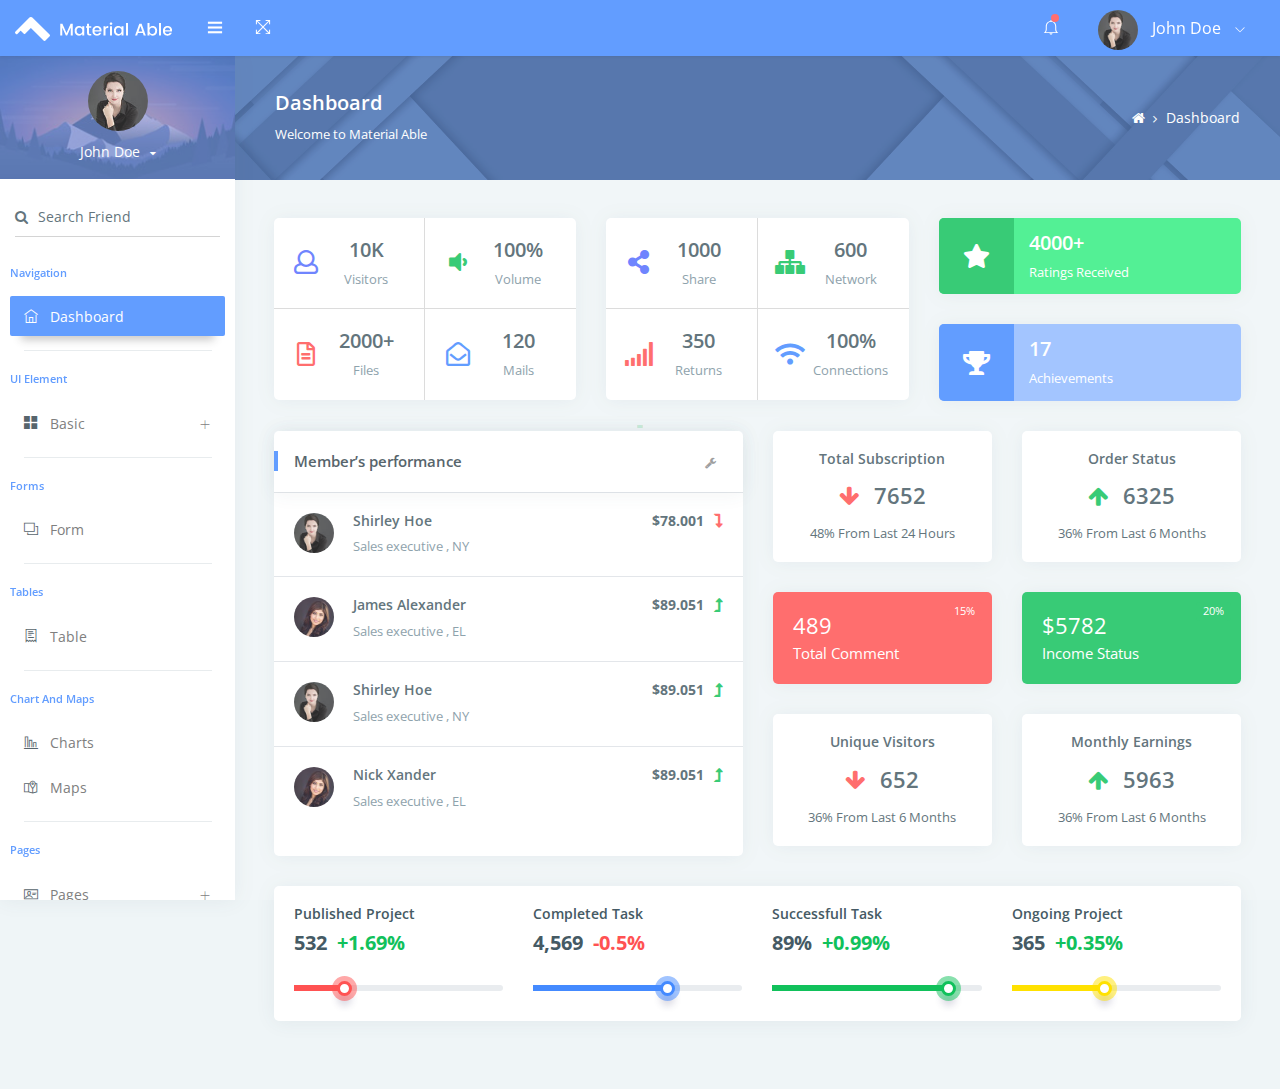
<file: app/index.html>
<!DOCTYPE html>
<html lang="en">
  <head>
    <title>Material Able bootstrap admin template by Codedthemes</title>
    <!-- HTML5 Shim and Respond.js IE10 support of HTML5 elements and media queries -->
    <!-- WARNING: Respond.js doesn't work if you view the page via file:// -->
    <!--[if lt IE 10]>
      <script src="https://oss.maxcdn.com/libs/html5shiv/3.7.0/html5shiv.js"></script>
      <script src="https://oss.maxcdn.com/libs/respond.js/1.4.2/respond.min.js"></script>
    <![endif]-->
    <!-- Meta -->
    <meta charset="utf-8" />
    <meta
      name="viewport"
      content="width=device-width, initial-scale=1.0, user-scalable=0, minimal-ui"
    />
    <meta http-equiv="X-UA-Compatible" content="IE=edge" />

    <meta
      name="keywords"
      content="bootstrap, bootstrap admin template, admin theme, admin dashboard, dashboard template, admin template, responsive"
    />
    <meta name="author" content="Codedthemes" />
    <!-- Favicon icon -->
    <link rel="icon" href="assets/images/favicon.ico" type="image/x-icon" />
    <!-- Google font-->
    <link
      href="https://fonts.googleapis.com/css?family=Open+Sans:400,600,700"
      rel="stylesheet"
    />
    <!-- waves.css -->
    <link
      rel="stylesheet"
      href="assets/pages/waves/css/waves.min.css"
      type="text/css"
      media="all"
    />
    <!-- Required Fremwork -->
    <link
      rel="stylesheet"
      type="text/css"
      href="assets/css/bootstrap/css/bootstrap.min.css"
    />
    <!-- waves.css -->
    <link
      rel="stylesheet"
      href="assets/pages/waves/css/waves.min.css"
      type="text/css"
      media="all"
    />
    <!-- themify icon -->
    <link
      rel="stylesheet"
      type="text/css"
      href="assets/icon/themify-icons/themify-icons.css"
    />
    <!-- font-awesome-n -->
    <link
      rel="stylesheet"
      type="text/css"
      href="assets/css/font-awesome-n.min.css"
    />
    <link
      rel="stylesheet"
      type="text/css"
      href="assets/css/font-awesome.min.css"
    />
    <!-- scrollbar.css -->
    <link
      rel="stylesheet"
      type="text/css"
      href="assets/css/jquery.mCustomScrollbar.css"
    />
    <!-- Style.css -->
    <link rel="stylesheet" type="text/css" href="assets/css/style.css" />
  </head>

  <body>
    <!-- Pre-loader start -->
    <div class="theme-loader">
      <div class="loader-track">
        <div class="preloader-wrapper">
          <div class="spinner-layer spinner-blue">
            <div class="circle-clipper left">
              <div class="circle"></div>
            </div>
            <div class="gap-patch">
              <div class="circle"></div>
            </div>
            <div class="circle-clipper right">
              <div class="circle"></div>
            </div>
          </div>
          <div class="spinner-layer spinner-red">
            <div class="circle-clipper left">
              <div class="circle"></div>
            </div>
            <div class="gap-patch">
              <div class="circle"></div>
            </div>
            <div class="circle-clipper right">
              <div class="circle"></div>
            </div>
          </div>

          <div class="spinner-layer spinner-yellow">
            <div class="circle-clipper left">
              <div class="circle"></div>
            </div>
            <div class="gap-patch">
              <div class="circle"></div>
            </div>
            <div class="circle-clipper right">
              <div class="circle"></div>
            </div>
          </div>

          <div class="spinner-layer spinner-green">
            <div class="circle-clipper left">
              <div class="circle"></div>
            </div>
            <div class="gap-patch">
              <div class="circle"></div>
            </div>
            <div class="circle-clipper right">
              <div class="circle"></div>
            </div>
          </div>
        </div>
      </div>
    </div>
    <!-- Pre-loader end -->
    <div id="pcoded" class="pcoded">
      <div class="pcoded-overlay-box"></div>
      <div class="pcoded-container navbar-wrapper">
        <nav class="navbar header-navbar pcoded-header">
          <div class="navbar-wrapper">
            <div class="navbar-logo">
              <a
                class="mobile-menu waves-effect waves-light"
                id="mobile-collapse"
                href="#!"
              >
                <i class="ti-menu"></i>
              </a>
              <div class="mobile-search waves-effect waves-light">
                <div class="header-search">
                  <div class="main-search morphsearch-search">
                    <div class="input-group">
                      <span class="input-group-prepend search-close"
                        ><i class="ti-close input-group-text"></i
                      ></span>
                      <input
                        type="text"
                        class="form-control"
                        placeholder="Enter Keyword"
                      />
                      <span class="input-group-append search-btn"
                        ><i class="ti-search input-group-text"></i
                      ></span>
                    </div>
                  </div>
                </div>
              </div>
              <a href="index.html">
                <img
                  class="img-fluid"
                  src="assets/images/logo.png"
                  alt="Theme-Logo"
                />
              </a>
              <a class="mobile-options waves-effect waves-light">
                <i class="ti-more"></i>
              </a>
            </div>
            <div class="navbar-container container-fluid">
              <ul class="nav-left">
                <li>
                  <div class="sidebar_toggle">
                    <a href="javascript:void(0)"><i class="ti-menu"></i></a>
                  </div>
                </li>
                <li>
                  <a
                    href="#!"
                    onclick="javascript:toggleFullScreen()"
                    class="waves-effect waves-light"
                  >
                    <i class="ti-fullscreen"></i>
                  </a>
                </li>
              </ul>
              <ul class="nav-right">
                <li class="header-notification">
                  <a href="#!" class="waves-effect waves-light">
                    <i class="ti-bell"></i>
                    <span class="badge bg-c-red"></span>
                  </a>
                  <ul class="show-notification">
                    <li>
                      <h6>Notifications</h6>
                      <label class="label label-danger">New</label>
                    </li>
                    <li class="waves-effect waves-light">
                      <div class="media">
                        <img
                          class="d-flex align-self-center img-radius"
                          src="assets/images/avatar-2.jpg"
                          alt="Generic placeholder image"
                        />
                        <div class="media-body">
                          <h5 class="notification-user">John Doe</h5>
                          <p class="notification-msg">
                            Lorem ipsum dolor sit amet, consectetuer elit.
                          </p>
                          <span class="notification-time">30 minutes ago</span>
                        </div>
                      </div>
                    </li>
                    <li class="waves-effect waves-light">
                      <div class="media">
                        <img
                          class="d-flex align-self-center img-radius"
                          src="assets/images/avatar-4.jpg"
                          alt="Generic placeholder image"
                        />
                        <div class="media-body">
                          <h5 class="notification-user">Joseph William</h5>
                          <p class="notification-msg">
                            Lorem ipsum dolor sit amet, consectetuer elit.
                          </p>
                          <span class="notification-time">30 minutes ago</span>
                        </div>
                      </div>
                    </li>
                    <li class="waves-effect waves-light">
                      <div class="media">
                        <img
                          class="d-flex align-self-center img-radius"
                          src="assets/images/avatar-3.jpg"
                          alt="Generic placeholder image"
                        />
                        <div class="media-body">
                          <h5 class="notification-user">Sara Soudein</h5>
                          <p class="notification-msg">
                            Lorem ipsum dolor sit amet, consectetuer elit.
                          </p>
                          <span class="notification-time">30 minutes ago</span>
                        </div>
                      </div>
                    </li>
                  </ul>
                </li>
                <li class="user-profile header-notification">
                  <a href="#!" class="waves-effect waves-light">
                    <img
                      src="assets/images/avatar-4.jpg"
                      class="img-radius"
                      alt="User-Profile-Image"
                    />
                    <span>John Doe</span>
                    <i class="ti-angle-down"></i>
                  </a>
                  <ul class="show-notification profile-notification">
                    <li class="waves-effect waves-light">
                      <a href="#!"> <i class="ti-settings"></i> Settings </a>
                    </li>
                    <li class="waves-effect waves-light">
                      <a href="user-profile.html">
                        <i class="ti-user"></i> Profile
                      </a>
                    </li>
                    <li class="waves-effect waves-light">
                      <a href="email-inbox.html">
                        <i class="ti-email"></i> My Messages
                      </a>
                    </li>
                    <li class="waves-effect waves-light">
                      <a href="auth-lock-screen.html">
                        <i class="ti-lock"></i> Lock Screen
                      </a>
                    </li>
                    <li class="waves-effect waves-light">
                      <a href="auth-normal-sign-in.html">
                        <i class="ti-layout-sidebar-left"></i> Logout
                      </a>
                    </li>
                  </ul>
                </li>
              </ul>
            </div>
          </div>
        </nav>

        <div class="pcoded-main-container">
          <div class="pcoded-wrapper">
            <nav class="pcoded-navbar">
              <div class="sidebar_toggle">
                <a href="#"><i class="icon-close icons"></i></a>
              </div>
              <div class="pcoded-inner-navbar main-menu">
                <div class="">
                  <div class="main-menu-header">
                    <img
                      class="img-80 img-radius"
                      src="assets/images/avatar-4.jpg"
                      alt="User-Profile-Image"
                    />
                    <div class="user-details">
                      <span id="more-details"
                        >John Doe<i class="fa fa-caret-down"></i
                      ></span>
                    </div>
                  </div>
                  <div class="main-menu-content">
                    <ul>
                      <li class="more-details">
                        <a href="user-profile.html"
                          ><i class="ti-user"></i>View Profile</a
                        >
                        <a href="#!"><i class="ti-settings"></i>Settings</a>
                        <a href="auth-normal-sign-in.html"
                          ><i class="ti-layout-sidebar-left"></i>Logout</a
                        >
                      </li>
                    </ul>
                  </div>
                </div>
                <div class="p-15 p-b-0">
                  <form class="form-material">
                    <div class="form-group form-primary">
                      <input
                        type="text"
                        name="footer-email"
                        class="form-control"
                      />
                      <span class="form-bar"></span>
                      <label class="float-label"
                        ><i class="fa fa-search m-r-10"></i>Search Friend</label
                      >
                    </div>
                  </form>
                </div>
                <div class="pcoded-navigation-label">Navigation</div>
                <ul class="pcoded-item pcoded-left-item">
                  <li class="active">
                    <a href="index.html" class="waves-effect waves-dark">
                      <span class="pcoded-micon"
                        ><i class="ti-home"></i><b>D</b></span
                      >
                      <span class="pcoded-mtext">Dashboard</span>
                      <span class="pcoded-mcaret"></span>
                    </a>
                  </li>
                </ul>
                <div class="pcoded-navigation-label">UI Element</div>
                <ul class="pcoded-item pcoded-left-item">
                  <li class="pcoded-hasmenu">
                    <a
                      href="javascript:void(0)"
                      class="waves-effect waves-dark"
                    >
                      <span class="pcoded-micon"
                        ><i class="ti-layout-grid2-alt"></i><b>BC</b></span
                      >
                      <span class="pcoded-mtext">Basic</span>
                      <span class="pcoded-mcaret"></span>
                    </a>
                    <ul class="pcoded-submenu">
                      <li class="">
                        <a
                          href="breadcrumb.html"
                          class="waves-effect waves-dark"
                        >
                          <span class="pcoded-micon"
                            ><i class="ti-angle-right"></i
                          ></span>
                          <span class="pcoded-mtext">Breadcrumbs</span>
                          <span class="pcoded-mcaret"></span>
                        </a>
                      </li>
                      <li class="">
                        <a href="button.html" class="waves-effect waves-dark">
                          <span class="pcoded-micon"
                            ><i class="ti-angle-right"></i
                          ></span>
                          <span class="pcoded-mtext">Button</span>
                          <span class="pcoded-mcaret"></span>
                        </a>
                      </li>
                      <li class="">
                        <a
                          href="accordion.html"
                          class="waves-effect waves-dark"
                        >
                          <span class="pcoded-micon"
                            ><i class="ti-angle-right"></i
                          ></span>
                          <span class="pcoded-mtext">Accordion</span>
                          <span class="pcoded-mcaret"></span>
                        </a>
                      </li>
                      <li class="">
                        <a href="tabs.html" class="waves-effect waves-dark">
                          <span class="pcoded-micon"
                            ><i class="ti-angle-right"></i
                          ></span>
                          <span class="pcoded-mtext">Tabs</span>
                          <span class="pcoded-mcaret"></span>
                        </a>
                      </li>
                      <li class="">
                        <a href="color.html" class="waves-effect waves-dark">
                          <span class="pcoded-micon"
                            ><i class="ti-angle-right"></i
                          ></span>
                          <span class="pcoded-mtext">Color</span>
                          <span class="pcoded-mcaret"></span>
                        </a>
                      </li>
                      <li class="">
                        <a
                          href="label-badge.html"
                          class="waves-effect waves-dark"
                        >
                          <span class="pcoded-micon"
                            ><i class="ti-angle-right"></i
                          ></span>
                          <span class="pcoded-mtext">Label Badge</span>
                          <span class="pcoded-mcaret"></span>
                        </a>
                      </li>
                      <li class="">
                        <a href="tooltip.html" class="waves-effect waves-dark">
                          <span class="pcoded-micon"
                            ><i class="ti-angle-right"></i
                          ></span>
                          <span class="pcoded-mtext">Tooltip And Popover</span>
                          <span class="pcoded-mcaret"></span>
                        </a>
                      </li>
                      <li class="">
                        <a
                          href="typography.html"
                          class="waves-effect waves-dark"
                        >
                          <span class="pcoded-micon"
                            ><i class="ti-angle-right"></i
                          ></span>
                          <span class="pcoded-mtext">Typography</span>
                          <span class="pcoded-mcaret"></span>
                        </a>
                      </li>
                      <li class="">
                        <a
                          href="notification.html"
                          class="waves-effect waves-dark"
                        >
                          <span class="pcoded-micon"
                            ><i class="ti-angle-right"></i
                          ></span>
                          <span class="pcoded-mtext">Notifications</span>
                          <span class="pcoded-mcaret"></span>
                        </a>
                      </li>
                    </ul>
                  </li>
                </ul>
                <div class="pcoded-navigation-label">Forms</div>
                <ul class="pcoded-item pcoded-left-item">
                  <li class="">
                    <a
                      href="form-elements-component.html"
                      class="waves-effect waves-dark"
                    >
                      <span class="pcoded-micon"
                        ><i class="ti-layers"></i><b>FC</b></span
                      >
                      <span class="pcoded-mtext">Form</span>
                      <span class="pcoded-mcaret"></span>
                    </a>
                  </li>
                </ul>
                <div class="pcoded-navigation-label">Tables</div>
                <ul class="pcoded-item pcoded-left-item">
                  <li class="">
                    <a
                      href="bs-basic-table.html"
                      class="waves-effect waves-dark"
                    >
                      <span class="pcoded-micon"
                        ><i class="ti-receipt"></i><b>B</b></span
                      >
                      <span class="pcoded-mtext">Table</span>
                      <span class="pcoded-mcaret"></span>
                    </a>
                  </li>
                </ul>
                <div class="pcoded-navigation-label">Chart And Maps</div>
                <ul class="pcoded-item pcoded-left-item">
                  <li class="">
                    <a href="chart-morris.html" class="waves-effect waves-dark">
                      <span class="pcoded-micon"
                        ><i class="ti-bar-chart-alt"></i><b>C</b></span
                      >
                      <span class="pcoded-mtext">Charts</span>
                      <span class="pcoded-mcaret"></span>
                    </a>
                  </li>
                  <li class="">
                    <a href="map-google.html" class="waves-effect waves-dark">
                      <span class="pcoded-micon"
                        ><i class="ti-map-alt"></i><b>M</b></span
                      >
                      <span class="pcoded-mtext">Maps</span>
                      <span class="pcoded-mcaret"></span>
                    </a>
                  </li>
                </ul>
                <div class="pcoded-navigation-label">Pages</div>
                <ul class="pcoded-item pcoded-left-item">
                  <li class="pcoded-hasmenu">
                    <a
                      href="javascript:void(0)"
                      class="waves-effect waves-dark"
                    >
                      <span class="pcoded-micon"
                        ><i class="ti-id-badge"></i><b>A</b></span
                      >
                      <span class="pcoded-mtext">Pages</span>
                      <span class="pcoded-mcaret"></span>
                    </a>
                    <ul class="pcoded-submenu">
                      <li class="">
                        <a
                          href="auth-normal-sign-in.html"
                          class="waves-effect waves-dark"
                        >
                          <span class="pcoded-micon"
                            ><i class="ti-angle-right"></i
                          ></span>
                          <span class="pcoded-mtext">Login</span>
                          <span class="pcoded-mcaret"></span>
                        </a>
                      </li>
                      <li class="">
                        <a
                          href="auth-sign-up.html"
                          class="waves-effect waves-dark"
                        >
                          <span class="pcoded-micon"
                            ><i class="ti-angle-right"></i
                          ></span>
                          <span class="pcoded-mtext">Registration</span>
                          <span class="pcoded-mcaret"></span>
                        </a>
                      </li>
                      <li class="">
                        <a
                          href="sample-page.html"
                          class="waves-effect waves-dark"
                        >
                          <span class="pcoded-micon"
                            ><i class="ti-layout-sidebar-left"></i
                            ><b>S</b></span
                          >
                          <span class="pcoded-mtext">Sample Page</span>
                          <span class="pcoded-mcaret"></span>
                        </a>
                      </li>
                    </ul>
                  </li>
                </ul>
              </div>
            </nav>
            <div class="pcoded-content">
              <!-- Page-header start -->
              <div class="page-header">
                <div class="page-block">
                  <div class="row align-items-center">
                    <div class="col-md-8">
                      <div class="page-header-title">
                        <h5 class="m-b-10">Dashboard</h5>
                        <p class="m-b-0">Welcome to Material Able</p>
                      </div>
                    </div>
                    <div class="col-md-4">
                      <ul class="breadcrumb">
                        <li class="breadcrumb-item">
                          <a href="index.html"> <i class="fa fa-home"></i> </a>
                        </li>
                        <li class="breadcrumb-item">
                          <a href="#!">Dashboard</a>
                        </li>
                      </ul>
                    </div>
                  </div>
                </div>
              </div>
              <!-- Page-header end -->
              <div class="pcoded-inner-content">
                <!-- Main-body start -->
                <div class="main-body">
                  <div class="page-wrapper">
                    <!-- Page-body start -->
                    <div class="page-body">
                      <div class="row">
                        <!-- Material statustic card start -->
                        <div class="col-xl-4 col-md-12">
                          <div class="card mat-stat-card">
                            <div class="card-block">
                              <div class="row align-items-center b-b-default">
                                <div class="col-sm-6 b-r-default p-b-20 p-t-20">
                                  <div
                                    class="row align-items-center text-center"
                                  >
                                    <div class="col-4 p-r-0">
                                      <i
                                        class="far fa-user text-c-purple f-24"
                                      ></i>
                                    </div>
                                    <div class="col-8 p-l-0">
                                      <h5>10K</h5>
                                      <p class="text-muted m-b-0">Visitors</p>
                                    </div>
                                  </div>
                                </div>
                                <div class="col-sm-6 p-b-20 p-t-20">
                                  <div
                                    class="row align-items-center text-center"
                                  >
                                    <div class="col-4 p-r-0">
                                      <i
                                        class="
                                          fas
                                          fa-volume-down
                                          text-c-green
                                          f-24
                                        "
                                      ></i>
                                    </div>
                                    <div class="col-8 p-l-0">
                                      <h5>100%</h5>
                                      <p class="text-muted m-b-0">Volume</p>
                                    </div>
                                  </div>
                                </div>
                              </div>
                              <div class="row align-items-center">
                                <div class="col-sm-6 p-b-20 p-t-20 b-r-default">
                                  <div
                                    class="row align-items-center text-center"
                                  >
                                    <div class="col-4 p-r-0">
                                      <i
                                        class="far fa-file-alt text-c-red f-24"
                                      ></i>
                                    </div>
                                    <div class="col-8 p-l-0">
                                      <h5>2000+</h5>
                                      <p class="text-muted m-b-0">Files</p>
                                    </div>
                                  </div>
                                </div>
                                <div class="col-sm-6 p-b-20 p-t-20">
                                  <div
                                    class="row align-items-center text-center"
                                  >
                                    <div class="col-4 p-r-0">
                                      <i
                                        class="
                                          far
                                          fa-envelope-open
                                          text-c-blue
                                          f-24
                                        "
                                      ></i>
                                    </div>
                                    <div class="col-8 p-l-0">
                                      <h5>120</h5>
                                      <p class="text-muted m-b-0">Mails</p>
                                    </div>
                                  </div>
                                </div>
                              </div>
                            </div>
                          </div>
                        </div>
                        <div class="col-xl-4 col-md-12">
                          <div class="card mat-stat-card">
                            <div class="card-block">
                              <div class="row align-items-center b-b-default">
                                <div class="col-sm-6 b-r-default p-b-20 p-t-20">
                                  <div
                                    class="row align-items-center text-center"
                                  >
                                    <div class="col-4 p-r-0">
                                      <i
                                        class="
                                          fas
                                          fa-share-alt
                                          text-c-purple
                                          f-24
                                        "
                                      ></i>
                                    </div>
                                    <div class="col-8 p-l-0">
                                      <h5>1000</h5>
                                      <p class="text-muted m-b-0">Share</p>
                                    </div>
                                  </div>
                                </div>
                                <div class="col-sm-6 p-b-20 p-t-20">
                                  <div
                                    class="row align-items-center text-center"
                                  >
                                    <div class="col-4 p-r-0">
                                      <i
                                        class="fas fa-sitemap text-c-green f-24"
                                      ></i>
                                    </div>
                                    <div class="col-8 p-l-0">
                                      <h5>600</h5>
                                      <p class="text-muted m-b-0">Network</p>
                                    </div>
                                  </div>
                                </div>
                              </div>
                              <div class="row align-items-center">
                                <div class="col-sm-6 p-b-20 p-t-20 b-r-default">
                                  <div
                                    class="row align-items-center text-center"
                                  >
                                    <div class="col-4 p-r-0">
                                      <i
                                        class="fas fa-signal text-c-red f-24"
                                      ></i>
                                    </div>
                                    <div class="col-8 p-l-0">
                                      <h5>350</h5>
                                      <p class="text-muted m-b-0">Returns</p>
                                    </div>
                                  </div>
                                </div>
                                <div class="col-sm-6 p-b-20 p-t-20">
                                  <div
                                    class="row align-items-center text-center"
                                  >
                                    <div class="col-4 p-r-0">
                                      <i
                                        class="fas fa-wifi text-c-blue f-24"
                                      ></i>
                                    </div>
                                    <div class="col-8 p-l-0">
                                      <h5>100%</h5>
                                      <p class="text-muted m-b-0">
                                        Connections
                                      </p>
                                    </div>
                                  </div>
                                </div>
                              </div>
                            </div>
                          </div>
                        </div>
                        <div class="col-xl-4 col-md-12">
                          <div class="card mat-clr-stat-card text-white green">
                            <div class="card-block">
                              <div class="row">
                                <div class="col-3 text-center bg-c-green">
                                  <i class="fas fa-star mat-icon f-24"></i>
                                </div>
                                <div class="col-9 cst-cont">
                                  <h5>4000+</h5>
                                  <p class="m-b-0">Ratings Received</p>
                                </div>
                              </div>
                            </div>
                          </div>
                          <div class="card mat-clr-stat-card text-white blue">
                            <div class="card-block">
                              <div class="row">
                                <div class="col-3 text-center bg-c-blue">
                                  <i class="fas fa-trophy mat-icon f-24"></i>
                                </div>
                                <div class="col-9 cst-cont">
                                  <h5>17</h5>
                                  <p class="m-b-0">Achievements</p>
                                </div>
                              </div>
                            </div>
                          </div>
                        </div>
                        <!-- Material statustic card end -->
                        <!-- order-visitor start -->

                        <!-- order-visitor end -->

                        <!--  sale analytics start -->
                        <div class="col-xl-6 col-md-12">
                          <div class="card table-card">
                            <div class="card-header">
                              <h5>Member’s performance</h5>
                              <div class="card-header-right">
                                <ul class="list-unstyled card-option">
                                  <li>
                                    <i
                                      class="fa fa fa-wrench open-card-option"
                                    ></i>
                                  </li>
                                  <li>
                                    <i
                                      class="fa fa-window-maximize full-card"
                                    ></i>
                                  </li>
                                  <li>
                                    <i class="fa fa-minus minimize-card"></i>
                                  </li>
                                  <li>
                                    <i class="fa fa-refresh reload-card"></i>
                                  </li>
                                  <li>
                                    <i class="fa fa-trash close-card"></i>
                                  </li>
                                </ul>
                              </div>
                            </div>
                            <div class="card-block">
                              <div class="table-responsive">
                                <table
                                  class="table table-hover m-b-0 without-header"
                                >
                                  <tbody>
                                    <tr>
                                      <td>
                                        <div
                                          class="d-inline-block align-middle"
                                        >
                                          <img
                                            src="assets/images/avatar-4.jpg"
                                            alt="user image"
                                            class="
                                              img-radius img-40
                                              align-top
                                              m-r-15
                                            "
                                          />
                                          <div class="d-inline-block">
                                            <h6>Shirley Hoe</h6>
                                            <p class="text-muted m-b-0">
                                              Sales executive , NY
                                            </p>
                                          </div>
                                        </div>
                                      </td>
                                      <td class="text-right">
                                        <h6 class="f-w-700">
                                          $78.001<i
                                            class="
                                              fas
                                              fa-level-down-alt
                                              text-c-red
                                              m-l-10
                                            "
                                          ></i>
                                        </h6>
                                      </td>
                                    </tr>
                                    <tr>
                                      <td>
                                        <div
                                          class="d-inline-block align-middle"
                                        >
                                          <img
                                            src="assets/images/avatar-2.jpg"
                                            alt="user image"
                                            class="
                                              img-radius img-40
                                              align-top
                                              m-r-15
                                            "
                                          />
                                          <div class="d-inline-block">
                                            <h6>James Alexander</h6>
                                            <p class="text-muted m-b-0">
                                              Sales executive , EL
                                            </p>
                                          </div>
                                        </div>
                                      </td>
                                      <td class="text-right">
                                        <h6 class="f-w-700">
                                          $89.051<i
                                            class="
                                              fas
                                              fa-level-up-alt
                                              text-c-green
                                              m-l-10
                                            "
                                          ></i>
                                        </h6>
                                      </td>
                                    </tr>
                                    <tr>
                                      <td>
                                        <div
                                          class="d-inline-block align-middle"
                                        >
                                          <img
                                            src="assets/images/avatar-4.jpg"
                                            alt="user image"
                                            class="
                                              img-radius img-40
                                              align-top
                                              m-r-15
                                            "
                                          />
                                          <div class="d-inline-block">
                                            <h6>Shirley Hoe</h6>
                                            <p class="text-muted m-b-0">
                                              Sales executive , NY
                                            </p>
                                          </div>
                                        </div>
                                      </td>
                                      <td class="text-right">
                                        <h6 class="f-w-700">
                                          $89.051<i
                                            class="
                                              fas
                                              fa-level-up-alt
                                              text-c-green
                                              m-l-10
                                            "
                                          ></i>
                                        </h6>
                                      </td>
                                    </tr>
                                    <tr>
                                      <td>
                                        <div
                                          class="d-inline-block align-middle"
                                        >
                                          <img
                                            src="assets/images/avatar-2.jpg"
                                            alt="user image"
                                            class="
                                              img-radius img-40
                                              align-top
                                              m-r-15
                                            "
                                          />
                                          <div class="d-inline-block">
                                            <h6>Nick Xander</h6>
                                            <p class="text-muted m-b-0">
                                              Sales executive , EL
                                            </p>
                                          </div>
                                        </div>
                                      </td>
                                      <td class="text-right">
                                        <h6 class="f-w-700">
                                          $89.051<i
                                            class="
                                              fas
                                              fa-level-up-alt
                                              text-c-green
                                              m-l-10
                                            "
                                          ></i>
                                        </h6>
                                      </td>
                                    </tr>
                                  </tbody>
                                </table>
                              </div>
                            </div>
                          </div>
                        </div>
                        <div class="col-xl-6 col-md-12">
                          <div class="row">
                            <!-- sale card start -->

                            <div class="col-md-6">
                              <div class="card text-center order-visitor-card">
                                <div class="card-block">
                                  <h6 class="m-b-0">Total Subscription</h6>
                                  <h4 class="m-t-15 m-b-15">
                                    <i
                                      class="fa fa-arrow-down m-r-15 text-c-red"
                                    ></i
                                    >7652
                                  </h4>
                                  <p class="m-b-0">48% From Last 24 Hours</p>
                                </div>
                              </div>
                            </div>
                            <div class="col-md-6">
                              <div class="card text-center order-visitor-card">
                                <div class="card-block">
                                  <h6 class="m-b-0">Order Status</h6>
                                  <h4 class="m-t-15 m-b-15">
                                    <i
                                      class="fa fa-arrow-up m-r-15 text-c-green"
                                    ></i
                                    >6325
                                  </h4>
                                  <p class="m-b-0">36% From Last 6 Months</p>
                                </div>
                              </div>
                            </div>
                            <div class="col-md-6">
                              <div class="card bg-c-red total-card">
                                <div class="card-block">
                                  <div class="text-left">
                                    <h4>489</h4>
                                    <p class="m-0">Total Comment</p>
                                  </div>
                                  <span class="label bg-c-red value-badges"
                                    >15%</span
                                  >
                                </div>
                              </div>
                            </div>
                            <div class="col-md-6">
                              <div class="card bg-c-green total-card">
                                <div class="card-block">
                                  <div class="text-left">
                                    <h4>$5782</h4>
                                    <p class="m-0">Income Status</p>
                                  </div>
                                  <span class="label bg-c-green value-badges"
                                    >20%</span
                                  >
                                </div>
                              </div>
                            </div>
                            <div class="col-md-6">
                              <div class="card text-center order-visitor-card">
                                <div class="card-block">
                                  <h6 class="m-b-0">Unique Visitors</h6>
                                  <h4 class="m-t-15 m-b-15">
                                    <i
                                      class="fa fa-arrow-down m-r-15 text-c-red"
                                    ></i
                                    >652
                                  </h4>
                                  <p class="m-b-0">36% From Last 6 Months</p>
                                </div>
                              </div>
                            </div>
                            <div class="col-md-6">
                              <div class="card text-center order-visitor-card">
                                <div class="card-block">
                                  <h6 class="m-b-0">Monthly Earnings</h6>
                                  <h4 class="m-t-15 m-b-15">
                                    <i
                                      class="fa fa-arrow-up m-r-15 text-c-green"
                                    ></i
                                    >5963
                                  </h4>
                                  <p class="m-b-0">36% From Last 6 Months</p>
                                </div>
                              </div>
                            </div>
                            <!-- sale card end -->
                          </div>
                        </div>

                        <!--  sale analytics end -->

                        <!-- Project statustic start -->
                        <div class="col-xl-12">
                          <div class="card proj-progress-card">
                            <div class="card-block">
                              <div class="row">
                                <div class="col-xl-3 col-md-6">
                                  <h6>Published Project</h6>
                                  <h5 class="m-b-30 f-w-700">
                                    532<span class="text-c-green m-l-10"
                                      >+1.69%</span
                                    >
                                  </h5>
                                  <div class="progress">
                                    <div
                                      class="progress-bar bg-c-red"
                                      style="width: 25%"
                                    ></div>
                                  </div>
                                </div>
                                <div class="col-xl-3 col-md-6">
                                  <h6>Completed Task</h6>
                                  <h5 class="m-b-30 f-w-700">
                                    4,569<span class="text-c-red m-l-10"
                                      >-0.5%</span
                                    >
                                  </h5>
                                  <div class="progress">
                                    <div
                                      class="progress-bar bg-c-blue"
                                      style="width: 65%"
                                    ></div>
                                  </div>
                                </div>
                                <div class="col-xl-3 col-md-6">
                                  <h6>Successfull Task</h6>
                                  <h5 class="m-b-30 f-w-700">
                                    89%<span class="text-c-green m-l-10"
                                      >+0.99%</span
                                    >
                                  </h5>
                                  <div class="progress">
                                    <div
                                      class="progress-bar bg-c-green"
                                      style="width: 85%"
                                    ></div>
                                  </div>
                                </div>
                                <div class="col-xl-3 col-md-6">
                                  <h6>Ongoing Project</h6>
                                  <h5 class="m-b-30 f-w-700">
                                    365<span class="text-c-green m-l-10"
                                      >+0.35%</span
                                    >
                                  </h5>
                                  <div class="progress">
                                    <div
                                      class="progress-bar bg-c-yellow"
                                      style="width: 45%"
                                    ></div>
                                  </div>
                                </div>
                              </div>
                            </div>
                          </div>
                        </div>
                        <!-- Project statustic end -->
                      </div>
                    </div>
                    <!-- Page-body end -->
                  </div>
                  <div id="styleSelector"></div>
                </div>
              </div>
            </div>
          </div>
        </div>
      </div>
    </div>
    <!-- Warning Section Starts -->
    <!-- Older IE warning message -->
    <!--[if lt IE 10]>
      <div class="ie-warning">
        <h1>Warning!!</h1>
        <p>
          You are using an outdated version of Internet Explorer, please upgrade
          <br />to any of the following web browsers to access this website.
        </p>
        <div class="iew-container">
          <ul class="iew-download">
            <li>
              <a href="http://www.google.com/chrome/">
                <img src="assets/images/browser/chrome.png" alt="Chrome" />
                <div>Chrome</div>
              </a>
            </li>
            <li>
              <a href="https://www.mozilla.org/en-US/firefox/new/">
                <img src="assets/images/browser/firefox.png" alt="Firefox" />
                <div>Firefox</div>
              </a>
            </li>
            <li>
              <a href="http://www.opera.com">
                <img src="assets/images/browser/opera.png" alt="Opera" />
                <div>Opera</div>
              </a>
            </li>
            <li>
              <a href="https://www.apple.com/safari/">
                <img src="assets/images/browser/safari.png" alt="Safari" />
                <div>Safari</div>
              </a>
            </li>
            <li>
              <a
                href="http://windows.microsoft.com/en-us/internet-explorer/download-ie"
              >
                <img src="assets/images/browser/ie.png" alt="" />
                <div>IE (9 & above)</div>
              </a>
            </li>
          </ul>
        </div>
        <p>Sorry for the inconvenience!</p>
      </div>
    <![endif]-->
    <!-- Warning Section Ends -->

    <!-- Required Jquery -->
    <script
      type="text/javascript"
      src="assets/js/jquery/jquery.min.js "
    ></script>
    <script
      type="text/javascript"
      src="assets/js/jquery-ui/jquery-ui.min.js "
    ></script>
    <script
      type="text/javascript"
      src="assets/js/popper.js/popper.min.js"
    ></script>
    <script
      type="text/javascript"
      src="assets/js/bootstrap/js/bootstrap.min.js "
    ></script>
    <!-- waves js -->
    <script src="assets/pages/waves/js/waves.min.js"></script>
    <!-- jquery slimscroll js -->
    <script
      type="text/javascript"
      src="assets/js/jquery-slimscroll/jquery.slimscroll.js"
    ></script>

    <!-- slimscroll js -->
    <script src="assets/js/jquery.mCustomScrollbar.concat.min.js "></script>

    <!-- menu js -->
    <script src="assets/js/pcoded.min.js"></script>
    <script src="assets/js/vertical/vertical-layout.min.js "></script>

    <script type="text/javascript" src="assets/js/script.js "></script>
  </body>
</html>
</file>
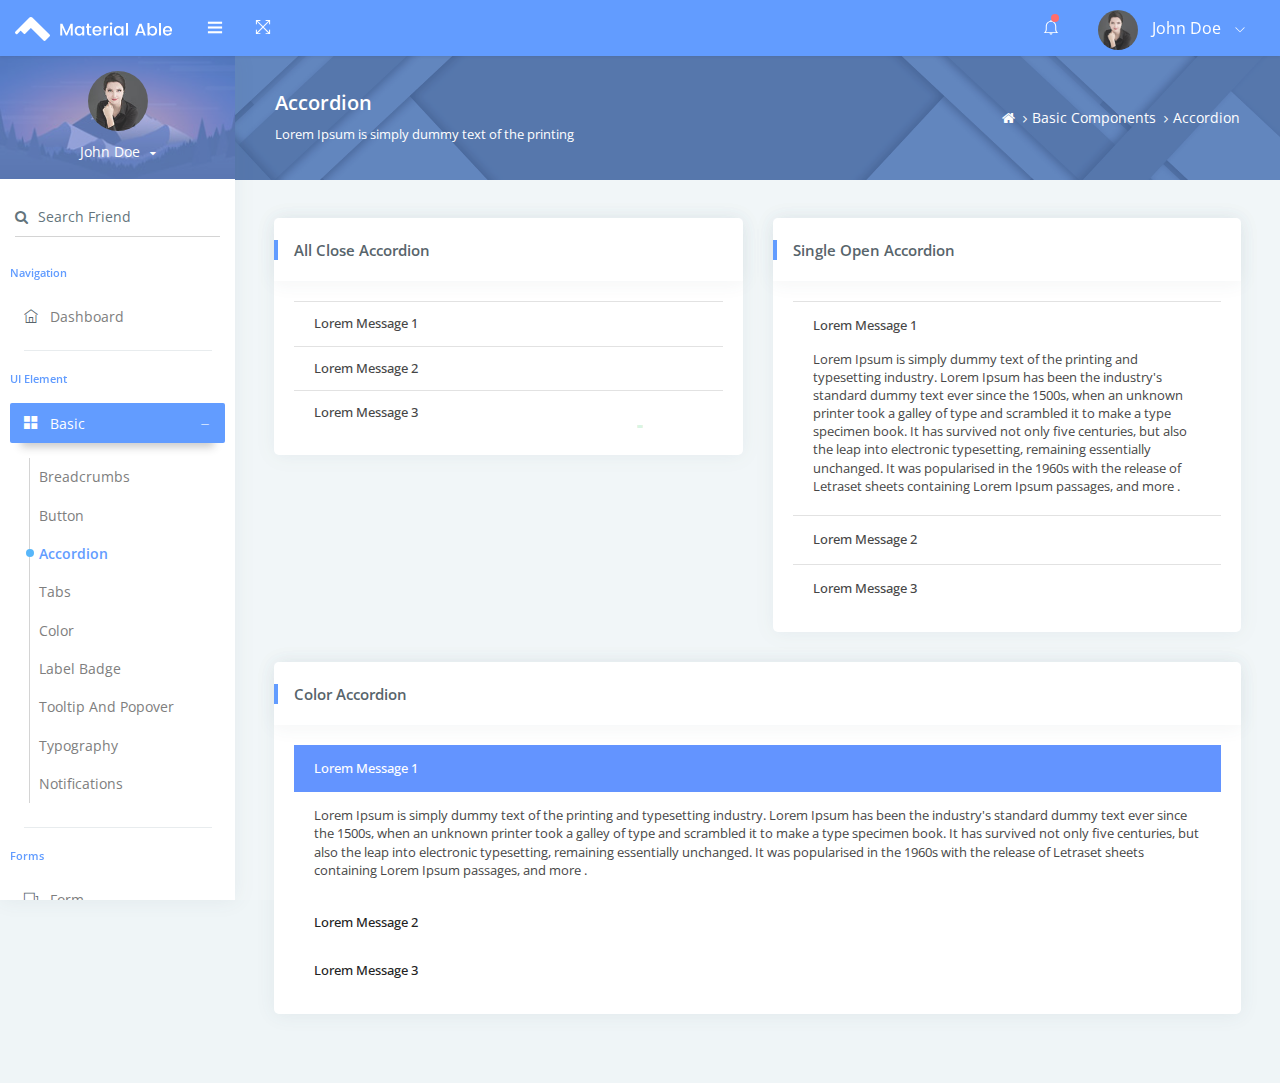
<file: app/accordion.html>
<!DOCTYPE html>
<html lang="en">

<head>
    <title>Material Able bootstrap admin template by Codedthemes</title>
    <!-- HTML5 Shim and Respond.js IE10 support of HTML5 elements and media queries -->
    <!-- WARNING: Respond.js doesn't work if you view the page via file:// -->
    <!--[if lt IE 10]>
    <script src="https://oss.maxcdn.com/libs/html5shiv/3.7.0/html5shiv.js"></script>
    <script src="https://oss.maxcdn.com/libs/respond.js/1.4.2/respond.min.js"></script>
    <![endif]-->
    <!-- Meta -->
    <meta charset="utf-8">
    <meta name="viewport" content="width=device-width, initial-scale=1.0, user-scalable=0, minimal-ui">
    <meta http-equiv="X-UA-Compatible" content="IE=edge" />

    <meta name="keywords" content="bootstrap, bootstrap admin template, admin theme, admin dashboard, dashboard template, admin template, responsive" />
    <meta name="author" content="Codedthemes" />
    <!-- Favicon icon -->
    <link rel="icon" href="assets/images/favicon.ico" type="image/x-icon">
    <link href="https://fonts.googleapis.com/css?family=Open+Sans:400,600,700" rel="stylesheet">
    <!-- Required Fremwork -->
    <link rel="stylesheet" type="text/css" href="assets/css/bootstrap/css/bootstrap.min.css">
    <!-- themify-icons line icon -->
    <link rel="stylesheet" type="text/css" href="assets/icon/themify-icons/themify-icons.css">
    <!-- ico font -->
    <link rel="stylesheet" type="text/css" href="assets/icon/icofont/css/icofont.css">
    <!-- Font Awesome -->
    <link rel="stylesheet" type="text/css" href="assets/icon/font-awesome/css/font-awesome.min.css">
    <!-- waves.css -->
    <link rel="stylesheet" href="assets/pages/waves/css/waves.min.css" type="text/css" media="all">
    <!-- Style.css -->
    <link rel="stylesheet" type="text/css" href="assets/css/style.css">
    <link rel="stylesheet" type="text/css" href="assets/css/jquery.mCustomScrollbar.css">
</head>
<body>
    <!-- Pre-loader start -->
    <div class="theme-loader">
        <div class="loader-track">
            <div class="preloader-wrapper">
                <div class="spinner-layer spinner-blue">
                    <div class="circle-clipper left">
                        <div class="circle"></div>
                    </div>
                    <div class="gap-patch">
                        <div class="circle"></div>
                    </div>
                    <div class="circle-clipper right">
                        <div class="circle"></div>
                    </div>
                </div>
                <div class="spinner-layer spinner-red">
                    <div class="circle-clipper left">
                        <div class="circle"></div>
                    </div>
                    <div class="gap-patch">
                        <div class="circle"></div>
                    </div>
                    <div class="circle-clipper right">
                        <div class="circle"></div>
                    </div>
                </div>

                <div class="spinner-layer spinner-yellow">
                    <div class="circle-clipper left">
                        <div class="circle"></div>
                    </div>
                    <div class="gap-patch">
                        <div class="circle"></div>
                    </div>
                    <div class="circle-clipper right">
                        <div class="circle"></div>
                    </div>
                </div>

                <div class="spinner-layer spinner-green">
                    <div class="circle-clipper left">
                        <div class="circle"></div>
                    </div>
                    <div class="gap-patch">
                        <div class="circle"></div>
                    </div>
                    <div class="circle-clipper right">
                        <div class="circle"></div>
                    </div>
                </div>
            </div>
        </div>
    </div>
    <!-- Pre-loader end -->
    <div id="pcoded" class="pcoded">
        <div class="pcoded-overlay-box"></div>
        <div class="pcoded-container navbar-wrapper">
            <nav class="navbar header-navbar pcoded-header">
                <div class="navbar-wrapper">
                    <div class="navbar-logo">
                        <a class="mobile-menu waves-effect waves-light" id="mobile-collapse" href="#!">
                            <i class="ti-menu"></i>
                        </a>
                        <div class="mobile-search waves-effect waves-light">
                            <div class="header-search">
                                <div class="main-search morphsearch-search">
                                    <div class="input-group">
                                        <span class="input-group-prepend search-close"><i class="ti-close input-group-text"></i></span>
                                        <input type="text" class="form-control" placeholder="Enter Keyword">
                                        <span class="input-group-append search-btn"><i class="ti-search input-group-text"></i></span>
                                    </div>
                                </div>
                            </div>
                        </div>
                        <a href="index.html">
                            <img class="img-fluid" src="assets/images/logo.png" alt="Theme-Logo" />
                        </a>
                        <a class="mobile-options waves-effect waves-light">
                            <i class="ti-more"></i>
                        </a>
                    </div>

                    <div class="navbar-container container-fluid">
                        <ul class="nav-left">
                            <li>
                                <div class="sidebar_toggle"><a href="javascript:void(0)"><i class="ti-menu"></i></a></div>
                            </li>
                            <li>
                                <a href="#!" onclick="javascript:toggleFullScreen()" class="waves-effect waves-light">
                                    <i class="ti-fullscreen"></i>
                                </a>
                            </li>
                        </ul>
                        <ul class="nav-right">
                            <li class="header-notification">
                                <a href="#!" class="waves-effect waves-light">
                                    <i class="ti-bell"></i>
                                    <span class="badge bg-c-red"></span>
                                </a>
                                <ul class="show-notification">
                                    <li>
                                        <h6>Notifications</h6>
                                        <label class="label label-danger">New</label>
                                    </li>
                                    <li class="waves-effect waves-light">
                                        <div class="media">
                                            <img class="d-flex align-self-center img-radius" src="assets/images/avatar-2.jpg" alt="Generic placeholder image">
                                            <div class="media-body">
                                                <h5 class="notification-user">John Doe</h5>
                                                <p class="notification-msg">Lorem ipsum dolor sit amet, consectetuer elit.</p>
                                                <span class="notification-time">30 minutes ago</span>
                                            </div>
                                        </div>
                                    </li>
                                    <li class="waves-effect waves-light">
                                        <div class="media">
                                            <img class="d-flex align-self-center img-radius" src="assets/images/avatar-4.jpg" alt="Generic placeholder image">
                                            <div class="media-body">
                                                <h5 class="notification-user">Joseph William</h5>
                                                <p class="notification-msg">Lorem ipsum dolor sit amet, consectetuer elit.</p>
                                                <span class="notification-time">30 minutes ago</span>
                                            </div>
                                        </div>
                                    </li>
                                    <li class="waves-effect waves-light">
                                        <div class="media">
                                            <img class="d-flex align-self-center img-radius" src="assets/images/avatar-3.jpg" alt="Generic placeholder image">
                                            <div class="media-body">
                                                <h5 class="notification-user">Sara Soudein</h5>
                                                <p class="notification-msg">Lorem ipsum dolor sit amet, consectetuer elit.</p>
                                                <span class="notification-time">30 minutes ago</span>
                                            </div>
                                        </div>
                                    </li>
                                </ul>
                            </li>
                            <li class="user-profile header-notification">
                                <a href="#!" class="waves-effect waves-light">
                                    <img src="assets/images/avatar-4.jpg" class="img-radius" alt="User-Profile-Image">
                                    <span>John Doe</span>
                                    <i class="ti-angle-down"></i>
                                </a>
                                <ul class="show-notification profile-notification">
                                    <li class="waves-effect waves-light">
                                        <a href="#!">
                                            <i class="ti-settings"></i> Settings
                                        </a>
                                    </li>
                                    <li class="waves-effect waves-light">
                                        <a href="user-profile.html">
                                            <i class="ti-user"></i> Profile
                                        </a>
                                    </li>
                                    <li class="waves-effect waves-light">
                                        <a href="email-inbox.html">
                                            <i class="ti-email"></i> My Messages
                                        </a>
                                    </li>
                                    <li class="waves-effect waves-light">
                                        <a href="auth-lock-screen.html">
                                            <i class="ti-lock"></i> Lock Screen
                                        </a>
                                    </li>
                                    <li class="waves-effect waves-light">
                                        <a href="auth-normal-sign-in.html">
                                            <i class="ti-layout-sidebar-left"></i> Logout
                                        </a>
                                    </li>
                                </ul>
                            </li>
                        </ul>
                    </div>
                </div>
            </nav>
            <div class="pcoded-main-container">
                <div class="pcoded-wrapper">
                    <nav class="pcoded-navbar">
                        <div class="sidebar_toggle"><a href="#"><i class="icon-close icons"></i></a></div>
                        <div class="pcoded-inner-navbar main-menu">
                            <div class="">
                                <div class="main-menu-header">
                                    <img class="img-80 img-radius" src="assets/images/avatar-4.jpg" alt="User-Profile-Image">
                                    <div class="user-details">
                                        <span id="more-details">John Doe<i class="fa fa-caret-down"></i></span>
                                    </div>
                                </div>
                                <div class="main-menu-content">
                                    <ul>
                                        <li class="more-details">
                                            <a href="user-profile.html"><i class="ti-user"></i>View Profile</a>
                                            <a href="#!"><i class="ti-settings"></i>Settings</a>
                                            <a href="auth-normal-sign-in.html"><i class="ti-layout-sidebar-left"></i>Logout</a>
                                        </li>
                                    </ul>
                                </div>
                            </div>
                            <div class="p-15 p-b-0">
                                <form class="form-material">
                                    <div class="form-group form-primary">
                                        <input type="text" name="footer-email" class="form-control">
                                        <span class="form-bar"></span>
                                        <label class="float-label"><i class="fa fa-search m-r-10"></i>Search Friend</label>
                                    </div>
                                </form>
                            </div>
                            <div class="pcoded-navigation-label">Navigation</div>
                            <ul class="pcoded-item pcoded-left-item">
                                <li class="">
                                    <a href="index.html" class="waves-effect waves-dark">
                                        <span class="pcoded-micon"><i class="ti-home"></i><b>D</b></span>
                                        <span class="pcoded-mtext">Dashboard</span>
                                        <span class="pcoded-mcaret"></span>
                                    </a>
                                </li>
                            </ul>
                            <div class="pcoded-navigation-label">UI Element</div>
                            <ul class="pcoded-item pcoded-left-item">
                                <li class="pcoded-hasmenu active pcoded-trigger">
                                    <a href="javascript:void(0)" class="waves-effect waves-dark">
                                        <span class="pcoded-micon"><i class="ti-layout-grid2-alt"></i><b>BC</b></span>
                                        <span class="pcoded-mtext">Basic</span>
                                        <span class="pcoded-mcaret"></span>
                                    </a>
                                    <ul class="pcoded-submenu">
                                        <li class=" ">
                                            <a href="breadcrumb.html" class="waves-effect waves-dark">
                                                <span class="pcoded-micon"><i class="ti-angle-right"></i></span>
                                                <span class="pcoded-mtext">Breadcrumbs</span>
                                                <span class="pcoded-mcaret"></span>
                                            </a>
                                        </li>
                                        <li class=" ">
                                            <a href="button.html" class="waves-effect waves-dark">
                                                <span class="pcoded-micon"><i class="ti-angle-right"></i></span>
                                                <span class="pcoded-mtext">Button</span>
                                                <span class="pcoded-mcaret"></span>
                                            </a>
                                        </li>
                                        <li class="active">
                                            <a href="accordion.html" class="waves-effect waves-dark">
                                                <span class="pcoded-micon"><i class="ti-angle-right"></i></span>
                                                <span class="pcoded-mtext">Accordion</span>
                                                <span class="pcoded-mcaret"></span>
                                            </a>
                                        </li>
                                        <li class=" ">
                                            <a href="tabs.html" class="waves-effect waves-dark">
                                                <span class="pcoded-micon"><i class="ti-angle-right"></i></span>
                                                <span class="pcoded-mtext">Tabs</span>
                                                <span class="pcoded-mcaret"></span>
                                            </a>
                                        </li>
                                        <li class=" ">
                                            <a href="color.html" class="waves-effect waves-dark">
                                                <span class="pcoded-micon"><i class="ti-angle-right"></i></span>
                                                <span class="pcoded-mtext">Color</span>
                                                <span class="pcoded-mcaret"></span>
                                            </a>
                                        </li>
                                        <li class=" ">
                                            <a href="label-badge.html" class="waves-effect waves-dark">
                                                <span class="pcoded-micon"><i class="ti-angle-right"></i></span>
                                                <span class="pcoded-mtext">Label Badge</span>
                                                <span class="pcoded-mcaret"></span>
                                            </a>
                                        </li>
                                        <li class=" ">
                                            <a href="tooltip.html" class="waves-effect waves-dark">
                                                <span class="pcoded-micon"><i class="ti-angle-right"></i></span>
                                                <span class="pcoded-mtext">Tooltip And Popover</span>
                                                <span class="pcoded-mcaret"></span>
                                            </a>
                                        </li>
                                        <li class=" ">
                                            <a href="typography.html" class="waves-effect waves-dark">
                                                <span class="pcoded-micon"><i class="ti-angle-right"></i></span>
                                                <span class="pcoded-mtext">Typography</span>
                                                <span class="pcoded-mcaret"></span>
                                            </a>
                                        </li>
                                        <li class=" ">
                                            <a href="notification.html" class="waves-effect waves-dark">
                                                <span class="pcoded-micon"><i class="ti-angle-right"></i></span>
                                                <span class="pcoded-mtext">Notifications</span>
                                                <span class="pcoded-mcaret"></span>
                                            </a>
                                        </li>
                                    </ul>
                                </li>
                            </ul>
                            <div class="pcoded-navigation-label">Forms</div>
                            <ul class="pcoded-item pcoded-left-item">
                                <li class="">
                                    <a href="form-elements-component.html" class="waves-effect waves-dark">
                                        <span class="pcoded-micon"><i class="ti-layers"></i><b>FC</b></span>
                                        <span class="pcoded-mtext">Form</span>
                                        <span class="pcoded-mcaret"></span>
                                    </a>
                                </li>
                            </ul>
                            <div class="pcoded-navigation-label">Tables</div>
                            <ul class="pcoded-item pcoded-left-item">
                                <li class="">
                                    <a href="bs-basic-table.html" class="waves-effect waves-dark">
                                        <span class="pcoded-micon"><i class="ti-receipt"></i><b>B</b></span>
                                        <span class="pcoded-mtext">Table</span>
                                        <span class="pcoded-mcaret"></span>
                                    </a>
                                </li>
                            </ul>
                            <div class="pcoded-navigation-label">Chart And Maps</div>
                            <ul class="pcoded-item pcoded-left-item">
                                <li class="">
                                    <a href="chart-morris.html" class="waves-effect waves-dark">
                                        <span class="pcoded-micon"><i class="ti-bar-chart-alt"></i><b>C</b></span>
                                        <span class="pcoded-mtext">Charts</span>
                                        <span class="pcoded-mcaret"></span>
                                    </a>
                                </li>
                                <li class="">
                                    <a href="map-google.html" class="waves-effect waves-dark">
                                        <span class="pcoded-micon"><i class="ti-map-alt"></i><b>M</b></span>
                                        <span class="pcoded-mtext">Maps</span>
                                        <span class="pcoded-mcaret"></span>
                                    </a>
                                </li>
                            </ul>
                            <div class="pcoded-navigation-label">Pages</div>
                            <ul class="pcoded-item pcoded-left-item">
                                <li class="pcoded-hasmenu ">
                                    <a href="javascript:void(0)" class="waves-effect waves-dark">
                                        <span class="pcoded-micon"><i class="ti-id-badge"></i><b>A</b></span>
                                        <span class="pcoded-mtext">Pages</span>
                                        <span class="pcoded-mcaret"></span>
                                    </a>
                                    <ul class="pcoded-submenu">
                                        <li class="">
                                            <a href="auth-normal-sign-in.html" class="waves-effect waves-dark">
                                                <span class="pcoded-micon"><i class="ti-angle-right"></i></span>
                                                <span class="pcoded-mtext">Login</span>
                                                <span class="pcoded-mcaret"></span>
                                            </a>
                                        </li>
                                        <li class="">
                                            <a href="auth-sign-up.html" class="waves-effect waves-dark">
                                                <span class="pcoded-micon"><i class="ti-angle-right"></i></span>
                                                <span class="pcoded-mtext">Registration</span>
                                                <span class="pcoded-mcaret"></span>
                                            </a>
                                        </li>
                                        <li class="">
                                            <a href="sample-page.html" class="waves-effect waves-dark">
                                                <span class="pcoded-micon"><i class="ti-layout-sidebar-left"></i><b>S</b></span>
                                                <span class="pcoded-mtext">Sample Page</span>
                                                <span class="pcoded-mcaret"></span>
                                            </a>
                                        </li>
                                    </ul>
                                </li>
                            </ul>
                        </div>
                    </nav>
                    <div class="pcoded-content">
                        <!-- Page-header start -->
                        <div class="page-header">
                            <div class="page-block">
                                <div class="row align-items-center">
                                    <div class="col-md-8">
                                        <div class="page-header-title">
                                            <h5 class="m-b-10">Accordion</h5>
                                            <p class="m-b-0">Lorem Ipsum is simply dummy text of the printing</p>
                                        </div>
                                    </div>
                                    <div class="col-md-4">
                                        <ul class="breadcrumb">
                                            <li class="breadcrumb-item">
                                                <a href="index.html"> <i class="fa fa-home"></i> </a>
                                            </li>
                                            <li class="breadcrumb-item"><a href="#!">Basic Components</a>
                                            </li>
                                            <li class="breadcrumb-item"><a href="#!">Accordion</a>
                                            </li>
                                        </ul>
                                    </div>
                                </div>
                            </div>
                        </div>
                        <!-- Page-header end -->
                        <div class="pcoded-inner-content">
                            <div class="main-body">
                                <div class="page-wrapper">

                                    <!-- Page-body start -->
                                    <div class="page-body">
                                        <!-- Row start -->
                                        <div class="row">
                                            <!-- Multiple Open Accordion start -->
                                            <div class="col-lg-6">
                                                <div class="card">
                                                    <div class="card-header">
                                                        <h5 class="card-header-text">All Close Accordion</h5>
                                                    </div>
                                                    <div class="card-block accordion-block">
                                                        <div id="accordion" role="tablist" aria-multiselectable="true">
                                                            <div class="accordion-panel">
                                                                <div class="accordion-heading" role="tab" id="headingOne">
                                                                    <h3 class="card-title accordion-title">
                                                                        <a class="accordion-msg waves-effect waves-dark" data-toggle="collapse"
                                                                        data-parent="#accordion" href="#collapseOne"
                                                                        aria-expanded="true" aria-controls="collapseOne">
                                                                        Lorem Message 1
                                                                    </a>
                                                                </h3>
                                                            </div>
                                                            <div id="collapseOne" class="panel-collapse collapse in" role="tabpanel" aria-labelledby="headingOne">
                                                                <div class="accordion-content accordion-desc">
                                                                    <p>
                                                                        Lorem Ipsum is simply dummy text of the printing and typesetting industry. Lorem Ipsum has been the industry's standard dummy text ever since the 1500s, when an unknown printer took a galley of type and scrambled it to make a type specimen book. It has
                                                                        survived not only five centuries, but also the leap into electronic typesetting, remaining essentially unchanged. It was popularised in the 1960s with the release of Letraset
                                                                        sheets containing Lorem Ipsum passages, and more recently with desktop publishing software like Aldus PageMaker including versions of Lorem Ipsum.
                                                                    </p>
                                                                </div>
                                                            </div>
                                                        </div>
                                                        <div class="accordion-panel">
                                                            <div class="accordion-heading" role="tab" id="headingTwo">
                                                                <h3 class="card-title accordion-title">
                                                                    <a class="accordion-msg waves-effect waves-dark" data-toggle="collapse"
                                                                    data-parent="#accordion" href="#collapseTwo"
                                                                    aria-expanded="false"
                                                                    aria-controls="collapseTwo">
                                                                    Lorem Message 2
                                                                </a>
                                                            </h3>
                                                        </div>
                                                        <div id="collapseTwo" class="panel-collapse collapse" role="tabpanel" aria-labelledby="headingTwo">
                                                            <div class="accordion-content accordion-desc">
                                                                <p>
                                                                    Lorem Ipsum is simply dummy text of the printing and typesetting industry. Lorem Ipsum has been the industry's standard dummy text ever since the 1500s, when an unknown printer took a galley of type and scrambled it to make a type specimen book. It has
                                                                    survived not only five centuries, but also the leap into electronic typesetting, remaining essentially unchanged. It was popularised in the 1960s with the release of Letraset
                                                                    sheets containing Lorem Ipsum passages, and more recently with desktop publishing software like Aldus PageMaker including versions of Lorem Ipsum.
                                                                </p>
                                                            </div>
                                                        </div>
                                                    </div>
                                                    <div class="accordion-panel">
                                                        <div class=" accordion-heading" role="tab" id="headingThree">
                                                            <h3 class="card-title accordion-title">
                                                                <a class="accordion-msg waves-effect waves-dark" data-toggle="collapse"
                                                                data-parent="#accordion" href="#collapseThree"
                                                                aria-expanded="false"
                                                                aria-controls="collapseThree">
                                                                Lorem Message 3
                                                            </a>
                                                        </h3>
                                                    </div>
                                                    <div id="collapseThree" class="panel-collapse collapse" role="tabpanel" aria-labelledby="headingThree">
                                                        <div class="accordion-content accordion-desc">
                                                            <p>
                                                                Lorem Ipsum is simply dummy text of the printing and typesetting industry. Lorem Ipsum has been the industry's standard dummy text ever since the 1500s, when an unknown printer took a galley of type and scrambled it to make a type specimen book. It has
                                                                survived not only five centuries, but also the leap into electronic typesetting, remaining essentially unchanged. It was popularised in the 1960s with the release of Letraset
                                                                sheets containing Lorem Ipsum passages, and more recently with desktop publishing software like Aldus PageMaker including versions of Lorem Ipsum.
                                                            </p>
                                                        </div>
                                                    </div>
                                                </div>
                                            </div>
                                        </div>
                                    </div>
                                </div>
                                <!-- Multiple Open Accordion ends -->
                                <!-- Single Open Accordion start -->
                                <div class="col-lg-6">
                                    <div class="card">
                                        <div class="card-header">
                                            <h5 class="card-header-text">Single Open Accordion</h5>
                                        </div>
                                        <div class="card-block accordion-block">
                                            <div class="accordion-box" id="single-open">
                                                <a class="accordion-msg waves-effect waves-dark">Lorem Message 1</a>
                                                <div class="accordion-desc">
                                                    <p>
                                                        Lorem Ipsum is simply dummy text of the printing and typesetting industry. Lorem Ipsum has been the industry's standard dummy text ever since the 1500s, when an unknown printer took a galley of type and scrambled it to make a type specimen book. It has
                                                        survived not only five centuries, but also the leap into electronic typesetting, remaining essentially unchanged. It was popularised in the 1960s with the release of Letraset sheets containing
                                                        Lorem Ipsum passages, and more .
                                                    </p>
                                                </div>
                                                <a class="accordion-msg waves-effect waves-dark">Lorem Message 2</a>
                                                <div class="accordion-desc">
                                                    <p>
                                                        Lorem Ipsum is simply dummy text of the printing and typesetting industry. Lorem Ipsum has been the industry's standard dummy text ever since the 1500s, when an unknown printer took a galley of type and scrambled it to make a type specimen book. It has
                                                        survived not only five centuries, but also the leap into electronic typesetting, remaining essentially unchanged. It was popularised in the 1960s with the release of Letraset sheets containing
                                                        Lorem Ipsum passages, and more .
                                                    </p>
                                                </div>
                                                <a class="accordion-msg waves-effect waves-dark">Lorem Message 3</a>
                                                <div class="accordion-desc">
                                                    <p>
                                                        Lorem Ipsum is simply dummy text of the printing and typesetting industry. Lorem Ipsum has been the industry's standard dummy text ever since the 1500s, when an unknown printer took a galley of type and scrambled it to make a type specimen book. It has
                                                        survived not only five centuries, but also the leap into electronic typesetting, remaining essentially unchanged. It was popularised in the 1960s with the release of Letraset sheets containing
                                                        Lorem Ipsum passages, and more .
                                                    </p>
                                                </div>
                                            </div>
                                        </div>
                                    </div>
                                </div>
                                <!-- Single Open Accordion ends -->
                            </div>
                            <!-- Row end -->
                            <!-- Row start -->
                            <div class="row">
                                <!-- Color Open Accordion start -->
                                <div class="col-lg-12">
                                    <div class="card">
                                        <div class="card-header">
                                            <h5 class="card-header-text">Color Accordion</h5>
                                        </div>
                                        <div class="card-block accordion-block color-accordion-block">
                                            <div class="color-accordion" id="color-accordion">
                                                <a class="accordion-msg b-none waves-effect waves-light">Lorem Message 1</a>
                                                <div class="accordion-desc">
                                                    <p>
                                                        Lorem Ipsum is simply dummy text of the printing and typesetting industry. Lorem Ipsum has been the industry's standard dummy text ever since the 1500s, when an unknown printer took a galley of type and scrambled it to make a type specimen book. It has
                                                        survived not only five centuries, but also the leap into electronic typesetting, remaining essentially unchanged. It was popularised in the 1960s with the release of Letraset sheets containing
                                                        Lorem Ipsum passages, and more .
                                                    </p>
                                                </div>
                                                <a class="accordion-msg bg-dark-primary b-none waves-effect waves-light">Lorem Message
                                                    2</a>
                                                    <div class="accordion-desc">
                                                        <p>
                                                            Lorem Ipsum is simply dummy text of the printing and typesetting industry. Lorem Ipsum has been the industry's standard dummy text ever since the 1500s, when an unknown printer took a galley of type and scrambled it to make a type specimen book. It has
                                                            survived not only five centuries, but also the leap into electronic typesetting, remaining essentially unchanged. It was popularised in the 1960s with the release of Letraset sheets containing
                                                            Lorem Ipsum passages, and more .
                                                        </p>
                                                    </div>
                                                    <a class="accordion-msg bg-darkest-primary b-none waves-effect waves-light">Lorem Message
                                                        3</a>
                                                        <div class="accordion-desc">
                                                            <p>
                                                                Lorem Ipsum is simply dummy text of the printing and typesetting industry. Lorem Ipsum has been the industry's standard dummy text ever since the 1500s, when an unknown printer took a galley of type and scrambled it to make a type specimen book. It has
                                                                survived not only five centuries, but also the leap into electronic typesetting, remaining essentially unchanged. It was popularised in the 1960s with the release of Letraset sheets containing
                                                                Lorem Ipsum passages, and more .
                                                            </p>
                                                        </div>
                                                    </div>
                                                </div>
                                            </div>
                                        </div>
                                        <!-- Color Open Accordion ends -->
                                    </div>
                                    <!-- Row end -->
                                </div>
                                <!-- Page-body end -->
                            </div>
                        </div>
                        <div id="styleSelector">

                        </div>
                    </div>
                </div>
            </div>
        </div>
    </div>
</div>


<!-- Main-body end -->
<!-- Warning Section Starts -->
<!-- Older IE warning message -->
    <!--[if lt IE 10]>
<div class="ie-warning">
    <h1>Warning!!</h1>
    <p>You are using an outdated version of Internet Explorer, please upgrade <br/>to any of the following web browsers
        to access this website.</p>
    <div class="iew-container">
        <ul class="iew-download">
            <li>
                <a href="http://www.google.com/chrome/">
                    <img src="assets/images/browser/chrome.png" alt="Chrome">
                    <div>Chrome</div>
                </a>
            </li>
            <li>
                <a href="https://www.mozilla.org/en-US/firefox/new/">
                    <img src="assets/images/browser/firefox.png" alt="Firefox">
                    <div>Firefox</div>
                </a>
            </li>
            <li>
                <a href="http://www.opera.com">
                    <img src="assets/images/browser/opera.png" alt="Opera">
                    <div>Opera</div>
                </a>
            </li>
            <li>
                <a href="https://www.apple.com/safari/">
                    <img src="assets/images/browser/safari.png" alt="Safari">
                    <div>Safari</div>
                </a>
            </li>
            <li>
                <a href="http://windows.microsoft.com/en-us/internet-explorer/download-ie">
                    <img src="assets/images/browser/ie.png" alt="">
                    <div>IE (9 & above)</div>
                </a>
            </li>
        </ul>
    </div>
    <p>Sorry for the inconvenience!</p>
</div>
<![endif]-->
<!-- Warning Section Ends -->
<!-- Warning Section Starts -->
<!-- Older IE warning message -->
    <!--[if lt IE 10]>
<div class="ie-warning">
    <h1>Warning!!</h1>
    <p>You are using an outdated version of Internet Explorer, please upgrade <br/>to any of the following web browsers
        to access this website.</p>
    <div class="iew-container">
        <ul class="iew-download">
            <li>
                <a href="http://www.google.com/chrome/">
                    <img src="assets/images/browser/chrome.png" alt="Chrome">
                    <div>Chrome</div>
                </a>
            </li>
            <li>
                <a href="https://www.mozilla.org/en-US/firefox/new/">
                    <img src="assets/images/browser/firefox.png" alt="Firefox">
                    <div>Firefox</div>
                </a>
            </li>
            <li>
                <a href="http://www.opera.com">
                    <img src="assets/images/browser/opera.png" alt="Opera">
                    <div>Opera</div>
                </a>
            </li>
            <li>
                <a href="https://www.apple.com/safari/">
                    <img src="assets/images/browser/safari.png" alt="Safari">
                    <div>Safari</div>
                </a>
            </li>
            <li>
                <a href="http://windows.microsoft.com/en-us/internet-explorer/download-ie">
                    <img src="assets/images/browser/ie.png" alt="">
                    <div>IE (9 & above)</div>
                </a>
            </li>
        </ul>
    </div>
    <p>Sorry for the inconvenience!</p>
</div>
<![endif]-->
<!-- Warning Section Ends -->
<!-- Required Jquery -->
<script type="text/javascript" src="assets/js/jquery/jquery.min.js "></script>
<script type="text/javascript" src="assets/js/jquery-ui/jquery-ui.min.js "></script>
<script type="text/javascript" src="assets/js/popper.js/popper.min.js"></script>
<script type="text/javascript" src="assets/js/bootstrap/js/bootstrap.min.js "></script>
<!-- waves js -->
<script src="assets/pages/waves/js/waves.min.js"></script>
<!-- jquery slimscroll js -->
<script type="text/javascript" src="assets/js/jquery-slimscroll/jquery.slimscroll.js"></script>

<!-- Accordion js -->
<script type="text/javascript" src="assets/pages/accordion/accordion.js"></script>
<!-- Custom js -->
<script src="assets/js/pcoded.min.js"></script>
<script src="assets/js/vertical/vertical-layout.min.js"></script>
<script src="assets/js/jquery.mCustomScrollbar.concat.min.js"></script>
<script type="text/javascript" src="assets/js/script.js"></script>
</body>

</html>
</file>
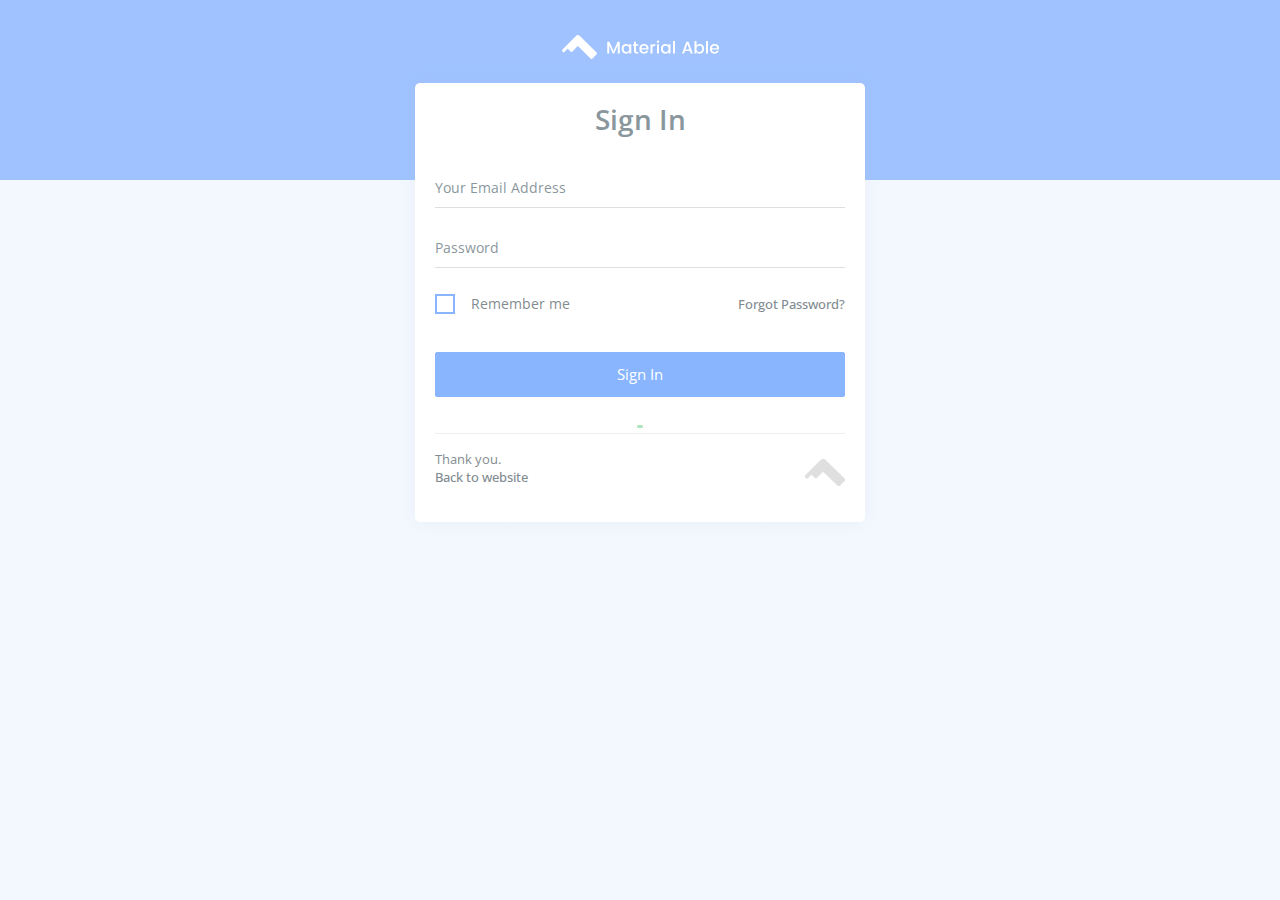
<file: app/auth-normal-sign-in.html>
<!DOCTYPE html>
<html lang="en">
  <head>
    <title>Material Able bootstrap admin template by Codedthemes</title>
    <!-- HTML5 Shim and Respond.js IE10 support of HTML5 elements and media queries -->
    <!-- WARNING: Respond.js doesn't work if you view the page via file:// -->
    <!--[if lt IE 10]>
      <script src="https://oss.maxcdn.com/libs/html5shiv/3.7.0/html5shiv.js"></script>
      <script src="https://oss.maxcdn.com/libs/respond.js/1.4.2/respond.min.js"></script>
    <![endif]-->
    <!-- Meta -->
    <meta charset="utf-8" />
    <meta
      name="viewport"
      content="width=device-width, initial-scale=1.0, user-scalable=0, minimal-ui"
    />
    <meta http-equiv="X-UA-Compatible" content="IE=edge" />

    <meta
      name="keywords"
      content="bootstrap, bootstrap admin template, admin theme, admin dashboard, dashboard template, admin template, responsive"
    />
    <meta name="author" content="Codedthemes" />
    <!-- Favicon icon -->

    <link rel="icon" href="assets/images/favicon.ico" type="image/x-icon" />
    <!-- Google font-->
    <link
      href="https://fonts.googleapis.com/css?family=Open+Sans:400,600,700"
      rel="stylesheet"
    />
    <!-- Required Fremwork -->
    <link
      rel="stylesheet"
      type="text/css"
      href="assets/css/bootstrap/css/bootstrap.min.css"
    />
    <!-- waves.css -->
    <link
      rel="stylesheet"
      href="assets/pages/waves/css/waves.min.css"
      type="text/css"
      media="all"
    />
    <!-- themify-icons line icon -->
    <link
      rel="stylesheet"
      type="text/css"
      href="assets/icon/themify-icons/themify-icons.css"
    />
    <!-- ico font -->
    <link
      rel="stylesheet"
      type="text/css"
      href="assets/icon/icofont/css/icofont.css"
    />
    <!-- Font Awesome -->
    <link
      rel="stylesheet"
      type="text/css"
      href="assets/icon/font-awesome/css/font-awesome.min.css"
    />
    <!-- Style.css -->
    <link rel="stylesheet" type="text/css" href="assets/css/style.css" />
  </head>

  <body themebg-pattern="theme1">
    <!-- Pre-loader start -->
    <div class="theme-loader">
      <div class="loader-track">
        <div class="preloader-wrapper">
          <div class="spinner-layer spinner-blue">
            <div class="circle-clipper left">
              <div class="circle"></div>
            </div>
            <div class="gap-patch">
              <div class="circle"></div>
            </div>
            <div class="circle-clipper right">
              <div class="circle"></div>
            </div>
          </div>
          <div class="spinner-layer spinner-red">
            <div class="circle-clipper left">
              <div class="circle"></div>
            </div>
            <div class="gap-patch">
              <div class="circle"></div>
            </div>
            <div class="circle-clipper right">
              <div class="circle"></div>
            </div>
          </div>

          <div class="spinner-layer spinner-yellow">
            <div class="circle-clipper left">
              <div class="circle"></div>
            </div>
            <div class="gap-patch">
              <div class="circle"></div>
            </div>
            <div class="circle-clipper right">
              <div class="circle"></div>
            </div>
          </div>

          <div class="spinner-layer spinner-green">
            <div class="circle-clipper left">
              <div class="circle"></div>
            </div>
            <div class="gap-patch">
              <div class="circle"></div>
            </div>
            <div class="circle-clipper right">
              <div class="circle"></div>
            </div>
          </div>
        </div>
      </div>
    </div>
    <!-- Pre-loader end -->

    <section class="login-block">
      <!-- Container-fluid starts -->
      <div class="container">
        <div class="row">
          <div class="col-sm-12">
            <!-- Authentication card start -->

            <form class="md-float-material form-material">
              <div class="text-center">
                <img src="assets/images/logo.png" alt="logo.png" />
              </div>
              <div class="auth-box card">
                <div class="card-block">
                  <div class="row m-b-20">
                    <div class="col-md-12">
                      <h3 class="text-center">Sign In</h3>
                    </div>
                  </div>
                  <div class="form-group form-primary">
                    <input type="text" name="email" class="form-control" />
                    <span class="form-bar"></span>
                    <label class="float-label">Your Email Address</label>
                  </div>
                  <div class="form-group form-primary">
                    <input
                      type="password"
                      name="password"
                      class="form-control"
                    />
                    <span class="form-bar"></span>
                    <label class="float-label">Password</label>
                  </div>
                  <div class="row m-t-25 text-left">
                    <div class="col-12">
                      <div class="checkbox-fade fade-in-primary d-">
                        <label>
                          <input type="checkbox" value="" />
                          <span class="cr"
                            ><i
                              class="
                                cr-icon
                                icofont icofont-ui-check
                                txt-primary
                              "
                            ></i
                          ></span>
                          <span class="text-inverse">Remember me</span>
                        </label>
                      </div>
                      <div class="forgot-phone text-right f-right">
                        <a
                          href="auth-reset-password.html"
                          class="text-right f-w-600"
                        >
                          Forgot Password?</a
                        >
                      </div>
                    </div>
                  </div>
                  <div class="row m-t-30">
                    <div class="col-md-12">
                      <button
                        type="button"
                        class="
                          btn btn-primary btn-md btn-block
                          waves-effect waves-light
                          text-center
                          m-b-20
                        "
                      >
                        Sign in
                      </button>
                    </div>
                  </div>
                  <hr />
                  <div class="row">
                    <div class="col-md-10">
                      <p class="text-inverse text-left m-b-0">Thank you.</p>
                      <p class="text-inverse text-left">
                        <a href="index.html"><b>Back to website</b></a>
                      </p>
                    </div>
                    <div class="col-md-2">
                      <img
                        src="assets/images/auth/Logo-small-bottom.png"
                        alt="small-logo.png"
                      />
                    </div>
                  </div>
                </div>
              </div>
            </form>
            <!-- end of form -->
          </div>
          <!-- end of col-sm-12 -->
        </div>
        <!-- end of row -->
      </div>
      <!-- end of container-fluid -->
    </section>

    <!-- Required Jquery -->
    <script
      type="text/javascript"
      src="assets/js/jquery/jquery.min.js "
    ></script>
    <script
      type="text/javascript"
      src="assets/js/jquery-ui/jquery-ui.min.js "
    ></script>
    <script
      type="text/javascript"
      src="assets/js/popper.js/popper.min.js"
    ></script>
    <script
      type="text/javascript"
      src="assets/js/bootstrap/js/bootstrap.min.js "
    ></script>
    <!-- waves js -->
    <script src="assets/pages/waves/js/waves.min.js"></script>
    <!-- jquery slimscroll js -->
    <script
      type="text/javascript"
      src="assets/js/jquery-slimscroll/jquery.slimscroll.js"
    ></script>
    <script type="text/javascript" src="assets/js/common-pages.js"></script>
  </body>
</html>
</file>
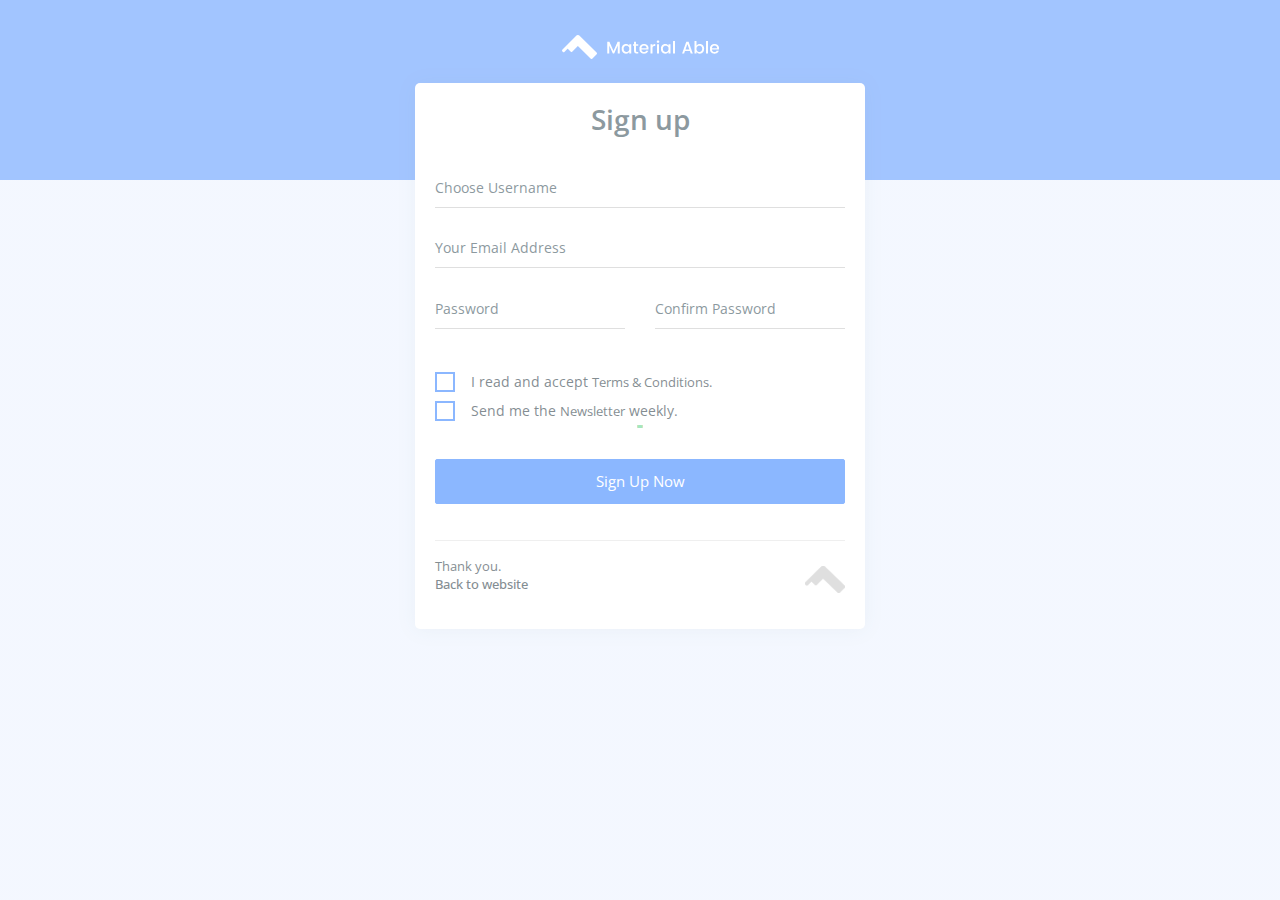
<file: app/auth-sign-up.html>
<!DOCTYPE html>
<html lang="en">

<head>
    <title>Material Able bootstrap admin template by Codedthemes</title>
    <!-- HTML5 Shim and Respond.js IE10 support of HTML5 elements and media queries -->
    <!-- WARNING: Respond.js doesn't work if you view the page via file:// -->
    <!--[if lt IE 10]>
      <script src="https://oss.maxcdn.com/libs/html5shiv/3.7.0/html5shiv.js"></script>
      <script src="https://oss.maxcdn.com/libs/respond.js/1.4.2/respond.min.js"></script>
      <![endif]-->
      <!-- Meta -->
      <meta charset="utf-8">
      <meta name="viewport" content="width=device-width, initial-scale=1.0, user-scalable=0, minimal-ui">
      <meta http-equiv="X-UA-Compatible" content="IE=edge" />

      <meta name="keywords" content="bootstrap, bootstrap admin template, admin theme, admin dashboard, dashboard template, admin template, responsive" />
      <meta name="author" content="Codedthemes" />
      <!-- Favicon icon -->

      <link rel="icon" href="assets/images/favicon.ico" type="image/x-icon">
      <!-- Google font-->
      <link href="https://fonts.googleapis.com/css?family=Open+Sans:400,600,700" rel="stylesheet">
      <!-- Required Fremwork -->
      <link rel="stylesheet" type="text/css" href="assets/css/bootstrap/css/bootstrap.min.css">
      <!-- waves.css -->
      <link rel="stylesheet" href="assets/pages/waves/css/waves.min.css" type="text/css" media="all">
      <!-- themify-icons line icon -->
      <link rel="stylesheet" type="text/css" href="assets/icon/themify-icons/themify-icons.css">
      <!-- ico font -->
      <link rel="stylesheet" type="text/css" href="assets/icon/icofont/css/icofont.css">
      <!-- Font Awesome -->
      <link rel="stylesheet" type="text/css" href="assets/icon/font-awesome/css/font-awesome.min.css">
      <!-- Style.css -->
      <link rel="stylesheet" type="text/css" href="assets/css/style.css">
  </head>

  <body themebg-pattern="theme1">
  <!-- Pre-loader start -->
  <div class="theme-loader">
      <div class="loader-track">
          <div class="preloader-wrapper">
              <div class="spinner-layer spinner-blue">
                  <div class="circle-clipper left">
                      <div class="circle"></div>
                  </div>
                  <div class="gap-patch">
                      <div class="circle"></div>
                  </div>
                  <div class="circle-clipper right">
                      <div class="circle"></div>
                  </div>
              </div>
              <div class="spinner-layer spinner-red">
                  <div class="circle-clipper left">
                      <div class="circle"></div>
                  </div>
                  <div class="gap-patch">
                      <div class="circle"></div>
                  </div>
                  <div class="circle-clipper right">
                      <div class="circle"></div>
                  </div>
              </div>

              <div class="spinner-layer spinner-yellow">
                  <div class="circle-clipper left">
                      <div class="circle"></div>
                  </div>
                  <div class="gap-patch">
                      <div class="circle"></div>
                  </div>
                  <div class="circle-clipper right">
                      <div class="circle"></div>
                  </div>
              </div>

              <div class="spinner-layer spinner-green">
                  <div class="circle-clipper left">
                      <div class="circle"></div>
                  </div>
                  <div class="gap-patch">
                      <div class="circle"></div>
                  </div>
                  <div class="circle-clipper right">
                      <div class="circle"></div>
                  </div>
              </div>
          </div>
      </div>
  </div>
  <!-- Pre-loader end -->
  <section class="login-block">
        <!-- Container-fluid starts -->
        <div class="container-fluid">
            <div class="row">
                <div class="col-sm-12">
                    <form class="md-float-material form-material">
                        <div class="text-center">
                            <img src="assets/images/logo.png" alt="logo.png">
                        </div>
                        <div class="auth-box card">
                            <div class="card-block">
                                <div class="row m-b-20">
                                    <div class="col-md-12">
                                        <h3 class="text-center txt-primary">Sign up</h3>
                                    </div>
                                </div>
                                <div class="form-group form-primary">
                                    <input type="text" name="user-name" class="form-control">
                                    <span class="form-bar"></span>
                                    <label class="float-label">Choose Username</label>
                                </div>
                                <div class="form-group form-primary">
                                    <input type="text" name="email" class="form-control">
                                    <span class="form-bar"></span>
                                    <label class="float-label">Your Email Address</label>
                                </div>
                                <div class="row">
                                    <div class="col-sm-6">
                                        <div class="form-group form-primary">
                                            <input type="password" name="password" class="form-control">
                                            <span class="form-bar"></span>
                                            <label class="float-label">Password</label>
                                        </div>
                                    </div>
                                    <div class="col-sm-6">
                                        <div class="form-group form-primary">
                                            <input type="password" name="confirm-password" class="form-control">
                                            <span class="form-bar"></span>
                                            <label class="float-label">Confirm Password</label>
                                        </div>
                                    </div>
                                </div>
                                <div class="row m-t-25 text-left">
                                    <div class="col-md-12">
                                        <div class="checkbox-fade fade-in-primary">
                                            <label>
                                                <input type="checkbox" value="">
                                                <span class="cr"><i class="cr-icon icofont icofont-ui-check txt-primary"></i></span>
                                                <span class="text-inverse">I read and accept <a href="#">Terms &amp; Conditions.</a></span>
                                            </label>
                                        </div>
                                    </div>
                                    <div class="col-md-12">
                                        <div class="checkbox-fade fade-in-primary">
                                            <label>
                                                <input type="checkbox" value="">
                                                <span class="cr"><i class="cr-icon icofont icofont-ui-check txt-primary"></i></span>
                                                <span class="text-inverse">Send me the <a href="#!">Newsletter</a> weekly.</span>
                                            </label>
                                        </div>
                                    </div>
                                </div>
                                <div class="row m-t-30">
                                    <div class="col-md-12">
                                        <button type="button" class="btn btn-primary btn-md btn-block waves-effect text-center m-b-20">Sign up now</button>
                                    </div>
                                </div>
                                <hr/>
                                <div class="row">
                                    <div class="col-md-10">
                                        <p class="text-inverse text-left m-b-0">Thank you.</p>
                                        <p class="text-inverse text-left"><a href="index.html"><b>Back to website</b></a></p>
                                    </div>
                                    <div class="col-md-2">
                                        <img src="assets/images/auth/Logo-small-bottom.png" alt="small-logo.png">
                                    </div>
                                </div>
                            </div>
                        </div>
                    </form>
                </div>
                <!-- end of col-sm-12 -->
            </div>
            <!-- end of row -->
        </div>
        <!-- end of container-fluid -->
    </section>
    <!-- Warning Section Starts -->
    <!-- Older IE warning message -->
    <!--[if lt IE 10]>
<div class="ie-warning">
    <h1>Warning!!</h1>
    <p>You are using an outdated version of Internet Explorer, please upgrade <br/>to any of the following web browsers to access this website.</p>
    <div class="iew-container">
        <ul class="iew-download">
            <li>
                <a href="http://www.google.com/chrome/">
                    <img src="assets/images/browser/chrome.png" alt="Chrome">
                    <div>Chrome</div>
                </a>
            </li>
            <li>
                <a href="https://www.mozilla.org/en-US/firefox/new/">
                    <img src="assets/images/browser/firefox.png" alt="Firefox">
                    <div>Firefox</div>
                </a>
            </li>
            <li>
                <a href="http://www.opera.com">
                    <img src="assets/images/browser/opera.png" alt="Opera">
                    <div>Opera</div>
                </a>
            </li>
            <li>
                <a href="https://www.apple.com/safari/">
                    <img src="assets/images/browser/safari.png" alt="Safari">
                    <div>Safari</div>
                </a>
            </li>
            <li>
                <a href="http://windows.microsoft.com/en-us/internet-explorer/download-ie">
                    <img src="assets/images/browser/ie.png" alt="">
                    <div>IE (9 & above)</div>
                </a>
            </li>
        </ul>
    </div>
    <p>Sorry for the inconvenience!</p>
</div>
<![endif]-->
<!-- Warning Section Ends -->
<!-- Required Jquery -->
<script type="text/javascript" src="assets/js/jquery/jquery.min.js "></script>
<script type="text/javascript" src="assets/js/jquery-ui/jquery-ui.min.js "></script>
<script type="text/javascript" src="assets/js/popper.js/popper.min.js"></script>
<script type="text/javascript" src="assets/js/bootstrap/js/bootstrap.min.js "></script>
<!-- waves js -->
<script src="assets/pages/waves/js/waves.min.js"></script>
<!-- jquery slimscroll js -->
<script type="text/javascript" src="assets/js/jquery-slimscroll/jquery.slimscroll.js"></script>
<script type="text/javascript" src="assets/js/common-pages.js"></script>
</body>

</html>
</file>
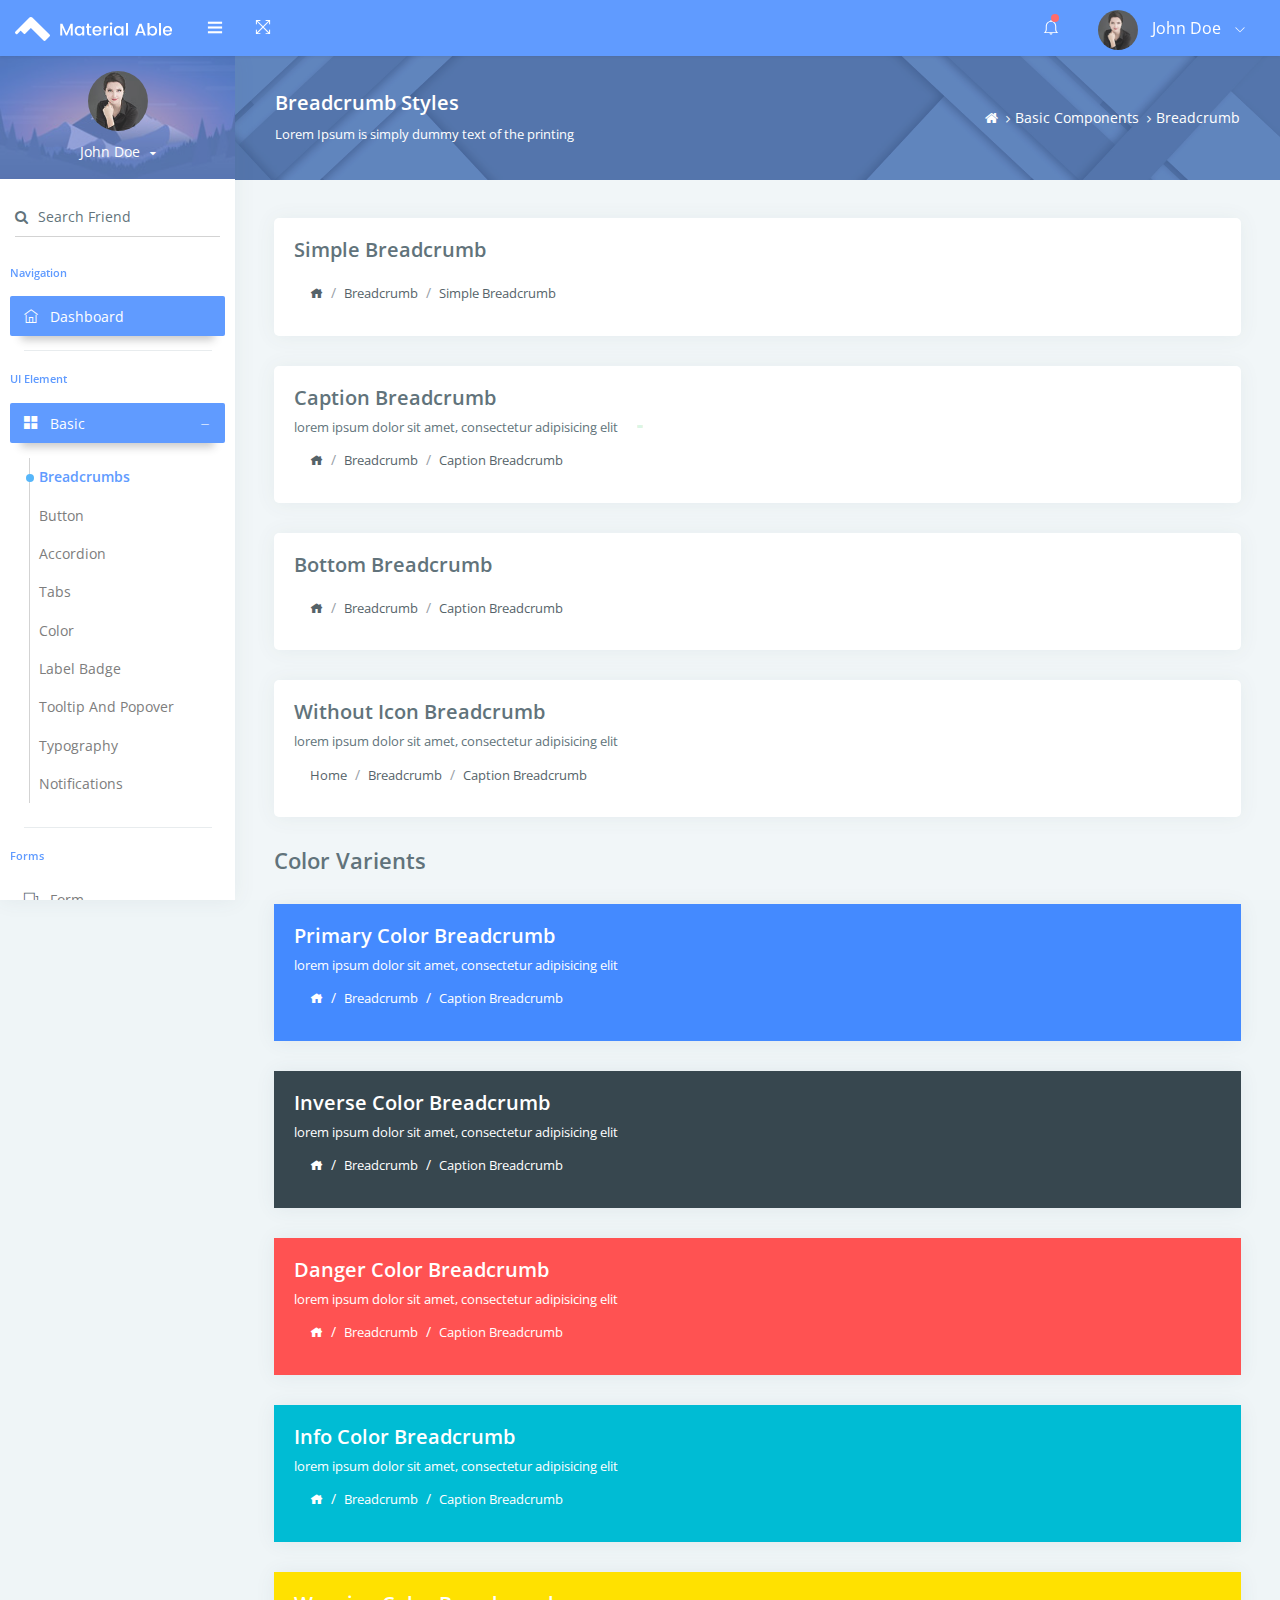
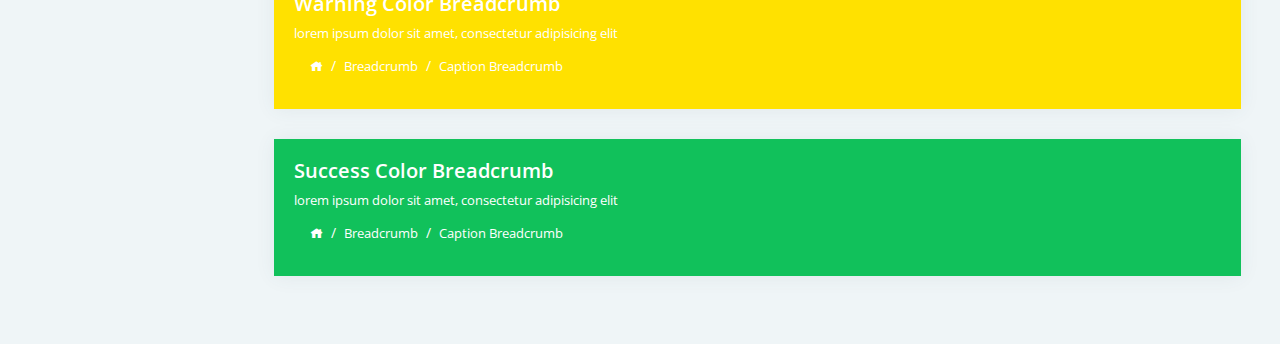
<file: app/breadcrumb.html>
<!DOCTYPE html>
<html lang="en">

<head>
    <title>Material Able bootstrap admin template by Codedthemes</title>
    <!-- HTML5 Shim and Respond.js IE10 support of HTML5 elements and media queries -->
    <!-- WARNING: Respond.js doesn't work if you view the page via file:// -->
    <!--[if lt IE 10]>
      <script src="https://oss.maxcdn.com/libs/html5shiv/3.7.0/html5shiv.js"></script>
      <script src="https://oss.maxcdn.com/libs/respond.js/1.4.2/respond.min.js"></script>
      <![endif]-->
      <!-- Meta -->
      <meta charset="utf-8">
      <meta name="viewport" content="width=device-width, initial-scale=1.0, user-scalable=0, minimal-ui">
      <meta http-equiv="X-UA-Compatible" content="IE=edge" />

      <meta name="keywords" content="bootstrap, bootstrap admin template, admin theme, admin dashboard, dashboard template, admin template, responsive" />
      <meta name="author" content="Codedthemes" />
      <!-- Favicon icon -->
      <link rel="icon" href="assets/images/favicon.ico" type="image/x-icon">
      <link href="https://fonts.googleapis.com/css?family=Open+Sans:400,600,700" rel="stylesheet">
      <!-- Required Fremwork -->
      <link rel="stylesheet" type="text/css" href="assets/css/bootstrap/css/bootstrap.min.css">
      <!-- waves.css -->
      <link rel="stylesheet" href="assets/pages/waves/css/waves.min.css" type="text/css" media="all">
      <!-- themify-icons line icon -->
      <link rel="stylesheet" type="text/css" href="assets/icon/themify-icons/themify-icons.css">
      <!-- ico font -->
      <link rel="stylesheet" type="text/css" href="assets/icon/icofont/css/icofont.css">
      <!-- Font Awesome -->
      <link rel="stylesheet" type="text/css" href="assets/icon/font-awesome/css/font-awesome.min.css">
      <!-- Style.css -->
      <link rel="stylesheet" type="text/css" href="assets/css/style.css">
      <link rel="stylesheet" type="text/css" href="assets/css/jquery.mCustomScrollbar.css">
  </head>
  <body>
    <!-- Pre-loader start -->
    <div class="theme-loader">
        <div class="loader-track">
            <div class="preloader-wrapper">
                <div class="spinner-layer spinner-blue">
                    <div class="circle-clipper left">
                        <div class="circle"></div>
                    </div>
                    <div class="gap-patch">
                        <div class="circle"></div>
                    </div>
                    <div class="circle-clipper right">
                        <div class="circle"></div>
                    </div>
                </div>
                <div class="spinner-layer spinner-red">
                    <div class="circle-clipper left">
                        <div class="circle"></div>
                    </div>
                    <div class="gap-patch">
                        <div class="circle"></div>
                    </div>
                    <div class="circle-clipper right">
                        <div class="circle"></div>
                    </div>
                </div>

                <div class="spinner-layer spinner-yellow">
                    <div class="circle-clipper left">
                        <div class="circle"></div>
                    </div>
                    <div class="gap-patch">
                        <div class="circle"></div>
                    </div>
                    <div class="circle-clipper right">
                        <div class="circle"></div>
                    </div>
                </div>

                <div class="spinner-layer spinner-green">
                    <div class="circle-clipper left">
                        <div class="circle"></div>
                    </div>
                    <div class="gap-patch">
                        <div class="circle"></div>
                    </div>
                    <div class="circle-clipper right">
                        <div class="circle"></div>
                    </div>
                </div>
            </div>
        </div>
    </div>
    <!-- Pre-loader end -->
    <div id="pcoded" class="pcoded">
        <div class="pcoded-overlay-box"></div>
        <div class="pcoded-container navbar-wrapper">
            <nav class="navbar header-navbar pcoded-header">
                <div class="navbar-wrapper">
                    <div class="navbar-logo">
                        <a class="mobile-menu waves-effect waves-light" id="mobile-collapse" href="#!">
                            <i class="ti-menu"></i>
                        </a>
                        <div class="mobile-search waves-effect waves-light">
                            <div class="header-search">
                                <div class="main-search morphsearch-search">
                                    <div class="input-group">
                                        <span class="input-group-prepend search-close"><i class="ti-close input-group-text"></i></span>
                                        <input type="text" class="form-control" placeholder="Enter Keyword">
                                        <span class="input-group-append search-btn"><i class="ti-search input-group-text"></i></span>
                                    </div>
                                </div>
                            </div>
                        </div>
                        <a href="index.html">
                            <img class="img-fluid" src="assets/images/logo.png" alt="Theme-Logo" />
                        </a>
                        <a class="mobile-options waves-effect waves-light">
                            <i class="ti-more"></i>
                        </a>
                    </div>
                    <div class="navbar-container container-fluid">
                        <ul class="nav-left">
                            <li>
                                <div class="sidebar_toggle"><a href="javascript:void(0)"><i class="ti-menu"></i></a></div>
                            </li>
                            <li>
                                <a href="#!" onclick="javascript:toggleFullScreen()" class="waves-effect waves-light">
                                    <i class="ti-fullscreen"></i>
                                </a>
                            </li>
                        </ul>
                        <ul class="nav-right">
                            <li class="header-notification">
                                <a href="#!" class="waves-effect waves-light">
                                    <i class="ti-bell"></i>
                                    <span class="badge bg-c-red"></span>
                                </a>
                                <ul class="show-notification">
                                    <li>
                                        <h6>Notifications</h6>
                                        <label class="label label-danger">New</label>
                                    </li>
                                    <li class="waves-effect waves-light">
                                        <div class="media">
                                            <img class="d-flex align-self-center img-radius" src="assets/images/avatar-2.jpg" alt="Generic placeholder image">
                                            <div class="media-body">
                                                <h5 class="notification-user">John Doe</h5>
                                                <p class="notification-msg">Lorem ipsum dolor sit amet, consectetuer elit.</p>
                                                <span class="notification-time">30 minutes ago</span>
                                            </div>
                                        </div>
                                    </li>
                                    <li class="waves-effect waves-light">
                                        <div class="media">
                                            <img class="d-flex align-self-center img-radius" src="assets/images/avatar-4.jpg" alt="Generic placeholder image">
                                            <div class="media-body">
                                                <h5 class="notification-user">Joseph William</h5>
                                                <p class="notification-msg">Lorem ipsum dolor sit amet, consectetuer elit.</p>
                                                <span class="notification-time">30 minutes ago</span>
                                            </div>
                                        </div>
                                    </li>
                                    <li class="waves-effect waves-light">
                                        <div class="media">
                                            <img class="d-flex align-self-center img-radius" src="assets/images/avatar-3.jpg" alt="Generic placeholder image">
                                            <div class="media-body">
                                                <h5 class="notification-user">Sara Soudein</h5>
                                                <p class="notification-msg">Lorem ipsum dolor sit amet, consectetuer elit.</p>
                                                <span class="notification-time">30 minutes ago</span>
                                            </div>
                                        </div>
                                    </li>
                                </ul>
                            </li>
                            <li class="user-profile header-notification">
                                <a href="#!" class="waves-effect waves-light">
                                    <img src="assets/images/avatar-4.jpg" class="img-radius" alt="User-Profile-Image">
                                    <span>John Doe</span>
                                    <i class="ti-angle-down"></i>
                                </a>
                                <ul class="show-notification profile-notification">
                                    <li class="waves-effect waves-light">
                                        <a href="#!">
                                            <i class="ti-settings"></i> Settings
                                        </a>
                                    </li>
                                    <li class="waves-effect waves-light">
                                        <a href="user-profile.html">
                                            <i class="ti-user"></i> Profile
                                        </a>
                                    </li>
                                    <li class="waves-effect waves-light">
                                        <a href="email-inbox.html">
                                            <i class="ti-email"></i> My Messages
                                        </a>
                                    </li>
                                    <li class="waves-effect waves-light">
                                        <a href="auth-lock-screen.html">
                                            <i class="ti-lock"></i> Lock Screen
                                        </a>
                                    </li>
                                    <li class="waves-effect waves-light">
                                        <a href="auth-normal-sign-in.html">
                                            <i class="ti-layout-sidebar-left"></i> Logout
                                        </a>
                                    </li>
                                </ul>
                            </li>
                        </ul>
                    </div>
                </div>
            </nav>

            <div class="pcoded-main-container">
                <div class="pcoded-wrapper">
                    <nav class="pcoded-navbar">
                        <div class="sidebar_toggle"><a href="#"><i class="icon-close icons"></i></a></div>
                        <div class="pcoded-inner-navbar main-menu">
                            <div class="">
                                <div class="main-menu-header">
                                    <img class="img-80 img-radius" src="assets/images/avatar-4.jpg" alt="User-Profile-Image">
                                    <div class="user-details">
                                        <span id="more-details">John Doe<i class="fa fa-caret-down"></i></span>
                                    </div>
                                </div>
                                <div class="main-menu-content">
                                    <ul>
                                        <li class="more-details">
                                            <a href="user-profile.html"><i class="ti-user"></i>View Profile</a>
                                            <a href="#!"><i class="ti-settings"></i>Settings</a>
                                            <a href="auth-normal-sign-in.html"><i class="ti-layout-sidebar-left"></i>Logout</a>
                                        </li>
                                    </ul>
                                </div>
                            </div>
                            <div class="p-15 p-b-0">
                                <form class="form-material">
                                    <div class="form-group form-primary">
                                        <input type="text" name="footer-email" class="form-control">
                                        <span class="form-bar"></span>
                                        <label class="float-label"><i class="fa fa-search m-r-10"></i>Search Friend</label>
                                    </div>
                                </form>
                            </div>
                            <div class="pcoded-navigation-label">Navigation</div>
                            <ul class="pcoded-item pcoded-left-item">
                                <li class="active">
                                    <a href="index.html" class="waves-effect waves-dark">
                                        <span class="pcoded-micon"><i class="ti-home"></i><b>D</b></span>
                                        <span class="pcoded-mtext">Dashboard</span>
                                        <span class="pcoded-mcaret"></span>
                                    </a>
                                </li>
                            </ul>
                            <div class="pcoded-navigation-label">UI Element</div>
                            <ul class="pcoded-item pcoded-left-item">
                                <li class="pcoded-hasmenu active pcoded-trigger">
                                    <a href="javascript:void(0)" class="waves-effect waves-dark">
                                        <span class="pcoded-micon"><i class="ti-layout-grid2-alt"></i><b>BC</b></span>
                                        <span class="pcoded-mtext">Basic</span>
                                        <span class="pcoded-mcaret"></span>
                                    </a>
                                    <ul class="pcoded-submenu">
                                        <li class="active">
                                            <a href="breadcrumb.html" class="waves-effect waves-dark">
                                                <span class="pcoded-micon"><i class="ti-angle-right"></i></span>
                                                <span class="pcoded-mtext">Breadcrumbs</span>
                                                <span class="pcoded-mcaret"></span>
                                            </a>
                                        </li>
                                        <li class=" ">
                                            <a href="button.html" class="waves-effect waves-dark">
                                                <span class="pcoded-micon"><i class="ti-angle-right"></i></span>
                                                <span class="pcoded-mtext">Button</span>
                                                <span class="pcoded-mcaret"></span>
                                            </a>
                                        </li>
                                        <li class="">
                                            <a href="accordion.html" class="waves-effect waves-dark">
                                                <span class="pcoded-micon"><i class="ti-angle-right"></i></span>
                                                <span class="pcoded-mtext">Accordion</span>
                                                <span class="pcoded-mcaret"></span>
                                            </a>
                                        </li>
                                        <li class=" ">
                                            <a href="tabs.html" class="waves-effect waves-dark">
                                                <span class="pcoded-micon"><i class="ti-angle-right"></i></span>
                                                <span class="pcoded-mtext">Tabs</span>
                                                <span class="pcoded-mcaret"></span>
                                            </a>
                                        </li>
                                        <li class=" ">
                                            <a href="color.html" class="waves-effect waves-dark">
                                                <span class="pcoded-micon"><i class="ti-angle-right"></i></span>
                                                <span class="pcoded-mtext">Color</span>
                                                <span class="pcoded-mcaret"></span>
                                            </a>
                                        </li>
                                        <li class=" ">
                                            <a href="label-badge.html" class="waves-effect waves-dark">
                                                <span class="pcoded-micon"><i class="ti-angle-right"></i></span>
                                                <span class="pcoded-mtext">Label Badge</span>
                                                <span class="pcoded-mcaret"></span>
                                            </a>
                                        </li>
                                        <li class=" ">
                                            <a href="tooltip.html" class="waves-effect waves-dark">
                                                <span class="pcoded-micon"><i class="ti-angle-right"></i></span>
                                                <span class="pcoded-mtext">Tooltip And Popover</span>
                                                <span class="pcoded-mcaret"></span>
                                            </a>
                                        </li>
                                        <li class=" ">
                                            <a href="typography.html" class="waves-effect waves-dark">
                                                <span class="pcoded-micon"><i class="ti-angle-right"></i></span>
                                                <span class="pcoded-mtext">Typography</span>
                                                <span class="pcoded-mcaret"></span>
                                            </a>
                                        </li>
                                        <li class=" ">
                                            <a href="notification.html" class="waves-effect waves-dark">
                                                <span class="pcoded-micon"><i class="ti-angle-right"></i></span>
                                                <span class="pcoded-mtext">Notifications</span>
                                                <span class="pcoded-mcaret"></span>
                                            </a>
                                        </li>
                                    </ul>
                                </li>
                            </ul>
                            <div class="pcoded-navigation-label">Forms</div>
                            <ul class="pcoded-item pcoded-left-item">
                                <li class="">
                                    <a href="form-elements-component.html" class="waves-effect waves-dark">
                                        <span class="pcoded-micon"><i class="ti-layers"></i><b>FC</b></span>
                                        <span class="pcoded-mtext">Form</span>
                                        <span class="pcoded-mcaret"></span>
                                    </a>
                                </li>
                            </ul>
                            <div class="pcoded-navigation-label">Tables</div>
                            <ul class="pcoded-item pcoded-left-item">
                                <li class="">
                                    <a href="bs-basic-table.html" class="waves-effect waves-dark">
                                        <span class="pcoded-micon"><i class="ti-receipt"></i><b>B</b></span>
                                        <span class="pcoded-mtext">Table</span>
                                        <span class="pcoded-mcaret"></span>
                                    </a>
                                </li>
                            </ul>
                            <div class="pcoded-navigation-label">Chart And Maps</div>
                            <ul class="pcoded-item pcoded-left-item">
                                <li class="">
                                    <a href="chart-morris.html" class="waves-effect waves-dark">
                                        <span class="pcoded-micon"><i class="ti-bar-chart-alt"></i><b>C</b></span>
                                        <span class="pcoded-mtext">Charts</span>
                                        <span class="pcoded-mcaret"></span>
                                    </a>
                                </li>
                                <li class="">
                                    <a href="map-google.html" class="waves-effect waves-dark">
                                        <span class="pcoded-micon"><i class="ti-map-alt"></i><b>M</b></span>
                                        <span class="pcoded-mtext">Maps</span>
                                        <span class="pcoded-mcaret"></span>
                                    </a>
                                </li>
                            </ul>
                            <div class="pcoded-navigation-label">Pages</div>
                            <ul class="pcoded-item pcoded-left-item">
                                <li class="pcoded-hasmenu ">
                                    <a href="javascript:void(0)" class="waves-effect waves-dark">
                                        <span class="pcoded-micon"><i class="ti-id-badge"></i><b>A</b></span>
                                        <span class="pcoded-mtext">Pages</span>
                                        <span class="pcoded-mcaret"></span>
                                    </a>
                                    <ul class="pcoded-submenu">
                                        <li class="">
                                            <a href="auth-normal-sign-in.html" class="waves-effect waves-dark">
                                                <span class="pcoded-micon"><i class="ti-angle-right"></i></span>
                                                <span class="pcoded-mtext">Login</span>
                                                <span class="pcoded-mcaret"></span>
                                            </a>
                                        </li>
                                        <li class="">
                                            <a href="auth-sign-up.html" class="waves-effect waves-dark">
                                                <span class="pcoded-micon"><i class="ti-angle-right"></i></span>
                                                <span class="pcoded-mtext">Registration</span>
                                                <span class="pcoded-mcaret"></span>
                                            </a>
                                        </li>
                                        <li class="">
                                            <a href="sample-page.html" class="waves-effect waves-dark">
                                                <span class="pcoded-micon"><i class="ti-layout-sidebar-left"></i><b>S</b></span>
                                                <span class="pcoded-mtext">Sample Page</span>
                                                <span class="pcoded-mcaret"></span>
                                            </a>
                                        </li>
                                    </ul>
                                </li>
                            </ul>
                        </div>
                    </nav>
                    <div class="pcoded-content">
                        <!-- Page-header start -->
                        <div class="page-header">
                            <div class="page-block">
                                <div class="row align-items-center">
                                    <div class="col-md-8">
                                        <div class="page-header-title">
                                            <h5 class="m-b-10">Breadcrumb Styles</h5>
                                            <p class="m-b-0">Lorem Ipsum is simply dummy text of the printing</p>
                                        </div>
                                    </div>
                                    <div class="col-md-4">
                                        <ul class="breadcrumb">
                                            <li class="breadcrumb-item">
                                                <a href="index.html"> <i class="fa fa-home"></i> </a>
                                            </li>
                                            <li class="breadcrumb-item"><a href="#!">Basic Components</a>
                                            </li>
                                            <li class="breadcrumb-item"><a href="#!">Breadcrumb</a>
                                            </li>
                                        </ul>
                                    </div>
                                </div>
                            </div>
                        </div>
                        <!-- Page-header end -->
                        <div class="pcoded-inner-content">
                            <!-- Main-body start -->
                            <div class="main-body">
                                <div class="page-wrapper">
                                    <!-- Page-body start -->
                                    <div class="page-body breadcrumb-page">
                                        <!-- Simple Breadcrumb card start -->
                                        <div class="card">
                                            <div class="card-block">
                                                <h5>Simple Breadcrumb</h5>
                                                <div class="page-header-breadcrumb">
                                                    <ul class="breadcrumb">
                                                        <li class="breadcrumb-item">
                                                            <a href="#!">
                                                                <i class="icofont icofont-home"></i>
                                                            </a>
                                                        </li>
                                                        <li class="breadcrumb-item"><a href="#!">Breadcrumb</a>
                                                        </li>
                                                        <li class="breadcrumb-item"><a href="#!">Simple Breadcrumb</a>
                                                        </li>
                                                    </ul>
                                                </div>
                                            </div>
                                        </div>
                                        <!-- Simple Breadcrumb card start -->
                                        <!-- Caption Breadcrumb card start -->
                                        <div class="card">
                                            <div class="card-block caption-breadcrumb">
                                                <div class="breadcrumb-header">
                                                    <h5>Caption Breadcrumb</h5>
                                                    <span>lorem ipsum dolor sit amet, consectetur adipisicing elit</span>
                                                </div>
                                                <div class="page-header-breadcrumb">
                                                    <ul class="breadcrumb">
                                                        <li class="breadcrumb-item">
                                                            <a href="#!">
                                                                <i class="icofont icofont-home"></i>
                                                            </a>
                                                        </li>
                                                        <li class="breadcrumb-item"><a href="#!">Breadcrumb</a>
                                                        </li>
                                                        <li class="breadcrumb-item"><a href="#!">Caption Breadcrumb</a>
                                                        </li>
                                                    </ul>
                                                </div>
                                            </div>
                                        </div>
                                        <!-- Caption Breadcrumb card end -->
                                        <!-- Bottom Breadcrumb card start -->
                                        <div class="card">
                                            <div class="card-block">
                                                <div class="breadcrumb-header">
                                                    <h5>Bottom Breadcrumb</h5>
                                                </div>
                                                <div>
                                                    <ul class="breadcrumb">
                                                        <li class="breadcrumb-item">
                                                            <a href="#!">
                                                                <i class="icofont icofont-home"></i>
                                                            </a>
                                                        </li>
                                                        <li class="breadcrumb-item"><a href="#!">Breadcrumb</a>
                                                        </li>
                                                        <li class="breadcrumb-item"><a href="#!">Caption Breadcrumb</a>
                                                        </li>
                                                    </ul>
                                                </div>
                                            </div>
                                        </div>
                                        <!-- Bottom Breadcrumb card end -->
                                        <!-- Without-icon Breadcrumb card start -->
                                        <div class="card">
                                            <div class="card-block caption-breadcrumb">
                                                <div class="breadcrumb-header">
                                                    <h5>Without Icon Breadcrumb</h5>
                                                    <span>lorem ipsum dolor sit amet, consectetur adipisicing elit</span>
                                                </div>
                                                <div class="page-header-breadcrumb">
                                                    <ul class="breadcrumb">
                                                        <li class="breadcrumb-item"><a href="#!">Home</a>
                                                        </li>
                                                        <li class="breadcrumb-item"><a href="#!">Breadcrumb</a>
                                                        </li>
                                                        <li class="breadcrumb-item"><a href="#!">Caption Breadcrumb</a>
                                                        </li>
                                                    </ul>
                                                </div>
                                            </div>
                                        </div>
                                        <!-- Without-icon Breadcrumb card start -->

                                        <h4 class="m-b-30">Color Varients</h4>
                                        <!-- Primary-color Breadcrumb card start -->
                                        <div class="card borderless-card">
                                            <div class="card-block primary-breadcrumb">
                                                <div class="breadcrumb-header">
                                                    <h5>Primary Color Breadcrumb</h5>
                                                    <span>lorem ipsum dolor sit amet, consectetur adipisicing elit</span>
                                                </div>
                                                <div class="page-header-breadcrumb">
                                                    <ul class="breadcrumb">
                                                        <li class="breadcrumb-item">
                                                            <a href="#!">
                                                                <i class="icofont icofont-home"></i>
                                                            </a>
                                                        </li>
                                                        <li class="breadcrumb-item"><a href="#!">Breadcrumb</a>
                                                        </li>
                                                        <li class="breadcrumb-item"><a href="#!">Caption Breadcrumb</a>
                                                        </li>
                                                    </ul>
                                                </div>
                                            </div>
                                        </div>
                                        <!-- Primary-color Breadcrumb card end -->
                                        <!-- Inverse-color Breadcrumb card start -->
                                        <div class="card borderless-card">
                                            <div class="card-block inverse-breadcrumb">
                                                <div class="breadcrumb-header">
                                                    <h5>Inverse Color Breadcrumb</h5>
                                                    <span>lorem ipsum dolor sit amet, consectetur adipisicing elit</span>
                                                </div>
                                                <div class="page-header-breadcrumb">
                                                    <ul class="breadcrumb">
                                                        <li class="breadcrumb-item">
                                                            <a href="#!">
                                                                <i class="icofont icofont-home"></i>
                                                            </a>
                                                        </li>
                                                        <li class="breadcrumb-item"><a href="#!">Breadcrumb</a>
                                                        </li>
                                                        <li class="breadcrumb-item"><a href="#!">Caption Breadcrumb</a>
                                                        </li>
                                                    </ul>
                                                </div>
                                            </div>
                                        </div>
                                        <!-- Inverse-color Breadcrumb card end -->
                                        <!-- Danger-color Breadcrumb card start -->
                                        <div class="card borderless-card">
                                            <div class="card-block danger-breadcrumb">
                                                <div class="breadcrumb-header">
                                                    <h5>Danger Color Breadcrumb</h5>
                                                    <span>lorem ipsum dolor sit amet, consectetur adipisicing elit</span>
                                                </div>
                                                <div class="page-header-breadcrumb">
                                                    <ul class="breadcrumb">
                                                        <li class="breadcrumb-item">
                                                            <a href="#!">
                                                                <i class="icofont icofont-home"></i>
                                                            </a>
                                                        </li>
                                                        <li class="breadcrumb-item"><a href="#!">Breadcrumb</a>
                                                        </li>
                                                        <li class="breadcrumb-item"><a href="#!">Caption Breadcrumb</a>
                                                        </li>
                                                    </ul>
                                                </div>
                                            </div>
                                        </div>
                                        <!-- Danger-color Breadcrumb card end -->
                                        <!-- Info-color Breadcrumb card start -->
                                        <div class="card borderless-card">
                                            <div class="card-block info-breadcrumb">
                                                <div class="breadcrumb-header">
                                                    <h5>Info Color Breadcrumb</h5>
                                                    <span>lorem ipsum dolor sit amet, consectetur adipisicing elit</span>
                                                </div>
                                                <div class="page-header-breadcrumb">
                                                    <ul class="breadcrumb">
                                                        <li class="breadcrumb-item">
                                                            <a href="#!">
                                                                <i class="icofont icofont-home"></i>
                                                            </a>
                                                        </li>
                                                        <li class="breadcrumb-item"><a href="#!">Breadcrumb</a>
                                                        </li>
                                                        <li class="breadcrumb-item"><a href="#!">Caption Breadcrumb</a>
                                                        </li>
                                                    </ul>
                                                </div>
                                            </div>
                                        </div>
                                        <!-- Info-color Breadcrumb card end -->
                                        <!-- Warning-color Breadcrumb card start -->
                                        <div class="card borderless-card">
                                            <div class="card-block warning-breadcrumb">
                                                <div class="breadcrumb-header">
                                                    <h5>Warning Color Breadcrumb</h5>
                                                    <span>lorem ipsum dolor sit amet, consectetur adipisicing elit</span>
                                                </div>
                                                <div class="page-header-breadcrumb">
                                                    <ul class="breadcrumb">
                                                        <li class="breadcrumb-item">
                                                            <a href="#!">
                                                                <i class="icofont icofont-home"></i>
                                                            </a>
                                                        </li>
                                                        <li class="breadcrumb-item"><a href="#!">Breadcrumb</a>
                                                        </li>
                                                        <li class="breadcrumb-item"><a href="#!">Caption Breadcrumb</a>
                                                        </li>
                                                    </ul>
                                                </div>
                                            </div>
                                        </div>
                                        <!-- Warning-color Breadcrumb card end -->
                                        <!-- Success-color Breadcrumb card start -->
                                        <div class="card borderless-card">
                                            <div class="card-block success-breadcrumb">
                                                <div class="breadcrumb-header">
                                                    <h5>Success Color Breadcrumb</h5>
                                                    <span>lorem ipsum dolor sit amet, consectetur adipisicing elit</span>
                                                </div>
                                                <div class="page-header-breadcrumb">
                                                    <ul class="breadcrumb">
                                                        <li class="breadcrumb-item">
                                                            <a href="#!">
                                                                <i class="icofont icofont-home"></i>
                                                            </a>
                                                        </li>
                                                        <li class="breadcrumb-item"><a href="#!">Breadcrumb</a>
                                                        </li>
                                                        <li class="breadcrumb-item"><a href="#!">Caption Breadcrumb</a>
                                                        </li>
                                                    </ul>
                                                </div>
                                            </div>
                                        </div>
                                        <!-- Success-color Breadcrumb card end -->
                                    </div>
                                    <!-- Page-body start -->
                                </div>
                            </div>
                            <!-- Main-body start -->

                            <div id="styleSelector">

                            </div>
                        </div>
                    </div>
                </div>
            </div>
        </div>
    </div>



    <!-- Warning Section Starts -->
    <!-- Older IE warning message -->
    <!--[if lt IE 10]>
<div class="ie-warning">
    <h1>Warning!!</h1>
    <p>You are using an outdated version of Internet Explorer, please upgrade <br/>to any of the following web browsers to access this website.</p>
    <div class="iew-container">
        <ul class="iew-download">
            <li>
                <a href="http://www.google.com/chrome/">
                    <img src="assets/images/browser/chrome.png" alt="Chrome">
                    <div>Chrome</div>
                </a>
            </li>
            <li>
                <a href="https://www.mozilla.org/en-US/firefox/new/">
                    <img src="assets/images/browser/firefox.png" alt="Firefox">
                    <div>Firefox</div>
                </a>
            </li>
            <li>
                <a href="http://www.opera.com">
                    <img src="assets/images/browser/opera.png" alt="Opera">
                    <div>Opera</div>
                </a>
            </li>
            <li>
                <a href="https://www.apple.com/safari/">
                    <img src="assets/images/browser/safari.png" alt="Safari">
                    <div>Safari</div>
                </a>
            </li>
            <li>
                <a href="http://windows.microsoft.com/en-us/internet-explorer/download-ie">
                    <img src="assets/images/browser/ie.png" alt="">
                    <div>IE (9 & above)</div>
                </a>
            </li>
        </ul>
    </div>
    <p>Sorry for the inconvenience!</p>
</div>
<![endif]-->
<!-- Warning Section Ends -->
<!-- Required Jquery -->
<script type="text/javascript" src="assets/js/jquery/jquery.min.js "></script>
<script type="text/javascript" src="assets/js/jquery-ui/jquery-ui.min.js "></script>
<script type="text/javascript" src="assets/js/popper.js/popper.min.js"></script>
<script type="text/javascript" src="assets/js/bootstrap/js/bootstrap.min.js "></script>
<!-- waves js -->
<script src="assets/pages/waves/js/waves.min.js"></script>
<!-- jquery slimscroll js -->
<script type="text/javascript" src="assets/js/jquery-slimscroll/jquery.slimscroll.js"></script>
<!-- Custom js -->
<script src="assets/js/pcoded.min.js"></script>
<script src="assets/js/vertical/vertical-layout.min.js"></script>
<script src="assets/js/jquery.mCustomScrollbar.concat.min.js"></script>
<script type="text/javascript" src="assets/js/script.js"></script>
</body>

</html>
</file>
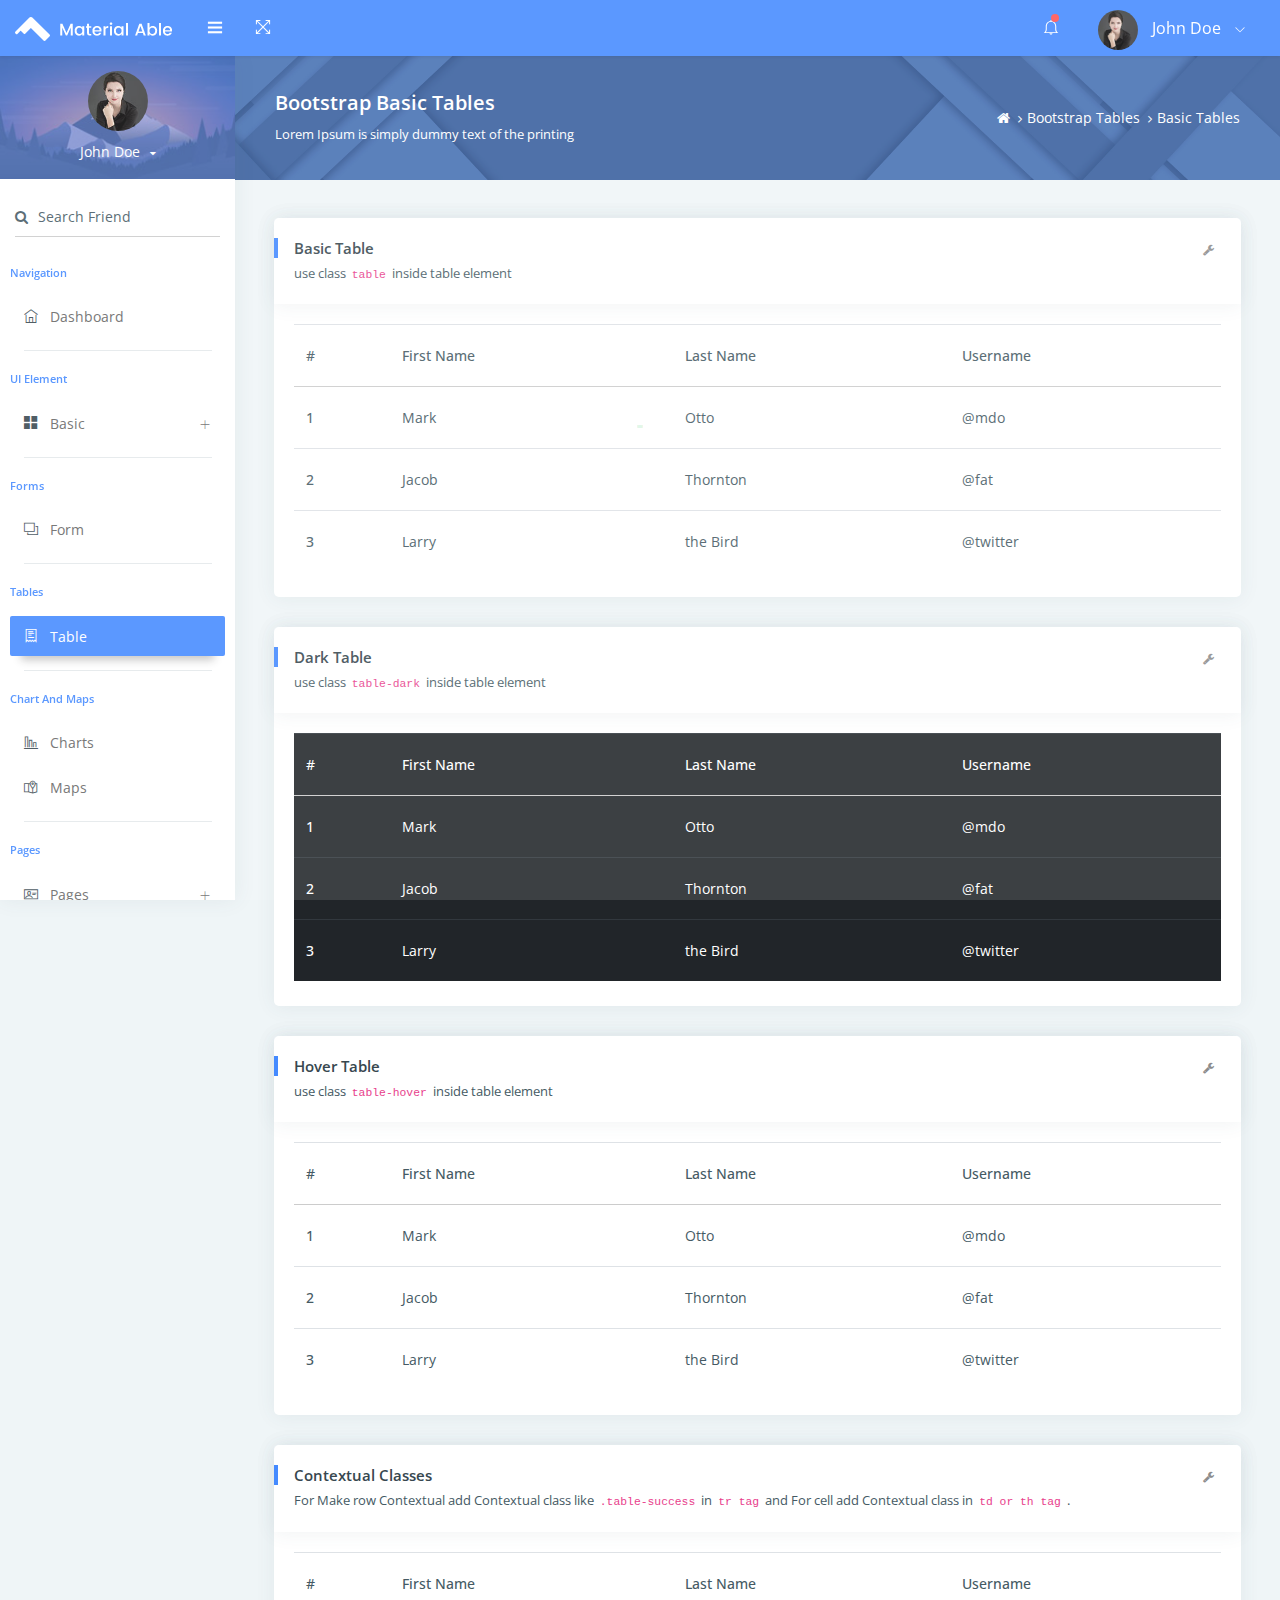
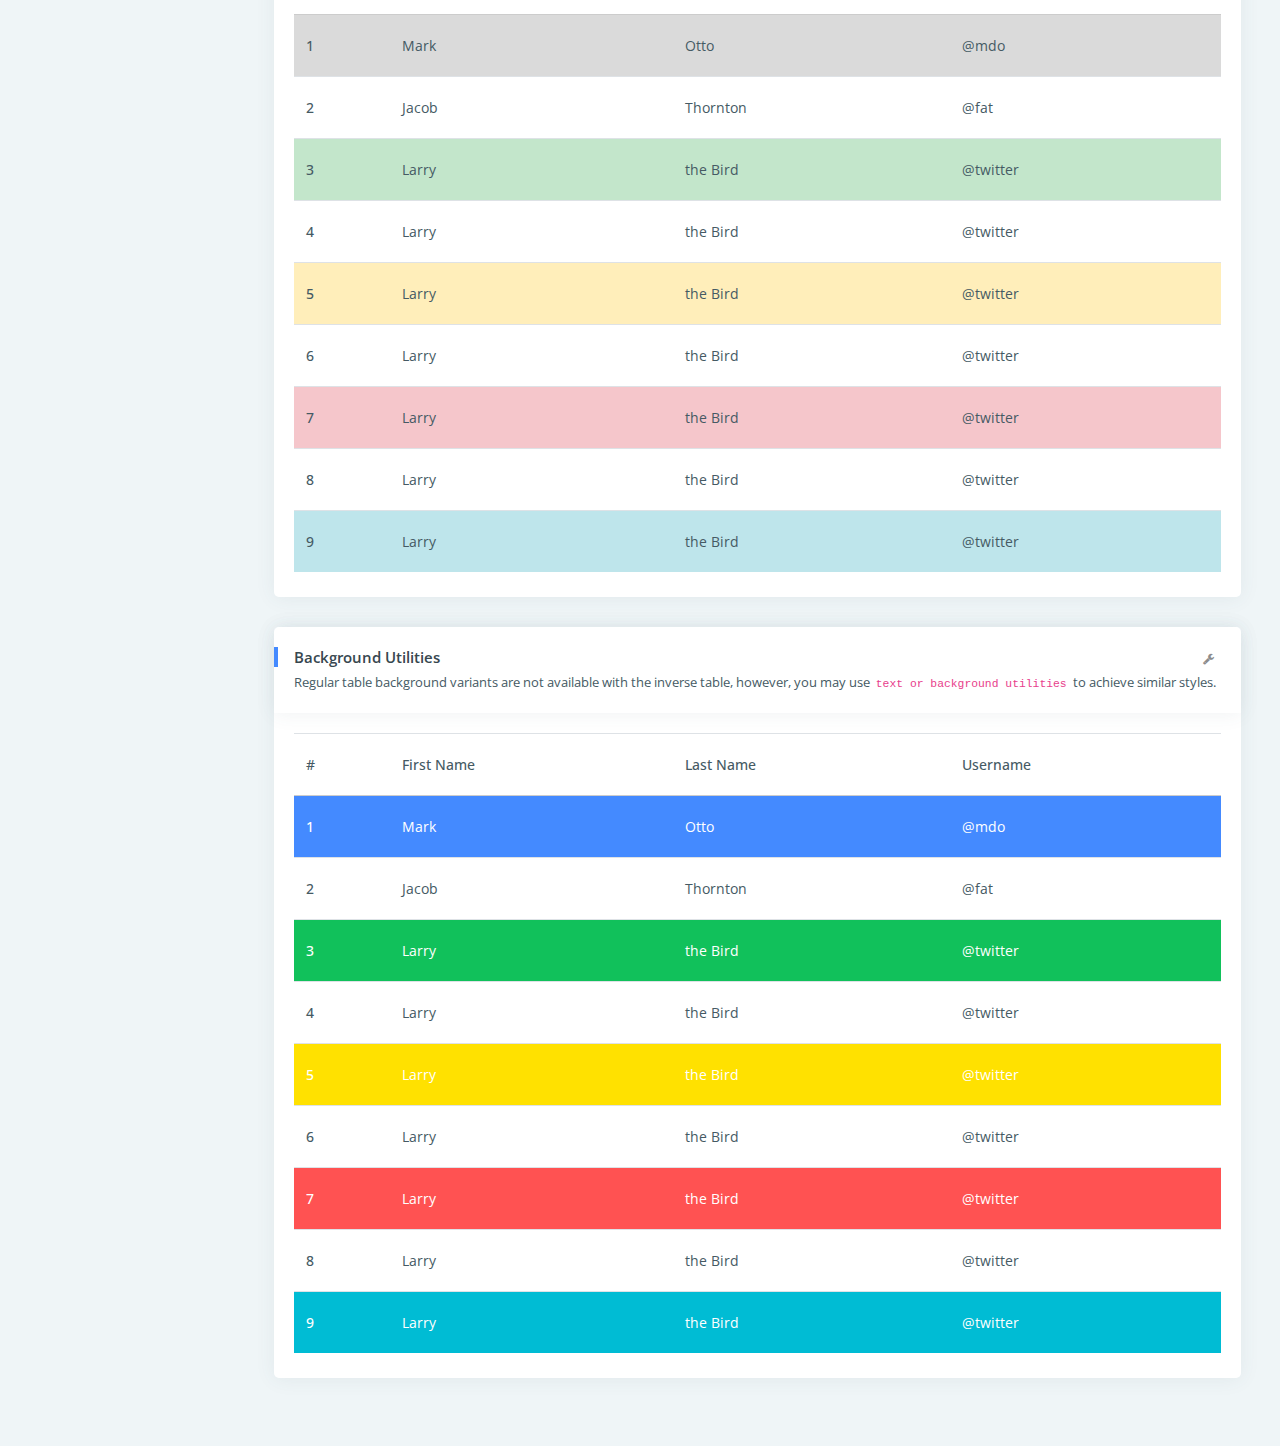
<file: app/bs-basic-table.html>
<!DOCTYPE html>
<html lang="en">

<head>
    <title>Material Able bootstrap admin template by Codedthemes</title>
    <!-- HTML5 Shim and Respond.js IE10 support of HTML5 elements and media queries -->
    <!-- WARNING: Respond.js doesn't work if you view the page via file:// -->
    <!--[if lt IE 10]>
      <script src="https://oss.maxcdn.com/libs/html5shiv/3.7.0/html5shiv.js"></script>
      <script src="https://oss.maxcdn.com/libs/respond.js/1.4.2/respond.min.js"></script>
      <![endif]-->
    <!-- Meta -->
    <meta charset="utf-8">
    <meta name="viewport" content="width=device-width, initial-scale=1.0, user-scalable=0, minimal-ui">
    <meta http-equiv="X-UA-Compatible" content="IE=edge" />

    <meta name="keywords" content="bootstrap, bootstrap admin template, admin theme, admin dashboard, dashboard template, admin template, responsive" />
    <meta name="author" content="Codedthemes" />
    <!-- Favicon icon -->
    <link rel="icon" href="assets/images/favicon.ico" type="image/x-icon">
    <link href="https://fonts.googleapis.com/css?family=Open+Sans:400,600,700" rel="stylesheet">
    <!-- waves.css -->
    <link rel="stylesheet" href="assets/pages/waves/css/waves.min.css" type="text/css" media="all">
    <!-- Required Fremwork -->
    <link rel="stylesheet" type="text/css" href="assets/css/bootstrap/css/bootstrap.min.css">
    <!-- waves.css -->
    <link rel="stylesheet" href="assets/pages/waves/css/waves.min.css" type="text/css" media="all">
    <!-- themify-icons line icon -->
    <link rel="stylesheet" type="text/css" href="assets/icon/themify-icons/themify-icons.css">
    <!-- Font Awesome -->
    <link rel="stylesheet" type="text/css" href="assets/icon/font-awesome/css/font-awesome.min.css">
    <!-- ico font -->
    <link rel="stylesheet" type="text/css" href="assets/icon/icofont/css/icofont.css">
    <!-- Style.css -->
    <link rel="stylesheet" type="text/css" href="assets/css/style.css">
    <link rel="stylesheet" type="text/css" href="assets/css/jquery.mCustomScrollbar.css">
</head>

<body>
    <!-- Pre-loader start -->
    <div class="theme-loader">
        <div class="loader-track">
            <div class="preloader-wrapper">
                <div class="spinner-layer spinner-blue">
                    <div class="circle-clipper left">
                        <div class="circle"></div>
                    </div>
                    <div class="gap-patch">
                        <div class="circle"></div>
                    </div>
                    <div class="circle-clipper right">
                        <div class="circle"></div>
                    </div>
                </div>
                <div class="spinner-layer spinner-red">
                    <div class="circle-clipper left">
                        <div class="circle"></div>
                    </div>
                    <div class="gap-patch">
                        <div class="circle"></div>
                    </div>
                    <div class="circle-clipper right">
                        <div class="circle"></div>
                    </div>
                </div>

                <div class="spinner-layer spinner-yellow">
                    <div class="circle-clipper left">
                        <div class="circle"></div>
                    </div>
                    <div class="gap-patch">
                        <div class="circle"></div>
                    </div>
                    <div class="circle-clipper right">
                        <div class="circle"></div>
                    </div>
                </div>

                <div class="spinner-layer spinner-green">
                    <div class="circle-clipper left">
                        <div class="circle"></div>
                    </div>
                    <div class="gap-patch">
                        <div class="circle"></div>
                    </div>
                    <div class="circle-clipper right">
                        <div class="circle"></div>
                    </div>
                </div>
            </div>
        </div>
    </div>
    <!-- Pre-loader end -->
    <div id="pcoded" class="pcoded">
        <div class="pcoded-overlay-box"></div>
        <div class="pcoded-container navbar-wrapper">
            <nav class="navbar header-navbar pcoded-header">
                <div class="navbar-wrapper">
                    <div class="navbar-logo">
                        <a class="mobile-menu waves-effect waves-light" id="mobile-collapse" href="#!">
                            <i class="ti-menu"></i>
                        </a>
                        <div class="mobile-search waves-effect waves-light">
                            <div class="header-search">
                                <div class="main-search morphsearch-search">
                                    <div class="input-group">
                                        <span class="input-group-prepend search-close"><i class="ti-close input-group-text"></i></span>
                                        <input type="text" class="form-control" placeholder="Enter Keyword">
                                        <span class="input-group-append search-btn"><i class="ti-search input-group-text"></i></span>
                                    </div>
                                </div>
                            </div>
                        </div>
                        <a href="index.html">
                            <img class="img-fluid" src="assets/images/logo.png" alt="Theme-Logo" />
                        </a>
                        <a class="mobile-options waves-effect waves-light">
                            <i class="ti-more"></i>
                        </a>
                    </div>
                    <div class="navbar-container container-fluid">
                        <ul class="nav-left">
                            <li>
                                <div class="sidebar_toggle"><a href="javascript:void(0)"><i class="ti-menu"></i></a></div>
                            </li>
                            <li>
                                <a href="#!" onclick="javascript:toggleFullScreen()" class="waves-effect waves-light">
                                    <i class="ti-fullscreen"></i>
                                </a>
                            </li>
                        </ul>
                        <ul class="nav-right">
                            <li class="header-notification">
                                <a href="#!" class="waves-effect waves-light">
                                    <i class="ti-bell"></i>
                                    <span class="badge bg-c-red"></span>
                                </a>
                                <ul class="show-notification">
                                    <li>
                                        <h6>Notifications</h6>
                                        <label class="label label-danger">New</label>
                                    </li>
                                    <li class="waves-effect waves-light">
                                        <div class="media">
                                            <img class="d-flex align-self-center img-radius" src="assets/images/avatar-2.jpg" alt="Generic placeholder image">
                                            <div class="media-body">
                                                <h5 class="notification-user">John Doe</h5>
                                                <p class="notification-msg">Lorem ipsum dolor sit amet, consectetuer elit.</p>
                                                <span class="notification-time">30 minutes ago</span>
                                            </div>
                                        </div>
                                    </li>
                                    <li class="waves-effect waves-light">
                                        <div class="media">
                                            <img class="d-flex align-self-center img-radius" src="assets/images/avatar-4.jpg" alt="Generic placeholder image">
                                            <div class="media-body">
                                                <h5 class="notification-user">Joseph William</h5>
                                                <p class="notification-msg">Lorem ipsum dolor sit amet, consectetuer elit.</p>
                                                <span class="notification-time">30 minutes ago</span>
                                            </div>
                                        </div>
                                    </li>
                                    <li class="waves-effect waves-light">
                                        <div class="media">
                                            <img class="d-flex align-self-center img-radius" src="assets/images/avatar-3.jpg" alt="Generic placeholder image">
                                            <div class="media-body">
                                                <h5 class="notification-user">Sara Soudein</h5>
                                                <p class="notification-msg">Lorem ipsum dolor sit amet, consectetuer elit.</p>
                                                <span class="notification-time">30 minutes ago</span>
                                            </div>
                                        </div>
                                    </li>
                                </ul>
                            </li>
                            <li class="user-profile header-notification">
                                <a href="#!" class="waves-effect waves-light">
                                    <img src="assets/images/avatar-4.jpg" class="img-radius" alt="User-Profile-Image">
                                    <span>John Doe</span>
                                    <i class="ti-angle-down"></i>
                                </a>
                                <ul class="show-notification profile-notification">
                                    <li class="waves-effect waves-light">
                                        <a href="#!">
                                            <i class="ti-settings"></i> Settings
                                        </a>
                                    </li>
                                    <li class="waves-effect waves-light">
                                        <a href="user-profile.html">
                                            <i class="ti-user"></i> Profile
                                        </a>
                                    </li>
                                    <li class="waves-effect waves-light">
                                        <a href="email-inbox.html">
                                            <i class="ti-email"></i> My Messages
                                        </a>
                                    </li>
                                    <li class="waves-effect waves-light">
                                        <a href="auth-lock-screen.html">
                                            <i class="ti-lock"></i> Lock Screen
                                        </a>
                                    </li>
                                    <li class="waves-effect waves-light">
                                        <a href="auth-normal-sign-in.html">
                                            <i class="ti-layout-sidebar-left"></i> Logout
                                        </a>
                                    </li>
                                </ul>
                            </li>
                        </ul>
                    </div>
                </div>
            </nav>

            <div class="pcoded-main-container">
                <div class="pcoded-wrapper">
                    <nav class="pcoded-navbar">
                        <div class="sidebar_toggle"><a href="#"><i class="icon-close icons"></i></a></div>
                        <div class="pcoded-inner-navbar main-menu">
                            <div class="">
                                <div class="main-menu-header">
                                    <img class="img-80 img-radius" src="assets/images/avatar-4.jpg" alt="User-Profile-Image">
                                    <div class="user-details">
                                        <span id="more-details">John Doe<i class="fa fa-caret-down"></i></span>
                                    </div>
                                </div>
                                <div class="main-menu-content">
                                    <ul>
                                        <li class="more-details">
                                            <a href="user-profile.html"><i class="ti-user"></i>View Profile</a>
                                            <a href="#!"><i class="ti-settings"></i>Settings</a>
                                            <a href="auth-normal-sign-in.html"><i class="ti-layout-sidebar-left"></i>Logout</a>
                                        </li>
                                    </ul>
                                </div>
                            </div>
                            <div class="p-15 p-b-0">
                                <form class="form-material">
                                    <div class="form-group form-primary">
                                        <input type="text" name="footer-email" class="form-control">
                                        <span class="form-bar"></span>
                                        <label class="float-label"><i class="fa fa-search m-r-10"></i>Search Friend</label>
                                    </div>
                                </form>
                            </div>
                            <div class="pcoded-navigation-label">Navigation</div>
                            <ul class="pcoded-item pcoded-left-item">
                                <li class="">
                                    <a href="index.html" class="waves-effect waves-dark">
                                        <span class="pcoded-micon"><i class="ti-home"></i><b>D</b></span>
                                        <span class="pcoded-mtext">Dashboard</span>
                                        <span class="pcoded-mcaret"></span>
                                    </a>
                                </li>
                            </ul>
                            <div class="pcoded-navigation-label">UI Element</div>
                            <ul class="pcoded-item pcoded-left-item">
                                <li class="pcoded-hasmenu">
                                    <a href="javascript:void(0)" class="waves-effect waves-dark">
                                        <span class="pcoded-micon"><i class="ti-layout-grid2-alt"></i><b>BC</b></span>
                                        <span class="pcoded-mtext">Basic</span>
                                        <span class="pcoded-mcaret"></span>
                                    </a>
                                    <ul class="pcoded-submenu">
                                        <li class=" ">
                                            <a href="breadcrumb.html" class="waves-effect waves-dark">
                                                <span class="pcoded-micon"><i class="ti-angle-right"></i></span>
                                                <span class="pcoded-mtext">Breadcrumbs</span>
                                                <span class="pcoded-mcaret"></span>
                                            </a>
                                        </li>
                                        <li class=" ">
                                            <a href="button.html" class="waves-effect waves-dark">
                                                <span class="pcoded-micon"><i class="ti-angle-right"></i></span>
                                                <span class="pcoded-mtext">Button</span>
                                                <span class="pcoded-mcaret"></span>
                                            </a>
                                        </li>
                                        <li class="">
                                            <a href="accordion.html" class="waves-effect waves-dark">
                                                <span class="pcoded-micon"><i class="ti-angle-right"></i></span>
                                                <span class="pcoded-mtext">Accordion</span>
                                                <span class="pcoded-mcaret"></span>
                                            </a>
                                        </li>
                                        <li class=" ">
                                            <a href="tabs.html" class="waves-effect waves-dark">
                                                <span class="pcoded-micon"><i class="ti-angle-right"></i></span>
                                                <span class="pcoded-mtext">Tabs</span>
                                                <span class="pcoded-mcaret"></span>
                                            </a>
                                        </li>
                                        <li class=" ">
                                            <a href="color.html" class="waves-effect waves-dark">
                                                <span class="pcoded-micon"><i class="ti-angle-right"></i></span>
                                                <span class="pcoded-mtext">Color</span>
                                                <span class="pcoded-mcaret"></span>
                                            </a>
                                        </li>
                                        <li class=" ">
                                            <a href="label-badge.html" class="waves-effect waves-dark">
                                                <span class="pcoded-micon"><i class="ti-angle-right"></i></span>
                                                <span class="pcoded-mtext">Label Badge</span>
                                                <span class="pcoded-mcaret"></span>
                                            </a>
                                        </li>
                                        <li class=" ">
                                            <a href="tooltip.html" class="waves-effect waves-dark">
                                                <span class="pcoded-micon"><i class="ti-angle-right"></i></span>
                                                <span class="pcoded-mtext">Tooltip And Popover</span>
                                                <span class="pcoded-mcaret"></span>
                                            </a>
                                        </li>
                                        <li class=" ">
                                            <a href="typography.html" class="waves-effect waves-dark">
                                                <span class="pcoded-micon"><i class="ti-angle-right"></i></span>
                                                <span class="pcoded-mtext">Typography</span>
                                                <span class="pcoded-mcaret"></span>
                                            </a>
                                        </li>
                                        <li class=" ">
                                            <a href="notification.html" class="waves-effect waves-dark">
                                                <span class="pcoded-micon"><i class="ti-angle-right"></i></span>
                                                <span class="pcoded-mtext">Notifications</span>
                                                <span class="pcoded-mcaret"></span>
                                            </a>
                                        </li>
                                    </ul>
                                </li>
                            </ul>
                            <div class="pcoded-navigation-label">Forms</div>
                            <ul class="pcoded-item pcoded-left-item">
                                <li class="">
                                    <a href="form-elements-component.html" class="waves-effect waves-dark">
                                        <span class="pcoded-micon"><i class="ti-layers"></i><b>FC</b></span>
                                        <span class="pcoded-mtext">Form</span>
                                        <span class="pcoded-mcaret"></span>
                                    </a>
                                </li>
                            </ul>
                            <div class="pcoded-navigation-label">Tables</div>
                            <ul class="pcoded-item pcoded-left-item">
                                <li class="active">
                                    <a href="bs-basic-table.html" class="waves-effect waves-dark">
                                        <span class="pcoded-micon"><i class="ti-receipt"></i><b>B</b></span>
                                        <span class="pcoded-mtext">Table</span>
                                        <span class="pcoded-mcaret"></span>
                                    </a>
                                </li>
                            </ul>
                            <div class="pcoded-navigation-label">Chart And Maps</div>
                            <ul class="pcoded-item pcoded-left-item">
                                <li class="">
                                    <a href="chart-morris.html" class="waves-effect waves-dark">
                                        <span class="pcoded-micon"><i class="ti-bar-chart-alt"></i><b>C</b></span>
                                        <span class="pcoded-mtext">Charts</span>
                                        <span class="pcoded-mcaret"></span>
                                    </a>
                                </li>
                                <li class="">
                                    <a href="map-google.html" class="waves-effect waves-dark">
                                        <span class="pcoded-micon"><i class="ti-map-alt"></i><b>M</b></span>
                                        <span class="pcoded-mtext">Maps</span>
                                        <span class="pcoded-mcaret"></span>
                                    </a>
                                </li>
                            </ul>
                            <div class="pcoded-navigation-label">Pages</div>
                            <ul class="pcoded-item pcoded-left-item">
                                <li class="pcoded-hasmenu ">
                                    <a href="javascript:void(0)" class="waves-effect waves-dark">
                                        <span class="pcoded-micon"><i class="ti-id-badge"></i><b>A</b></span>
                                        <span class="pcoded-mtext">Pages</span>
                                        <span class="pcoded-mcaret"></span>
                                    </a>
                                    <ul class="pcoded-submenu">
                                        <li class="">
                                            <a href="auth-normal-sign-in.html" class="waves-effect waves-dark">
                                                <span class="pcoded-micon"><i class="ti-angle-right"></i></span>
                                                <span class="pcoded-mtext">Login</span>
                                                <span class="pcoded-mcaret"></span>
                                            </a>
                                        </li>
                                        <li class="">
                                            <a href="auth-sign-up.html" class="waves-effect waves-dark">
                                                <span class="pcoded-micon"><i class="ti-angle-right"></i></span>
                                                <span class="pcoded-mtext">Registration</span>
                                                <span class="pcoded-mcaret"></span>
                                            </a>
                                        </li>
                                        <li class="">
                                            <a href="sample-page.html" class="waves-effect waves-dark">
                                                <span class="pcoded-micon"><i class="ti-layout-sidebar-left"></i><b>S</b></span>
                                                <span class="pcoded-mtext">Sample Page</span>
                                                <span class="pcoded-mcaret"></span>
                                            </a>
                                        </li>
                                    </ul>
                                </li>
                            </ul>
                        </div>
                    </nav>
                    <div class="pcoded-content">
                        <!-- Page-header start -->
                        <div class="page-header">
                            <div class="page-block">
                                <div class="row align-items-center">
                                    <div class="col-md-8">
                                        <div class="page-header-title">
                                            <h5 class="m-b-10">Bootstrap Basic Tables</h5>
                                            <p class="m-b-0">Lorem Ipsum is simply dummy text of the printing</p>
                                        </div>
                                    </div>
                                    <div class="col-md-4">
                                        <ul class="breadcrumb">
                                            <li class="breadcrumb-item">
                                                <a href="index.html"> <i class="fa fa-home"></i> </a>
                                            </li>
                                            <li class="breadcrumb-item"><a href="#!">Bootstrap Tables</a>
                                            </li>
                                            <li class="breadcrumb-item"><a href="#!">Basic Tables</a>
                                            </li>
                                        </ul>
                                    </div>
                                </div>
                            </div>
                        </div>
                        <!-- Page-header end -->
                        <div class="pcoded-inner-content">
                            <!-- Main-body start -->
                            <div class="main-body">
                                <div class="page-wrapper">
                                    <!-- Page-body start -->
                                    <div class="page-body">
                                        <!-- Basic table card start -->
                                        <div class="card">
                                            <div class="card-header">
                                                <h5>Basic Table</h5>
                                                <span>use class <code>table</code> inside table element</span>
                                                <div class="card-header-right">
                                                    <ul class="list-unstyled card-option">
                                                        <li><i class="fa fa fa-wrench open-card-option"></i></li>
                                                        <li><i class="fa fa-window-maximize full-card"></i></li>
                                                        <li><i class="fa fa-minus minimize-card"></i></li>
                                                        <li><i class="fa fa-refresh reload-card"></i></li>
                                                        <li><i class="fa fa-trash close-card"></i></li>
                                                    </ul>
                                                </div>
                                            </div>
                                            <div class="card-block table-border-style">
                                                <div class="table-responsive">
                                                    <table class="table">
                                                        <thead>
                                                            <tr>
                                                                <th>#</th>
                                                                <th>First Name</th>
                                                                <th>Last Name</th>
                                                                <th>Username</th>
                                                            </tr>
                                                        </thead>
                                                        <tbody>
                                                            <tr>
                                                                <th scope="row">1</th>
                                                                <td>Mark</td>
                                                                <td>Otto</td>
                                                                <td>@mdo</td>
                                                            </tr>
                                                            <tr>
                                                                <th scope="row">2</th>
                                                                <td>Jacob</td>
                                                                <td>Thornton</td>
                                                                <td>@fat</td>
                                                            </tr>
                                                            <tr>
                                                                <th scope="row">3</th>
                                                                <td>Larry</td>
                                                                <td>the Bird</td>
                                                                <td>@twitter</td>
                                                            </tr>
                                                        </tbody>
                                                    </table>
                                                </div>
                                            </div>
                                        </div>
                                        <!-- Basic table card end -->
                                        <!-- Inverse table card start -->
                                        <div class="card">
                                            <div class="card-header">
                                                <h5>Dark Table</h5>
                                                <span>use class <code>table-dark</code> inside table element</span>
                                                <div class="card-header-right">
                                                    <ul class="list-unstyled card-option">
                                                        <li><i class="fa fa fa-wrench open-card-option"></i></li>
                                                        <li><i class="fa fa-window-maximize full-card"></i></li>
                                                        <li><i class="fa fa-minus minimize-card"></i></li>
                                                        <li><i class="fa fa-refresh reload-card"></i></li>
                                                        <li><i class="fa fa-trash close-card"></i></li>
                                                    </ul>
                                                </div>
                                            </div>
                                            <div class="card-block table-border-style">
                                                <div class="table-responsive">
                                                    <table class="table table-dark">
                                                        <thead>
                                                            <tr>
                                                                <th>#</th>
                                                                <th>First Name</th>
                                                                <th>Last Name</th>
                                                                <th>Username</th>
                                                            </tr>
                                                        </thead>
                                                        <tbody>
                                                            <tr>
                                                                <th scope="row">1</th>
                                                                <td>Mark</td>
                                                                <td>Otto</td>
                                                                <td>@mdo</td>
                                                            </tr>
                                                            <tr>
                                                                <th scope="row">2</th>
                                                                <td>Jacob</td>
                                                                <td>Thornton</td>
                                                                <td>@fat</td>
                                                            </tr>
                                                            <tr>
                                                                <th scope="row">3</th>
                                                                <td>Larry</td>
                                                                <td>the Bird</td>
                                                                <td>@twitter</td>
                                                            </tr>
                                                        </tbody>
                                                    </table>
                                                </div>
                                            </div>
                                        </div>
                                        <!-- Inverse table card end -->
                                        <!-- Hover table card start -->
                                        <div class="card">
                                            <div class="card-header">
                                                <h5>Hover Table</h5>
                                                <span>use class <code>table-hover</code> inside table element</span>
                                                <div class="card-header-right">
                                                    <ul class="list-unstyled card-option">
                                                        <li><i class="fa fa fa-wrench open-card-option"></i></li>
                                                        <li><i class="fa fa-window-maximize full-card"></i></li>
                                                        <li><i class="fa fa-minus minimize-card"></i></li>
                                                        <li><i class="fa fa-refresh reload-card"></i></li>
                                                        <li><i class="fa fa-trash close-card"></i></li>
                                                    </ul>
                                                </div>
                                            </div>
                                            <div class="card-block table-border-style">
                                                <div class="table-responsive">
                                                    <table class="table table-hover">
                                                        <thead>
                                                            <tr>
                                                                <th>#</th>
                                                                <th>First Name</th>
                                                                <th>Last Name</th>
                                                                <th>Username</th>
                                                            </tr>
                                                        </thead>
                                                        <tbody>
                                                            <tr>
                                                                <th scope="row">1</th>
                                                                <td>Mark</td>
                                                                <td>Otto</td>
                                                                <td>@mdo</td>
                                                            </tr>
                                                            <tr>
                                                                <th scope="row">2</th>
                                                                <td>Jacob</td>
                                                                <td>Thornton</td>
                                                                <td>@fat</td>
                                                            </tr>
                                                            <tr>
                                                                <th scope="row">3</th>
                                                                <td>Larry</td>
                                                                <td>the Bird</td>
                                                                <td>@twitter</td>
                                                            </tr>
                                                        </tbody>
                                                    </table>
                                                </div>
                                            </div>
                                        </div>
                                        <!-- Hover table card end -->
                                        <!-- Contextual classes table starts -->
                                        <div class="card">
                                            <div class="card-header">
                                                <h5>Contextual Classes</h5>
                                                <span>For Make row Contextual add Contextual class like <code>.table-success</code> in <code> tr tag</code> and For cell add Contextual class in <code> td or th tag</code> . </span>
                                                <div class="card-header-right">
                                                    <ul class="list-unstyled card-option">
                                                        <li><i class="fa fa fa-wrench open-card-option"></i></li>
                                                        <li><i class="fa fa-window-maximize full-card"></i></li>
                                                        <li><i class="fa fa-minus minimize-card"></i></li>
                                                        <li><i class="fa fa-refresh reload-card"></i></li>
                                                        <li><i class="fa fa-trash close-card"></i></li>
                                                    </ul>
                                                </div>
                                            </div>
                                            <div class="card-block table-border-style">
                                                <div class="table-responsive">
                                                    <table class="table">
                                                        <thead>
                                                            <tr>
                                                                <th>#</th>
                                                                <th>First Name</th>
                                                                <th>Last Name</th>
                                                                <th>Username</th>
                                                            </tr>
                                                        </thead>
                                                        <tbody>
                                                            <tr class="table-active">
                                                                <th scope="row">1</th>
                                                                <td>Mark</td>
                                                                <td>Otto</td>
                                                                <td>@mdo</td>
                                                            </tr>
                                                            <tr>
                                                                <th scope="row">2</th>
                                                                <td>Jacob</td>
                                                                <td>Thornton</td>
                                                                <td>@fat</td>
                                                            </tr>
                                                            <tr class="table-success">
                                                                <th scope="row">3</th>
                                                                <td>Larry</td>
                                                                <td>the Bird</td>
                                                                <td>@twitter</td>
                                                            </tr>
                                                            <tr>
                                                                <th scope="row">4</th>
                                                                <td>Larry</td>
                                                                <td>the Bird</td>
                                                                <td>@twitter</td>
                                                            </tr>
                                                            <tr class="table-warning">
                                                                <th scope="row">5</th>
                                                                <td>Larry</td>
                                                                <td>the Bird</td>
                                                                <td>@twitter</td>
                                                            </tr>
                                                            <tr>
                                                                <th scope="row">6</th>
                                                                <td>Larry</td>
                                                                <td>the Bird</td>
                                                                <td>@twitter</td>
                                                            </tr>
                                                            <tr class="table-danger">
                                                                <th scope="row">7</th>
                                                                <td>Larry</td>
                                                                <td>the Bird</td>
                                                                <td>@twitter</td>
                                                            </tr>
                                                            <tr>
                                                                <th scope="row">8</th>
                                                                <td>Larry</td>
                                                                <td>the Bird</td>
                                                                <td>@twitter</td>
                                                            </tr>
                                                            <tr class="table-info">
                                                                <th scope="row">9</th>
                                                                <td>Larry</td>
                                                                <td>the Bird</td>
                                                                <td>@twitter</td>
                                                            </tr>
                                                        </tbody>
                                                    </table>
                                                </div>
                                            </div>
                                        </div>
                                        <!-- Contextual classes table ends -->
                                        <!-- Background Utilities table start -->
                                        <div class="card">
                                            <div class="card-header">
                                                <h5>Background Utilities</h5>
                                                <span>Regular table background variants are not available with the inverse table, however, you may use <code>text or background utilities</code> to achieve similar styles.</span>
                                                <div class="card-header-right">
                                                    <ul class="list-unstyled card-option">
                                                        <li><i class="fa fa fa-wrench open-card-option"></i></li>
                                                        <li><i class="fa fa-window-maximize full-card"></i></li>
                                                        <li><i class="fa fa-minus minimize-card"></i></li>
                                                        <li><i class="fa fa-refresh reload-card"></i></li>
                                                        <li><i class="fa fa-trash close-card"></i></li>
                                                    </ul>
                                                </div>
                                            </div>
                                            <div class="card-block table-border-style">
                                                <div class="table-responsive">
                                                    <table class="table table-inverse">
                                                        <thead>
                                                            <tr>
                                                                <th>#</th>
                                                                <th>First Name</th>
                                                                <th>Last Name</th>
                                                                <th>Username</th>
                                                            </tr>
                                                        </thead>
                                                        <tbody>
                                                            <tr class="bg-primary">
                                                                <th scope="row">1</th>
                                                                <td>Mark</td>
                                                                <td>Otto</td>
                                                                <td>@mdo</td>
                                                            </tr>
                                                            <tr>
                                                                <th scope="row">2</th>
                                                                <td>Jacob</td>
                                                                <td>Thornton</td>
                                                                <td>@fat</td>
                                                            </tr>
                                                            <tr class="bg-success">
                                                                <th scope="row">3</th>
                                                                <td>Larry</td>
                                                                <td>the Bird</td>
                                                                <td>@twitter</td>
                                                            </tr>
                                                            <tr>
                                                                <th scope="row">4</th>
                                                                <td>Larry</td>
                                                                <td>the Bird</td>
                                                                <td>@twitter</td>
                                                            </tr>
                                                            <tr class="bg-warning">
                                                                <th scope="row">5</th>
                                                                <td>Larry</td>
                                                                <td>the Bird</td>
                                                                <td>@twitter</td>
                                                            </tr>
                                                            <tr>
                                                                <th scope="row">6</th>
                                                                <td>Larry</td>
                                                                <td>the Bird</td>
                                                                <td>@twitter</td>
                                                            </tr>
                                                            <tr class="bg-danger">
                                                                <th scope="row">7</th>
                                                                <td>Larry</td>
                                                                <td>the Bird</td>
                                                                <td>@twitter</td>
                                                            </tr>
                                                            <tr>
                                                                <th scope="row">8</th>
                                                                <td>Larry</td>
                                                                <td>the Bird</td>
                                                                <td>@twitter</td>
                                                            </tr>
                                                            <tr class="bg-info">
                                                                <th scope="row">9</th>
                                                                <td>Larry</td>
                                                                <td>the Bird</td>
                                                                <td>@twitter</td>
                                                            </tr>
                                                        </tbody>
                                                    </table>
                                                </div>
                                            </div>
                                        </div>
                                        <!-- Background Utilities table end -->
                                    </div>
                                    <!-- Page-body end -->
                                </div>
                            </div>
                            <!-- Main-body end -->

                            <div id="styleSelector">

                            </div>
                        </div>
                    </div>
                </div>
            </div>
        </div>
    </div>

    <!-- Warning Section Starts -->
    <!-- Older IE warning message -->
    <!--[if lt IE 10]>
    <div class="ie-warning">
        <h1>Warning!!</h1>
        <p>You are using an outdated version of Internet Explorer, please upgrade <br/>to any of the following web browsers to access this website.</p>
        <div class="iew-container">
            <ul class="iew-download">
                <li>
                    <a href="http://www.google.com/chrome/">
                        <img src="assets/images/browser/chrome.png" alt="Chrome">
                        <div>Chrome</div>
                    </a>
                </li>
                <li>
                    <a href="https://www.mozilla.org/en-US/firefox/new/">
                        <img src="assets/images/browser/firefox.png" alt="Firefox">
                        <div>Firefox</div>
                    </a>
                </li>
                <li>
                    <a href="http://www.opera.com">
                        <img src="assets/images/browser/opera.png" alt="Opera">
                        <div>Opera</div>
                    </a>
                </li>
                <li>
                    <a href="https://www.apple.com/safari/">
                        <img src="assets/images/browser/safari.png" alt="Safari">
                        <div>Safari</div>
                    </a>
                </li>
                <li>
                    <a href="http://windows.microsoft.com/en-us/internet-explorer/download-ie">
                        <img src="assets/images/browser/ie.png" alt="">
                        <div>IE (9 & above)</div>
                    </a>
                </li>
            </ul>
        </div>
        <p>Sorry for the inconvenience!</p>
    </div>
    <![endif]-->
    <!-- Warning Section Ends -->
    <!-- Required Jquery -->
    <script type="text/javascript" src="assets/js/jquery/jquery.min.js "></script>
    <script type="text/javascript" src="assets/js/jquery-ui/jquery-ui.min.js "></script>
    <script type="text/javascript" src="assets/js/popper.js/popper.min.js"></script>
    <script type="text/javascript" src="assets/js/bootstrap/js/bootstrap.min.js "></script>
    <!-- waves js -->
    <script src="assets/pages/waves/js/waves.min.js"></script>
    <!-- jquery slimscroll js -->
    <script type="text/javascript" src="assets/js/jquery-slimscroll/jquery.slimscroll.js"></script>
    <!-- Custom js -->
    <script src="assets/js/pcoded.min.js"></script>
    <script src="assets/js/vertical/vertical-layout.min.js"></script>
    <script src="assets/js/jquery.mCustomScrollbar.concat.min.js"></script>
    <script type="text/javascript" src="assets/js/script.js"></script>
</body>

</html>
</file>
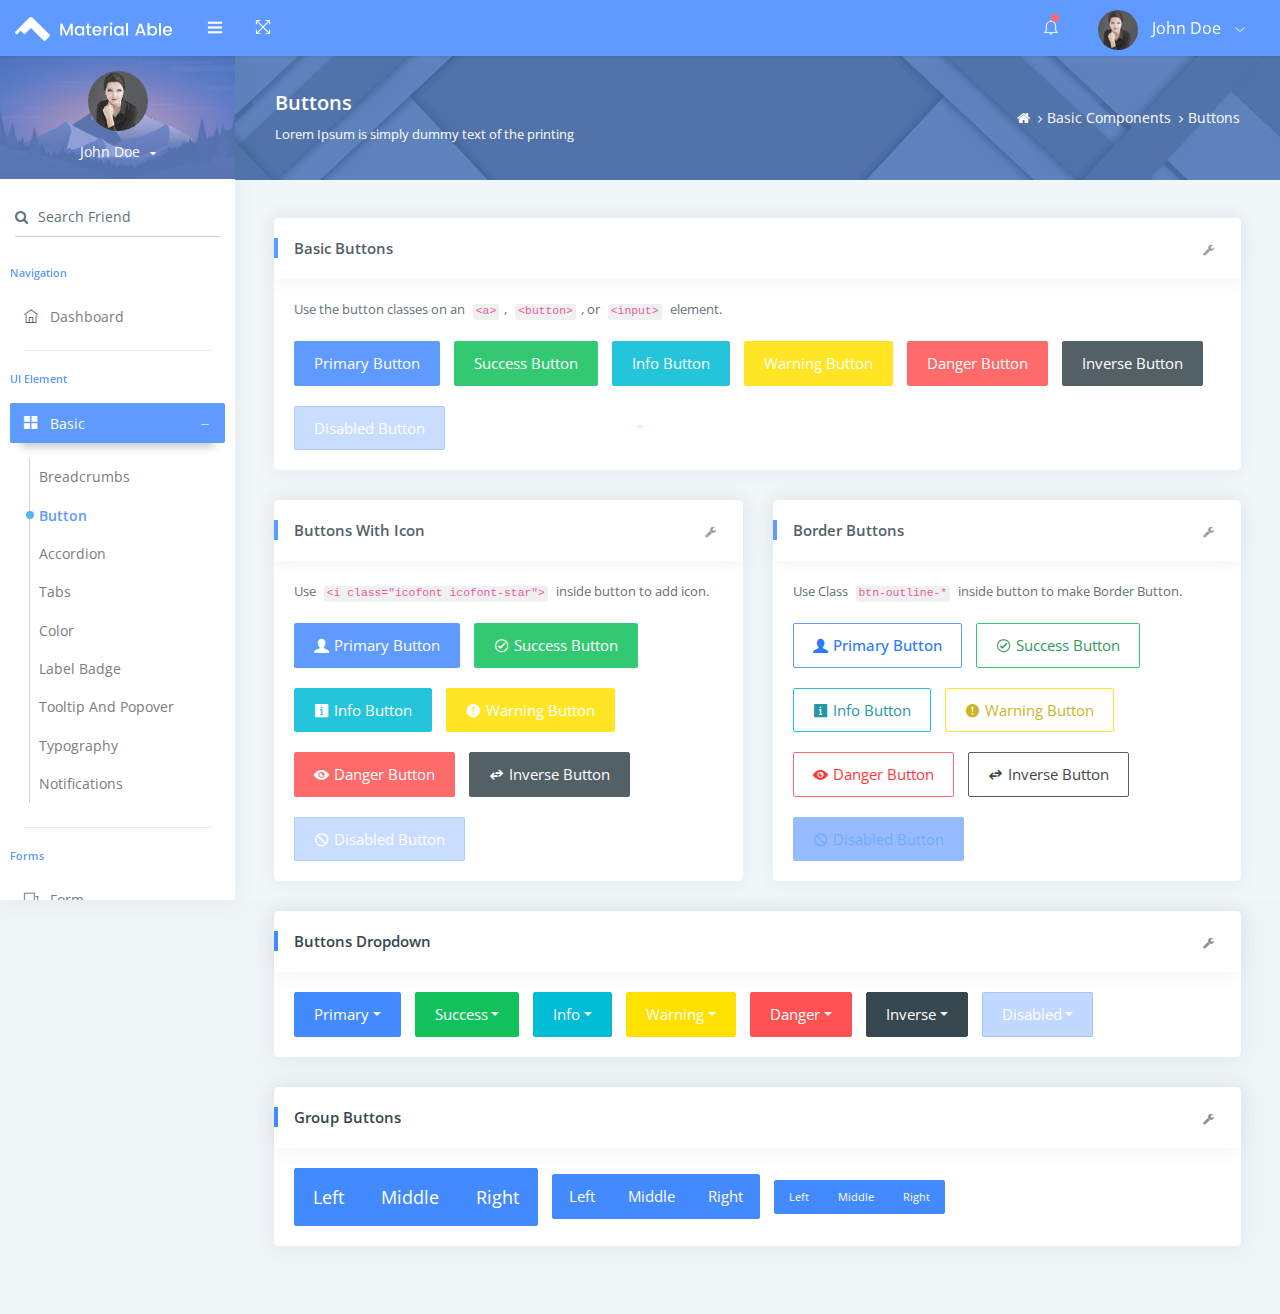
<file: app/button.html>
<!DOCTYPE html>
<html lang="en">

<head>
    <title>Material Able bootstrap admin template by Codedthemes</title>
    <!-- HTML5 Shim and Respond.js IE10 support of HTML5 elements and media queries -->
    <!-- WARNING: Respond.js doesn't work if you view the page via file:// -->
    <!--[if lt IE 10]>
      <script src="https://oss.maxcdn.com/libs/html5shiv/3.7.0/html5shiv.js"></script>
      <script src="https://oss.maxcdn.com/libs/respond.js/1.4.2/respond.min.js"></script>
      <![endif]-->
    <!-- Meta -->
    <meta charset="utf-8">
    <meta name="viewport" content="width=device-width, initial-scale=1.0, user-scalable=0, minimal-ui">
    <meta http-equiv="X-UA-Compatible" content="IE=edge" />

    <meta name="keywords" content="bootstrap, bootstrap admin template, admin theme, admin dashboard, dashboard template, admin template, responsive" />
    <meta name="author" content="Codedthemes" />
    <!-- Favicon icon -->
    <link rel="icon" href="assets/images/favicon.ico" type="image/x-icon">
    <!-- Google font-->
    <link href="https://fonts.googleapis.com/css?family=Open+Sans:400,600,700" rel="stylesheet">
    <!-- waves.css -->
    <link rel="stylesheet" href="assets/pages/waves/css/waves.min.css" type="text/css" media="all">
    <!-- Required Fremwork -->
    <link rel="stylesheet" type="text/css" href="assets/css/bootstrap/css/bootstrap.min.css">
    <!-- themify-icons line icon -->
    <link rel="stylesheet" type="text/css" href="assets/icon/themify-icons/themify-icons.css">
    <!-- ico font -->
    <link rel="stylesheet" type="text/css" href="assets/icon/icofont/css/icofont.css">
    <!-- Font Awesome -->
    <link rel="stylesheet" type="text/css" href="assets/icon/font-awesome/css/font-awesome.min.css">
    <!-- Style.css -->
    <link rel="stylesheet" type="text/css" href="assets/css/style.css">
    <link rel="stylesheet" type="text/css" href="assets/css/jquery.mCustomScrollbar.css">
</head>

<body>
    <!-- Pre-loader start -->
    <div class="theme-loader">
        <div class="loader-track">
            <div class="preloader-wrapper">
                <div class="spinner-layer spinner-blue">
                    <div class="circle-clipper left">
                        <div class="circle"></div>
                    </div>
                    <div class="gap-patch">
                        <div class="circle"></div>
                    </div>
                    <div class="circle-clipper right">
                        <div class="circle"></div>
                    </div>
                </div>
                <div class="spinner-layer spinner-red">
                    <div class="circle-clipper left">
                        <div class="circle"></div>
                    </div>
                    <div class="gap-patch">
                        <div class="circle"></div>
                    </div>
                    <div class="circle-clipper right">
                        <div class="circle"></div>
                    </div>
                </div>

                <div class="spinner-layer spinner-yellow">
                    <div class="circle-clipper left">
                        <div class="circle"></div>
                    </div>
                    <div class="gap-patch">
                        <div class="circle"></div>
                    </div>
                    <div class="circle-clipper right">
                        <div class="circle"></div>
                    </div>
                </div>

                <div class="spinner-layer spinner-green">
                    <div class="circle-clipper left">
                        <div class="circle"></div>
                    </div>
                    <div class="gap-patch">
                        <div class="circle"></div>
                    </div>
                    <div class="circle-clipper right">
                        <div class="circle"></div>
                    </div>
                </div>
            </div>
        </div>
    </div>
    <!-- Pre-loader end -->
    <div id="pcoded" class="pcoded">
        <div class="pcoded-overlay-box"></div>
        <div class="pcoded-container navbar-wrapper">
            <nav class="navbar header-navbar pcoded-header">
                <div class="navbar-wrapper">
                    <div class="navbar-logo">
                        <a class="mobile-menu waves-effect waves-light" id="mobile-collapse" href="#!">
                            <i class="ti-menu"></i>
                        </a>
                        <div class="mobile-search waves-effect waves-light">
                            <div class="header-search">
                                <div class="main-search morphsearch-search">
                                    <div class="input-group">
                                        <span class="input-group-prepend search-close"><i class="ti-close input-group-text"></i></span>
                                        <input type="text" class="form-control" placeholder="Enter Keyword">
                                        <span class="input-group-append search-btn"><i class="ti-search input-group-text"></i></span>
                                    </div>
                                </div>
                            </div>
                        </div>
                        <a href="index.html">
                            <img class="img-fluid" src="assets/images/logo.png" alt="Theme-Logo" />
                        </a>
                        <a class="mobile-options waves-effect waves-light">
                            <i class="ti-more"></i>
                        </a>
                    </div>
                    <div class="navbar-container container-fluid">
                        <ul class="nav-left">
                            <li>
                                <div class="sidebar_toggle"><a href="javascript:void(0)"><i class="ti-menu"></i></a></div>
                            </li>
                            <li>
                                <a href="#!" onclick="javascript:toggleFullScreen()" class="waves-effect waves-light">
                                    <i class="ti-fullscreen"></i>
                                </a>
                            </li>
                        </ul>
                        <ul class="nav-right">
                            <li class="header-notification">
                                <a href="#!" class="waves-effect waves-light">
                                    <i class="ti-bell"></i>
                                    <span class="badge bg-c-red"></span>
                                </a>
                                <ul class="show-notification">
                                    <li>
                                        <h6>Notifications</h6>
                                        <label class="label label-danger">New</label>
                                    </li>
                                    <li class="waves-effect waves-light">
                                        <div class="media">
                                            <img class="d-flex align-self-center img-radius" src="assets/images/avatar-2.jpg" alt="Generic placeholder image">
                                            <div class="media-body">
                                                <h5 class="notification-user">John Doe</h5>
                                                <p class="notification-msg">Lorem ipsum dolor sit amet, consectetuer elit.</p>
                                                <span class="notification-time">30 minutes ago</span>
                                            </div>
                                        </div>
                                    </li>
                                    <li class="waves-effect waves-light">
                                        <div class="media">
                                            <img class="d-flex align-self-center img-radius" src="assets/images/avatar-4.jpg" alt="Generic placeholder image">
                                            <div class="media-body">
                                                <h5 class="notification-user">Joseph William</h5>
                                                <p class="notification-msg">Lorem ipsum dolor sit amet, consectetuer elit.</p>
                                                <span class="notification-time">30 minutes ago</span>
                                            </div>
                                        </div>
                                    </li>
                                    <li class="waves-effect waves-light">
                                        <div class="media">
                                            <img class="d-flex align-self-center img-radius" src="assets/images/avatar-3.jpg" alt="Generic placeholder image">
                                            <div class="media-body">
                                                <h5 class="notification-user">Sara Soudein</h5>
                                                <p class="notification-msg">Lorem ipsum dolor sit amet, consectetuer elit.</p>
                                                <span class="notification-time">30 minutes ago</span>
                                            </div>
                                        </div>
                                    </li>
                                </ul>
                            </li>
                            <li class="user-profile header-notification">
                                <a href="#!" class="waves-effect waves-light">
                                    <img src="assets/images/avatar-4.jpg" class="img-radius" alt="User-Profile-Image">
                                    <span>John Doe</span>
                                    <i class="ti-angle-down"></i>
                                </a>
                                <ul class="show-notification profile-notification">
                                    <li class="waves-effect waves-light">
                                        <a href="#!">
                                            <i class="ti-settings"></i> Settings
                                        </a>
                                    </li>
                                    <li class="waves-effect waves-light">
                                        <a href="user-profile.html">
                                            <i class="ti-user"></i> Profile
                                        </a>
                                    </li>
                                    <li class="waves-effect waves-light">
                                        <a href="email-inbox.html">
                                            <i class="ti-email"></i> My Messages
                                        </a>
                                    </li>
                                    <li class="waves-effect waves-light">
                                        <a href="auth-lock-screen.html">
                                            <i class="ti-lock"></i> Lock Screen
                                        </a>
                                    </li>
                                    <li class="waves-effect waves-light">
                                        <a href="auth-normal-sign-in.html">
                                            <i class="ti-layout-sidebar-left"></i> Logout
                                        </a>
                                    </li>
                                </ul>
                            </li>
                        </ul>
                    </div>
                </div>
            </nav>

            <div class="pcoded-main-container">
                <div class="pcoded-wrapper">
                    <nav class="pcoded-navbar">
                        <div class="sidebar_toggle"><a href="#"><i class="icon-close icons"></i></a></div>
                        <div class="pcoded-inner-navbar main-menu">
                            <div class="">
                                <div class="main-menu-header">
                                    <img class="img-80 img-radius" src="assets/images/avatar-4.jpg" alt="User-Profile-Image">
                                    <div class="user-details">
                                        <span id="more-details">John Doe<i class="fa fa-caret-down"></i></span>
                                    </div>
                                </div>
                                <div class="main-menu-content">
                                    <ul>
                                        <li class="more-details">
                                            <a href="user-profile.html"><i class="ti-user"></i>View Profile</a>
                                            <a href="#!"><i class="ti-settings"></i>Settings</a>
                                            <a href="auth-normal-sign-in.html"><i class="ti-layout-sidebar-left"></i>Logout</a>
                                        </li>
                                    </ul>
                                </div>
                            </div>
                            <div class="p-15 p-b-0">
                                <form class="form-material">
                                    <div class="form-group form-primary">
                                        <input type="text" name="footer-email" class="form-control">
                                        <span class="form-bar"></span>
                                        <label class="float-label"><i class="fa fa-search m-r-10"></i>Search Friend</label>
                                    </div>
                                </form>
                            </div>
                            <div class="pcoded-navigation-label">Navigation</div>
                            <ul class="pcoded-item pcoded-left-item">
                                <li class="">
                                    <a href="index.html" class="waves-effect waves-dark">
                                        <span class="pcoded-micon"><i class="ti-home"></i><b>D</b></span>
                                        <span class="pcoded-mtext">Dashboard</span>
                                        <span class="pcoded-mcaret"></span>
                                    </a>
                                </li>
                            </ul>
                            <div class="pcoded-navigation-label">UI Element</div>
                            <ul class="pcoded-item pcoded-left-item">
                                <li class="pcoded-hasmenu active pcoded-trigger">
                                    <a href="javascript:void(0)" class="waves-effect waves-dark">
                                        <span class="pcoded-micon"><i class="ti-layout-grid2-alt"></i><b>BC</b></span>
                                        <span class="pcoded-mtext">Basic</span>
                                        <span class="pcoded-mcaret"></span>
                                    </a>
                                    <ul class="pcoded-submenu">
                                        <li class=" ">
                                            <a href="breadcrumb.html" class="waves-effect waves-dark">
                                                <span class="pcoded-micon"><i class="ti-angle-right"></i></span>
                                                <span class="pcoded-mtext">Breadcrumbs</span>
                                                <span class="pcoded-mcaret"></span>
                                            </a>
                                        </li>
                                        <li class="active ">
                                            <a href="button.html" class="waves-effect waves-dark">
                                                <span class="pcoded-micon"><i class="ti-angle-right"></i></span>
                                                <span class="pcoded-mtext">Button</span>
                                                <span class="pcoded-mcaret"></span>
                                            </a>
                                        </li>
                                        <li class="">
                                            <a href="accordion.html" class="waves-effect waves-dark">
                                                <span class="pcoded-micon"><i class="ti-angle-right"></i></span>
                                                <span class="pcoded-mtext">Accordion</span>
                                                <span class="pcoded-mcaret"></span>
                                            </a>
                                        </li>
                                        <li class=" ">
                                            <a href="tabs.html" class="waves-effect waves-dark">
                                                <span class="pcoded-micon"><i class="ti-angle-right"></i></span>
                                                <span class="pcoded-mtext">Tabs</span>
                                                <span class="pcoded-mcaret"></span>
                                            </a>
                                        </li>
                                        <li class=" ">
                                            <a href="color.html" class="waves-effect waves-dark">
                                                <span class="pcoded-micon"><i class="ti-angle-right"></i></span>
                                                <span class="pcoded-mtext">Color</span>
                                                <span class="pcoded-mcaret"></span>
                                            </a>
                                        </li>
                                        <li class=" ">
                                            <a href="label-badge.html" class="waves-effect waves-dark">
                                                <span class="pcoded-micon"><i class="ti-angle-right"></i></span>
                                                <span class="pcoded-mtext">Label Badge</span>
                                                <span class="pcoded-mcaret"></span>
                                            </a>
                                        </li>
                                        <li class=" ">
                                            <a href="tooltip.html" class="waves-effect waves-dark">
                                                <span class="pcoded-micon"><i class="ti-angle-right"></i></span>
                                                <span class="pcoded-mtext">Tooltip And Popover</span>
                                                <span class="pcoded-mcaret"></span>
                                            </a>
                                        </li>
                                        <li class=" ">
                                            <a href="typography.html" class="waves-effect waves-dark">
                                                <span class="pcoded-micon"><i class="ti-angle-right"></i></span>
                                                <span class="pcoded-mtext">Typography</span>
                                                <span class="pcoded-mcaret"></span>
                                            </a>
                                        </li>
                                        <li class=" ">
                                            <a href="notification.html" class="waves-effect waves-dark">
                                                <span class="pcoded-micon"><i class="ti-angle-right"></i></span>
                                                <span class="pcoded-mtext">Notifications</span>
                                                <span class="pcoded-mcaret"></span>
                                            </a>
                                        </li>
                                    </ul>
                                </li>
                            </ul>
                            <div class="pcoded-navigation-label">Forms</div>
                            <ul class="pcoded-item pcoded-left-item">
                                <li class="">
                                    <a href="form-elements-component.html" class="waves-effect waves-dark">
                                        <span class="pcoded-micon"><i class="ti-layers"></i><b>FC</b></span>
                                        <span class="pcoded-mtext">Form</span>
                                        <span class="pcoded-mcaret"></span>
                                    </a>
                                </li>
                            </ul>
                            <div class="pcoded-navigation-label">Tables</div>
                            <ul class="pcoded-item pcoded-left-item">
                                <li class="">
                                    <a href="bs-basic-table.html" class="waves-effect waves-dark">
                                        <span class="pcoded-micon"><i class="ti-receipt"></i><b>B</b></span>
                                        <span class="pcoded-mtext">Table</span>
                                        <span class="pcoded-mcaret"></span>
                                    </a>
                                </li>
                            </ul>
                            <div class="pcoded-navigation-label">Chart And Maps</div>
                            <ul class="pcoded-item pcoded-left-item">
                                <li class="">
                                    <a href="chart-morris.html" class="waves-effect waves-dark">
                                        <span class="pcoded-micon"><i class="ti-bar-chart-alt"></i><b>C</b></span>
                                        <span class="pcoded-mtext">Charts</span>
                                        <span class="pcoded-mcaret"></span>
                                    </a>
                                </li>
                                <li class="">
                                    <a href="map-google.html" class="waves-effect waves-dark">
                                        <span class="pcoded-micon"><i class="ti-map-alt"></i><b>M</b></span>
                                        <span class="pcoded-mtext">Maps</span>
                                        <span class="pcoded-mcaret"></span>
                                    </a>
                                </li>
                            </ul>
                            <div class="pcoded-navigation-label">Pages</div>
                            <ul class="pcoded-item pcoded-left-item">
                                <li class="pcoded-hasmenu ">
                                    <a href="javascript:void(0)" class="waves-effect waves-dark">
                                        <span class="pcoded-micon"><i class="ti-id-badge"></i><b>A</b></span>
                                        <span class="pcoded-mtext">Pages</span>
                                        <span class="pcoded-mcaret"></span>
                                    </a>
                                    <ul class="pcoded-submenu">
                                        <li class="">
                                            <a href="auth-normal-sign-in.html" class="waves-effect waves-dark">
                                                <span class="pcoded-micon"><i class="ti-angle-right"></i></span>
                                                <span class="pcoded-mtext">Login</span>
                                                <span class="pcoded-mcaret"></span>
                                            </a>
                                        </li>
                                        <li class="">
                                            <a href="auth-sign-up.html" class="waves-effect waves-dark">
                                                <span class="pcoded-micon"><i class="ti-angle-right"></i></span>
                                                <span class="pcoded-mtext">Registration</span>
                                                <span class="pcoded-mcaret"></span>
                                            </a>
                                        </li>
                                        <li class="">
                                            <a href="sample-page.html" class="waves-effect waves-dark">
                                                <span class="pcoded-micon"><i class="ti-layout-sidebar-left"></i><b>S</b></span>
                                                <span class="pcoded-mtext">Sample Page</span>
                                                <span class="pcoded-mcaret"></span>
                                            </a>
                                        </li>
                                    </ul>
                                </li>
                            </ul>
                        </div>
                    </nav>
                    <div class="pcoded-content">
                        <!-- Page-header start -->
                        <div class="page-header">
                            <div class="page-block">
                                <div class="row align-items-center">
                                    <div class="col-md-8">
                                        <div class="page-header-title">
                                            <h5 class="m-b-10">Buttons</h5>
                                            <p class="m-b-0">Lorem Ipsum is simply dummy text of the printing</p>
                                        </div>
                                    </div>
                                    <div class="col-md-4">
                                        <ul class="breadcrumb">
                                            <li class="breadcrumb-item">
                                                <a href="index.html"> <i class="fa fa-home"></i> </a>
                                            </li>
                                            <li class="breadcrumb-item"><a href="#!">Basic Components</a>
                                            </li>
                                            <li class="breadcrumb-item"><a href="#!">Buttons</a>
                                            </li>
                                        </ul>
                                    </div>
                                </div>
                            </div>
                        </div>
                        <!-- Page-header end -->
                        <div class="pcoded-inner-content">
                            <!-- Main-body start -->
                            <div class="main-body">
                                <div class="page-wrapper">
                                    <!-- Page-body start -->
                                    <div class="page-body button-page">
                                        <div class="row">
                                            <div class="col-sm-12">
                                                <div class="card">
                                                    <div class="card-header">
                                                        <div class="card-header-left">
                                                            <h5>Basic Buttons</h5>
                                                        </div>
                                                        <div class="card-header-right">
                                                            <ul class="list-unstyled card-option">
                                                                <li><i class="fa fa fa-wrench open-card-option"></i></li>
                                                                <li><i class="fa fa-window-maximize full-card"></i></li>
                                                                <li><i class="fa fa-minus minimize-card"></i></li>
                                                                <li><i class="fa fa-refresh reload-card"></i></li>
                                                                <li><i class="fa fa-trash close-card"></i></li>
                                                            </ul>
                                                        </div>
                                                    </div>
                                                    <div class="card-block">
                                                        <!-- button Default -->
                                                        <p>
                                                            Use the button classes on an <code>&lt;a&gt;</code>, <code>&lt;button&gt;</code>, or <code>&lt;input&gt;</code> element.
                                                        </p>
                                                        <button class="btn btn-primary waves-effect waves-light">Primary Button</button>
                                                        <button class="btn btn-success waves-effect waves-light">Success Button</button>
                                                        <button class="btn btn-info waves-effect waves-light">Info Button</button>
                                                        <button class="btn btn-warning waves-effect waves-light">Warning Button</button>
                                                        <button class="btn btn-danger waves-effect waves-light">Danger Button</button>
                                                        <button class="btn btn-inverse waves-effect waves-light">Inverse Button</button>
                                                        <button class="btn btn-disabled disabled waves-effect waves-light">Disabled Button</button>
                                                    </div>
                                                </div>
                                            </div>
                                        </div>
                                        <div class="row">
                                            <div class="col-sm-6">
                                                <div class="card">
                                                    <div class="card-header">
                                                        <div class="card-header-left">
                                                            <h5>Buttons With Icon</h5>
                                                        </div>
                                                        <div class="card-header-right">
                                                            <ul class="list-unstyled card-option">
                                                                <li><i class="fa fa fa-wrench open-card-option"></i></li>
                                                                <li><i class="fa fa-window-maximize full-card"></i></li>
                                                                <li><i class="fa fa-minus minimize-card"></i></li>
                                                                <li><i class="fa fa-refresh reload-card"></i></li>
                                                                <li><i class="fa fa-trash close-card"></i></li>
                                                            </ul>
                                                        </div>
                                                    </div>
                                                    <div class="card-block">
                                                        <!-- button Default -->
                                                        <p>Use <code>&lt;i class="icofont icofont-star"&gt;</code> inside button to add icon.</p>
                                                        <button class="btn waves-effect waves-light btn-primary"><i class="icofont icofont-user-alt-3"></i>Primary Button</button>
                                                        <button class="btn waves-effect waves-light btn-success"><i class="icofont icofont-check-circled"></i>Success Button</button>
                                                        <button class="btn waves-effect waves-light btn-info"><i class="icofont icofont-info-square"></i>Info Button</button>
                                                        <button class="btn waves-effect waves-light btn-warning"><i class="icofont icofont-warning-alt"></i>Warning Button</button>
                                                        <button class="btn waves-effect waves-light btn-danger"><i class="icofont icofont-eye-alt"></i>Danger Button</button>
                                                        <button class="btn waves-effect waves-light btn-inverse"><i class="icofont icofont-exchange"></i>Inverse Button</button>
                                                        <button class="btn waves-effect waves-light btn-disabled disabled"><i class="icofont icofont-not-allowed"></i>Disabled Button</button>
                                                    </div>
                                                </div>
                                            </div>
                                            <!-- Border button -->
                                            <div class="col-sm-6">
                                                <div class="card">
                                                    <div class="card-header">
                                                        <div class="card-header-left">
                                                            <h5>Border Buttons</h5>
                                                        </div>
                                                        <div class="card-header-right">
                                                            <ul class="list-unstyled card-option">
                                                                <li><i class="fa fa fa-wrench open-card-option"></i></li>
                                                                <li><i class="fa fa-window-maximize full-card"></i></li>
                                                                <li><i class="fa fa-minus minimize-card"></i></li>
                                                                <li><i class="fa fa-refresh reload-card"></i></li>
                                                                <li><i class="fa fa-trash close-card"></i></li>
                                                            </ul>
                                                        </div>
                                                    </div>
                                                    <div class="card-block">
                                                        <!-- button Default -->
                                                        <p>Use Class <code>btn-outline-*</code> inside button to make Border Button.</p>
                                                        <button class="btn waves-effect waves-light btn-primary btn-outline-primary"><i class="icofont icofont-user-alt-3"></i>Primary Button</button>
                                                        <button class="btn waves-effect waves-light btn-success btn-outline-success"><i class="icofont icofont-check-circled"></i>Success Button</button>
                                                        <button class="btn waves-effect waves-light btn-info btn-outline-info"><i class="icofont icofont-info-square"></i>Info Button</button>
                                                        <button class="btn waves-effect waves-light btn-warning btn-outline-warning"><i class="icofont icofont-warning-alt"></i>Warning Button</button>
                                                        <button class="btn waves-effect waves-light btn-danger btn-outline-danger"><i class="icofont icofont-eye-alt"></i>Danger Button</button>
                                                        <button class="btn waves-effect waves-light btn-inverse btn-outline-inverse"><i class="icofont icofont-exchange"></i>Inverse Button</button>
                                                        <button class="btn waves-effect waves-light btn-disabled btn-outline-disabled disabled"><i class="icofont icofont-not-allowed"></i>Disabled Button</button>
                                                    </div>
                                                </div>
                                            </div>
                                        </div>
                                        <div class="row">
                                            <div class="col-sm-12">
                                                <div class="card">
                                                    <div class="card-header">
                                                        <div class="card-header-left">
                                                            <h5>Buttons Dropdown</h5>
                                                        </div>
                                                        <div class="card-header-right">
                                                            <ul class="list-unstyled card-option">
                                                                <li><i class="fa fa fa-wrench open-card-option"></i></li>
                                                                <li><i class="fa fa-window-maximize full-card"></i></li>
                                                                <li><i class="fa fa-minus minimize-card"></i></li>
                                                                <li><i class="fa fa-refresh reload-card"></i></li>
                                                                <li><i class="fa fa-trash close-card"></i></li>
                                                            </ul>
                                                        </div>
                                                    </div>
                                                    <div class="card-block">
                                                        <!-- button Default -->
                                                        <div class="dropdown-primary dropdown open">
                                                            <button class="btn btn-primary dropdown-toggle waves-effect waves-light " type="button" id="dropdown-2" data-toggle="dropdown" aria-haspopup="true" aria-expanded="true">Primary</button>
                                                            <div class="dropdown-menu" aria-labelledby="dropdown-2" data-dropdown-in="fadeIn" data-dropdown-out="fadeOut">
                                                                <a class="dropdown-item waves-light waves-effect" href="#">Action</a>
                                                                <a class="dropdown-item waves-light waves-effect" href="#">Another action</a>
                                                                <a class="dropdown-item waves-light waves-effect" href="#">Something else</a>
                                                                <div class="dropdown-divider"></div>
                                                                <a class="dropdown-item waves-light waves-effect" href="#">Something else</a>
                                                            </div>
                                                        </div>
                                                        <div class="dropdown-success dropdown open">
                                                            <button class="btn btn-success dropdown-toggle waves-effect waves-light " type="button" id="dropdown-3" data-toggle="dropdown" aria-haspopup="true" aria-expanded="true">Success</button>
                                                            <div class="dropdown-menu" aria-labelledby="dropdown-3" data-dropdown-in="fadeIn" data-dropdown-out="fadeOut">
                                                                <a class="dropdown-item waves-light waves-effect" href="#">Action</a>
                                                                <a class="dropdown-item waves-light waves-effect" href="#">Another action</a>
                                                                <a class="dropdown-item waves-light waves-effect" href="#">Something else</a>
                                                            </div>
                                                        </div>
                                                        <div class="dropdown-info dropdown open">
                                                            <button class="btn btn-info dropdown-toggle waves-effect waves-light " type="button" id="dropdown-4" data-toggle="dropdown" aria-haspopup="true" aria-expanded="true">Info</button>
                                                            <div class="dropdown-menu" aria-labelledby="dropdown-4" data-dropdown-in="fadeIn" data-dropdown-out="fadeOut">
                                                                <a class="dropdown-item waves-light waves-effect" href="#">Action</a>
                                                                <a class="dropdown-item waves-light waves-effect" href="#">Another action</a>
                                                                <a class="dropdown-item waves-light waves-effect" href="#">Something else</a>
                                                            </div>
                                                        </div>
                                                        <div class="dropdown-warning dropdown open">
                                                            <button class="btn btn-warning dropdown-toggle waves-effect waves-light " type="button" id="dropdown-5" data-toggle="dropdown" aria-haspopup="true" aria-expanded="true">Warning</button>
                                                            <div class="dropdown-menu" aria-labelledby="dropdown-5" data-dropdown-in="fadeIn" data-dropdown-out="fadeOut">
                                                                <a class="dropdown-item waves-light waves-effect" href="#">Action</a>
                                                                <a class="dropdown-item waves-light waves-effect" href="#">Another action</a>
                                                                <a class="dropdown-item waves-light waves-effect" href="#">Something else</a>
                                                            </div>
                                                        </div>
                                                        <div class="dropdown-danger dropdown open">
                                                            <button class="btn btn-danger dropdown-toggle waves-effect waves-light " type="button" id="dropdown-6" data-toggle="dropdown" aria-haspopup="true" aria-expanded="true">Danger</button>
                                                            <div class="dropdown-menu" aria-labelledby="dropdown-6" data-dropdown-in="fadeIn" data-dropdown-out="fadeOut">
                                                                <a class="dropdown-item waves-light waves-effect" href="#">Action</a>
                                                                <a class="dropdown-item waves-light waves-effect" href="#">Another action</a>
                                                                <a class="dropdown-item waves-light waves-effect" href="#">Something else</a>
                                                            </div>
                                                        </div>
                                                        <div class="dropdown-inverse dropdown open">
                                                            <button class="btn btn-inverse dropdown-toggle waves-effect waves-light " type="button" id="dropdown-7" data-toggle="dropdown" aria-haspopup="true" aria-expanded="true">Inverse</button>
                                                            <div class="dropdown-menu" aria-labelledby="dropdown-7" data-dropdown-in="fadeIn" data-dropdown-out="fadeOut">
                                                                <a class="dropdown-item waves-light waves-effect" href="#">Action</a>
                                                                <a class="dropdown-item waves-light waves-effect" href="#">Another action</a>
                                                                <a class="dropdown-item waves-light waves-effect" href="#">Something else</a>
                                                            </div>
                                                        </div>
                                                        <div class="dropdown-disabled dropdown open">
                                                            <button class="btn btn-disabled dropdown-toggle waves-effect waves-light disabled" type="button" id="dropdown-8" data-toggle="dropdown" aria-haspopup="true"
                                                                aria-expanded="true">Disabled</button>
                                                            <div class="dropdown-menu" aria-labelledby="dropdown-8" data-dropdown-in="fadeIn" data-dropdown-out="fadeOut">
                                                                <a class="dropdown-item waves-light waves-effect" href="#">Action</a>
                                                                <a class="dropdown-item waves-light waves-effect" href="#">Another action</a>
                                                                <a class="dropdown-item waves-light waves-effect" href="#">Something else</a>
                                                            </div>
                                                        </div>
                                                    </div>
                                                </div>
                                            </div>
                                            <!-- Border button -->
                                        </div>
                                        <div class="row">
                                            <div class="col-sm-12">
                                                <div class="card">
                                                    <div class="card-header">
                                                        <div class="card-header-left">
                                                            <h5>Group Buttons</h5>
                                                        </div>
                                                        <div class="card-header-right">
                                                            <ul class="list-unstyled card-option">
                                                                <li><i class="fa fa fa-wrench open-card-option"></i></li>
                                                                <li><i class="fa fa-window-maximize full-card"></i></li>
                                                                <li><i class="fa fa-minus minimize-card"></i></li>
                                                                <li><i class="fa fa-refresh reload-card"></i></li>
                                                                <li><i class="fa fa-trash close-card"></i></li>
                                                            </ul>
                                                        </div>
                                                    </div>
                                                    <div class="card-block">
                                                        <div>
                                                            <div class="btn-group " role="group" data-toggle="tooltip" data-placement="top" title="" data-original-title=".btn-xlg">
                                                                <button type="button" class="btn btn-primary btn-lg waves-effect waves-light">Left</button>
                                                                <button type="button" class="btn btn-primary btn-lg waves-effect waves-light">Middle</button>
                                                                <button type="button" class="btn btn-primary btn-lg waves-effect waves-light">Right</button>
                                                            </div>
                                                            <div class="btn-group " role="group" data-toggle="tooltip" data-placement="top" title="" data-original-title=".btn-xlg">
                                                                <button type="button" class="btn btn-primary btn-md waves-effect waves-light">Left</button>
                                                                <button type="button" class="btn btn-primary btn-md waves-effect waves-light">Middle</button>
                                                                <button type="button" class="btn btn-primary btn-md waves-effect waves-light">Right</button>
                                                            </div>
                                                            <div class="btn-group " role="group" data-toggle="tooltip" data-placement="top" title="" data-original-title=".btn-xlg">
                                                                <button type="button" class="btn btn-primary btn-sm waves-effect waves-light">Left</button>
                                                                <button type="button" class="btn btn-primary btn-sm waves-effect waves-light">Middle</button>
                                                                <button type="button" class="btn btn-primary btn-sm waves-effect waves-light">Right</button>
                                                            </div>
                                                        </div>
                                                    </div>
                                                </div>
                                            </div>
                                        </div>
                                    </div>
                                    <!-- Page-body end -->
                                </div>
                            </div>
                            <!-- Warning Section Starts -->

                            <div id="styleSelector">

                            </div>
                        </div>
                    </div>
                </div>
            </div>
        </div>
    </div>



    <!-- Older IE warning message -->
    <!--[if lt IE 10]>
<div class="ie-warning">
    <h1>Warning!!</h1>
    <p>You are using an outdated version of Internet Explorer, please upgrade <br/>to any of the following web browsers to access this website.</p>
    <div class="iew-container">
        <ul class="iew-download">
            <li>
                <a href="http://www.google.com/chrome/">
                    <img src="assets/images/browser/chrome.png" alt="Chrome">
                    <div>Chrome</div>
                </a>
            </li>
            <li>
                <a href="https://www.mozilla.org/en-US/firefox/new/">
                    <img src="assets/images/browser/firefox.png" alt="Firefox">
                    <div>Firefox</div>
                </a>
            </li>
            <li>
                <a href="http://www.opera.com">
                    <img src="assets/images/browser/opera.png" alt="Opera">
                    <div>Opera</div>
                </a>
            </li>
            <li>
                <a href="https://www.apple.com/safari/">
                    <img src="assets/images/browser/safari.png" alt="Safari">
                    <div>Safari</div>
                </a>
            </li>
            <li>
                <a href="http://windows.microsoft.com/en-us/internet-explorer/download-ie">
                    <img src="assets/images/browser/ie.png" alt="">
                    <div>IE (9 & above)</div>
                </a>
            </li>
        </ul>
    </div>
    <p>Sorry for the inconvenience!</p>
</div>
<![endif]-->
    <!-- Warning Section Ends -->
    <!-- Required Jquery -->
    <script type="text/javascript" src="assets/js/jquery/jquery.min.js "></script>
    <script type="text/javascript" src="assets/js/jquery-ui/jquery-ui.min.js "></script>
    <script type="text/javascript" src="assets/js/popper.js/popper.min.js"></script>
    <script type="text/javascript" src="assets/js/bootstrap/js/bootstrap.min.js "></script>
    <!-- waves js -->
    <script src="assets/pages/waves/js/waves.min.js"></script>
    <!-- jquery slimscroll js -->
    <script type="text/javascript" src="assets/js/jquery-slimscroll/jquery.slimscroll.js"></script>
    <!-- Custom js -->
    <script src="assets/js/pcoded.min.js"></script>
    <script src="assets/js/vertical/vertical-layout.min.js"></script>
    <script src="assets/js/jquery.mCustomScrollbar.concat.min.js"></script>

    <!-- Custom js -->
    <script>
        $(document).ready(function() {
            $('[data-toggle="popover"]').popover({
                html: true,
                content: function() {
                    return $('#primary-popover-content').html();
                }
            });
        });
    </script>
    <script type="text/javascript" src="assets/js/script.js"></script>
</body>

</html>
</file>
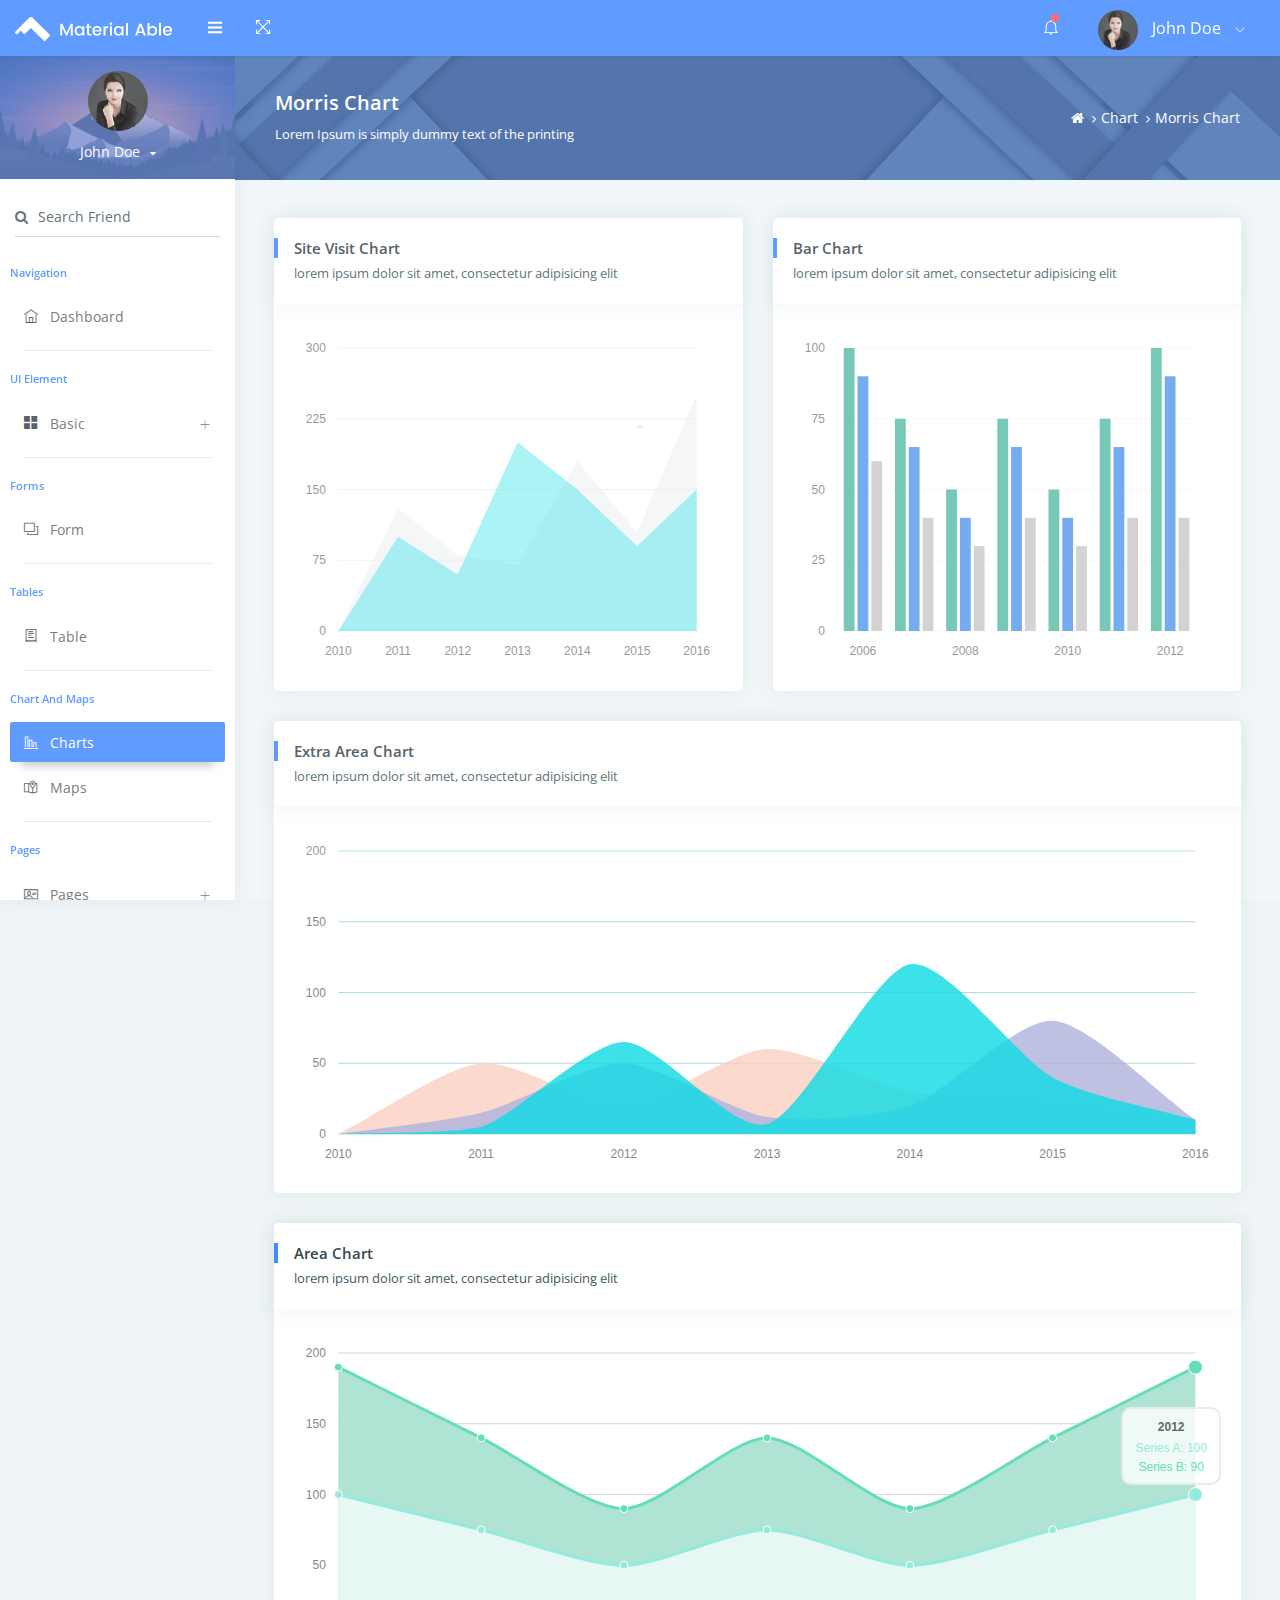
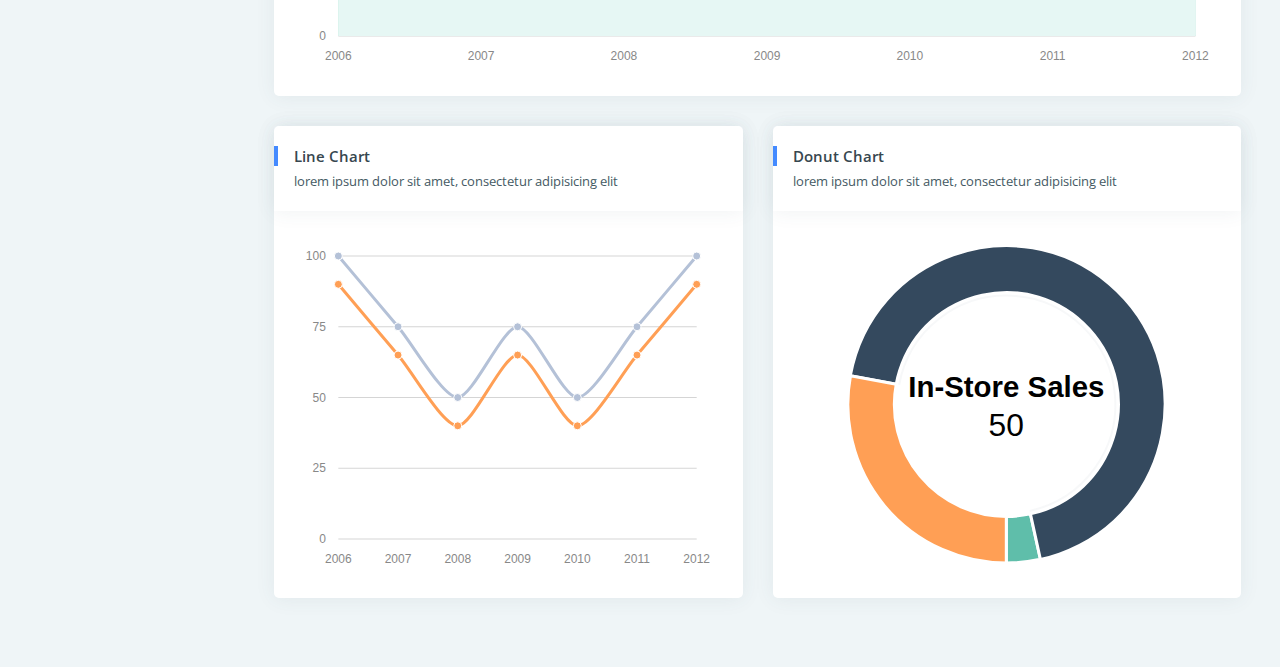
<file: app/chart-morris.html>
<!DOCTYPE html>
<html lang="en">

<head>
    <title>Material Able bootstrap admin template by Codedthemes</title>
    <!-- HTML5 Shim and Respond.js IE10 support of HTML5 elements and media queries -->
    <!-- WARNING: Respond.js doesn't work if you view the page via file:// -->
    <!--[if lt IE 10]>
    <script src="https://oss.maxcdn.com/libs/html5shiv/3.7.0/html5shiv.js"></script>
    <script src="https://oss.maxcdn.com/libs/respond.js/1.4.2/respond.min.js"></script>
    <![endif]-->
    <!-- Meta -->
    <meta charset="utf-8">
    <meta name="viewport" content="width=device-width, initial-scale=1.0, user-scalable=0, minimal-ui">
    <meta http-equiv="X-UA-Compatible" content="IE=edge" />

    <meta name="keywords" content="bootstrap, bootstrap admin template, admin theme, admin dashboard, dashboard template, admin template, responsive" />
    <meta name="author" content="Codedthemes" />
    <!-- Favicon icon -->
    <link rel="icon" href="assets/images/favicon.ico" type="image/x-icon">
    <!-- Google font-->
    <link href="https://fonts.googleapis.com/css?family=Open+Sans:400,600,700" rel="stylesheet">
    <!-- waves.css -->
    <link rel="stylesheet" href="assets/pages/waves/css/waves.min.css" type="text/css" media="all">
    <!-- Required Fremwork -->
    <link rel="stylesheet" type="text/css" href="assets/css/bootstrap/css/bootstrap.min.css">
    <!-- themify-icons line icon -->
    <link rel="stylesheet" type="text/css" href="assets/icon/themify-icons/themify-icons.css">
    <!-- Font Awesome -->
    <link rel="stylesheet" type="text/css" href="assets/icon/font-awesome/css/font-awesome.min.css">
    <!-- ico font -->
    <link rel="stylesheet" type="text/css" href="assets/icon/icofont/css/icofont.css">
    <!-- morris chart -->
    <link rel="stylesheet" type="text/css" href="assets/css/morris.js/css/morris.css">
    <!-- Style.css -->
    <link rel="stylesheet" type="text/css" href="assets/css/style.css">
    <link rel="stylesheet" type="text/css" href="assets/css/jquery.mCustomScrollbar.css">
</head>

<body>
    <!-- Pre-loader start -->
    <div class="theme-loader">
        <div class="loader-track">
            <div class="preloader-wrapper">
                <div class="spinner-layer spinner-blue">
                    <div class="circle-clipper left">
                        <div class="circle"></div>
                    </div>
                    <div class="gap-patch">
                        <div class="circle"></div>
                    </div>
                    <div class="circle-clipper right">
                        <div class="circle"></div>
                    </div>
                </div>
                <div class="spinner-layer spinner-red">
                    <div class="circle-clipper left">
                        <div class="circle"></div>
                    </div>
                    <div class="gap-patch">
                        <div class="circle"></div>
                    </div>
                    <div class="circle-clipper right">
                        <div class="circle"></div>
                    </div>
                </div>

                <div class="spinner-layer spinner-yellow">
                    <div class="circle-clipper left">
                        <div class="circle"></div>
                    </div>
                    <div class="gap-patch">
                        <div class="circle"></div>
                    </div>
                    <div class="circle-clipper right">
                        <div class="circle"></div>
                    </div>
                </div>

                <div class="spinner-layer spinner-green">
                    <div class="circle-clipper left">
                        <div class="circle"></div>
                    </div>
                    <div class="gap-patch">
                        <div class="circle"></div>
                    </div>
                    <div class="circle-clipper right">
                        <div class="circle"></div>
                    </div>
                </div>
            </div>
        </div>
    </div>
    <!-- Pre-loader end -->
    <div id="pcoded" class="pcoded">
        <div class="pcoded-overlay-box"></div>
        <div class="pcoded-container navbar-wrapper">
            <nav class="navbar header-navbar pcoded-header">
                <div class="navbar-wrapper">
                    <div class="navbar-logo">
                        <a class="mobile-menu waves-effect waves-light" id="mobile-collapse" href="#!">
                            <i class="ti-menu"></i>
                        </a>
                        <div class="mobile-search waves-effect waves-light">
                            <div class="header-search">
                                <div class="main-search morphsearch-search">
                                    <div class="input-group">
                                        <span class="input-group-prepend search-close"><i class="ti-close input-group-text"></i></span>
                                        <input type="text" class="form-control" placeholder="Enter Keyword">
                                        <span class="input-group-append search-btn"><i class="ti-search input-group-text"></i></span>
                                    </div>
                                </div>
                            </div>
                        </div>
                        <a href="index.html">
                            <img class="img-fluid" src="assets/images/logo.png" alt="Theme-Logo" />
                        </a>
                        <a class="mobile-options waves-effect waves-light">
                            <i class="ti-more"></i>
                        </a>
                    </div>
                    <div class="navbar-container container-fluid">
                        <ul class="nav-left">
                            <li>
                                <div class="sidebar_toggle"><a href="javascript:void(0)"><i class="ti-menu"></i></a></div>
                            </li>
                            <li>
                                <a href="#!" onclick="javascript:toggleFullScreen()" class="waves-effect waves-light">
                                    <i class="ti-fullscreen"></i>
                                </a>
                            </li>
                        </ul>
                        <ul class="nav-right">
                            <li class="header-notification">
                                <a href="#!" class="waves-effect waves-light">
                                    <i class="ti-bell"></i>
                                    <span class="badge bg-c-red"></span>
                                </a>
                                <ul class="show-notification">
                                    <li>
                                        <h6>Notifications</h6>
                                        <label class="label label-danger">New</label>
                                    </li>
                                    <li class="waves-effect waves-light">
                                        <div class="media">
                                            <img class="d-flex align-self-center img-radius" src="assets/images/avatar-2.jpg" alt="Generic placeholder image">
                                            <div class="media-body">
                                                <h5 class="notification-user">John Doe</h5>
                                                <p class="notification-msg">Lorem ipsum dolor sit amet, consectetuer elit.</p>
                                                <span class="notification-time">30 minutes ago</span>
                                            </div>
                                        </div>
                                    </li>
                                    <li class="waves-effect waves-light">
                                        <div class="media">
                                            <img class="d-flex align-self-center img-radius" src="assets/images/avatar-4.jpg" alt="Generic placeholder image">
                                            <div class="media-body">
                                                <h5 class="notification-user">Joseph William</h5>
                                                <p class="notification-msg">Lorem ipsum dolor sit amet, consectetuer elit.</p>
                                                <span class="notification-time">30 minutes ago</span>
                                            </div>
                                        </div>
                                    </li>
                                    <li class="waves-effect waves-light">
                                        <div class="media">
                                            <img class="d-flex align-self-center img-radius" src="assets/images/avatar-3.jpg" alt="Generic placeholder image">
                                            <div class="media-body">
                                                <h5 class="notification-user">Sara Soudein</h5>
                                                <p class="notification-msg">Lorem ipsum dolor sit amet, consectetuer elit.</p>
                                                <span class="notification-time">30 minutes ago</span>
                                            </div>
                                        </div>
                                    </li>
                                </ul>
                            </li>
                            <li class="user-profile header-notification">
                                <a href="#!" class="waves-effect waves-light">
                                    <img src="assets/images/avatar-4.jpg" class="img-radius" alt="User-Profile-Image">
                                    <span>John Doe</span>
                                    <i class="ti-angle-down"></i>
                                </a>
                                <ul class="show-notification profile-notification">
                                    <li class="waves-effect waves-light">
                                        <a href="#!">
                                            <i class="ti-settings"></i> Settings
                                        </a>
                                    </li>
                                    <li class="waves-effect waves-light">
                                        <a href="user-profile.html">
                                            <i class="ti-user"></i> Profile
                                        </a>
                                    </li>
                                    <li class="waves-effect waves-light">
                                        <a href="email-inbox.html">
                                            <i class="ti-email"></i> My Messages
                                        </a>
                                    </li>
                                    <li class="waves-effect waves-light">
                                        <a href="auth-lock-screen.html">
                                            <i class="ti-lock"></i> Lock Screen
                                        </a>
                                    </li>
                                    <li class="waves-effect waves-light">
                                        <a href="auth-normal-sign-in.html">
                                            <i class="ti-layout-sidebar-left"></i> Logout
                                        </a>
                                    </li>
                                </ul>
                            </li>
                        </ul>
                    </div>
                </div>
            </nav>

            <div class="pcoded-main-container">
                <div class="pcoded-wrapper">
                    <nav class="pcoded-navbar">
                        <div class="sidebar_toggle"><a href="#"><i class="icon-close icons"></i></a></div>
                        <div class="pcoded-inner-navbar main-menu">
                            <div class="">
                                <div class="main-menu-header">
                                    <img class="img-80 img-radius" src="assets/images/avatar-4.jpg" alt="User-Profile-Image">
                                    <div class="user-details">
                                        <span id="more-details">John Doe<i class="fa fa-caret-down"></i></span>
                                    </div>
                                </div>
                                <div class="main-menu-content">
                                    <ul>
                                        <li class="more-details">
                                            <a href="user-profile.html"><i class="ti-user"></i>View Profile</a>
                                            <a href="#!"><i class="ti-settings"></i>Settings</a>
                                            <a href="auth-normal-sign-in.html"><i class="ti-layout-sidebar-left"></i>Logout</a>
                                        </li>
                                    </ul>
                                </div>
                            </div>
                            <div class="p-15 p-b-0">
                                <form class="form-material">
                                    <div class="form-group form-primary">
                                        <input type="text" name="footer-email" class="form-control">
                                        <span class="form-bar"></span>
                                        <label class="float-label"><i class="fa fa-search m-r-10"></i>Search Friend</label>
                                    </div>
                                </form>
                            </div>
                            <div class="pcoded-navigation-label">Navigation</div>
                            <ul class="pcoded-item pcoded-left-item">
                                <li class="">
                                    <a href="index.html" class="waves-effect waves-dark">
                                        <span class="pcoded-micon"><i class="ti-home"></i><b>D</b></span>
                                        <span class="pcoded-mtext">Dashboard</span>
                                        <span class="pcoded-mcaret"></span>
                                    </a>
                                </li>
                            </ul>
                            <div class="pcoded-navigation-label">UI Element</div>
                            <ul class="pcoded-item pcoded-left-item">
                                <li class="pcoded-hasmenu">
                                    <a href="javascript:void(0)" class="waves-effect waves-dark">
                                        <span class="pcoded-micon"><i class="ti-layout-grid2-alt"></i><b>BC</b></span>
                                        <span class="pcoded-mtext">Basic</span>
                                        <span class="pcoded-mcaret"></span>
                                    </a>
                                    <ul class="pcoded-submenu">
                                        <li class=" ">
                                            <a href="breadcrumb.html" class="waves-effect waves-dark">
                                                <span class="pcoded-micon"><i class="ti-angle-right"></i></span>
                                                <span class="pcoded-mtext">Breadcrumbs</span>
                                                <span class="pcoded-mcaret"></span>
                                            </a>
                                        </li>
                                        <li class=" ">
                                            <a href="button.html" class="waves-effect waves-dark">
                                                <span class="pcoded-micon"><i class="ti-angle-right"></i></span>
                                                <span class="pcoded-mtext">Button</span>
                                                <span class="pcoded-mcaret"></span>
                                            </a>
                                        </li>
                                        <li class="">
                                            <a href="accordion.html" class="waves-effect waves-dark">
                                                <span class="pcoded-micon"><i class="ti-angle-right"></i></span>
                                                <span class="pcoded-mtext">Accordion</span>
                                                <span class="pcoded-mcaret"></span>
                                            </a>
                                        </li>
                                        <li class=" ">
                                            <a href="tabs.html" class="waves-effect waves-dark">
                                                <span class="pcoded-micon"><i class="ti-angle-right"></i></span>
                                                <span class="pcoded-mtext">Tabs</span>
                                                <span class="pcoded-mcaret"></span>
                                            </a>
                                        </li>
                                        <li class=" ">
                                            <a href="color.html" class="waves-effect waves-dark">
                                                <span class="pcoded-micon"><i class="ti-angle-right"></i></span>
                                                <span class="pcoded-mtext">Color</span>
                                                <span class="pcoded-mcaret"></span>
                                            </a>
                                        </li>
                                        <li class=" ">
                                            <a href="label-badge.html" class="waves-effect waves-dark">
                                                <span class="pcoded-micon"><i class="ti-angle-right"></i></span>
                                                <span class="pcoded-mtext">Label Badge</span>
                                                <span class="pcoded-mcaret"></span>
                                            </a>
                                        </li>
                                        <li class=" ">
                                            <a href="tooltip.html" class="waves-effect waves-dark">
                                                <span class="pcoded-micon"><i class="ti-angle-right"></i></span>
                                                <span class="pcoded-mtext">Tooltip And Popover</span>
                                                <span class="pcoded-mcaret"></span>
                                            </a>
                                        </li>
                                        <li class=" ">
                                            <a href="typography.html" class="waves-effect waves-dark">
                                                <span class="pcoded-micon"><i class="ti-angle-right"></i></span>
                                                <span class="pcoded-mtext">Typography</span>
                                                <span class="pcoded-mcaret"></span>
                                            </a>
                                        </li>
                                        <li class=" ">
                                            <a href="notification.html" class="waves-effect waves-dark">
                                                <span class="pcoded-micon"><i class="ti-angle-right"></i></span>
                                                <span class="pcoded-mtext">Notifications</span>
                                                <span class="pcoded-mcaret"></span>
                                            </a>
                                        </li>
                                    </ul>
                                </li>
                            </ul>
                            <div class="pcoded-navigation-label">Forms</div>
                            <ul class="pcoded-item pcoded-left-item">
                                <li class="">
                                    <a href="form-elements-component.html" class="waves-effect waves-dark">
                                        <span class="pcoded-micon"><i class="ti-layers"></i><b>FC</b></span>
                                        <span class="pcoded-mtext">Form</span>
                                        <span class="pcoded-mcaret"></span>
                                    </a>
                                </li>
                            </ul>
                            <div class="pcoded-navigation-label">Tables</div>
                            <ul class="pcoded-item pcoded-left-item">
                                <li class="">
                                    <a href="bs-basic-table.html" class="waves-effect waves-dark">
                                        <span class="pcoded-micon"><i class="ti-receipt"></i><b>B</b></span>
                                        <span class="pcoded-mtext">Table</span>
                                        <span class="pcoded-mcaret"></span>
                                    </a>
                                </li>
                            </ul>
                            <div class="pcoded-navigation-label">Chart And Maps</div>
                            <ul class="pcoded-item pcoded-left-item">
                                <li class="active">
                                    <a href="chart-morris.html" class="waves-effect waves-dark">
                                        <span class="pcoded-micon"><i class="ti-bar-chart-alt"></i><b>C</b></span>
                                        <span class="pcoded-mtext">Charts</span>
                                        <span class="pcoded-mcaret"></span>
                                    </a>
                                </li>
                                <li class="">
                                    <a href="map-google.html" class="waves-effect waves-dark">
                                        <span class="pcoded-micon"><i class="ti-map-alt"></i><b>M</b></span>
                                        <span class="pcoded-mtext">Maps</span>
                                        <span class="pcoded-mcaret"></span>
                                    </a>
                                </li>
                            </ul>
                            <div class="pcoded-navigation-label">Pages</div>
                            <ul class="pcoded-item pcoded-left-item">
                                <li class="pcoded-hasmenu ">
                                    <a href="javascript:void(0)" class="waves-effect waves-dark">
                                        <span class="pcoded-micon"><i class="ti-id-badge"></i><b>A</b></span>
                                        <span class="pcoded-mtext">Pages</span>
                                        <span class="pcoded-mcaret"></span>
                                    </a>
                                    <ul class="pcoded-submenu">
                                        <li class="">
                                            <a href="auth-normal-sign-in.html" class="waves-effect waves-dark">
                                                <span class="pcoded-micon"><i class="ti-angle-right"></i></span>
                                                <span class="pcoded-mtext">Login</span>
                                                <span class="pcoded-mcaret"></span>
                                            </a>
                                        </li>
                                        <li class="">
                                            <a href="auth-sign-up.html" class="waves-effect waves-dark">
                                                <span class="pcoded-micon"><i class="ti-angle-right"></i></span>
                                                <span class="pcoded-mtext">Registration</span>
                                                <span class="pcoded-mcaret"></span>
                                            </a>
                                        </li>
                                        <li class="">
                                            <a href="sample-page.html" class="waves-effect waves-dark">
                                                <span class="pcoded-micon"><i class="ti-layout-sidebar-left"></i><b>S</b></span>
                                                <span class="pcoded-mtext">Sample Page</span>
                                                <span class="pcoded-mcaret"></span>
                                            </a>
                                        </li>
                                    </ul>
                                </li>
                            </ul>
                        </div>
                    </nav>
                    <div class="pcoded-content">
                        <!-- Page-header start -->
                        <div class="page-header">
                            <div class="page-block">
                                <div class="row align-items-center">
                                    <div class="col-md-8">
                                        <div class="page-header-title">
                                            <h5 class="m-b-10">Morris Chart</h5>
                                            <p class="m-b-0">Lorem Ipsum is simply dummy text of the printing</p>
                                        </div>
                                    </div>
                                    <div class="col-md-4">
                                        <ul class="breadcrumb">
                                            <li class="breadcrumb-item">
                                                <a href="index.html"> <i class="fa fa-home"></i> </a>
                                            </li>
                                            <li class="breadcrumb-item"><a href="#!">Chart</a>
                                            </li>
                                            <li class="breadcrumb-item"><a href="#!">Morris Chart</a>
                                            </li>
                                        </ul>
                                    </div>
                                </div>
                            </div>
                        </div>
                        <!-- Page-header end -->
                        <div class="pcoded-inner-content">
                            <!-- Main-body start -->
                            <div class="main-body">
                                <div class="page-wrapper">
                                    <div class="page-body">
                                        <div class="row">
                                            <!-- SITE VISIT CHART start -->
                                            <div class="col-md-12 col-lg-6">
                                                <div class="card">
                                                    <div class="card-header">
                                                        <h5>Site Visit Chart</h5>
                                                        <span>lorem ipsum dolor sit amet, consectetur adipisicing elit</span>
                                                    </div>
                                                    <div class="card-block">
                                                        <div id="morris-site-visit"></div>
                                                    </div>
                                                </div>
                                            </div>
                                            <!-- SITE VISIT CHART Ends -->
                                            <!-- Bar Chart start -->
                                            <div class="col-md-12 col-lg-6">
                                                <div class="card">
                                                    <div class="card-header">
                                                        <h5>Bar Chart</h5>
                                                        <span>lorem ipsum dolor sit amet, consectetur adipisicing elit</span>
                                                    </div>
                                                    <div class="card-block">
                                                        <div id="morris-bar-chart"></div>
                                                    </div>
                                                </div>
                                            </div>
                                            <!-- Bar Chart Ends -->
                                            <!-- EXTRA AREA CHART start -->
                                            <div class="col-lg-12">
                                                <div class="card">
                                                    <div class="card-header">
                                                        <h5>Extra Area Chart</h5>
                                                        <span>lorem ipsum dolor sit amet, consectetur adipisicing elit</span>
                                                    </div>
                                                    <div class="card-block">
                                                        <div id="morris-extra-area"></div>
                                                    </div>
                                                </div>
                                            </div>
                                            <!-- EXTRA AREA CHART Ends -->
                                            <!-- Area Chart start -->
                                            <div class="col-lg-12">
                                                <div class="card">
                                                    <div class="card-header">
                                                        <h5>Area Chart</h5>
                                                        <span>lorem ipsum dolor sit amet, consectetur adipisicing elit</span>
                                                    </div>
                                                    <div class="card-block">
                                                        <div id="area-example"></div>
                                                    </div>
                                                </div>
                                            </div>
                                            <!-- Area Chart Ends -->
                                            <!-- LINE CHART start -->
                                            <div class="col-md-12 col-lg-6">
                                                <div class="card">
                                                    <div class="card-header">
                                                        <h5>Line Chart</h5>
                                                        <span>lorem ipsum dolor sit amet, consectetur adipisicing elit</span>
                                                    </div>
                                                    <div class="card-block">
                                                        <div id="line-example"></div>
                                                    </div>
                                                </div>
                                            </div>
                                            <!-- LINE CHART Ends -->
                                            <!-- Donut chart start -->
                                            <div class="col-md-12 col-lg-6">
                                                <div class="card">
                                                    <div class="card-header">
                                                        <h5>Donut Chart</h5>
                                                        <span>lorem ipsum dolor sit amet, consectetur adipisicing elit</span>
                                                    </div>
                                                    <div class="card-block">
                                                        <div id="donut-example"></div>
                                                    </div>
                                                </div>
                                            </div>
                                            <!-- Donut chart Ends -->
                                        </div>
                                    </div>
                                </div>
                            </div>
                            <div id="styleSelector">

                            </div>
                        </div>
                    </div>
                </div>
            </div>
        </div>
    </div>



    <!-- Warning Section Starts -->
    <!-- Older IE warning message -->
    <!--[if lt IE 10]>
<div class="ie-warning">
    <h1>Warning!!</h1>
    <p>You are using an outdated version of Internet Explorer, please upgrade <br/>to any of the following web browsers to access this website.</p>
    <div class="iew-container">
        <ul class="iew-download">
            <li>
                <a href="http://www.google.com/chrome/">
                    <img src="assets/images/browser/chrome.png" alt="Chrome">
                    <div>Chrome</div>
                </a>
            </li>
            <li>
                <a href="https://www.mozilla.org/en-US/firefox/new/">
                    <img src="assets/images/browser/firefox.png" alt="Firefox">
                    <div>Firefox</div>
                </a>
            </li>
            <li>
                <a href="http://www.opera.com">
                    <img src="assets/images/browser/opera.png" alt="Opera">
                    <div>Opera</div>
                </a>
            </li>
            <li>
                <a href="https://www.apple.com/safari/">
                    <img src="assets/images/browser/safari.png" alt="Safari">
                    <div>Safari</div>
                </a>
            </li>
            <li>
                <a href="http://windows.microsoft.com/en-us/internet-explorer/download-ie">
                    <img src="assets/images/browser/ie.png" alt="">
                    <div>IE (9 & above)</div>
                </a>
            </li>
        </ul>
    </div>
    <p>Sorry for the inconvenience!</p>
</div>
<![endif]-->
    <!-- Warning Section Ends -->
    <!-- Required Jquery -->
    <script type="text/javascript" src="assets/js/jquery/jquery.min.js "></script>
    <script type="text/javascript" src="assets/js/jquery-ui/jquery-ui.min.js "></script>
    <script type="text/javascript" src="assets/js/popper.js/popper.min.js"></script>
    <script type="text/javascript" src="assets/js/bootstrap/js/bootstrap.min.js "></script>
    <!-- waves js -->
    <script src="assets/pages/waves/js/waves.min.js"></script>
    <!-- jquery slimscroll js -->
    <script type="text/javascript" src="assets/js/jquery-slimscroll/jquery.slimscroll.js"></script>
    <!-- Morris Chart js -->
    <script src="assets/js/raphael/raphael.min.js"></script>
    <script src="assets/js/morris.js/morris.js"></script>
    <!-- Custom js -->
    <script src="assets/pages/chart/morris/morris-custom-chart.js"></script>
    <script src="assets/js/pcoded.min.js"></script>
    <script src="assets/js/vertical/vertical-layout.min.js"></script>
    <script src="assets/js/jquery.mCustomScrollbar.concat.min.js"></script>
    <script type="text/javascript" src="assets/js/script.js"></script>
</body>

</html>
</file>
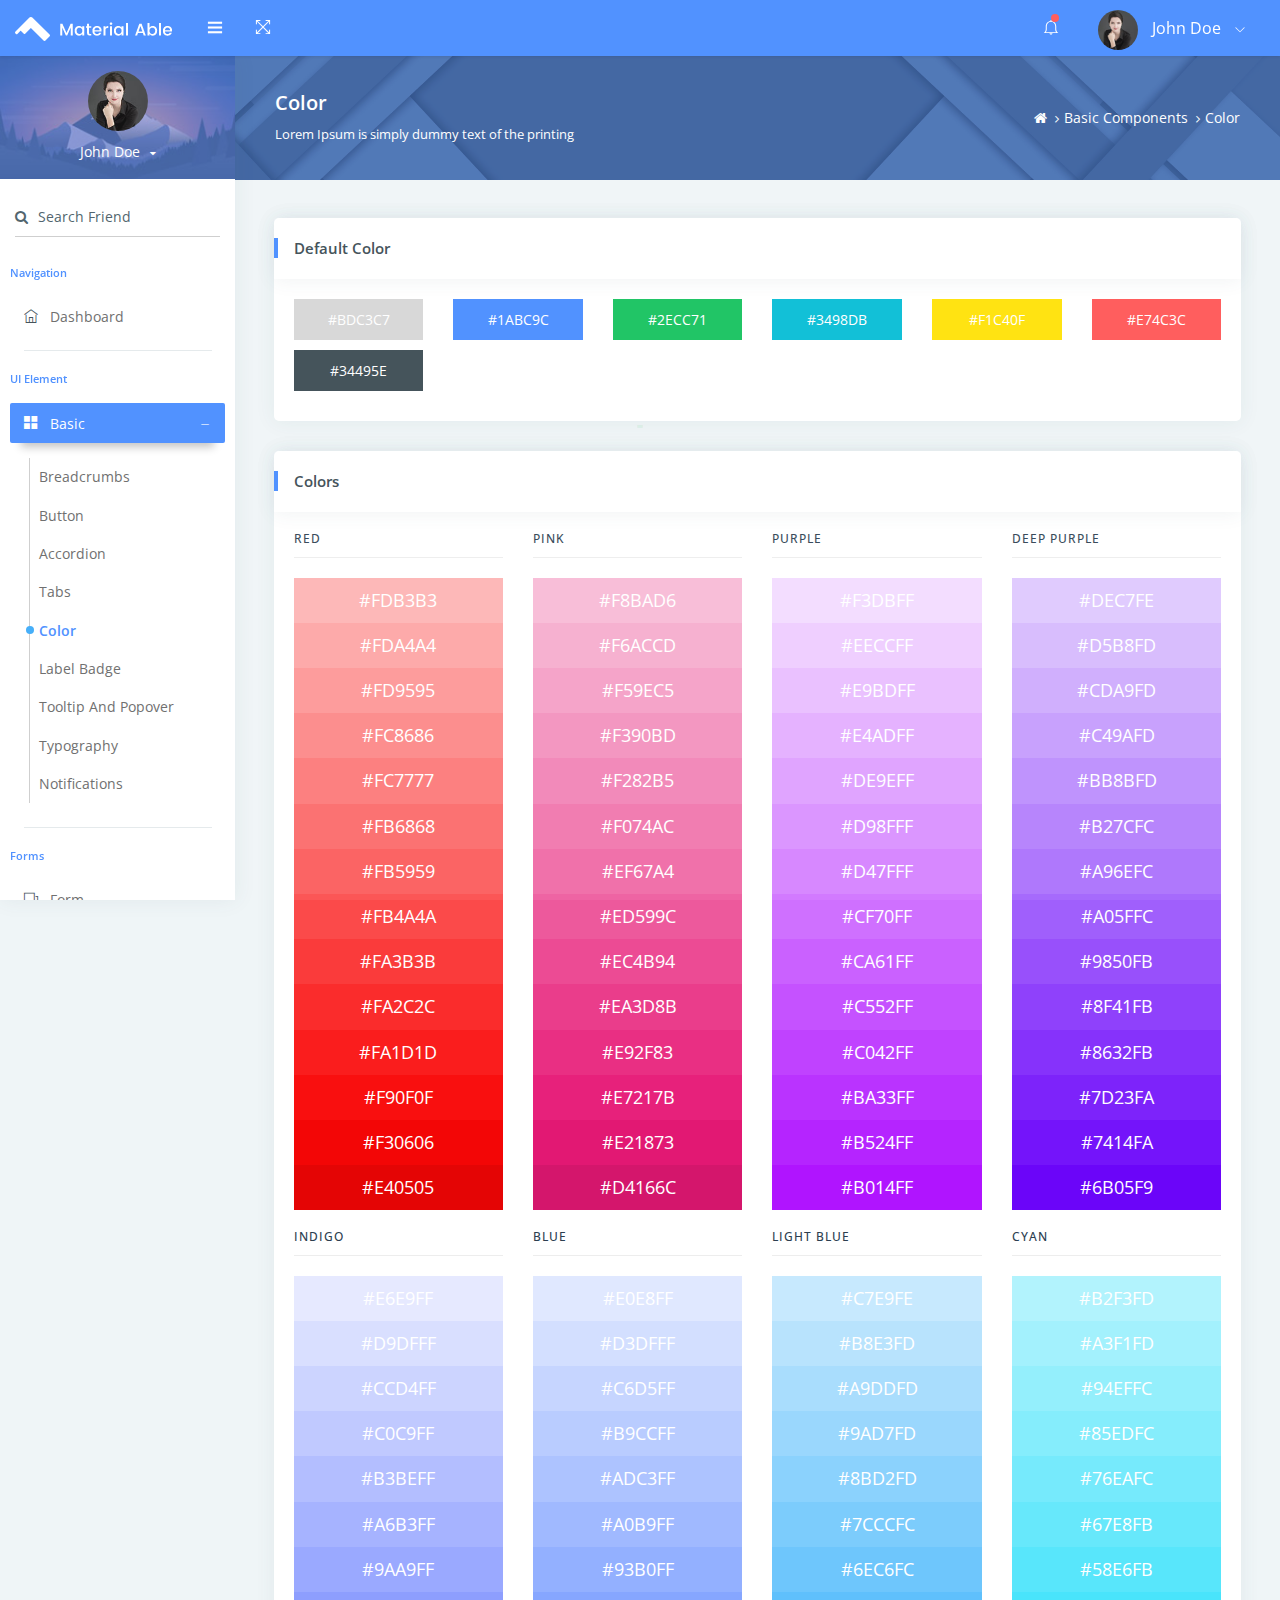
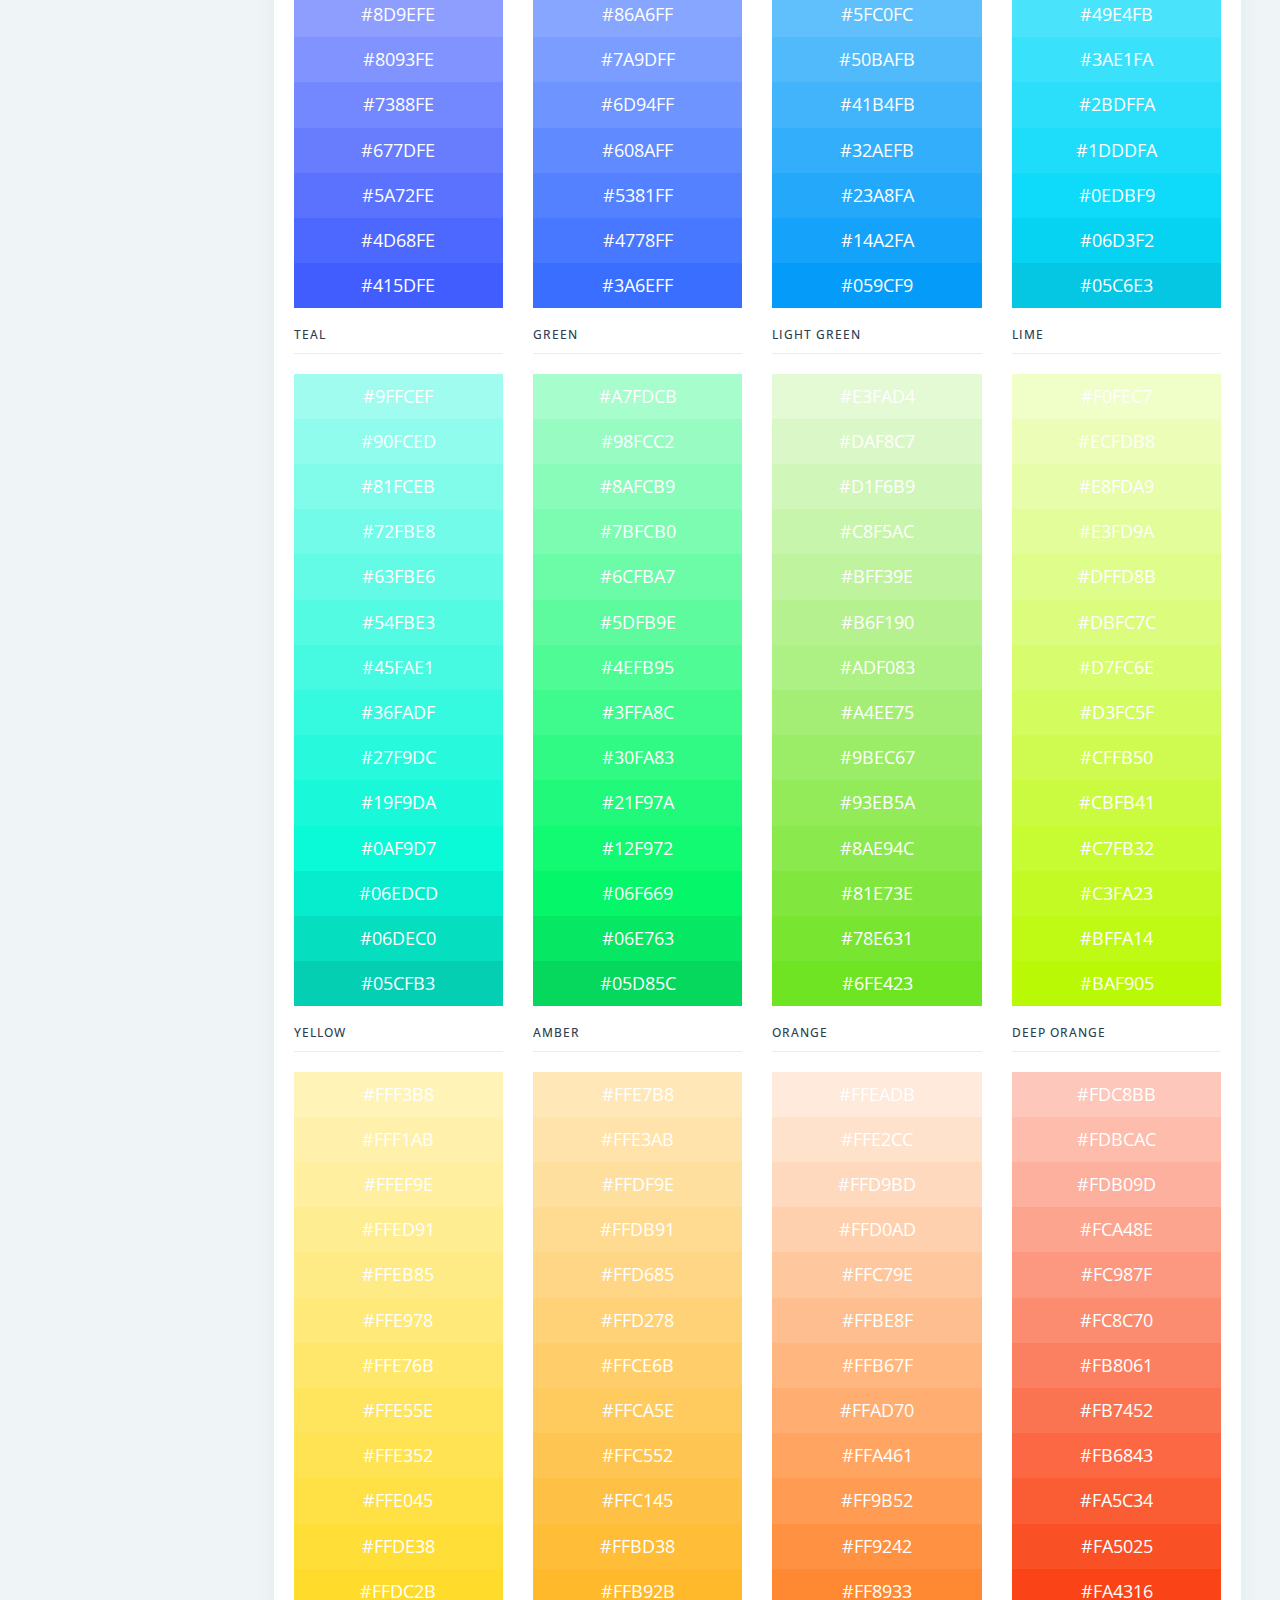
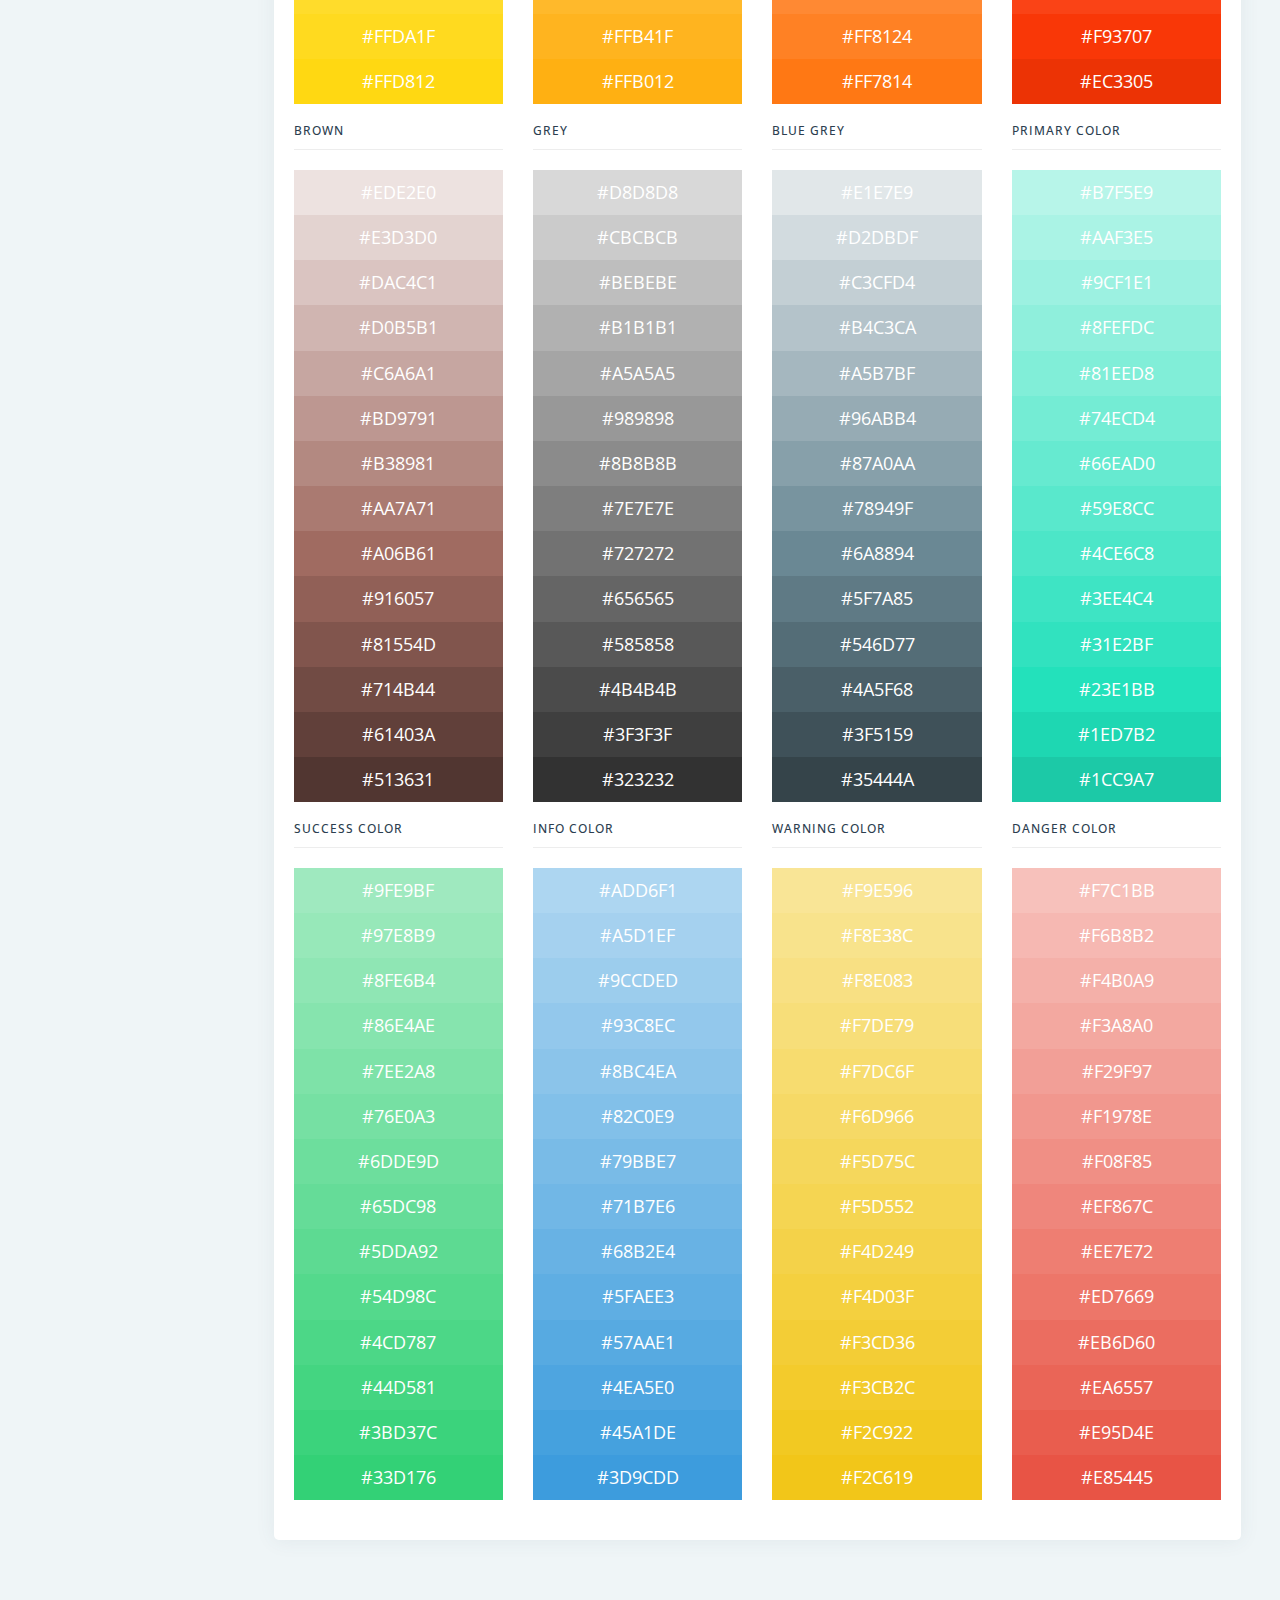
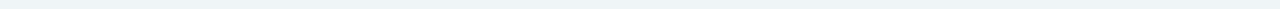
<file: app/color.html>
<!DOCTYPE html>
<html lang="en">

<head>
    <title>Material Able bootstrap admin template by Codedthemes</title>
    <!-- HTML5 Shim and Respond.js IE10 support of HTML5 elements and media queries -->
    <!-- WARNING: Respond.js doesn't work if you view the page via file:// -->
    <!--[if lt IE 10]>
      <script src="https://oss.maxcdn.com/libs/html5shiv/3.7.0/html5shiv.js"></script>
      <script src="https://oss.maxcdn.com/libs/respond.js/1.4.2/respond.min.js"></script>
      <![endif]-->
      <!-- Meta -->
      <meta charset="utf-8">
      <meta name="viewport" content="width=device-width, initial-scale=1.0, user-scalable=0, minimal-ui">
      <meta http-equiv="X-UA-Compatible" content="IE=edge" />

      <meta name="keywords" content="bootstrap, bootstrap admin template, admin theme, admin dashboard, dashboard template, admin template, responsive" />
      <meta name="author" content="Codedthemes" />
      <!-- Favicon icon -->
      <link rel="icon" href="assets/images/favicon.ico" type="image/x-icon">
      <!-- Google font-->
      <link href="https://fonts.googleapis.com/css?family=Open+Sans:400,600,700" rel="stylesheet">
      <!-- waves.css -->
      <link rel="stylesheet" href="assets/pages/waves/css/waves.min.css" type="text/css" media="all">
      <!-- Required Fremwork -->
      <link rel="stylesheet" type="text/css" href="assets/css/bootstrap/css/bootstrap.min.css">
      <!-- themify-icons line icon -->
      <link rel="stylesheet" type="text/css" href="assets/icon/themify-icons/themify-icons.css">
      <!-- ico font -->
      <link rel="stylesheet" type="text/css" href="assets/icon/icofont/css/icofont.css">
      <!-- Font Awesome -->
      <link rel="stylesheet" type="text/css" href="assets/icon/font-awesome/css/font-awesome.min.css">
      <!-- Style.css -->
      <link rel="stylesheet" type="text/css" href="assets/css/style.css">
      <link rel="stylesheet" type="text/css" href="assets/css/jquery.mCustomScrollbar.css">
  </head>

  <body>
    <!-- Pre-loader start -->
    <div class="theme-loader">
        <div class="loader-track">
            <div class="preloader-wrapper">
                <div class="spinner-layer spinner-blue">
                    <div class="circle-clipper left">
                        <div class="circle"></div>
                    </div>
                    <div class="gap-patch">
                        <div class="circle"></div>
                    </div>
                    <div class="circle-clipper right">
                        <div class="circle"></div>
                    </div>
                </div>
                <div class="spinner-layer spinner-red">
                    <div class="circle-clipper left">
                        <div class="circle"></div>
                    </div>
                    <div class="gap-patch">
                        <div class="circle"></div>
                    </div>
                    <div class="circle-clipper right">
                        <div class="circle"></div>
                    </div>
                </div>

                <div class="spinner-layer spinner-yellow">
                    <div class="circle-clipper left">
                        <div class="circle"></div>
                    </div>
                    <div class="gap-patch">
                        <div class="circle"></div>
                    </div>
                    <div class="circle-clipper right">
                        <div class="circle"></div>
                    </div>
                </div>

                <div class="spinner-layer spinner-green">
                    <div class="circle-clipper left">
                        <div class="circle"></div>
                    </div>
                    <div class="gap-patch">
                        <div class="circle"></div>
                    </div>
                    <div class="circle-clipper right">
                        <div class="circle"></div>
                    </div>
                </div>
            </div>
        </div>
    </div>
    <!-- Pre-loader end -->
    <div id="pcoded" class="pcoded">
        <div class="pcoded-overlay-box"></div>
        <div class="pcoded-container navbar-wrapper">
            <nav class="navbar header-navbar pcoded-header">
                <div class="navbar-wrapper">
                    <div class="navbar-logo">
                        <a class="mobile-menu waves-effect waves-light" id="mobile-collapse" href="#!">
                            <i class="ti-menu"></i>
                        </a>
                        <div class="mobile-search waves-effect waves-light">
                            <div class="header-search">
                                <div class="main-search morphsearch-search">
                                    <div class="input-group">
                                        <span class="input-group-prepend search-close"><i class="ti-close input-group-text"></i></span>
                                        <input type="text" class="form-control" placeholder="Enter Keyword">
                                        <span class="input-group-append search-btn"><i class="ti-search input-group-text"></i></span>
                                    </div>
                                </div>
                            </div>
                        </div>
                        <a href="index.html">
                            <img class="img-fluid" src="assets/images/logo.png" alt="Theme-Logo" />
                        </a>
                        <a class="mobile-options waves-effect waves-light">
                            <i class="ti-more"></i>
                        </a>
                    </div>
                    <div class="navbar-container container-fluid">
                        <ul class="nav-left">
                            <li>
                                <div class="sidebar_toggle"><a href="javascript:void(0)"><i class="ti-menu"></i></a></div>
                            </li>
                            <li>
                                <a href="#!" onclick="javascript:toggleFullScreen()" class="waves-effect waves-light">
                                    <i class="ti-fullscreen"></i>
                                </a>
                            </li>
                        </ul>
                        <ul class="nav-right">
                            <li class="header-notification">
                                <a href="#!" class="waves-effect waves-light">
                                    <i class="ti-bell"></i>
                                    <span class="badge bg-c-red"></span>
                                </a>
                                <ul class="show-notification">
                                    <li>
                                        <h6>Notifications</h6>
                                        <label class="label label-danger">New</label>
                                    </li>
                                    <li class="waves-effect waves-light">
                                        <div class="media">
                                            <img class="d-flex align-self-center img-radius" src="assets/images/avatar-2.jpg" alt="Generic placeholder image">
                                            <div class="media-body">
                                                <h5 class="notification-user">John Doe</h5>
                                                <p class="notification-msg">Lorem ipsum dolor sit amet, consectetuer elit.</p>
                                                <span class="notification-time">30 minutes ago</span>
                                            </div>
                                        </div>
                                    </li>
                                    <li class="waves-effect waves-light">
                                        <div class="media">
                                            <img class="d-flex align-self-center img-radius" src="assets/images/avatar-4.jpg" alt="Generic placeholder image">
                                            <div class="media-body">
                                                <h5 class="notification-user">Joseph William</h5>
                                                <p class="notification-msg">Lorem ipsum dolor sit amet, consectetuer elit.</p>
                                                <span class="notification-time">30 minutes ago</span>
                                            </div>
                                        </div>
                                    </li>
                                    <li class="waves-effect waves-light">
                                        <div class="media">
                                            <img class="d-flex align-self-center img-radius" src="assets/images/avatar-3.jpg" alt="Generic placeholder image">
                                            <div class="media-body">
                                                <h5 class="notification-user">Sara Soudein</h5>
                                                <p class="notification-msg">Lorem ipsum dolor sit amet, consectetuer elit.</p>
                                                <span class="notification-time">30 minutes ago</span>
                                            </div>
                                        </div>
                                    </li>
                                </ul>
                            </li>
                            <li class="user-profile header-notification">
                                <a href="#!" class="waves-effect waves-light">
                                    <img src="assets/images/avatar-4.jpg" class="img-radius" alt="User-Profile-Image">
                                    <span>John Doe</span>
                                    <i class="ti-angle-down"></i>
                                </a>
                                <ul class="show-notification profile-notification">
                                    <li class="waves-effect waves-light">
                                        <a href="#!">
                                            <i class="ti-settings"></i> Settings
                                        </a>
                                    </li>
                                    <li class="waves-effect waves-light">
                                        <a href="user-profile.html">
                                            <i class="ti-user"></i> Profile
                                        </a>
                                    </li>
                                    <li class="waves-effect waves-light">
                                        <a href="email-inbox.html">
                                            <i class="ti-email"></i> My Messages
                                        </a>
                                    </li>
                                    <li class="waves-effect waves-light">
                                        <a href="auth-lock-screen.html">
                                            <i class="ti-lock"></i> Lock Screen
                                        </a>
                                    </li>
                                    <li class="waves-effect waves-light">
                                        <a href="auth-normal-sign-in.html">
                                            <i class="ti-layout-sidebar-left"></i> Logout
                                        </a>
                                    </li>
                                </ul>
                            </li>
                        </ul>
                    </div>
                </div>
            </nav>

            <div class="pcoded-main-container">
                <div class="pcoded-wrapper">
                    <nav class="pcoded-navbar">
                        <div class="sidebar_toggle"><a href="#"><i class="icon-close icons"></i></a></div>
                        <div class="pcoded-inner-navbar main-menu">
                            <div class="">
                                <div class="main-menu-header">
                                    <img class="img-80 img-radius" src="assets/images/avatar-4.jpg" alt="User-Profile-Image">
                                    <div class="user-details">
                                        <span id="more-details">John Doe<i class="fa fa-caret-down"></i></span>
                                    </div>
                                </div>
                                <div class="main-menu-content">
                                    <ul>
                                        <li class="more-details">
                                            <a href="user-profile.html"><i class="ti-user"></i>View Profile</a>
                                            <a href="#!"><i class="ti-settings"></i>Settings</a>
                                            <a href="auth-normal-sign-in.html"><i class="ti-layout-sidebar-left"></i>Logout</a>
                                        </li>
                                    </ul>
                                </div>
                            </div>
                            <div class="p-15 p-b-0">
                                <form class="form-material">
                                    <div class="form-group form-primary">
                                        <input type="text" name="footer-email" class="form-control">
                                        <span class="form-bar"></span>
                                        <label class="float-label"><i class="fa fa-search m-r-10"></i>Search Friend</label>
                                    </div>
                                </form>
                            </div>
                            <div class="pcoded-navigation-label">Navigation</div>
                            <ul class="pcoded-item pcoded-left-item">
                                <li class="">
                                    <a href="index.html" class="waves-effect waves-dark">
                                        <span class="pcoded-micon"><i class="ti-home"></i><b>D</b></span>
                                        <span class="pcoded-mtext">Dashboard</span>
                                        <span class="pcoded-mcaret"></span>
                                    </a>
                                </li>
                            </ul>
                            <div class="pcoded-navigation-label">UI Element</div>
                            <ul class="pcoded-item pcoded-left-item">
                                <li class="pcoded-hasmenu active pcoded-trigger">
                                    <a href="javascript:void(0)" class="waves-effect waves-dark">
                                        <span class="pcoded-micon"><i class="ti-layout-grid2-alt"></i><b>BC</b></span>
                                        <span class="pcoded-mtext">Basic</span>
                                        <span class="pcoded-mcaret"></span>
                                    </a>
                                    <ul class="pcoded-submenu">
                                        <li class=" ">
                                            <a href="breadcrumb.html" class="waves-effect waves-dark">
                                                <span class="pcoded-micon"><i class="ti-angle-right"></i></span>
                                                <span class="pcoded-mtext">Breadcrumbs</span>
                                                <span class="pcoded-mcaret"></span>
                                            </a>
                                        </li>
                                        <li class=" ">
                                            <a href="button.html" class="waves-effect waves-dark">
                                                <span class="pcoded-micon"><i class="ti-angle-right"></i></span>
                                                <span class="pcoded-mtext">Button</span>
                                                <span class="pcoded-mcaret"></span>
                                            </a>
                                        </li>
                                        <li class="">
                                            <a href="accordion.html" class="waves-effect waves-dark">
                                                <span class="pcoded-micon"><i class="ti-angle-right"></i></span>
                                                <span class="pcoded-mtext">Accordion</span>
                                                <span class="pcoded-mcaret"></span>
                                            </a>
                                        </li>
                                        <li class=" ">
                                            <a href="tabs.html" class="waves-effect waves-dark">
                                                <span class="pcoded-micon"><i class="ti-angle-right"></i></span>
                                                <span class="pcoded-mtext">Tabs</span>
                                                <span class="pcoded-mcaret"></span>
                                            </a>
                                        </li>
                                        <li class="active ">
                                            <a href="color.html" class="waves-effect waves-dark">
                                                <span class="pcoded-micon"><i class="ti-angle-right"></i></span>
                                                <span class="pcoded-mtext">Color</span>
                                                <span class="pcoded-mcaret"></span>
                                            </a>
                                        </li>
                                        <li class=" ">
                                            <a href="label-badge.html" class="waves-effect waves-dark">
                                                <span class="pcoded-micon"><i class="ti-angle-right"></i></span>
                                                <span class="pcoded-mtext">Label Badge</span>
                                                <span class="pcoded-mcaret"></span>
                                            </a>
                                        </li>
                                        <li class=" ">
                                            <a href="tooltip.html" class="waves-effect waves-dark">
                                                <span class="pcoded-micon"><i class="ti-angle-right"></i></span>
                                                <span class="pcoded-mtext">Tooltip And Popover</span>
                                                <span class="pcoded-mcaret"></span>
                                            </a>
                                        </li>
                                        <li class=" ">
                                            <a href="typography.html" class="waves-effect waves-dark">
                                                <span class="pcoded-micon"><i class="ti-angle-right"></i></span>
                                                <span class="pcoded-mtext">Typography</span>
                                                <span class="pcoded-mcaret"></span>
                                            </a>
                                        </li>
                                        <li class=" ">
                                            <a href="notification.html" class="waves-effect waves-dark">
                                                <span class="pcoded-micon"><i class="ti-angle-right"></i></span>
                                                <span class="pcoded-mtext">Notifications</span>
                                                <span class="pcoded-mcaret"></span>
                                            </a>
                                        </li>
                                    </ul>
                                </li>
                            </ul>
                            <div class="pcoded-navigation-label">Forms</div>
                            <ul class="pcoded-item pcoded-left-item">
                                <li class="">
                                    <a href="form-elements-component.html" class="waves-effect waves-dark">
                                        <span class="pcoded-micon"><i class="ti-layers"></i><b>FC</b></span>
                                        <span class="pcoded-mtext">Form</span>
                                        <span class="pcoded-mcaret"></span>
                                    </a>
                                </li>
                            </ul>
                            <div class="pcoded-navigation-label">Tables</div>
                            <ul class="pcoded-item pcoded-left-item">
                                <li class="">
                                    <a href="bs-basic-table.html" class="waves-effect waves-dark">
                                        <span class="pcoded-micon"><i class="ti-receipt"></i><b>B</b></span>
                                        <span class="pcoded-mtext">Table</span>
                                        <span class="pcoded-mcaret"></span>
                                    </a>
                                </li>
                            </ul>
                            <div class="pcoded-navigation-label">Chart And Maps</div>
                            <ul class="pcoded-item pcoded-left-item">
                                <li class="">
                                    <a href="chart-morris.html" class="waves-effect waves-dark">
                                        <span class="pcoded-micon"><i class="ti-bar-chart-alt"></i><b>C</b></span>
                                        <span class="pcoded-mtext">Charts</span>
                                        <span class="pcoded-mcaret"></span>
                                    </a>
                                </li>
                                <li class="">
                                    <a href="map-google.html" class="waves-effect waves-dark">
                                        <span class="pcoded-micon"><i class="ti-map-alt"></i><b>M</b></span>
                                        <span class="pcoded-mtext">Maps</span>
                                        <span class="pcoded-mcaret"></span>
                                    </a>
                                </li>
                            </ul>
                            <div class="pcoded-navigation-label">Pages</div>
                            <ul class="pcoded-item pcoded-left-item">
                                <li class="pcoded-hasmenu ">
                                    <a href="javascript:void(0)" class="waves-effect waves-dark">
                                        <span class="pcoded-micon"><i class="ti-id-badge"></i><b>A</b></span>
                                        <span class="pcoded-mtext">Pages</span>
                                        <span class="pcoded-mcaret"></span>
                                    </a>
                                    <ul class="pcoded-submenu">
                                        <li class="">
                                            <a href="auth-normal-sign-in.html" class="waves-effect waves-dark">
                                                <span class="pcoded-micon"><i class="ti-angle-right"></i></span>
                                                <span class="pcoded-mtext">Login</span>
                                                <span class="pcoded-mcaret"></span>
                                            </a>
                                        </li>
                                        <li class="">
                                            <a href="auth-sign-up.html" class="waves-effect waves-dark">
                                                <span class="pcoded-micon"><i class="ti-angle-right"></i></span>
                                                <span class="pcoded-mtext">Registration</span>
                                                <span class="pcoded-mcaret"></span>
                                            </a>
                                        </li>
                                        <li class="">
                                            <a href="sample-page.html" class="waves-effect waves-dark">
                                                <span class="pcoded-micon"><i class="ti-layout-sidebar-left"></i><b>S</b></span>
                                                <span class="pcoded-mtext">Sample Page</span>
                                                <span class="pcoded-mcaret"></span>
                                            </a>
                                        </li>
                                    </ul>
                                </li>
                            </ul>
                        </div>
                    </nav>
                    <div class="pcoded-content">
                        <!-- Page-header start -->
                        <div class="page-header">
                            <div class="page-block">
                                <div class="row align-items-center">
                                    <div class="col-md-8">
                                        <div class="page-header-title">
                                            <h5 class="m-b-10">Color</h5>
                                            <p class="m-b-0">Lorem Ipsum is simply dummy text of the printing</p>
                                        </div>
                                    </div>
                                    <div class="col-md-4">
                                        <ul class="breadcrumb">
                                            <li class="breadcrumb-item">
                                                <a href="index.html"> <i class="fa fa-home"></i> </a>
                                            </li>
                                            <li class="breadcrumb-item"><a href="#!">Basic Components</a>
                                            </li>
                                            <li class="breadcrumb-item"><a href="#!">Color</a>
                                            </li>
                                        </ul>
                                    </div>
                                </div>
                            </div>
                        </div>
                        <!-- Page-header end -->
                        <div class="pcoded-inner-content">
                            <!-- Main-body start -->
                            <div class="main-body">
                                <div class="page-wrapper">
                                    <!-- Page-body start -->
                                    <div class="page-body">
                                        <!-- Default color card start -->
                                        <div class="card">
                                            <div class="card-header">
                                                <h5>Default Color</h5>
                                            </div>
                                            <div class="card-block">
                                                <div class="row text-uppercase text-center">
                                                    <div class="col-md-2 waves-effect waves-light p-b-10">
                                                        <div class="bg-default p-10">#BDC3C7</div>
                                                    </div>
                                                    <div class="col-md-2 waves-effect waves-light p-b-10">
                                                        <div class="bg-primary p-10 ">#1ABC9C</div>
                                                    </div>
                                                    <div class="col-md-2 waves-effect waves-light p-b-10">
                                                        <div class="bg-success p-10">#2ECC71</div>
                                                    </div>
                                                    <div class="col-md-2 waves-effect waves-light p-b-10">
                                                        <div class="bg-info p-10">#3498DB</div>
                                                    </div>
                                                    <div class="col-md-2 waves-effect waves-light p-b-10">
                                                        <div class="bg-warning p-10">#F1C40F</div>
                                                    </div>
                                                    <div class="col-md-2 waves-effect waves-light p-b-10">
                                                        <div class="bg-danger p-10">#E74C3C</div>
                                                    </div>
                                                    <div class="col-md-2 waves-effect waves-light p-b-10">
                                                        <div class="bg-inverse p-10">#34495E</div>
                                                    </div>
                                                </div>
                                                <!-- end of eow -->
                                            </div>
                                        </div>
                                        <!-- Default color card end -->
                                        <div class="card">
                                            <div class="card-header">
                                                <h5>Colors</h5>
                                            </div>
                                            <div class="card-block">
                                                <!-- Red color start -->
                                                <div class="row">
                                                    <div class="col-lg-3 col-md-6">
                                                        <h6 class="sub-title text-uppercase">red</h6>
                                                        <div class="red-colors">
                                                            <ul class="m-b-20">
                                                                <li>
                                                                    <p></p>
                                                                </li>
                                                                <li>
                                                                    <p></p>
                                                                </li>
                                                                <li>
                                                                    <p></p>
                                                                </li>
                                                                <li>
                                                                    <p></p>
                                                                </li>
                                                                <li>
                                                                    <p></p>
                                                                </li>
                                                                <li>
                                                                    <p></p>
                                                                </li>
                                                                <li>
                                                                    <p></p>
                                                                </li>
                                                                <li>
                                                                    <p></p>
                                                                </li>
                                                                <li>
                                                                    <p></p>
                                                                </li>
                                                                <li>
                                                                    <p></p>
                                                                </li>
                                                                <li>
                                                                    <p></p>
                                                                </li>
                                                                <li>
                                                                    <p></p>
                                                                </li>
                                                                <li>
                                                                    <p></p>
                                                                </li>
                                                                <li>
                                                                    <p></p>
                                                                </li>
                                                            </ul>
                                                        </div>
                                                    </div>
                                                    <div class="col-lg-3 col-md-6">
                                                        <h6 class="sub-title text-uppercase">pink</h6>
                                                        <div class="pink-colors">
                                                            <ul class="m-b-20">
                                                                <li>
                                                                    <p></p>
                                                                </li>
                                                                <li>
                                                                    <p></p>
                                                                </li>
                                                                <li>
                                                                    <p></p>
                                                                </li>
                                                                <li>
                                                                    <p></p>
                                                                </li>
                                                                <li>
                                                                    <p></p>
                                                                </li>
                                                                <li>
                                                                    <p></p>
                                                                </li>
                                                                <li>
                                                                    <p></p>
                                                                </li>
                                                                <li>
                                                                    <p></p>
                                                                </li>
                                                                <li>
                                                                    <p></p>
                                                                </li>
                                                                <li>
                                                                    <p></p>
                                                                </li>
                                                                <li>
                                                                    <p></p>
                                                                </li>
                                                                <li>
                                                                    <p></p>
                                                                </li>
                                                                <li>
                                                                    <p></p>
                                                                </li>
                                                                <li>
                                                                    <p></p>
                                                                </li>
                                                            </ul>
                                                        </div>
                                                    </div>
                                                    <div class="col-lg-3 col-md-6">
                                                        <h6 class="sub-title text-uppercase"> purple</h6>
                                                        <div class="purple-colors">
                                                            <ul class="m-b-20">
                                                                <li>
                                                                    <p></p>
                                                                </li>
                                                                <li>
                                                                    <p></p>
                                                                </li>
                                                                <li>
                                                                    <p></p>
                                                                </li>
                                                                <li>
                                                                    <p></p>
                                                                </li>
                                                                <li>
                                                                    <p></p>
                                                                </li>
                                                                <li>
                                                                    <p></p>
                                                                </li>
                                                                <li>
                                                                    <p></p>
                                                                </li>
                                                                <li>
                                                                    <p></p>
                                                                </li>
                                                                <li>
                                                                    <p></p>
                                                                </li>
                                                                <li>
                                                                    <p></p>
                                                                </li>
                                                                <li>
                                                                    <p></p>
                                                                </li>
                                                                <li>
                                                                    <p></p>
                                                                </li>
                                                                <li>
                                                                    <p></p>
                                                                </li>
                                                                <li>
                                                                    <p></p>
                                                                </li>
                                                            </ul>
                                                        </div>
                                                    </div>
                                                    <div class="col-lg-3 col-md-6">
                                                        <h6 class="sub-title text-uppercase">deep purple</h6>
                                                        <div class="deep-purple-colors">
                                                            <ul class="m-b-20">
                                                                <li>
                                                                    <p></p>
                                                                </li>
                                                                <li>
                                                                    <p></p>
                                                                </li>
                                                                <li>
                                                                    <p></p>
                                                                </li>
                                                                <li>
                                                                    <p></p>
                                                                </li>
                                                                <li>
                                                                    <p></p>
                                                                </li>
                                                                <li>
                                                                    <p></p>
                                                                </li>
                                                                <li>
                                                                    <p></p>
                                                                </li>
                                                                <li>
                                                                    <p></p>
                                                                </li>
                                                                <li>
                                                                    <p></p>
                                                                </li>
                                                                <li>
                                                                    <p></p>
                                                                </li>
                                                                <li>
                                                                    <p></p>
                                                                </li>
                                                                <li>
                                                                    <p></p>
                                                                </li>
                                                                <li>
                                                                    <p></p>
                                                                </li>
                                                                <li>
                                                                    <p></p>
                                                                </li>
                                                            </ul>
                                                        </div>
                                                    </div>
                                                </div>
                                                <!-- Red color end -->
                                                <!-- Indigo color start -->
                                                <div class="row">
                                                    <div class="col-lg-3 col-md-6">
                                                        <h6 class="sub-title text-uppercase">indigo</h6>
                                                        <div class="indigo-colors">
                                                            <ul class="m-b-20">
                                                                <li>
                                                                    <p></p>
                                                                </li>
                                                                <li>
                                                                    <p></p>
                                                                </li>
                                                                <li>
                                                                    <p></p>
                                                                </li>
                                                                <li>
                                                                    <p></p>
                                                                </li>
                                                                <li>
                                                                    <p></p>
                                                                </li>
                                                                <li>
                                                                    <p></p>
                                                                </li>
                                                                <li>
                                                                    <p></p>
                                                                </li>
                                                                <li>
                                                                    <p></p>
                                                                </li>
                                                                <li>
                                                                    <p></p>
                                                                </li>
                                                                <li>
                                                                    <p></p>
                                                                </li>
                                                                <li>
                                                                    <p></p>
                                                                </li>
                                                                <li>
                                                                    <p></p>
                                                                </li>
                                                                <li>
                                                                    <p></p>
                                                                </li>
                                                                <li>
                                                                    <p></p>
                                                                </li>
                                                            </ul>
                                                        </div>
                                                    </div>
                                                    <!-- end of col-lg-3 col-md-6 -->
                                                    <div class="col-lg-3 col-md-6">
                                                        <h6 class="sub-title text-uppercase"> blue</h6>
                                                        <div class="blue-colors">
                                                            <ul class="m-b-20">
                                                                <li>
                                                                    <p></p>
                                                                </li>
                                                                <li>
                                                                    <p></p>
                                                                </li>
                                                                <li>
                                                                    <p></p>
                                                                </li>
                                                                <li>
                                                                    <p></p>
                                                                </li>
                                                                <li>
                                                                    <p></p>
                                                                </li>
                                                                <li>
                                                                    <p></p>
                                                                </li>
                                                                <li>
                                                                    <p></p>
                                                                </li>
                                                                <li>
                                                                    <p></p>
                                                                </li>
                                                                <li>
                                                                    <p></p>
                                                                </li>
                                                                <li>
                                                                    <p></p>
                                                                </li>
                                                                <li>
                                                                    <p></p>
                                                                </li>
                                                                <li>
                                                                    <p></p>
                                                                </li>
                                                                <li>
                                                                    <p></p>
                                                                </li>
                                                                <li>
                                                                    <p></p>
                                                                </li>
                                                            </ul>
                                                        </div>
                                                    </div>
                                                    <div class="col-lg-3 col-md-6">
                                                        <h6 class="sub-title text-uppercase">light blue</h6>
                                                        <div class="light-blue-colors">
                                                            <ul class="m-b-20">
                                                                <li>
                                                                    <p></p>
                                                                </li>
                                                                <li>
                                                                    <p></p>
                                                                </li>
                                                                <li>
                                                                    <p></p>
                                                                </li>
                                                                <li>
                                                                    <p></p>
                                                                </li>
                                                                <li>
                                                                    <p></p>
                                                                </li>
                                                                <li>
                                                                    <p></p>
                                                                </li>
                                                                <li>
                                                                    <p></p>
                                                                </li>
                                                                <li>
                                                                    <p></p>
                                                                </li>
                                                                <li>
                                                                    <p></p>
                                                                </li>
                                                                <li>
                                                                    <p></p>
                                                                </li>
                                                                <li>
                                                                    <p></p>
                                                                </li>
                                                                <li>
                                                                    <p></p>
                                                                </li>
                                                                <li>
                                                                    <p></p>
                                                                </li>
                                                                <li>
                                                                    <p></p>
                                                                </li>
                                                            </ul>
                                                        </div>
                                                    </div>
                                                    <div class="col-lg-3 col-md-6">
                                                        <h6 class="sub-title text-uppercase">cyan</h6>
                                                        <div class="cyan-colors">
                                                            <ul class="m-b-20">
                                                                <li>
                                                                    <p></p>
                                                                </li>
                                                                <li>
                                                                    <p></p>
                                                                </li>
                                                                <li>
                                                                    <p></p>
                                                                </li>
                                                                <li>
                                                                    <p></p>
                                                                </li>
                                                                <li>
                                                                    <p></p>
                                                                </li>
                                                                <li>
                                                                    <p></p>
                                                                </li>
                                                                <li>
                                                                    <p></p>
                                                                </li>
                                                                <li>
                                                                    <p></p>
                                                                </li>
                                                                <li>
                                                                    <p></p>
                                                                </li>
                                                                <li>
                                                                    <p></p>
                                                                </li>
                                                                <li>
                                                                    <p></p>
                                                                </li>
                                                                <li>
                                                                    <p></p>
                                                                </li>
                                                                <li>
                                                                    <p></p>
                                                                </li>
                                                                <li>
                                                                    <p></p>
                                                                </li>
                                                            </ul>
                                                        </div>
                                                    </div>
                                                </div>
                                                <!-- Indigo color end -->
                                                <!-- Teal color start -->
                                                <div class="row">
                                                    <div class="col-lg-3 col-md-6">
                                                        <h6 class="sub-title text-uppercase">teal</h6>
                                                        <div class="teal-colors">
                                                            <ul class="m-b-20">
                                                                <li>
                                                                    <p></p>
                                                                </li>
                                                                <li>
                                                                    <p></p>
                                                                </li>
                                                                <li>
                                                                    <p></p>
                                                                </li>
                                                                <li>
                                                                    <p></p>
                                                                </li>
                                                                <li>
                                                                    <p></p>
                                                                </li>
                                                                <li>
                                                                    <p></p>
                                                                </li>
                                                                <li>
                                                                    <p></p>
                                                                </li>
                                                                <li>
                                                                    <p></p>
                                                                </li>
                                                                <li>
                                                                    <p></p>
                                                                </li>
                                                                <li>
                                                                    <p></p>
                                                                </li>
                                                                <li>
                                                                    <p></p>
                                                                </li>
                                                                <li>
                                                                    <p></p>
                                                                </li>
                                                                <li>
                                                                    <p></p>
                                                                </li>
                                                                <li>
                                                                    <p></p>
                                                                </li>
                                                            </ul>
                                                        </div>
                                                    </div>
                                                    <!-- end of col-lg-3 col-md-6 -->
                                                    <div class="col-lg-3 col-md-6">
                                                        <h6 class="sub-title text-uppercase">green</h6>
                                                        <div class="green-colors">
                                                            <ul class="m-b-20">
                                                                <li>
                                                                    <p></p>
                                                                </li>
                                                                <li>
                                                                    <p></p>
                                                                </li>
                                                                <li>
                                                                    <p></p>
                                                                </li>
                                                                <li>
                                                                    <p></p>
                                                                </li>
                                                                <li>
                                                                    <p></p>
                                                                </li>
                                                                <li>
                                                                    <p></p>
                                                                </li>
                                                                <li>
                                                                    <p></p>
                                                                </li>
                                                                <li>
                                                                    <p></p>
                                                                </li>
                                                                <li>
                                                                    <p></p>
                                                                </li>
                                                                <li>
                                                                    <p></p>
                                                                </li>
                                                                <li>
                                                                    <p></p>
                                                                </li>
                                                                <li>
                                                                    <p></p>
                                                                </li>
                                                                <li>
                                                                    <p></p>
                                                                </li>
                                                                <li>
                                                                    <p></p>
                                                                </li>
                                                            </ul>
                                                        </div>
                                                    </div>
                                                    <div class="col-lg-3 col-md-6">
                                                        <h6 class="sub-title text-uppercase">light green</h6>
                                                        <div class="light-green-colors">
                                                            <ul class="m-b-20">
                                                                <li>
                                                                    <p></p>
                                                                </li>
                                                                <li>
                                                                    <p></p>
                                                                </li>
                                                                <li>
                                                                    <p></p>
                                                                </li>
                                                                <li>
                                                                    <p></p>
                                                                </li>
                                                                <li>
                                                                    <p></p>
                                                                </li>
                                                                <li>
                                                                    <p></p>
                                                                </li>
                                                                <li>
                                                                    <p></p>
                                                                </li>
                                                                <li>
                                                                    <p></p>
                                                                </li>
                                                                <li>
                                                                    <p></p>
                                                                </li>
                                                                <li>
                                                                    <p></p>
                                                                </li>
                                                                <li>
                                                                    <p></p>
                                                                </li>
                                                                <li>
                                                                    <p></p>
                                                                </li>
                                                                <li>
                                                                    <p></p>
                                                                </li>
                                                                <li>
                                                                    <p></p>
                                                                </li>
                                                            </ul>
                                                        </div>
                                                    </div>
                                                    <div class="col-lg-3 col-md-6">
                                                        <h6 class="sub-title text-uppercase">lime</h6>
                                                        <div class="lime-colors">
                                                            <ul class="m-b-20">
                                                                <li>
                                                                    <p></p>
                                                                </li>
                                                                <li>
                                                                    <p></p>
                                                                </li>
                                                                <li>
                                                                    <p></p>
                                                                </li>
                                                                <li>
                                                                    <p></p>
                                                                </li>
                                                                <li>
                                                                    <p></p>
                                                                </li>
                                                                <li>
                                                                    <p></p>
                                                                </li>
                                                                <li>
                                                                    <p></p>
                                                                </li>
                                                                <li>
                                                                    <p></p>
                                                                </li>
                                                                <li>
                                                                    <p></p>
                                                                </li>
                                                                <li>
                                                                    <p></p>
                                                                </li>
                                                                <li>
                                                                    <p></p>
                                                                </li>
                                                                <li>
                                                                    <p></p>
                                                                </li>
                                                                <li>
                                                                    <p></p>
                                                                </li>
                                                                <li>
                                                                    <p></p>
                                                                </li>
                                                            </ul>
                                                        </div>
                                                    </div>
                                                </div>
                                                <!-- Teal color start -->
                                                <!-- Yellow color start -->
                                                <div class="row">
                                                    <div class="col-lg-3 col-md-6">
                                                        <h6 class="sub-title text-uppercase">yellow</h6>
                                                        <div class="yellow-colors">
                                                            <ul class="m-b-20">
                                                                <li>
                                                                    <p></p>
                                                                </li>
                                                                <li>
                                                                    <p></p>
                                                                </li>
                                                                <li>
                                                                    <p></p>
                                                                </li>
                                                                <li>
                                                                    <p></p>
                                                                </li>
                                                                <li>
                                                                    <p></p>
                                                                </li>
                                                                <li>
                                                                    <p></p>
                                                                </li>
                                                                <li>
                                                                    <p></p>
                                                                </li>
                                                                <li>
                                                                    <p></p>
                                                                </li>
                                                                <li>
                                                                    <p></p>
                                                                </li>
                                                                <li>
                                                                    <p></p>
                                                                </li>
                                                                <li>
                                                                    <p></p>
                                                                </li>
                                                                <li>
                                                                    <p></p>
                                                                </li>
                                                                <li>
                                                                    <p></p>
                                                                </li>
                                                                <li>
                                                                    <p></p>
                                                                </li>
                                                            </ul>
                                                        </div>
                                                    </div>
                                                    <!-- end of col-lg-3 col-md-6 -->
                                                    <div class="col-lg-3 col-md-6">
                                                        <h6 class="sub-title text-uppercase">amber</h6>
                                                        <div class="amber-colors">
                                                            <ul class="m-b-20">
                                                                <li>
                                                                    <p></p>
                                                                </li>
                                                                <li>
                                                                    <p></p>
                                                                </li>
                                                                <li>
                                                                    <p></p>
                                                                </li>
                                                                <li>
                                                                    <p></p>
                                                                </li>
                                                                <li>
                                                                    <p></p>
                                                                </li>
                                                                <li>
                                                                    <p></p>
                                                                </li>
                                                                <li>
                                                                    <p></p>
                                                                </li>
                                                                <li>
                                                                    <p></p>
                                                                </li>
                                                                <li>
                                                                    <p></p>
                                                                </li>
                                                                <li>
                                                                    <p></p>
                                                                </li>
                                                                <li>
                                                                    <p></p>
                                                                </li>
                                                                <li>
                                                                    <p></p>
                                                                </li>
                                                                <li>
                                                                    <p></p>
                                                                </li>
                                                                <li>
                                                                    <p></p>
                                                                </li>
                                                            </ul>
                                                        </div>
                                                    </div>
                                                    <div class="col-lg-3 col-md-6">
                                                        <h6 class="sub-title text-uppercase">orange</h6>
                                                        <div class="orange-colors">
                                                            <ul class="m-b-20">
                                                                <li>
                                                                    <p></p>
                                                                </li>
                                                                <li>
                                                                    <p></p>
                                                                </li>
                                                                <li>
                                                                    <p></p>
                                                                </li>
                                                                <li>
                                                                    <p></p>
                                                                </li>
                                                                <li>
                                                                    <p></p>
                                                                </li>
                                                                <li>
                                                                    <p></p>
                                                                </li>
                                                                <li>
                                                                    <p></p>
                                                                </li>
                                                                <li>
                                                                    <p></p>
                                                                </li>
                                                                <li>
                                                                    <p></p>
                                                                </li>
                                                                <li>
                                                                    <p></p>
                                                                </li>
                                                                <li>
                                                                    <p></p>
                                                                </li>
                                                                <li>
                                                                    <p></p>
                                                                </li>
                                                                <li>
                                                                    <p></p>
                                                                </li>
                                                                <li>
                                                                    <p></p>
                                                                </li>
                                                            </ul>
                                                        </div>
                                                    </div>
                                                    <div class="col-lg-3 col-md-6">
                                                        <h6 class="sub-title text-uppercase">deep orange</h6>
                                                        <div class="deep-orange-colors">
                                                            <ul class="m-b-20">
                                                                <li>
                                                                    <p></p>
                                                                </li>
                                                                <li>
                                                                    <p></p>
                                                                </li>
                                                                <li>
                                                                    <p></p>
                                                                </li>
                                                                <li>
                                                                    <p></p>
                                                                </li>
                                                                <li>
                                                                    <p></p>
                                                                </li>
                                                                <li>
                                                                    <p></p>
                                                                </li>
                                                                <li>
                                                                    <p></p>
                                                                </li>
                                                                <li>
                                                                    <p></p>
                                                                </li>
                                                                <li>
                                                                    <p></p>
                                                                </li>
                                                                <li>
                                                                    <p></p>
                                                                </li>
                                                                <li>
                                                                    <p></p>
                                                                </li>
                                                                <li>
                                                                    <p></p>
                                                                </li>
                                                                <li>
                                                                    <p></p>
                                                                </li>
                                                                <li>
                                                                    <p></p>
                                                                </li>
                                                            </ul>
                                                        </div>
                                                    </div>
                                                </div>
                                                <!-- Yellow color end -->
                                                <!-- Brown color start -->
                                                <div class="row">
                                                    <div class="col-lg-3 col-md-6">
                                                        <h6 class="sub-title text-uppercase">brown</h6>
                                                        <div class="brown-colors">
                                                            <ul class="m-b-20">
                                                                <li>
                                                                    <p></p>
                                                                </li>
                                                                <li>
                                                                    <p></p>
                                                                </li>
                                                                <li>
                                                                    <p></p>
                                                                </li>
                                                                <li>
                                                                    <p></p>
                                                                </li>
                                                                <li>
                                                                    <p></p>
                                                                </li>
                                                                <li>
                                                                    <p></p>
                                                                </li>
                                                                <li>
                                                                    <p></p>
                                                                </li>
                                                                <li>
                                                                    <p></p>
                                                                </li>
                                                                <li>
                                                                    <p></p>
                                                                </li>
                                                                <li>
                                                                    <p></p>
                                                                </li>
                                                                <li>
                                                                    <p></p>
                                                                </li>
                                                                <li>
                                                                    <p></p>
                                                                </li>
                                                                <li>
                                                                    <p></p>
                                                                </li>
                                                                <li>
                                                                    <p></p>
                                                                </li>
                                                            </ul>
                                                        </div>
                                                    </div>
                                                    <!-- end of col-lg-3 col-md-6 -->
                                                    <div class="col-lg-3 col-md-6">
                                                        <h6 class="sub-title text-uppercase">grey</h6>
                                                        <div class="grey-colors">
                                                            <ul class="m-b-20">
                                                                <li>
                                                                    <p></p>
                                                                </li>
                                                                <li>
                                                                    <p></p>
                                                                </li>
                                                                <li>
                                                                    <p></p>
                                                                </li>
                                                                <li>
                                                                    <p></p>
                                                                </li>
                                                                <li>
                                                                    <p></p>
                                                                </li>
                                                                <li>
                                                                    <p></p>
                                                                </li>
                                                                <li>
                                                                    <p></p>
                                                                </li>
                                                                <li>
                                                                    <p></p>
                                                                </li>
                                                                <li>
                                                                    <p></p>
                                                                </li>
                                                                <li>
                                                                    <p></p>
                                                                </li>
                                                                <li>
                                                                    <p></p>
                                                                </li>
                                                                <li>
                                                                    <p></p>
                                                                </li>
                                                                <li>
                                                                    <p></p>
                                                                </li>
                                                                <li>
                                                                    <p></p>
                                                                </li>
                                                            </ul>
                                                        </div>
                                                    </div>
                                                    <div class="col-lg-3 col-md-6">
                                                        <h6 class="sub-title text-uppercase">blue grey</h6>
                                                        <div class="blue-grey-colors">
                                                            <ul class="m-b-20">
                                                                <li>
                                                                    <p></p>
                                                                </li>
                                                                <li>
                                                                    <p></p>
                                                                </li>
                                                                <li>
                                                                    <p></p>
                                                                </li>
                                                                <li>
                                                                    <p></p>
                                                                </li>
                                                                <li>
                                                                    <p></p>
                                                                </li>
                                                                <li>
                                                                    <p></p>
                                                                </li>
                                                                <li>
                                                                    <p></p>
                                                                </li>
                                                                <li>
                                                                    <p></p>
                                                                </li>
                                                                <li>
                                                                    <p></p>
                                                                </li>
                                                                <li>
                                                                    <p></p>
                                                                </li>
                                                                <li>
                                                                    <p></p>
                                                                </li>
                                                                <li>
                                                                    <p></p>
                                                                </li>
                                                                <li>
                                                                    <p></p>
                                                                </li>
                                                                <li>
                                                                    <p></p>
                                                                </li>
                                                            </ul>
                                                        </div>
                                                        <!-- end of blue grey color   -->
                                                    </div>
                                                    <div class="col-lg-3 col-md-6">
                                                        <h6 class="sub-title text-uppercase">Primary color</h6>
                                                        <div class="primary-colorr">
                                                            <ul class="m-b-20">
                                                                <li>
                                                                    <p></p>
                                                                </li>
                                                                <li>
                                                                    <p></p>
                                                                </li>
                                                                <li>
                                                                    <p></p>
                                                                </li>
                                                                <li>
                                                                    <p></p>
                                                                </li>
                                                                <li>
                                                                    <p></p>
                                                                </li>
                                                                <li>
                                                                    <p></p>
                                                                </li>
                                                                <li>
                                                                    <p></p>
                                                                </li>
                                                                <li>
                                                                    <p></p>
                                                                </li>
                                                                <li>
                                                                    <p></p>
                                                                </li>
                                                                <li>
                                                                    <p></p>
                                                                </li>
                                                                <li>
                                                                    <p></p>
                                                                </li>
                                                                <li>
                                                                    <p></p>
                                                                </li>
                                                                <li>
                                                                    <p></p>
                                                                </li>
                                                                <li>
                                                                    <p></p>
                                                                </li>
                                                            </ul>
                                                        </div>
                                                        <!-- end of primary color color   -->
                                                    </div>
                                                </div>
                                                <div class="row">
                                                    <div class="col-lg-3 col-md-6">
                                                        <h6 class="sub-title text-uppercase">Success color</h6>
                                                        <div class="success-colorr">
                                                            <ul class="m-b-20">
                                                                <li>
                                                                    <p></p>
                                                                </li>
                                                                <li>
                                                                    <p></p>
                                                                </li>
                                                                <li>
                                                                    <p></p>
                                                                </li>
                                                                <li>
                                                                    <p></p>
                                                                </li>
                                                                <li>
                                                                    <p></p>
                                                                </li>
                                                                <li>
                                                                    <p></p>
                                                                </li>
                                                                <li>
                                                                    <p></p>
                                                                </li>
                                                                <li>
                                                                    <p></p>
                                                                </li>
                                                                <li>
                                                                    <p></p>
                                                                </li>
                                                                <li>
                                                                    <p></p>
                                                                </li>
                                                                <li>
                                                                    <p></p>
                                                                </li>
                                                                <li>
                                                                    <p></p>
                                                                </li>
                                                                <li>
                                                                    <p></p>
                                                                </li>
                                                                <li>
                                                                    <p></p>
                                                                </li>
                                                            </ul>
                                                        </div>
                                                        <!-- end of success color color   -->
                                                    </div>
                                                    <div class="col-lg-3 col-md-6">
                                                        <h6 class="sub-title text-uppercase">Info color</h6>
                                                        <div class="info-colorr">
                                                            <ul class="m-b-20">
                                                                <li>
                                                                    <p></p>
                                                                </li>
                                                                <li>
                                                                    <p></p>
                                                                </li>
                                                                <li>
                                                                    <p></p>
                                                                </li>
                                                                <li>
                                                                    <p></p>
                                                                </li>
                                                                <li>
                                                                    <p></p>
                                                                </li>
                                                                <li>
                                                                    <p></p>
                                                                </li>
                                                                <li>
                                                                    <p></p>
                                                                </li>
                                                                <li>
                                                                    <p></p>
                                                                </li>
                                                                <li>
                                                                    <p></p>
                                                                </li>
                                                                <li>
                                                                    <p></p>
                                                                </li>
                                                                <li>
                                                                    <p></p>
                                                                </li>
                                                                <li>
                                                                    <p></p>
                                                                </li>
                                                                <li>
                                                                    <p></p>
                                                                </li>
                                                                <li>
                                                                    <p></p>
                                                                </li>
                                                            </ul>
                                                        </div>
                                                        <!-- end of info color   -->
                                                    </div>
                                                    <div class="col-lg-3 col-md-6">
                                                        <h6 class="sub-title text-uppercase">Warning color</h6>
                                                        <div class="warning-colorr">
                                                            <ul class="m-b-20">
                                                                <li>
                                                                    <p></p>
                                                                </li>
                                                                <li>
                                                                    <p></p>
                                                                </li>
                                                                <li>
                                                                    <p></p>
                                                                </li>
                                                                <li>
                                                                    <p></p>
                                                                </li>
                                                                <li>
                                                                    <p></p>
                                                                </li>
                                                                <li>
                                                                    <p></p>
                                                                </li>
                                                                <li>
                                                                    <p></p>
                                                                </li>
                                                                <li>
                                                                    <p></p>
                                                                </li>
                                                                <li>
                                                                    <p></p>
                                                                </li>
                                                                <li>
                                                                    <p></p>
                                                                </li>
                                                                <li>
                                                                    <p></p>
                                                                </li>
                                                                <li>
                                                                    <p></p>
                                                                </li>
                                                                <li>
                                                                    <p></p>
                                                                </li>
                                                                <li>
                                                                    <p></p>
                                                                </li>
                                                            </ul>
                                                        </div>
                                                        <!-- end of warning color color   -->
                                                    </div>
                                                    <div class="col-lg-3 col-md-6">
                                                        <h6 class="sub-title text-uppercase">Danger color</h6>
                                                        <div class="danger-colorr">
                                                            <ul class="m-b-20">
                                                                <li>
                                                                    <p></p>
                                                                </li>
                                                                <li>
                                                                    <p></p>
                                                                </li>
                                                                <li>
                                                                    <p></p>
                                                                </li>
                                                                <li>
                                                                    <p></p>
                                                                </li>
                                                                <li>
                                                                    <p></p>
                                                                </li>
                                                                <li>
                                                                    <p></p>
                                                                </li>
                                                                <li>
                                                                    <p></p>
                                                                </li>
                                                                <li>
                                                                    <p></p>
                                                                </li>
                                                                <li>
                                                                    <p></p>
                                                                </li>
                                                                <li>
                                                                    <p></p>
                                                                </li>
                                                                <li>
                                                                    <p></p>
                                                                </li>
                                                                <li>
                                                                    <p></p>
                                                                </li>
                                                                <li>
                                                                    <p></p>
                                                                </li>
                                                                <li>
                                                                    <p></p>
                                                                </li>
                                                            </ul>
                                                        </div>
                                                        <!-- end of danger color   -->
                                                    </div>
                                                </div>
                                            </div>
                                        </div>
                                    </div>
                                    <!-- Page-body end -->
                                </div>
                            </div>
                            <!-- Main-body start -->

                            <div id="styleSelector">

                            </div>
                        </div>
                    </div>
                </div>
            </div>
        </div>
    </div>


    <!-- Warning Section Starts -->
    <!-- Older IE warning message -->
    <!--[if lt IE 10]>
<div class="ie-warning">
    <h1>Warning!!</h1>
    <p>You are using an outdated version of Internet Explorer, please upgrade <br/>to any of the following web browsers to access this website.</p>
    <div class="iew-container">
        <ul class="iew-download">
            <li>
                <a href="http://www.google.com/chrome/">
                    <img src="assets/images/browser/chrome.png" alt="Chrome">
                    <div>Chrome</div>
                </a>
            </li>
            <li>
                <a href="https://www.mozilla.org/en-US/firefox/new/">
                    <img src="assets/images/browser/firefox.png" alt="Firefox">
                    <div>Firefox</div>
                </a>
            </li>
            <li>
                <a href="http://www.opera.com">
                    <img src="assets/images/browser/opera.png" alt="Opera">
                    <div>Opera</div>
                </a>
            </li>
            <li>
                <a href="https://www.apple.com/safari/">
                    <img src="assets/images/browser/safari.png" alt="Safari">
                    <div>Safari</div>
                </a>
            </li>
            <li>
                <a href="http://windows.microsoft.com/en-us/internet-explorer/download-ie">
                    <img src="assets/images/browser/ie.png" alt="">
                    <div>IE (9 & above)</div>
                </a>
            </li>
        </ul>
    </div>
    <p>Sorry for the inconvenience!</p>
</div>
<![endif]-->
<!-- Warning Section Ends -->
<!-- Required Jquery -->
<script type="text/javascript" src="assets/js/jquery/jquery.min.js "></script>
<script type="text/javascript" src="assets/js/jquery-ui/jquery-ui.min.js "></script>
<script type="text/javascript" src="assets/js/popper.js/popper.min.js"></script>
<script type="text/javascript" src="assets/js/bootstrap/js/bootstrap.min.js "></script>
<!-- waves js -->
<script src="assets/pages/waves/js/waves.min.js"></script>
<!-- jquery slimscroll js -->
<script type="text/javascript" src="assets/js/jquery-slimscroll/jquery.slimscroll.js"></script>
<!-- Custom js -->
<script src="assets/js/pcoded.min.js"></script>
<script src="assets/js/vertical/vertical-layout.min.js"></script>
<script src="assets/js/jquery.mCustomScrollbar.concat.min.js"></script>
<script type="text/javascript" src="assets/js/script.js"></script>
</body>

</html>
</file>
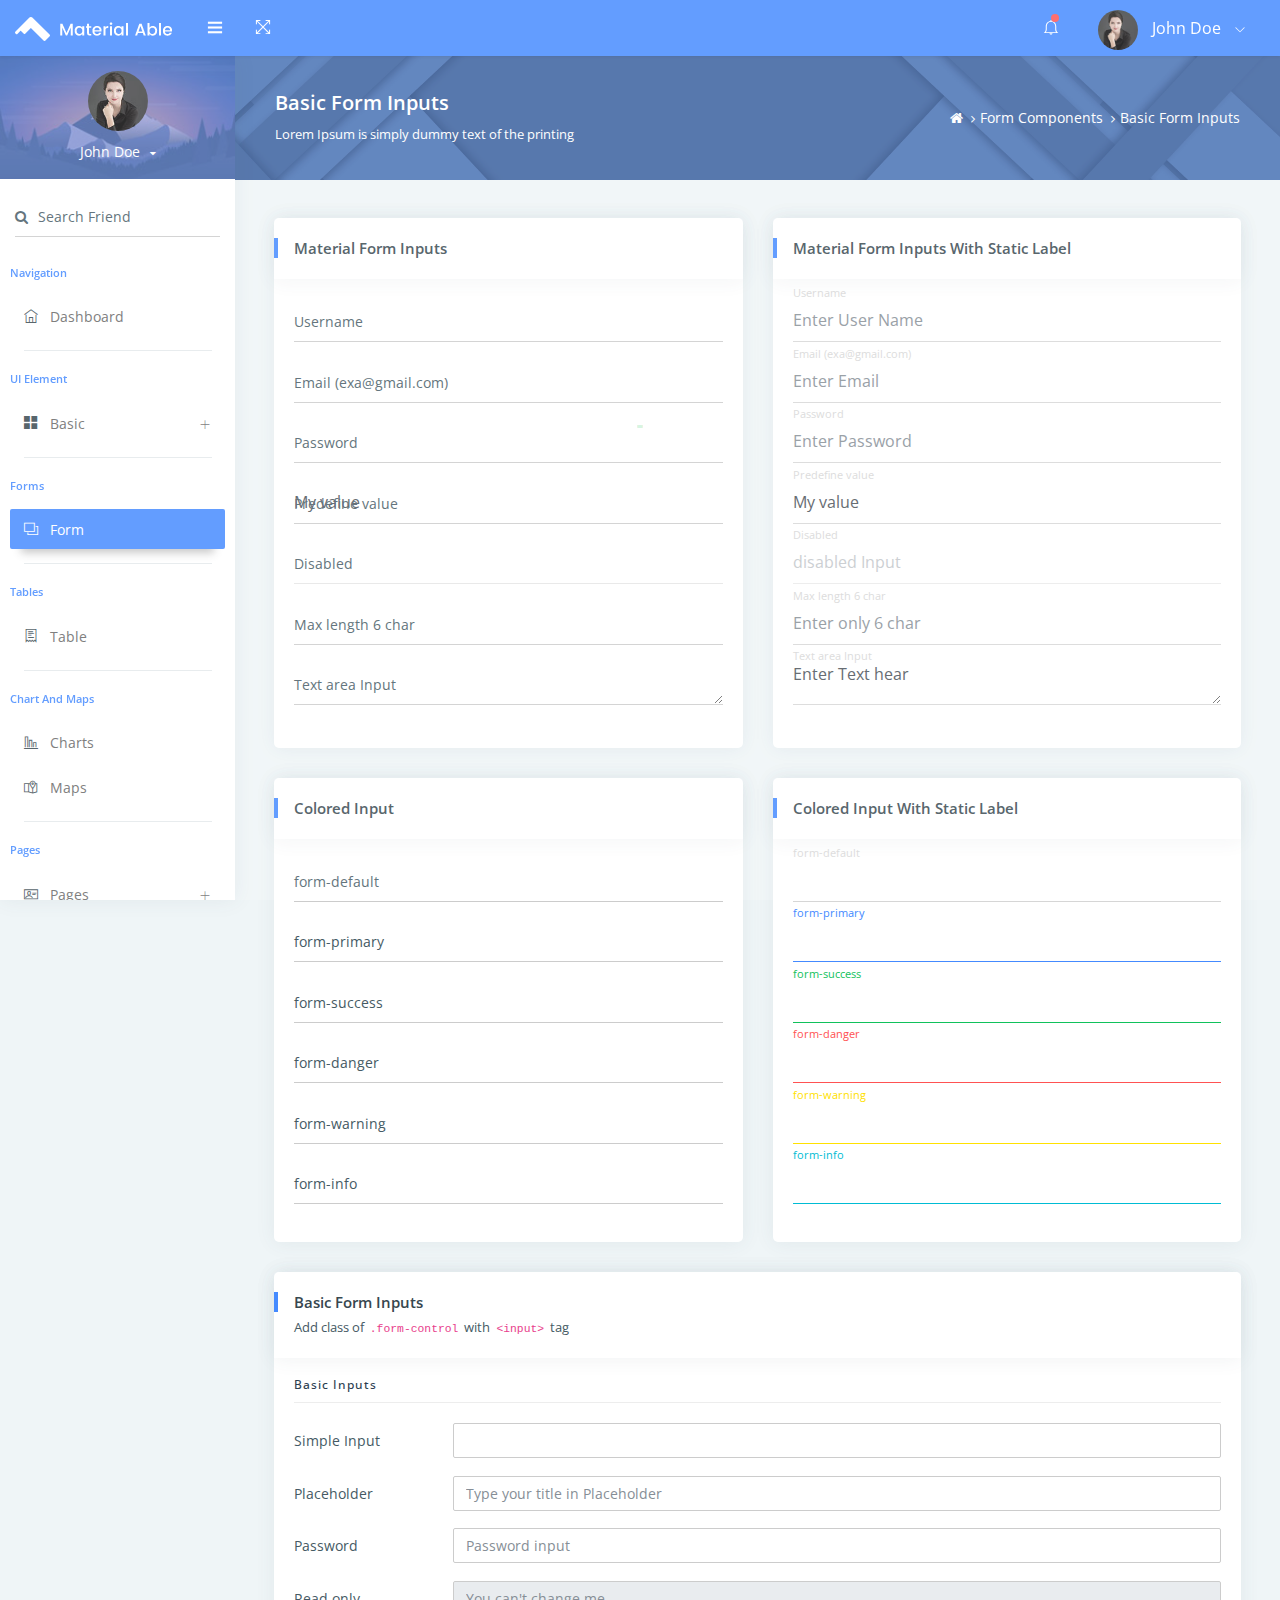
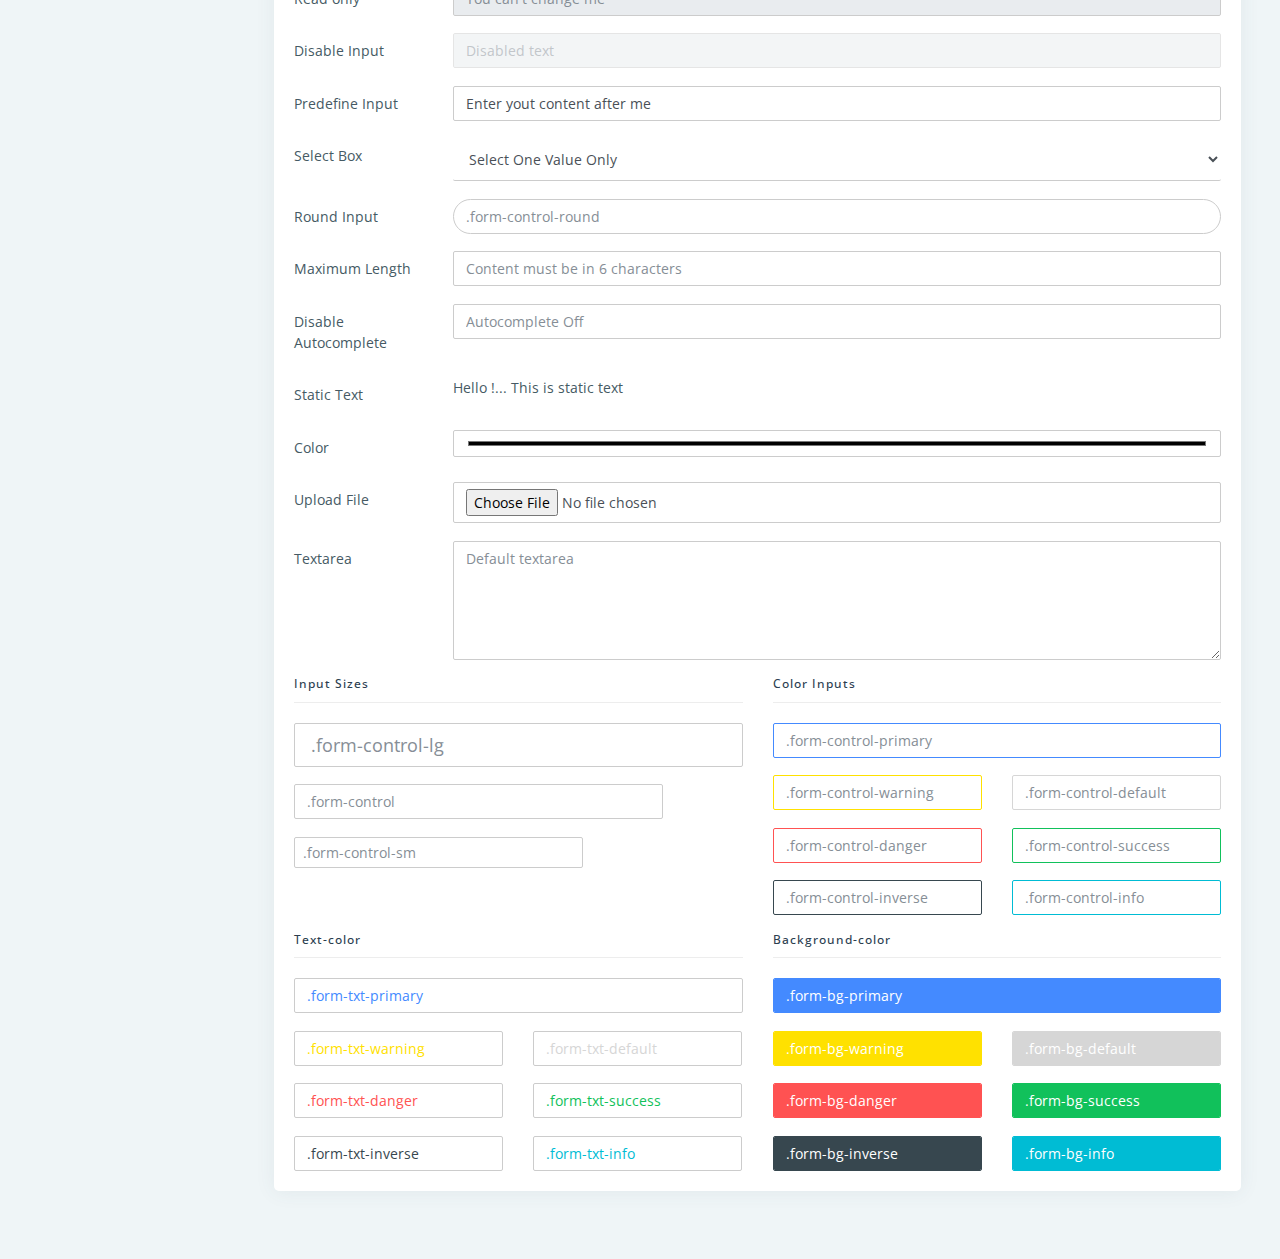
<file: app/form-elements-component.html>
<!DOCTYPE html>
<html lang="en">

<head>
    <title>Material Able bootstrap admin template by Codedthemes</title>
    <!-- HTML5 Shim and Respond.js IE10 support of HTML5 elements and media queries -->
    <!-- WARNING: Respond.js doesn't work if you view the page via file:// -->
    <!--[if lt IE 10]>
    <script src="https://oss.maxcdn.com/libs/html5shiv/3.7.0/html5shiv.js"></script>
    <script src="https://oss.maxcdn.com/libs/respond.js/1.4.2/respond.min.js"></script>
    <![endif]-->
    <!-- Meta -->
    <meta charset="utf-8">
    <meta name="viewport" content="width=device-width, initial-scale=1.0, user-scalable=0, minimal-ui">
    <meta http-equiv="X-UA-Compatible" content="IE=edge" />

    <meta name="keywords" content="bootstrap, bootstrap admin template, admin theme, admin dashboard, dashboard template, admin template, responsive" />
    <meta name="author" content="Codedthemes" />
    <!-- Favicon icon -->
    <link rel="icon" href="assets/images/favicon.ico" type="image/x-icon">
    <!-- Google font-->
    <link href="https://fonts.googleapis.com/css?family=Open+Sans:400,600,700" rel="stylesheet">
    <!-- waves.css -->
    <link rel="stylesheet" href="assets/pages/waves/css/waves.min.css" type="text/css" media="all">
    <!-- Required Fremwork -->
    <link rel="stylesheet" type="text/css" href="assets/css/bootstrap/css/bootstrap.min.css">
    <!-- themify-icons line icon -->
    <link rel="stylesheet" type="text/css" href="assets/icon/themify-icons/themify-icons.css">
    <!-- ico font -->
    <link rel="stylesheet" type="text/css" href="assets/icon/icofont/css/icofont.css">
    <!-- Font Awesome -->
    <link rel="stylesheet" type="text/css" href="assets/icon/font-awesome/css/font-awesome.min.css">
    <!-- Style.css -->
    <link rel="stylesheet" type="text/css" href="assets/css/style.css">
    <link rel="stylesheet" type="text/css" href="assets/css/jquery.mCustomScrollbar.css">

</head>

<body>
    <!-- Pre-loader start -->
    <div class="theme-loader">
        <div class="loader-track">
            <div class="preloader-wrapper">
                <div class="spinner-layer spinner-blue">
                    <div class="circle-clipper left">
                        <div class="circle"></div>
                    </div>
                    <div class="gap-patch">
                        <div class="circle"></div>
                    </div>
                    <div class="circle-clipper right">
                        <div class="circle"></div>
                    </div>
                </div>
                <div class="spinner-layer spinner-red">
                    <div class="circle-clipper left">
                        <div class="circle"></div>
                    </div>
                    <div class="gap-patch">
                        <div class="circle"></div>
                    </div>
                    <div class="circle-clipper right">
                        <div class="circle"></div>
                    </div>
                </div>

                <div class="spinner-layer spinner-yellow">
                    <div class="circle-clipper left">
                        <div class="circle"></div>
                    </div>
                    <div class="gap-patch">
                        <div class="circle"></div>
                    </div>
                    <div class="circle-clipper right">
                        <div class="circle"></div>
                    </div>
                </div>

                <div class="spinner-layer spinner-green">
                    <div class="circle-clipper left">
                        <div class="circle"></div>
                    </div>
                    <div class="gap-patch">
                        <div class="circle"></div>
                    </div>
                    <div class="circle-clipper right">
                        <div class="circle"></div>
                    </div>
                </div>
            </div>
        </div>
    </div>
    <!-- Pre-loader end -->
    <div id="pcoded" class="pcoded">
        <div class="pcoded-overlay-box"></div>
        <div class="pcoded-container navbar-wrapper">
            <nav class="navbar header-navbar pcoded-header">
                <div class="navbar-wrapper">
                    <div class="navbar-logo">
                        <a class="mobile-menu waves-effect waves-light" id="mobile-collapse" href="#!">
                            <i class="ti-menu"></i>
                        </a>
                        <div class="mobile-search waves-effect waves-light">
                            <div class="header-search">
                                <div class="main-search morphsearch-search">
                                    <div class="input-group">
                                        <span class="input-group-prepend search-close"><i class="ti-close input-group-text"></i></span>
                                        <input type="text" class="form-control" placeholder="Enter Keyword">
                                        <span class="input-group-append search-btn"><i class="ti-search input-group-text"></i></span>
                                    </div>
                                </div>
                            </div>
                        </div>
                        <a href="index.html">
                            <img class="img-fluid" src="assets/images/logo.png" alt="Theme-Logo" />
                        </a>
                        <a class="mobile-options waves-effect waves-light">
                            <i class="ti-more"></i>
                        </a>
                    </div>
                    <div class="navbar-container container-fluid">
                        <ul class="nav-left">
                            <li>
                                <div class="sidebar_toggle"><a href="javascript:void(0)"><i class="ti-menu"></i></a></div>
                            </li>
                            <li>
                                <a href="#!" onclick="javascript:toggleFullScreen()" class="waves-effect waves-light">
                                    <i class="ti-fullscreen"></i>
                                </a>
                            </li>
                        </ul>
                        <ul class="nav-right">
                            <li class="header-notification">
                                <a href="#!" class="waves-effect waves-light">
                                    <i class="ti-bell"></i>
                                    <span class="badge bg-c-red"></span>
                                </a>
                                <ul class="show-notification">
                                    <li>
                                        <h6>Notifications</h6>
                                        <label class="label label-danger">New</label>
                                    </li>
                                    <li class="waves-effect waves-light">
                                        <div class="media">
                                            <img class="d-flex align-self-center img-radius" src="assets/images/avatar-2.jpg" alt="Generic placeholder image">
                                            <div class="media-body">
                                                <h5 class="notification-user">John Doe</h5>
                                                <p class="notification-msg">Lorem ipsum dolor sit amet, consectetuer elit.</p>
                                                <span class="notification-time">30 minutes ago</span>
                                            </div>
                                        </div>
                                    </li>
                                    <li class="waves-effect waves-light">
                                        <div class="media">
                                            <img class="d-flex align-self-center img-radius" src="assets/images/avatar-4.jpg" alt="Generic placeholder image">
                                            <div class="media-body">
                                                <h5 class="notification-user">Joseph William</h5>
                                                <p class="notification-msg">Lorem ipsum dolor sit amet, consectetuer elit.</p>
                                                <span class="notification-time">30 minutes ago</span>
                                            </div>
                                        </div>
                                    </li>
                                    <li class="waves-effect waves-light">
                                        <div class="media">
                                            <img class="d-flex align-self-center img-radius" src="assets/images/avatar-3.jpg" alt="Generic placeholder image">
                                            <div class="media-body">
                                                <h5 class="notification-user">Sara Soudein</h5>
                                                <p class="notification-msg">Lorem ipsum dolor sit amet, consectetuer elit.</p>
                                                <span class="notification-time">30 minutes ago</span>
                                            </div>
                                        </div>
                                    </li>
                                </ul>
                            </li>
                            <li class="user-profile header-notification">
                                <a href="#!" class="waves-effect waves-light">
                                    <img src="assets/images/avatar-4.jpg" class="img-radius" alt="User-Profile-Image">
                                    <span>John Doe</span>
                                    <i class="ti-angle-down"></i>
                                </a>
                                <ul class="show-notification profile-notification">
                                    <li class="waves-effect waves-light">
                                        <a href="#!">
                                            <i class="ti-settings"></i> Settings
                                        </a>
                                    </li>
                                    <li class="waves-effect waves-light">
                                        <a href="user-profile.html">
                                            <i class="ti-user"></i> Profile
                                        </a>
                                    </li>
                                    <li class="waves-effect waves-light">
                                        <a href="email-inbox.html">
                                            <i class="ti-email"></i> My Messages
                                        </a>
                                    </li>
                                    <li class="waves-effect waves-light">
                                        <a href="auth-lock-screen.html">
                                            <i class="ti-lock"></i> Lock Screen
                                        </a>
                                    </li>
                                    <li class="waves-effect waves-light">
                                        <a href="auth-normal-sign-in.html">
                                            <i class="ti-layout-sidebar-left"></i> Logout
                                        </a>
                                    </li>
                                </ul>
                            </li>
                        </ul>
                    </div>
                </div>
            </nav>

            <div class="pcoded-main-container">
                <div class="pcoded-wrapper">
                    <nav class="pcoded-navbar">
                        <div class="sidebar_toggle"><a href="#"><i class="icon-close icons"></i></a></div>
                        <div class="pcoded-inner-navbar main-menu">
                            <div class="">
                                <div class="main-menu-header">
                                    <img class="img-80 img-radius" src="assets/images/avatar-4.jpg" alt="User-Profile-Image">
                                    <div class="user-details">
                                        <span id="more-details">John Doe<i class="fa fa-caret-down"></i></span>
                                    </div>
                                </div>
                                <div class="main-menu-content">
                                    <ul>
                                        <li class="more-details">
                                            <a href="user-profile.html"><i class="ti-user"></i>View Profile</a>
                                            <a href="#!"><i class="ti-settings"></i>Settings</a>
                                            <a href="auth-normal-sign-in.html"><i class="ti-layout-sidebar-left"></i>Logout</a>
                                        </li>
                                    </ul>
                                </div>
                            </div>
                            <div class="p-15 p-b-0">
                                <form class="form-material">
                                    <div class="form-group form-primary">
                                        <input type="text" name="footer-email" class="form-control">
                                        <span class="form-bar"></span>
                                        <label class="float-label"><i class="fa fa-search m-r-10"></i>Search Friend</label>
                                    </div>
                                </form>
                            </div>
                            <div class="pcoded-navigation-label">Navigation</div>
                            <ul class="pcoded-item pcoded-left-item">
                                <li class="">
                                    <a href="index.html" class="waves-effect waves-dark">
                                        <span class="pcoded-micon"><i class="ti-home"></i><b>D</b></span>
                                        <span class="pcoded-mtext">Dashboard</span>
                                        <span class="pcoded-mcaret"></span>
                                    </a>
                                </li>
                            </ul>
                            <div class="pcoded-navigation-label">UI Element</div>
                            <ul class="pcoded-item pcoded-left-item">
                                <li class="pcoded-hasmenu">
                                    <a href="javascript:void(0)" class="waves-effect waves-dark">
                                        <span class="pcoded-micon"><i class="ti-layout-grid2-alt"></i><b>BC</b></span>
                                        <span class="pcoded-mtext">Basic</span>
                                        <span class="pcoded-mcaret"></span>
                                    </a>
                                    <ul class="pcoded-submenu">
                                        <li class=" ">
                                            <a href="breadcrumb.html" class="waves-effect waves-dark">
                                                <span class="pcoded-micon"><i class="ti-angle-right"></i></span>
                                                <span class="pcoded-mtext">Breadcrumbs</span>
                                                <span class="pcoded-mcaret"></span>
                                            </a>
                                        </li>
                                        <li class=" ">
                                            <a href="button.html" class="waves-effect waves-dark">
                                                <span class="pcoded-micon"><i class="ti-angle-right"></i></span>
                                                <span class="pcoded-mtext">Button</span>
                                                <span class="pcoded-mcaret"></span>
                                            </a>
                                        </li>
                                        <li class="">
                                            <a href="accordion.html" class="waves-effect waves-dark">
                                                <span class="pcoded-micon"><i class="ti-angle-right"></i></span>
                                                <span class="pcoded-mtext">Accordion</span>
                                                <span class="pcoded-mcaret"></span>
                                            </a>
                                        </li>
                                        <li class=" ">
                                            <a href="tabs.html" class="waves-effect waves-dark">
                                                <span class="pcoded-micon"><i class="ti-angle-right"></i></span>
                                                <span class="pcoded-mtext">Tabs</span>
                                                <span class="pcoded-mcaret"></span>
                                            </a>
                                        </li>
                                        <li class=" ">
                                            <a href="color.html" class="waves-effect waves-dark">
                                                <span class="pcoded-micon"><i class="ti-angle-right"></i></span>
                                                <span class="pcoded-mtext">Color</span>
                                                <span class="pcoded-mcaret"></span>
                                            </a>
                                        </li>
                                        <li class=" ">
                                            <a href="label-badge.html" class="waves-effect waves-dark">
                                                <span class="pcoded-micon"><i class="ti-angle-right"></i></span>
                                                <span class="pcoded-mtext">Label Badge</span>
                                                <span class="pcoded-mcaret"></span>
                                            </a>
                                        </li>
                                        <li class=" ">
                                            <a href="tooltip.html" class="waves-effect waves-dark">
                                                <span class="pcoded-micon"><i class="ti-angle-right"></i></span>
                                                <span class="pcoded-mtext">Tooltip And Popover</span>
                                                <span class="pcoded-mcaret"></span>
                                            </a>
                                        </li>
                                        <li class=" ">
                                            <a href="typography.html" class="waves-effect waves-dark">
                                                <span class="pcoded-micon"><i class="ti-angle-right"></i></span>
                                                <span class="pcoded-mtext">Typography</span>
                                                <span class="pcoded-mcaret"></span>
                                            </a>
                                        </li>
                                        <li class=" ">
                                            <a href="notification.html" class="waves-effect waves-dark">
                                                <span class="pcoded-micon"><i class="ti-angle-right"></i></span>
                                                <span class="pcoded-mtext">Notifications</span>
                                                <span class="pcoded-mcaret"></span>
                                            </a>
                                        </li>
                                    </ul>
                                </li>
                            </ul>
                            <div class="pcoded-navigation-label">Forms</div>
                            <ul class="pcoded-item pcoded-left-item">
                                <li class="active">
                                    <a href="form-elements-component.html" class="waves-effect waves-dark">
                                        <span class="pcoded-micon"><i class="ti-layers"></i><b>FC</b></span>
                                        <span class="pcoded-mtext">Form</span>
                                        <span class="pcoded-mcaret"></span>
                                    </a>
                                </li>
                            </ul>
                            <div class="pcoded-navigation-label">Tables</div>
                            <ul class="pcoded-item pcoded-left-item">
                                <li class="">
                                    <a href="bs-basic-table.html" class="waves-effect waves-dark">
                                        <span class="pcoded-micon"><i class="ti-receipt"></i><b>B</b></span>
                                        <span class="pcoded-mtext">Table</span>
                                        <span class="pcoded-mcaret"></span>
                                    </a>
                                </li>
                            </ul>
                            <div class="pcoded-navigation-label">Chart And Maps</div>
                            <ul class="pcoded-item pcoded-left-item">
                                <li class="">
                                    <a href="chart-morris.html" class="waves-effect waves-dark">
                                        <span class="pcoded-micon"><i class="ti-bar-chart-alt"></i><b>C</b></span>
                                        <span class="pcoded-mtext">Charts</span>
                                        <span class="pcoded-mcaret"></span>
                                    </a>
                                </li>
                                <li class="">
                                    <a href="map-google.html" class="waves-effect waves-dark">
                                        <span class="pcoded-micon"><i class="ti-map-alt"></i><b>M</b></span>
                                        <span class="pcoded-mtext">Maps</span>
                                        <span class="pcoded-mcaret"></span>
                                    </a>
                                </li>
                            </ul>
                            <div class="pcoded-navigation-label">Pages</div>
                            <ul class="pcoded-item pcoded-left-item">
                                <li class="pcoded-hasmenu ">
                                    <a href="javascript:void(0)" class="waves-effect waves-dark">
                                        <span class="pcoded-micon"><i class="ti-id-badge"></i><b>A</b></span>
                                        <span class="pcoded-mtext">Pages</span>
                                        <span class="pcoded-mcaret"></span>
                                    </a>
                                    <ul class="pcoded-submenu">
                                        <li class="">
                                            <a href="auth-normal-sign-in.html" class="waves-effect waves-dark">
                                                <span class="pcoded-micon"><i class="ti-angle-right"></i></span>
                                                <span class="pcoded-mtext">Login</span>
                                                <span class="pcoded-mcaret"></span>
                                            </a>
                                        </li>
                                        <li class="">
                                            <a href="auth-sign-up.html" class="waves-effect waves-dark">
                                                <span class="pcoded-micon"><i class="ti-angle-right"></i></span>
                                                <span class="pcoded-mtext">Registration</span>
                                                <span class="pcoded-mcaret"></span>
                                            </a>
                                        </li>
                                        <li class="">
                                            <a href="sample-page.html" class="waves-effect waves-dark">
                                                <span class="pcoded-micon"><i class="ti-layout-sidebar-left"></i><b>S</b></span>
                                                <span class="pcoded-mtext">Sample Page</span>
                                                <span class="pcoded-mcaret"></span>
                                            </a>
                                        </li>
                                    </ul>
                                </li>
                            </ul>
                        </div>
                    </nav>
                    <div class="pcoded-content">
                        <!-- Page-header start -->
                        <div class="page-header">
                            <div class="page-block">
                                <div class="row align-items-center">
                                    <div class="col-md-8">
                                        <div class="page-header-title">
                                            <h5 class="m-b-10">Basic Form Inputs</h5>
                                            <p class="m-b-0">Lorem Ipsum is simply dummy text of the printing</p>
                                        </div>
                                    </div>
                                    <div class="col-md-4">
                                        <ul class="breadcrumb">
                                            <li class="breadcrumb-item">
                                                <a href="index.html"> <i class="fa fa-home"></i> </a>
                                            </li>
                                            <li class="breadcrumb-item"><a href="#!">Form Components</a>
                                            </li>
                                            <li class="breadcrumb-item"><a href="#!">Basic Form Inputs</a>
                                            </li>
                                        </ul>
                                    </div>
                                </div>
                            </div>
                        </div>
                        <!-- Page-header end -->
                        <div class="pcoded-inner-content">
                            <!-- Main-body start -->
                            <div class="main-body">
                                <div class="page-wrapper">

                                    <!-- Page body start -->
                                    <div class="page-body">
                                        <div class="row">
                                            <div class="col-md-6">
                                                <div class="card">
                                                    <div class="card-header">
                                                        <h5>Material Form Inputs</h5>
                                                        <!--<span>Add class of <code>.form-control</code> with <code>&lt;input&gt;</code> tag</span>-->
                                                    </div>
                                                    <div class="card-block">
                                                        <form class="form-material">
                                                            <div class="form-group form-default">
                                                                <input type="text" name="footer-email" class="form-control">
                                                                <span class="form-bar"></span>
                                                                <label class="float-label">Username</label>
                                                            </div>
                                                            <div class="form-group form-default">
                                                                <input type="text" name="footer-email" class="form-control">
                                                                <span class="form-bar"></span>
                                                                <label class="float-label">Email (exa@gmail.com)</label>
                                                            </div>
                                                            <div class="form-group form-default">
                                                                <input type="password" name="footer-email" class="form-control">
                                                                <span class="form-bar"></span>
                                                                <label class="float-label">Password</label>
                                                            </div>
                                                            <div class="form-group form-default">
                                                                <input type="text" name="footer-email" class="form-control" value="My value">
                                                                <span class="form-bar"></span>
                                                                <label class="float-label">Predefine value</label>
                                                            </div>
                                                            <div class="form-group form-default">
                                                                <input type="text" name="footer-email" class="form-control" disabled>
                                                                <span class="form-bar"></span>
                                                                <label class="float-label">Disabled</label>
                                                            </div>
                                                            <div class="form-group form-default">
                                                                <input type="text" name="footer-email" class="form-control" maxlength="6">
                                                                <span class="form-bar"></span>
                                                                <label class="float-label">Max length 6 char</label>
                                                            </div>
                                                            <div class="form-group form-default">
                                                                <textarea class="form-control"></textarea>
                                                                <span class="form-bar"></span>
                                                                <label class="float-label">Text area Input</label>
                                                            </div>
                                                        </form>
                                                    </div>
                                                </div>
                                            </div>
                                            <div class="col-md-6">
                                                <div class="card">
                                                    <div class="card-header">
                                                        <h5>Material Form Inputs With Static Label</h5>
                                                        <!--<span>Add class of <code>.form-control</code> with <code>&lt;input&gt;</code> tag</span>-->
                                                    </div>
                                                    <div class="card-block">
                                                        <form class="form-material">
                                                            <div class="form-group form-default form-static-label">
                                                                <input type="text" name="footer-email" class="form-control" placeholder="Enter User Name">
                                                                <span class="form-bar"></span>
                                                                <label class="float-label">Username</label>
                                                            </div>
                                                            <div class="form-group form-default form-static-label">
                                                                <input type="text" name="footer-email" class="form-control" placeholder="Enter Email">
                                                                <span class="form-bar"></span>
                                                                <label class="float-label">Email (exa@gmail.com)</label>
                                                            </div>
                                                            <div class="form-group form-default form-static-label">
                                                                <input type="password" name="footer-email" class="form-control" placeholder="Enter Password">
                                                                <span class="form-bar"></span>
                                                                <label class="float-label">Password</label>
                                                            </div>
                                                            <div class="form-group form-default form-static-label">
                                                                <input type="text" name="footer-email" class="form-control" placeholder="Pre define value" value="My value">
                                                                <span class="form-bar"></span>
                                                                <label class="float-label">Predefine value</label>
                                                            </div>
                                                            <div class="form-group form-default form-static-label">
                                                                <input type="text" name="footer-email" class="form-control" placeholder="disabled Input" disabled>
                                                                <span class="form-bar"></span>
                                                                <label class="float-label">Disabled</label>
                                                            </div>
                                                            <div class="form-group form-default form-static-label">
                                                                <input type="text" name="footer-email" class="form-control" maxlength="6" placeholder="Enter only 6 char">
                                                                <span class="form-bar"></span>
                                                                <label class="float-label">Max length 6 char</label>
                                                            </div>
                                                            <div class="form-group form-default form-static-label">
                                                                <textarea class="form-control">Enter Text hear</textarea>
                                                                <span class="form-bar"></span>
                                                                <label class="float-label">Text area Input</label>
                                                            </div>
                                                        </form>
                                                    </div>
                                                </div>
                                            </div>
                                        </div>
                                        <div class="row">
                                            <div class="col-md-6">
                                                <div class="card">
                                                    <div class="card-header">
                                                        <h5>Colored Input</h5>
                                                    </div>
                                                    <div class="card-block">
                                                        <form class="form-material">
                                                            <div class="form-group form-default">
                                                                <input type="text" name="footer-email" class="form-control">
                                                                <span class="form-bar"></span>
                                                                <label class="float-label">form-default</label>
                                                            </div>
                                                            <div class="form-group form-primary">
                                                                <input type="text" name="footer-email" class="form-control">
                                                                <span class="form-bar"></span>
                                                                <label class="float-label">form-primary</label>
                                                            </div>
                                                            <div class="form-group form-success">
                                                                <input type="text" name="footer-email" class="form-control">
                                                                <span class="form-bar"></span>
                                                                <label class="float-label">form-success</label>
                                                            </div>
                                                            <div class="form-group form-danger">
                                                                <input type="text" name="footer-email" class="form-control">
                                                                <span class="form-bar"></span>
                                                                <label class="float-label">form-danger</label>
                                                            </div>
                                                            <div class="form-group form-warning">
                                                                <input type="text" name="footer-email" class="form-control">
                                                                <span class="form-bar"></span>
                                                                <label class="float-label">form-warning</label>
                                                            </div>
                                                            <div class="form-group form-info">
                                                                <input type="text" name="footer-email" class="form-control">
                                                                <span class="form-bar"></span>
                                                                <label class="float-label">form-info</label>
                                                            </div>
                                                        </form>
                                                    </div>
                                                </div>
                                            </div>
                                            <div class="col-md-6">
                                                <div class="card">
                                                    <div class="card-header">
                                                        <h5>Colored Input With Static Label</h5>
                                                    </div>
                                                    <div class="card-block">
                                                        <form class="form-material">
                                                            <div class="form-group form-default form-static-label">
                                                                <input type="text" name="footer-email" class="form-control">
                                                                <span class="form-bar"></span>
                                                                <label class="float-label">form-default</label>
                                                            </div>
                                                            <div class="form-group form-primary form-static-label">
                                                                <input type="text" name="footer-email" class="form-control">
                                                                <span class="form-bar"></span>
                                                                <label class="float-label">form-primary</label>
                                                            </div>
                                                            <div class="form-group form-success form-static-label">
                                                                <input type="text" name="footer-email" class="form-control">
                                                                <span class="form-bar"></span>
                                                                <label class="float-label">form-success</label>
                                                            </div>
                                                            <div class="form-group form-danger form-static-label">
                                                                <input type="text" name="footer-email" class="form-control">
                                                                <span class="form-bar"></span>
                                                                <label class="float-label">form-danger</label>
                                                            </div>
                                                            <div class="form-group form-warning form-static-label">
                                                                <input type="text" name="footer-email" class="form-control">
                                                                <span class="form-bar"></span>
                                                                <label class="float-label">form-warning</label>
                                                            </div>
                                                            <div class="form-group form-info form-static-label">
                                                                <input type="text" name="footer-email" class="form-control">
                                                                <span class="form-bar"></span>
                                                                <label class="float-label">form-info</label>
                                                            </div>
                                                        </form>
                                                    </div>
                                                </div>
                                            </div>
                                        </div>
                                        <div class="row">
                                            <div class="col-sm-12">
                                                <!-- Basic Form Inputs card start -->
                                                <div class="card">
                                                    <div class="card-header">
                                                        <h5>Basic Form Inputs</h5>
                                                        <span>Add class of <code>.form-control</code> with <code>&lt;input&gt;</code> tag</span>
                                                    </div>
                                                    <div class="card-block">
                                                        <h4 class="sub-title">Basic Inputs</h4>
                                                        <form>
                                                            <div class="form-group row">
                                                                <label class="col-sm-2 col-form-label">Simple Input</label>
                                                                <div class="col-sm-10">
                                                                    <input type="text" class="form-control">
                                                                </div>
                                                            </div>
                                                            <div class="form-group row">
                                                                <label class="col-sm-2 col-form-label">Placeholder</label>
                                                                <div class="col-sm-10">
                                                                    <input type="text" class="form-control" placeholder="Type your title in Placeholder">
                                                                </div>
                                                            </div>
                                                            <div class="form-group row">
                                                                <label class="col-sm-2 col-form-label">Password</label>
                                                                <div class="col-sm-10">
                                                                    <input type="password" class="form-control" placeholder="Password input">
                                                                </div>
                                                            </div>
                                                            <div class="form-group row">
                                                                <label class="col-sm-2 col-form-label">Read only</label>
                                                                <div class="col-sm-10">
                                                                    <input type="text" class="form-control" placeholder="You can't change me" readonly>
                                                                </div>
                                                            </div>
                                                            <div class="form-group row">
                                                                <label class="col-sm-2 col-form-label">Disable Input</label>
                                                                <div class="col-sm-10">
                                                                    <input type="text" class="form-control" placeholder="Disabled text" disabled>
                                                                </div>
                                                            </div>
                                                            <div class="form-group row">
                                                                <label class="col-sm-2 col-form-label">Predefine
                                                                    Input</label>
                                                                <div class="col-sm-10">
                                                                    <input type="text" class="form-control" value="Enter yout content after me">
                                                                </div>
                                                            </div>
                                                            <div class="form-group row">
                                                                <label class="col-sm-2 col-form-label">Select Box</label>
                                                                <div class="col-sm-10">
                                                                    <select name="select" class="form-control">
                                                                        <option value="opt1">Select One Value Only</option>
                                                                        <option value="opt2">Type 2</option>
                                                                        <option value="opt3">Type 3</option>
                                                                        <option value="opt4">Type 4</option>
                                                                        <option value="opt5">Type 5</option>
                                                                        <option value="opt6">Type 6</option>
                                                                        <option value="opt7">Type 7</option>
                                                                        <option value="opt8">Type 8</option>
                                                                    </select>
                                                                </div>
                                                            </div>
                                                            <div class="form-group row">
                                                                <label class="col-sm-2 col-form-label">Round Input</label>
                                                                <div class="col-sm-10">
                                                                    <input type="text" class="form-control form-control-round" placeholder=".form-control-round">
                                                                </div>
                                                            </div>
                                                            <div class="form-group row">
                                                                <label class="col-sm-2 col-form-label">Maximum
                                                                    Length</label>
                                                                <div class="col-sm-10">
                                                                    <input type="text" class="form-control" placeholder="Content must be in 6 characters" maxlength="6">
                                                                </div>
                                                            </div>
                                                            <div class="form-group row">
                                                                <label class="col-sm-2 col-form-label">Disable
                                                                    Autocomplete</label>
                                                                <div class="col-sm-10">
                                                                    <input type="text" class="form-control" placeholder="Autocomplete Off" autocomplete="off">
                                                                </div>
                                                            </div>
                                                            <div class="form-group row">
                                                                <label class="col-sm-2 col-form-label">Static Text</label>
                                                                <div class="col-sm-10">
                                                                    <div class="form-control-static">Hello !... This is
                                                                        static text
                                                                    </div>
                                                                </div>
                                                            </div>
                                                            <div class="form-group row">
                                                                <label class="col-sm-2 col-form-label">Color</label>
                                                                <div class="col-sm-10">
                                                                    <input type="color" class="form-control">
                                                                </div>
                                                            </div>
                                                            <div class="form-group row">
                                                                <label class="col-sm-2 col-form-label">Upload File</label>
                                                                <div class="col-sm-10">
                                                                    <input type="file" class="form-control">
                                                                </div>
                                                            </div>
                                                            <div class="form-group row">
                                                                <label class="col-sm-2 col-form-label">Textarea</label>
                                                                <div class="col-sm-10">
                                                                    <textarea rows="5" cols="5" class="form-control" placeholder="Default textarea"></textarea>
                                                                </div>
                                                            </div>
                                                        </form>
                                                        <div class="row">
                                                            <div class="col-sm-6">
                                                                <h4 class="sub-title">Input Sizes</h4>
                                                                <form>
                                                                    <div class="form-group row">
                                                                        <div class="col-sm-12">
                                                                            <input type="text" class="form-control form-control-lg" placeholder=".form-control-lg">
                                                                        </div>
                                                                    </div>
                                                                    <div class="form-group row">
                                                                        <div class="col-sm-10">
                                                                            <input type="text" class="form-control" placeholder=".form-control">
                                                                        </div>
                                                                    </div>
                                                                    <div class="form-group row">
                                                                        <div class="col-sm-8">
                                                                            <input type="text" class="form-control form-control-sm" placeholder=".form-control-sm">
                                                                        </div>
                                                                    </div>
                                                                </form>
                                                            </div>
                                                            <div class="col-sm-6 mobile-inputs">
                                                                <h4 class="sub-title">Color Inputs</h4>
                                                                <form>
                                                                    <div class="form-group">
                                                                        <input type="text" class="form-control form-control-primary" placeholder=".form-control-primary">
                                                                    </div>
                                                                    <div class="form-group row">
                                                                        <div class="col-sm-6">
                                                                            <input type="text" class="form-control form-control-warning" placeholder=".form-control-warning">
                                                                        </div>
                                                                        <div class="col-sm-6">
                                                                            <input type="text" class="form-control form-control-default" placeholder=".form-control-default">
                                                                        </div>
                                                                    </div>
                                                                    <div class="form-group row">
                                                                        <div class="col-sm-6">
                                                                            <input type="text" class="form-control form-control-danger" placeholder=".form-control-danger">
                                                                        </div>
                                                                        <div class="col-sm-6">
                                                                            <input type="text" class="form-control form-control-success" placeholder=".form-control-success">
                                                                        </div>
                                                                    </div>
                                                                    <div class="form-group row">
                                                                        <div class="col-sm-6">
                                                                            <input type="text" class="form-control form-control-inverse" placeholder=".form-control-inverse">
                                                                        </div>
                                                                        <div class="col-sm-6">
                                                                            <input type="text" class="form-control form-control-info" placeholder=".form-control-info">
                                                                        </div>
                                                                    </div>
                                                                </form>
                                                            </div>
                                                        </div>
                                                        <div class="row">
                                                            <div class="col-sm-6 mobile-inputs">
                                                                <h4 class="sub-title">Text-color</h4>
                                                                <form>
                                                                    <div class="form-group">
                                                                        <input type="text" class="form-control form-txt-primary" placeholder=".form-txt-primary">
                                                                    </div>
                                                                    <div class="form-group row">
                                                                        <div class="col-sm-6">
                                                                            <input type="text" class="form-control form-txt-warning" placeholder=".form-txt-warning">
                                                                        </div>
                                                                        <div class="col-sm-6">
                                                                            <input type="text" class="form-control form-txt-default" placeholder=".form-txt-default">
                                                                        </div>
                                                                    </div>
                                                                    <div class="form-group row">
                                                                        <div class="col-sm-6">
                                                                            <input type="text" class="form-control form-txt-danger" placeholder=".form-txt-danger">
                                                                        </div>
                                                                        <div class="col-sm-6">
                                                                            <input type="text" class="form-control form-txt-success" placeholder=".form-txt-success">
                                                                        </div>
                                                                    </div>
                                                                    <div class="row">
                                                                        <div class="col-sm-6">
                                                                            <input type="text" class="form-control form-txt-inverse" placeholder=".form-txt-inverse">
                                                                        </div>
                                                                        <div class="col-sm-6">
                                                                            <input type="text" class="form-control form-txt-info" placeholder=".form-txt-info">
                                                                        </div>
                                                                    </div>
                                                                </form>
                                                            </div>
                                                            <div class="col-sm-6 mobile-inputs">
                                                                <h4 class="sub-title">Background-color</h4>
                                                                <form>
                                                                    <div class="form-group">
                                                                        <input type="text" class="form-control form-bg-primary" placeholder=".form-bg-primary">
                                                                    </div>
                                                                    <div class="form-group row">
                                                                        <div class="col-sm-6">
                                                                            <input type="text" class="form-control form-bg-warning" placeholder=".form-bg-warning">
                                                                        </div>
                                                                        <div class="col-sm-6">
                                                                            <input type="text" class="form-control form-bg-default" placeholder=".form-bg-default">
                                                                        </div>
                                                                    </div>
                                                                    <div class="form-group row">
                                                                        <div class="col-sm-6">
                                                                            <input type="text" class="form-control form-bg-danger" placeholder=".form-bg-danger">
                                                                        </div>
                                                                        <div class="col-sm-6">
                                                                            <input type="text" class="form-control form-bg-success" placeholder=".form-bg-success">
                                                                        </div>
                                                                    </div>
                                                                    <div class="row">
                                                                        <div class="col-sm-6">
                                                                            <input type="text" class="form-control form-bg-inverse" placeholder=".form-bg-inverse">
                                                                        </div>
                                                                        <div class="col-sm-6">
                                                                            <input type="text" class="form-control form-bg-info" placeholder=".form-bg-info">
                                                                        </div>
                                                                    </div>
                                                                </form>
                                                            </div>
                                                        </div>
                                                    </div>
                                                </div>
                                                <!-- Basic Form Inputs card end -->
                                            </div>
                                        </div>
                                    </div>
                                    <!-- Page body end -->
                                </div>
                            </div>
                            <!-- Main-body end -->
                            <div id="styleSelector">

                            </div>
                        </div>
                    </div>
                </div>
            </div>
        </div>
    </div>


    <!-- Warning Section Starts -->
    <!-- Older IE warning message -->
    <!--[if lt IE 10]>
<div class="ie-warning">
    <h1>Warning!!</h1>
    <p>You are using an outdated version of Internet Explorer, please upgrade <br/>to any of the following web browsers
        to access this website.</p>
    <div class="iew-container">
        <ul class="iew-download">
            <li>
                <a href="http://www.google.com/chrome/">
                    <img src="assets/images/browser/chrome.png" alt="Chrome">
                    <div>Chrome</div>
                </a>
            </li>
            <li>
                <a href="https://www.mozilla.org/en-US/firefox/new/">
                    <img src="assets/images/browser/firefox.png" alt="Firefox">
                    <div>Firefox</div>
                </a>
            </li>
            <li>
                <a href="http://www.opera.com">
                    <img src="assets/images/browser/opera.png" alt="Opera">
                    <div>Opera</div>
                </a>
            </li>
            <li>
                <a href="https://www.apple.com/safari/">
                    <img src="assets/images/browser/safari.png" alt="Safari">
                    <div>Safari</div>
                </a>
            </li>
            <li>
                <a href="http://windows.microsoft.com/en-us/internet-explorer/download-ie">
                    <img src="assets/images/browser/ie.png" alt="">
                    <div>IE (9 & above)</div>
                </a>
            </li>
        </ul>
    </div>
    <p>Sorry for the inconvenience!</p>
</div>
<![endif]-->
    <!-- Warning Section Ends -->
    <!-- Required Jquery -->
    <script type="text/javascript" src="assets/js/jquery/jquery.min.js "></script>
    <script type="text/javascript" src="assets/js/jquery-ui/jquery-ui.min.js "></script>
    <script type="text/javascript" src="assets/js/popper.js/popper.min.js"></script>
    <script type="text/javascript" src="assets/js/bootstrap/js/bootstrap.min.js "></script>
    <!-- waves js -->
    <script src="assets/pages/waves/js/waves.min.js"></script>
    <!-- jquery slimscroll js -->
    <script type="text/javascript" src="assets/js/jquery-slimscroll/jquery.slimscroll.js"></script>

    <!-- Custom js -->
    <script src="assets/js/pcoded.min.js"></script>
    <script src="assets/js/vertical/vertical-layout.min.js"></script>
    <script src="assets/js/jquery.mCustomScrollbar.concat.min.js"></script>
    <script type="text/javascript" src="assets/js/script.js"></script>
</body>

</html>
</file>
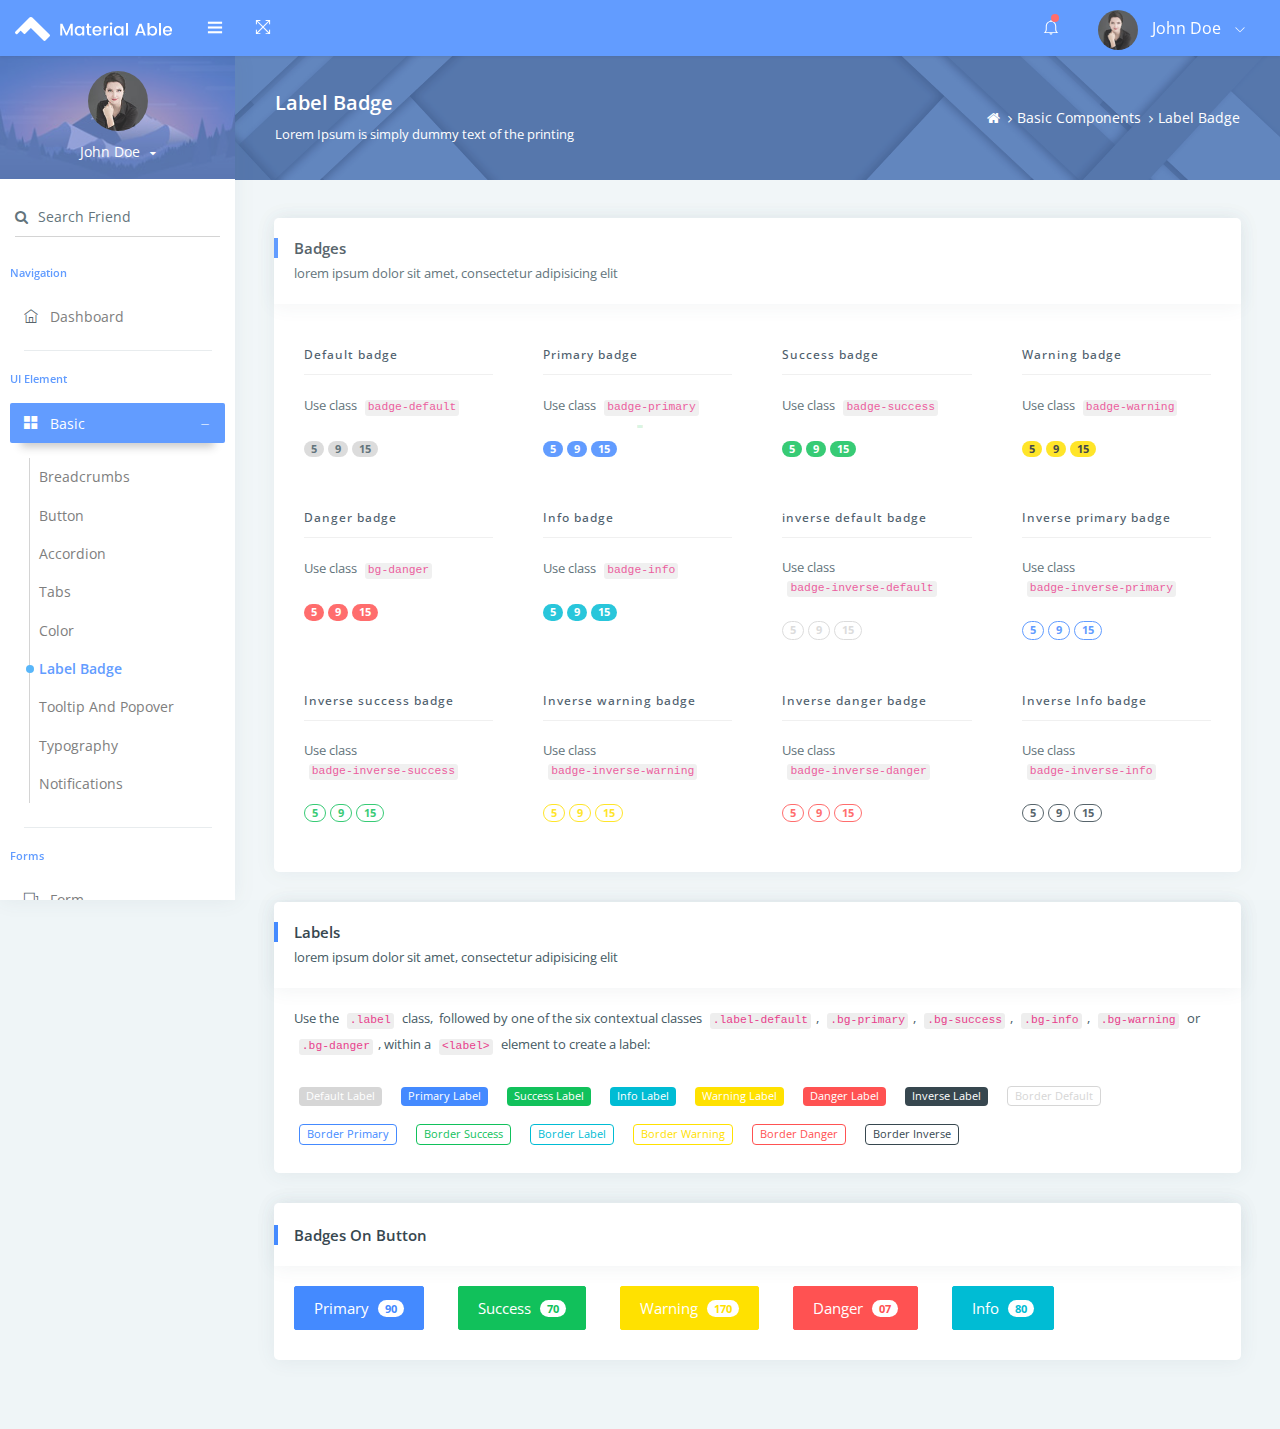
<file: app/label-badge.html>
<!DOCTYPE html>
<html lang="en">

<head>
    <title>Material Able bootstrap admin template by Codedthemes</title>
    <!-- HTML5 Shim and Respond.js IE10 support of HTML5 elements and media queries -->
    <!-- WARNING: Respond.js doesn't work if you view the page via file:// -->
    <!--[if lt IE 10]>
      <script src="https://oss.maxcdn.com/libs/html5shiv/3.7.0/html5shiv.js"></script>
      <script src="https://oss.maxcdn.com/libs/respond.js/1.4.2/respond.min.js"></script>
      <![endif]-->
    <!-- Meta -->
    <meta charset="utf-8">
    <meta name="viewport" content="width=device-width, initial-scale=1.0, user-scalable=0, minimal-ui">
    <meta http-equiv="X-UA-Compatible" content="IE=edge" />

    <meta name="keywords" content="bootstrap, bootstrap admin template, admin theme, admin dashboard, dashboard template, admin template, responsive" />
    <meta name="author" content="Codedthemes" />
    <!-- Favicon icon -->
    <link rel="icon" href="assets/images/favicon.ico" type="image/x-icon">
    <link href="https://fonts.googleapis.com/css?family=Open+Sans:400,600,700" rel="stylesheet">
    <!-- Required Fremwork -->
    <link rel="stylesheet" type="text/css" href="assets/css/bootstrap/css/bootstrap.min.css">
    <!-- waves.css -->
    <link rel="stylesheet" href="assets/pages/waves/css/waves.min.css" type="text/css" media="all">
    <!-- themify-icons line icon -->
    <link rel="stylesheet" type="text/css" href="assets/icon/themify-icons/themify-icons.css">
    <!-- ico font -->
    <link rel="stylesheet" type="text/css" href="assets/icon/icofont/css/icofont.css">
    <!-- Font Awesome -->
    <link rel="stylesheet" type="text/css" href="assets/icon/font-awesome/css/font-awesome.min.css">
    <!-- Style.css -->
    <link rel="stylesheet" type="text/css" href="assets/css/style.css">
    <link rel="stylesheet" type="text/css" href="assets/css/jquery.mCustomScrollbar.css">
</head>

<body>
    <!-- Pre-loader start -->
    <div class="theme-loader">
        <div class="loader-track">
            <div class="preloader-wrapper">
                <div class="spinner-layer spinner-blue">
                    <div class="circle-clipper left">
                        <div class="circle"></div>
                    </div>
                    <div class="gap-patch">
                        <div class="circle"></div>
                    </div>
                    <div class="circle-clipper right">
                        <div class="circle"></div>
                    </div>
                </div>
                <div class="spinner-layer spinner-red">
                    <div class="circle-clipper left">
                        <div class="circle"></div>
                    </div>
                    <div class="gap-patch">
                        <div class="circle"></div>
                    </div>
                    <div class="circle-clipper right">
                        <div class="circle"></div>
                    </div>
                </div>

                <div class="spinner-layer spinner-yellow">
                    <div class="circle-clipper left">
                        <div class="circle"></div>
                    </div>
                    <div class="gap-patch">
                        <div class="circle"></div>
                    </div>
                    <div class="circle-clipper right">
                        <div class="circle"></div>
                    </div>
                </div>

                <div class="spinner-layer spinner-green">
                    <div class="circle-clipper left">
                        <div class="circle"></div>
                    </div>
                    <div class="gap-patch">
                        <div class="circle"></div>
                    </div>
                    <div class="circle-clipper right">
                        <div class="circle"></div>
                    </div>
                </div>
            </div>
        </div>
    </div>
    <!-- Pre-loader end -->
    <div id="pcoded" class="pcoded">
        <div class="pcoded-overlay-box"></div>
        <div class="pcoded-container navbar-wrapper">
            <nav class="navbar header-navbar pcoded-header">
                <div class="navbar-wrapper">
                    <div class="navbar-logo">
                        <a class="mobile-menu waves-effect waves-light" id="mobile-collapse" href="#!">
                            <i class="ti-menu"></i>
                        </a>
                        <div class="mobile-search waves-effect waves-light">
                            <div class="header-search">
                                <div class="main-search morphsearch-search">
                                    <div class="input-group">
                                        <span class="input-group-prepend search-close"><i class="ti-close input-group-text"></i></span>
                                        <input type="text" class="form-control" placeholder="Enter Keyword">
                                        <span class="input-group-append search-btn"><i class="ti-search input-group-text"></i></span>
                                    </div>
                                </div>
                            </div>
                        </div>
                        <a href="index.html">
                            <img class="img-fluid" src="assets/images/logo.png" alt="Theme-Logo" />
                        </a>
                        <a class="mobile-options waves-effect waves-light">
                            <i class="ti-more"></i>
                        </a>
                    </div>
                    <div class="navbar-container container-fluid">
                        <ul class="nav-left">
                            <li>
                                <div class="sidebar_toggle"><a href="javascript:void(0)"><i class="ti-menu"></i></a></div>
                            </li>
                            <li>
                                <a href="#!" onclick="javascript:toggleFullScreen()" class="waves-effect waves-light">
                                    <i class="ti-fullscreen"></i>
                                </a>
                            </li>
                        </ul>
                        <ul class="nav-right">
                            <li class="header-notification">
                                <a href="#!" class="waves-effect waves-light">
                                    <i class="ti-bell"></i>
                                    <span class="badge bg-c-red"></span>
                                </a>
                                <ul class="show-notification">
                                    <li>
                                        <h6>Notifications</h6>
                                        <label class="label label-danger">New</label>
                                    </li>
                                    <li class="waves-effect waves-light">
                                        <div class="media">
                                            <img class="d-flex align-self-center img-radius" src="assets/images/avatar-2.jpg" alt="Generic placeholder image">
                                            <div class="media-body">
                                                <h5 class="notification-user">John Doe</h5>
                                                <p class="notification-msg">Lorem ipsum dolor sit amet, consectetuer elit.</p>
                                                <span class="notification-time">30 minutes ago</span>
                                            </div>
                                        </div>
                                    </li>
                                    <li class="waves-effect waves-light">
                                        <div class="media">
                                            <img class="d-flex align-self-center img-radius" src="assets/images/avatar-4.jpg" alt="Generic placeholder image">
                                            <div class="media-body">
                                                <h5 class="notification-user">Joseph William</h5>
                                                <p class="notification-msg">Lorem ipsum dolor sit amet, consectetuer elit.</p>
                                                <span class="notification-time">30 minutes ago</span>
                                            </div>
                                        </div>
                                    </li>
                                    <li class="waves-effect waves-light">
                                        <div class="media">
                                            <img class="d-flex align-self-center img-radius" src="assets/images/avatar-3.jpg" alt="Generic placeholder image">
                                            <div class="media-body">
                                                <h5 class="notification-user">Sara Soudein</h5>
                                                <p class="notification-msg">Lorem ipsum dolor sit amet, consectetuer elit.</p>
                                                <span class="notification-time">30 minutes ago</span>
                                            </div>
                                        </div>
                                    </li>
                                </ul>
                            </li>
                            <li class="user-profile header-notification">
                                <a href="#!" class="waves-effect waves-light">
                                    <img src="assets/images/avatar-4.jpg" class="img-radius" alt="User-Profile-Image">
                                    <span>John Doe</span>
                                    <i class="ti-angle-down"></i>
                                </a>
                                <ul class="show-notification profile-notification">
                                    <li class="waves-effect waves-light">
                                        <a href="#!">
                                            <i class="ti-settings"></i> Settings
                                        </a>
                                    </li>
                                    <li class="waves-effect waves-light">
                                        <a href="user-profile.html">
                                            <i class="ti-user"></i> Profile
                                        </a>
                                    </li>
                                    <li class="waves-effect waves-light">
                                        <a href="email-inbox.html">
                                            <i class="ti-email"></i> My Messages
                                        </a>
                                    </li>
                                    <li class="waves-effect waves-light">
                                        <a href="auth-lock-screen.html">
                                            <i class="ti-lock"></i> Lock Screen
                                        </a>
                                    </li>
                                    <li class="waves-effect waves-light">
                                        <a href="auth-normal-sign-in.html">
                                            <i class="ti-layout-sidebar-left"></i> Logout
                                        </a>
                                    </li>
                                </ul>
                            </li>
                        </ul>
                    </div>
                </div>
            </nav>

            <div class="pcoded-main-container">
                <div class="pcoded-wrapper">
                    <nav class="pcoded-navbar">
                        <div class="sidebar_toggle"><a href="#"><i class="icon-close icons"></i></a></div>
                        <div class="pcoded-inner-navbar main-menu">
                            <div class="">
                                <div class="main-menu-header">
                                    <img class="img-80 img-radius" src="assets/images/avatar-4.jpg" alt="User-Profile-Image">
                                    <div class="user-details">
                                        <span id="more-details">John Doe<i class="fa fa-caret-down"></i></span>
                                    </div>
                                </div>
                                <div class="main-menu-content">
                                    <ul>
                                        <li class="more-details">
                                            <a href="user-profile.html"><i class="ti-user"></i>View Profile</a>
                                            <a href="#!"><i class="ti-settings"></i>Settings</a>
                                            <a href="auth-normal-sign-in.html"><i class="ti-layout-sidebar-left"></i>Logout</a>
                                        </li>
                                    </ul>
                                </div>
                            </div>
                            <div class="p-15 p-b-0">
                                <form class="form-material">
                                    <div class="form-group form-primary">
                                        <input type="text" name="footer-email" class="form-control">
                                        <span class="form-bar"></span>
                                        <label class="float-label"><i class="fa fa-search m-r-10"></i>Search Friend</label>
                                    </div>
                                </form>
                            </div>
                            <div class="pcoded-navigation-label">Navigation</div>
                            <ul class="pcoded-item pcoded-left-item">
                                <li class="">
                                    <a href="index.html" class="waves-effect waves-dark">
                                        <span class="pcoded-micon"><i class="ti-home"></i><b>D</b></span>
                                        <span class="pcoded-mtext">Dashboard</span>
                                        <span class="pcoded-mcaret"></span>
                                    </a>
                                </li>
                            </ul>
                            <div class="pcoded-navigation-label">UI Element</div>
                            <ul class="pcoded-item pcoded-left-item">
                                <li class="pcoded-hasmenu active pcoded-trigger">
                                    <a href="javascript:void(0)" class="waves-effect waves-dark">
                                        <span class="pcoded-micon"><i class="ti-layout-grid2-alt"></i><b>BC</b></span>
                                        <span class="pcoded-mtext">Basic</span>
                                        <span class="pcoded-mcaret"></span>
                                    </a>
                                    <ul class="pcoded-submenu">
                                        <li class=" ">
                                            <a href="breadcrumb.html" class="waves-effect waves-dark">
                                                <span class="pcoded-micon"><i class="ti-angle-right"></i></span>
                                                <span class="pcoded-mtext">Breadcrumbs</span>
                                                <span class="pcoded-mcaret"></span>
                                            </a>
                                        </li>
                                        <li class=" ">
                                            <a href="button.html" class="waves-effect waves-dark">
                                                <span class="pcoded-micon"><i class="ti-angle-right"></i></span>
                                                <span class="pcoded-mtext">Button</span>
                                                <span class="pcoded-mcaret"></span>
                                            </a>
                                        </li>
                                        <li class="">
                                            <a href="accordion.html" class="waves-effect waves-dark">
                                                <span class="pcoded-micon"><i class="ti-angle-right"></i></span>
                                                <span class="pcoded-mtext">Accordion</span>
                                                <span class="pcoded-mcaret"></span>
                                            </a>
                                        </li>
                                        <li class=" ">
                                            <a href="tabs.html" class="waves-effect waves-dark">
                                                <span class="pcoded-micon"><i class="ti-angle-right"></i></span>
                                                <span class="pcoded-mtext">Tabs</span>
                                                <span class="pcoded-mcaret"></span>
                                            </a>
                                        </li>
                                        <li class=" ">
                                            <a href="color.html" class="waves-effect waves-dark">
                                                <span class="pcoded-micon"><i class="ti-angle-right"></i></span>
                                                <span class="pcoded-mtext">Color</span>
                                                <span class="pcoded-mcaret"></span>
                                            </a>
                                        </li>
                                        <li class="active ">
                                            <a href="label-badge.html" class="waves-effect waves-dark">
                                                <span class="pcoded-micon"><i class="ti-angle-right"></i></span>
                                                <span class="pcoded-mtext">Label Badge</span>
                                                <span class="pcoded-mcaret"></span>
                                            </a>
                                        </li>
                                        <li class=" ">
                                            <a href="tooltip.html" class="waves-effect waves-dark">
                                                <span class="pcoded-micon"><i class="ti-angle-right"></i></span>
                                                <span class="pcoded-mtext">Tooltip And Popover</span>
                                                <span class="pcoded-mcaret"></span>
                                            </a>
                                        </li>
                                        <li class=" ">
                                            <a href="typography.html" class="waves-effect waves-dark">
                                                <span class="pcoded-micon"><i class="ti-angle-right"></i></span>
                                                <span class="pcoded-mtext">Typography</span>
                                                <span class="pcoded-mcaret"></span>
                                            </a>
                                        </li>
                                        <li class=" ">
                                            <a href="notification.html" class="waves-effect waves-dark">
                                                <span class="pcoded-micon"><i class="ti-angle-right"></i></span>
                                                <span class="pcoded-mtext">Notifications</span>
                                                <span class="pcoded-mcaret"></span>
                                            </a>
                                        </li>
                                    </ul>
                                </li>
                            </ul>
                            <div class="pcoded-navigation-label">Forms</div>
                            <ul class="pcoded-item pcoded-left-item">
                                <li class="">
                                    <a href="form-elements-component.html" class="waves-effect waves-dark">
                                        <span class="pcoded-micon"><i class="ti-layers"></i><b>FC</b></span>
                                        <span class="pcoded-mtext">Form</span>
                                        <span class="pcoded-mcaret"></span>
                                    </a>
                                </li>
                            </ul>
                            <div class="pcoded-navigation-label">Tables</div>
                            <ul class="pcoded-item pcoded-left-item">
                                <li class="">
                                    <a href="bs-basic-table.html" class="waves-effect waves-dark">
                                        <span class="pcoded-micon"><i class="ti-receipt"></i><b>B</b></span>
                                        <span class="pcoded-mtext">Table</span>
                                        <span class="pcoded-mcaret"></span>
                                    </a>
                                </li>
                            </ul>
                            <div class="pcoded-navigation-label">Chart And Maps</div>
                            <ul class="pcoded-item pcoded-left-item">
                                <li class="">
                                    <a href="chart-morris.html" class="waves-effect waves-dark">
                                        <span class="pcoded-micon"><i class="ti-bar-chart-alt"></i><b>C</b></span>
                                        <span class="pcoded-mtext">Charts</span>
                                        <span class="pcoded-mcaret"></span>
                                    </a>
                                </li>
                                <li class="">
                                    <a href="map-google.html" class="waves-effect waves-dark">
                                        <span class="pcoded-micon"><i class="ti-map-alt"></i><b>M</b></span>
                                        <span class="pcoded-mtext">Maps</span>
                                        <span class="pcoded-mcaret"></span>
                                    </a>
                                </li>
                            </ul>
                            <div class="pcoded-navigation-label">Pages</div>
                            <ul class="pcoded-item pcoded-left-item">
                                <li class="pcoded-hasmenu ">
                                    <a href="javascript:void(0)" class="waves-effect waves-dark">
                                        <span class="pcoded-micon"><i class="ti-id-badge"></i><b>A</b></span>
                                        <span class="pcoded-mtext">Pages</span>
                                        <span class="pcoded-mcaret"></span>
                                    </a>
                                    <ul class="pcoded-submenu">
                                        <li class="">
                                            <a href="auth-normal-sign-in.html" class="waves-effect waves-dark">
                                                <span class="pcoded-micon"><i class="ti-angle-right"></i></span>
                                                <span class="pcoded-mtext">Login</span>
                                                <span class="pcoded-mcaret"></span>
                                            </a>
                                        </li>
                                        <li class="">
                                            <a href="auth-sign-up.html" class="waves-effect waves-dark">
                                                <span class="pcoded-micon"><i class="ti-angle-right"></i></span>
                                                <span class="pcoded-mtext">Registration</span>
                                                <span class="pcoded-mcaret"></span>
                                            </a>
                                        </li>
                                        <li class="">
                                            <a href="sample-page.html" class="waves-effect waves-dark">
                                                <span class="pcoded-micon"><i class="ti-layout-sidebar-left"></i><b>S</b></span>
                                                <span class="pcoded-mtext">Sample Page</span>
                                                <span class="pcoded-mcaret"></span>
                                            </a>
                                        </li>
                                    </ul>
                                </li>
                            </ul>
                        </div>
                    </nav>
                    <div class="pcoded-content">
                        <!-- Page-header start -->
                        <div class="page-header">
                            <div class="page-block">
                                <div class="row align-items-center">
                                    <div class="col-md-8">
                                        <div class="page-header-title">
                                            <h5 class="m-b-10">Label Badge</h5>
                                            <p class="m-b-0">Lorem Ipsum is simply dummy text of the printing</p>
                                        </div>
                                    </div>
                                    <div class="col-md-4">
                                        <ul class="breadcrumb">
                                            <li class="breadcrumb-item">
                                                <a href="index.html"> <i class="fa fa-home"></i> </a>
                                            </li>
                                            <li class="breadcrumb-item"><a href="#!">Basic Components</a>
                                            </li>
                                            <li class="breadcrumb-item"><a href="#!">Label Badge</a>
                                            </li>
                                        </ul>
                                    </div>
                                </div>
                            </div>
                        </div>
                        <!-- Page-header end -->
                        <div class="pcoded-inner-content">
                            <div class="main-body">
                                <div class="page-wrapper">
                                    <!-- Page body start -->
                                    <div class="page-body">
                                        <div class="row">
                                            <div class="col-sm-12">
                                                <!-- Badges card start -->
                                                <div class="card">
                                                    <div class="card-header">
                                                        <div class="card-header-left">
                                                            <h5>Badges</h5>
                                                            <span>lorem ipsum dolor sit amet, consectetur adipisicing elit</span>
                                                        </div>
                                                    </div>
                                                    <div class="card-block">
                                                        <div class="row">
                                                            <div class="col-lg-4 col-xl-3 col-sm-12">
                                                                <div class="badge-box">
                                                                    <div class="sub-title">Default badge

                                                                    </div>

                                                                    <p>Use class <code>badge-default</code></p>
                                                                    <div>
                                                                        <label class="badge badge-default">5</label>
                                                                        <label class="badge badge-default">9</label>
                                                                        <label class="badge badge-default">15</label>
                                                                    </div>
                                                                </div>
                                                            </div>
                                                            <div class="col-lg-4 col-xl-3 col-sm-6">
                                                                <div class="badge-box">
                                                                    <div class="sub-title">Primary badge

                                                                    </div>

                                                                    <p>Use class <code>badge-primary</code></p>
                                                                    <label class="badge badge-primary">5</label>
                                                                    <label class="badge badge-primary">9</label>
                                                                    <label class="badge badge-primary">15</label>
                                                                </div>
                                                            </div>
                                                            <div class="col-lg-4 col-xl-3 col-sm-6">
                                                                <div class="badge-box">
                                                                    <div class="sub-title">Success badge

                                                                    </div>

                                                                    <p>Use class <code>badge-success</code></p>
                                                                    <label class="badge badge-success">5</label>
                                                                    <label class="badge badge-success">9</label>
                                                                    <label class="badge badge-success">15</label>
                                                                </div>
                                                            </div>
                                                            <div class="col-lg-4 col-xl-3 col-sm-6">
                                                                <div class="badge-box">
                                                                    <div class="sub-title">Warning badge

                                                                    </div>

                                                                    <p>
                                                                        Use class <code>badge-warning</code>
                                                                    </p>
                                                                    <label class="badge badge-warning">5</label>
                                                                    <label class="badge badge-warning">9</label>
                                                                    <label class="badge badge-warning">15</label>
                                                                </div>
                                                            </div>
                                                            <div class="col-lg-4 col-xl-3 col-sm-6">
                                                                <div class="badge-box">
                                                                    <div class="sub-title">Danger badge

                                                                    </div>

                                                                    <p>
                                                                        Use class <code>bg-danger</code>
                                                                    </p>
                                                                    <label class="badge badge-danger">5</label>
                                                                    <label class="badge badge-danger">9</label>
                                                                    <label class="badge badge-danger">15</label>
                                                                </div>
                                                            </div>
                                                            <div class="col-lg-4 col-xl-3 col-sm-6">
                                                                <div class="badge-box">
                                                                    <div class="sub-title">Info badge

                                                                    </div>

                                                                    <p>
                                                                        Use class <code>badge-info</code>
                                                                    </p>
                                                                    <label class="badge badge-info ">5</label>
                                                                    <label class="badge badge-info">9</label>
                                                                    <label class="badge badge-info">15</label>
                                                                </div>
                                                            </div>
                                                            <div class="col-lg-4 col-xl-3 col-sm-6">
                                                                <div class="badge-box">
                                                                    <div class="sub-title">inverse default badge

                                                                    </div>

                                                                    <p>
                                                                        Use class <code>badge-inverse-default</code>
                                                                    </p>
                                                                    <label class="badge badge-inverse-default">5</label>
                                                                    <label class="badge badge-inverse-default">9</label>
                                                                    <label class="badge badge-inverse-default">15</label>
                                                                </div>
                                                            </div>
                                                            <div class="col-lg-4 col-xl-3 col-sm-6">
                                                                <div class="badge-box">
                                                                    <div class="sub-title">Inverse primary badge

                                                                    </div>

                                                                    <p>
                                                                        Use class <code>badge-inverse-primary</code>
                                                                    </p>
                                                                    <label class="badge badge-inverse-primary">5</label>
                                                                    <label class="badge badge-inverse-primary">9</label>
                                                                    <label class="badge badge-inverse-primary">15</label>
                                                                </div>
                                                            </div>
                                                            <div class="col-lg-4 col-xl-3 col-sm-6">
                                                                <div class="badge-box">
                                                                    <div class="sub-title">Inverse success badge

                                                                    </div>

                                                                    <p>
                                                                        Use class <code>badge-inverse-success</code>
                                                                    </p>
                                                                    <label class="badge badge-inverse-success">5</label>
                                                                    <label class="badge badge-inverse-success">9</label>
                                                                    <label class="badge badge-inverse-success">15</label>
                                                                </div>
                                                            </div>
                                                            <div class="col-lg-4 col-xl-3 col-sm-6">
                                                                <div class="badge-box">
                                                                    <div class="sub-title">Inverse warning badge
                                                                    </div>

                                                                    <p>
                                                                        Use class <code>badge-inverse-warning</code>
                                                                    </p>
                                                                    <label class="badge badge-inverse-warning">5</label>
                                                                    <label class="badge badge-inverse-warning">9</label>
                                                                    <label class="badge badge-inverse-warning">15</label>
                                                                </div>
                                                            </div>
                                                            <div class="col-lg-4 col-xl-3 col-sm-6">
                                                                <div class="badge-box">
                                                                    <div class="sub-title">Inverse danger badge

                                                                    </div>

                                                                    <p>
                                                                        Use class <code>badge-inverse-danger</code>
                                                                    </p>
                                                                    <label class="badge badge-inverse-danger">5</label>
                                                                    <label class="badge badge-inverse-danger">9</label>
                                                                    <label class="badge badge-inverse-danger">15</label>
                                                                </div>
                                                            </div>
                                                            <div class="col-lg-4 col-xl-3 col-sm-6">
                                                                <div class="badge-box">
                                                                    <div class="sub-title">Inverse Info badge

                                                                    </div>

                                                                    <p>
                                                                        Use class <code>badge-inverse-info</code>
                                                                    </p>
                                                                    <label class="badge badge-inverse-info">5</label>
                                                                    <label class="badge badge-inverse-info">9</label>
                                                                    <label class="badge badge-inverse-info">15</label>
                                                                </div>
                                                            </div>
                                                        </div>
                                                    </div>
                                                </div>
                                                <!-- Badges card end -->
                                            </div>
                                        </div>
                                        <div class="row">
                                            <div class="col-sm-12">
                                                <!-- Label card start -->
                                                <div class="card">
                                                    <div class="card-header">
                                                        <div class="card-header-left">
                                                            <h5>Labels</h5>
                                                            <span>lorem ipsum dolor sit amet, consectetur adipisicing elit</span>
                                                        </div>

                                                    </div>
                                                    <div class="card-block">
                                                        <!-- labels -->
                                                        <div class="row">
                                                            <div class="col-md-12">
                                                                <p>Use the <code>.label</code> class,&nbsp; followed by one of the six contextual classes <code>.label-default</code>, <code>.bg-primary</code>, <code>.bg-success</code>,
                                                                    <code>.bg-info</code>, <code>.bg-warning</code> or <code>.bg-danger</code>, within a <code>&lt;label&gt;</code> element to create a label:
                                                                </p>
                                                                <div class="label-main">
                                                                    <label class="label label-default">Default Label</label>
                                                                </div>
                                                                <div class="label-main">
                                                                    <label class="label label-primary">Primary Label</label>
                                                                </div>
                                                                <div class="label-main">
                                                                    <label class="label label-success">Success Label</label>
                                                                </div>
                                                                <div class="label-main">
                                                                    <label class="label label-info">Info Label</label>
                                                                </div>
                                                                <div class="label-main">
                                                                    <label class="label label-warning">Warning Label</label>
                                                                </div>
                                                                <div class="label-main">
                                                                    <label class="label label-danger">Danger Label</label>
                                                                </div>
                                                                <div class="label-main">
                                                                    <label class="label label-inverse">Inverse Label</label>
                                                                </div>
                                                                <div class="label-main">
                                                                    <label class="label label-inverse-default">Border Default</label>
                                                                </div>
                                                                <div class="label-main">
                                                                    <label class="label label-inverse-primary">Border Primary</label>
                                                                </div>
                                                                <div class="label-main">
                                                                    <label class="label label-inverse-success">Border Success</label>
                                                                </div>
                                                                <div class="label-main">
                                                                    <label class="label label-inverse-info">Border Label</label>
                                                                </div>
                                                                <div class="label-main">
                                                                    <label class="label label-inverse-warning">Border Warning</label>
                                                                </div>
                                                                <div class="label-main">
                                                                    <label class="label label-inverse-danger">Border Danger</label>
                                                                </div>
                                                                <div class="label-main">
                                                                    <label class="label label-inverse-info-border">Border Inverse</label>
                                                                </div>
                                                            </div>
                                                        </div>
                                                    </div>
                                                </div>
                                                <!-- Label card end -->
                                            </div>
                                        </div>
                                        <div class="row">
                                            <div class="col-md-12">
                                                <!-- Badges on button card start -->
                                                <div class="card">
                                                    <div class="card-header">
                                                        <div class="card-header-left">
                                                            <h5 class="card-header-text">Badges On Button</h5>
                                                        </div>

                                                    </div>
                                                    <div class="card-block button-list">
                                                        <!-- start flat Button -->
                                                        <button type="button" class="btn btn-primary waves-effect waves-light" data-toggle="tooltip" data-placement="top" title=".btn-primary.badge">Primary
                                                            <span class="badge">90</span>
                                                        </button>
                                                        <button type="button" class="btn btn-success waves-effect waves-light" data-toggle="tooltip" data-placement="top" title=".btn-success.badge">success
                                                            <span class="badge">70</span>
                                                        </button>
                                                        <button type="button" class="btn btn-warning waves-effect waves-light" data-toggle="tooltip" data-placement="top" title=".btn-warning.badge">warning
                                                            <span class="badge">170</span>
                                                        </button>
                                                        <button type="button" class="btn btn-danger waves-effect waves-light" data-toggle="tooltip" data-placement="top" title=".btn-danger.badge">danger
                                                            <span class="badge">07</span>
                                                        </button>
                                                        <button type="button" class="btn btn-info waves-effect waves-light" data-toggle="tooltip" data-placement="top" title=".btn-info.badge">info
                                                            <span class="badge">80</span>
                                                        </button>
                                                        <!-- end of flat Button -->
                                                    </div>

                                                </div>
                                                <!-- Badges on button card end -->
                                            </div>
                                        </div>
                                    </div>
                                    <!-- Page body end -->
                                </div>
                            </div>
                        </div>
                    </div>
                    <!-- Main-body end -->

                    <div id="styleSelector">

                    </div>
                </div>
            </div>
        </div>
    </div>
    </div>
    </div>



    <!-- Warning Section Starts -->
    <!-- Older IE warning message -->
    <!--[if lt IE 10]>
<div class="ie-warning">
    <h1>Warning!!</h1>
    <p>You are using an outdated version of Internet Explorer, please upgrade <br/>to any of the following web browsers to access this website.</p>
    <div class="iew-container">
        <ul class="iew-download">
            <li>
                <a href="http://www.google.com/chrome/">
                    <img src="assets/images/browser/chrome.png" alt="Chrome">
                    <div>Chrome</div>
                </a>
            </li>
            <li>
                <a href="https://www.mozilla.org/en-US/firefox/new/">
                    <img src="assets/images/browser/firefox.png" alt="Firefox">
                    <div>Firefox</div>
                </a>
            </li>
            <li>
                <a href="http://www.opera.com">
                    <img src="assets/images/browser/opera.png" alt="Opera">
                    <div>Opera</div>
                </a>
            </li>
            <li>
                <a href="https://www.apple.com/safari/">
                    <img src="assets/images/browser/safari.png" alt="Safari">
                    <div>Safari</div>
                </a>
            </li>
            <li>
                <a href="http://windows.microsoft.com/en-us/internet-explorer/download-ie">
                    <img src="assets/images/browser/ie.png" alt="">
                    <div>IE (9 & above)</div>
                </a>
            </li>
        </ul>
    </div>
    <p>Sorry for the inconvenience!</p>
</div>
<![endif]-->
    <!-- Warning Section Ends -->
    <!-- Required Jquery -->
    <script type="text/javascript" src="assets/js/jquery/jquery.min.js "></script>
    <script type="text/javascript" src="assets/js/jquery-ui/jquery-ui.min.js "></script>
    <script type="text/javascript" src="assets/js/popper.js/popper.min.js"></script>
    <script type="text/javascript" src="assets/js/bootstrap/js/bootstrap.min.js "></script>
    <!-- waves js -->
    <script src="assets/pages/waves/js/waves.min.js"></script>
    <!-- jquery slimscroll js -->
    <script type="text/javascript" src="assets/js/jquery-slimscroll/jquery.slimscroll.js"></script>
    <!-- Custom js -->
    <script src="assets/js/pcoded.min.js"></script>
    <script src="assets/js/vertical/vertical-layout.min.js"></script>
    <script src="assets/js/jquery.mCustomScrollbar.concat.min.js"></script>

    <script>
        $(document).ready(function() {
            $('[data-toggle="popover"]').popover({
                html: true,
                content: function() {
                    return $('#primary-popover-content').html();
                }
            });
        });
    </script>
    <script type="text/javascript" src="assets/js/script.js"></script>
</body>

</html>
</file>
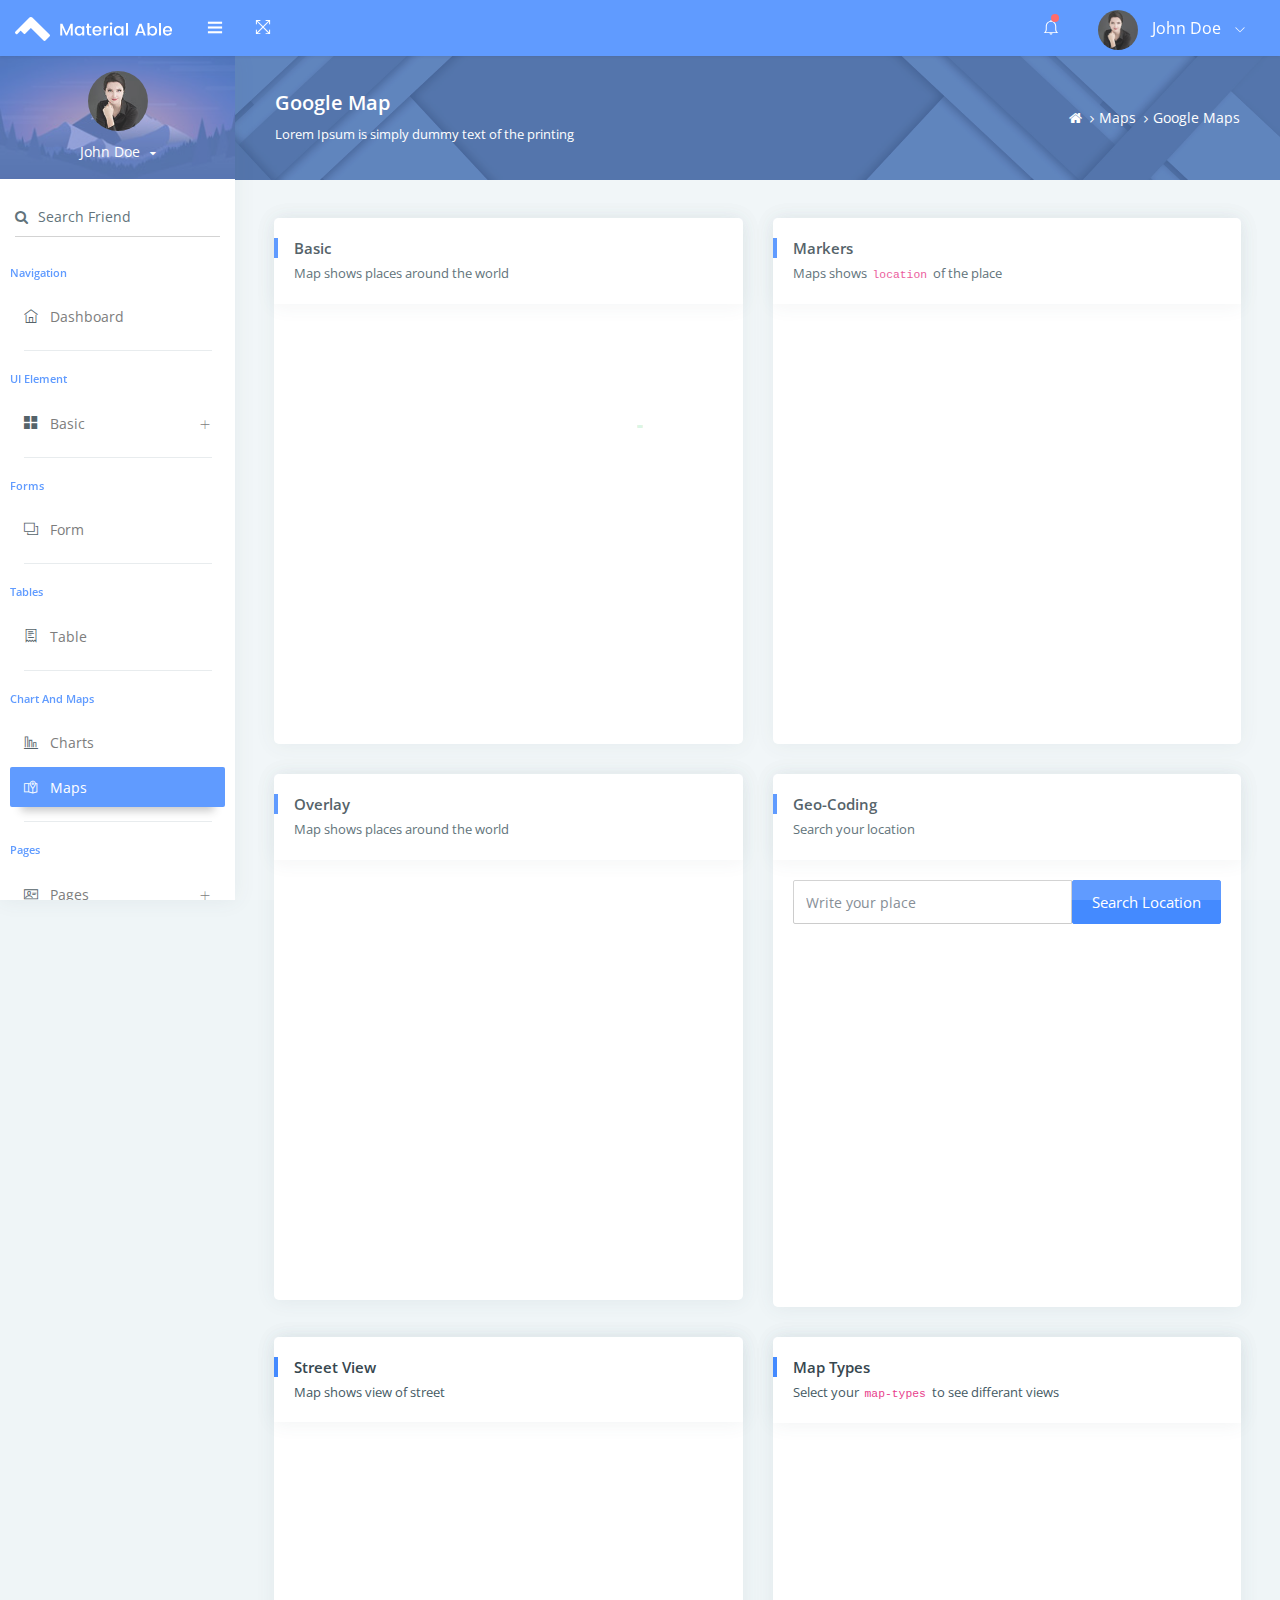
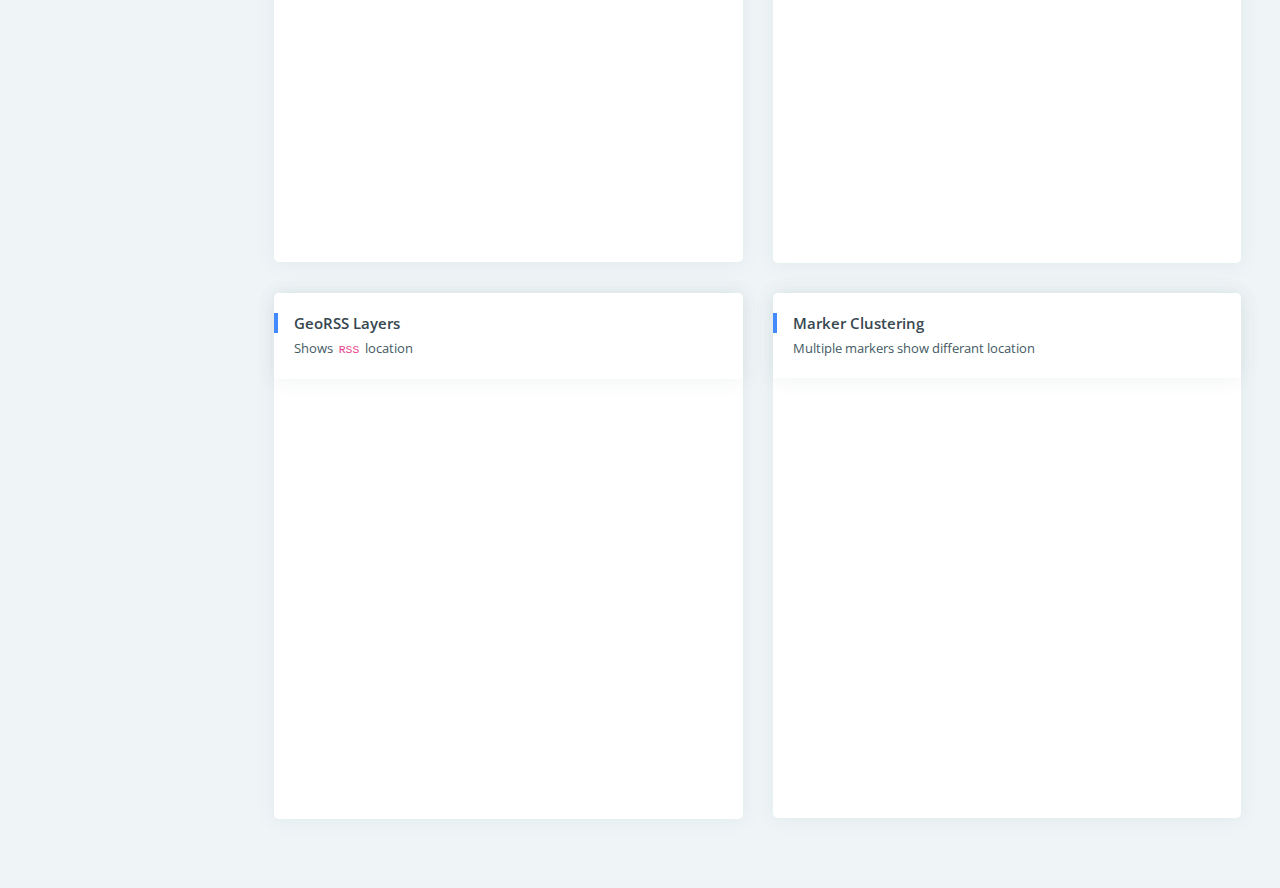
<file: app/map-google.html>
<!DOCTYPE html>
<html lang="en">

<head>
    <title>Material Able bootstrap admin template by Codedthemes</title>
    <!-- HTML5 Shim and Respond.js IE10 support of HTML5 elements and media queries -->
    <!-- WARNING: Respond.js doesn't work if you view the page via file:// -->
    <!--[if lt IE 10]>
      <script src="https://oss.maxcdn.com/libs/html5shiv/3.7.0/html5shiv.js"></script>
      <script src="https://oss.maxcdn.com/libs/respond.js/1.4.2/respond.min.js"></script>
      <![endif]-->
      <!-- Meta -->
      <meta charset="utf-8">
      <meta name="viewport" content="width=device-width, initial-scale=1.0, user-scalable=0, minimal-ui">
      <meta http-equiv="X-UA-Compatible" content="IE=edge" />

      <meta name="keywords" content="bootstrap, bootstrap admin template, admin theme, admin dashboard, dashboard template, admin template, responsive" />
      <meta name="author" content="Codedthemes" />
      <!-- Favicon icon -->
      <link rel="icon" href="assets/images/favicon.ico" type="image/x-icon">
      <link href="https://fonts.googleapis.com/css?family=Open+Sans:400,600,700" rel="stylesheet">
      <!-- Required Fremwork -->
      <link rel="stylesheet" type="text/css" href="assets/css/bootstrap/css/bootstrap.min.css">
      <!-- waves.css -->
      <link rel="stylesheet" href="assets/pages/waves/css/waves.min.css" type="text/css" media="all">
      <!-- themify-icons line icon -->
      <link rel="stylesheet" type="text/css" href="assets/icon/themify-icons/themify-icons.css">
      <!-- ico font -->
      <link rel="stylesheet" type="text/css" href="assets/icon/icofont/css/icofont.css">
      <!-- Font Awesome -->
      <link rel="stylesheet" type="text/css" href="assets/icon/font-awesome/css/font-awesome.min.css">
      <!-- Style.css -->
      <link rel="stylesheet" type="text/css" href="assets/css/style.css">
      <link rel="stylesheet" type="text/css" href="assets/css/jquery.mCustomScrollbar.css">
  </head>

  <body>
    <!-- Pre-loader start -->
    <div class="theme-loader">
        <div class="loader-track">
            <div class="preloader-wrapper">
                <div class="spinner-layer spinner-blue">
                    <div class="circle-clipper left">
                        <div class="circle"></div>
                    </div>
                    <div class="gap-patch">
                        <div class="circle"></div>
                    </div>
                    <div class="circle-clipper right">
                        <div class="circle"></div>
                    </div>
                </div>
                <div class="spinner-layer spinner-red">
                    <div class="circle-clipper left">
                        <div class="circle"></div>
                    </div>
                    <div class="gap-patch">
                        <div class="circle"></div>
                    </div>
                    <div class="circle-clipper right">
                        <div class="circle"></div>
                    </div>
                </div>

                <div class="spinner-layer spinner-yellow">
                    <div class="circle-clipper left">
                        <div class="circle"></div>
                    </div>
                    <div class="gap-patch">
                        <div class="circle"></div>
                    </div>
                    <div class="circle-clipper right">
                        <div class="circle"></div>
                    </div>
                </div>

                <div class="spinner-layer spinner-green">
                    <div class="circle-clipper left">
                        <div class="circle"></div>
                    </div>
                    <div class="gap-patch">
                        <div class="circle"></div>
                    </div>
                    <div class="circle-clipper right">
                        <div class="circle"></div>
                    </div>
                </div>
            </div>
        </div>
    </div>
    <!-- Pre-loader end -->
    <div id="pcoded" class="pcoded">
        <div class="pcoded-overlay-box"></div>
        <div class="pcoded-container navbar-wrapper">
            <nav class="navbar header-navbar pcoded-header">
                <div class="navbar-wrapper">
                    <div class="navbar-logo">
                        <a class="mobile-menu waves-effect waves-light" id="mobile-collapse" href="#!">
                            <i class="ti-menu"></i>
                        </a>
                        <div class="mobile-search waves-effect waves-light">
                            <div class="header-search">
                                <div class="main-search morphsearch-search">
                                    <div class="input-group">
                                        <span class="input-group-prepend search-close"><i class="ti-close input-group-text"></i></span>
                                        <input type="text" class="form-control" placeholder="Enter Keyword">
                                        <span class="input-group-append search-btn"><i class="ti-search input-group-text"></i></span>
                                    </div>
                                </div>
                            </div>
                        </div>
                        <a href="index.html">
                            <img class="img-fluid" src="assets/images/logo.png" alt="Theme-Logo" />
                        </a>
                        <a class="mobile-options waves-effect waves-light">
                            <i class="ti-more"></i>
                        </a>
                    </div>
                    <div class="navbar-container container-fluid">
                        <ul class="nav-left">
                            <li>
                                <div class="sidebar_toggle"><a href="javascript:void(0)"><i class="ti-menu"></i></a></div>
                            </li>
                            <li>
                                <a href="#!" onclick="javascript:toggleFullScreen()" class="waves-effect waves-light">
                                    <i class="ti-fullscreen"></i>
                                </a>
                            </li>
                        </ul>
                        <ul class="nav-right">
                            <li class="header-notification">
                                <a href="#!" class="waves-effect waves-light">
                                    <i class="ti-bell"></i>
                                    <span class="badge bg-c-red"></span>
                                </a>
                                <ul class="show-notification">
                                    <li>
                                        <h6>Notifications</h6>
                                        <label class="label label-danger">New</label>
                                    </li>
                                    <li class="waves-effect waves-light">
                                        <div class="media">
                                            <img class="d-flex align-self-center img-radius" src="assets/images/avatar-2.jpg" alt="Generic placeholder image">
                                            <div class="media-body">
                                                <h5 class="notification-user">John Doe</h5>
                                                <p class="notification-msg">Lorem ipsum dolor sit amet, consectetuer elit.</p>
                                                <span class="notification-time">30 minutes ago</span>
                                            </div>
                                        </div>
                                    </li>
                                    <li class="waves-effect waves-light">
                                        <div class="media">
                                            <img class="d-flex align-self-center img-radius" src="assets/images/avatar-4.jpg" alt="Generic placeholder image">
                                            <div class="media-body">
                                                <h5 class="notification-user">Joseph William</h5>
                                                <p class="notification-msg">Lorem ipsum dolor sit amet, consectetuer elit.</p>
                                                <span class="notification-time">30 minutes ago</span>
                                            </div>
                                        </div>
                                    </li>
                                    <li class="waves-effect waves-light">
                                        <div class="media">
                                            <img class="d-flex align-self-center img-radius" src="assets/images/avatar-3.jpg" alt="Generic placeholder image">
                                            <div class="media-body">
                                                <h5 class="notification-user">Sara Soudein</h5>
                                                <p class="notification-msg">Lorem ipsum dolor sit amet, consectetuer elit.</p>
                                                <span class="notification-time">30 minutes ago</span>
                                            </div>
                                        </div>
                                    </li>
                                </ul>
                            </li>
                            <li class="user-profile header-notification">
                                <a href="#!" class="waves-effect waves-light">
                                    <img src="assets/images/avatar-4.jpg" class="img-radius" alt="User-Profile-Image">
                                    <span>John Doe</span>
                                    <i class="ti-angle-down"></i>
                                </a>
                                <ul class="show-notification profile-notification">
                                    <li class="waves-effect waves-light">
                                        <a href="#!">
                                            <i class="ti-settings"></i> Settings
                                        </a>
                                    </li>
                                    <li class="waves-effect waves-light">
                                        <a href="user-profile.html">
                                            <i class="ti-user"></i> Profile
                                        </a>
                                    </li>
                                    <li class="waves-effect waves-light">
                                        <a href="email-inbox.html">
                                            <i class="ti-email"></i> My Messages
                                        </a>
                                    </li>
                                    <li class="waves-effect waves-light">
                                        <a href="auth-lock-screen.html">
                                            <i class="ti-lock"></i> Lock Screen
                                        </a>
                                    </li>
                                    <li class="waves-effect waves-light">
                                        <a href="auth-normal-sign-in.html">
                                            <i class="ti-layout-sidebar-left"></i> Logout
                                        </a>
                                    </li>
                                </ul>
                            </li>
                        </ul>
                    </div>
                </div>
            </nav>

            <div class="pcoded-main-container">
                <div class="pcoded-wrapper">
                    <nav class="pcoded-navbar">
                        <div class="sidebar_toggle"><a href="#"><i class="icon-close icons"></i></a></div>
                        <div class="pcoded-inner-navbar main-menu">
                            <div class="">
                                <div class="main-menu-header">
                                    <img class="img-80 img-radius" src="assets/images/avatar-4.jpg" alt="User-Profile-Image">
                                    <div class="user-details">
                                        <span id="more-details">John Doe<i class="fa fa-caret-down"></i></span>
                                    </div>
                                </div>
                                <div class="main-menu-content">
                                    <ul>
                                        <li class="more-details">
                                            <a href="user-profile.html"><i class="ti-user"></i>View Profile</a>
                                            <a href="#!"><i class="ti-settings"></i>Settings</a>
                                            <a href="auth-normal-sign-in.html"><i class="ti-layout-sidebar-left"></i>Logout</a>
                                        </li>
                                    </ul>
                                </div>
                            </div>
                            <div class="p-15 p-b-0">
                                <form class="form-material">
                                    <div class="form-group form-primary">
                                        <input type="text" name="footer-email" class="form-control">
                                        <span class="form-bar"></span>
                                        <label class="float-label"><i class="fa fa-search m-r-10"></i>Search Friend</label>
                                    </div>
                                </form>
                            </div>
                            <div class="pcoded-navigation-label">Navigation</div>
                            <ul class="pcoded-item pcoded-left-item">
                                <li class="">
                                    <a href="index.html" class="waves-effect waves-dark">
                                        <span class="pcoded-micon"><i class="ti-home"></i><b>D</b></span>
                                        <span class="pcoded-mtext">Dashboard</span>
                                        <span class="pcoded-mcaret"></span>
                                    </a>
                                </li>
                            </ul>
                            <div class="pcoded-navigation-label">UI Element</div>
                            <ul class="pcoded-item pcoded-left-item">
                                <li class="pcoded-hasmenu">
                                    <a href="javascript:void(0)" class="waves-effect waves-dark">
                                        <span class="pcoded-micon"><i class="ti-layout-grid2-alt"></i><b>BC</b></span>
                                        <span class="pcoded-mtext">Basic</span>
                                        <span class="pcoded-mcaret"></span>
                                    </a>
                                    <ul class="pcoded-submenu">
                                        <li class=" ">
                                            <a href="breadcrumb.html" class="waves-effect waves-dark">
                                                <span class="pcoded-micon"><i class="ti-angle-right"></i></span>
                                                <span class="pcoded-mtext">Breadcrumbs</span>
                                                <span class="pcoded-mcaret"></span>
                                            </a>
                                        </li>
                                        <li class=" ">
                                            <a href="button.html" class="waves-effect waves-dark">
                                                <span class="pcoded-micon"><i class="ti-angle-right"></i></span>
                                                <span class="pcoded-mtext">Button</span>
                                                <span class="pcoded-mcaret"></span>
                                            </a>
                                        </li>
                                        <li class="">
                                            <a href="accordion.html" class="waves-effect waves-dark">
                                                <span class="pcoded-micon"><i class="ti-angle-right"></i></span>
                                                <span class="pcoded-mtext">Accordion</span>
                                                <span class="pcoded-mcaret"></span>
                                            </a>
                                        </li>
                                        <li class=" ">
                                            <a href="tabs.html" class="waves-effect waves-dark">
                                                <span class="pcoded-micon"><i class="ti-angle-right"></i></span>
                                                <span class="pcoded-mtext">Tabs</span>
                                                <span class="pcoded-mcaret"></span>
                                            </a>
                                        </li>
                                        <li class=" ">
                                            <a href="color.html" class="waves-effect waves-dark">
                                                <span class="pcoded-micon"><i class="ti-angle-right"></i></span>
                                                <span class="pcoded-mtext">Color</span>
                                                <span class="pcoded-mcaret"></span>
                                            </a>
                                        </li>
                                        <li class=" ">
                                            <a href="label-badge.html" class="waves-effect waves-dark">
                                                <span class="pcoded-micon"><i class="ti-angle-right"></i></span>
                                                <span class="pcoded-mtext">Label Badge</span>
                                                <span class="pcoded-mcaret"></span>
                                            </a>
                                        </li>
                                        <li class=" ">
                                            <a href="tooltip.html" class="waves-effect waves-dark">
                                                <span class="pcoded-micon"><i class="ti-angle-right"></i></span>
                                                <span class="pcoded-mtext">Tooltip And Popover</span>
                                                <span class="pcoded-mcaret"></span>
                                            </a>
                                        </li>
                                        <li class=" ">
                                            <a href="typography.html" class="waves-effect waves-dark">
                                                <span class="pcoded-micon"><i class="ti-angle-right"></i></span>
                                                <span class="pcoded-mtext">Typography</span>
                                                <span class="pcoded-mcaret"></span>
                                            </a>
                                        </li>
                                        <li class=" ">
                                            <a href="notification.html" class="waves-effect waves-dark">
                                                <span class="pcoded-micon"><i class="ti-angle-right"></i></span>
                                                <span class="pcoded-mtext">Notifications</span>
                                                <span class="pcoded-mcaret"></span>
                                            </a>
                                        </li>
                                    </ul>
                                </li>
                            </ul>
                            <div class="pcoded-navigation-label">Forms</div>
                            <ul class="pcoded-item pcoded-left-item">
                                <li class="">
                                    <a href="form-elements-component.html" class="waves-effect waves-dark">
                                        <span class="pcoded-micon"><i class="ti-layers"></i><b>FC</b></span>
                                        <span class="pcoded-mtext">Form</span>
                                        <span class="pcoded-mcaret"></span>
                                    </a>
                                </li>
                            </ul>
                            <div class="pcoded-navigation-label">Tables</div>
                            <ul class="pcoded-item pcoded-left-item">
                                <li class="">
                                    <a href="bs-basic-table.html" class="waves-effect waves-dark">
                                        <span class="pcoded-micon"><i class="ti-receipt"></i><b>B</b></span>
                                        <span class="pcoded-mtext">Table</span>
                                        <span class="pcoded-mcaret"></span>
                                    </a>
                                </li>
                            </ul>
                            <div class="pcoded-navigation-label">Chart And Maps</div>
                            <ul class="pcoded-item pcoded-left-item">
                                <li class="">
                                    <a href="chart-morris.html" class="waves-effect waves-dark">
                                        <span class="pcoded-micon"><i class="ti-bar-chart-alt"></i><b>C</b></span>
                                        <span class="pcoded-mtext">Charts</span>
                                        <span class="pcoded-mcaret"></span>
                                    </a>
                                </li>
                                <li class="active">
                                    <a href="map-google.html" class="waves-effect waves-dark">
                                        <span class="pcoded-micon"><i class="ti-map-alt"></i><b>M</b></span>
                                        <span class="pcoded-mtext">Maps</span>
                                        <span class="pcoded-mcaret"></span>
                                    </a>
                                </li>
                            </ul>
                            <div class="pcoded-navigation-label">Pages</div>
                            <ul class="pcoded-item pcoded-left-item">
                                <li class="pcoded-hasmenu ">
                                    <a href="javascript:void(0)" class="waves-effect waves-dark">
                                        <span class="pcoded-micon"><i class="ti-id-badge"></i><b>A</b></span>
                                        <span class="pcoded-mtext">Pages</span>
                                        <span class="pcoded-mcaret"></span>
                                    </a>
                                    <ul class="pcoded-submenu">
                                        <li class="">
                                            <a href="auth-normal-sign-in.html" class="waves-effect waves-dark">
                                                <span class="pcoded-micon"><i class="ti-angle-right"></i></span>
                                                <span class="pcoded-mtext">Login</span>
                                                <span class="pcoded-mcaret"></span>
                                            </a>
                                        </li>
                                        <li class="">
                                            <a href="auth-sign-up.html" class="waves-effect waves-dark">
                                                <span class="pcoded-micon"><i class="ti-angle-right"></i></span>
                                                <span class="pcoded-mtext">Registration</span>
                                                <span class="pcoded-mcaret"></span>
                                            </a>
                                        </li>
                                        <li class="">
                                            <a href="sample-page.html" class="waves-effect waves-dark">
                                                <span class="pcoded-micon"><i class="ti-layout-sidebar-left"></i><b>S</b></span>
                                                <span class="pcoded-mtext">Sample Page</span>
                                                <span class="pcoded-mcaret"></span>
                                            </a>
                                        </li>
                                    </ul>
                                </li>
                            </ul>
                        </div>
                    </nav>
                    <div class="pcoded-content">
                        <!-- Page-header start -->
                        <div class="page-header">
                            <div class="page-block">
                                <div class="row align-items-center">
                                    <div class="col-md-8">
                                        <div class="page-header-title">
                                            <h5 class="m-b-10">Google Map</h5>
                                            <p class="m-b-0">Lorem Ipsum is simply dummy text of the printing</p>
                                        </div>
                                    </div>
                                    <div class="col-md-4">
                                        <ul class="breadcrumb">
                                            <li class="breadcrumb-item">
                                                <a href="index.html"> <i class="fa fa-home"></i> </a>
                                            </li>
                                            <li class="breadcrumb-item"><a href="#!">Maps</a>
                                            </li>
                                            <li class="breadcrumb-item"><a href="#!">Google Maps</a>
                                            </li>
                                        </ul>
                                    </div>
                                </div>
                            </div>
                        </div>
                        <!-- Page-header end -->
                        <div class="pcoded-inner-content">
                            <div class="main-body">
                                <div class="page-wrapper">
                                    <!-- Page body start -->
                                    <div class="page-body">
                                        <div class="row">
                                            <div class="col-lg-12 col-xl-6">
                                                <!-- Basic map start -->
                                                <div class="card">
                                                    <div class="card-header">
                                                        <h5>Basic</h5>
                                                        <span>Map shows places around the world</span>
                                                    </div>
                                                    <div class="card-block">
                                                        <div id="basic-map" class="set-map"></div>
                                                    </div>
                                                </div>
                                                <!-- Basic map end -->
                                            </div>
                                            <div class="col-lg-12 col-xl-6">
                                                <!-- Markers map start -->
                                                <div class="card">
                                                    <div class="card-header">
                                                        <h5>Markers</h5>
                                                        <span>Maps shows <code>location</code> of the place</span>
                                                    </div>
                                                    <div class="card-block">
                                                        <div id="markers-map" class="set-map"></div>
                                                    </div>
                                                </div>
                                                <!-- Markers map end -->
                                            </div>
                                        </div>
                                        <div class="row">
                                            <div class="col-lg-12 col-xl-6">
                                                <!-- Overlay map start -->
                                                <div class="card">
                                                    <div class="card-header">
                                                        <h5>Overlay</h5>
                                                        <span>Map shows places around the world</span>
                                                    </div>
                                                    <div class="card-block">
                                                        <div id="mapOverlay" class="set-map"></div>
                                                    </div>
                                                </div>
                                                <!-- Overlay map start -->
                                            </div>
                                            <div class="col-lg-12 col-xl-6">
                                                <!-- Geo-Coding map start -->
                                                <div class="card">
                                                    <div class="card-header">
                                                        <h5>Geo-Coding</h5>
                                                        <span>Search your location</span>
                                                    </div>
                                                    <div class="card-block">
                                                        <form method="post" id="geocoding_form">
                                                            <div class="input-group input-group-button">
                                                                <input type="text" id="address" class="form-control" placeholder="Write your place">
                                                                <span class="input-group-addon" id="basic-addon1">
                                                                   <button class="btn btn-primary">Search Location</button>
                                                               </span>
                                                           </div>
                                                       </form>
                                                       <div id="mapGeo" class="set-map"></div>
                                                   </div>
                                               </div>
                                               <!-- Geo-Coding map end -->
                                           </div>
                                       </div>
                                       <div class="row">
                                        <div class="col-lg-12 col-xl-6">
                                            <!-- Street View map start -->
                                            <div class="card">
                                                <div class="card-header">
                                                    <h5>Street View</h5>
                                                    <span>Map shows view of street</span>
                                                </div>
                                                <div class="card-block">
                                                    <div id="mapStreet" class="set-map"></div>
                                                </div>
                                            </div>
                                            <!-- Street View map end -->
                                        </div>
                                        <div class="col-lg-12 col-xl-6">
                                            <!-- Map Types card start -->
                                            <div class="card">
                                                <div class="card-header">
                                                    <h5>Map Types</h5>
                                                    <span>Select your <code>map-types</code> to see differant views</span>
                                                </div>
                                                <div class="card-block">
                                                    <div id="mapTypes" class="set-map"></div>
                                                </div>
                                            </div>
                                            <!-- Map Types card end -->
                                        </div>
                                    </div>
                                    <div class="row">
                                        <div class="col-lg-12 col-xl-6">
                                            <!-- GeoRSS Layers map start -->
                                            <div class="card">
                                                <div class="card-header">
                                                    <h5>GeoRSS Layers</h5>
                                                    <span>Shows <code>RSS</code> location</span>
                                                </div>
                                                <div class="card-block">
                                                    <div id="georssmap" class="set-map"></div>
                                                </div>
                                            </div>
                                            <!-- GeoRSS Layers map end -->
                                        </div>
                                        <div class="col-lg-12 col-xl-6">
                                            <!-- Marker Clustering map start -->
                                            <div class="card">
                                                <div class="card-header">
                                                    <h5>Marker Clustering</h5>
                                                    <span>Multiple markers show differant location</span>
                                                </div>
                                                <div class="card-block">
                                                    <div id="map" class="set-map"></div>
                                                </div>
                                            </div>
                                            <!-- Marker Clustering map end -->
                                        </div>
                                    </div>
                                </div>
                                <!-- Page body end -->
                            </div>
                        </div>
                    </div>
                </div>
                <!-- Main-body end -->

                <div id="styleSelector">

                </div>
            </div>
        </div>
    </div>
</div>
</div>
</div>



<!-- Warning Section Starts -->
<!-- Older IE warning message -->
    <!--[if lt IE 10]>
<div class="ie-warning">
    <h1>Warning!!</h1>
    <p>You are using an outdated version of Internet Explorer, please upgrade <br/>to any of the following web browsers to access this website.</p>
    <div class="iew-container">
        <ul class="iew-download">
            <li>
                <a href="http://www.google.com/chrome/">
                    <img src="assets/images/browser/chrome.png" alt="Chrome">
                    <div>Chrome</div>
                </a>
            </li>
            <li>
                <a href="https://www.mozilla.org/en-US/firefox/new/">
                    <img src="assets/images/browser/firefox.png" alt="Firefox">
                    <div>Firefox</div>
                </a>
            </li>
            <li>
                <a href="http://www.opera.com">
                    <img src="assets/images/browser/opera.png" alt="Opera">
                    <div>Opera</div>
                </a>
            </li>
            <li>
                <a href="https://www.apple.com/safari/">
                    <img src="assets/images/browser/safari.png" alt="Safari">
                    <div>Safari</div>
                </a>
            </li>
            <li>
                <a href="http://windows.microsoft.com/en-us/internet-explorer/download-ie">
                    <img src="assets/images/browser/ie.png" alt="">
                    <div>IE (9 & above)</div>
                </a>
            </li>
        </ul>
    </div>
    <p>Sorry for the inconvenience!</p>
</div>
<![endif]-->
<!-- Warning Section Ends -->
<!-- Required Jquery -->
<!-- Required Jquery -->
<script type="text/javascript" src="assets/js/jquery/jquery.min.js "></script>
<script type="text/javascript" src="assets/js/jquery-ui/jquery-ui.min.js "></script>
<script type="text/javascript" src="assets/js/popper.js/popper.min.js"></script>
<script type="text/javascript" src="assets/js/bootstrap/js/bootstrap.min.js "></script>
<!-- waves js -->
<script src="assets/pages/waves/js/waves.min.js"></script>
<!-- jquery slimscroll js -->
<script type="text/javascript" src="assets/js/jquery-slimscroll/jquery.slimscroll.js"></script>
<!-- Google map js -->
<script src="https://developers.google.com/maps/documentation/javascript/examples/markerclusterer/markerclusterer.js"></script>
<script type="text/javascript" src="http://maps.google.com/maps/api/js?sensor=true"></script>
<script type="text/javascript" src="assets/pages/google-maps/gmaps.js"></script>
<!-- Custom js -->
<script type="text/javascript" src="assets/pages/google-maps/google-maps.js"></script>
<script src="assets/js/pcoded.min.js"></script>
<script src="assets/js/vertical/vertical-layout.min.js"></script>
<script src="assets/js/jquery.mCustomScrollbar.concat.min.js"></script>
<script type="text/javascript" src="assets/js/script.js"></script>
</body>

</html>
</file>
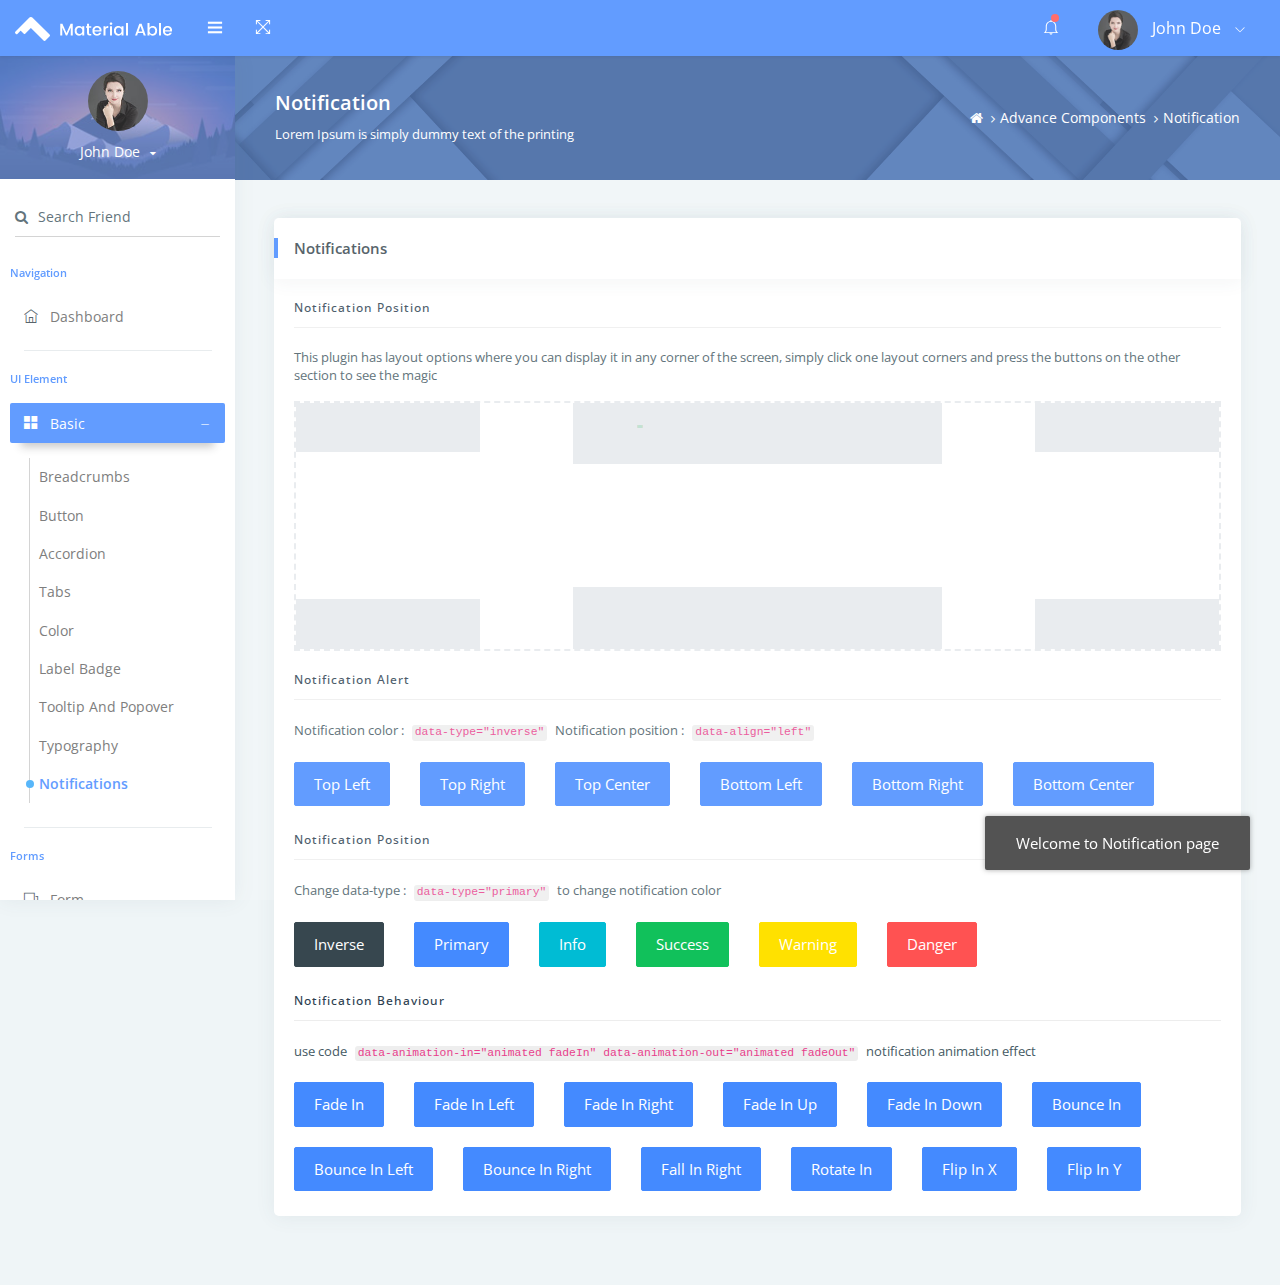
<file: app/notification.html>
<!DOCTYPE html>
<html lang="en">

<head>
    <title>Material Able bootstrap admin template by Codedthemes</title>
    <!-- HTML5 Shim and Respond.js IE10 support of HTML5 elements and media queries -->
    <!-- WARNING: Respond.js doesn't work if you view the page via file:// -->
    <!--[if lt IE 10]>
    <script src="https://oss.maxcdn.com/libs/html5shiv/3.7.0/html5shiv.js"></script>
    <script src="https://oss.maxcdn.com/libs/respond.js/1.4.2/respond.min.js"></script>
    <![endif]-->
    <!-- Meta -->
    <meta charset="utf-8">
    <meta name="viewport" content="width=device-width, initial-scale=1.0, user-scalable=0, minimal-ui">
    <meta http-equiv="X-UA-Compatible" content="IE=edge" />

    <meta name="keywords" content="bootstrap, bootstrap admin template, admin theme, admin dashboard, dashboard template, admin template, responsive" />
    <meta name="author" content="Codedthemes" />
    <!-- Favicon icon -->

    <link rel="icon" href="assets/images/favicon.ico" type="image/x-icon">
    <link href="https://fonts.googleapis.com/css?family=Open+Sans:400,600,700" rel="stylesheet">
    <!-- Required Fremwork -->
    <link rel="stylesheet" type="text/css" href="assets/css/bootstrap/css/bootstrap.min.css">
    <!-- waves.css -->
    <link rel="stylesheet" href="assets/pages/waves/css/waves.min.css" type="text/css" media="all">
    <!-- themify-icons line icon -->
    <link rel="stylesheet" type="text/css" href="assets/icon/themify-icons/themify-icons.css">
    <!-- ico font -->
    <link rel="stylesheet" type="text/css" href="assets/icon/icofont/css/icofont.css">
    <!-- Font Awesome -->
    <link rel="stylesheet" type="text/css" href="assets/icon/font-awesome/css/font-awesome.min.css">
    <!-- Notification.css -->
    <link rel="stylesheet" type="text/css" href="assets/pages/notification/notification.css">
    <!-- Animate.css -->
    <link rel="stylesheet" type="text/css" href="assets/css/animate.css/css/animate.css">
    <!-- Style.css -->
    <link rel="stylesheet" type="text/css" href="assets/css/style.css">

    <link rel="stylesheet" type="text/css" href="assets/css/jquery.mCustomScrollbar.css">
</head>

<body>
    <!-- Pre-loader start -->
    <div class="theme-loader">
        <div class="loader-track">
            <div class="preloader-wrapper">
                <div class="spinner-layer spinner-blue">
                    <div class="circle-clipper left">
                        <div class="circle"></div>
                    </div>
                    <div class="gap-patch">
                        <div class="circle"></div>
                    </div>
                    <div class="circle-clipper right">
                        <div class="circle"></div>
                    </div>
                </div>
                <div class="spinner-layer spinner-red">
                    <div class="circle-clipper left">
                        <div class="circle"></div>
                    </div>
                    <div class="gap-patch">
                        <div class="circle"></div>
                    </div>
                    <div class="circle-clipper right">
                        <div class="circle"></div>
                    </div>
                </div>

                <div class="spinner-layer spinner-yellow">
                    <div class="circle-clipper left">
                        <div class="circle"></div>
                    </div>
                    <div class="gap-patch">
                        <div class="circle"></div>
                    </div>
                    <div class="circle-clipper right">
                        <div class="circle"></div>
                    </div>
                </div>

                <div class="spinner-layer spinner-green">
                    <div class="circle-clipper left">
                        <div class="circle"></div>
                    </div>
                    <div class="gap-patch">
                        <div class="circle"></div>
                    </div>
                    <div class="circle-clipper right">
                        <div class="circle"></div>
                    </div>
                </div>
            </div>
        </div>
    </div>
    <!-- Pre-loader end -->
    <div id="pcoded" class="pcoded">
        <div class="pcoded-overlay-box"></div>
        <div class="pcoded-container navbar-wrapper">
            <nav class="navbar header-navbar pcoded-header">
                <div class="navbar-wrapper">
                    <div class="navbar-logo">
                        <a class="mobile-menu waves-effect waves-light" id="mobile-collapse" href="#!">
                            <i class="ti-menu"></i>
                        </a>
                        <div class="mobile-search waves-effect waves-light">
                            <div class="header-search">
                                <div class="main-search morphsearch-search">
                                    <div class="input-group">
                                        <span class="input-group-prepend search-close"><i class="ti-close input-group-text"></i></span>
                                        <input type="text" class="form-control" placeholder="Enter Keyword">
                                        <span class="input-group-append search-btn"><i class="ti-search input-group-text"></i></span>
                                    </div>
                                </div>
                            </div>
                        </div>
                        <a href="index.html">
                            <img class="img-fluid" src="assets/images/logo.png" alt="Theme-Logo" />
                        </a>
                        <a class="mobile-options waves-effect waves-light">
                            <i class="ti-more"></i>
                        </a>
                    </div>
                    <div class="navbar-container container-fluid">
                        <ul class="nav-left">
                            <li>
                                <div class="sidebar_toggle"><a href="javascript:void(0)"><i class="ti-menu"></i></a></div>
                            </li>
                            <li>
                                <a href="#!" onclick="javascript:toggleFullScreen()" class="waves-effect waves-light">
                                    <i class="ti-fullscreen"></i>
                                </a>
                            </li>
                        </ul>
                        <ul class="nav-right">
                            <li class="header-notification">
                                <a href="#!" class="waves-effect waves-light">
                                    <i class="ti-bell"></i>
                                    <span class="badge bg-c-red"></span>
                                </a>
                                <ul class="show-notification">
                                    <li>
                                        <h6>Notifications</h6>
                                        <label class="label label-danger">New</label>
                                    </li>
                                    <li class="waves-effect waves-light">
                                        <div class="media">
                                            <img class="d-flex align-self-center img-radius" src="assets/images/avatar-2.jpg" alt="Generic placeholder image">
                                            <div class="media-body">
                                                <h5 class="notification-user">John Doe</h5>
                                                <p class="notification-msg">Lorem ipsum dolor sit amet, consectetuer elit.</p>
                                                <span class="notification-time">30 minutes ago</span>
                                            </div>
                                        </div>
                                    </li>
                                    <li class="waves-effect waves-light">
                                        <div class="media">
                                            <img class="d-flex align-self-center img-radius" src="assets/images/avatar-4.jpg" alt="Generic placeholder image">
                                            <div class="media-body">
                                                <h5 class="notification-user">Joseph William</h5>
                                                <p class="notification-msg">Lorem ipsum dolor sit amet, consectetuer elit.</p>
                                                <span class="notification-time">30 minutes ago</span>
                                            </div>
                                        </div>
                                    </li>
                                    <li class="waves-effect waves-light">
                                        <div class="media">
                                            <img class="d-flex align-self-center img-radius" src="assets/images/avatar-3.jpg" alt="Generic placeholder image">
                                            <div class="media-body">
                                                <h5 class="notification-user">Sara Soudein</h5>
                                                <p class="notification-msg">Lorem ipsum dolor sit amet, consectetuer elit.</p>
                                                <span class="notification-time">30 minutes ago</span>
                                            </div>
                                        </div>
                                    </li>
                                </ul>
                            </li>
                            <li class="user-profile header-notification">
                                <a href="#!" class="waves-effect waves-light">
                                    <img src="assets/images/avatar-4.jpg" class="img-radius" alt="User-Profile-Image">
                                    <span>John Doe</span>
                                    <i class="ti-angle-down"></i>
                                </a>
                                <ul class="show-notification profile-notification">
                                    <li class="waves-effect waves-light">
                                        <a href="#!">
                                            <i class="ti-settings"></i> Settings
                                        </a>
                                    </li>
                                    <li class="waves-effect waves-light">
                                        <a href="user-profile.html">
                                            <i class="ti-user"></i> Profile
                                        </a>
                                    </li>
                                    <li class="waves-effect waves-light">
                                        <a href="email-inbox.html">
                                            <i class="ti-email"></i> My Messages
                                        </a>
                                    </li>
                                    <li class="waves-effect waves-light">
                                        <a href="auth-lock-screen.html">
                                            <i class="ti-lock"></i> Lock Screen
                                        </a>
                                    </li>
                                    <li class="waves-effect waves-light">
                                        <a href="auth-normal-sign-in.html">
                                            <i class="ti-layout-sidebar-left"></i> Logout
                                        </a>
                                    </li>
                                </ul>
                            </li>
                        </ul>
                    </div>
                </div>
            </nav>

            <div class="pcoded-main-container">
                <div class="pcoded-wrapper">
                    <nav class="pcoded-navbar">
                        <div class="sidebar_toggle"><a href="#"><i class="icon-close icons"></i></a></div>
                        <div class="pcoded-inner-navbar main-menu">
                            <div class="">
                                <div class="main-menu-header">
                                    <img class="img-80 img-radius" src="assets/images/avatar-4.jpg" alt="User-Profile-Image">
                                    <div class="user-details">
                                        <span id="more-details">John Doe<i class="fa fa-caret-down"></i></span>
                                    </div>
                                </div>
                                <div class="main-menu-content">
                                    <ul>
                                        <li class="more-details">
                                            <a href="user-profile.html"><i class="ti-user"></i>View Profile</a>
                                            <a href="#!"><i class="ti-settings"></i>Settings</a>
                                            <a href="auth-normal-sign-in.html"><i class="ti-layout-sidebar-left"></i>Logout</a>
                                        </li>
                                    </ul>
                                </div>
                            </div>
                            <div class="p-15 p-b-0">
                                <form class="form-material">
                                    <div class="form-group form-primary">
                                        <input type="text" name="footer-email" class="form-control">
                                        <span class="form-bar"></span>
                                        <label class="float-label"><i class="fa fa-search m-r-10"></i>Search Friend</label>
                                    </div>
                                </form>
                            </div>
                            <div class="pcoded-navigation-label">Navigation</div>
                            <ul class="pcoded-item pcoded-left-item">
                                <li class="">
                                    <a href="index.html" class="waves-effect waves-dark">
                                        <span class="pcoded-micon"><i class="ti-home"></i><b>D</b></span>
                                        <span class="pcoded-mtext">Dashboard</span>
                                        <span class="pcoded-mcaret"></span>
                                    </a>
                                </li>
                            </ul>
                            <div class="pcoded-navigation-label">UI Element</div>
                            <ul class="pcoded-item pcoded-left-item">
                                <li class="pcoded-hasmenu active pcoded-trigger">
                                    <a href="javascript:void(0)" class="waves-effect waves-dark">
                                        <span class="pcoded-micon"><i class="ti-layout-grid2-alt"></i><b>BC</b></span>
                                        <span class="pcoded-mtext">Basic</span>
                                        <span class="pcoded-mcaret"></span>
                                    </a>
                                    <ul class="pcoded-submenu">
                                        <li class=" ">
                                            <a href="breadcrumb.html" class="waves-effect waves-dark">
                                                <span class="pcoded-micon"><i class="ti-angle-right"></i></span>
                                                <span class="pcoded-mtext">Breadcrumbs</span>
                                                <span class="pcoded-mcaret"></span>
                                            </a>
                                        </li>
                                        <li class=" ">
                                            <a href="button.html" class="waves-effect waves-dark">
                                                <span class="pcoded-micon"><i class="ti-angle-right"></i></span>
                                                <span class="pcoded-mtext">Button</span>
                                                <span class="pcoded-mcaret"></span>
                                            </a>
                                        </li>
                                        <li class="">
                                            <a href="accordion.html" class="waves-effect waves-dark">
                                                <span class="pcoded-micon"><i class="ti-angle-right"></i></span>
                                                <span class="pcoded-mtext">Accordion</span>
                                                <span class="pcoded-mcaret"></span>
                                            </a>
                                        </li>
                                        <li class=" ">
                                            <a href="tabs.html" class="waves-effect waves-dark">
                                                <span class="pcoded-micon"><i class="ti-angle-right"></i></span>
                                                <span class="pcoded-mtext">Tabs</span>
                                                <span class="pcoded-mcaret"></span>
                                            </a>
                                        </li>
                                        <li class=" ">
                                            <a href="color.html" class="waves-effect waves-dark">
                                                <span class="pcoded-micon"><i class="ti-angle-right"></i></span>
                                                <span class="pcoded-mtext">Color</span>
                                                <span class="pcoded-mcaret"></span>
                                            </a>
                                        </li>
                                        <li class=" ">
                                            <a href="label-badge.html" class="waves-effect waves-dark">
                                                <span class="pcoded-micon"><i class="ti-angle-right"></i></span>
                                                <span class="pcoded-mtext">Label Badge</span>
                                                <span class="pcoded-mcaret"></span>
                                            </a>
                                        </li>
                                        <li class=" ">
                                            <a href="tooltip.html" class="waves-effect waves-dark">
                                                <span class="pcoded-micon"><i class="ti-angle-right"></i></span>
                                                <span class="pcoded-mtext">Tooltip And Popover</span>
                                                <span class="pcoded-mcaret"></span>
                                            </a>
                                        </li>
                                        <li class=" ">
                                            <a href="typography.html" class="waves-effect waves-dark">
                                                <span class="pcoded-micon"><i class="ti-angle-right"></i></span>
                                                <span class="pcoded-mtext">Typography</span>
                                                <span class="pcoded-mcaret"></span>
                                            </a>
                                        </li>
                                        <li class="active ">
                                            <a href="notification.html" class="waves-effect waves-dark">
                                                <span class="pcoded-micon"><i class="ti-angle-right"></i></span>
                                                <span class="pcoded-mtext">Notifications</span>
                                                <span class="pcoded-mcaret"></span>
                                            </a>
                                        </li>
                                    </ul>
                                </li>
                            </ul>
                            <div class="pcoded-navigation-label">Forms</div>
                            <ul class="pcoded-item pcoded-left-item">
                                <li class="">
                                    <a href="form-elements-component.html" class="waves-effect waves-dark">
                                        <span class="pcoded-micon"><i class="ti-layers"></i><b>FC</b></span>
                                        <span class="pcoded-mtext">Form</span>
                                        <span class="pcoded-mcaret"></span>
                                    </a>
                                </li>
                            </ul>
                            <div class="pcoded-navigation-label">Tables</div>
                            <ul class="pcoded-item pcoded-left-item">
                                <li class="">
                                    <a href="bs-basic-table.html" class="waves-effect waves-dark">
                                        <span class="pcoded-micon"><i class="ti-receipt"></i><b>B</b></span>
                                        <span class="pcoded-mtext">Table</span>
                                        <span class="pcoded-mcaret"></span>
                                    </a>
                                </li>
                            </ul>
                            <div class="pcoded-navigation-label">Chart And Maps</div>
                            <ul class="pcoded-item pcoded-left-item">
                                <li class="">
                                    <a href="chart-morris.html" class="waves-effect waves-dark">
                                        <span class="pcoded-micon"><i class="ti-bar-chart-alt"></i><b>C</b></span>
                                        <span class="pcoded-mtext">Charts</span>
                                        <span class="pcoded-mcaret"></span>
                                    </a>
                                </li>
                                <li class="">
                                    <a href="map-google.html" class="waves-effect waves-dark">
                                        <span class="pcoded-micon"><i class="ti-map-alt"></i><b>M</b></span>
                                        <span class="pcoded-mtext">Maps</span>
                                        <span class="pcoded-mcaret"></span>
                                    </a>
                                </li>
                            </ul>
                            <div class="pcoded-navigation-label">Pages</div>
                            <ul class="pcoded-item pcoded-left-item">
                                <li class="pcoded-hasmenu ">
                                    <a href="javascript:void(0)" class="waves-effect waves-dark">
                                        <span class="pcoded-micon"><i class="ti-id-badge"></i><b>A</b></span>
                                        <span class="pcoded-mtext">Pages</span>
                                        <span class="pcoded-mcaret"></span>
                                    </a>
                                    <ul class="pcoded-submenu">
                                        <li class="">
                                            <a href="auth-normal-sign-in.html" class="waves-effect waves-dark">
                                                <span class="pcoded-micon"><i class="ti-angle-right"></i></span>
                                                <span class="pcoded-mtext">Login</span>
                                                <span class="pcoded-mcaret"></span>
                                            </a>
                                        </li>
                                        <li class="">
                                            <a href="auth-sign-up.html" class="waves-effect waves-dark">
                                                <span class="pcoded-micon"><i class="ti-angle-right"></i></span>
                                                <span class="pcoded-mtext">Registration</span>
                                                <span class="pcoded-mcaret"></span>
                                            </a>
                                        </li>
                                        <li class="">
                                            <a href="sample-page.html" class="waves-effect waves-dark">
                                                <span class="pcoded-micon"><i class="ti-layout-sidebar-left"></i><b>S</b></span>
                                                <span class="pcoded-mtext">Sample Page</span>
                                                <span class="pcoded-mcaret"></span>
                                            </a>
                                        </li>
                                    </ul>
                                </li>
                            </ul>
                        </div>
                    </nav>
                    <div class="pcoded-content">
                        <!-- Page-header start -->
                        <div class="page-header">
                            <div class="page-block">
                                <div class="row align-items-center">
                                    <div class="col-md-8">
                                        <div class="page-header-title">
                                            <h5 class="m-b-10">Notification</h5>
                                            <p class="m-b-0">Lorem Ipsum is simply dummy text of the printing</p>
                                        </div>
                                    </div>
                                    <div class="col-md-4">
                                        <ul class="breadcrumb">
                                            <li class="breadcrumb-item">
                                                <a href="index.html"> <i class="fa fa-home"></i> </a>
                                            </li>
                                            <li class="breadcrumb-item"><a href="#!">Advance Components</a>
                                            </li>
                                            <li class="breadcrumb-item"><a href="#!">Notification</a>
                                            </li>
                                        </ul>
                                    </div>
                                </div>
                            </div>
                        </div>
                        <!-- Page-header end -->
                        <div class="pcoded-inner-content">
                            <div class="main-body">
                                <div class="page-wrapper">
                                    <!-- Page body start -->
                                    <div class="page-body button-page">
                                        <div class="row">
                                            <!-- bootstrap modal start -->
                                            <div class="col-sm-12">
                                                <!-- Notification card start -->
                                                <div class="card">
                                                    <div class="card-header">
                                                        <h5>Notifications</h5>
                                                    </div>
                                                    <div class="card-block">
                                                        <div class="row">
                                                            <div class="col-sm-12">
                                                                <div class="sub-title">Notification Position</div>
                                                                <p>This plugin has layout options where you can display it in any corner of the screen, simply click one layout corners and press the buttons on the other section to see the magic</p>
                                                                <div class="location-selector">
                                                                    <div class="bit top left" data-position="top left"></div>
                                                                    <div class="bit top right" data-position="top right"></div>
                                                                    <div class="bit top" data-position="top"></div>
                                                                    <div class="bit bottom left" data-position="bottom left"></div>
                                                                    <div class="bit bottom right" data-position="bottom right"></div>
                                                                    <div class="bit bottom" data-position="bottom"></div>
                                                                </div>
                                                            </div>
                                                            <div class="col-sm-12">
                                                                <div class="sub-title">Notification Alert</div>
                                                                <p>Notification color : <code> data-type="inverse"</code> Notification position : <code> data-align="left" </code></p>
                                                                <ul class="notifications">
                                                                    <li>
                                                                        <button class="btn btn-primary waves-effect" data-type="inverse" data-from="top" data-align="left" data-icon="fa fa-check">Top Left</button>
                                                                    </li>
                                                                    <li>
                                                                        <button class="btn btn-primary waves-effect" data-type="inverse" data-from="top" data-align="right" data-icon="fa fa-comments">Top Right</button>
                                                                    </li>
                                                                    <li>
                                                                        <button class="btn btn-primary waves-effect" data-type="inverse" data-from="top" data-align="center" data-icon="fa fa-comments">Top Center</button>
                                                                    </li>
                                                                    <li>
                                                                        <button class="btn btn-primary waves-effect" data-type="inverse" data-from="bottom" data-align="left">Bottom Left</button>
                                                                    </li>
                                                                    <li>
                                                                        <button class="btn btn-primary waves-effect" data-type="inverse" data-from="bottom" data-align="right">Bottom Right</button>
                                                                    </li>
                                                                    <li>
                                                                        <button class="btn btn-primary waves-effect" data-type="inverse" data-from="bottom" data-align="center">Bottom Center</button>
                                                                    </li>
                                                                </ul>
                                                                <div class="sub-title">Notification Position</div>
                                                                <p>Change data-type : <code> data-type="primary"</code> to change notification color</p>
                                                                <ul class="notifications">
                                                                    <li>
                                                                        <button class="btn btn-inverse waves-effect" data-type="inverse" data-from="top" data-align="right" data-icon="fa fa-check">Inverse</button>
                                                                    </li>
                                                                    <li>
                                                                        <button class="btn btn-primary waves-effect" data-type="primary" data-from="top" data-align="right" data-icon="fa fa-comments">Primary</button>
                                                                    </li>
                                                                    <li>
                                                                        <button class="btn btn-info waves-effect" data-type="info" data-from="top" data-align="right" data-icon="fa fa-comments">Info</button>
                                                                    </li>
                                                                    <li>
                                                                        <button class="btn btn-success waves-effect" data-type="success" data-from="top" data-align="right">success</button>
                                                                    </li>
                                                                    <li>
                                                                        <button class="btn btn-warning waves-effect" data-type="warning" data-from="top" data-align="right">Warning</button>
                                                                    </li>
                                                                    <li>
                                                                        <button class="btn btn-danger waves-effect" data-type="danger" data-from="top" data-align="right">Danger</button>
                                                                    </li>
                                                                </ul>
                                                            </div>
                                                            <div class="col-sm-12">
                                                                <div class="sub-title">Notification Behaviour</div>
                                                                <p>use code <code>data-animation-in="animated fadeIn" data-animation-out="animated fadeOut"</code> notification animation effect</p>
                                                                <ul class="notifications">
                                                                    <li>
                                                                        <button class="btn btn-primary waves-effect" data-type="inverse" data-animation-in="animated fadeIn" data-animation-out="animated fadeOut">Fade In</button>
                                                                    </li>
                                                                    <li>
                                                                        <button class="btn btn-primary waves-effect" data-type="inverse" data-animation-in="animated fadeInLeft" data-animation-out="animated fadeOutLeft">Fade In Left</button>
                                                                    </li>
                                                                    <li>
                                                                        <button class="btn btn-primary waves-effect" data-type="inverse" data-animation-in="animated fadeInRight" data-animation-out="animated fadeOutRight">Fade In Right</button>
                                                                    </li>
                                                                    <li>
                                                                        <button class="btn btn-primary waves-effect" data-type="inverse" data-animation-in="animated fadeInUp" data-animation-out="animated fadeOutUp">Fade In Up</button>
                                                                    </li>
                                                                    <li>
                                                                        <button class="btn btn-primary waves-effect" data-type="inverse" data-animation-in="animated fadeInDown" data-animation-out="animated fadeOutDown">Fade In Down</button>
                                                                    </li>
                                                                    <li>
                                                                        <button class="btn btn-primary waves-effect" data-type="inverse" data-animation-in="animated bounceIn" data-animation-out="animated bounceOut">Bounce In</button>
                                                                    </li>
                                                                    <li>
                                                                        <button class="btn btn-primary waves-effect" data-type="inverse" data-animation-in="animated bounceInLeft" data-animation-out="animated bounceOutLeft">Bounce In Left</button>
                                                                    </li>
                                                                    <li>
                                                                        <button class="btn btn-primary waves-effect" data-type="inverse" data-animation-in="animated bounceInRight" data-animation-out="animated bounceOutRight">Bounce In Right</button>
                                                                    </li>
                                                                    <li>
                                                                        <button class="btn btn-primary waves-effect" data-type="inverse" data-animation-in="animated rotateInDownRight" data-animation-out="animated rotateOutUpRight">Fall In
                                                                            Right</button>
                                                                    </li>
                                                                    <li>
                                                                        <button class="btn btn-primary waves-effect" data-type="inverse" data-animation-in="animated rotateIn" data-animation-out="animated rotateOut">Rotate In</button>
                                                                    </li>
                                                                    <li>
                                                                        <button class="btn btn-primary waves-effect" data-type="inverse" data-animation-in="animated flipInX" data-animation-out="animated flipOutX">Flip In X</button>
                                                                    </li>
                                                                    <li>
                                                                        <button class="btn btn-primary waves-effect" data-type="inverse" data-animation-in="animated flipInY" data-animation-out="animated flipOutY">Flip In Y</button>
                                                                    </li>
                                                                </ul>
                                                            </div>
                                                        </div>
                                                    </div>
                                                </div>
                                                <!-- Notification card end -->
                                            </div>
                                            <!-- Bootstrap modal end -->
                                        </div>
                                    </div>
                                    <!-- Page body end -->
                                </div>
                            </div>
                        </div>
                    </div>
                    <!-- Main-body end -->

                    <div id="styleSelector">

                    </div>
                </div>
            </div>
        </div>
    </div>



    <!-- Warning Section Starts -->
    <!-- Older IE warning message -->
    <!--[if lt IE 10]>
<div class="ie-warning">
    <h1>Warning!!</h1>
    <p>You are using an outdated version of Internet Explorer, please upgrade <br/>to any of the following web browsers to access this website.</p>
    <div class="iew-container">
        <ul class="iew-download">
            <li>
                <a href="http://www.google.com/chrome/">
                    <img src="assets/images/browser/chrome.png" alt="Chrome">
                    <div>Chrome</div>
                </a>
            </li>
            <li>
                <a href="https://www.mozilla.org/en-US/firefox/new/">
                    <img src="assets/images/browser/firefox.png" alt="Firefox">
                    <div>Firefox</div>
                </a>
            </li>
            <li>
                <a href="http://www.opera.com">
                    <img src="assets/images/browser/opera.png" alt="Opera">
                    <div>Opera</div>
                </a>
            </li>
            <li>
                <a href="https://www.apple.com/safari/">
                    <img src="assets/images/browser/safari.png" alt="Safari">
                    <div>Safari</div>
                </a>
            </li>
            <li>
                <a href="http://windows.microsoft.com/en-us/internet-explorer/download-ie">
                    <img src="assets/images/browser/ie.png" alt="">
                    <div>IE (9 & above)</div>
                </a>
            </li>
        </ul>
    </div>
    <p>Sorry for the inconvenience!</p>
</div>
<![endif]-->
    <!-- Warning Section Ends -->
    <!-- Required Jquery -->
    <script type="text/javascript" src="assets/js/jquery/jquery.min.js "></script>
    <script type="text/javascript" src="assets/js/jquery-ui/jquery-ui.min.js "></script>
    <script type="text/javascript" src="assets/js/popper.js/popper.min.js"></script>
    <script type="text/javascript" src="assets/js/bootstrap/js/bootstrap.min.js "></script>
    <!-- waves js -->
    <script src="assets/pages/waves/js/waves.min.js"></script>
    <!-- jquery slimscroll js -->
    <script type="text/javascript" src="assets/js/jquery-slimscroll/jquery.slimscroll.js"></script>
    <!-- notification js -->
    <script type="text/javascript" src="assets/js/bootstrap-growl.min.js"></script>
    <script type="text/javascript" src="assets/pages/notification/notification.js"></script>
    <script src="assets/js/pcoded.min.js"></script>
    <script src="assets/js/vertical/vertical-layout.min.js"></script>
    <script src="assets/js/jquery.mCustomScrollbar.concat.min.js"></script>
    <!-- Custom js -->
    <script type="text/javascript" src="assets/js/script.js"></script>

</body>

</html>
</file>
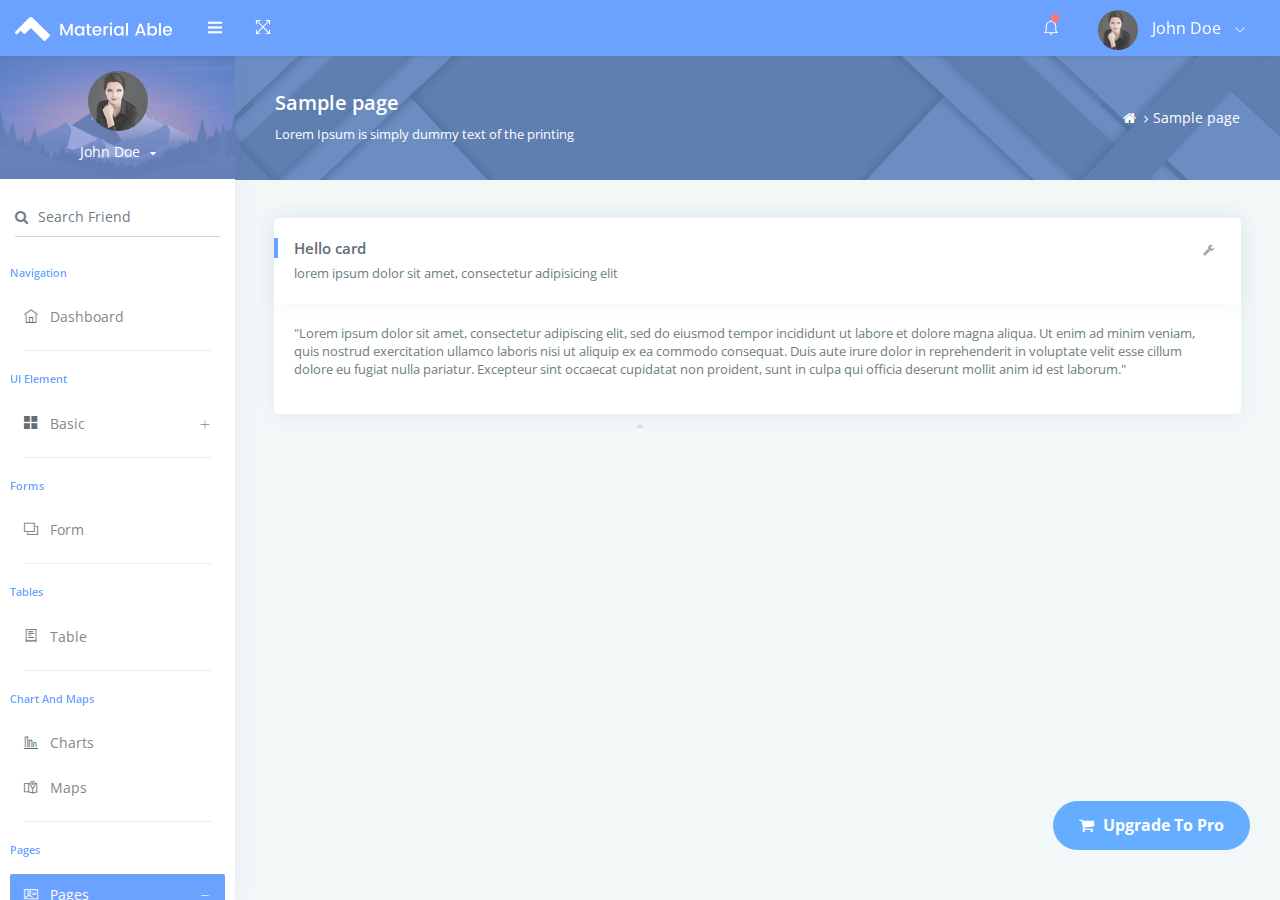
<file: app/sample-page.html>
<!DOCTYPE html>
<html lang="en">

<head>
    <title>Material Able bootstrap admin template by Codedthemes</title>
    <!-- HTML5 Shim and Respond.js IE10 support of HTML5 elements and media queries -->
    <!-- WARNING: Respond.js doesn't work if you view the page via file:// -->
    <!--[if lt IE 10]>
		<script src="https://oss.maxcdn.com/libs/html5shiv/3.7.0/html5shiv.js"></script>
		<script src="https://oss.maxcdn.com/libs/respond.js/1.4.2/respond.min.js"></script>
		<![endif]-->
    <!-- Meta -->
    <meta charset="utf-8">
    <meta name="viewport" content="width=device-width, initial-scale=1.0, user-scalable=0, minimal-ui">
    <meta http-equiv="X-UA-Compatible" content="IE=edge" />

    <meta name="keywords" content="flat ui, admin Admin , Responsive, Landing, Bootstrap, App, Template, Mobile, iOS, Android, apple, creative app">
    <meta name="author" content="Codedthemes" />
    <!-- Favicon icon -->
    <link rel="icon" href="assets/images/favicon.ico" type="image/x-icon">
    <!-- Google font-->
    <link href="https://fonts.googleapis.com/css?family=Open+Sans:300,400,600,700,800" rel="stylesheet">
    <!-- Required Fremwork -->
    <link rel="stylesheet" type="text/css" href="assets/css/bootstrap/css/bootstrap.min.css">
    <!-- waves.css -->
    <link rel="stylesheet" href="assets/pages/waves/css/waves.min.css" type="text/css" media="all">
    <!-- themify-icons line icon -->
    <link rel="stylesheet" type="text/css" href="assets/icon/themify-icons/themify-icons.css">
    <!-- feather icon -->
    <link rel="stylesheet" type="text/css" href="assets/icon/feather/css/feather.css">
    <!-- Font Awesome -->
    <link rel="stylesheet" type="text/css" href="assets/icon/font-awesome/css/font-awesome.min.css">
    <!-- Style.css -->
    <link rel="stylesheet" type="text/css" href="assets/css/style.css">
    <link rel="stylesheet" type="text/css" href="assets/css/jquery.mCustomScrollbar.css">
</head>

<body>
    <!-- Pre-loader start -->
    <div class="theme-loader">
        <div class="loader-track">
            <div class="preloader-wrapper">
                <div class="spinner-layer spinner-blue">
                    <div class="circle-clipper left">
                        <div class="circle"></div>
                    </div>
                    <div class="gap-patch">
                        <div class="circle"></div>
                    </div>
                    <div class="circle-clipper right">
                        <div class="circle"></div>
                    </div>
                </div>
                <div class="spinner-layer spinner-red">
                    <div class="circle-clipper left">
                        <div class="circle"></div>
                    </div>
                    <div class="gap-patch">
                        <div class="circle"></div>
                    </div>
                    <div class="circle-clipper right">
                        <div class="circle"></div>
                    </div>
                </div>
                <div class="spinner-layer spinner-yellow">
                    <div class="circle-clipper left">
                        <div class="circle"></div>
                    </div>
                    <div class="gap-patch">
                        <div class="circle"></div>
                    </div>
                    <div class="circle-clipper right">
                        <div class="circle"></div>
                    </div>
                </div>
                <div class="spinner-layer spinner-green">
                    <div class="circle-clipper left">
                        <div class="circle"></div>
                    </div>
                    <div class="gap-patch">
                        <div class="circle"></div>
                    </div>
                    <div class="circle-clipper right">
                        <div class="circle"></div>
                    </div>
                </div>
            </div>
        </div>
    </div>
    <!-- Pre-loader end -->
    <div id="pcoded" class="pcoded">
        <div class="pcoded-overlay-box"></div>
        <div class="pcoded-container navbar-wrapper">
            <nav class="navbar header-navbar pcoded-header">
                <div class="navbar-wrapper">
                    <div class="navbar-logo">
                        <a class="mobile-menu waves-effect waves-light" id="mobile-collapse" href="#!">
                            <i class="ti-menu"></i>
                        </a>
                        <div class="mobile-search waves-effect waves-light">
                            <div class="header-search">
                                <div class="main-search morphsearch-search">
                                    <div class="input-group">
                                        <span class="input-group-prepend search-close"><i class="ti-close input-group-text"></i></span>
                                        <input type="text" class="form-control" placeholder="Enter Keyword">
                                        <span class="input-group-append search-btn"><i class="ti-search input-group-text"></i></span>
                                    </div>
                                </div>
                            </div>
                        </div>
                        <a href="index.html">
                            <img class="img-fluid" src="assets/images/logo.png" alt="Theme-Logo" />
                        </a>
                        <a class="mobile-options waves-effect waves-light">
                            <i class="ti-more"></i>
                        </a>
                    </div>
                    <div class="navbar-container container-fluid">
                        <ul class="nav-left">
                            <li>
                                <div class="sidebar_toggle"><a href="javascript:void(0)"><i class="ti-menu"></i></a></div>
                            </li>
                            <li>
                                <a href="#!" onclick="javascript:toggleFullScreen()" class="waves-effect waves-light">
                                    <i class="ti-fullscreen"></i>
                                </a>
                            </li>
                        </ul>
                        <ul class="nav-right">
                            <li class="header-notification">
                                <a href="#!" class="waves-effect waves-light">
                                    <i class="ti-bell"></i>
                                    <span class="badge bg-c-red"></span>
                                </a>
                                <ul class="show-notification">
                                    <li>
                                        <h6>Notifications</h6>
                                        <label class="label label-danger">New</label>
                                    </li>
                                    <li class="waves-effect waves-light">
                                        <div class="media">
                                            <img class="d-flex align-self-center img-radius" src="assets/images/avatar-2.jpg" alt="Generic placeholder image">
                                            <div class="media-body">
                                                <h5 class="notification-user">John Doe</h5>
                                                <p class="notification-msg">Lorem ipsum dolor sit amet, consectetuer elit.</p>
                                                <span class="notification-time">30 minutes ago</span>
                                            </div>
                                        </div>
                                    </li>
                                    <li class="waves-effect waves-light">
                                        <div class="media">
                                            <img class="d-flex align-self-center img-radius" src="assets/images/avatar-4.jpg" alt="Generic placeholder image">
                                            <div class="media-body">
                                                <h5 class="notification-user">Joseph William</h5>
                                                <p class="notification-msg">Lorem ipsum dolor sit amet, consectetuer elit.</p>
                                                <span class="notification-time">30 minutes ago</span>
                                            </div>
                                        </div>
                                    </li>
                                    <li class="waves-effect waves-light">
                                        <div class="media">
                                            <img class="d-flex align-self-center img-radius" src="assets/images/avatar-3.jpg" alt="Generic placeholder image">
                                            <div class="media-body">
                                                <h5 class="notification-user">Sara Soudein</h5>
                                                <p class="notification-msg">Lorem ipsum dolor sit amet, consectetuer elit.</p>
                                                <span class="notification-time">30 minutes ago</span>
                                            </div>
                                        </div>
                                    </li>
                                </ul>
                            </li>
                            <li class="user-profile header-notification">
                                <a href="#!" class="waves-effect waves-light">
                                    <img src="assets/images/avatar-4.jpg" class="img-radius" alt="User-Profile-Image">
                                    <span>John Doe</span>
                                    <i class="ti-angle-down"></i>
                                </a>
                                <ul class="show-notification profile-notification">
                                    <li class="waves-effect waves-light">
                                        <a href="#!">
                                            <i class="ti-settings"></i> Settings
                                        </a>
                                    </li>
                                    <li class="waves-effect waves-light">
                                        <a href="user-profile.html">
                                            <i class="ti-user"></i> Profile
                                        </a>
                                    </li>
                                    <li class="waves-effect waves-light">
                                        <a href="email-inbox.html">
                                            <i class="ti-email"></i> My Messages
                                        </a>
                                    </li>
                                    <li class="waves-effect waves-light">
                                        <a href="auth-lock-screen.html">
                                            <i class="ti-lock"></i> Lock Screen
                                        </a>
                                    </li>
                                    <li class="waves-effect waves-light">
                                        <a href="auth-normal-sign-in.html">
                                            <i class="ti-layout-sidebar-left"></i> Logout
                                        </a>
                                    </li>
                                </ul>
                            </li>
                        </ul>
                    </div>
                </div>
            </nav>

            <div class="pcoded-main-container">
                <div class="pcoded-wrapper">
                    <nav class="pcoded-navbar">
                        <div class="sidebar_toggle"><a href="#"><i class="icon-close icons"></i></a></div>
                        <div class="pcoded-inner-navbar main-menu">
                            <div class="">
                                <div class="main-menu-header">
                                    <img class="img-80 img-radius" src="assets/images/avatar-4.jpg" alt="User-Profile-Image">
                                    <div class="user-details">
                                        <span id="more-details">John Doe<i class="fa fa-caret-down"></i></span>
                                    </div>
                                </div>
                                <div class="main-menu-content">
                                    <ul>
                                        <li class="more-details">
                                            <a href="user-profile.html"><i class="ti-user"></i>View Profile</a>
                                            <a href="#!"><i class="ti-settings"></i>Settings</a>
                                            <a href="auth-normal-sign-in.html"><i class="ti-layout-sidebar-left"></i>Logout</a>
                                        </li>
                                    </ul>
                                </div>
                            </div>
                            <div class="p-15 p-b-0">
                                <form class="form-material">
                                    <div class="form-group form-primary">
                                        <input type="text" name="footer-email" class="form-control">
                                        <span class="form-bar"></span>
                                        <label class="float-label"><i class="fa fa-search m-r-10"></i>Search Friend</label>
                                    </div>
                                </form>
                            </div>
                            <div class="pcoded-navigation-label">Navigation</div>
                            <ul class="pcoded-item pcoded-left-item">
                                <li class="">
                                    <a href="index.html" class="waves-effect waves-dark">
                                        <span class="pcoded-micon"><i class="ti-home"></i><b>D</b></span>
                                        <span class="pcoded-mtext">Dashboard</span>
                                        <span class="pcoded-mcaret"></span>
                                    </a>
                                </li>
                            </ul>
                            <div class="pcoded-navigation-label">UI Element</div>
                            <ul class="pcoded-item pcoded-left-item">
                                <li class="pcoded-hasmenu">
                                    <a href="javascript:void(0)" class="waves-effect waves-dark">
                                        <span class="pcoded-micon"><i class="ti-layout-grid2-alt"></i><b>BC</b></span>
                                        <span class="pcoded-mtext">Basic</span>
                                        <span class="pcoded-mcaret"></span>
                                    </a>
                                    <ul class="pcoded-submenu">
                                        <li class=" ">
                                            <a href="breadcrumb.html" class="waves-effect waves-dark">
                                                <span class="pcoded-micon"><i class="ti-angle-right"></i></span>
                                                <span class="pcoded-mtext">Breadcrumbs</span>
                                                <span class="pcoded-mcaret"></span>
                                            </a>
                                        </li>
                                        <li class=" ">
                                            <a href="button.html" class="waves-effect waves-dark">
                                                <span class="pcoded-micon"><i class="ti-angle-right"></i></span>
                                                <span class="pcoded-mtext">Button</span>
                                                <span class="pcoded-mcaret"></span>
                                            </a>
                                        </li>
                                        <li class="">
                                            <a href="accordion.html" class="waves-effect waves-dark">
                                                <span class="pcoded-micon"><i class="ti-angle-right"></i></span>
                                                <span class="pcoded-mtext">Accordion</span>
                                                <span class="pcoded-mcaret"></span>
                                            </a>
                                        </li>
                                        <li class=" ">
                                            <a href="tabs.html" class="waves-effect waves-dark">
                                                <span class="pcoded-micon"><i class="ti-angle-right"></i></span>
                                                <span class="pcoded-mtext">Tabs</span>
                                                <span class="pcoded-mcaret"></span>
                                            </a>
                                        </li>
                                        <li class=" ">
                                            <a href="color.html" class="waves-effect waves-dark">
                                                <span class="pcoded-micon"><i class="ti-angle-right"></i></span>
                                                <span class="pcoded-mtext">Color</span>
                                                <span class="pcoded-mcaret"></span>
                                            </a>
                                        </li>
                                        <li class=" ">
                                            <a href="label-badge.html" class="waves-effect waves-dark">
                                                <span class="pcoded-micon"><i class="ti-angle-right"></i></span>
                                                <span class="pcoded-mtext">Label Badge</span>
                                                <span class="pcoded-mcaret"></span>
                                            </a>
                                        </li>
                                        <li class=" ">
                                            <a href="tooltip.html" class="waves-effect waves-dark">
                                                <span class="pcoded-micon"><i class="ti-angle-right"></i></span>
                                                <span class="pcoded-mtext">Tooltip And Popover</span>
                                                <span class="pcoded-mcaret"></span>
                                            </a>
                                        </li>
                                        <li class=" ">
                                            <a href="typography.html" class="waves-effect waves-dark">
                                                <span class="pcoded-micon"><i class="ti-angle-right"></i></span>
                                                <span class="pcoded-mtext">Typography</span>
                                                <span class="pcoded-mcaret"></span>
                                            </a>
                                        </li>
                                        <li class=" ">
                                            <a href="notification.html" class="waves-effect waves-dark">
                                                <span class="pcoded-micon"><i class="ti-angle-right"></i></span>
                                                <span class="pcoded-mtext">Notifications</span>
                                                <span class="pcoded-mcaret"></span>
                                            </a>
                                        </li>
                                    </ul>
                                </li>
                            </ul>
                            <div class="pcoded-navigation-label">Forms</div>
                            <ul class="pcoded-item pcoded-left-item">
                                <li class="">
                                    <a href="form-elements-component.html" class="waves-effect waves-dark">
                                        <span class="pcoded-micon"><i class="ti-layers"></i><b>FC</b></span>
                                        <span class="pcoded-mtext">Form</span>
                                        <span class="pcoded-mcaret"></span>
                                    </a>
                                </li>
                            </ul>
                            <div class="pcoded-navigation-label">Tables</div>
                            <ul class="pcoded-item pcoded-left-item">
                                <li class="">
                                    <a href="bs-basic-table.html" class="waves-effect waves-dark">
                                        <span class="pcoded-micon"><i class="ti-receipt"></i><b>B</b></span>
                                        <span class="pcoded-mtext">Table</span>
                                        <span class="pcoded-mcaret"></span>
                                    </a>
                                </li>
                            </ul>
                            <div class="pcoded-navigation-label">Chart And Maps</div>
                            <ul class="pcoded-item pcoded-left-item">
                                <li class="">
                                    <a href="chart-morris.html" class="waves-effect waves-dark">
                                        <span class="pcoded-micon"><i class="ti-bar-chart-alt"></i><b>C</b></span>
                                        <span class="pcoded-mtext">Charts</span>
                                        <span class="pcoded-mcaret"></span>
                                    </a>
                                </li>
                                <li class="">
                                    <a href="map-google.html" class="waves-effect waves-dark">
                                        <span class="pcoded-micon"><i class="ti-map-alt"></i><b>M</b></span>
                                        <span class="pcoded-mtext">Maps</span>
                                        <span class="pcoded-mcaret"></span>
                                    </a>
                                </li>
                            </ul>
                            <div class="pcoded-navigation-label">Pages</div>
                            <ul class="pcoded-item pcoded-left-item">
                                <li class="pcoded-hasmenu active pcoded-trigger">
                                    <a href="javascript:void(0)" class="waves-effect waves-dark">
                                        <span class="pcoded-micon"><i class="ti-id-badge"></i><b>A</b></span>
                                        <span class="pcoded-mtext">Pages</span>
                                        <span class="pcoded-mcaret"></span>
                                    </a>
                                    <ul class="pcoded-submenu">
                                        <li class="">
                                            <a href="auth-normal-sign-in.html" class="waves-effect waves-dark">
                                                <span class="pcoded-micon"><i class="ti-angle-right"></i></span>
                                                <span class="pcoded-mtext">Login</span>
                                                <span class="pcoded-mcaret"></span>
                                            </a>
                                        </li>
                                        <li class="">
                                            <a href="auth-sign-up.html" class="waves-effect waves-dark">
                                                <span class="pcoded-micon"><i class="ti-angle-right"></i></span>
                                                <span class="pcoded-mtext">Registration</span>
                                                <span class="pcoded-mcaret"></span>
                                            </a>
                                        </li>
                                        <li class="active">
                                            <a href="sample-page.html" class="waves-effect waves-dark">
                                                <span class="pcoded-micon"><i class="ti-layout-sidebar-left"></i><b>S</b></span>
                                                <span class="pcoded-mtext">Sample Page</span>
                                                <span class="pcoded-mcaret"></span>
                                            </a>
                                        </li>
                                    </ul>
                                </li>
                            </ul>
                        </div>
                    </nav>
                    <div class="pcoded-content">
                        <!-- Page-header start -->
                        <div class="page-header">
                            <div class="page-block">
                                <div class="row align-items-center">
                                    <div class="col-md-8">
                                        <div class="page-header-title">
                                            <h5 class="m-b-10">Sample page</h5>
                                            <p class="m-b-0">Lorem Ipsum is simply dummy text of the printing</p>
                                        </div>
                                    </div>
                                    <div class="col-md-4">
                                        <ul class="breadcrumb">
                                            <li class="breadcrumb-item">
                                                <a href="index.html"> <i class="fa fa-home"></i> </a>
                                            </li>
                                            <li class="breadcrumb-item"><a href="#!">Sample page</a>
                                            </li>
                                        </ul>
                                    </div>
                                </div>
                            </div>
                        </div>
                        <!-- Page-header end -->
                        <div class="pcoded-inner-content">
                            <div class="main-body">
                                <div class="page-wrapper">
                                    <div class="page-body">
                                        <div class="row">
                                            <div class="col-sm-12">
                                                <div class="card">
                                                    <div class="card-header">
                                                        <h5>Hello card</h5>
                                                        <span>lorem ipsum dolor sit amet, consectetur adipisicing elit</span>
                                                        <div class="card-header-right">
                                                            <ul class="list-unstyled card-option">
                                                                <li>
                                                                    <i class="fa fa fa-wrench open-card-option"></i>
                                                                </li>
                                                                <li>
                                                                    <i class="fa fa-window-maximize full-card"></i>
                                                                </li>
                                                                <li>
                                                                    <i class="fa fa-minus minimize-card"></i>
                                                                </li>
                                                                <li>
                                                                    <i class="fa fa-refresh reload-card"></i>
                                                                </li>
                                                                <li>
                                                                    <i class="fa fa-trash close-card"></i>
                                                                </li>
                                                            </ul>
                                                        </div>
                                                    </div>
                                                    <div class="card-block">
                                                        <p>
                                                            "Lorem ipsum dolor sit amet, consectetur adipiscing elit, sed do eiusmod tempor incididunt ut labore et dolore magna aliqua. Ut enim ad minim veniam, quis nostrud exercitation ullamco
                                                            laboris nisi ut aliquip ex ea commodo consequat. Duis aute irure dolor
                                                            in reprehenderit in voluptate velit esse cillum dolore eu fugiat nulla pariatur. Excepteur sint occaecat cupidatat non proident, sunt in culpa qui officia deserunt mollit anim id est
                                                            laborum."
                                                        </p>
                                                    </div>
                                                </div>
                                            </div>

                                        </div>
                                    </div>
                                </div>
                            </div>
                        </div>
                    </div>
                    <div id="styleSelector"></div>
                </div>
            </div>
        </div>
    </div>
    <!-- Warning Section Starts -->
    <!-- Older IE warning message -->
    <!--[if lt IE 10]>
        <div class="ie-warning">
            <h1>Warning!!</h1>
            <p>You are using an outdated version of Internet Explorer, please upgrade <br/>to any of the following web browsers to access this website.</p>
            <div class="iew-container">
                <ul class="iew-download">
                    <li>
                        <a href="http://www.google.com/chrome/">
                            <img src="assets/images/browser/chrome.png" alt="Chrome">
                            <div>Chrome</div>
                        </a>
                    </li>
                    <li>
                        <a href="https://www.mozilla.org/en-US/firefox/new/">
                            <img src="assets/images/browser/firefox.png" alt="Firefox">
                            <div>Firefox</div>
                        </a>
                    </li>
                    <li>
                        <a href="http://www.opera.com">
                            <img src="assets/images/browser/opera.png" alt="Opera">
                            <div>Opera</div>
                        </a>
                    </li>
                    <li>
                        <a href="https://www.apple.com/safari/">
                            <img src="assets/images/browser/safari.png" alt="Safari">
                            <div>Safari</div>
                        </a>
                    </li>
                    <li>
                        <a href="http://windows.microsoft.com/en-us/internet-explorer/download-ie">
                            <img src="assets/images/browser/ie.png" alt="">
                            <div>IE (9 & above)</div>
                        </a>
                    </li>
                </ul>
            </div>
            <p>Sorry for the inconvenience!</p>
        </div>
    <![endif]-->
    <!-- Warning Section Ends -->
    <!-- Required Jquery -->
    <script type="text/javascript" src="assets/js/jquery/jquery.min.js "></script>
    <script type="text/javascript" src="assets/js/jquery-ui/jquery-ui.min.js "></script>
    <script type="text/javascript" src="assets/js/popper.js/popper.min.js"></script>
    <script type="text/javascript" src="assets/js/bootstrap/js/bootstrap.min.js "></script>
    <!-- waves js -->
    <script src="assets/pages/waves/js/waves.min.js"></script>
    <!-- jquery slimscroll js -->
    <script type="text/javascript" src="assets/js/jquery-slimscroll/jquery.slimscroll.js"></script>
    <script src="assets/js/pcoded.min.js"></script>
    <script src="assets/js/vertical/vertical-layout.min.js"></script>
    <script src="assets/js/jquery.mCustomScrollbar.concat.min.js"></script>
    <!-- Custom js -->
    <script type="text/javascript" src="assets/js/script.min.js"></script>
</body>

</html>
</file>
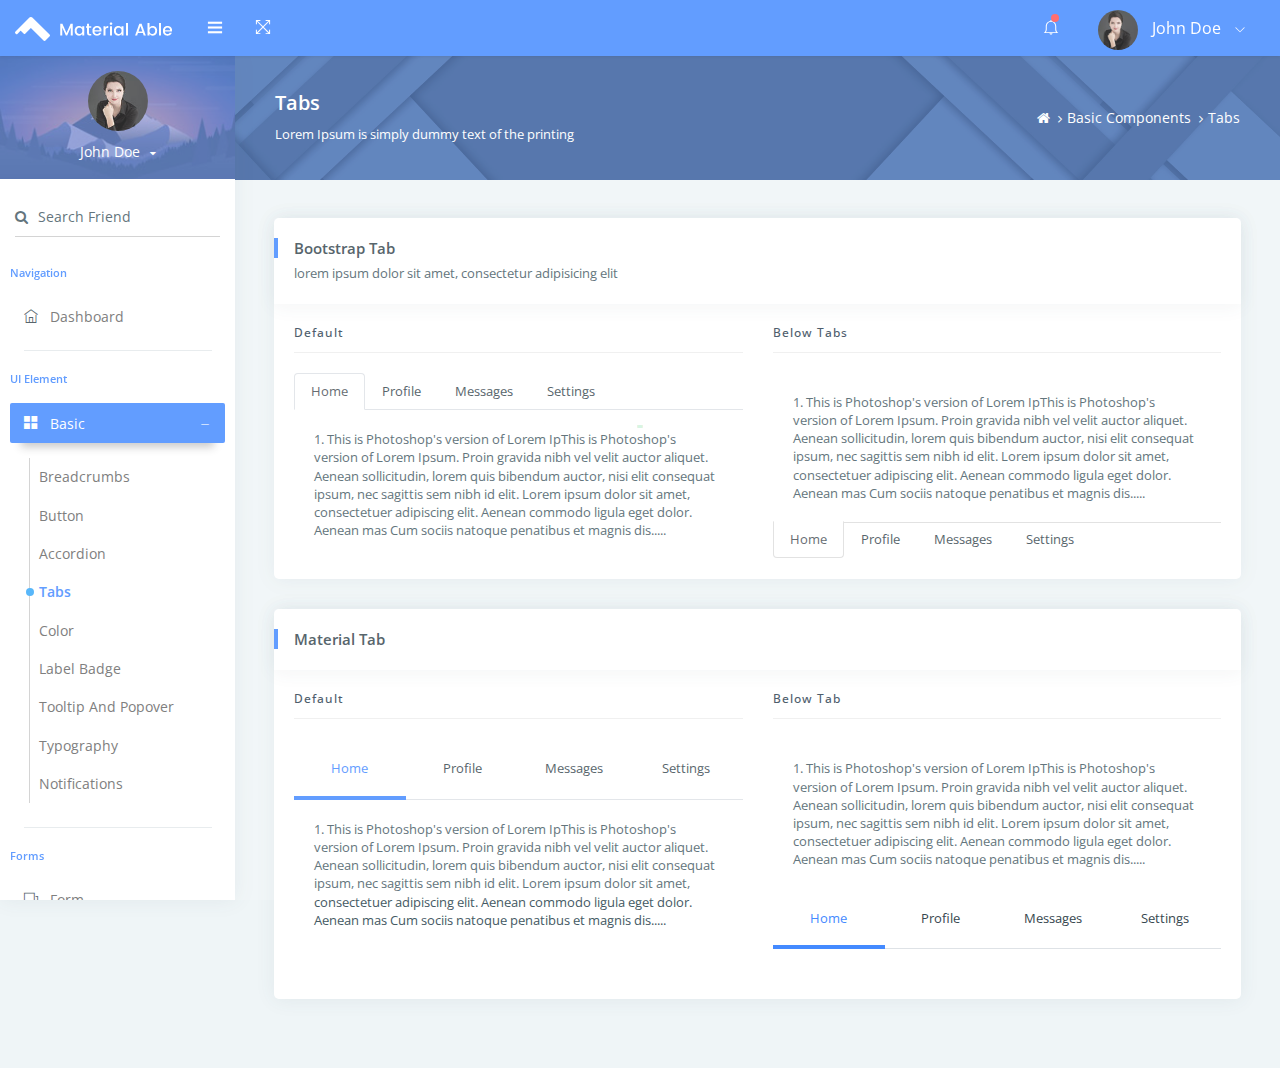
<file: app/tabs.html>
<!DOCTYPE html>
<html lang="en">

<head>
    <title>Material Able bootstrap admin template by Codedthemes</title>
    <!-- HTML5 Shim and Respond.js IE10 support of HTML5 elements and media queries -->
    <!-- WARNING: Respond.js doesn't work if you view the page via file:// -->
    <!--[if lt IE 10]>
    <script src="https://oss.maxcdn.com/libs/html5shiv/3.7.0/html5shiv.js"></script>
    <script src="https://oss.maxcdn.com/libs/respond.js/1.4.2/respond.min.js"></script>
    <![endif]-->
    <!-- Meta -->
    <meta charset="utf-8">
    <meta name="viewport" content="width=device-width, initial-scale=1.0, user-scalable=0, minimal-ui">
    <meta http-equiv="X-UA-Compatible" content="IE=edge" />

    <meta name="keywords" content="bootstrap, bootstrap admin template, admin theme, admin dashboard, dashboard template, admin template, responsive" />
    <meta name="author" content="Codedthemes" />
    <!-- Favicon icon -->
    <link rel="icon" href="assets/images/favicon.ico" type="image/x-icon">
    <!-- Google font-->
    <link href="https://fonts.googleapis.com/css?family=Open+Sans:400,600,700" rel="stylesheet">
    <!-- Required Fremwork -->
    <link rel="stylesheet" type="text/css" href="assets/css/bootstrap/css/bootstrap.min.css">
    <!-- waves.css -->
    <link rel="stylesheet" href="assets/pages/waves/css/waves.min.css" type="text/css" media="all">
    <!-- themify-icons line icon -->
    <link rel="stylesheet" type="text/css" href="assets/icon/themify-icons/themify-icons.css">
    <!-- ico font -->
    <link rel="stylesheet" type="text/css" href="assets/icon/icofont/css/icofont.css">
    <!-- Font Awesome -->
    <link rel="stylesheet" type="text/css" href="assets/icon/font-awesome/css/font-awesome.min.css">
    <!-- Style.css -->
    <link rel="stylesheet" type="text/css" href="assets/css/style.css">
    <link rel="stylesheet" type="text/css" href="assets/css/jquery.mCustomScrollbar.css">
</head>

<!--<body class="fix-menu dark-layout">-->

<body>
    <!-- Pre-loader start -->
    <div class="theme-loader">
        <div class="loader-track">
            <div class="preloader-wrapper">
                <div class="spinner-layer spinner-blue">
                    <div class="circle-clipper left">
                        <div class="circle"></div>
                    </div>
                    <div class="gap-patch">
                        <div class="circle"></div>
                    </div>
                    <div class="circle-clipper right">
                        <div class="circle"></div>
                    </div>
                </div>
                <div class="spinner-layer spinner-red">
                    <div class="circle-clipper left">
                        <div class="circle"></div>
                    </div>
                    <div class="gap-patch">
                        <div class="circle"></div>
                    </div>
                    <div class="circle-clipper right">
                        <div class="circle"></div>
                    </div>
                </div>

                <div class="spinner-layer spinner-yellow">
                    <div class="circle-clipper left">
                        <div class="circle"></div>
                    </div>
                    <div class="gap-patch">
                        <div class="circle"></div>
                    </div>
                    <div class="circle-clipper right">
                        <div class="circle"></div>
                    </div>
                </div>

                <div class="spinner-layer spinner-green">
                    <div class="circle-clipper left">
                        <div class="circle"></div>
                    </div>
                    <div class="gap-patch">
                        <div class="circle"></div>
                    </div>
                    <div class="circle-clipper right">
                        <div class="circle"></div>
                    </div>
                </div>
            </div>
        </div>
    </div>
    <!-- Pre-loader end -->
    <div id="pcoded" class="pcoded">
        <div class="pcoded-overlay-box"></div>
        <div class="pcoded-container navbar-wrapper">
            <nav class="navbar header-navbar pcoded-header">
                <div class="navbar-wrapper">
                    <div class="navbar-logo">
                        <a class="mobile-menu waves-effect waves-light" id="mobile-collapse" href="#!">
                            <i class="ti-menu"></i>
                        </a>
                        <div class="mobile-search waves-effect waves-light">
                            <div class="header-search">
                                <div class="main-search morphsearch-search">
                                    <div class="input-group">
                                        <span class="input-group-prepend search-close"><i class="ti-close input-group-text"></i></span>
                                        <input type="text" class="form-control" placeholder="Enter Keyword">
                                        <span class="input-group-append search-btn"><i class="ti-search input-group-text"></i></span>
                                    </div>
                                </div>
                            </div>
                        </div>
                        <a href="index.html">
                            <img class="img-fluid" src="assets/images/logo.png" alt="Theme-Logo" />
                        </a>
                        <a class="mobile-options waves-effect waves-light">
                            <i class="ti-more"></i>
                        </a>
                    </div>
                    <div class="navbar-container container-fluid">
                        <ul class="nav-left">
                            <li>
                                <div class="sidebar_toggle"><a href="javascript:void(0)"><i class="ti-menu"></i></a></div>
                            </li>
                            <li>
                                <a href="#!" onclick="javascript:toggleFullScreen()" class="waves-effect waves-light">
                                    <i class="ti-fullscreen"></i>
                                </a>
                            </li>
                        </ul>
                        <ul class="nav-right">
                            <li class="header-notification">
                                <a href="#!" class="waves-effect waves-light">
                                    <i class="ti-bell"></i>
                                    <span class="badge bg-c-red"></span>
                                </a>
                                <ul class="show-notification">
                                    <li>
                                        <h6>Notifications</h6>
                                        <label class="label label-danger">New</label>
                                    </li>
                                    <li class="waves-effect waves-light">
                                        <div class="media">
                                            <img class="d-flex align-self-center img-radius" src="assets/images/avatar-2.jpg" alt="Generic placeholder image">
                                            <div class="media-body">
                                                <h5 class="notification-user">John Doe</h5>
                                                <p class="notification-msg">Lorem ipsum dolor sit amet, consectetuer elit.</p>
                                                <span class="notification-time">30 minutes ago</span>
                                            </div>
                                        </div>
                                    </li>
                                    <li class="waves-effect waves-light">
                                        <div class="media">
                                            <img class="d-flex align-self-center img-radius" src="assets/images/avatar-4.jpg" alt="Generic placeholder image">
                                            <div class="media-body">
                                                <h5 class="notification-user">Joseph William</h5>
                                                <p class="notification-msg">Lorem ipsum dolor sit amet, consectetuer elit.</p>
                                                <span class="notification-time">30 minutes ago</span>
                                            </div>
                                        </div>
                                    </li>
                                    <li class="waves-effect waves-light">
                                        <div class="media">
                                            <img class="d-flex align-self-center img-radius" src="assets/images/avatar-3.jpg" alt="Generic placeholder image">
                                            <div class="media-body">
                                                <h5 class="notification-user">Sara Soudein</h5>
                                                <p class="notification-msg">Lorem ipsum dolor sit amet, consectetuer elit.</p>
                                                <span class="notification-time">30 minutes ago</span>
                                            </div>
                                        </div>
                                    </li>
                                </ul>
                            </li>
                            <li class="user-profile header-notification">
                                <a href="#!" class="waves-effect waves-light">
                                    <img src="assets/images/avatar-4.jpg" class="img-radius" alt="User-Profile-Image">
                                    <span>John Doe</span>
                                    <i class="ti-angle-down"></i>
                                </a>
                                <ul class="show-notification profile-notification">
                                    <li class="waves-effect waves-light">
                                        <a href="#!">
                                            <i class="ti-settings"></i> Settings
                                        </a>
                                    </li>
                                    <li class="waves-effect waves-light">
                                        <a href="user-profile.html">
                                            <i class="ti-user"></i> Profile
                                        </a>
                                    </li>
                                    <li class="waves-effect waves-light">
                                        <a href="email-inbox.html">
                                            <i class="ti-email"></i> My Messages
                                        </a>
                                    </li>
                                    <li class="waves-effect waves-light">
                                        <a href="auth-lock-screen.html">
                                            <i class="ti-lock"></i> Lock Screen
                                        </a>
                                    </li>
                                    <li class="waves-effect waves-light">
                                        <a href="auth-normal-sign-in.html">
                                            <i class="ti-layout-sidebar-left"></i> Logout
                                        </a>
                                    </li>
                                </ul>
                            </li>
                        </ul>
                    </div>
                </div>
            </nav>

            <div class="pcoded-main-container">
                <div class="pcoded-wrapper">
                    <nav class="pcoded-navbar">
                        <div class="sidebar_toggle"><a href="#"><i class="icon-close icons"></i></a></div>
                        <div class="pcoded-inner-navbar main-menu">
                            <div class="">
                                <div class="main-menu-header">
                                    <img class="img-80 img-radius" src="assets/images/avatar-4.jpg" alt="User-Profile-Image">
                                    <div class="user-details">
                                        <span id="more-details">John Doe<i class="fa fa-caret-down"></i></span>
                                    </div>
                                </div>
                                <div class="main-menu-content">
                                    <ul>
                                        <li class="more-details">
                                            <a href="user-profile.html"><i class="ti-user"></i>View Profile</a>
                                            <a href="#!"><i class="ti-settings"></i>Settings</a>
                                            <a href="auth-normal-sign-in.html"><i class="ti-layout-sidebar-left"></i>Logout</a>
                                        </li>
                                    </ul>
                                </div>
                            </div>
                            <div class="p-15 p-b-0">
                                <form class="form-material">
                                    <div class="form-group form-primary">
                                        <input type="text" name="footer-email" class="form-control">
                                        <span class="form-bar"></span>
                                        <label class="float-label"><i class="fa fa-search m-r-10"></i>Search Friend</label>
                                    </div>
                                </form>
                            </div>
                            <div class="pcoded-navigation-label">Navigation</div>
                            <ul class="pcoded-item pcoded-left-item">
                                <li class="">
                                    <a href="index.html" class="waves-effect waves-dark">
                                        <span class="pcoded-micon"><i class="ti-home"></i><b>D</b></span>
                                        <span class="pcoded-mtext">Dashboard</span>
                                        <span class="pcoded-mcaret"></span>
                                    </a>
                                </li>
                            </ul>
                            <div class="pcoded-navigation-label">UI Element</div>
                            <ul class="pcoded-item pcoded-left-item">
                                <li class="pcoded-hasmenu active pcoded-trigger">
                                    <a href="javascript:void(0)" class="waves-effect waves-dark">
                                        <span class="pcoded-micon"><i class="ti-layout-grid2-alt"></i><b>BC</b></span>
                                        <span class="pcoded-mtext">Basic</span>
                                        <span class="pcoded-mcaret"></span>
                                    </a>
                                    <ul class="pcoded-submenu">
                                        <li class=" ">
                                            <a href="breadcrumb.html" class="waves-effect waves-dark">
                                                <span class="pcoded-micon"><i class="ti-angle-right"></i></span>
                                                <span class="pcoded-mtext">Breadcrumbs</span>
                                                <span class="pcoded-mcaret"></span>
                                            </a>
                                        </li>
                                        <li class=" ">
                                            <a href="button.html" class="waves-effect waves-dark">
                                                <span class="pcoded-micon"><i class="ti-angle-right"></i></span>
                                                <span class="pcoded-mtext">Button</span>
                                                <span class="pcoded-mcaret"></span>
                                            </a>
                                        </li>
                                        <li class="">
                                            <a href="accordion.html" class="waves-effect waves-dark">
                                                <span class="pcoded-micon"><i class="ti-angle-right"></i></span>
                                                <span class="pcoded-mtext">Accordion</span>
                                                <span class="pcoded-mcaret"></span>
                                            </a>
                                        </li>
                                        <li class="active ">
                                            <a href="tabs.html" class="waves-effect waves-dark">
                                                <span class="pcoded-micon"><i class="ti-angle-right"></i></span>
                                                <span class="pcoded-mtext">Tabs</span>
                                                <span class="pcoded-mcaret"></span>
                                            </a>
                                        </li>
                                        <li class=" ">
                                            <a href="color.html" class="waves-effect waves-dark">
                                                <span class="pcoded-micon"><i class="ti-angle-right"></i></span>
                                                <span class="pcoded-mtext">Color</span>
                                                <span class="pcoded-mcaret"></span>
                                            </a>
                                        </li>
                                        <li class=" ">
                                            <a href="label-badge.html" class="waves-effect waves-dark">
                                                <span class="pcoded-micon"><i class="ti-angle-right"></i></span>
                                                <span class="pcoded-mtext">Label Badge</span>
                                                <span class="pcoded-mcaret"></span>
                                            </a>
                                        </li>
                                        <li class=" ">
                                            <a href="tooltip.html" class="waves-effect waves-dark">
                                                <span class="pcoded-micon"><i class="ti-angle-right"></i></span>
                                                <span class="pcoded-mtext">Tooltip And Popover</span>
                                                <span class="pcoded-mcaret"></span>
                                            </a>
                                        </li>
                                        <li class=" ">
                                            <a href="typography.html" class="waves-effect waves-dark">
                                                <span class="pcoded-micon"><i class="ti-angle-right"></i></span>
                                                <span class="pcoded-mtext">Typography</span>
                                                <span class="pcoded-mcaret"></span>
                                            </a>
                                        </li>
                                        <li class=" ">
                                            <a href="notification.html" class="waves-effect waves-dark">
                                                <span class="pcoded-micon"><i class="ti-angle-right"></i></span>
                                                <span class="pcoded-mtext">Notifications</span>
                                                <span class="pcoded-mcaret"></span>
                                            </a>
                                        </li>
                                    </ul>
                                </li>
                            </ul>
                            <div class="pcoded-navigation-label">Forms</div>
                            <ul class="pcoded-item pcoded-left-item">
                                <li class="">
                                    <a href="form-elements-component.html" class="waves-effect waves-dark">
                                        <span class="pcoded-micon"><i class="ti-layers"></i><b>FC</b></span>
                                        <span class="pcoded-mtext">Form</span>
                                        <span class="pcoded-mcaret"></span>
                                    </a>
                                </li>
                            </ul>
                            <div class="pcoded-navigation-label">Tables</div>
                            <ul class="pcoded-item pcoded-left-item">
                                <li class="">
                                    <a href="bs-basic-table.html" class="waves-effect waves-dark">
                                        <span class="pcoded-micon"><i class="ti-receipt"></i><b>B</b></span>
                                        <span class="pcoded-mtext">Table</span>
                                        <span class="pcoded-mcaret"></span>
                                    </a>
                                </li>
                            </ul>
                            <div class="pcoded-navigation-label">Chart And Maps</div>
                            <ul class="pcoded-item pcoded-left-item">
                                <li class="">
                                    <a href="chart-morris.html" class="waves-effect waves-dark">
                                        <span class="pcoded-micon"><i class="ti-bar-chart-alt"></i><b>C</b></span>
                                        <span class="pcoded-mtext">Charts</span>
                                        <span class="pcoded-mcaret"></span>
                                    </a>
                                </li>
                                <li class="">
                                    <a href="map-google.html" class="waves-effect waves-dark">
                                        <span class="pcoded-micon"><i class="ti-map-alt"></i><b>M</b></span>
                                        <span class="pcoded-mtext">Maps</span>
                                        <span class="pcoded-mcaret"></span>
                                    </a>
                                </li>
                            </ul>
                            <div class="pcoded-navigation-label">Pages</div>
                            <ul class="pcoded-item pcoded-left-item">
                                <li class="pcoded-hasmenu ">
                                    <a href="javascript:void(0)" class="waves-effect waves-dark">
                                        <span class="pcoded-micon"><i class="ti-id-badge"></i><b>A</b></span>
                                        <span class="pcoded-mtext">Pages</span>
                                        <span class="pcoded-mcaret"></span>
                                    </a>
                                    <ul class="pcoded-submenu">
                                        <li class="">
                                            <a href="auth-normal-sign-in.html" class="waves-effect waves-dark">
                                                <span class="pcoded-micon"><i class="ti-angle-right"></i></span>
                                                <span class="pcoded-mtext">Login</span>
                                                <span class="pcoded-mcaret"></span>
                                            </a>
                                        </li>
                                        <li class="">
                                            <a href="auth-sign-up.html" class="waves-effect waves-dark">
                                                <span class="pcoded-micon"><i class="ti-angle-right"></i></span>
                                                <span class="pcoded-mtext">Registration</span>
                                                <span class="pcoded-mcaret"></span>
                                            </a>
                                        </li>
                                        <li class="">
                                            <a href="sample-page.html" class="waves-effect waves-dark">
                                                <span class="pcoded-micon"><i class="ti-layout-sidebar-left"></i><b>S</b></span>
                                                <span class="pcoded-mtext">Sample Page</span>
                                                <span class="pcoded-mcaret"></span>
                                            </a>
                                        </li>
                                    </ul>
                                </li>
                            </ul>
                        </div>
                    </nav>
                    <div class="pcoded-content">
                        <!-- Page-header start -->
                        <div class="page-header">
                            <div class="page-block">
                                <div class="row align-items-center">
                                    <div class="col-md-8">
                                        <div class="page-header-title">
                                            <h5 class="m-b-10">Tabs</h5>
                                            <p class="m-b-0">Lorem Ipsum is simply dummy text of the printing</p>
                                        </div>
                                    </div>
                                    <div class="col-md-4">
                                        <ul class="breadcrumb">
                                            <li class="breadcrumb-item">
                                                <a href="index.html"> <i class="fa fa-home"></i> </a>
                                            </li>
                                            <li class="breadcrumb-item"><a href="#!">Basic Components</a>
                                            </li>
                                            <li class="breadcrumb-item"><a href="#!">Tabs</a>
                                            </li>
                                        </ul>
                                    </div>
                                </div>
                            </div>
                        </div>
                        <!-- Page-header end -->
                        <div class="pcoded-inner-content">
                            <div class="main-body">
                                <div class="page-wrapper">
                                    <!-- Page body start -->
                                    <div class="page-body">
                                        <div class="row">
                                            <div class="col-sm-12">
                                                <!-- Bootstrap tab card start -->
                                                <div class="card">
                                                    <div class="card-header">
                                                        <h5>Bootstrap Tab</h5>
                                                        <span>lorem ipsum dolor sit amet, consectetur adipisicing elit</span>
                                                    </div>
                                                    <div class="card-block">
                                                        <!-- Row start -->
                                                        <div class="row">
                                                            <div class="col-lg-12 col-xl-6">
                                                                <div class="sub-title">Default</div>
                                                                <!-- Nav tabs -->
                                                                <ul class="nav nav-tabs  tabs" role="tablist">
                                                                    <li class="nav-item">
                                                                        <a class="nav-link active" data-toggle="tab" href="#home1" role="tab">Home</a>
                                                                    </li>
                                                                    <li class="nav-item">
                                                                        <a class="nav-link" data-toggle="tab" href="#profile1" role="tab">Profile</a>
                                                                    </li>
                                                                    <li class="nav-item">
                                                                        <a class="nav-link" data-toggle="tab" href="#messages1" role="tab">Messages</a>
                                                                    </li>
                                                                    <li class="nav-item">
                                                                        <a class="nav-link" data-toggle="tab" href="#settings1" role="tab">Settings</a>
                                                                    </li>
                                                                </ul>
                                                                <!-- Tab panes -->
                                                                <div class="tab-content tabs card-block">
                                                                    <div class="tab-pane active" id="home1" role="tabpanel">
                                                                        <p class="m-0">1. This is Photoshop's version of Lorem IpThis is Photoshop's version of Lorem Ipsum. Proin gravida nibh vel velit auctor aliquet. Aenean sollicitudin, lorem quis
                                                                            bibendum auctor, nisi elit consequat ipsum, nec sagittis sem nibh id elit. Lorem ipsum dolor sit amet, consectetuer adipiscing elit. Aenean commodo ligula eget dolor. Aenean
                                                                            mas Cum sociis natoque penatibus et magnis dis.....</p>
                                                                    </div>
                                                                    <div class="tab-pane" id="profile1" role="tabpanel">
                                                                        <p class="m-0">2.Cras consequat in enim ut efficitur. Nulla posuere elit quis auctor interdum praesent sit amet nulla vel enim amet. Donec convallis tellus neque, et imperdiet
                                                                            felis amet.</p>
                                                                    </div>
                                                                    <div class="tab-pane" id="messages1" role="tabpanel">
                                                                        <p class="m-0">3. This is Photoshop's version of Lorem IpThis is Photoshop's version of Lorem Ipsum. Proin gravida nibh vel velit auctor aliquet. Aenean sollicitudin, lorem quis
                                                                            bibendum auctor, nisi elit consequat ipsum, nec sagittis sem nibh id elit. Lorem ipsum dolor sit amet, consectetuer adipiscing elit. Aenean commodo ligula eget dolor. Aenean
                                                                            mas Cum sociis natoque penatibus et magnis dis.....</p>
                                                                    </div>
                                                                    <div class="tab-pane" id="settings1" role="tabpanel">
                                                                        <p class="m-0">4.Cras consequat in enim ut efficitur. Nulla posuere elit quis auctor interdum praesent sit amet nulla vel enim amet. Donec convallis tellus neque, et imperdiet
                                                                            felis amet.</p>
                                                                    </div>
                                                                </div>
                                                            </div>
                                                            <div class="col-lg-12 col-xl-6">
                                                                <div class="sub-title">Below Tabs</div>
                                                                <!-- Tab panes -->
                                                                <div class="tab-content tabs card-block">
                                                                    <div class="tab-pane active" id="home2" role="tabpanel">
                                                                        <p class="m-0">1. This is Photoshop's version of Lorem IpThis is Photoshop's version of Lorem Ipsum. Proin gravida nibh vel velit auctor aliquet. Aenean sollicitudin, lorem quis
                                                                            bibendum auctor, nisi elit consequat ipsum, nec sagittis sem nibh id elit. Lorem ipsum dolor sit amet, consectetuer adipiscing elit. Aenean commodo ligula eget dolor. Aenean
                                                                            mas Cum sociis natoque penatibus et magnis dis.....</p>
                                                                    </div>
                                                                    <div class="tab-pane" id="profile2" role="tabpanel">
                                                                        <p class="m-0">2.Cras consequat in enim ut efficitur. Nulla posuere elit quis auctor interdum praesent sit amet nulla vel enim amet. Donec convallis tellus neque, et imperdiet
                                                                            felis amet.</p>
                                                                    </div>
                                                                    <div class="tab-pane" id="messages2" role="tabpanel">
                                                                        <p class="m-0">3. This is Photoshop's version of Lorem IpThis is Photoshop's version of Lorem Ipsum. Proin gravida nibh vel velit auctor aliquet. Aenean sollicitudin, lorem quis
                                                                            bibendum auctor, nisi elit consequat ipsum, nec sagittis sem nibh id elit. Lorem ipsum dolor sit amet, consectetuer adipiscing elit. Aenean commodo ligula eget dolor. Aenean
                                                                            mas Cum sociis natoque penatibus et magnis dis.....</p>
                                                                    </div>
                                                                    <div class="tab-pane" id="settings2" role="tabpanel">
                                                                        <p class="m-0">4.Cras consequat in enim ut efficitur. Nulla posuere elit quis auctor interdum praesent sit amet nulla vel enim amet. Donec convallis tellus neque, et imperdiet
                                                                            felis amet.</p>
                                                                    </div>
                                                                </div>
                                                                <!-- Nav tabs -->
                                                                <ul class="nav nav-tabs tab-below tabs" role="tablist">
                                                                    <li class="nav-item">
                                                                        <a class="nav-link active" data-toggle="tab" href="#home2" role="tab">Home</a>
                                                                    </li>
                                                                    <li class="nav-item">
                                                                        <a class="nav-link" data-toggle="tab" href="#profile2" role="tab">Profile</a>
                                                                    </li>
                                                                    <li class="nav-item">
                                                                        <a class="nav-link" data-toggle="tab" href="#messages2" role="tab">Messages</a>
                                                                    </li>
                                                                    <li class="nav-item">
                                                                        <a class="nav-link" data-toggle="tab" href="#settings2" role="tab">Settings</a>
                                                                    </li>
                                                                </ul>
                                                            </div>
                                                        </div>
                                                        <!-- Row end -->
                                                    </div>
                                                </div>
                                                <!-- Bootstrap tab card end -->
                                            </div>
                                        </div>
                                        <div class="row">
                                            <div class="col-sm-12">
                                                <!-- Material tab card start -->
                                                <div class="card">
                                                    <div class="card-header">
                                                        <h5>Material Tab</h5>
                                                    </div>
                                                    <div class="card-block">
                                                        <!-- Row start -->
                                                        <div class="row m-b-30">
                                                            <div class="col-lg-12 col-xl-6">
                                                                <div class="sub-title">Default</div>
                                                                <!-- Nav tabs -->
                                                                <ul class="nav nav-tabs md-tabs" role="tablist">
                                                                    <li class="nav-item">
                                                                        <a class="nav-link active" data-toggle="tab" href="#home3" role="tab">Home</a>
                                                                        <div class="slide"></div>
                                                                    </li>
                                                                    <li class="nav-item">
                                                                        <a class="nav-link" data-toggle="tab" href="#profile3" role="tab">Profile</a>
                                                                        <div class="slide"></div>
                                                                    </li>
                                                                    <li class="nav-item">
                                                                        <a class="nav-link" data-toggle="tab" href="#messages3" role="tab">Messages</a>
                                                                        <div class="slide"></div>
                                                                    </li>
                                                                    <li class="nav-item">
                                                                        <a class="nav-link" data-toggle="tab" href="#settings3" role="tab">Settings</a>
                                                                        <div class="slide"></div>
                                                                    </li>
                                                                </ul>
                                                                <!-- Tab panes -->
                                                                <div class="tab-content card-block">
                                                                    <div class="tab-pane active" id="home3" role="tabpanel">
                                                                        <p class="m-0">1. This is Photoshop's version of Lorem IpThis is Photoshop's version of Lorem Ipsum. Proin gravida nibh vel velit auctor aliquet. Aenean sollicitudin, lorem quis
                                                                            bibendum auctor, nisi elit consequat ipsum, nec sagittis sem nibh id elit. Lorem ipsum dolor sit amet, consectetuer adipiscing elit. Aenean commodo ligula eget dolor. Aenean
                                                                            mas Cum sociis natoque penatibus et magnis dis.....</p>
                                                                    </div>
                                                                    <div class="tab-pane" id="profile3" role="tabpanel">
                                                                        <p class="m-0">2.Cras consequat in enim ut efficitur. Nulla posuere elit quis auctor interdum praesent sit amet nulla vel enim amet. Donec convallis tellus neque, et imperdiet
                                                                            felis amet.</p>
                                                                    </div>
                                                                    <div class="tab-pane" id="messages3" role="tabpanel">
                                                                        <p class="m-0">3. This is Photoshop's version of Lorem IpThis is Photoshop's version of Lorem Ipsum. Proin gravida nibh vel velit auctor aliquet. Aenean sollicitudin, lorem quis
                                                                            bibendum auctor, nisi elit consequat ipsum, nec sagittis sem nibh id elit. Lorem ipsum dolor sit amet, consectetuer adipiscing elit. Aenean commodo ligula eget dolor. Aenean
                                                                            mas Cum sociis natoque penatibus et magnis dis.....</p>
                                                                    </div>
                                                                    <div class="tab-pane" id="settings3" role="tabpanel">
                                                                        <p class="m-0">4.Cras consequat in enim ut efficitur. Nulla posuere elit quis auctor interdum praesent sit amet nulla vel enim amet. Donec convallis tellus neque, et imperdiet
                                                                            felis amet.</p>
                                                                    </div>
                                                                </div>
                                                            </div>
                                                            <div class="col-lg-12 col-xl-6">
                                                                <div class="sub-title">Below Tab</div>
                                                                <!-- Tab panes -->
                                                                <div class="tab-content card-block">
                                                                    <div class="tab-pane active" id="home4" role="tabpanel">
                                                                        <p class="m-0">1. This is Photoshop's version of Lorem IpThis is Photoshop's version of Lorem Ipsum. Proin gravida nibh vel velit auctor aliquet. Aenean sollicitudin, lorem quis
                                                                            bibendum auctor, nisi elit consequat ipsum, nec sagittis sem nibh id elit. Lorem ipsum dolor sit amet, consectetuer adipiscing elit. Aenean commodo ligula eget dolor. Aenean
                                                                            mas Cum sociis natoque penatibus et magnis dis.....</p>
                                                                    </div>
                                                                    <div class="tab-pane" id="profile4" role="tabpanel">
                                                                        <p class="m-0">2.Cras consequat in enim ut efficitur. Nulla posuere elit quis auctor interdum praesent sit amet nulla vel enim amet. Donec convallis tellus neque, et imperdiet
                                                                            felis amet.</p>
                                                                    </div>
                                                                    <div class="tab-pane" id="messages4" role="tabpanel">
                                                                        <p class="m-0">3. This is Photoshop's version of Lorem IpThis is Photoshop's version of Lorem Ipsum. Proin gravida nibh vel velit auctor aliquet. Aenean sollicitudin, lorem quis
                                                                            bibendum auctor, nisi elit consequat ipsum, nec sagittis sem nibh id elit. Lorem ipsum dolor sit amet, consectetuer adipiscing elit. Aenean commodo ligula eget dolor. Aenean
                                                                            mas Cum sociis natoque penatibus et magnis dis.....</p>
                                                                    </div>
                                                                    <div class="tab-pane" id="settings4" role="tabpanel">
                                                                        <p class="m-0">4.Cras consequat in enim ut efficitur. Nulla posuere elit quis auctor interdum praesent sit amet nulla vel enim amet. Donec convallis tellus neque, et imperdiet
                                                                            felis amet.</p>
                                                                    </div>
                                                                </div>
                                                                <!-- Nav tabs -->
                                                                <ul class="nav nav-tabs md-tabs" role="tablist">
                                                                    <li class="nav-item">
                                                                        <a class="nav-link active" data-toggle="tab" href="#home4" role="tab">Home</a>
                                                                        <div class="slide"></div>
                                                                    </li>
                                                                    <li class="nav-item">
                                                                        <a class="nav-link" data-toggle="tab" href="#profile4" role="tab">Profile</a>
                                                                        <div class="slide"></div>
                                                                    </li>
                                                                    <li class="nav-item">
                                                                        <a class="nav-link" data-toggle="tab" href="#messages4" role="tab">Messages</a>
                                                                        <div class="slide"></div>
                                                                    </li>
                                                                    <li class="nav-item">
                                                                        <a class="nav-link" data-toggle="tab" href="#settings4" role="tab">Settings</a>
                                                                        <div class="slide"></div>
                                                                    </li>
                                                                </ul>
                                                            </div>
                                                        </div>
                                                        <!-- Row end -->
                                                    </div>
                                                </div>
                                                <!-- Material tab card end -->
                                            </div>
                                        </div>
                                    </div>
                                    <!-- Page body end -->
                                </div>
                            </div>
                        </div>
                    </div>
                    <!-- Main-body end -->

                    <div id="styleSelector">

                    </div>
                </div>
            </div>
        </div>
    </div>



    <!-- Warning Section Starts -->
    <!-- Older IE warning message -->
    <!--[if lt IE 10]>
<div class="ie-warning">
    <h1>Warning!!</h1>
    <p>You are using an outdated version of Internet Explorer, please upgrade <br/>to any of the following web browsers to access this website.</p>
    <div class="iew-container">
        <ul class="iew-download">
            <li>
                <a href="http://www.google.com/chrome/">
                    <img src="assets/images/browser/chrome.png" alt="Chrome">
                    <div>Chrome</div>
                </a>
            </li>
            <li>
                <a href="https://www.mozilla.org/en-US/firefox/new/">
                    <img src="assets/images/browser/firefox.png" alt="Firefox">
                    <div>Firefox</div>
                </a>
            </li>
            <li>
                <a href="http://www.opera.com">
                    <img src="assets/images/browser/opera.png" alt="Opera">
                    <div>Opera</div>
                </a>
            </li>
            <li>
                <a href="https://www.apple.com/safari/">
                    <img src="assets/images/browser/safari.png" alt="Safari">
                    <div>Safari</div>
                </a>
            </li>
            <li>
                <a href="http://windows.microsoft.com/en-us/internet-explorer/download-ie">
                    <img src="assets/images/browser/ie.png" alt="">
                    <div>IE (9 & above)</div>
                </a>
            </li>
        </ul>
    </div>
    <p>Sorry for the inconvenience!</p>
</div>
<![endif]-->
    <!-- Warning Section Ends -->
    <!-- Required Jquery -->
    <script type="text/javascript" src="assets/js/jquery/jquery.min.js "></script>
    <script type="text/javascript" src="assets/js/jquery-ui/jquery-ui.min.js "></script>
    <script type="text/javascript" src="assets/js/popper.js/popper.min.js"></script>
    <script type="text/javascript" src="assets/js/bootstrap/js/bootstrap.min.js "></script>
    <!-- waves js -->
    <script src="assets/pages/waves/js/waves.min.js"></script>
    <!-- jquery slimscroll js -->
    <script type="text/javascript" src="assets/js/jquery-slimscroll/jquery.slimscroll.js"></script>
    <script src="assets/js/pcoded.min.js"></script>
    <script src="assets/js/jquery.mCustomScrollbar.concat.min.js"></script>
    <script src="assets/js/vertical/vertical-layout.min.js"></script>
    <!-- Custom js -->
    <script type="text/javascript" src="assets/js/script.js"></script>
</body>

</html>
</file>
<file: app/assets/icon/themify-icons/themify-icons.css>
@font-face {
	font-family: 'themify';
	src:url('fonts/themify.eot?-fvbane');
	src:url('fonts/themify.eot?#iefix-fvbane') format('embedded-opentype'),
		url('fonts/themify.woff?-fvbane') format('woff'),
		url('fonts/themify.ttf?-fvbane') format('truetype'),
		url('fonts/themify.svg?-fvbane#themify') format('svg');
	font-weight: normal;
	font-style: normal;
}

[class^="ti-"], [class*=" ti-"] {
	font-family: 'themify';
	speak: none;
	font-style: normal;
	font-weight: normal;
	font-variant: normal;
	text-transform: none;
	line-height: 1;

	/* Better Font Rendering =========== */
	-webkit-font-smoothing: antialiased;
	-moz-osx-font-smoothing: grayscale;
}

.ti-wand:before {
	content: "\e600";
}
.ti-volume:before {
	content: "\e601";
}
.ti-user:before {
	content: "\e602";
}
.ti-unlock:before {
	content: "\e603";
}
.ti-unlink:before {
	content: "\e604";
}
.ti-trash:before {
	content: "\e605";
}
.ti-thought:before {
	content: "\e606";
}
.ti-target:before {
	content: "\e607";
}
.ti-tag:before {
	content: "\e608";
}
.ti-tablet:before {
	content: "\e609";
}
.ti-star:before {
	content: "\e60a";
}
.ti-spray:before {
	content: "\e60b";
}
.ti-signal:before {
	content: "\e60c";
}
.ti-shopping-cart:before {
	content: "\e60d";
}
.ti-shopping-cart-full:before {
	content: "\e60e";
}
.ti-settings:before {
	content: "\e60f";
}
.ti-search:before {
	content: "\e610";
}
.ti-zoom-in:before {
	content: "\e611";
}
.ti-zoom-out:before {
	content: "\e612";
}
.ti-cut:before {
	content: "\e613";
}
.ti-ruler:before {
	content: "\e614";
}
.ti-ruler-pencil:before {
	content: "\e615";
}
.ti-ruler-alt:before {
	content: "\e616";
}
.ti-bookmark:before {
	content: "\e617";
}
.ti-bookmark-alt:before {
	content: "\e618";
}
.ti-reload:before {
	content: "\e619";
}
.ti-plus:before {
	content: "\e61a";
}
.ti-pin:before {
	content: "\e61b";
}
.ti-pencil:before {
	content: "\e61c";
}
.ti-pencil-alt:before {
	content: "\e61d";
}
.ti-paint-roller:before {
	content: "\e61e";
}
.ti-paint-bucket:before {
	content: "\e61f";
}
.ti-na:before {
	content: "\e620";
}
.ti-mobile:before {
	content: "\e621";
}
.ti-minus:before {
	content: "\e622";
}
.ti-medall:before {
	content: "\e623";
}
.ti-medall-alt:before {
	content: "\e624";
}
.ti-marker:before {
	content: "\e625";
}
.ti-marker-alt:before {
	content: "\e626";
}
.ti-arrow-up:before {
	content: "\e627";
}
.ti-arrow-right:before {
	content: "\e628";
}
.ti-arrow-left:before {
	content: "\e629";
}
.ti-arrow-down:before {
	content: "\e62a";
}
.ti-lock:before {
	content: "\e62b";
}
.ti-location-arrow:before {
	content: "\e62c";
}
.ti-link:before {
	content: "\e62d";
}
.ti-layout:before {
	content: "\e62e";
}
.ti-layers:before {
	content: "\e62f";
}
.ti-layers-alt:before {
	content: "\e630";
}
.ti-key:before {
	content: "\e631";
}
.ti-import:before {
	content: "\e632";
}
.ti-image:before {
	content: "\e633";
}
.ti-heart:before {
	content: "\e634";
}
.ti-heart-broken:before {
	content: "\e635";
}
.ti-hand-stop:before {
	content: "\e636";
}
.ti-hand-open:before {
	content: "\e637";
}
.ti-hand-drag:before {
	content: "\e638";
}
.ti-folder:before {
	content: "\e639";
}
.ti-flag:before {
	content: "\e63a";
}
.ti-flag-alt:before {
	content: "\e63b";
}
.ti-flag-alt-2:before {
	content: "\e63c";
}
.ti-eye:before {
	content: "\e63d";
}
.ti-export:before {
	content: "\e63e";
}
.ti-exchange-vertical:before {
	content: "\e63f";
}
.ti-desktop:before {
	content: "\e640";
}
.ti-cup:before {
	content: "\e641";
}
.ti-crown:before {
	content: "\e642";
}
.ti-comments:before {
	content: "\e643";
}
.ti-comment:before {
	content: "\e644";
}
.ti-comment-alt:before {
	content: "\e645";
}
.ti-close:before {
	content: "\e646";
}
.ti-clip:before {
	content: "\e647";
}
.ti-angle-up:before {
	content: "\e648";
}
.ti-angle-right:before {
	content: "\e649";
}
.ti-angle-left:before {
	content: "\e64a";
}
.ti-angle-down:before {
	content: "\e64b";
}
.ti-check:before {
	content: "\e64c";
}
.ti-check-box:before {
	content: "\e64d";
}
.ti-camera:before {
	content: "\e64e";
}
.ti-announcement:before {
	content: "\e64f";
}
.ti-brush:before {
	content: "\e650";
}
.ti-briefcase:before {
	content: "\e651";
}
.ti-bolt:before {
	content: "\e652";
}
.ti-bolt-alt:before {
	content: "\e653";
}
.ti-blackboard:before {
	content: "\e654";
}
.ti-bag:before {
	content: "\e655";
}
.ti-move:before {
	content: "\e656";
}
.ti-arrows-vertical:before {
	content: "\e657";
}
.ti-arrows-horizontal:before {
	content: "\e658";
}
.ti-fullscreen:before {
	content: "\e659";
}
.ti-arrow-top-right:before {
	content: "\e65a";
}
.ti-arrow-top-left:before {
	content: "\e65b";
}
.ti-arrow-circle-up:before {
	content: "\e65c";
}
.ti-arrow-circle-right:before {
	content: "\e65d";
}
.ti-arrow-circle-left:before {
	content: "\e65e";
}
.ti-arrow-circle-down:before {
	content: "\e65f";
}
.ti-angle-double-up:before {
	content: "\e660";
}
.ti-angle-double-right:before {
	content: "\e661";
}
.ti-angle-double-left:before {
	content: "\e662";
}
.ti-angle-double-down:before {
	content: "\e663";
}
.ti-zip:before {
	content: "\e664";
}
.ti-world:before {
	content: "\e665";
}
.ti-wheelchair:before {
	content: "\e666";
}
.ti-view-list:before {
	content: "\e667";
}
.ti-view-list-alt:before {
	content: "\e668";
}
.ti-view-grid:before {
	content: "\e669";
}
.ti-uppercase:before {
	content: "\e66a";
}
.ti-upload:before {
	content: "\e66b";
}
.ti-underline:before {
	content: "\e66c";
}
.ti-truck:before {
	content: "\e66d";
}
.ti-timer:before {
	content: "\e66e";
}
.ti-ticket:before {
	content: "\e66f";
}
.ti-thumb-up:before {
	content: "\e670";
}
.ti-thumb-down:before {
	content: "\e671";
}
.ti-text:before {
	content: "\e672";
}
.ti-stats-up:before {
	content: "\e673";
}
.ti-stats-down:before {
	content: "\e674";
}
.ti-split-v:before {
	content: "\e675";
}
.ti-split-h:before {
	content: "\e676";
}
.ti-smallcap:before {
	content: "\e677";
}
.ti-shine:before {
	content: "\e678";
}
.ti-shift-right:before {
	content: "\e679";
}
.ti-shift-left:before {
	content: "\e67a";
}
.ti-shield:before {
	content: "\e67b";
}
.ti-notepad:before {
	content: "\e67c";
}
.ti-server:before {
	content: "\e67d";
}
.ti-quote-right:before {
	content: "\e67e";
}
.ti-quote-left:before {
	content: "\e67f";
}
.ti-pulse:before {
	content: "\e680";
}
.ti-printer:before {
	content: "\e681";
}
.ti-power-off:before {
	content: "\e682";
}
.ti-plug:before {
	content: "\e683";
}
.ti-pie-chart:before {
	content: "\e684";
}
.ti-paragraph:before {
	content: "\e685";
}
.ti-panel:before {
	content: "\e686";
}
.ti-package:before {
	content: "\e687";
}
.ti-music:before {
	content: "\e688";
}
.ti-music-alt:before {
	content: "\e689";
}
.ti-mouse:before {
	content: "\e68a";
}
.ti-mouse-alt:before {
	content: "\e68b";
}
.ti-money:before {
	content: "\e68c";
}
.ti-microphone:before {
	content: "\e68d";
}
.ti-menu:before {
	content: "\e68e";
}
.ti-menu-alt:before {
	content: "\e68f";
}
.ti-map:before {
	content: "\e690";
}
.ti-map-alt:before {
	content: "\e691";
}
.ti-loop:before {
	content: "\e692";
}
.ti-location-pin:before {
	content: "\e693";
}
.ti-list:before {
	content: "\e694";
}
.ti-light-bulb:before {
	content: "\e695";
}
.ti-Italic:before {
	content: "\e696";
}
.ti-info:before {
	content: "\e697";
}
.ti-infinite:before {
	content: "\e698";
}
.ti-id-badge:before {
	content: "\e699";
}
.ti-hummer:before {
	content: "\e69a";
}
.ti-home:before {
	content: "\e69b";
}
.ti-help:before {
	content: "\e69c";
}
.ti-headphone:before {
	content: "\e69d";
}
.ti-harddrives:before {
	content: "\e69e";
}
.ti-harddrive:before {
	content: "\e69f";
}
.ti-gift:before {
	content: "\e6a0";
}
.ti-game:before {
	content: "\e6a1";
}
.ti-filter:before {
	content: "\e6a2";
}
.ti-files:before {
	content: "\e6a3";
}
.ti-file:before {
	content: "\e6a4";
}
.ti-eraser:before {
	content: "\e6a5";
}
.ti-envelope:before {
	content: "\e6a6";
}
.ti-download:before {
	content: "\e6a7";
}
.ti-direction:before {
	content: "\e6a8";
}
.ti-direction-alt:before {
	content: "\e6a9";
}
.ti-dashboard:before {
	content: "\e6aa";
}
.ti-control-stop:before {
	content: "\e6ab";
}
.ti-control-shuffle:before {
	content: "\e6ac";
}
.ti-control-play:before {
	content: "\e6ad";
}
.ti-control-pause:before {
	content: "\e6ae";
}
.ti-control-forward:before {
	content: "\e6af";
}
.ti-control-backward:before {
	content: "\e6b0";
}
.ti-cloud:before {
	content: "\e6b1";
}
.ti-cloud-up:before {
	content: "\e6b2";
}
.ti-cloud-down:before {
	content: "\e6b3";
}
.ti-clipboard:before {
	content: "\e6b4";
}
.ti-car:before {
	content: "\e6b5";
}
.ti-calendar:before {
	content: "\e6b6";
}
.ti-book:before {
	content: "\e6b7";
}
.ti-bell:before {
	content: "\e6b8";
}
.ti-basketball:before {
	content: "\e6b9";
}
.ti-bar-chart:before {
	content: "\e6ba";
}
.ti-bar-chart-alt:before {
	content: "\e6bb";
}
.ti-back-right:before {
	content: "\e6bc";
}
.ti-back-left:before {
	content: "\e6bd";
}
.ti-arrows-corner:before {
	content: "\e6be";
}
.ti-archive:before {
	content: "\e6bf";
}
.ti-anchor:before {
	content: "\e6c0";
}
.ti-align-right:before {
	content: "\e6c1";
}
.ti-align-left:before {
	content: "\e6c2";
}
.ti-align-justify:before {
	content: "\e6c3";
}
.ti-align-center:before {
	content: "\e6c4";
}
.ti-alert:before {
	content: "\e6c5";
}
.ti-alarm-clock:before {
	content: "\e6c6";
}
.ti-agenda:before {
	content: "\e6c7";
}
.ti-write:before {
	content: "\e6c8";
}
.ti-window:before {
	content: "\e6c9";
}
.ti-widgetized:before {
	content: "\e6ca";
}
.ti-widget:before {
	content: "\e6cb";
}
.ti-widget-alt:before {
	content: "\e6cc";
}
.ti-wallet:before {
	content: "\e6cd";
}
.ti-video-clapper:before {
	content: "\e6ce";
}
.ti-video-camera:before {
	content: "\e6cf";
}
.ti-vector:before {
	content: "\e6d0";
}
.ti-themify-logo:before {
	content: "\e6d1";
}
.ti-themify-favicon:before {
	content: "\e6d2";
}
.ti-themify-favicon-alt:before {
	content: "\e6d3";
}
.ti-support:before {
	content: "\e6d4";
}
.ti-stamp:before {
	content: "\e6d5";
}
.ti-split-v-alt:before {
	content: "\e6d6";
}
.ti-slice:before {
	content: "\e6d7";
}
.ti-shortcode:before {
	content: "\e6d8";
}
.ti-shift-right-alt:before {
	content: "\e6d9";
}
.ti-shift-left-alt:before {
	content: "\e6da";
}
.ti-ruler-alt-2:before {
	content: "\e6db";
}
.ti-receipt:before {
	content: "\e6dc";
}
.ti-pin2:before {
	content: "\e6dd";
}
.ti-pin-alt:before {
	content: "\e6de";
}
.ti-pencil-alt2:before {
	content: "\e6df";
}
.ti-palette:before {
	content: "\e6e0";
}
.ti-more:before {
	content: "\e6e1";
}
.ti-more-alt:before {
	content: "\e6e2";
}
.ti-microphone-alt:before {
	content: "\e6e3";
}
.ti-magnet:before {
	content: "\e6e4";
}
.ti-line-double:before {
	content: "\e6e5";
}
.ti-line-dotted:before {
	content: "\e6e6";
}
.ti-line-dashed:before {
	content: "\e6e7";
}
.ti-layout-width-full:before {
	content: "\e6e8";
}
.ti-layout-width-default:before {
	content: "\e6e9";
}
.ti-layout-width-default-alt:before {
	content: "\e6ea";
}
.ti-layout-tab:before {
	content: "\e6eb";
}
.ti-layout-tab-window:before {
	content: "\e6ec";
}
.ti-layout-tab-v:before {
	content: "\e6ed";
}
.ti-layout-tab-min:before {
	content: "\e6ee";
}
.ti-layout-slider:before {
	content: "\e6ef";
}
.ti-layout-slider-alt:before {
	content: "\e6f0";
}
.ti-layout-sidebar-right:before {
	content: "\e6f1";
}
.ti-layout-sidebar-none:before {
	content: "\e6f2";
}
.ti-layout-sidebar-left:before {
	content: "\e6f3";
}
.ti-layout-placeholder:before {
	content: "\e6f4";
}
.ti-layout-menu:before {
	content: "\e6f5";
}
.ti-layout-menu-v:before {
	content: "\e6f6";
}
.ti-layout-menu-separated:before {
	content: "\e6f7";
}
.ti-layout-menu-full:before {
	content: "\e6f8";
}
.ti-layout-media-right-alt:before {
	content: "\e6f9";
}
.ti-layout-media-right:before {
	content: "\e6fa";
}
.ti-layout-media-overlay:before {
	content: "\e6fb";
}
.ti-layout-media-overlay-alt:before {
	content: "\e6fc";
}
.ti-layout-media-overlay-alt-2:before {
	content: "\e6fd";
}
.ti-layout-media-left-alt:before {
	content: "\e6fe";
}
.ti-layout-media-left:before {
	content: "\e6ff";
}
.ti-layout-media-center-alt:before {
	content: "\e700";
}
.ti-layout-media-center:before {
	content: "\e701";
}
.ti-layout-list-thumb:before {
	content: "\e702";
}
.ti-layout-list-thumb-alt:before {
	content: "\e703";
}
.ti-layout-list-post:before {
	content: "\e704";
}
.ti-layout-list-large-image:before {
	content: "\e705";
}
.ti-layout-line-solid:before {
	content: "\e706";
}
.ti-layout-grid4:before {
	content: "\e707";
}
.ti-layout-grid3:before {
	content: "\e708";
}
.ti-layout-grid2:before {
	content: "\e709";
}
.ti-layout-grid2-thumb:before {
	content: "\e70a";
}
.ti-layout-cta-right:before {
	content: "\e70b";
}
.ti-layout-cta-left:before {
	content: "\e70c";
}
.ti-layout-cta-center:before {
	content: "\e70d";
}
.ti-layout-cta-btn-right:before {
	content: "\e70e";
}
.ti-layout-cta-btn-left:before {
	content: "\e70f";
}
.ti-layout-column4:before {
	content: "\e710";
}
.ti-layout-column3:before {
	content: "\e711";
}
.ti-layout-column2:before {
	content: "\e712";
}
.ti-layout-accordion-separated:before {
	content: "\e713";
}
.ti-layout-accordion-merged:before {
	content: "\e714";
}
.ti-layout-accordion-list:before {
	content: "\e715";
}
.ti-ink-pen:before {
	content: "\e716";
}
.ti-info-alt:before {
	content: "\e717";
}
.ti-help-alt:before {
	content: "\e718";
}
.ti-headphone-alt:before {
	content: "\e719";
}
.ti-hand-point-up:before {
	content: "\e71a";
}
.ti-hand-point-right:before {
	content: "\e71b";
}
.ti-hand-point-left:before {
	content: "\e71c";
}
.ti-hand-point-down:before {
	content: "\e71d";
}
.ti-gallery:before {
	content: "\e71e";
}
.ti-face-smile:before {
	content: "\e71f";
}
.ti-face-sad:before {
	content: "\e720";
}
.ti-credit-card:before {
	content: "\e721";
}
.ti-control-skip-forward:before {
	content: "\e722";
}
.ti-control-skip-backward:before {
	content: "\e723";
}
.ti-control-record:before {
	content: "\e724";
}
.ti-control-eject:before {
	content: "\e725";
}
.ti-comments-smiley:before {
	content: "\e726";
}
.ti-brush-alt:before {
	content: "\e727";
}
.ti-youtube:before {
	content: "\e728";
}
.ti-vimeo:before {
	content: "\e729";
}
.ti-twitter:before {
	content: "\e72a";
}
.ti-time:before {
	content: "\e72b";
}
.ti-tumblr:before {
	content: "\e72c";
}
.ti-skype:before {
	content: "\e72d";
}
.ti-share:before {
	content: "\e72e";
}
.ti-share-alt:before {
	content: "\e72f";
}
.ti-rocket:before {
	content: "\e730";
}
.ti-pinterest:before {
	content: "\e731";
}
.ti-new-window:before {
	content: "\e732";
}
.ti-microsoft:before {
	content: "\e733";
}
.ti-list-ol:before {
	content: "\e734";
}
.ti-linkedin:before {
	content: "\e735";
}
.ti-layout-sidebar-2:before {
	content: "\e736";
}
.ti-layout-grid4-alt:before {
	content: "\e737";
}
.ti-layout-grid3-alt:before {
	content: "\e738";
}
.ti-layout-grid2-alt:before {
	content: "\e739";
}
.ti-layout-column4-alt:before {
	content: "\e73a";
}
.ti-layout-column3-alt:before {
	content: "\e73b";
}
.ti-layout-column2-alt:before {
	content: "\e73c";
}
.ti-instagram:before {
	content: "\e73d";
}
.ti-google:before {
	content: "\e73e";
}
.ti-github:before {
	content: "\e73f";
}
.ti-flickr:before {
	content: "\e740";
}
.ti-facebook:before {
	content: "\e741";
}
.ti-dropbox:before {
	content: "\e742";
}
.ti-dribbble:before {
	content: "\e743";
}
.ti-apple:before {
	content: "\e744";
}
.ti-android:before {
	content: "\e745";
}
.ti-save:before {
	content: "\e746";
}
.ti-save-alt:before {
	content: "\e747";
}
.ti-yahoo:before {
	content: "\e748";
}
.ti-wordpress:before {
	content: "\e749";
}
.ti-vimeo-alt:before {
	content: "\e74a";
}
.ti-twitter-alt:before {
	content: "\e74b";
}
.ti-tumblr-alt:before {
	content: "\e74c";
}
.ti-trello:before {
	content: "\e74d";
}
.ti-stack-overflow:before {
	content: "\e74e";
}
.ti-soundcloud:before {
	content: "\e74f";
}
.ti-sharethis:before {
	content: "\e750";
}
.ti-sharethis-alt:before {
	content: "\e751";
}
.ti-reddit:before {
	content: "\e752";
}
.ti-pinterest-alt:before {
	content: "\e753";
}
.ti-microsoft-alt:before {
	content: "\e754";
}
.ti-linux:before {
	content: "\e755";
}
.ti-jsfiddle:before {
	content: "\e756";
}
.ti-joomla:before {
	content: "\e757";
}
.ti-html5:before {
	content: "\e758";
}
.ti-flickr-alt:before {
	content: "\e759";
}
.ti-email:before {
	content: "\e75a";
}
.ti-drupal:before {
	content: "\e75b";
}
.ti-dropbox-alt:before {
	content: "\e75c";
}
.ti-css3:before {
	content: "\e75d";
}
.ti-rss:before {
	content: "\e75e";
}
.ti-rss-alt:before {
	content: "\e75f";
}
</file>
<file: app/assets/css/style.css>
/**
Template Name: Material Able Admin Template
Author: #
Email: #
File: style.css
=============
  == Table of Contents==
	- Custom Css
	- Generic classes
		-	Margin, Padding, Font class, text align, position, floating, overflow, background class, text color, display class, boarder class
	- Theme Elements
		-	Icons, Accordion, Button, Redial, floating actions, FAB, tabs, typography, buttons, box shadow, slider page, error page, Breadcrumb, pagination, Basic card, Login card
	- General Elements
		-	Modal, Nestable, Lable & Badges, List, Portlates, Preloader, Calender, To-Do, Materialize general elements, Lables
	- Advance Form Elements
	- Pages
		-	Loader page, Invoice, Tasklist, Task detail, Range-slider, Counter, Maintenance, Color, FAQ, Progress, Panels & wells, Contact card, Auth pages, Flag, Gallery, Products pages, Widget, Email, Social timeline, Datatable, Chat, Blog, Wizard, CRM dashboard, Task board, Issue list, Chartlist, X-editable, Home chat, Dashboard 1-2-3-4, Responsive media class
============= */

/**  =====================
      Custom css start
==========================  **/

body {
  background-color: #f3f3f3;
  font-size: 0.875em;
  overflow-x: hidden;
  color: #455a64;
  font-family: "Open Sans", sans-serif;
  background-attachment: fixed;
  background-image: linear-gradient(
    rgba(255, 255, 255, 0.2) 180px,
    rgba(255, 255, 255, 0.9) 0%
  );
}

ul {
  padding-left: 0;
  list-style-type: none;
  margin-bottom: 0;
}

*:focus {
  outline: none;
}

a {
  font-size: 13px;
  color: #37474f;
  -webkit-transition: all 0.3s ease-in-out;
  transition: all 0.3s ease-in-out;
}

@media only screen and (min-width: 1400px) {
  a {
    font-size: 14px;
  }
}

a:focus,
a:hover {
  text-decoration: none;
  color: #448aff;
}

h1,
h2,
h3,
h4,
h5,
h6 {
  font-weight: 600;
}

h1 {
  font-size: 40px;
}

h2 {
  font-size: 32px;
}

h3 {
  font-size: 28px;
}

h4 {
  font-size: 22px;
}

h5 {
  font-size: 20px;
}

h6 {
  font-size: 14px;
}

p {
  font-size: 13px;
}

b,
strong {
  font-weight: 500;
}

code {
  padding: 0px 3px;
  border-radius: 3px;
}

.media-left {
  padding-right: 20px;
}

/**====== Custom css end ======**/

/**  =====================
      Main-body css start
==========================  **/

.main-body .page-wrapper {
  padding: 1.8rem;
  -webkit-transition: all ease-in 0.3s;
  transition: all ease-in 0.3s;
}

/**====== Main-body css end ======**/

/**  =====================
      Card-Layout css start
==========================  **/

.login .container-fluid {
  width: auto;
  margin-top: 80px;
}

.filter-bar .navbar .navbar-nav .dropdown-menu {
  position: absolute;
}

/*====== Ready to use Css Start ======*/

.wrapper {
  padding: 0;
}

/*====== Ready to use Css End ======*/

.card {
  border-radius: 5px;
  -webkit-box-shadow: 0 1px 20px 0 rgba(69, 90, 100, 0.08);
  box-shadow: 0 1px 20px 0 rgba(69, 90, 100, 0.08);
  border: none;
  margin-bottom: 30px;
  -webkit-transition: all 0.3s ease-in-out;
  transition: all 0.3s ease-in-out;
}

.card .card-footer {
  border-top: none;
  padding: 15px 20px;
  border-radius: 0 0 5px 5px;
}

.card .card-header {
  background-color: transparent;
  border-bottom: none;
  padding: 20px;
  position: relative;
  -webkit-box-shadow: 0px 1px 20px 0px rgba(69, 90, 100, 0.08);
  box-shadow: 0px 1px 20px 0px rgba(69, 90, 100, 0.08);
}

.card .card-header .card-header-left {
  display: inline-block;
}

.card .card-header .card-header-right {
  right: 10px;
  top: 13px;
  display: inline-block;
  float: right;
  padding: 7px 0;
  position: absolute;
}

@media only screen and (max-width: 575px) {
  .card .card-header .card-header-right {
    display: none;
  }
}

.card .card-header .card-header-right i {
  margin: 0 7px;
  cursor: pointer;
  font-size: 12px;
  color: #8c8c8c;
  line-height: 2;
}

.card .card-header .card-header-right .card-option {
  width: 35px;
  height: 20px;
  overflow: hidden;
  -webkit-transition: 0.3s ease-in-out;
  transition: 0.3s ease-in-out;
}

.card .card-header .card-header-right .card-option li {
  display: inline-block;
}

.card .card-header span {
  display: block;
  font-size: 13px;
  margin-top: 5px;
}

.card .card-header h5 {
  margin-bottom: 0;
  color: #37474f;
  font-size: 15px;
  font-weight: 600;
  display: inline-block;
  margin-right: 10px;
  line-height: 1.4;
  position: relative;
}

.card .card-header h5:after {
  content: "";
  background-color: #448aff;
  position: absolute;
  left: -20px;
  top: 0;
  width: 4px;
  height: 20px;
}

.card .card-block {
  padding: 20px;
}

.card .card-block table tr {
  padding-bottom: 20px;
}

.card .card-block .sub-title {
  font-size: 14px;
  font-weight: 500;
  letter-spacing: 1px;
}

.card .card-block code {
  background-color: #eee;
  margin: 5px;
  display: inline-block;
}

.card .card-block .dropdown-menu {
  top: 38px;
}

.card .card-block p {
  line-height: 1.4;
}

.card .card-block a.dropdown-item {
  margin-bottom: 0;
  font-size: 14px;
  -webkit-transition: 0.25s;
  transition: 0.25s;
}

.card .card-block a.dropdown-item:active,
.card .card-block a.dropdown-item .active {
  background-color: #448aff;
}

.card .card-block.remove-label i {
  margin: 0;
  padding: 0;
}

.card .card-block.button-list span.badge {
  margin-left: 5px;
}

.card .card-block .dropdown-menu {
  background-color: #fff;
  padding: 0;
}

.card .card-block .dropdown-menu .dropdown-divider {
  background-color: #ddd;
  margin: 3px 0;
}

.card .card-block .dropdown-menu > a {
  padding: 10px 16px;
  line-height: 1.429;
}

.card .card-block .dropdown-menu > li > a:focus,
.card .card-block .dropdown-menu > li > a:hover {
  background-color: rgba(202, 206, 209, 0.5);
}

.card .card-block .dropdown-menu > li:first-child > a:first-child {
  border-top-right-radius: 4px;
  border-top-left-radius: 4px;
}

.card .card-block .badge-box {
  padding: 10px;
  margin: 12px 0;
}

.card .card-block-big {
  padding: 35px;
}

.card .card-block-small {
  padding: 15px;
}

.card-footer {
  background: transparent;
}

.pcoded .card.full-card {
  position: fixed;
  top: calc(56px + 15px);
  z-index: 99999;
  -webkit-box-shadow: 0 0 35px 0px rgba(0, 0, 0, 0.44);
  box-shadow: 0 0 35px 0px rgba(0, 0, 0, 0.44);
  left: 15px;
  border-radius: 5px;
  width: calc(100vw - 50px);
  height: calc(100vh - 86px);
  -webkit-transition: all 5s ease-in-out;
  transition: all 5s ease-in-out;
}

.pcoded .card.full-card.card-load {
  position: fixed;
}

.pcoded .card.card-load {
  position: relative;
  overflow: hidden;
}

.pcoded .card.card-load .card-loader {
  position: absolute;
  top: 0;
  left: 0;
  width: 100%;
  height: 100%;
  display: -webkit-box;
  display: -ms-flexbox;
  display: flex;
  -webkit-box-align: center;
  -ms-flex-align: center;
  align-items: center;
  background-color: rgba(255, 255, 255, 0.7);
  z-index: 999;
}

.pcoded .card.card-load .card-loader i {
  margin: 0 auto;
  color: #448aff;
  font-size: 20px;
}

.card-header-text {
  margin-bottom: 0;
  font-size: 1rem;
  color: rgba(51, 51, 51, 0.85);
  font-weight: 500;
  display: inline-block;
  vertical-align: middle;
}

.icofont-rounded-down {
  display: inline-block;
  -webkit-transition: all ease-in 0.3s;
  transition: all ease-in 0.3s;
}

.icon-up {
  -webkit-transform: rotate(180deg);
  transform: rotate(180deg);
}

.rotate-refresh {
  -webkit-animation: mymove 0.8s infinite linear;
  animation: mymove 0.8s infinite linear;
  display: inline-block;
}

@-webkit-keyframes mymove {
  0% {
    -webkit-transform: rotate(0deg);
    transform: rotate(0deg);
  }
  100% {
    -webkit-transform: rotate(360deg);
    transform: rotate(360deg);
  }
}

@keyframes mymove {
  0% {
    -webkit-transform: rotate(0deg);
    transform: rotate(0deg);
  }
  100% {
    -webkit-transform: rotate(360deg);
    transform: rotate(360deg);
  }
}

.page-header {
  background-image: url("../images/breadcrumb-bg.jpg");
  background-size: cover;
  background-position: bottom left;
  position: relative;
  border-radius: 0;
  color: #fff;
}

.page-header:before {
  content: "";
  background-color: rgba(0, 0, 0, 0.5);
  width: 100%;
  height: 100%;
  position: absolute;
  top: 0;
  left: 0;
}

.page-header .page-block {
  padding: 35px 40px;
}

.page-header .page-block .breadcrumb {
  float: right;
  background: transparent;
  margin-bottom: 0;
  padding: 0;
}

.page-header .page-block .breadcrumb a {
  font-size: 14px;
  color: #fff;
}

.page-header
  .page-block
  .breadcrumb
  .breadcrumb-item
  + .breadcrumb-item::before {
  content: "\f105";
  font-family: FontAwesome;
  padding-right: 5px;
  font-size: 12px;
  color: #fff;
}

@media only screen and (max-width: 768px) {
  .page-header .page-block .breadcrumb {
    float: left;
    margin-top: 10px;
  }
}

.sub-title {
  border-bottom: 1px solid rgba(204, 204, 204, 0.35);
  padding-bottom: 10px;
  margin-bottom: 20px;
  font-size: 14px;
  font-weight: 400;
  color: #2c3e50;
}

/**======  Card-Layout css end ======**/

/*======= Typography css start ========*/

.blockquote {
  border-left: 0.25rem solid #eceeef;
  padding: 0.5rem 1rem;
}

.blockquote.blockquote-reverse {
  text-align: right;
  padding-right: 1rem;
  border-right: 0.25rem solid #eceeef;
  border-left: none;
}

.typography h1,
.typography h2,
.typography h3,
.typography h4,
.typography h5,
.typography h6 {
  margin: 0 0 20px;
}

.typography small {
  margin-left: 10px;
  font-weight: 500;
  color: #777;
}

.card-block.list-tag ul li {
  display: block;
  float: none;
  margin-bottom: 5px;
}

.card-block.list-tag ol li {
  margin-bottom: 5px;
}

.inline-order-list {
  margin-top: 50px;
}

.inline-order-list h4,
.inline-order-list p {
  margin-bottom: 0;
}

.card-block ul li.list-inline-item {
  display: inline-block;
  float: left;
}

/*======= Typography css end ========*/

/**  =====================
      Modal css start
==========================  **/

.modal {
  z-index: 1050;
}

.modal .modal-dialog {
  pointer-events: all;
}

.bd-example .modal {
  display: block;
  position: inherit;
  background-color: #2c3e50;
  margin-bottom: 20px;
}

.card .overflow-container h5 {
  margin-bottom: 5px;
}

.button-page .card-block a.nav-link {
  margin-bottom: 0;
}

.sweet-alert button.confirm {
  background-color: #448aff !important;
}

.sweet-alert .sa-input-error {
  top: 23px;
}

/**====== Modal css end ======**/

/**  =====================
      Notification css start
==========================  **/

.location-selector {
  width: 100%;
  height: 250px;
  background-color: #fff;
  border: 2px dashed #e5e9ec;
  position: relative;
  margin-bottom: 20px;
}

.location-selector .bit {
  background-color: #e5e9ec;
  cursor: pointer;
  position: absolute;
}

.location-selector .bit:hover {
  background-color: #ddd;
}

.location-selector .bit.bottom,
.location-selector .bit.top {
  height: 25%;
  width: 40%;
  margin: 0 30%;
}

.location-selector .bit.top {
  top: 0;
}

.location-selector .bit.bottom {
  bottom: 0;
}

.location-selector .bit.left,
.location-selector .bit.right {
  height: 20%;
  width: 20%;
  margin-left: 0;
  margin-right: 0;
}

.location-selector .bit.right {
  right: 0;
}

.location-selector .bit.left {
  left: 0;
}

button.close {
  margin-top: 7px;
  margin-bottom: 0;
}

/**====== Notification css end ======**/

/**  =====================
      Accordion css start
==========================  **/

.accordion-msg {
  display: block;
  color: #222222;
  padding: 14px 20px;
  border-top: 1px solid #ddd;
  font-weight: 500;
  cursor: pointer;
}

.accordion-msg:focus,
.accordion-msg:hover {
  text-decoration: none;
  outline: none;
}

.faq-accordion .accordion-desc {
  padding: 20px;
}

.accordion-desc {
  color: #222222;
  padding: 0 20px 20px;
}

#color-accordion .accordion-desc {
  margin-top: 14px;
}

.ui-accordion-header-icon {
  float: right;
  font-size: 20px;
}

.accordion-title {
  margin-bottom: 0;
}

.accordion-block {
  padding: 0;
}

.accordion-block p {
  margin-bottom: 0;
}

.color-accordion-block a.ui-state-active,
.color-accordion-block a:focus,
.color-accordion-block a:hover {
  color: #fff;
  background: #4680ff;
}

a.bg-default:focus,
a.bg-default:hover {
  background-color: #f0f0f0 !important;
  color: #fff;
}

a.bg-primary:focus,
a.bg-primary:hover {
  background-color: #77aaff !important;
  color: #fff;
}

a.bg-success:focus,
a.bg-success:hover {
  background-color: #1aeb72 !important;
  color: #fff;
}

a.bg-info:focus,
a.bg-info:hover {
  background-color: #08e3ff !important;
  color: #fff;
}

a.bg-warning:focus,
a.bg-warning:hover {
  background-color: #ffe733 !important;
  color: #fff;
}

a.bg-danger:focus,
a.bg-danger:hover {
  background-color: #ff8585 !important;
  color: #fff;
}

/**====== Accordion css end ======**/

/**  =====================
      Tabs css start
==========================  **/

.tab-list p {
  padding: 10px;
}

.tab-with-img i {
  position: absolute;
  padding: 5px;
}

.tab-icon {
  margin-bottom: 30px;
}

.tab-icon i {
  padding-right: 10px;
}

.tab-below {
  border-top: 1px solid #ddd;
  border-bottom: none;
}

.tab-below.nav-tabs .nav-link.active {
  border-color: transparent #ddd #ddd #ddd;
}

.tab-below .nav-item {
  margin-top: -2px;
}

.tab-below.nav-tabs .nav-link {
  border-bottom-right-radius: 0.25rem;
  border-bottom-left-radius: 0.25rem;
  border-top-right-radius: 0;
  border-top-left-radius: 0;
}

.card-header ~ .tab-icon .tab-with-img .sub-title i {
  right: 10px;
}

.tab-with-img .nav-link {
  position: relative;
}

.tabs-left,
.tabs-right {
  min-width: 120px;
  vertical-align: top;
  width: 150px;
}

.tabs-left,
.tabs-left-content,
.tabs-right,
.tabs-right-content {
  display: table-cell;
}

.nav-tabs.tabs-left .slide {
  height: 35px;
  width: 4px;
  bottom: 15px;
}

.nav-tabs.tabs-right .slide {
  height: 35px;
  width: 4px;
  bottom: 15px;
  right: 0;
}

.product-edit .md-tabs .nav-item a {
  padding: 0 0 10px !important;
  color: #37474f;
}

.product-edit .md-tabs .nav-item a .f-20 {
  display: inline-block;
  margin-right: 10px;
}

.md-tabs.tabs-left .nav-item,
.md-tabs.tabs-right .nav-item,
.tabs-left .nav-item,
.tabs-right .nav-item {
  width: 100%;
  position: relative;
}

.md-tabs {
  position: relative;
}

.md-tabs .nav-item + .nav-item {
  margin: 0;
}

.md-tabs .nav-link {
  border: none;
  color: #37474f;
}

.md-tabs .nav-item {
  -webkit-box-flex: 1;
  -ms-flex: 1;
  flex: 1;
  text-align: center;
  position: relative;
}

.md-tabs .nav-link:focus,
.md-tabs .nav-link:hover {
  border: none;
}

.md-tabs .nav-item .nav-link.active ~ .slide {
  opacity: 1;
  -webkit-transition: all 0.3s ease-out;
  transition: all 0.3s ease-out;
}

.md-tabs .nav-item .nav-link ~ .slide {
  opacity: 0;
  -webkit-transition: all 0.3s ease-out;
  transition: all 0.3s ease-out;
}

.md-tabs .nav-item.open .nav-link,
.md-tabs .nav-item.open .nav-link:focus,
.md-tabs .nav-item.open .nav-link:hover,
.md-tabs .nav-link.active,
.md-tabs .nav-link.active:focus,
.md-tabs .nav-link.active:hover {
  color: #448aff;
  border: none;
  background-color: transparent;
  border-radius: 0;
}

.md-tabs .nav-item a {
  padding: 20px 0 !important;
  color: #37474f;
}

.nav-tabs .slide {
  background: #448aff;
  width: 100%;
  height: 4px;
  position: absolute;
  -webkit-transition: left 0.3s ease-out;
  transition: left 0.3s ease-out;
  bottom: 0;
}

.nav-tabs .slide .nav-item.show .nav-link,
.nav-tabs .slide .nav-link {
  color: #448aff;
}

.img-tabs img {
  width: 100px;
  margin: 0 auto;
}

.img-tabs a {
  opacity: 0.5;
  -webkit-transition: all ease-in-out 0.3s;
  transition: all ease-in-out 0.3s;
}

.img-tabs a span i {
  height: 25px;
  width: 25px;
  border-radius: 100%;
  bottom: 10px;
  right: 70px;
}

.img-tabs a img {
  border: 3px solid;
}

.img-tabs a.active {
  opacity: 1;
  -webkit-transition: all ease-in-out 0.3s;
  transition: all ease-in-out 0.3s;
}

.img-tabs .nav-item:first-child {
  border-bottom: none;
}

#pc-left-panel-menu {
  margin-bottom: 20px;
}

.h-active a {
  color: #1b8bf9 !important;
  font-weight: 500;
}

.img-circle {
  border-radius: 50%;
}

.b-none {
  border: none !important;
}

/**====== Tabs css end ======**/

/**  =====================
      Table css start
==========================  **/

.table-primary,
.table-primary > td,
.table-primary > th {
  background-color: #4680fe;
}

.table-responsive {
  display: inline-block;
  width: 100%;
  overflow-x: auto;
}

.table.table-xl td,
.table.table-xl th {
  padding: 1.25rem 2rem;
}

.table.table-lg td,
.table.table-lg th {
  padding: 0.9rem 2rem;
}

.table.table-de td,
.table.table-de th {
  padding: 0.75rem 2rem;
}

.table.table-sm td,
.table.table-sm th {
  padding: 0.6rem 2rem;
}

.table.table-xs td,
.table.table-xs th {
  padding: 0.4rem 2rem;
}

.table-columned > tbody > tr > td:first-child,
.table-columned > tbody > tr > th:first-child {
  border-left: 0;
}

.table-columned > tfoot > tr > td:first-child,
.table-columned > tfoot > tr > th:first-child {
  border-left: 0;
}

.table-columned > tbody > tr > td,
.table-columned > tbody > tr > th {
  border: 0;
  border-left: 1px solid #ddd;
}

.table-columned > tfoot > tr > td,
.table-columned > tfoot > tr > th {
  border: 0;
  border-left: 1px solid #ddd;
}

.table-border-style {
  padding: 0;
}

.table-border-style .table {
  margin-bottom: 0;
}

.table > thead > tr > th {
  border-bottom-color: #ccc;
}

.table-borderless tbody tr td,
.table-borderless tbody tr th {
  border: 0;
}

.table-bordered > thead > tr.border-solid > td,
.table-bordered > thead > tr.border-solid > th {
  border-bottom-width: 2px;
}

.table-bordered > thead > tr.border-solid:first-child > td,
.table-bordered > thead > tr.border-solid:first-child th {
  border-bottom-width: 2px;
}

.table-bordered > thead > tr.border-double > td,
.table-bordered > thead > tr.border-double > th {
  border-bottom-width: 3px;
  border-bottom-style: double;
}

.table-bordered > thead > tr.border-double:first-child > td,
.table-bordered > thead > tr.border-double:first-child th {
  border-bottom-width: 3px;
  border-bottom-style: double;
}

/**====== Table css end ======**/

/**  =====================
      User-card css start
==========================  **/

.card-header-img ~ .btn-group i {
  margin-right: 0;
}

.card.business-info {
  border-top: none;
  border-left-width: 2px !important;
  -webkit-box-shadow: 0 0 1px 2px rgba(0, 0, 0, 0.05),
    0 -2px 1px -2px rgba(0, 0, 0, 0.04), 0 0 0 -1px rgba(0, 0, 0, 0.05);
  box-shadow: 0 0 1px 2px rgba(0, 0, 0, 0.05),
    0 -2px 1px -2px rgba(0, 0, 0, 0.04), 0 0 0 -1px rgba(0, 0, 0, 0.05);
  -webkit-transition: all 150ms linear;
  transition: all 150ms linear;
}

.card.business-info:hover {
  -webkit-box-shadow: 0 0 25px -5px #9e9c9e;
  box-shadow: 0 0 25px -5px #9e9c9e;
}

.top-cap-text p {
  padding: 10px 0;
  margin-bottom: 0;
}

.user-content {
  text-align: center;
  margin-top: 20px;
}

.user-content h4 {
  font-size: 16px;
  font-weight: 500;
}

.user-content h5 {
  font-size: 14px;
}

.img-overlay {
  bottom: 0;
  color: #fff;
  height: 100%;
  width: 100%;
  -webkit-transition: all 0.4s ease-in-out;
  transition: all 0.4s ease-in-out;
  position: absolute;
  -webkit-transform: scale(0);
  transform: scale(0);
  margin: 0 auto;
}

.img-overlay span {
  position: absolute;
  top: 50%;
  left: 50%;
  width: 100px;
  text-align: center;
  -webkit-transform: translate(-50%, -50%);
  transform: translate(-50%, -50%);
}

.img-overlay span .btn {
  display: inline-block;
}

.img-overlay span .btn i {
  margin-right: 0;
}

.img-hover-main {
  padding: 0 40px;
}

.img-hover {
  position: relative;
  margin: 0 auto;
}

.img-hover:hover .img-overlay {
  left: 0;
  right: 0;
  top: 0;
  bottom: 0;
  -webkit-transform: scale(1);
  transform: scale(1);
  margin: 0 auto;
  background-color: rgba(0, 0, 0, 0.7);
  z-index: 2;
  -webkit-transition: all 0.4s ease-in-out;
  transition: all 0.4s ease-in-out;
}

.card-header-img img {
  margin: 0 auto;
  display: block;
}

.card-header-img h4 {
  margin-top: 30px;
  font-size: 20px;
  font-weight: 500;
  text-align: center;
}

.card-header-img h5,
.card-header-img h6 {
  margin-top: 15px;
  font-size: 15px;
  color: #222;
  font-weight: 500;
  text-align: center;
}

.simple-cards .btn-group {
  margin: 20px auto 0;
}

.simple-cards .btn-group button {
  margin: 0;
}

.simple-cards .user-card {
  padding: 20px 0;
  text-align: center;
}

.simple-cards .user-card .label-icon {
  margin-top: 15px;
}

.simple-cards .user-card .label-icon i {
  font-size: 20px;
}

.simple-cards .user-card .label-icon .badge-top-right {
  margin-left: 3px;
  top: -8px;
}

.card-icon {
  display: block;
  margin-bottom: 5px;
}

.btn-outline-primary {
  border-color: #448aff;
  font-weight: 500;
  padding: 10px 16px;
  font-size: 15px;
}

.btn-outline-primary:hover {
  background-color: #448aff;
  border-color: #448aff;
}

.simple-cards p {
  margin: 20px;
  font-size: 15px;
}

.user-profile #edit-btn,
.user-profile #edit-info-btn {
  margin-bottom: 0;
}

.card-block ul.list-contacts,
.card-block.groups-contact ul {
  display: block;
  float: none;
}

.card-block ul.list-contacts li,
.card-block.groups-contact ul li {
  display: block;
  float: none;
}

ul.list-contacts .list-group-item a {
  color: #292b2c;
}

ul.list-contacts .list-group-item.active a {
  color: #fff;
}

.pagination li {
  display: inline-block;
}

.card-block.groups-contact {
  margin-bottom: 0;
}

.card-block .connection-list {
  margin-bottom: 20px;
}

.table button {
  margin-bottom: 0;
}

#crm-contact .img-circle,
img.comment-img {
  width: 40px;
  height: 40px;
}

.page-link {
  color: #448aff;
}

.page-item.active .page-link {
  background-color: #448aff;
  border-color: #448aff;
}

#main {
  margin-bottom: 20px;
}

/*====== User-card End ======*/

/**  =====================
      Session Timeout css start
==========================  **/

#sessionTimeout-dialog .close {
  display: none;
}

/*====== Session Timeout css ends ======= */

.pull-0 {
  right: auto;
}

.pull-1 {
  right: 8.333333%;
}

.pull-2 {
  right: 16.666667%;
}

.pull-3 {
  right: 25%;
}

.pull-4 {
  right: 33.333333%;
}

.pull-5 {
  right: 41.666667%;
}

.pull-6 {
  right: 50%;
}

.pull-7 {
  right: 58.333333%;
}

.pull-8 {
  right: 66.666667%;
}

.pull-9 {
  right: 75%;
}

.pull-10 {
  right: 83.333333%;
}

.pull-11 {
  right: 91.666667%;
}

.pull-12 {
  right: 100%;
}

.push-0 {
  left: auto;
}

.push-1 {
  left: 8.333333%;
}

.push-2 {
  left: 16.666667%;
}

.push-3 {
  left: 25%;
}

.push-4 {
  left: 33.333333%;
}

.push-5 {
  left: 41.666667%;
}

.push-6 {
  left: 50%;
}

.push-7 {
  left: 58.333333%;
}

.push-8 {
  left: 66.666667%;
}

.push-9 {
  left: 75%;
}

.push-10 {
  left: 83.333333%;
}

.push-11 {
  left: 91.666667%;
}

.push-12 {
  left: 100%;
}

.offset-1 {
  margin-left: 8.333333%;
}

.offset-2 {
  margin-left: 16.666667%;
}

.offset-3 {
  margin-left: 25%;
}

.offset-4 {
  margin-left: 33.333333%;
}

.offset-5 {
  margin-left: 41.666667%;
}

.offset-6 {
  margin-left: 50%;
}

.offset-7 {
  margin-left: 58.333333%;
}

.offset-8 {
  margin-left: 66.666667%;
}

.offset-9 {
  margin-left: 75%;
}

.offset-10 {
  margin-left: 83.333333%;
}

.offset-11 {
  margin-left: 91.666667%;
}

@media (min-width: 576px) {
  .col-sm {
    -ms-flex-preferred-size: 0;
    flex-basis: 0;
    -webkit-box-flex: 1;
    -ms-flex-positive: 1;
    flex-grow: 1;
    max-width: 100%;
  }
  .col-sm-auto {
    -webkit-box-flex: 0;
    -ms-flex: 0 0 auto;
    flex: 0 0 auto;
    width: auto;
  }
  .col-sm-1 {
    -webkit-box-flex: 0;
    -ms-flex: 0 0 8.333333%;
    flex: 0 0 8.333333%;
    max-width: 8.333333%;
  }
  .col-sm-2 {
    -webkit-box-flex: 0;
    -ms-flex: 0 0 16.666667%;
    flex: 0 0 16.666667%;
    max-width: 16.666667%;
  }
  .col-sm-3 {
    -webkit-box-flex: 0;
    -ms-flex: 0 0 25%;
    flex: 0 0 25%;
    max-width: 25%;
  }
  .col-sm-4 {
    -webkit-box-flex: 0;
    -ms-flex: 0 0 33.333333%;
    flex: 0 0 33.333333%;
    max-width: 33.333333%;
  }
  .col-sm-5 {
    -webkit-box-flex: 0;
    -ms-flex: 0 0 41.666667%;
    flex: 0 0 41.666667%;
    max-width: 41.666667%;
  }
  .col-sm-6 {
    -webkit-box-flex: 0;
    -ms-flex: 0 0 50%;
    flex: 0 0 50%;
    max-width: 50%;
  }
  .col-sm-7 {
    -webkit-box-flex: 0;
    -ms-flex: 0 0 58.333333%;
    flex: 0 0 58.333333%;
    max-width: 58.333333%;
  }
  .col-sm-8 {
    -webkit-box-flex: 0;
    -ms-flex: 0 0 66.666667%;
    flex: 0 0 66.666667%;
    max-width: 66.666667%;
  }
  .col-sm-9 {
    -webkit-box-flex: 0;
    -ms-flex: 0 0 75%;
    flex: 0 0 75%;
    max-width: 75%;
  }
  .col-sm-10 {
    -webkit-box-flex: 0;
    -ms-flex: 0 0 83.333333%;
    flex: 0 0 83.333333%;
    max-width: 83.333333%;
  }
  .col-sm-11 {
    -webkit-box-flex: 0;
    -ms-flex: 0 0 91.666667%;
    flex: 0 0 91.666667%;
    max-width: 91.666667%;
  }
  .col-sm-12 {
    -webkit-box-flex: 0;
    -ms-flex: 0 0 100%;
    flex: 0 0 100%;
    max-width: 100%;
  }
  .pull-sm-0 {
    right: auto;
  }
  .pull-sm-1 {
    right: 8.333333%;
  }
  .pull-sm-2 {
    right: 16.666667%;
  }
  .pull-sm-3 {
    right: 25%;
  }
  .pull-sm-4 {
    right: 33.333333%;
  }
  .pull-sm-5 {
    right: 41.666667%;
  }
  .pull-sm-6 {
    right: 50%;
  }
  .pull-sm-7 {
    right: 58.333333%;
  }
  .pull-sm-8 {
    right: 66.666667%;
  }
  .pull-sm-9 {
    right: 75%;
  }
  .pull-sm-10 {
    right: 83.333333%;
  }
  .pull-sm-11 {
    right: 91.666667%;
  }
  .pull-sm-12 {
    right: 100%;
  }
  .push-sm-0 {
    left: auto;
  }
  .push-sm-1 {
    left: 8.333333%;
  }
  .push-sm-2 {
    left: 16.666667%;
  }
  .push-sm-3 {
    left: 25%;
  }
  .push-sm-4 {
    left: 33.333333%;
  }
  .push-sm-5 {
    left: 41.666667%;
  }
  .push-sm-6 {
    left: 50%;
  }
  .push-sm-7 {
    left: 58.333333%;
  }
  .push-sm-8 {
    left: 66.666667%;
  }
  .push-sm-9 {
    left: 75%;
  }
  .push-sm-10 {
    left: 83.333333%;
  }
  .push-sm-11 {
    left: 91.666667%;
  }
  .push-sm-12 {
    left: 100%;
  }
  .offset-sm-0 {
    margin-left: 0;
  }
  .offset-sm-1 {
    margin-left: 8.333333%;
  }
  .offset-sm-2 {
    margin-left: 16.666667%;
  }
  .offset-sm-3 {
    margin-left: 25%;
  }
  .offset-sm-4 {
    margin-left: 33.333333%;
  }
  .offset-sm-5 {
    margin-left: 41.666667%;
  }
  .offset-sm-6 {
    margin-left: 50%;
  }
  .offset-sm-7 {
    margin-left: 58.333333%;
  }
  .offset-sm-8 {
    margin-left: 66.666667%;
  }
  .offset-sm-9 {
    margin-left: 75%;
  }
  .offset-sm-10 {
    margin-left: 83.333333%;
  }
  .offset-sm-11 {
    margin-left: 91.666667%;
  }
}

@media (min-width: 768px) {
  .col-md {
    -ms-flex-preferred-size: 0;
    flex-basis: 0;
    -webkit-box-flex: 1;
    -ms-flex-positive: 1;
    flex-grow: 1;
    max-width: 100%;
  }
  .col-md-auto {
    -webkit-box-flex: 0;
    -ms-flex: 0 0 auto;
    flex: 0 0 auto;
    width: auto;
  }
  .col-md-1 {
    -webkit-box-flex: 0;
    -ms-flex: 0 0 8.333333%;
    flex: 0 0 8.333333%;
    max-width: 8.333333%;
  }
  .col-md-2 {
    -webkit-box-flex: 0;
    -ms-flex: 0 0 16.666667%;
    flex: 0 0 16.666667%;
    max-width: 16.666667%;
  }
  .col-md-3 {
    -webkit-box-flex: 0;
    -ms-flex: 0 0 25%;
    flex: 0 0 25%;
    max-width: 25%;
  }
  .col-md-4 {
    -webkit-box-flex: 0;
    -ms-flex: 0 0 33.333333%;
    flex: 0 0 33.333333%;
    max-width: 33.333333%;
  }
  .col-md-5 {
    -webkit-box-flex: 0;
    -ms-flex: 0 0 41.666667%;
    flex: 0 0 41.666667%;
    max-width: 41.666667%;
  }
  .col-md-6 {
    -webkit-box-flex: 0;
    -ms-flex: 0 0 50%;
    flex: 0 0 50%;
    max-width: 50%;
  }
  .col-md-7 {
    -webkit-box-flex: 0;
    -ms-flex: 0 0 58.333333%;
    flex: 0 0 58.333333%;
    max-width: 58.333333%;
  }
  .col-md-8 {
    -webkit-box-flex: 0;
    -ms-flex: 0 0 66.666667%;
    flex: 0 0 66.666667%;
    max-width: 66.666667%;
  }
  .col-md-9 {
    -webkit-box-flex: 0;
    -ms-flex: 0 0 75%;
    flex: 0 0 75%;
    max-width: 75%;
  }
  .col-md-10 {
    -webkit-box-flex: 0;
    -ms-flex: 0 0 83.333333%;
    flex: 0 0 83.333333%;
    max-width: 83.333333%;
  }
  .col-md-11 {
    -webkit-box-flex: 0;
    -ms-flex: 0 0 91.666667%;
    flex: 0 0 91.666667%;
    max-width: 91.666667%;
  }
  .col-md-12 {
    -webkit-box-flex: 0;
    -ms-flex: 0 0 100%;
    flex: 0 0 100%;
    max-width: 100%;
  }
  .pull-md-0 {
    right: auto;
  }
  .pull-md-1 {
    right: 8.333333%;
  }
  .pull-md-2 {
    right: 16.666667%;
  }
  .pull-md-3 {
    right: 25%;
  }
  .pull-md-4 {
    right: 33.333333%;
  }
  .pull-md-5 {
    right: 41.666667%;
  }
  .pull-md-6 {
    right: 50%;
  }
  .pull-md-7 {
    right: 58.333333%;
  }
  .pull-md-8 {
    right: 66.666667%;
  }
  .pull-md-9 {
    right: 75%;
  }
  .pull-md-10 {
    right: 83.333333%;
  }
  .pull-md-11 {
    right: 91.666667%;
  }
  .pull-md-12 {
    right: 100%;
  }
  .push-md-0 {
    left: auto;
  }
  .push-md-1 {
    left: 8.333333%;
  }
  .push-md-2 {
    left: 16.666667%;
  }
  .push-md-3 {
    left: 25%;
  }
  .push-md-4 {
    left: 33.333333%;
  }
  .push-md-5 {
    left: 41.666667%;
  }
  .push-md-6 {
    left: 50%;
  }
  .push-md-7 {
    left: 58.333333%;
  }
  .push-md-8 {
    left: 66.666667%;
  }
  .push-md-9 {
    left: 75%;
  }
  .push-md-10 {
    left: 83.333333%;
  }
  .push-md-11 {
    left: 91.666667%;
  }
  .push-md-12 {
    left: 100%;
  }
  .offset-md-0 {
    margin-left: 0;
  }
  .offset-md-1 {
    margin-left: 8.333333%;
  }
  .offset-md-2 {
    margin-left: 16.666667%;
  }
  .offset-md-3 {
    margin-left: 25%;
  }
  .offset-md-4 {
    margin-left: 33.333333%;
  }
  .offset-md-5 {
    margin-left: 41.666667%;
  }
  .offset-md-6 {
    margin-left: 50%;
  }
  .offset-md-7 {
    margin-left: 58.333333%;
  }
  .offset-md-8 {
    margin-left: 66.666667%;
  }
  .offset-md-9 {
    margin-left: 75%;
  }
  .offset-md-10 {
    margin-left: 83.333333%;
  }
  .offset-md-11 {
    margin-left: 91.666667%;
  }
}

@media (min-width: 992px) {
  .col-lg {
    -ms-flex-preferred-size: 0;
    flex-basis: 0;
    -webkit-box-flex: 1;
    -ms-flex-positive: 1;
    flex-grow: 1;
    max-width: 100%;
  }
  .col-lg-auto {
    -webkit-box-flex: 0;
    -ms-flex: 0 0 auto;
    flex: 0 0 auto;
    width: auto;
  }
  .col-lg-1 {
    -webkit-box-flex: 0;
    -ms-flex: 0 0 8.333333%;
    flex: 0 0 8.333333%;
    max-width: 8.333333%;
  }
  .col-lg-2 {
    -webkit-box-flex: 0;
    -ms-flex: 0 0 16.666667%;
    flex: 0 0 16.666667%;
    max-width: 16.666667%;
  }
  .col-lg-3 {
    -webkit-box-flex: 0;
    -ms-flex: 0 0 25%;
    flex: 0 0 25%;
    max-width: 25%;
  }
  .col-lg-4 {
    -webkit-box-flex: 0;
    -ms-flex: 0 0 33.333333%;
    flex: 0 0 33.333333%;
    max-width: 33.333333%;
  }
  .col-lg-5 {
    -webkit-box-flex: 0;
    -ms-flex: 0 0 41.666667%;
    flex: 0 0 41.666667%;
    max-width: 41.666667%;
  }
  .col-lg-6 {
    -webkit-box-flex: 0;
    -ms-flex: 0 0 50%;
    flex: 0 0 50%;
    max-width: 50%;
  }
  .col-lg-7 {
    -webkit-box-flex: 0;
    -ms-flex: 0 0 58.333333%;
    flex: 0 0 58.333333%;
    max-width: 58.333333%;
  }
  .col-lg-8 {
    -webkit-box-flex: 0;
    -ms-flex: 0 0 66.666667%;
    flex: 0 0 66.666667%;
    max-width: 66.666667%;
  }
  .col-lg-9 {
    -webkit-box-flex: 0;
    -ms-flex: 0 0 75%;
    flex: 0 0 75%;
    max-width: 75%;
  }
  .col-lg-10 {
    -webkit-box-flex: 0;
    -ms-flex: 0 0 83.333333%;
    flex: 0 0 83.333333%;
    max-width: 83.333333%;
  }
  .col-lg-11 {
    -webkit-box-flex: 0;
    -ms-flex: 0 0 91.666667%;
    flex: 0 0 91.666667%;
    max-width: 91.666667%;
  }
  .col-lg-12 {
    -webkit-box-flex: 0;
    -ms-flex: 0 0 100%;
    flex: 0 0 100%;
    max-width: 100%;
  }
  .pull-lg-0 {
    right: auto;
  }
  .pull-lg-1 {
    right: 8.333333%;
  }
  .pull-lg-2 {
    right: 16.666667%;
  }
  .pull-lg-3 {
    right: 25%;
  }
  .pull-lg-4 {
    right: 33.333333%;
  }
  .pull-lg-5 {
    right: 41.666667%;
  }
  .pull-lg-6 {
    right: 50%;
  }
  .pull-lg-7 {
    right: 58.333333%;
  }
  .pull-lg-8 {
    right: 66.666667%;
  }
  .pull-lg-9 {
    right: 75%;
  }
  .pull-lg-10 {
    right: 83.333333%;
  }
  .pull-lg-11 {
    right: 91.666667%;
  }
  .pull-lg-12 {
    right: 100%;
  }
  .push-lg-0 {
    left: auto;
  }
  .push-lg-1 {
    left: 8.333333%;
  }
  .push-lg-2 {
    left: 16.666667%;
  }
  .push-lg-3 {
    left: 25%;
  }
  .push-lg-4 {
    left: 33.333333%;
  }
  .push-lg-5 {
    left: 41.666667%;
  }
  .push-lg-6 {
    left: 50%;
  }
  .push-lg-7 {
    left: 58.333333%;
  }
  .push-lg-8 {
    left: 66.666667%;
  }
  .push-lg-9 {
    left: 75%;
  }
  .push-lg-10 {
    left: 83.333333%;
  }
  .push-lg-11 {
    left: 91.666667%;
  }
  .push-lg-12 {
    left: 100%;
  }
  .offset-lg-0 {
    margin-left: 0;
  }
  .offset-lg-1 {
    margin-left: 8.333333%;
  }
  .offset-lg-2 {
    margin-left: 16.666667%;
  }
  .offset-lg-3 {
    margin-left: 25%;
  }
  .offset-lg-4 {
    margin-left: 33.333333%;
  }
  .offset-lg-5 {
    margin-left: 41.666667%;
  }
  .offset-lg-6 {
    margin-left: 50%;
  }
  .offset-lg-7 {
    margin-left: 58.333333%;
  }
  .offset-lg-8 {
    margin-left: 66.666667%;
  }
  .offset-lg-9 {
    margin-left: 75%;
  }
  .offset-lg-10 {
    margin-left: 83.333333%;
  }
  .offset-lg-11 {
    margin-left: 91.666667%;
  }
}

@media (min-width: 1200px) {
  .col-xl {
    -ms-flex-preferred-size: 0;
    flex-basis: 0;
    -webkit-box-flex: 1;
    -ms-flex-positive: 1;
    flex-grow: 1;
    max-width: 100%;
  }
  .col-xl-auto {
    -webkit-box-flex: 0;
    -ms-flex: 0 0 auto;
    flex: 0 0 auto;
    width: auto;
  }
  .col-xl-1 {
    -webkit-box-flex: 0;
    -ms-flex: 0 0 8.333333%;
    flex: 0 0 8.333333%;
    max-width: 8.333333%;
  }
  .col-xl-2 {
    -webkit-box-flex: 0;
    -ms-flex: 0 0 16.666667%;
    flex: 0 0 16.666667%;
    max-width: 16.666667%;
  }
  .col-xl-3 {
    -webkit-box-flex: 0;
    -ms-flex: 0 0 25%;
    flex: 0 0 25%;
    max-width: 25%;
  }
  .col-xl-4 {
    -webkit-box-flex: 0;
    -ms-flex: 0 0 33.333333%;
    flex: 0 0 33.333333%;
    max-width: 33.333333%;
  }
  .col-xl-5 {
    -webkit-box-flex: 0;
    -ms-flex: 0 0 41.666667%;
    flex: 0 0 41.666667%;
    max-width: 41.666667%;
  }
  .col-xl-6 {
    -webkit-box-flex: 0;
    -ms-flex: 0 0 50%;
    flex: 0 0 50%;
    max-width: 50%;
  }
  .col-xl-7 {
    -webkit-box-flex: 0;
    -ms-flex: 0 0 58.333333%;
    flex: 0 0 58.333333%;
    max-width: 58.333333%;
  }
  .col-xl-8 {
    -webkit-box-flex: 0;
    -ms-flex: 0 0 66.666667%;
    flex: 0 0 66.666667%;
    max-width: 66.666667%;
  }
  .col-xl-9 {
    -webkit-box-flex: 0;
    -ms-flex: 0 0 75%;
    flex: 0 0 75%;
    max-width: 75%;
  }
  .col-xl-10 {
    -webkit-box-flex: 0;
    -ms-flex: 0 0 83.333333%;
    flex: 0 0 83.333333%;
    max-width: 83.333333%;
  }
  .col-xl-11 {
    -webkit-box-flex: 0;
    -ms-flex: 0 0 91.666667%;
    flex: 0 0 91.666667%;
    max-width: 91.666667%;
  }
  .col-xl-12 {
    -webkit-box-flex: 0;
    -ms-flex: 0 0 100%;
    flex: 0 0 100%;
    max-width: 100%;
  }
  .pull-xl-0 {
    right: auto;
  }
  .pull-xl-1 {
    right: 8.333333%;
  }
  .pull-xl-2 {
    right: 16.666667%;
  }
  .pull-xl-3 {
    right: 25%;
  }
  .pull-xl-4 {
    right: 33.333333%;
  }
  .pull-xl-5 {
    right: 41.666667%;
  }
  .pull-xl-6 {
    right: 50%;
  }
  .pull-xl-7 {
    right: 58.333333%;
  }
  .pull-xl-8 {
    right: 66.666667%;
  }
  .pull-xl-9 {
    right: 75%;
  }
  .pull-xl-10 {
    right: 83.333333%;
  }
  .pull-xl-11 {
    right: 91.666667%;
  }
  .pull-xl-12 {
    right: 100%;
  }
  .push-xl-0 {
    left: auto;
  }
  .push-xl-1 {
    left: 8.333333%;
  }
  .push-xl-2 {
    left: 16.666667%;
  }
  .push-xl-3 {
    left: 25%;
  }
  .push-xl-4 {
    left: 33.333333%;
  }
  .push-xl-5 {
    left: 41.666667%;
  }
  .push-xl-6 {
    left: 50%;
  }
  .push-xl-7 {
    left: 58.333333%;
  }
  .push-xl-8 {
    left: 66.666667%;
  }
  .push-xl-9 {
    left: 75%;
  }
  .push-xl-10 {
    left: 83.333333%;
  }
  .push-xl-11 {
    left: 91.666667%;
  }
  .push-xl-12 {
    left: 100%;
  }
  .offset-xl-0 {
    margin-left: 0;
  }
  .offset-xl-1 {
    margin-left: 8.333333%;
  }
  .offset-xl-2 {
    margin-left: 16.666667%;
  }
  .offset-xl-3 {
    margin-left: 25%;
  }
  .offset-xl-4 {
    margin-left: 33.333333%;
  }
  .offset-xl-5 {
    margin-left: 41.666667%;
  }
  .offset-xl-6 {
    margin-left: 50%;
  }
  .offset-xl-7 {
    margin-left: 58.333333%;
  }
  .offset-xl-8 {
    margin-left: 66.666667%;
  }
  .offset-xl-9 {
    margin-left: 75%;
  }
  .offset-xl-10 {
    margin-left: 83.333333%;
  }
  .offset-xl-11 {
    margin-left: 91.666667%;
  }
}

/*====== Warning css starts ======= */

.ie-warning {
  position: fixed;
  top: 0;
  left: 0;
  z-index: 999999;
  background: #000000;
  width: 100%;
  height: 100%;
  text-align: center;
  color: #fff;
  font-family: "Courier New", Courier, monospace;
  padding: 50px 0;
}

.ie-warning p {
  font-size: 17px;
}

.ie-warning .iew-container {
  min-width: 1024px;
  width: 100%;
  height: 200px;
  background: #fff;
  margin: 50px 0;
}

.ie-warning .iew-download {
  list-style: none;
  padding: 30px 0;
  margin: 0 auto;
  width: 720px;
}

.ie-warning .iew-download > li {
  float: left;
  vertical-align: top;
}

.ie-warning .iew-download > li > a {
  display: block;
  color: #000;
  width: 140px;
  font-size: 15px;
  padding: 15px 0;
}

.ie-warning .iew-download > li > a > div {
  margin-top: 10px;
}

.ie-warning .iew-download > li > a:hover {
  background-color: #eee;
}

/*====== Warning css ends ======= */

.image-cropper-container {
  margin-top: 10px;
}

/*====== Json form css start =======*/

.alpaca-field img {
  width: 250px;
}

/*====== Json form css ends =======*/

/*====== Sticky css start =======*/

.arrow_box {
  z-index: 0;
}

@media only screen and (max-width: 575px) {
  .sticky-card {
    margin-bottom: 250px;
  }
}

/*====== Sticky css ends =======*/

/*====== Ready to use css start ======*/

.j-pro .j-label {
  font-weight: 500;
}

/*====== Ready to use css ends ======*/

.ms-container {
  width: 100%;
}

.progress {
  height: 1rem;
}

.progress .progress-bar {
  height: 100% !important;
}

.pcoded .mCSB_container_wrapper {
  margin-right: 0;
}

.pcoded .mCSB_container_wrapper > .mCSB_container {
  padding-right: 0;
}

.pcoded .mCSB_scrollTools {
  width: 10px;
}

.pcoded .mCSB_scrollTools .mCSB_draggerRail {
  background-color: transparent;
  width: 10px;
}

.pcoded .mCSB_scrollTools .mCSB_dragger .mCSB_dragger_bar {
  background-color: rgba(55, 71, 79, 0);
}

.pcoded .mCSB_scrollTools .mCSB_dragger.mCSB_dragger_onDrag .mCSB_dragger_bar,
.pcoded .mCSB_scrollTools .mCSB_dragger:active .mCSB_dragger_bar {
  background-color: rgba(55, 71, 79, 0.5);
}

.pcoded #styleSelector:hover .mCSB_dragger_bar,
.pcoded .main-menu:hover .mCSB_dragger_bar {
  background-color: rgba(55, 71, 79, 0.2);
}

.scroll-container {
  overflow-x: hidden;
}

#main-chat .page-error i,
.full-calender .page-error i {
  font-size: 35px;
  border-radius: 6px;
  padding: 6px 9px;
}

@media only screen and (min-width: 788px) {
  #main-chat .page-error,
  .full-calender .page-error {
    display: none;
  }
}

@media only screen and (max-width: 786px) {
  #main-chat .page-body,
  .full-calender .page-body {
    display: none;
  }
}

@media only screen and (max-width: 575px) {
  .card .card-header .card-header-right.job-compney-btn {
    position: relative;
    float: left;
    right: 0;
  }
  .clndr .event-listing {
    display: none;
  }
  .clndr .clndr-grid {
    width: 100%;
  }
  .clndr .clndr-grid .day-number {
    padding: 3px 4px !important;
  }
}

.dotted-line-theme .no_edit {
  border-bottom: 1px dotted #448aff;
}

.handsontable td,
.handsontable th {
  color: #37474f;
}

#map,
.radial-bar:after {
  z-index: 99;
}

.content-group {
  padding: 10px;
}

.card-sub .card-title {
  margin-bottom: 10px;
  font-weight: 500;
}

.card-sub .card-text {
  color: #737373;
}

.long-press-popup {
  position: fixed;
  bottom: 15px;
  left: 275px;
  right: 35px;
  text-align: center;
  background: rgba(0, 0, 0, 0.8);
  padding: 20px;
  border-radius: 8px;
  margin: 0;
  font-size: 50px;
}

.long-press-popup li {
  margin-right: 15px;
  margin-top: 15px;
  margin-bottom: 15px;
}

/**  =====================
      Theme-preloader css start
==========================  **/

.theme-loader {
  height: 100%;
  width: 100%;
  background: #fff;
  position: fixed;
  z-index: 999999;
  top: 0;
  left: 0;
}

.theme-loader .loader-track {
  left: 50%;
  top: 50%;
  position: absolute;
  display: block;
  width: 50px;
  height: 50px;
  margin: -25px 0 0 -25px;
}

.preloader-wrapper {
  display: inline-block;
  position: relative;
  width: 50px;
  height: 50px;
  -webkit-animation: container-rotate 1568ms linear infinite;
  animation: container-rotate 1568ms linear infinite;
}

@-webkit-keyframes container-rotate {
  to {
    -webkit-transform: rotate(360deg);
    transform: rotate(360deg);
  }
}

@keyframes container-rotate {
  to {
    -webkit-transform: rotate(360deg);
    transform: rotate(360deg);
  }
}

.spinner-layer {
  position: absolute;
  width: 100%;
  height: 100%;
  opacity: 0;
  border-color: #11c15b;
}

.spinner-layer.spinner-blue {
  border-color: #448aff;
  -webkit-animation: fill-unfill-rotate 5332ms cubic-bezier(0.4, 0, 0.2, 1)
      infinite both,
    blue-fade-in-out 5332ms cubic-bezier(0.4, 0, 0.2, 1) infinite both;
  animation: fill-unfill-rotate 5332ms cubic-bezier(0.4, 0, 0.2, 1) infinite
      both,
    blue-fade-in-out 5332ms cubic-bezier(0.4, 0, 0.2, 1) infinite both;
}

.spinner-layer.spinner-red {
  border-color: #ff5252;
  -webkit-animation: fill-unfill-rotate 5332ms cubic-bezier(0.4, 0, 0.2, 1)
      infinite both,
    red-fade-in-out 5332ms cubic-bezier(0.4, 0, 0.2, 1) infinite both;
  animation: fill-unfill-rotate 5332ms cubic-bezier(0.4, 0, 0.2, 1) infinite
      both,
    red-fade-in-out 5332ms cubic-bezier(0.4, 0, 0.2, 1) infinite both;
}

.spinner-layer.spinner-yellow {
  border-color: #ffe100;
  -webkit-animation: fill-unfill-rotate 5332ms cubic-bezier(0.4, 0, 0.2, 1)
      infinite both,
    yellow-fade-in-out 5332ms cubic-bezier(0.4, 0, 0.2, 1) infinite both;
  animation: fill-unfill-rotate 5332ms cubic-bezier(0.4, 0, 0.2, 1) infinite
      both,
    yellow-fade-in-out 5332ms cubic-bezier(0.4, 0, 0.2, 1) infinite both;
}

.spinner-layer.spinner-green {
  border-color: #11c15b;
  -webkit-animation: fill-unfill-rotate 5332ms cubic-bezier(0.4, 0, 0.2, 1)
      infinite both,
    green-fade-in-out 5332ms cubic-bezier(0.4, 0, 0.2, 1) infinite both;
  animation: fill-unfill-rotate 5332ms cubic-bezier(0.4, 0, 0.2, 1) infinite
      both,
    green-fade-in-out 5332ms cubic-bezier(0.4, 0, 0.2, 1) infinite both;
}

.spinner-layer,
.spinner-layer.spinner-blue-only,
.spinner-layer.spinner-red-only,
.spinner-layer.spinner-yellow-only,
.spinner-layer.spinner-green-only {
  opacity: 1;
  -webkit-animation: fill-unfill-rotate 5332ms cubic-bezier(0.4, 0, 0.2, 1)
    infinite both;
  animation: fill-unfill-rotate 5332ms cubic-bezier(0.4, 0, 0.2, 1) infinite
    both;
}

.gap-patch {
  position: absolute;
  top: 0;
  left: 45%;
  width: 10%;
  height: 100%;
  overflow: hidden;
  border-color: inherit;
}

.gap-patch .circle {
  width: 1000%;
  left: -450%;
}

.circle-clipper {
  display: inline-block;
  position: relative;
  width: 50%;
  height: 100%;
  overflow: hidden;
  border-color: inherit;
}

.circle-clipper .circle {
  width: 200%;
  height: 100%;
  border-width: 3px;
  border-style: solid;
  border-color: inherit;
  border-bottom-color: transparent !important;
  border-radius: 50%;
  -webkit-animation: none;
  animation: none;
  position: absolute;
  top: 0;
  right: 0;
  bottom: 0;
}

.circle-clipper.left {
  float: left;
}

.circle-clipper.left .circle {
  left: 0;
  border-right-color: transparent !important;
  -webkit-transform: rotate(129deg);
  transform: rotate(129deg);
  -webkit-animation: left-spin 1333ms cubic-bezier(0.4, 0, 0.2, 1) infinite both;
  animation: left-spin 1333ms cubic-bezier(0.4, 0, 0.2, 1) infinite both;
}

.circle-clipper.right {
  float: right;
}

.circle-clipper.right .circle {
  left: -100%;
  border-left-color: transparent !important;
  -webkit-transform: rotate(-129deg);
  transform: rotate(-129deg);
  -webkit-animation: right-spin 1333ms cubic-bezier(0.4, 0, 0.2, 1) infinite
    both;
  animation: right-spin 1333ms cubic-bezier(0.4, 0, 0.2, 1) infinite both;
}

#spinnerContainer.cooldown {
  -webkit-animation: container-rotate 1568ms linear infinite,
    fade-out 400ms cubic-bezier(0.4, 0, 0.2, 1);
  animation: container-rotate 1568ms linear infinite,
    fade-out 400ms cubic-bezier(0.4, 0, 0.2, 1);
}

@-webkit-keyframes fill-unfill-rotate {
  12.5% {
    -webkit-transform: rotate(135deg);
    transform: rotate(135deg);
  }
  25% {
    -webkit-transform: rotate(270deg);
    transform: rotate(270deg);
  }
  37.5% {
    -webkit-transform: rotate(405deg);
    transform: rotate(405deg);
  }
  50% {
    -webkit-transform: rotate(540deg);
    transform: rotate(540deg);
  }
  62.5% {
    -webkit-transform: rotate(675deg);
    transform: rotate(675deg);
  }
  75% {
    -webkit-transform: rotate(810deg);
    transform: rotate(810deg);
  }
  87.5% {
    -webkit-transform: rotate(945deg);
    transform: rotate(945deg);
  }
  to {
    -webkit-transform: rotate(1080deg);
    transform: rotate(1080deg);
  }
}

@keyframes fill-unfill-rotate {
  12.5% {
    -webkit-transform: rotate(135deg);
    transform: rotate(135deg);
  }
  25% {
    -webkit-transform: rotate(270deg);
    transform: rotate(270deg);
  }
  37.5% {
    -webkit-transform: rotate(405deg);
    transform: rotate(405deg);
  }
  50% {
    -webkit-transform: rotate(540deg);
    transform: rotate(540deg);
  }
  62.5% {
    -webkit-transform: rotate(675deg);
    transform: rotate(675deg);
  }
  75% {
    -webkit-transform: rotate(810deg);
    transform: rotate(810deg);
  }
  87.5% {
    -webkit-transform: rotate(945deg);
    transform: rotate(945deg);
  }
  to {
    -webkit-transform: rotate(1080deg);
    transform: rotate(1080deg);
  }
}

@-webkit-keyframes blue-fade-in-out {
  from {
    opacity: 1;
  }
  25% {
    opacity: 1;
  }
  26% {
    opacity: 0;
  }
  89% {
    opacity: 0;
  }
  90% {
    opacity: 1;
  }
  100% {
    opacity: 1;
  }
}

@keyframes blue-fade-in-out {
  from {
    opacity: 1;
  }
  25% {
    opacity: 1;
  }
  26% {
    opacity: 0;
  }
  89% {
    opacity: 0;
  }
  90% {
    opacity: 1;
  }
  100% {
    opacity: 1;
  }
}

@-webkit-keyframes red-fade-in-out {
  from {
    opacity: 0;
  }
  15% {
    opacity: 0;
  }
  25% {
    opacity: 1;
  }
  50% {
    opacity: 1;
  }
  51% {
    opacity: 0;
  }
}

@keyframes red-fade-in-out {
  from {
    opacity: 0;
  }
  15% {
    opacity: 0;
  }
  25% {
    opacity: 1;
  }
  50% {
    opacity: 1;
  }
  51% {
    opacity: 0;
  }
}

@-webkit-keyframes yellow-fade-in-out {
  from {
    opacity: 0;
  }
  40% {
    opacity: 0;
  }
  50% {
    opacity: 1;
  }
  75% {
    opacity: 1;
  }
  76% {
    opacity: 0;
  }
}

@keyframes yellow-fade-in-out {
  from {
    opacity: 0;
  }
  40% {
    opacity: 0;
  }
  50% {
    opacity: 1;
  }
  75% {
    opacity: 1;
  }
  76% {
    opacity: 0;
  }
}

@-webkit-keyframes green-fade-in-out {
  from {
    opacity: 0;
  }
  65% {
    opacity: 0;
  }
  75% {
    opacity: 1;
  }
  90% {
    opacity: 1;
  }
  100% {
    opacity: 0;
  }
}

@keyframes green-fade-in-out {
  from {
    opacity: 0;
  }
  65% {
    opacity: 0;
  }
  75% {
    opacity: 1;
  }
  90% {
    opacity: 1;
  }
  100% {
    opacity: 0;
  }
}

@-webkit-keyframes left-spin {
  from {
    -webkit-transform: rotate(130deg);
    transform: rotate(130deg);
  }
  50% {
    -webkit-transform: rotate(-5deg);
    transform: rotate(-5deg);
  }
  to {
    -webkit-transform: rotate(130deg);
    transform: rotate(130deg);
  }
}

@keyframes left-spin {
  from {
    -webkit-transform: rotate(130deg);
    transform: rotate(130deg);
  }
  50% {
    -webkit-transform: rotate(-5deg);
    transform: rotate(-5deg);
  }
  to {
    -webkit-transform: rotate(130deg);
    transform: rotate(130deg);
  }
}

@-webkit-keyframes right-spin {
  from {
    -webkit-transform: rotate(-130deg);
    transform: rotate(-130deg);
  }
  50% {
    -webkit-transform: rotate(5deg);
    transform: rotate(5deg);
  }
  to {
    -webkit-transform: rotate(-130deg);
    transform: rotate(-130deg);
  }
}

@keyframes right-spin {
  from {
    -webkit-transform: rotate(-130deg);
    transform: rotate(-130deg);
  }
  50% {
    -webkit-transform: rotate(5deg);
    transform: rotate(5deg);
  }
  to {
    -webkit-transform: rotate(-130deg);
    transform: rotate(-130deg);
  }
}

@-webkit-keyframes fade-out {
  from {
    opacity: 1;
  }
  to {
    opacity: 0;
  }
}

@keyframes fade-out {
  from {
    opacity: 1;
  }
  to {
    opacity: 0;
  }
}

select.form-control:not([size]):not([multiple]) {
  height: 43px;
}

.tabledit-input:disabled {
  display: none;
}

@-moz-document url-prefix() {
  select {
    -webkit-appearance: none !important;
    -moz-appearance: none !important;
    background: #fff url("../images/select-arrow.png") no-repeat 95% center !important;
  }
}

/**  =====================
      Generic-class css start
========================== **/

.generic-card-block code {
  cursor: pointer;
  display: inline-block;
  margin-right: 10px;
  margin-bottom: 10px;
}

.generic-image-body li {
  padding: 0 20px;
  display: inline-block;
}

.generic-image-body code {
  display: block;
}

.generic-image-body img {
  display: block;
  margin: 10px auto 20px;
}

/*====== Padding css starts ======*/

.p-0 {
  padding: 0px;
}

.p-5 {
  padding: 5px;
}

.p-10 {
  padding: 10px;
}

.p-15 {
  padding: 15px;
}

.p-20 {
  padding: 20px;
}

.p-25 {
  padding: 25px;
}

.p-30 {
  padding: 30px;
}

.p-35 {
  padding: 35px;
}

.p-40 {
  padding: 40px;
}

.p-45 {
  padding: 45px;
}

.p-50 {
  padding: 50px;
}

/*====== Padding css ends ======*/

/*====== Padding-top css starts ======*/

.p-t-0 {
  padding-top: 0px !important;
}

.p-t-5 {
  padding-top: 5px !important;
}

.p-t-10 {
  padding-top: 10px !important;
}

.p-t-15 {
  padding-top: 15px !important;
}

.p-t-20 {
  padding-top: 20px !important;
}

.p-t-25 {
  padding-top: 25px !important;
}

.p-t-30 {
  padding-top: 30px !important;
}

.p-t-35 {
  padding-top: 35px !important;
}

.p-t-40 {
  padding-top: 40px !important;
}

.p-t-45 {
  padding-top: 45px !important;
}

.p-t-50 {
  padding-top: 50px !important;
}

/*====== Padding-top css ends ======*/

/*====== Padding-bottom css starts ======*/

.p-b-0 {
  padding-bottom: 0px !important;
}

.p-b-5 {
  padding-bottom: 5px !important;
}

.p-b-10 {
  padding-bottom: 10px !important;
}

.p-b-15 {
  padding-bottom: 15px !important;
}

.p-b-20 {
  padding-bottom: 20px !important;
}

.p-b-25 {
  padding-bottom: 25px !important;
}

.p-b-30 {
  padding-bottom: 30px !important;
}

.p-b-35 {
  padding-bottom: 35px !important;
}

.p-b-40 {
  padding-bottom: 40px !important;
}

.p-b-45 {
  padding-bottom: 45px !important;
}

.p-b-50 {
  padding-bottom: 50px !important;
}

/*====== Padding-bottom css ends ======*/

/*====== Padding-left css starts ======*/

.p-l-0 {
  padding-left: 0px;
}

.p-l-5 {
  padding-left: 5px;
}

.p-l-10 {
  padding-left: 10px;
}

.p-l-15 {
  padding-left: 15px;
}

.p-l-20 {
  padding-left: 20px;
}

.p-l-25 {
  padding-left: 25px;
}

.p-l-30 {
  padding-left: 30px;
}

.p-l-35 {
  padding-left: 35px;
}

.p-l-40 {
  padding-left: 40px;
}

.p-l-45 {
  padding-left: 45px;
}

.p-l-50 {
  padding-left: 50px;
}

/*====== Padding-left css ends ======*/

/*====== Padding-right css starts ======*/

.p-r-0 {
  padding-right: 0px;
}

.p-r-5 {
  padding-right: 5px;
}

.p-r-10 {
  padding-right: 10px;
}

.p-r-15 {
  padding-right: 15px;
}

.p-r-20 {
  padding-right: 20px;
}

.p-r-25 {
  padding-right: 25px;
}

.p-r-30 {
  padding-right: 30px;
}

.p-r-35 {
  padding-right: 35px;
}

.p-r-40 {
  padding-right: 40px;
}

.p-r-45 {
  padding-right: 45px;
}

.p-r-50 {
  padding-right: 50px;
}

/*====== Padding-right css ends ======*/

/*====== Margin css starts ======*/

.m-0 {
  margin: 0px;
}

.m-5 {
  margin: 5px;
}

.m-10 {
  margin: 10px;
}

.m-15 {
  margin: 15px;
}

.m-20 {
  margin: 20px;
}

.m-25 {
  margin: 25px;
}

.m-30 {
  margin: 30px;
}

.m-35 {
  margin: 35px;
}

.m-40 {
  margin: 40px;
}

.m-45 {
  margin: 45px;
}

.m-50 {
  margin: 50px;
}

/*====== Margin css ends ======*/

/*====== Margin-top css starts ======*/

.m-t-0 {
  margin-top: 0px;
}

.m-t-5 {
  margin-top: 5px;
}

.m-t-10 {
  margin-top: 10px;
}

.m-t-15 {
  margin-top: 15px;
}

.m-t-20 {
  margin-top: 20px;
}

.m-t-25 {
  margin-top: 25px;
}

.m-t-30 {
  margin-top: 30px;
}

.m-t-35 {
  margin-top: 35px;
}

.m-t-40 {
  margin-top: 40px;
}

.m-t-45 {
  margin-top: 45px;
}

.m-t-50 {
  margin-top: 50px;
}

/*====== Margin-top css ends ======*/

/*====== Margin-Bottom css starts ======*/

.m-b-0 {
  margin-bottom: 0px;
}

.m-b-5 {
  margin-bottom: 5px;
}

.m-b-10 {
  margin-bottom: 10px;
}

.m-b-15 {
  margin-bottom: 15px;
}

.m-b-20 {
  margin-bottom: 20px;
}

.m-b-25 {
  margin-bottom: 25px;
}

.m-b-30 {
  margin-bottom: 30px;
}

.m-b-35 {
  margin-bottom: 35px;
}

.m-b-40 {
  margin-bottom: 40px;
}

.m-b-45 {
  margin-bottom: 45px;
}

.m-b-50 {
  margin-bottom: 50px;
}

/*====== Margin-Bottom css ends ======*/

/*====== Margin-left css starts ======*/

.m-l-0 {
  margin-left: 0px;
}

.m-l-5 {
  margin-left: 5px;
}

.m-l-10 {
  margin-left: 10px;
}

.m-l-15 {
  margin-left: 15px;
}

.m-l-20 {
  margin-left: 20px;
}

.m-l-25 {
  margin-left: 25px;
}

.m-l-30 {
  margin-left: 30px;
}

.m-l-35 {
  margin-left: 35px;
}

.m-l-40 {
  margin-left: 40px;
}

.m-l-45 {
  margin-left: 45px;
}

.m-l-50 {
  margin-left: 50px;
}

/*====== Margin-left css ends ======*/

/*====== Margin-right css starts ======*/

.m-r-0 {
  margin-right: 0px;
}

.m-r-5 {
  margin-right: 5px;
}

.m-r-10 {
  margin-right: 10px;
}

.m-r-15 {
  margin-right: 15px;
}

.m-r-20 {
  margin-right: 20px;
}

.m-r-25 {
  margin-right: 25px;
}

.m-r-30 {
  margin-right: 30px;
}

.m-r-35 {
  margin-right: 35px;
}

.m-r-40 {
  margin-right: 40px;
}

.m-r-45 {
  margin-right: 45px;
}

.m-r-50 {
  margin-right: 50px;
}

/*====== Margin-right css ends ======*/

/*====== Display css starts ======*/

.d-none {
  display: none;
}

.d-inline-block {
  display: inline-block;
}

.d-inline-flex {
  display: -webkit-inline-box;
  display: -ms-inline-flexbox;
  display: inline-flex;
}

/*====== display css ends ======*/

/*====== Border-radius css starts ======*/

.b-radius-0 {
  border-radius: 0px !important;
}

.b-radius-5 {
  border-radius: 5px !important;
}

.b-radius-10 {
  border-radius: 10px !important;
}

/*====== Border-radius css ends ======*/

/*====== Font-size css starts ======*/

.f-10 {
  font-size: 10px;
}

.f-12 {
  font-size: 12px;
}

.f-14 {
  font-size: 14px;
}

.f-16 {
  font-size: 16px;
}

.f-18 {
  font-size: 18px;
}

.f-20 {
  font-size: 20px;
}

.f-22 {
  font-size: 22px;
}

.f-24 {
  font-size: 24px;
}

.f-26 {
  font-size: 26px;
}

.f-28 {
  font-size: 28px;
}

.f-30 {
  font-size: 30px;
}

.f-32 {
  font-size: 32px;
}

.f-34 {
  font-size: 34px;
}

.f-36 {
  font-size: 36px;
}

.f-38 {
  font-size: 38px;
}

.f-40 {
  font-size: 40px;
}

.f-42 {
  font-size: 42px;
}

.f-44 {
  font-size: 44px;
}

.f-46 {
  font-size: 46px;
}

.f-48 {
  font-size: 48px;
}

.f-50 {
  font-size: 50px;
}

.f-52 {
  font-size: 52px;
}

.f-54 {
  font-size: 54px;
}

.f-56 {
  font-size: 56px;
}

.f-58 {
  font-size: 58px;
}

.f-60 {
  font-size: 60px;
}

.f-62 {
  font-size: 62px;
}

.f-64 {
  font-size: 64px;
}

.f-66 {
  font-size: 66px;
}

.f-68 {
  font-size: 68px;
}

.f-70 {
  font-size: 70px;
}

.f-72 {
  font-size: 72px;
}

.f-74 {
  font-size: 74px;
}

.f-76 {
  font-size: 76px;
}

.f-78 {
  font-size: 78px;
}

.f-80 {
  font-size: 80px;
}

/*====== Font-size css ends ======*/

/*====== Font-weight css starts ======*/

.f-w-100 {
  font-weight: 100;
}

.f-w-300 {
  font-weight: 300;
}

.f-w-400 {
  font-weight: 400;
}

.f-w-600 {
  font-weight: 600;
}

.f-w-700 {
  font-weight: 700;
}

.f-w-900 {
  font-weight: 600;
}

.f-w-600 {
  font-weight: 500;
}

/*====== Font-weight css ends ======*/

/*====== Font-style css starts ======*/

.f-s-normal {
  font-style: normal;
}

.f-s-italic {
  font-style: italic;
}

.f-s-oblique {
  font-style: oblique;
}

.f-s-initial {
  font-style: initial;
}

.f-s-inherit {
  font-style: inherit;
}

/*====== Font-style css ends ======*/

/*====== Text-align css starts ======*/

.text-center {
  text-align: center;
}

.text-left {
  text-align: left;
}

.text-right {
  text-align: right;
}

/*====== Text-align css ends ======*/

/*====== Text-Transform css starts ======*/

.text-capitalize {
  text-transform: capitalize;
}

.text-uppercase {
  text-transform: uppercase;
}

.text-lowercase {
  text-transform: lowercase;
}

/*====== Text-Transform css ends ======*/

/*====== Text-Decoration css starts ======*/

.text-overline {
  text-decoration: overline;
}

.text-line-through {
  text-decoration: line-through;
}

.text-underline {
  text-decoration: underline;
}

/*====== Text-Decoration css ends ======*/

/*====== Vertical-Align css starts ======*/

.baseline {
  vertical-align: baseline;
}

.sub {
  vertical-align: sub;
}

.super {
  vertical-align: super;
}

.top {
  vertical-align: top;
}

.text-top {
  vertical-align: text-top;
}

.middle {
  vertical-align: middle;
}

.bottom {
  vertical-align: bottom;
}

.text-bottom {
  vertical-align: text-bottom;
}

.initial {
  vertical-align: initial;
}

.inherit {
  vertical-align: inherit;
}

/*====== Vertical-Align css ends ======*/

/*====== Position css starts ======*/

.pos-static {
  position: static;
}

.pos-absolute {
  position: absolute;
}

.pos-fixed {
  position: fixed;
}

.pos-relative {
  position: relative;
}

.pos-initial {
  position: initial;
}

.pos-inherit {
  position: inherit;
}

/*====== Position css ends ======*/

/*====== Float css starts ======*/

.f-left {
  float: left;
}

.f-right {
  float: right;
}

.f-none {
  float: none;
}

/*====== Float css ends ======*/

/*====== Overflow css starts ======*/

.o-hidden {
  overflow: hidden;
}

.o-visible {
  overflow: visible;
}

.o-auto {
  overflow: auto;
}

/*====== Overflow css ends ======*/

/*====== Image-sizes css starts ======*/

.img-20 {
  width: 20px;
}

.img-30 {
  width: 30px;
}

.img-40 {
  width: 40px;
}

.img-50 {
  width: 50px;
}

.img-60 {
  width: 60px;
}

.img-70 {
  width: 70px;
}

.img-80 {
  width: 80px;
}

.img-90 {
  width: 90px;
}

.img-100 {
  width: 100px;
}

/*====== Image-sizes css ends ======*/

/*======= Text css starts ===========*/

.text-primary {
  color: #448aff !important;
}

.text-warning {
  color: #ffe100 !important;
}

.text-default {
  color: #d6d6d6 !important;
}

.text-danger {
  color: #ff5252 !important;
}

.text-success {
  color: #11c15b !important;
}

.text-inverse {
  color: #37474f !important;
}

.text-info {
  color: #00bcd4 !important;
}

.text-custom {
  color: #64b0f2 !important;
}

.text-pink {
  color: #ff7aa3 !important;
}

.text-dark {
  color: #2b3d51 !important;
}

.text-purple {
  color: #9261c6 !important;
}

.text-muted {
  color: #78909c !important;
}

/*======= Text css ends ===========*/

/*======= Label-color css starts  ======= */

.label {
  border-radius: 2px;
  color: #fff;
  font-size: 12px;
  line-height: 1;
  margin-bottom: 0;
  text-transform: capitalize;
}

.label-primary {
  background: #448aff;
}

.label-warning {
  background: #ffe100;
}

.label-default {
  background: #d6d6d6;
}

.label-danger {
  background: #ff5252;
}

.label-success {
  background: #11c15b;
}

.label-inverse {
  background: #37474f;
}

.label-info {
  background: #00bcd4;
}

.label-warning {
  color: #fff;
}

/*======= Label-color css starts  ======= */

/*======= Badge-color css starts  ======= */

.badge-primary {
  background: #448aff;
}

.badge-warning {
  background: #ffe100;
}

.badge-default {
  background: #d6d6d6;
}

.badge-danger {
  background: #ff5252;
}

.badge-success {
  background: #11c15b;
}

.badge-inverse {
  background: #37474f;
}

.badge-info {
  background: #00bcd4;
}

/*======= Badge-color css end  ======= */

/*======= Background-color css starts  ======= */

.bg-color-box {
  text-align: center;
  display: inline-block;
  padding: 10px 20px;
  -webkit-box-shadow: 0 0 5px 0 rgba(128, 128, 128, 0.49);
  box-shadow: 0 0 5px 0 rgba(128, 128, 128, 0.49);
  font-weight: 600;
  margin-right: 20px;
  margin-bottom: 20px;
  cursor: pointer;
}

.bg-color-box span {
  color: #fff;
}

.bg-primary {
  background-color: #448aff !important;
  color: #fff;
}

.bg-warning {
  background-color: #ffe100 !important;
  color: #fff;
}

.bg-default {
  background-color: #d6d6d6 !important;
  color: #fff;
}

.bg-danger {
  background-color: #ff5252 !important;
  color: #fff;
}

.bg-success {
  background-color: #11c15b !important;
  color: #fff;
}

.bg-inverse {
  background-color: #37474f !important;
  color: #fff;
}

.bg-info {
  background-color: #00bcd4 !important;
  color: #fff;
}

/*======= Background-color css end  ======= */

/*======= Button-color css starts  ======= */

.color-primary {
  background-color: #448aff;
}

.color-warning {
  background-color: #ffe100;
}

.color-default {
  background-color: #d6d6d6;
}

.color-danger {
  background-color: #ff5252;
}

.color-success {
  background-color: #11c15b;
}

.color-inverse {
  background-color: #37474f;
}

.color-info {
  background-color: #00bcd4;
}

/*======= Button-color css ends  ======= */

/*======= Nestable-color css starts  ======= */

.nestable-primary {
  background-color: #448aff !important;
  border-color: #448aff;
  color: #fff !important;
}

.nestable-warning {
  background-color: #ffe100 !important;
  border-color: #ffe100;
  color: #fff !important;
}

.nestable-default {
  background-color: #d6d6d6 !important;
  border-color: #d6d6d6;
  color: #fff !important;
}

.nestable-danger {
  background-color: #ff5252 !important;
  border-color: #ff5252;
  color: #fff !important;
}

.nestable-success {
  background-color: #11c15b !important;
  border-color: #11c15b;
  color: #fff !important;
}

.nestable-inverse {
  background-color: #37474f !important;
  border-color: #37474f;
  color: #fff !important;
}

.nestable-info {
  background-color: #00bcd4 !important;
  border-color: #00bcd4;
  color: #fff !important;
}

/*======= Nestable-color css ends  ======= */

/*======= Table-Border-Bottom-color css starts  ======= */

table thead .border-bottom-primary th,
table tbody .border-bottom-primary th,
table tbody .border-bottom-primary td {
  border-bottom: 1px solid #448aff;
}

table thead .border-bottom-warning th,
table tbody .border-bottom-warning th,
table tbody .border-bottom-warning td {
  border-bottom: 1px solid #ffe100;
}

table thead .border-bottom-default th,
table tbody .border-bottom-default th,
table tbody .border-bottom-default td {
  border-bottom: 1px solid #d6d6d6;
}

table thead .border-bottom-danger th,
table tbody .border-bottom-danger th,
table tbody .border-bottom-danger td {
  border-bottom: 1px solid #ff5252;
}

table thead .border-bottom-success th,
table tbody .border-bottom-success th,
table tbody .border-bottom-success td {
  border-bottom: 1px solid #11c15b;
}

table thead .border-bottom-inverse th,
table tbody .border-bottom-inverse th,
table tbody .border-bottom-inverse td {
  border-bottom: 1px solid #37474f;
}

table thead .border-bottom-info th,
table tbody .border-bottom-info th,
table tbody .border-bottom-info td {
  border-bottom: 1px solid #00bcd4;
}

/*======= Table-Border-Bottom-color css ends  ======= */

/*======= Table styling css starts  ======= */

.table-styling .table-primary,
.table-styling.table-primary {
  background-color: #448aff;
  color: #fff;
  border: 3px solid #448aff;
}

.table-styling .table-primary thead,
.table-styling.table-primary thead {
  background-color: #116aff;
  border: 3px solid #116aff;
}

.table-styling .table-warning,
.table-styling.table-warning {
  background-color: #ffe100;
  color: #fff;
  border: 3px solid #ffe100;
}

.table-styling .table-warning thead,
.table-styling.table-warning thead {
  background-color: #ccb400;
  border: 3px solid #ccb400;
}

.table-styling .table-default,
.table-styling.table-default {
  background-color: #d6d6d6;
  color: #fff;
  border: 3px solid #d6d6d6;
}

.table-styling .table-default thead,
.table-styling.table-default thead {
  background-color: #bdbdbd;
  border: 3px solid #bdbdbd;
}

.table-styling .table-danger,
.table-styling.table-danger {
  background-color: #ff5252;
  color: #fff;
  border: 3px solid #ff5252;
}

.table-styling .table-danger thead,
.table-styling.table-danger thead {
  background-color: #ff1f1f;
  border: 3px solid #ff1f1f;
}

.table-styling .table-success,
.table-styling.table-success {
  background-color: #11c15b;
  color: #fff;
  border: 3px solid #11c15b;
}

.table-styling .table-success thead,
.table-styling.table-success thead {
  background-color: #0d9245;
  border: 3px solid #0d9245;
}

.table-styling .table-inverse,
.table-styling.table-inverse {
  background-color: #37474f;
  color: #fff;
  border: 3px solid #37474f;
}

.table-styling .table-inverse thead,
.table-styling.table-inverse thead {
  background-color: #222c31;
  border: 3px solid #222c31;
}

.table-styling .table-info,
.table-styling.table-info {
  background-color: #00bcd4;
  color: #fff;
  border: 3px solid #00bcd4;
}

.table-styling .table-info thead,
.table-styling.table-info thead {
  background-color: #008fa1;
  border: 3px solid #008fa1;
}

/*======= Table styling css ends  ======= */

/*======= Card-Border-Top-color css starts  ======= */

.card-border-primary {
  border-top: 4px solid #448aff;
}

.card-border-warning {
  border-top: 4px solid #ffe100;
}

.card-border-default {
  border-top: 4px solid #d6d6d6;
}

.card-border-danger {
  border-top: 4px solid #ff5252;
}

.card-border-success {
  border-top: 4px solid #11c15b;
}

.card-border-inverse {
  border-top: 4px solid #37474f;
}

.card-border-info {
  border-top: 4px solid #00bcd4;
}

/*======= Card-Border-Top-color css ends  ======= */

/*======= Panels-wells-color css starts  ======= */

.panels-wells .panel-primary {
  border-color: #448aff;
}

.panels-wells .panel-warning {
  border-color: #ffe100;
}

.panels-wells .panel-default {
  border-color: #d6d6d6;
}

.panels-wells .panel-danger {
  border-color: #ff5252;
}

.panels-wells .panel-success {
  border-color: #11c15b;
}

.panels-wells .panel-inverse {
  border-color: #37474f;
}

.panels-wells .panel-info {
  border-color: #00bcd4;
}

/*======= Panels-wells-color css ends  ======= */

/*======= All-Borders-color css starts  ======= */

.b-t-primary {
  border-top: 1px solid #448aff;
}

.b-b-primary {
  border-bottom: 1px solid #448aff;
}

.b-l-primary {
  border-left: 1px solid #448aff;
}

.b-r-primary {
  border-right: 1px solid #448aff;
}

.b-primary {
  border: 1px solid #448aff;
}

.b-t-warning {
  border-top: 1px solid #ffe100;
}

.b-b-warning {
  border-bottom: 1px solid #ffe100;
}

.b-l-warning {
  border-left: 1px solid #ffe100;
}

.b-r-warning {
  border-right: 1px solid #ffe100;
}

.b-warning {
  border: 1px solid #ffe100;
}

.b-t-default {
  border-top: 1px solid #d6d6d6;
}

.b-b-default {
  border-bottom: 1px solid #d6d6d6;
}

.b-l-default {
  border-left: 1px solid #d6d6d6;
}

.b-r-default {
  border-right: 1px solid #d6d6d6;
}

.b-default {
  border: 1px solid #d6d6d6;
}

.b-t-danger {
  border-top: 1px solid #ff5252;
}

.b-b-danger {
  border-bottom: 1px solid #ff5252;
}

.b-l-danger {
  border-left: 1px solid #ff5252;
}

.b-r-danger {
  border-right: 1px solid #ff5252;
}

.b-danger {
  border: 1px solid #ff5252;
}

.b-t-success {
  border-top: 1px solid #11c15b;
}

.b-b-success {
  border-bottom: 1px solid #11c15b;
}

.b-l-success {
  border-left: 1px solid #11c15b;
}

.b-r-success {
  border-right: 1px solid #11c15b;
}

.b-success {
  border: 1px solid #11c15b;
}

.b-t-inverse {
  border-top: 1px solid #37474f;
}

.b-b-inverse {
  border-bottom: 1px solid #37474f;
}

.b-l-inverse {
  border-left: 1px solid #37474f;
}

.b-r-inverse {
  border-right: 1px solid #37474f;
}

.b-inverse {
  border: 1px solid #37474f;
}

.b-t-info {
  border-top: 1px solid #00bcd4;
}

.b-b-info {
  border-bottom: 1px solid #00bcd4;
}

.b-l-info {
  border-left: 1px solid #00bcd4;
}

.b-r-info {
  border-right: 1px solid #00bcd4;
}

.b-info {
  border: 1px solid #00bcd4;
}

.b-t-theme {
  border-top: 1px solid #d6d6d6;
}

.b-b-theme {
  border-bottom: 1px solid #d6d6d6;
}

.b-l-theme {
  border-left: 1px solid #d6d6d6;
}

.b-r-theme {
  border-right: 1px solid #d6d6d6;
}

.b-theme {
  border: 1px solid #d6d6d6;
}

/*======= All-Borders-color css ends  ======= */

/*======= All-color css start  ======= */

.bg-facebook {
  background: #3b5997;
}

.text-facebook {
  color: #3b5997;
}

.bg-twitter {
  background: #42c0fb;
}

.text-twitter {
  color: #42c0fb;
}

.bg-dribbble {
  background: #ec4a89;
}

.text-dribbble {
  color: #ec4a89;
}

.bg-pinterest {
  background: #bf2131;
}

.text-pinterest {
  color: #bf2131;
}

.bg-youtube {
  background: #e0291d;
}

.text-youtube {
  color: #e0291d;
}

.bg-googleplus {
  background: #c73e2e;
}

.text-googleplus {
  color: #c73e2e;
}

.bg-instagram {
  background: #aa7c62;
}

.text-instagram {
  color: #aa7c62;
}

.bg-viber {
  background: #7b519d;
}

.text-viber {
  color: #7b519d;
}

.bg-amazon {
  background: #000;
}

.text-amazon {
  color: #000;
}

.bg-behance {
  background: #0057ff;
}

.text-behance {
  color: #0057ff;
}

.bg-dropbox {
  background: #3380ff;
}

.text-dropbox {
  color: #3380ff;
}

.bg-c-blue {
  background: #448aff;
}

.text-c-blue {
  color: #448aff;
}

.bg-c-red {
  background: #ff5252;
}

.text-c-red {
  color: #ff5252;
}

.bg-c-green {
  background: #11c15b;
}

.text-c-green {
  color: #11c15b;
}

.bg-c-yellow {
  background: #ffe100;
}

.text-c-yellow {
  color: #ffe100;
}

.bg-c-orenge {
  background: #fe8a7d;
}

.text-c-orenge {
  color: #fe8a7d;
}

.bg-c-lite-green {
  background: #69cec6;
}

.text-c-lite-green {
  color: #69cec6;
}

.bg-c-purple {
  background: #536dfe;
}

.text-c-purple {
  color: #536dfe;
}

/*======= All-color css ends  ======= */

/**====== Generic-class css end ======**/

.pcoded[nav-type="st1"]
  .pcoded-item.pcoded-left-item
  > li:nth-child(1)
  > a
  > .pcoded-micon {
  color: #448aff;
}

.pcoded[nav-type="st1"]
  .pcoded-item.pcoded-left-item
  > li:nth-child(2)
  > a
  > .pcoded-micon {
  color: #5d4037;
}

.pcoded[nav-type="st1"]
  .pcoded-item.pcoded-left-item
  > li:nth-child(3)
  > a
  > .pcoded-micon {
  color: #4caf50;
}

.pcoded[nav-type="st1"]
  .pcoded-item.pcoded-left-item
  > li:nth-child(4)
  > a
  > .pcoded-micon {
  color: #d84315;
}

.pcoded[nav-type="st1"]
  .pcoded-item.pcoded-left-item
  > li:nth-child(5)
  > a
  > .pcoded-micon {
  color: #4527a0;
}

.pcoded[nav-type="st1"]
  .pcoded-item.pcoded-left-item
  > li:nth-child(6)
  > a
  > .pcoded-micon {
  color: #448aff;
}

.pcoded[nav-type="st1"]
  .pcoded-item.pcoded-left-item
  > li:nth-child(7)
  > a
  > .pcoded-micon {
  color: #5d4037;
}

.pcoded[nav-type="st1"]
  .pcoded-item.pcoded-left-item
  > li:nth-child(8)
  > a
  > .pcoded-micon {
  color: #4caf50;
}

.pcoded[nav-type="st1"]
  .pcoded-item.pcoded-left-item
  > li:nth-child(9)
  > a
  > .pcoded-micon {
  color: #d84315;
}

.pcoded[nav-type="st1"]
  .pcoded-item.pcoded-left-item
  > li:nth-child(10)
  > a
  > .pcoded-micon {
  color: #4527a0;
}

.pcoded[nav-type="st2"] .pcoded-item.pcoded-left-item > li > a > .pcoded-micon {
  color: #37474f;
}

.pcoded[nav-type="st1"] .pcoded-item.pcoded-left-item > li > a > .pcoded-micon,
.pcoded[nav-type="st2"] .pcoded-item.pcoded-left-item > li > a > .pcoded-micon {
  color: #37474f;
}

.pcoded[nav-type="st1"]
  .pcoded-item.pcoded-left-item
  > li
  > a
  > .pcoded-micon
  b,
.pcoded[nav-type="st2"]
  .pcoded-item.pcoded-left-item
  > li
  > a
  > .pcoded-micon
  b {
  display: none;
}

/**  =====================
      Left-side-menu css start
==========================  **/

.main-menu {
  float: left;
  width: 100%;
  z-index: 99;
  height: 100% !important;
}

@media only screen and (max-width: 992px) {
  .main-menu {
    height: 100% !important;
  }
}

.main-menu .main-menu-header {
  padding: 16px 0 17px;
  background-image: url("../images/user-bg.jpg");
  background-size: cover;
  text-align: center;
  position: relative;
}

.main-menu .main-menu-header img {
  position: relative;
  width: 60px;
}

.img-radius {
  border-radius: 50%;
}

.main-menu .main-menu-header .user-details {
  display: block;
  margin-top: 10px;
  position: relative;
}

.main-menu .main-menu-header .user-details #more-details {
  cursor: pointer;
}

.main-menu .main-menu-header .user-details span {
  color: #fff;
  display: block;
  font-size: 14px;
  text-transform: capitalize;
}

.main-menu .main-menu-header .user-details span i {
  font-size: 10px;
  margin-left: 10px;
}

.main-menu .main-menu-header:before {
  content: "";
  background: rgba(0, 0, 0, 0.2);
  width: 100%;
  height: 100%;
  position: absolute;
  top: 0;
  left: 0;
  z-index: 0;
}

.main-menu .main-menu-content .more-details {
  display: none;
}

.main-menu .main-menu-content .more-details a {
  padding: 10px 25px;
  display: block;
  color: #000;
  -webkit-transition: all ease-in 0.3s;
  transition: all ease-in 0.3s;
}

.main-menu .main-menu-content .more-details a:hover {
  color: #448aff;
}

.main-menu .main-menu-content .more-details a i {
  margin-right: 10px;
}

.main-menu .main-menu-content .menu-search {
  padding: 20px 20px 10px;
}

.main-menu .main-menu-content li {
  position: relative;
}

.pcoded[theme-layout="vertical"][vertical-nav-type="collapsed"]
  .main-menu-content,
.pcoded[theme-layout="vertical"][vertical-nav-type="collapsed"]
  .main-menu-header {
  display: none;
}

.pcoded[theme-layout="vertical"][vertical-nav-type="collapsed"] .main-menu {
  width: 70px;
}

.sidebar_toggle a {
  margin: -5px;
  line-height: 1;
}

/**  =====================
      Main-header css start
==========================  **/

.header-navbar {
  min-height: 56px;
  padding: 0;
}

.header-navbar .navbar-wrapper .navbar-logo {
  position: relative;
  -webkit-box-align: center;
  -ms-flex-align: center;
  align-items: center;
  display: -webkit-box;
  display: -ms-flexbox;
  display: flex;
  float: left;
  height: 56px;
  text-align: center;
  text-transform: uppercase;
  width: 235px;
  padding: 10px;
}

@media only screen and (max-width: 992px) {
  .header-navbar .navbar-wrapper .navbar-logo {
    -webkit-box-pack: center;
    -ms-flex-pack: center;
    justify-content: center;
  }
}

.header-navbar .navbar-wrapper .navbar-logo h5 {
  margin-bottom: 0;
}

.header-navbar .navbar-wrapper .navbar-logo .mobile-menu {
  position: absolute;
  right: 0;
  font-size: 16px;
  line-height: 3.5;
  width: 40px;
}

@media only screen and (max-width: 768px) {
  .header-navbar .navbar-wrapper .navbar-logo .mobile-search {
    display: none !important;
  }
}

.header-navbar .navbar-wrapper .navbar-logo .mobile-options,
.header-navbar .navbar-wrapper .navbar-logo .mobile-search {
  display: none;
}

.header-navbar .navbar-wrapper .navbar-container .nav-left,
.header-navbar .navbar-wrapper .navbar-container .nav-right {
  float: left;
  margin-bottom: 0;
}

.header-navbar .navbar-wrapper .navbar-container .nav-left li,
.header-navbar .navbar-wrapper .navbar-container .nav-right li {
  float: left;
  line-height: 3.5;
  padding: 0 10px;
  position: relative;
}

@media only screen and (max-width: 575px) {
  .header-navbar .navbar-wrapper .navbar-container .nav-left li,
  .header-navbar .navbar-wrapper .navbar-container .nav-right li {
    padding: 0 5px;
  }
}

.header-navbar .navbar-wrapper .navbar-container .nav-left li .sidebar_toggle a,
.header-navbar
  .navbar-wrapper
  .navbar-container
  .nav-right
  li
  .sidebar_toggle
  a {
  display: none;
}

.header-navbar .navbar-wrapper .navbar-container .nav-left li > a,
.header-navbar .navbar-wrapper .navbar-container .nav-right li > a {
  font-size: 16px;
  display: block;
}

.header-navbar .navbar-wrapper .navbar-container .nav-left li > a > i.flag-icon,
.header-navbar
  .navbar-wrapper
  .navbar-container
  .nav-right
  li
  > a
  > i.flag-icon {
  border-radius: 50%;
  width: 20px;
  height: 20px;
}

.header-navbar .navbar-wrapper .navbar-container .nav-left a,
.header-navbar .navbar-wrapper .navbar-container .nav-right a {
  padding: 0 0.6rem;
}

.header-navbar .navbar-wrapper .navbar-container .nav-left .mega-menu-top i,
.header-navbar .navbar-wrapper .navbar-container .nav-right .mega-menu-top i {
  font-size: 10px;
  margin-left: 10px;
}

.header-navbar .navbar-wrapper .navbar-container .nav-right {
  float: right;
}

.header-navbar .navbar-wrapper .navbar-container .nav-right .user-profile img {
  margin-right: 10px;
  width: 40px;
}

.header-navbar .navbar-wrapper .navbar-container .nav-right .user-profile i {
  font-size: 10px;
  margin-left: 10px;
}

.header-navbar
  .navbar-wrapper
  .navbar-container
  .nav-right
  > .header-notification:nth-child(2)
  .show-notification
  li:first-child:hover,
.header-navbar
  .navbar-wrapper
  .navbar-container
  .nav-right
  > .header-notification:nth-child(2)
  .profile-notification
  li:first-child:hover {
  background-color: #fff;
}

.header-navbar .navbar-wrapper .navbar-container .header-notification {
  -webkit-perspective: 1000px;
  perspective: 1000px;
  z-index: 99;
  position: relative;
}

.header-navbar
  .navbar-wrapper
  .navbar-container
  .header-notification
  .show-notification,
.header-navbar
  .navbar-wrapper
  .navbar-container
  .header-notification
  .profile-notification {
  background: #fff;
  -webkit-box-shadow: 0 0 35px 0 rgba(0, 0, 0, 0.25);
  box-shadow: 0 0 35px 0 rgba(0, 0, 0, 0.25);
  border-radius: 5px;
  opacity: 1;
  position: absolute;
  right: 0;
  visibility: visible;
  width: 24rem;
  display: none;
  padding: 15px 0;
  -webkit-transform: translateY(20px);
  transform: translateY(20px);
}

.header-navbar
  .navbar-wrapper
  .navbar-container
  .header-notification
  .show-notification
  a,
.header-navbar
  .navbar-wrapper
  .navbar-container
  .header-notification
  .profile-notification
  a {
  color: #455a64;
}

.header-navbar
  .navbar-wrapper
  .navbar-container
  .header-notification
  .show-notification
  li,
.header-navbar
  .navbar-wrapper
  .navbar-container
  .header-notification
  .profile-notification
  li {
  border-top: 1px solid #448aff, #ffe100, #d6d6d6, #ff5252, #11c15b, #37474f,
    #00bcd4;
  line-height: initial;
  padding: 1em 20px;
  width: 100%;
  -webkit-transition: all 0.3s ease-in-out;
  transition: all 0.3s ease-in-out;
}

.header-navbar
  .navbar-wrapper
  .navbar-container
  .header-notification
  .show-notification
  li:first-child,
.header-navbar
  .navbar-wrapper
  .navbar-container
  .header-notification
  .profile-notification
  li:first-child {
  padding: 10px 20px;
}

.header-navbar
  .navbar-wrapper
  .navbar-container
  .header-notification
  .show-notification
  li:first-child
  h6,
.header-navbar
  .navbar-wrapper
  .navbar-container
  .header-notification
  .profile-notification
  li:first-child
  h6 {
  display: inline-block;
  font-size: 14px;
  font-weight: 600;
  margin-bottom: 0;
}

.header-navbar
  .navbar-wrapper
  .navbar-container
  .header-notification
  .show-notification
  li:first-child
  label,
.header-navbar
  .navbar-wrapper
  .navbar-container
  .header-notification
  .profile-notification
  li:first-child
  label {
  float: right;
}

.header-navbar
  .navbar-wrapper
  .navbar-container
  .header-notification
  .show-notification
  li
  img,
.header-navbar
  .navbar-wrapper
  .navbar-container
  .header-notification
  .profile-notification
  li
  img {
  width: 40px;
  margin-right: 10px;
  -ms-flex-item-align: start !important;
  align-self: flex-start !important;
}

.header-navbar
  .navbar-wrapper
  .navbar-container
  .header-notification
  .show-notification
  li:hover,
.header-navbar
  .navbar-wrapper
  .navbar-container
  .header-notification
  .profile-notification
  li:hover {
  background-color: #f1f1f1;
}

.header-navbar
  .navbar-wrapper
  .navbar-container
  .header-notification
  .show-notification.row
  li:hover,
.header-navbar
  .navbar-wrapper
  .navbar-container
  .header-notification
  .row.profile-notification
  li:hover {
  background-color: transparent;
}

.header-navbar
  .navbar-wrapper
  .navbar-container
  .header-notification
  .show-notification
  .notification-user,
.header-navbar
  .navbar-wrapper
  .navbar-container
  .header-notification
  .profile-notification
  .notification-user {
  font-size: 15px;
  font-weight: 600;
  margin-bottom: 5px;
}

.header-navbar
  .navbar-wrapper
  .navbar-container
  .header-notification
  .show-notification
  .notification-msg,
.header-navbar
  .navbar-wrapper
  .navbar-container
  .header-notification
  .profile-notification
  .notification-msg {
  margin-bottom: 5px;
}

.header-navbar
  .navbar-wrapper
  .navbar-container
  .header-notification
  .show-notification
  .notification-time,
.header-navbar
  .navbar-wrapper
  .navbar-container
  .header-notification
  .profile-notification
  .notification-time {
  font-size: 12px;
  color: #919aa3;
}

.header-navbar
  .navbar-wrapper
  .navbar-container
  .header-notification
  .profile-notification {
  width: 17em;
}

.header-navbar
  .navbar-wrapper
  .navbar-container
  .header-notification
  .profile-notification
  a {
  font-size: 15px;
  padding-left: 0;
}

.header-navbar
  .navbar-wrapper
  .navbar-container
  .header-notification
  .profile-notification
  i {
  font-size: 15px;
  margin-left: 0;
  margin-right: 5px;
}

.header-navbar
  .navbar-wrapper
  .navbar-container
  .header-notification
  .profile-notification
  li {
  border-top: none;
  padding: 0.7em 20px;
}

.header-navbar
  .navbar-wrapper
  .navbar-container
  .header-notification
  .profile-notification
  li:first-child {
  padding: 0.7em 20px;
}

.header-navbar
  .navbar-wrapper
  .navbar-container
  .header-notification.active:before {
  content: "";
  border: 10px solid transparent;
  border-left-color: #fff;
  border-top-color: #fff;
  position: absolute;
  border-radius: 5px;
  bottom: -32px;
  right: 20px;
  -webkit-box-shadow: -11px -11px 35px 0 rgba(0, 0, 0, 0.25);
  box-shadow: -11px -11px 35px 0 rgba(0, 0, 0, 0.25);
  -webkit-transform: rotate(45deg);
  transform: rotate(45deg);
  z-index: 9;
}

.header-navbar .navbar-wrapper .navbar-container .badge {
  border-radius: 100px;
  right: 10px;
  position: absolute;
  top: 14px;
  padding: 4px;
}

.header-navbar .navbar-wrapper .header-search {
  line-height: 0.8;
}

.header-navbar .navbar-wrapper .header-search .main-search {
  padding: 13px 0;
  display: block;
}

.header-navbar .navbar-wrapper .header-search .main-search .input-group {
  margin-bottom: 0;
  background-color: transparent;
  border-radius: 20px;
}

.header-navbar
  .navbar-wrapper
  .header-search
  .main-search
  .input-group
  .form-control {
  padding: 0.3rem 0.75rem;
  width: 0;
  border: none;
  background-color: transparent;
}

.header-navbar
  .navbar-wrapper
  .header-search
  .main-search
  .input-group
  .input-group-append,
.header-navbar
  .navbar-wrapper
  .header-search
  .main-search
  .input-group
  .input-group-prepend {
  background-color: transparent;
  border: none;
}

.header-navbar
  .navbar-wrapper
  .header-search
  .main-search
  .input-group
  .input-group-append
  .input-group-text,
.header-navbar
  .navbar-wrapper
  .header-search
  .main-search
  .input-group
  .input-group-prepend
  .input-group-text {
  background-color: transparent;
  color: #fff;
  border: none;
}

.header-navbar
  .navbar-wrapper
  .header-search
  .main-search
  .input-group
  .input-group-append.search-close,
.header-navbar
  .navbar-wrapper
  .header-search
  .main-search
  .input-group
  .input-group-prepend.search-close {
  display: none;
}

.header-navbar .navbar-wrapper .header-search .main-search.open {
  color: #000;
  line-height: 1;
}

.header-navbar .navbar-wrapper .header-search .main-search.open .input-group {
  background-color: #fff;
}

.header-navbar
  .navbar-wrapper
  .header-search
  .main-search.open
  .input-group
  .form-control {
  display: block;
}

.header-navbar
  .navbar-wrapper
  .header-search
  .main-search.open
  .input-group
  .input-group-append
  .input-group-text,
.header-navbar
  .navbar-wrapper
  .header-search
  .main-search.open
  .input-group
  .input-group-prepend
  .input-group-text {
  color: #000;
}

.header-navbar
  .navbar-wrapper
  .header-search
  .main-search.open
  .input-group
  .input-group-append.search-close,
.header-navbar
  .navbar-wrapper
  .header-search
  .main-search.open
  .input-group
  .input-group-prepend.search-close {
  display: -webkit-box;
  display: -ms-flexbox;
  display: flex;
}

@-webkit-keyframes not-blink {
  0% {
    -webkit-transform: scale(1);
    transform: scale(1);
    opacity: 1;
  }
  100% {
    -webkit-transform: scale(4);
    transform: scale(4);
    opacity: 0;
  }
}

@keyframes not-blink {
  0% {
    -webkit-transform: scale(1);
    transform: scale(1);
    opacity: 1;
  }
  100% {
    -webkit-transform: scale(4);
    transform: scale(4);
    opacity: 0;
  }
}

/*======= Main-header css end ======*/

.pcoded .pcoded-container {
  position: relative;
  background: #f3f3f3;
  -webkit-box-shadow: 0 1px 20px 0 rgba(69, 90, 100, 0.08);
  box-shadow: 0 1px 20px 0 rgba(69, 90, 100, 0.08);
}

.pcoded .pcoded-header {
  position: relative;
  display: block;
}

.pcoded .pcoded-navbar {
  display: block;
  -webkit-box-shadow: 1px 0 20px 0 rgba(69, 90, 100, 0.08);
  box-shadow: 1px 0 20px 0 rgba(69, 90, 100, 0.08);
}

.pcoded-main-container {
  display: block;
  position: relative;
  background: #eff5f7;
  min-height: calc(100vh - 56px);
}

.pcoded .pcoded-content {
  position: relative;
  display: block;
}

.pcoded-inner-navbar {
  display: block;
  position: relative;
}

.pcoded-inner-content {
  padding: 10px;
}

.pcoded .pcoded-navbar .pcoded-item {
  display: block;
  list-style: none;
  margin: 0;
  padding: 0 0 20px;
  position: relative;
}

.pcoded .pcoded-navbar .pcoded-item:after {
  content: "";
  background-color: #e4e9eb;
  width: 80%;
  height: 1px;
  position: absolute;
  left: 10%;
  bottom: 10px;
}

.pcoded .pcoded-navbar .pcoded-item > li {
  display: block;
  list-style: outside none none;
  margin: 0;
  padding: 0;
  position: relative;
}

.pcoded .pcoded-navbar .pcoded-item > li > a {
  display: block;
  font-size: 14px;
  padding: 0 15px;
  text-decoration: none;
  position: relative;
  -webkit-transition: none;
  transition: none;
}

.pcoded .pcoded-navbar .pcoded-item > li > a.disabled {
  opacity: 0.5;
  cursor: not-allowed !important;
}

.pcoded .pcoded-navbar .pcoded-item > li:hover > a,
.pcoded .pcoded-navbar .pcoded-item > li.active > a {
  -webkit-box-shadow: 0 15px 8px -11px rgba(0, 0, 0, 0.25);
  box-shadow: 0 15px 8px -11px rgba(0, 0, 0, 0.25);
}

.pcoded .pcoded-navbar .pcoded-item .pcoded-hasmenu .pcoded-submenu {
  list-style: outside none none;
  margin: 0;
  padding: 0;
}

.pcoded .pcoded-navbar .pcoded-item .pcoded-hasmenu .pcoded-submenu li {
  display: block;
  list-style: outside none none;
  margin: 0;
  padding: 0;
  position: relative;
}

.pcoded .pcoded-navbar .pcoded-item .pcoded-hasmenu .pcoded-submenu li > a {
  display: block;
  font-size: 14px;
  font-weight: 400;
  padding: 0 15px;
  text-decoration: none;
  position: relative;
  -webkit-transition: all 0s linear;
  transition: all 0s linear;
}

.pcoded
  .pcoded-navbar
  .pcoded-item
  .pcoded-hasmenu
  .pcoded-submenu
  li
  > a
  > .pcoded-mtext {
  -webkit-transition: all 0.3s ease-in-out;
  transition: all 0.3s ease-in-out;
}

.pcoded
  .pcoded-navbar
  .pcoded-item
  .pcoded-hasmenu
  .pcoded-submenu
  li
  > a
  > .pcoded-mtext:before {
  -webkit-transition: all 0.3s ease-in-out;
  transition: all 0.3s ease-in-out;
}

.pcoded
  .pcoded-navbar
  .pcoded-item
  .pcoded-hasmenu
  .pcoded-submenu
  li
  > a
  .pcoded-micon {
  -webkit-transition: all 0.3s ease-in-out;
  transition: all 0.3s ease-in-out;
  font-size: 10px;
  padding-right: 5px;
}

.pcoded .pcoded-navbar .pcoded-item > li > a > .pcoded-micon {
  font-size: 14px;
  padding: 4px;
  color: #fff;
  border-radius: 4px;
  width: 30px;
  display: -webkit-inline-box;
  display: -ms-inline-flexbox;
  display: inline-flex;
  -webkit-box-align: center;
  -ms-flex-align: center;
  align-items: center;
  height: 30px;
  text-align: center;
}

.pcoded .pcoded-navbar .pcoded-item > li > a > .pcoded-micon b {
  margin: 0 2px;
  font-size: 12px;
  line-height: 1;
  font-weight: 600;
}

.pcoded-inner-navbar {
  height: 100%;
}

.pcoded[theme-layout="vertical"] .pcoded-header {
  width: 100%;
  -webkit-box-shadow: 0 1px 2.94px 0.06px rgba(4, 26, 55, 0.16);
  box-shadow: 0 1px 2.94px 0.06px rgba(4, 26, 55, 0.16);
  z-index: 1029;
}

.pcoded[theme-layout="vertical"][vertical-nav-type="offcanvas"] .pcoded-navbar {
  opacity: 0;
}

.pcoded[theme-layout="vertical"] .pcoded-header .sidebar_toggle a {
  border-radius: 4px;
  float: left;
  font-size: 18px;
  height: 35px;
  margin-right: 5px;
  position: relative;
  text-align: center;
  top: 7px;
  width: 40px;
  border-width: 0;
  border-style: solid;
}

.pcoded[theme-layout="vertical"] .pcoded-header .sidebar_toggle a i {
  position: relative;
  top: -7px;
}

.pcoded[theme-layout="vertical"] .pcoded-header .sidebar_toggle a:hover {
  text-decoration: none;
}

.sidebar_toggle a:focus {
  text-decoration: none;
}

.pcoded[theme-layout="vertical"] .pcoded-right-header .pcoded-badge {
  background-color: #777;
  border-radius: 10px;
  color: #fff;
  font-size: 10px;
  font-weight: 700;
  line-height: 1;
  min-height: 17px;
  min-width: 10px;
  opacity: 1;
  padding: 4px 7px;
  position: absolute;
  right: -4px;
  text-align: center;
  top: 9px;
  -webkit-transition: opacity 0.3s linear 0s;
  transition: opacity 0.3s linear 0s;
  vertical-align: middle;
  visibility: visible;
  white-space: nowrap;
}

.pcoded[theme-layout="vertical"] .pcoded-navbar {
  z-index: 1027;
  height: calc(100% - 56px);
}

.pcoded[theme-layout="vertical"]
  .pcoded-navbar[pcoded-navbar-position="absolute"] {
  height: 100%;
}

.pcoded[theme-layout="vertical"]
  .pcoded-navbar[pcoded-navbar-position="fixed"] {
  top: 56px;
}

.pcoded[theme-layout="vertical"] .pcoded-content {
  position: relative;
  display: block;
}

.pcoded[theme-layout="vertical"] .pcoded-container {
  overflow: hidden;
  position: relative;
  margin: 0 auto;
}

.pcoded[theme-layout="vertical"].pcoded-wrapper,
.pcoded[theme-layout="vertical"] .pcoded-main-container {
  position: relative;
  margin: 0 auto;
}

.pcoded[theme-layout="vertical"] .pcoded-navbar .pcoded-item > li > a {
  text-align: left;
  padding: 5px 10px;
  margin: 5px 10px;
  border-radius: 2px;
}

.pcoded[theme-layout="vertical"]
  .pcoded-navbar
  .pcoded-item
  .pcoded-hasmenu
  .pcoded-submenu {
  position: relative;
  width: 100%;
}

.pcoded[theme-layout="vertical"]
  .pcoded-navbar
  .pcoded-item
  .pcoded-hasmenu
  .pcoded-submenu
  li
  > a {
  text-align: left;
  padding: 8.7px 10px;
}

.pcoded[theme-layout="vertical"][vertical-nav-type="expanded"]
  .pcoded-navbar
  .pcoded-item
  .pcoded-hasmenu
  .pcoded-submenu
  li
  > a {
  padding-left: 15px;
}

.pcoded[theme-layout="vertical"]
  .pcoded-navbar
  .pcoded-item
  .pcoded-hasmenu
  .pcoded-submenu {
  width: 80%;
  list-style: outside none none;
  margin: 15px auto;
}

.pcoded[theme-layout="vertical"]
  .pcoded-navbar
  .pcoded-item
  .pcoded-hasmenu
  .pcoded-submenu {
  display: none;
}

.pcoded[theme-layout="vertical"]
  .pcoded-navbar
  .pcoded-item
  .pcoded-hasmenu.pcoded-trigger.active
  > .pcoded-submenu {
  display: block;
}

.pcoded[theme-layout="vertical"]
  .pcoded-navbar
  .pcoded-item[item-border="true"][item-border-style="dashed"]
  li
  > a {
  border-bottom-style: dashed;
}

.pcoded[theme-layout="vertical"]
  .pcoded-navbar
  .pcoded-item[item-border="true"][item-border-style="dotted"]
  li
  > a {
  border-bottom-style: dotted;
}

.pcoded[theme-layout="vertical"]
  .pcoded-navbar
  .pcoded-item[item-border="true"][item-border-style="solid"]
  li
  > a {
  border-bottom-style: none;
}

.pcoded[theme-layout="vertical"]
  .pcoded-navbar
  .pcoded-item[item-border="true"][item-border-style="none"]
  li
  > a {
  border: none;
}

.pcoded[theme-layout="vertical"]
  .pcoded-navbar
  .pcoded-item[item-border="false"]
  > li
  > a {
  border-bottom-width: 0;
}

.pcoded[theme-layout="vertical"]
  .pcoded-navbar
  .pcoded-item[item-border="true"]
  > li
  > a {
  border-bottom-width: 1px;
}

.pcoded[theme-layout="vertical"]
  .pcoded-navbar
  .pcoded-item[subitem-border="false"]
  .pcoded-hasmenu
  .pcoded-submenu
  li
  > a {
  border-bottom-width: 0;
}

.pcoded[theme-layout="vertical"]
  .pcoded-navbar
  .pcoded-item[subitem-border="true"]
  .pcoded-hasmenu
  .pcoded-submenu
  li
  > a {
  border-bottom-width: 1px;
}

.pcoded[theme-layout="vertical"]
  .pcoded-navbar
  .pcoded-item[subitem-border="true"]
  .pcoded-hasmenu
  .pcoded-submenu
  li:last-child
  > a {
  border-bottom-width: 0;
}

.pcoded[theme-layout="vertical"]
  .pcoded-navbar
  .pcoded-item
  li.pcoded-hasmenu
  > a:after {
  float: right;
  font-style: normal;
  margin-left: 3px;
  font-size: 10px;
  position: absolute;
  right: 15px;
  top: 3px;
  font-family: "themify";
  padding-top: 12px;
  -webkit-transition: opacity 0.3s linear;
  transition: opacity 0.3s linear;
}

.pcoded[theme-layout="vertical"]
  .pcoded-navbar
  .pcoded-item
  li.pcoded-hasmenu
  .pcoded-submenu
  li.pcoded-hasmenu
  > a:after {
  top: 0;
}

.pcoded[theme-layout="vertical"]
  .pcoded-navbar
  .pcoded-item
  li.pcoded-hasmenu[dropdown-icon="style1"]
  > a:after {
  content: "\e649";
}

.pcoded[theme-layout="vertical"]
  .pcoded-navbar
  .pcoded-item
  li.pcoded-hasmenu.pcoded-trigger[dropdown-icon="style1"]
  > a:after {
  content: "\e64b";
}

.pcoded[theme-layout="vertical"]
  .pcoded-navbar
  .pcoded-item
  li.pcoded-hasmenu[dropdown-icon="style2"]
  > a:after {
  content: "\e661";
}

.pcoded[theme-layout="vertical"]
  .pcoded-navbar
  .pcoded-item
  li.pcoded-hasmenu.pcoded-trigger[dropdown-icon="style2"]
  > a:after {
  content: "\e663";
}

.pcoded[theme-layout="vertical"]
  .pcoded-navbar
  .pcoded-item
  li.pcoded-hasmenu[dropdown-icon="style3"]
  > a:after {
  content: "\e61a";
}

.pcoded[theme-layout="vertical"]
  .pcoded-navbar
  .pcoded-item
  li.pcoded-hasmenu.pcoded-trigger[dropdown-icon="style3"]
  > a:after {
  content: "\e622";
}

.pcoded[theme-layout="vertical"]
  .pcoded-navbar[pcoded-navbar-position="relative"] {
  position: relative;
}

.pcoded[theme-layout="vertical"]
  .pcoded-navbar[pcoded-navbar-position="fixed"] {
  position: fixed;
}

.pcoded[theme-layout="vertical"]
  .pcoded-navbar[pcoded-navbar-position="absolute"] {
  position: absolute;
}

.pcoded[theme-layout="vertical"]
  .pcoded-header[pcoded-header-position="relative"] {
  position: relative;
}

.pcoded[theme-layout="vertical"]
  .pcoded-header[pcoded-header-position="fixed"] {
  position: fixed;
  z-index: 1028;
}

.pcoded[theme-layout="vertical"]
  .pcoded-header[pcoded-header-position="absolute"] {
  position: absolute;
}

.pcoded[theme-layout="vertical"][vertical-layout="wide"] .pcoded-container {
  width: 100%;
  margin: 0 auto;
}

.pcoded[theme-layout="vertical"][pcoded-device-type="desktop"][vertical-layout="box"]
  .pcoded-container {
  max-width: 1200px;
  width: 100%;
  margin: 0 auto;
}

.pcoded[theme-layout="vertical"][pcoded-device-type="desktop"][vertical-layout="box"]
  .pcoded-container
  .pcoded-header {
  max-width: 1200px;
}

.pcoded[theme-layout="vertical"][pcoded-device-type="tablet"][vertical-layout="box"]
  .pcoded-container {
  max-width: 900px;
  width: 100%;
  margin: 0 auto;
}

.pcoded[theme-layout="vertical"][pcoded-device-type="phone"][vertical-layout="box"]
  .pcoded-container {
  max-width: 100%;
  width: 100%;
  margin: 0 auto;
}

.pcoded .pcoded-overlay-box {
  background: #000 none repeat scroll 0 0;
  bottom: 0;
  height: 100%;
  position: fixed;
  top: 0;
  width: 100%;
  z-index: -1;
  opacity: 0;
  visibility: hidden;
  -webkit-transition: opacity 0.3s linear;
  transition: opacity 0.3s linear;
  overflow: hidden;
}

.pcoded[vertical-nav-type="compact"][vertical-effect="overlay"]
  .pcoded-overlay-box,
.pcoded[vertical-nav-type="expanded"][vertical-effect="overlay"]
  .pcoded-overlay-box {
  visibility: visible;
  z-index: 1026;
  opacity: 0.3;
  -webkit-transition: opacity 0.3s linear;
  transition: opacity 0.3s linear;
  overflow: hidden;
}

.pcoded
  .pcoded-navbar
  .pcoded-item
  .pcoded-hasmenu
  .pcoded-submenu
  li
  > a
  .pcoded-micon {
  display: none;
  font-size: 10px;
  padding-right: 5px;
}

.pcoded
  .pcoded-navbar
  .pcoded-item
  .pcoded-hasmenu
  .pcoded-submenu
  li
  > a
  .pcoded-mtext:before {
  font-style: normal;
  padding-right: 4px;
  font-size: 10px;
  position: relative;
  left: 0;
  top: 0;
  opacity: 1;
  visibility: visible;
}

.pcoded
  .pcoded-navbar
  .pcoded-item
  .pcoded-hasmenu[subitem-icon="style1"]
  .pcoded-submenu
  li
  > a
  .pcoded-mtext:before {
  content: "\f105";
  font-family: FontAwesome;
  padding-right: 5px;
  font-size: 12px;
}

.pcoded
  .pcoded-navbar
  .pcoded-item
  .pcoded-hasmenu[subitem-icon="style2"]
  .pcoded-submenu
  li
  > a
  .pcoded-mtext:before {
  content: "\f22d";
  font-family: FontAwesome;
  padding-right: 5px;
  font-size: 12px;
}

.pcoded
  .pcoded-navbar
  .pcoded-item
  .pcoded-hasmenu[subitem-icon="style3"]
  .pcoded-submenu
  li
  > a
  .pcoded-mtext:before {
  content: "\f00c";
  font-family: FontAwesome;
}

.pcoded
  .pcoded-navbar
  .pcoded-item
  .pcoded-hasmenu[subitem-icon="style4"]
  .pcoded-submenu
  li
  > a
  .pcoded-mtext:before {
  content: "\f124";
  font-family: FontAwesome;
  padding-right: 10px;
  font-size: 12px;
}

.pcoded
  .pcoded-navbar
  .pcoded-item
  .pcoded-hasmenu[subitem-icon="style5"]
  .pcoded-submenu
  li
  > a
  .pcoded-mtext:before {
  content: "\f0da";
  font-family: FontAwesome;
  padding-right: 10px;
  font-size: 12px;
}

.pcoded
  .pcoded-navbar
  .pcoded-item
  .pcoded-hasmenu[subitem-icon="style6"]
  .pcoded-submenu
  li
  > a
  .pcoded-mtext:before {
  content: "\f0c1";
  font-family: FontAwesome;
  padding-right: 10px;
  font-size: 13px;
}

.pcoded[theme-layout="vertical"]
  .pcoded-navbar
  .pcoded-item
  > li:hover
  > a:before {
  border-left-style: solid;
  border-left-width: 5px;
  content: " ";
  height: 100%;
  left: 0;
  position: absolute;
  top: 0;
}

.pcoded
  .pcoded-navbar
  .pcoded-item
  .pcoded-hasmenu
  .pcoded-submenu
  li:hover
  > a:before {
  border-left-style: solid;
  border-left-width: 5px;
  content: " ";
  height: 100%;
  left: 0;
  position: absolute;
  top: 0;
}

.pcoded[theme-layout="vertical"]
  .pcoded-navbar
  .pcoded-item
  > li.active
  > a:before {
  border-left-style: solid;
  border-left-width: 5px;
  content: " ";
  height: 100%;
  left: 0;
  position: absolute;
  top: 0;
}

.pcoded[theme-layout="vertical"][vertical-placement="left"] .pcoded-navbar {
  float: left;
}

.pcoded[theme-layout="vertical"][vertical-placement="left"] .pcoded-content {
  float: unset;
  right: 0;
}

.pcoded[theme-layout="vertical"][vertical-nav-type="expanded"]
  .pcoded-header
  .pcoded-left-header,
.pcoded[theme-layout="vertical"][vertical-nav-type="expanded"] .pcoded-navbar {
  width: 235px;
}

.pcoded[theme-layout="vertical"][vertical-placement="left"][vertical-nav-type="expanded"][vertical-effect="push"]
  .pcoded-header
  .pcoded-right-header {
  margin-left: 235px;
}

.pcoded[theme-layout="vertical"][vertical-placement="left"][vertical-nav-type="expanded"][vertical-effect="push"]
  .pcoded-header.iscollapsed
  .pcoded-right-header {
  margin-left: 235px;
  margin-right: -235px;
}

.pcoded[theme-layout="vertical"][vertical-placement="left"][vertical-nav-type="expanded"][vertical-effect="push"]
  .pcoded-content {
  margin-left: 235px;
  margin-right: -235px;
}

.pcoded[theme-layout="vertical"][vertical-placement="left"][vertical-nav-type="expanded"][vertical-effect="shrink"]
  .pcoded-header.iscollapsed
  .pcoded-right-header,
.pcoded[theme-layout="vertical"][vertical-placement="left"][vertical-nav-type="expanded"][vertical-effect="shrink"]
  .pcoded-header
  .pcoded-right-header {
  margin-left: 235px;
}

.pcoded[theme-layout="vertical"][vertical-placement="left"][vertical-nav-type="expanded"][vertical-effect="shrink"]
  .pcoded-content {
  margin-left: 235px;
}

.pcoded[theme-layout="vertical"][vertical-placement="left"][vertical-nav-type="expanded"][vertical-effect="overlay"]
  .pcoded-header
  .pcoded-right-header {
  margin-left: 235px;
}

.pcoded[theme-layout="vertical"][vertical-placement="left"][vertical-nav-type="expanded"][vertical-effect="overlay"]
  .pcoded-header.iscollapsed
  .pcoded-right-header {
  margin-left: 0;
}

.pcoded[theme-layout="vertical"][vertical-placement="left"][vertical-nav-type="expanded"][vertical-effect="overlay"]
  .pcoded-content {
  margin-left: 0;
}

.pcoded[theme-layout="vertical"][vertical-nav-type="expanded"][pcoded-device-type="desktop"]
  .pcoded-navbar
  .pcoded-item
  > .pcoded-hasmenu.is-hover.pcoded-trigger
  .pcoded-submenu,
.pcoded[theme-layout="vertical"][vertical-nav-type="expanded"][pcoded-device-type="desktop"]
  .pcoded-navbar.is-hover
  .pcoded-item
  > .pcoded-hasmenu.pcoded-trigger
  > .pcoded-submenu,
.pcoded[theme-layout="vertical"][vertical-nav-type="expanded"][pcoded-device-type="tablet"]
  .pcoded-navbar
  .pcoded-item
  > .pcoded-hasmenu.is-hover.pcoded-trigger
  .pcoded-submenu,
.pcoded[theme-layout="vertical"][vertical-nav-type="expanded"][pcoded-device-type="tablet"]
  .pcoded-navbar.is-hover
  .pcoded-item
  > .pcoded-hasmenu.pcoded-trigger
  > .pcoded-submenu {
  left: 100%;
  position: absolute;
  width: 235px;
  z-index: 1024;
  top: 0;
}

.pcoded[theme-layout="vertical"][vertical-nav-type="collapsed"]
  .pcoded-header
  .pcoded-left-header {
  width: 235px;
}

.pcoded[theme-layout="vertical"][vertical-nav-type="collapsed"] .pcoded-navbar {
  width: 70px;
}

.pcoded[theme-layout="vertical"][vertical-nav-type="collapsed"]
  .pcoded-navbar
  .pcoded-item
  > li
  > a {
  padding: 7px 10px 6px 14px;
}

.pcoded[theme-layout="vertical"][vertical-placement="left"][vertical-nav-type="collapsed"][vertical-effect="push"]
  .pcoded-content {
  margin-left: 70px;
  margin-right: 0;
}

.pcoded[theme-layout="vertical"][vertical-placement="left"][vertical-nav-type="collapsed"][vertical-effect="shrink"]
  .pcoded-header
  .pcoded-right-header {
  margin-left: 235px;
}

.pcoded[theme-layout="vertical"][vertical-placement="left"][vertical-nav-type="collapsed"][vertical-effect="shrink"]
  .pcoded-content {
  margin-left: 70px;
}

.pcoded[theme-layout="vertical"][vertical-placement="left"][vertical-nav-type="collapsed"][vertical-effect="overlay"]
  .pcoded-header
  .pcoded-right-header {
  margin-left: 235px;
}

.pcoded[theme-layout="vertical"][vertical-placement="left"][vertical-nav-type="collapsed"][vertical-effect="overlay"]
  .pcoded-content {
  margin-left: 70px;
}

.pcoded[theme-layout="vertical"]
  .pcoded-navbar
  .pcoded-item
  > li
  > a
  .pcoded-mtext {
  opacity: 1;
  visibility: visible;
  position: absolute;
  top: 10px;
}

.pcoded[theme-layout="vertical"]
  .pcoded-navbar
  .pcoded-item
  li.pcoded-hasmenu
  > a:after {
  opacity: 1;
  visibility: visible;
}

.pcoded[theme-layout="vertical"][vertical-nav-type="collapsed"]
  .pcoded-navbar
  .pcoded-item
  > li
  > a
  .pcoded-mtext {
  opacity: 0;
  visibility: hidden;
  position: absolute;
}

.pcoded[theme-layout="vertical"][vertical-nav-type="collapsed"]
  .pcoded-navbar
  .pcoded-item
  > li.pcoded-trigger
  > a
  .pcoded-mtext {
  opacity: 1;
  visibility: visible;
  position: absolute;
  padding-left: 22px;
}

.pcoded[theme-layout="vertical"][vertical-nav-type="collapsed"]
  .pcoded-navbar
  .pcoded-item
  li.pcoded-hasmenu
  > a:after {
  opacity: 0;
  visibility: hidden;
}

.pcoded[theme-layout="vertical"][vertical-nav-type="collapsed"]
  .pcoded-navbar
  .pcoded-item
  li.pcoded-hasmenu.pcoded-trigger
  a:after {
  opacity: 1;
  visibility: visible;
}

.pcoded[theme-layout="vertical"][vertical-nav-type="collapsed"]
  .pcoded-navbar
  .pcoded-item
  > li.pcoded-trigger {
  display: block;
  position: relative;
  width: 290px;
  z-index: 1024;
  border-right: none;
}

.pcoded[theme-layout="vertical"][vertical-nav-type="collapsed"]
  .pcoded-navbar
  .pcoded-item
  > .pcoded-hasmenu.pcoded-trigger
  > .pcoded-submenu {
  left: 56px;
  position: absolute;
  width: 210px;
  z-index: 1024;
  border-left-style: solid;
  border-left-width: 1px;
}

.pcoded[theme-layout="vertical"][vertical-nav-type="collapsed"]
  .pcoded-navbar
  .pcoded-item
  > .pcoded-hasmenu.pcoded-trigger
  > .pcoded-submenu
  .pcoded-hasmenu.pcoded-trigger
  > .pcoded-submenu {
  position: relative;
}

.pcoded[theme-layout="vertical"][vertical-nav-type="collapsed"]
  .pcoded-navbar
  .pcoded-item
  > .pcoded-hasmenu
  > .pcoded-submenu
  .pcoded-hasmenu.pcoded-trigger
  > .pcoded-submenu {
  position: absolute;
}

.pcoded[theme-layout="vertical"][vertical-placement="left"][vertical-nav-type="offcanvas"][vertical-effect="push"]
  .pcoded-header
  .pcoded-left-header {
  width: 235px;
}

.pcoded[theme-layout="vertical"][vertical-placement="left"][vertical-nav-type="offcanvas"][vertical-effect="push"]
  .pcoded-header
  .pcoded-right-header {
  margin-left: 235px;
}

.pcoded[theme-layout="vertical"][vertical-placement="left"][vertical-nav-type="offcanvas"][vertical-effect="push"]
  .pcoded-header.iscollapsed
  .pcoded-left-header {
  width: 0;
}

.pcoded[theme-layout="vertical"][vertical-placement="left"][vertical-nav-type="offcanvas"][vertical-effect="push"]
  .pcoded-header.iscollapsed
  .pcoded-right-header {
  margin-left: 0;
  margin-right: 0;
}

.pcoded[theme-layout="vertical"][vertical-placement="left"][vertical-nav-type="offcanvas"][vertical-effect="push"]
  .pcoded-navbar {
  width: 235px;
  margin-left: -250px;
}

.pcoded[theme-layout="vertical"][vertical-placement="left"][vertical-nav-type="offcanvas"][vertical-effect="push"]
  .pcoded-content {
  margin-left: 0;
  margin-right: 0;
}

.pcoded[theme-layout="vertical"][vertical-placement="left"][vertical-nav-type="offcanvas"][vertical-effect="shrink"]
  .pcoded-header
  .pcoded-left-header {
  width: 235px;
}

.pcoded[theme-layout="vertical"][vertical-placement="left"][vertical-nav-type="offcanvas"][vertical-effect="shrink"]
  .pcoded-header
  .pcoded-right-header {
  margin-left: 235px;
}

.pcoded[theme-layout="vertical"][vertical-placement="left"][vertical-nav-type="offcanvas"][vertical-effect="shrink"]
  .pcoded-header.iscollapsed
  .pcoded-left-header {
  width: 0;
}

.pcoded[theme-layout="vertical"][vertical-placement="left"][vertical-nav-type="offcanvas"][vertical-effect="shrink"]
  .pcoded-header.iscollapsed
  .pcoded-right-header {
  margin-left: 0;
}

.pcoded[theme-layout="vertical"][vertical-placement="left"][vertical-nav-type="offcanvas"][vertical-effect="shrink"]
  .pcoded-navbar {
  width: 235px;
  margin-left: -250px;
}

.pcoded[theme-layout="vertical"][vertical-placement="left"][vertical-nav-type="offcanvas"][vertical-effect="shrink"]
  .pcoded-content {
  margin-left: 0;
}

.pcoded[theme-layout="vertical"][vertical-placement="left"][vertical-nav-type="offcanvas"][vertical-effect="overlay"]
  .pcoded-header
  .pcoded-left-header {
  width: 235px;
}

.pcoded[theme-layout="vertical"][vertical-placement="left"][vertical-nav-type="offcanvas"][vertical-effect="overlay"]
  .pcoded-header
  .pcoded-right-header {
  margin-left: 235px;
}

.pcoded[theme-layout="vertical"][vertical-placement="left"][vertical-nav-type="offcanvas"][vertical-effect="overlay"]
  .pcoded-header.iscollapsed
  .pcoded-left-header {
  width: 0;
}

.pcoded[theme-layout="vertical"][vertical-placement="left"][vertical-nav-type="offcanvas"][vertical-effect="overlay"]
  .pcoded-header.iscollapsed
  .pcoded-right-header {
  margin-left: 0;
}

.pcoded[theme-layout="vertical"][vertical-placement="left"][vertical-nav-type="offcanvas"][vertical-effect="overlay"]
  .pcoded-navbar {
  width: 235px;
  margin-left: -250px;
}

.pcoded[theme-layout="vertical"][vertical-placement="left"][vertical-nav-type="offcanvas"][vertical-effect="overlay"]
  .pcoded-content {
  margin-left: 0;
}

.pcoded-navbar .sidebar_toggle a {
  opacity: 1;
  visibility: visible;
  -webkit-transform: rotateX(90deg);
  transform: rotateX(90deg);
  position: absolute;
}

.pcoded-navbar .sidebar_toggle a:hover {
  color: #fff;
}

.pcoded[theme-layout="vertical"][pcoded-device-type="phone"]
  .pcoded-header.nocollapsed
  .pcoded-left-header {
  width: 100% !important;
  padding-left: 235px;
}

.pcoded[theme-layout="vertical"][pcoded-device-type="phone"][vertical-nav-type="collapsed"]
  .pcoded-header.nocollapsed
  .pcoded-left-header {
  padding-left: 45px;
}

.pcoded[theme-layout="vertical"][pcoded-device-type="phone"][vertical-effect="overlay"]
  .pcoded-header.nocollapsed
  .pcoded-left-header,
.pcoded[theme-layout="vertical"][pcoded-device-type="phone"][vertical-nav-type="fullpage"]
  .pcoded-header.nocollapsed
  .pcoded-left-header,
.pcoded[theme-layout="vertical"][pcoded-device-type="phone"][vertical-nav-type="offcanvas"]
  .pcoded-header.nocollapsed
  .pcoded-left-header {
  padding-left: 0;
}

.pcoded[theme-layout="vertical"][pcoded-device-type="phone"]
  .pcoded-header.nocollapsed {
  height: 100px !important;
}

.pcoded[theme-layout="vertical"][pcoded-device-type="phone"]
  .pcoded-header.nocollapsed
  .pcoded-right-header {
  padding: 50px 5px 0 !important;
}

.pcoded[theme-layout="vertical"][pcoded-device-type="phone"][vertical-effect="overlay"]
  .pcoded-header.nocollapsed
  .pcoded-right-header,
.pcoded[theme-layout="vertical"][pcoded-device-type="phone"][vertical-nav-type="offcanvas"]
  .pcoded-header.nocollapsed
  .pcoded-right-header {
  margin: 0 !important;
}

.pcoded[theme-layout="vertical"][pcoded-device-type="phone"]
  .pcoded-header.nocollapsed
  .sidebar_toggle
  a {
  background: transparent none repeat scroll 0 0;
  border-radius: 4px;
  color: #fff;
  float: left;
  font-size: 18px;
  height: 35px;
  margin-right: 5px;
  position: fixed;
  right: 0;
  text-align: center;
  top: 6px;
  width: 40px;
  z-index: 1028;
}

.pcoded.nocollapsed[theme-layout="vertical"][pcoded-device-type="phone"]
  .pcoded-navbar {
  top: 0;
  z-index: 1030;
}

.pcoded.nocollapsed[theme-layout="vertical"][pcoded-device-type="phone"]
  .pcoded-main-container {
  position: unset;
}

.pcoded.nocollapsed[theme-layout="vertical"][pcoded-device-type="phone"]
  #styleSelector {
  top: 100px;
}

.pcoded .pcoded-navbar .pcoded-navigation-label {
  font-size: 11px;
  font-weight: 600;
  opacity: 1;
  padding: 10px 10px;
  text-transform: capitalize;
  visibility: visible;
  width: 100%;
  -webkit-transform: rotateX(0deg);
  transform: rotateX(0deg);
  -webkit-transition: opacity 0.3s linear;
  transition: opacity 0.3s linear;
}

.pcoded .pcoded-navbar .pcoded-navigation-label[menu-title-theme="theme1"] {
  color: #448aff;
}

.pcoded .pcoded-navbar .pcoded-search + .pcoded-navigation-label {
  border-top: 0 solid transparent;
}

.pcoded[vertical-nav-type="collapsed"] .pcoded-navbar .pcoded-navigation-label {
  opacity: 0;
  visibility: hidden;
  position: absolute;
  -webkit-transform: rotateX(90deg);
  transform: rotateX(90deg);
  -webkit-transition: opacity 0.3s linear;
  transition: opacity 0.3s linear;
}

.pcoded .pcoded-navbar .pcoded-item li a .pcoded-badge {
  position: absolute;
  right: 30px;
  text-align: center;
  top: 10px;
  vertical-align: middle;
  text-transform: lowercase;
  white-space: nowrap;
  opacity: 1;
  visibility: visible;
  -webkit-transition: opacity 0.3s linear;
  transition: opacity 0.3s linear;
}

.pcoded .pcoded-navbar .pcoded-item .pcoded-submenu > li a .pcoded-badge {
  top: 10px;
  right: 2px;
}

.pcoded[vertical-nav-type="collapsed"]
  .pcoded-navbar
  .pcoded-item
  > li
  > a
  .pcoded-badge {
  opacity: 0;
  visibility: hidden;
  -webkit-transition: opacity 0.3s linear;
  transition: opacity 0.3s linear;
}

.pcoded[vertical-nav-type="collapsed"]
  .pcoded-navbar
  .pcoded-item
  > li.pcoded-trigger
  > a
  .pcoded-badge {
  opacity: 1;
  visibility: visible;
  -webkit-transition: opacity 0.3s linear;
  transition: opacity 0.3s linear;
}

body[themebg-pattern="theme1"] {
  background-color: #448aff;
}

.pcoded .pcoded-navbar .pcoded-header[header-theme="theme1"] {
  color: #fff;
}

.pcoded .pcoded-navbar .pcoded-header[header-theme="theme1"] .sidebar_toggle a {
  background: transparent;
  color: #fff;
  border-color: #fff;
}

.pcoded
  .pcoded-navbar
  .pcoded-header.nocollapsed
  .pcoded-left-header[lheader-theme="theme1"] {
  background: transparent;
}

.pcoded
  .pcoded-navbar
  .pcoded-header.iscollapsed
  .pcoded-left-header[lheader-theme="theme1"] {
  background: #37474f;
}

.pcoded .pcoded-navbar[navbar-theme="theme1"] .form-control,
.pcoded .pcoded-navbar[navbar-theme="theme1"] .float-label {
  color: #fff;
}

.pcoded .pcoded-navbar[navbar-theme="theme1"] .main-menu {
  background-color: #37474f;
}

.pcoded .pcoded-navbar[navbar-theme="theme1"] .main-menu .main-menu-header {
  background-color: #37474f;
}

.pcoded
  .pcoded-navbar[navbar-theme="theme1"]
  .main-menu
  .main-menu-header
  .user-details
  span {
  color: #fff;
}

.pcoded
  .pcoded-navbar[navbar-theme="theme1"]
  .main-menu
  .main-menu-content
  .more-details
  a {
  color: #fff;
}

.pcoded .pcoded-navbar[navbar-theme="theme1"] .pcoded-item > li > a {
  color: #fff;
}

.pcoded
  .pcoded-navbar[navbar-theme="theme1"]
  .pcoded-item
  > li
  > a
  .pcoded-micon {
  color: #fff;
}

.pcoded .pcoded-navbar[navbar-theme="theme1"] .pcoded-item > li.active > a {
  color: #fff;
  border-bottom-color: #37474f;
}

.pcoded .pcoded-navbar[navbar-theme="theme1"] .pcoded-item > li > a {
  border-bottom-color: #37474f;
}

.pcoded
  .pcoded-navbar[navbar-theme="theme1"]
  .pcoded-item
  li.pcoded-hasmenu
  .pcoded-submenu {
  background: #37474f;
}

.pcoded
  .pcoded-navbar[navbar-theme="theme1"]
  .pcoded-item
  li.pcoded-hasmenu
  .pcoded-submenu
  li
  > a {
  border-bottom-color: #4c626d;
  color: #fff;
}

.pcoded
  .pcoded-navbar[navbar-theme="theme1"]
  .pcoded-item
  > li.pcoded-hasmenu
  > a:after,
.pcoded
  .pcoded-navbar[navbar-theme="theme1"]
  .pcoded-item
  > li.pcoded-hasmenu
  .pcoded-submenu
  li.pcoded-hasmenu
  > a:after {
  color: #fff;
}

.pcoded
  .pcoded-navbar[navbar-theme="theme1"]
  .pcoded-item
  > li.pcoded-hasmenu.pcoded-trigger
  > a:after,
.pcoded
  .pcoded-navbar[navbar-theme="theme1"]
  .pcoded-item
  > li.pcoded-hasmenu.pcoded-trigger
  .pcoded-submenu
  li.pcoded-hasmenu.pcoded-trigger
  > a:after {
  color: #fff;
}

.pcoded
  .pcoded-navbar[navbar-theme="theme1"]
  .pcoded-item
  > li.active:hover
  > a,
.pcoded .pcoded-navbar[navbar-theme="theme1"] .pcoded-item > li:hover > a {
  color: #fff;
}

.pcoded
  .pcoded-navbar[navbar-theme="theme1"]
  .pcoded-item
  .pcoded-hasmenu
  .pcoded-submenu
  li:hover
  > a {
  background-color: #37474f;
  color: #fff;
}

.pcoded
  .pcoded-navbar[navbar-theme="theme1"]
  .pcoded-item
  .pcoded-hasmenu
  .pcoded-submenu
  li:hover
  > a:before {
  border-left-color: transparent;
}

.pcoded
  .pcoded-navbar[navbar-theme="theme1"]
  .pcoded-item
  .pcoded-hasmenu
  .pcoded-submenu
  li.active
  > a {
  color: #fff;
  background-color: #37474f;
}

.pcoded
  .pcoded-navbar[navbar-theme="theme1"]
  .pcoded-item
  .pcoded-hasmenu
  .pcoded-submenu
  li.active
  > a
  .pcoded-mtext:before {
  border-bottom-color: #37474f;
}

.pcoded
  .pcoded-navbar[navbar-theme="theme1"]
  .pcoded-item
  .pcoded-hasmenu
  .pcoded-submenu
  li.active
  > a
  .pcoded-mtext:after {
  border-left-color: #37474f;
}

.pcoded
  .pcoded-navbar[navbar-theme="theme1"]
  .pcoded-item
  .pcoded-hasmenu
  .pcoded-submenu
  li
  > a
  .pcoded-mtext:before {
  border-bottom-color: #fff;
}

.pcoded
  .pcoded-navbar[navbar-theme="theme1"]
  .pcoded-item
  .pcoded-hasmenu
  .pcoded-submenu
  li
  > a
  .pcoded-mtext:after {
  border-left-color: #fff;
}

.pcoded
  .pcoded-navbar[navbar-theme="theme1"]
  .pcoded-item
  > li:hover
  > a:before {
  border-left-color: #37474f;
}

.pcoded
  .pcoded-navbar[navbar-theme="theme1"]
  .pcoded-item
  > li.pcoded-hasmenu:hover
  > a:after {
  color: #fff;
}

.pcoded
  .pcoded-navbar[navbar-theme="theme1"]
  .pcoded-item
  > li.pcoded-trigger
  > a {
  border-bottom-color: #37474f;
}

.pcoded
  .pcoded-navbar[navbar-theme="theme1"]
  .pcoded-item
  > li.pcoded-hasmenu
  .pcoded-submenu
  li.pcoded-hasmenu:hover
  > a:after {
  color: #fff;
}

.pcoded
  .pcoded-navbar[theme-layout="vertical"][vertical-nav-type="collapsed"]
  .pcoded-navbar[navbar-theme="theme1"]
  .pcoded-item
  > .pcoded-hasmenu.pcoded-trigger
  > .pcoded-submenu,
.pcoded
  .pcoded-navbar[theme-layout="vertical"][vertical-nav-type="sub-expanded"]
  .pcoded-navbar[navbar-theme="theme1"]
  .pcoded-item
  > .pcoded-hasmenu.pcoded-trigger
  > .pcoded-submenu {
  border-left-color: transparent;
}

.pcoded
  .pcoded-navbar[theme-layout="vertical"][vertical-nav-type="ex-popover"]
  .pcoded-navbar[navbar-theme="theme1"]
  .pcoded-item
  > .pcoded-hasmenu.pcoded-trigger
  > .pcoded-submenu {
  border-left-color: transparent;
}

.pcoded
  .pcoded-navbar[theme-layout="vertical"][vertical-nav-type="fullpage"]
  .pcoded-navbar[navbar-theme="theme1"] {
  background-color: #37474f;
}

.pcoded
  .pcoded-navbar[theme-layout="vertical"][vertical-nav-type="fullpage"]
  .pcoded-navbar[navbar-theme="theme1"]
  .pcoded-item
  > li:hover
  > a {
  color: #fff;
}

.pcoded
  .pcoded-navbar[theme-layout="vertical"][vertical-nav-type="fullpage"]
  .pcoded-navbar[navbar-theme="theme1"]
  .sidebar_toggle
  a {
  color: #fff;
}

.pcoded
  .pcoded-navbar[navbar-theme="themelight1"]
  .pcoded-item
  li
  .pcoded-submenu
  li.active
  > a {
  font-weight: 600;
}

.pcoded .pcoded-navbar[navbar-theme="themelight1"] .main-menu {
  background-color: #fff;
}

.pcoded
  .pcoded-navbar[navbar-theme="themelight1"]
  .main-menu
  .main-menu-header {
  background-color: #fff;
}

.pcoded
  .pcoded-navbar[navbar-theme="themelight1"]
  .main-menu
  .main-menu-header
  .user-details
  span {
  color: #fff;
}

.pcoded
  .pcoded-navbar[navbar-theme="themelight1"]
  .main-menu
  .main-menu-content
  .more-details
  a {
  color: #666;
}

.pcoded
  .pcoded-navbar[navbar-theme="themelight1"]
  .pcoded-item
  li.pcoded-hasmenu
  .pcoded-submenu {
  background: #fff;
}

.pcoded
  .pcoded-navbar[navbar-theme="themelight1"]
  .pcoded-item
  li.pcoded-hasmenu
  .pcoded-submenu
  li
  > a {
  border-bottom-color: #e6e6e6;
  color: #666;
}

.pcoded
  .pcoded-navbar[navbar-theme="themelight1"]
  .pcoded-item
  > li.pcoded-hasmenu
  > a:after,
.pcoded
  .pcoded-navbar[navbar-theme="themelight1"]
  .pcoded-item
  > li.pcoded-hasmenu
  .pcoded-submenu
  li.pcoded-hasmenu
  > a:after {
  color: #666;
}

.pcoded
  .pcoded-navbar[navbar-theme="themelight1"]
  .pcoded-item
  > li.pcoded-hasmenu.pcoded-trigger
  > a:after,
.pcoded
  .pcoded-navbar[navbar-theme="themelight1"]
  .pcoded-item
  > li.pcoded-hasmenu.pcoded-trigger
  .pcoded-submenu
  li.pcoded-hasmenu.pcoded-trigger
  > a:after {
  color: #666;
}

.pcoded
  .pcoded-navbar[navbar-theme="themelight1"]
  .pcoded-item
  > li.active:hover
  > a,
.pcoded .pcoded-navbar[navbar-theme="themelight1"] .pcoded-item > li:hover > a {
  color: #666;
}

.pcoded
  .pcoded-navbar[navbar-theme="themelight1"]
  .pcoded-item
  .pcoded-hasmenu
  .pcoded-submenu
  li:hover
  > a {
  color: #666;
}

.pcoded
  .pcoded-navbar[navbar-theme="themelight1"]
  .pcoded-item
  .pcoded-hasmenu
  .pcoded-submenu
  li:hover
  > a:before {
  border-left-color: #fff;
}

.pcoded
  .pcoded-navbar[navbar-theme="themelight1"]
  .pcoded-item
  .pcoded-hasmenu
  .pcoded-submenu
  li.active
  > a {
  color: #666;
}

.pcoded
  .pcoded-navbar[navbar-theme="themelight1"]
  .pcoded-item
  .pcoded-hasmenu
  .pcoded-submenu
  li.active
  > a
  .pcoded-mtext:before {
  border-bottom-color: #fff;
}

.pcoded
  .pcoded-navbar[navbar-theme="themelight1"]
  .pcoded-item
  .pcoded-hasmenu
  .pcoded-submenu
  li.active
  > a
  .pcoded-mtext:after {
  border-left-color: #fff;
}

.pcoded
  .pcoded-navbar[navbar-theme="themelight1"]
  .pcoded-item
  .pcoded-hasmenu
  .pcoded-submenu
  li
  > a
  .pcoded-mtext:before {
  border-bottom-color: #fff;
}

.pcoded
  .pcoded-navbar[navbar-theme="themelight1"]
  .pcoded-item
  .pcoded-hasmenu
  .pcoded-submenu
  li
  > a
  .pcoded-mtext:after {
  border-left-color: #fff;
}

.pcoded
  .pcoded-navbar[navbar-theme="themelight1"]
  .pcoded-item
  > li.pcoded-trigger
  > a {
  border-bottom-color: #fff;
}

.pcoded .pcoded-navbar[navbar-theme="themelight1"] .pcoded-item > li > a {
  color: #666 !important;
}

.pcoded
  .pcoded-navbar[navbar-theme="themelight1"]
  .pcoded-item
  > li.active
  > a {
  color: #fff;
}

.pcoded .pcoded-navbar[navbar-theme="themelight1"] .pcoded-item > li > a {
  border-bottom-color: #fff;
}

.pcoded
  .pcoded-navbar[active-item-theme="theme1"]
  .pcoded-item
  li
  .pcoded-submenu
  li.active
  > a,
.pcoded
  .pcoded-navbar[active-item-theme="theme1"]
  .pcoded-item
  li
  .pcoded-submenu
  li:hover
  > a {
  color: #448aff !important;
}

.pcoded
  .pcoded-navbar[active-item-theme="theme1"]
  .pcoded-item
  li
  .pcoded-submenu
  li.active
  > a {
  font-weight: 600;
}

.pcoded .pcoded-navbar[active-item-theme="theme1"] .pcoded-item li:hover > a {
  color: #448aff !important;
}

.pcoded
  .pcoded-navbar[active-item-theme="theme1"]
  .pcoded-item
  li:hover
  > a
  .pcoded-micon {
  color: #448aff !important;
}

.pcoded
  .pcoded-navbar[active-item-theme="theme1"]
  .pcoded-item
  li:hover
  > a:before {
  border-left-color: transparent;
}

.pcoded .pcoded-navbar[active-item-theme="theme1"] .pcoded-item > li.active > a,
.pcoded .pcoded-navbar[active-item-theme="theme1"] .pcoded-item > li:hover > a {
  background: #448aff;
  color: #fff !important;
}

.pcoded
  .pcoded-navbar[active-item-theme="theme1"]
  .pcoded-item
  > li.active
  > a
  .pcoded-micon,
.pcoded
  .pcoded-navbar[active-item-theme="theme1"]
  .pcoded-item
  > li:hover
  > a
  .pcoded-micon {
  color: #fff !important;
}

.pcoded
  .pcoded-navbar[active-item-theme="theme1"]
  .pcoded-item
  > li.active
  > a:before,
.pcoded
  .pcoded-navbar[active-item-theme="theme1"]
  .pcoded-item
  > li:hover
  > a:before {
  border-left-color: transparent;
}

.pcoded
  .pcoded-navbar[active-item-theme="theme1"]
  .pcoded-item
  > li.active
  > a:after,
.pcoded
  .pcoded-navbar[active-item-theme="theme1"]
  .pcoded-item
  > li:hover
  > a:after {
  color: #fff !important;
}

.pcoded[theme-layout="vertical"][vertical-nav-type="compact"]
  .pcoded-navbar[navbar-theme="themelight1"]
  .pcoded-item
  > li
  > a {
  border-bottom-color: #e6e6e6;
}

.pcoded[theme-layout="vertical"][vertical-nav-type="compact"]
  .pcoded-navbar[navbar-theme="theme1"]
  .pcoded-item
  > li
  > a {
  border-bottom-color: #4c626d;
}

.pcoded[theme-layout="vertical"][vertical-nav-type="collapsed"]
  .pcoded-navbar[navbar-theme="themelight1"]
  .pcoded-item
  > .pcoded-hasmenu.pcoded-trigger
  > .pcoded-submenu {
  border-left-color: #ededed;
  -webkit-box-shadow: 3px 2px 11px -2px rgba(0, 0, 0, 0.13);
  box-shadow: 3px 2px 11px -2px rgba(0, 0, 0, 0.13);
}

.pcoded[theme-layout="vertical"][vertical-nav-type="collapsed"]
  .pcoded-navbar[navbar-theme="theme1"]
  .pcoded-item
  > .pcoded-hasmenu.pcoded-trigger
  > .pcoded-submenu {
  border-left-color: #465a64;
  -webkit-box-shadow: 3px 2px 11px -2px rgba(0, 0, 0, 0.13);
  box-shadow: 3px 2px 11px -2px rgba(0, 0, 0, 0.13);
}

.pcoded[theme-layout="vertical"][vertical-nav-type="collapsed"]
  .pcoded-navbar[navbar-theme="theme1"]
  .pcoded-item
  > li.pcoded-trigger
  > a {
  border-bottom: 1px solid #4c626d;
  border-top: 1px solid #4c626d;
}

.sparkline-chart {
  text-align: center;
}

.pcoded[theme-layout="vertical"][pcoded-device-type="phone"] .spark-chart,
.pcoded[theme-layout="vertical"][pcoded-device-type="tablet"] .spark-chart {
  display: none;
}

.pcoded[theme-layout="vertical"][vertical-placement="right"]
  .pcoded-navbar
  .pcoded-item
  > li
  > a
  .pcoded-micon {
  float: none;
  position: relative;
  z-index: 1051;
  left: 90%;
  top: 1px;
}

.pcoded[theme-layout="vertical"][vertical-nav-type="collapsed"][vertical-placement="right"]
  .pcoded-navbar
  .pcoded-item
  > li
  > a
  .pcoded-micon
  i {
  left: 0;
}

.pcoded[theme-layout="vertical"][vertical-nav-type="collapsed"][vertical-placement="right"]
  .pcoded-navbar
  .pcoded-item
  > li.pcoded-hasmenu.pcoded-trigger
  > a
  .pcoded-micon
  i,
.pcoded[theme-layout="vertical"][vertical-nav-type="collapsed"][vertical-placement="right"]
  .pcoded-navbar
  .pcoded-item
  > li.pcoded-trigger.active
  > a
  .pcoded-micon
  i {
  left: 94%;
}

.pcoded.nocollapsed[theme-layout="vertical"][pcoded-device-type="phone"]
  .pcoded-main-container {
  position: static;
}

.pcoded[theme-layout="vertical"][vertical-nav-type="fullpage"]
  .pcoded-main-container,
.pcoded[theme-layout="vertical"][vnavigation-view="view3"]
  .pcoded-main-container {
  position: static;
}

.pcoded .pcoded-header[header-theme="theme1"] {
  background: #448aff;
}

.pcoded .pcoded-header[header-theme="theme1"] .input-group-addon,
.pcoded .pcoded-header[header-theme="theme1"] a {
  color: #fff;
}

.pcoded[fream-type="theme1"] .main-menu .main-menu-header:before,
.pcoded[fream-type="theme1"] .page-header:before {
  background: rgba(68, 138, 255, 0.5);
}

body
  .pcoded[pcoded-device-type="phone"][vertical-nav-type="expanded"]
  .pcoded-navbar,
body
  .pcoded[pcoded-device-type="tablet"][vertical-nav-type="expanded"]
  .pcoded-navbar {
  position: absolute !important;
  top: 0;
}

body
  .pcoded[pcoded-device-type="phone"][vertical-nav-type="expanded"]
  .pcoded-navbar
  .pcoded-item
  .pcoded-hasmenu
  > .pcoded-submenu,
body
  .pcoded[pcoded-device-type="tablet"][vertical-nav-type="expanded"]
  .pcoded-navbar
  .pcoded-item
  .pcoded-hasmenu
  > .pcoded-submenu {
  -webkit-transition: all 0s ease-in !important;
  transition: all 0s ease-in !important;
}

body
  .pcoded[theme-layout="vertical"][vertical-placement="right"][vertical-nav-type="collapsed"]
  .pcoded-navbar
  .pcoded-item
  > li
  > a
  .pcoded-micon {
  left: 0;
}

body
  .pcoded[theme-layout="vertical"][vertical-placement="right"][vertical-nav-type="collapsed"]
  .pcoded-navbar
  .pcoded-item
  > li.pcoded-trigger
  > a
  .pcoded-micon {
  left: calc(100% - 30px);
}

body
  .pcoded[theme-layout="vertical"][vertical-placement="right"][vertical-nav-type="collapsed"]
  .pcoded-item
  > li.pcoded-trigger
  > a
  > .pcoded-mtext {
  padding-right: 90px;
}

body .pcoded[vertical-placement="right"] .showChat_inner,
body .pcoded[vertical-placement="right"] .users {
  right: auto;
  left: 0;
}

body .pcoded[vertical-placement="right"] .main-body {
  direction: rtl;
}

body
  .pcoded[vertical-placement="right"]
  .main-body
  .page-wrapper
  .page-header-breadcrumb {
  float: left;
}

body .pcoded[vertical-placement="right"] .main-body .language-markup {
  direction: ltr;
}

body
  .pcoded[vertical-placement="right"]
  .header-navbar
  .navbar-wrapper
  .navbar-logo {
  float: right !important;
}

body
  .pcoded[vertical-placement="right"]
  .header-navbar
  .navbar-wrapper
  .navbar-container {
  margin-left: 0;
  margin-right: 240px;
}

body
  .pcoded[vertical-placement="right"]
  .header-navbar
  .navbar-wrapper
  .navbar-container
  .nav-left
  li,
body
  .pcoded[vertical-placement="right"]
  .header-navbar
  .navbar-wrapper
  .navbar-container
  .nav-right
  li,
body
  .pcoded[vertical-placement="right"]
  .header-navbar
  .navbar-wrapper
  .navbar-container
  .nav-right
  li {
  float: right !important;
}

body
  .pcoded[vertical-placement="right"]
  .header-navbar
  .navbar-wrapper
  .navbar-container
  .nav-left,
body
  .pcoded[vertical-placement="right"]
  .header-navbar
  .navbar-wrapper
  .navbar-container
  .nav-right {
  float: right;
}

body
  .pcoded[vertical-placement="right"]
  .header-navbar
  .navbar-wrapper
  .navbar-container
  .nav-right {
  float: left;
}

body
  .pcoded[vertical-nav-type="collapsed"]
  .header-navbar
  .navbar-wrapper
  .navbar-container {
  margin-left: 0;
}

body .pcoded[vertical-nav-type="collapsed"] .pcoded-navbar .mCSB_container,
body
  .pcoded[vertical-nav-type="collapsed"]
  .pcoded-navbar
  .mCSB_container_wrapper {
  overflow: hidden !important;
}

body .pcoded[vertical-nav-type="compact"] .main-menu {
  width: 200px;
}

body
  .pcoded[vertical-nav-type="compact"]
  .main-menu
  .pcoded-item
  > li
  > .pcoded-submenu {
  -webkit-box-shadow: 0 0 16px -6px rgba(0, 0, 0, 0.57);
  box-shadow: 0 0 16px -6px rgba(0, 0, 0, 0.57);
}

body .pcoded[vertical-nav-type="compact"] .main-menu .pcoded-search {
  padding: 40px 20px 20px;
}

body .pcoded[vertical-nav-type="compact"] .main-menu .pcoded-badge {
  display: none;
}

body .pcoded[vertical-nav-type="compact"] .main-menu .mCSB_container {
  width: 100% !important;
}

body.menu-bottom .navbar-wrapper {
  z-index: 1050;
}

body.menu-bottom .pcoded .pcoded-main-container {
  margin-top: 0 !important;
}

body.menu-bottom .p-chat-user,
body.menu-bottom .showChat_inner {
  top: 0;
}

body.menu-bottom .navbar-wrapper {
  bottom: 0;
  top: auto !important;
  z-index: 1050;
}

@media only screen and (max-width: 992px) {
  body.menu-bottom .navbar-wrapper .pcoded-navbar {
    top: -56px;
  }
}

body.menu-bottom .header-navbar {
  min-height: auto;
  position: fixed !important;
  bottom: 0;
  top: auto !important;
  z-index: 9999 !important;
  -webkit-box-shadow: 0 -2px 4px rgba(0, 0, 0, 0.08) !important;
  box-shadow: 0 -2px 4px rgba(0, 0, 0, 0.08) !important;
}

body.menu-bottom .mega-menu-top .show-notification,
body.menu-bottom
  .mega-menu-top
  .header-navbar
  .navbar-wrapper
  .navbar-container
  .header-notification
  .profile-notification,
.header-navbar
  .navbar-wrapper
  .navbar-container
  .header-notification
  body.menu-bottom
  .mega-menu-top
  .profile-notification {
  bottom: 0 !important;
}

body.menu-bottom .header-notification .show-notification,
body.menu-bottom
  .header-navbar
  .navbar-wrapper
  .navbar-container
  .header-notification
  .profile-notification,
.header-navbar
  .navbar-wrapper
  .navbar-container
  body.menu-bottom
  .header-notification
  .profile-notification {
  bottom: 65px;
}

body.menu-bottom
  .pcoded[theme-layout="vertical"]
  .pcoded-navbar[pcoded-navbar-position="fixed"] {
  top: 0;
}

body.menu-bottom #collapse-menu {
  display: none;
}

.mCSB_container,
.mCustomScrollBox {
  overflow: visible !important;
}

.pcoded[theme-layout="vertical"][vertical-nav-type="collapsed"]
  .mCSB_container_wrapper {
  overflow: visible !important;
}

.mCS-minimal.mCSB_scrollTools .mCSB_dragger .mCSB_dragger_bar {
  background-color: rgba(55, 71, 79, 0.5) !important;
}

.pcoded-item .pcoded-hasmenu[subitem-icon="style7"] .pcoded-submenu:before {
  content: "";
  height: 100%;
  background: #ccc;
  width: 1px;
  position: absolute;
  left: 5px;
}

.pcoded
  .pcoded-navbar
  .pcoded-item
  .pcoded-hasmenu[subitem-icon="style7"]
  .pcoded-submenu
  > li
  > a
  > .pcoded-mtext:after {
  content: "";
  width: 8px;
  height: 8px;
  border-radius: 50%;
  position: absolute;
  left: 2px;
  top: calc(50% - 4px);
  background-color: transparent;
}

.pcoded[theme-layout="vertical"]
  .pcoded-navbar
  .pcoded-item
  .pcoded-hasmenu
  .pcoded-submenu
  > li:first-child
  a
  > .pcoded-mtext:after {
  top: calc(50% - 3px);
}

.pcoded
  .pcoded-navbar
  .pcoded-item
  .pcoded-hasmenu[subitem-icon="style7"]
  .pcoded-submenu
  > li.active
  > a
  > .pcoded-mtext:after,
.pcoded
  .pcoded-navbar
  .pcoded-item
  .pcoded-hasmenu[subitem-icon="style7"]
  .pcoded-submenu
  > li:hover
  > a
  > .pcoded-mtext:after {
  background-color: #38a9f9;
}

/**  =====================
      Theme-Buttons css start
==========================  **/

.btn-default .badge {
  background-color: #fff;
  color: #e0e0e0;
}

.btn {
  border-radius: 2px;
  text-transform: capitalize;
  font-size: 15px;
  padding: 10px 19px;
  cursor: pointer;
}

@media only screen and (max-width: 480px) {
  .btn {
    padding: 10px 15px;
  }
}

.close {
  cursor: pointer;
}

.button-page .card-block {
  margin-bottom: -20px;
}

.button-page .card-block ul {
  margin-bottom: 0;
  display: inline-block;
}

.button-page .card-block a {
  margin-bottom: 20px;
}

.button-page .card-block ul li {
  display: inline-block;
  margin-right: 20px;
  float: left;
}

.button-page .btn {
  margin-bottom: 20px;
  margin-right: 10px;
}

.btn.btn-round {
  border-radius: 2rem;
}

.btn.btn-square {
  border-radius: 0;
}

.btn.btn-skew {
  -webkit-transform: skew(-15deg);
  transform: skew(-15deg);
}

.btn i {
  margin-right: 5px;
}

.btn.btn-icon {
  border-radius: 50%;
  width: 40px;
  line-height: 30px;
  height: 40px;
  padding: 3px;
  text-align: center;
}

.btn.btn-out {
  outline: 1px solid #fff;
  outline-offset: -5px;
}

.btn.btn-out-dashed {
  outline: 1px dashed #fff;
  outline-offset: -5px;
}

.btn.btn-out-dotted {
  outline: 1px dotted #fff;
  outline-offset: -5px;
}

.btn-group,
.btn-group-vertical {
  display: inline-block;
}

.btn-group .btn {
  float: left;
}

.icon-btn i {
  margin-right: 0 !important;
}

.button-page .btn-group {
  margin-right: 10px;
}

.show > .dropdown-menu {
  overflow: hidden;
}

.dropdown-danger,
.dropdown-default,
.dropdown-disabled,
.dropdown-info,
.dropdown-inverse,
.dropdown-primary,
.dropdown-success,
.dropdown-warning,
.dropdown-warning {
  display: inline-block;
  vertical-align: center;
  position: relative;
}

.btn-group [class*="btn-"],
.dropdown-split [class*="btn-"] {
  margin-right: 0;
}

.list-group-item.active {
  background-color: #448aff;
  border-color: #448aff;
}

.show > .btn-primary.dropdown-toggle,
.sweet-alert .show > button.dropdown-toggle.confirm,
.wizard > .actions .show > a.dropdown-toggle {
  background-color: #0764ff !important;
  border-color: #0764ff;
  -webkit-box-shadow: none;
  box-shadow: none;
  color: #fff;
}

.button-list .btn {
  margin-bottom: 10px;
  margin-right: 30px;
}

.Note-delete {
  margin-bottom: 0;
  opacity: 0;
  background: rgba(0, 0, 0, 0.6);
  border: none;
  position: absolute;
  right: 20px;
  color: #fff;
  -webkit-transition: all ease-in 0.3s;
  transition: all ease-in 0.3s;
  border-radius: 2px;
  cursor: pointer;
  -webkit-transform: translateX(10px);
  transform: translateX(10px);
}

.popover-body .color-code {
  margin-bottom: 10px;
}

.popover-body .display-color {
  width: 75px;
  height: 2.5rem;
  border-radius: 0.25rem;
  margin-right: 30px;
  background-color: rgba(68, 138, 255, 0.5);
  border-color: rgba(68, 138, 255, 0.5);
}

.popover-body span.block {
  display: block;
  width: 100%;
  text-align: center;
  font-size: 14px;
}

.popover-title {
  text-align: center;
}

.btn.btn-disabled,
.dropdown-disabled,
.dropdown-split-disabled {
  cursor: not-allowed;
}

.nav-pills .nav-link.active,
.nav-pills .nav-link.active:focus,
.nav-pills .nav-link.active:hover,
.nav-pills .nav-link.active,
.nav-pills .nav-link.active:focus,
.nav-pills .nav-link.active:hover,
.nav-pills .nav-link.active.active,
.nav-pills .nav-link.active.active:focus,
.nav-pills .nav-link.active.active:hover {
  background: transparent;
  color: #0275d8;
  text-align: center;
  border-bottom: 1px solid #0275d8;
}

/**====== Basic-Buttons css Start ======**/

.btn-primary,
.sweet-alert button.confirm,
.wizard > .actions a {
  background-color: #448aff;
  border-color: #448aff;
  color: #fff;
  cursor: pointer;
  -webkit-transition: all ease-in 0.3s;
  transition: all ease-in 0.3s;
}

.btn-primary:hover,
.sweet-alert button.confirm:hover,
.wizard > .actions a:hover {
  background-color: #77aaff;
  border-color: #77aaff;
}

.btn-primary:active,
.sweet-alert button.confirm:active,
.wizard > .actions a:active {
  background-color: #0764ff !important;
  border-color: #0764ff;
  -webkit-box-shadow: none;
  box-shadow: none;
  color: #fff;
}

.btn-primary:focus,
.sweet-alert button.confirm:focus,
.wizard > .actions a:focus {
  -webkit-box-shadow: none;
  box-shadow: none;
  color: #fff;
  background-color: #77aaff;
}

.btn-primary.disabled,
.sweet-alert button.disabled.confirm,
.wizard > .actions a.disabled {
  background-color: rgba(68, 138, 255, 0.5);
  border-color: rgba(68, 138, 255, 0.5);
}

.btn-warning {
  background-color: #ffe100;
  border-color: #ffe100;
  color: #fff;
  cursor: pointer;
  -webkit-transition: all ease-in 0.3s;
  transition: all ease-in 0.3s;
}

.btn-warning:hover {
  background-color: #ffe733;
  border-color: #ffe733;
  color: #fff;
}

.btn-warning:active {
  background-color: #c2ab00 !important;
  border-color: #c2ab00;
  -webkit-box-shadow: none;
  box-shadow: none;
  color: #fff;
}

.btn-warning:focus {
  -webkit-box-shadow: none;
  box-shadow: none;
  color: #fff;
  background-color: #ffe733;
}

.btn-warning.disabled {
  background-color: rgba(255, 225, 0, 0.5);
  border-color: rgba(255, 225, 0, 0.5);
}

.btn-danger {
  background-color: #ff5252;
  border-color: #ff5252;
  color: #fff;
  cursor: pointer;
  -webkit-transition: all ease-in 0.3s;
  transition: all ease-in 0.3s;
}

.btn-danger:hover {
  background-color: #ff8585;
  border-color: #ff8585;
}

.btn-danger:active {
  background-color: #ff1515 !important;
  border-color: #ff1515;
  -webkit-box-shadow: none;
  box-shadow: none;
  color: #fff;
}

.btn-danger:focus {
  -webkit-box-shadow: none;
  box-shadow: none;
  color: #fff;
  background-color: #ff8585;
}

.btn-danger.disabled {
  background-color: rgba(255, 82, 82, 0.5);
  border-color: rgba(255, 82, 82, 0.5);
}

.btn-success {
  background-color: #11c15b;
  border-color: #11c15b;
  color: #fff;
  cursor: pointer;
  -webkit-transition: all ease-in 0.3s;
  transition: all ease-in 0.3s;
}

.btn-success:hover {
  background-color: #1aeb72;
  border-color: #1aeb72;
}

.btn-success:active {
  background-color: #0c8940 !important;
  border-color: #0c8940;
  -webkit-box-shadow: none;
  box-shadow: none;
  color: #fff;
}

.btn-success:focus {
  -webkit-box-shadow: none;
  box-shadow: none;
  color: #fff;
  background-color: #1aeb72;
}

.btn-success.disabled {
  background-color: rgba(17, 193, 91, 0.5);
  border-color: rgba(17, 193, 91, 0.5);
}

.btn-inverse {
  background-color: #37474f;
  border-color: #37474f;
  color: #fff;
  cursor: pointer;
  -webkit-transition: all ease-in 0.3s;
  transition: all ease-in 0.3s;
}

.btn-inverse:hover {
  background-color: #4c626d;
  border-color: #4c626d;
}

.btn-inverse:active {
  background-color: #1e272b !important;
  border-color: #1e272b;
  -webkit-box-shadow: none;
  box-shadow: none;
  color: #fff;
}

.btn-inverse:focus {
  -webkit-box-shadow: none;
  box-shadow: none;
  color: #fff;
  background-color: #4c626d;
}

.btn-inverse.disabled {
  background-color: rgba(55, 71, 79, 0.5);
  border-color: rgba(55, 71, 79, 0.5);
}

.btn-info {
  background-color: #00bcd4;
  border-color: #00bcd4;
  color: #fff;
  cursor: pointer;
  -webkit-transition: all ease-in 0.3s;
  transition: all ease-in 0.3s;
}

.btn-info:hover {
  background-color: #08e3ff;
  border-color: #08e3ff;
}

.btn-info:active {
  background-color: #008697 !important;
  border-color: #008697;
  -webkit-box-shadow: none;
  box-shadow: none;
  color: #fff;
}

.btn-info:focus {
  -webkit-box-shadow: none;
  box-shadow: none;
  color: #fff;
  background-color: #08e3ff;
}

.btn-info.disabled {
  background-color: rgba(0, 188, 212, 0.5);
  border-color: rgba(0, 188, 212, 0.5);
}

.btn-disabled {
  background-color: rgba(68, 138, 255, 0.5);
  border-color: rgba(68, 138, 255, 0.5);
  color: #fff;
  cursor: pointer;
  -webkit-transition: all ease-in 0.3s;
  transition: all ease-in 0.3s;
}

/**====== Basic-Buttons css end ======**/

/**====== Outline-Buttons css Start ======**/

.btn-outline-primary {
  color: #0764ff;
  background-color: #fff;
  background-color: transparent;
}

.btn-outline-warning {
  color: #c2ab00;
  background-color: #fff;
  background-color: transparent;
}

.btn-outline-danger {
  color: #ff1515;
  background-color: #fff;
  background-color: transparent;
}

.btn-outline-success {
  color: #0c8940;
  background-color: #fff;
  background-color: transparent;
}

.btn-outline-inverse {
  color: #1e272b;
  background-color: #fff;
  background-color: transparent;
}

.btn-outline-inverse:hover {
  color: #fff;
}

.btn-outline-warning {
  color: #c2ab00;
  background-color: #fff;
  background-color: transparent;
}

.btn-outline-info {
  color: #008697;
  background-color: #fff;
  background-color: transparent;
}

.btn-outline-disabled {
  color: #0764ff;
  background-color: #fff;
}

/**====== Outline-Buttons css end ======**/

/**====== matrialized-Buttons css Start ======**/

.btn.btn-mat {
  position: relative;
  border-radius: 0;
  border: none;
}

.btn.btn-mat:before {
  content: "";
  position: absolute;
  bottom: 0;
  left: 50%;
  right: 50%;
  height: 3px;
  -webkit-transition: all 0.3s ease-in-out;
  transition: all 0.3s ease-in-out;
}

.btn.btn-mat:hover {
  border: none;
}

.btn.btn-mat:hover:before {
  left: 0;
  right: 0;
}

.btn-primary.btn-mat,
.sweet-alert button.btn-mat.confirm,
.wizard > .actions a.btn-mat {
  background-color: #448aff;
}

.btn-primary.btn-mat:before,
.sweet-alert button.btn-mat.confirm:before,
.wizard > .actions a.btn-mat:before {
  background-color: #0764ff;
}

.btn-warning.btn-mat {
  background-color: #ffe100;
}

.btn-warning.btn-mat:before {
  background-color: #c2ab00;
}

.btn-danger.btn-mat {
  background-color: #ff5252;
}

.btn-danger.btn-mat:before {
  background-color: #ff1515;
}

.btn-success.btn-mat {
  background-color: #11c15b;
}

.btn-success.btn-mat:before {
  background-color: #0c8940;
}

.btn-inverse.btn-mat {
  background-color: #37474f;
}

.btn-inverse.btn-mat:before {
  background-color: #1e272b;
}

.btn-info.btn-mat {
  background-color: #00bcd4;
}

.btn-info.btn-mat:before {
  background-color: #008697;
}

.btn-outline-disabled {
  background-color: #448aff;
}

.btn-outline-disabled:before {
  background-color: #0764ff;
}

/**====== matrialized css end ======**/

/**====== Button-Size css start ======**/

.btn-xlg {
  padding: 14px 20px;
  font-size: 21px;
  line-height: 40px;
}

.btn-lg {
  padding: 12px 18px;
  font-size: 18px;
  line-height: 32px;
}

.btn-md {
  padding: 10px 16px;
  font-size: 15px;
  line-height: 23px;
}

.btn-sm {
  padding: 8px 14px;
  line-height: 16px;
  font-size: 11px;
}

.btn-mini {
  padding: 5px 10px;
  line-height: 14px;
  font-size: 10px;
}

/**====== Button-Size css end ======**/

/**====== Badges-button css start ======**/

.btn-primary .badge,
.sweet-alert button.confirm .badge,
.wizard > .actions a .badge {
  color: #448aff;
  background-color: #fff;
}

.btn-success .badge {
  color: #11c15b;
  background-color: #fff;
}

.btn-info .badge {
  color: #00bcd4;
  background-color: #fff;
}

.btn-warning .badge {
  color: #ffe100;
  background-color: #fff;
}

.btn-danger .badge {
  color: #ff5252;
  background-color: #fff;
}

/**====== Badges-button css end ======**/

/**====== Social-Buttons css start ======**/

.btn-dribbble,
.btn-dropbox,
.btn-facebook,
.btn-flickr,
.btn-github,
.btn-google-plus,
.btn-instagram,
.btn-linkedin,
.btn-pinterest,
.btn-skype,
.btn-tumblr,
.btn-twitter,
.btn-youtube {
  color: #fff;
}

.btn-dribbble:focus,
.btn-dribbble:hover,
.btn-dropbox:focus,
.btn-dropbox:hover,
.btn-facebook:focus,
.btn-facebook:hover,
.btn-flickr:focus,
.btn-flickr:hover,
.btn-github:focus,
.btn-github:hover,
.btn-google-plus:focus,
.btn-google-plus:hover,
.btn-instagram:focus,
.btn-instagram:hover,
.btn-linkedin:focus,
.btn-linkedin:hover,
.btn-pinterest:focus,
.btn-pinterest:hover,
.btn-skype:focus,
.btn-skype:hover,
.btn-tumblr:focus,
.btn-tumblr:hover,
.btn-twitter:focus,
.btn-twitter:hover,
.btn-youtube:focus,
.btn-youtube:hover {
  color: #fff;
  -webkit-box-shadow: none;
  box-shadow: none;
}

.btn-facebook {
  background-color: #3b5998;
}

.btn-twitter {
  background-color: #00aced;
}

.btn-linkedin {
  background-color: #007bb6;
}

.btn-dribbble {
  background-color: #ea4c89;
}

.btn-google-plus {
  background-color: #dd4b39;
}

.btn-instagram {
  background-color: #517fa4;
}

.btn-pinterest {
  background-color: #cb2027;
}

.btn-dropbox {
  background-color: #32506d;
}

.btn-tumblr {
  background-color: #00aced;
}

/**====== Social-Buttons css end ======**/

/**====== Drop-down-Buttons css start ======**/

.dropdown-primary .dropdown-menu a:hover,
.dropdown-split-primary .dropdown-menu a:hover {
  background-color: #448aff;
  color: #fff;
}

.dropdown-split-success .dropdown-menu a:hover,
.dropdown-success .dropdown-menu a:hover {
  background-color: #11c15b;
  color: #fff;
}

.dropdown-info .dropdown-menu a:hover,
.dropdown-split-info .dropdown-menu a:hover {
  background-color: #00bcd4;
  color: #fff;
}

.dropdown-split-warning .dropdown-menu a:hover,
.dropdown-warning .dropdown-menu a:hover {
  background-color: #ffe100;
  color: #fff;
}

.dropdown-danger .dropdown-menu a:hover,
.dropdown-split-danger .dropdown-menu a:hover {
  background-color: #ff5252;
  color: #fff;
}

.dropdown-inverse .dropdown-item,
.dropdown-split-inverse .dropdown-item {
  -webkit-transition: all 0.3s ease-in;
  transition: all 0.3s ease-in;
}

.dropdown-inverse .dropdown-item:hover,
.dropdown-split-inverse .dropdown-item:hover {
  background-color: #37474f;
  color: #fff;
}

/**====== Drop-down-Buttons css end ======**/

/**====== Theme-Buttons css end ======**/

/**  =====================
      Basic form elements css start
==========================  **/

.col-form-label {
  font-size: 14px;
}

.select2-container {
  width: 100%;
}

.form-group {
  margin-bottom: 1.25em;
}

.form-group .form-control-lg {
  font-size: 1.25em;
}

.form-group .form-control-round {
  border-radius: 50px;
}

.form-group .form-control-static:focus {
  outline: none;
}

.form-control {
  font-size: 14px;
  border-radius: 2px;
  border: 1px solid #cccccc;
}

.form-control:focus {
  border: 1px solid #448aff;
}

.form-control.form-control-normal {
  font-weight: 400;
}

.form-control.form-control-bold {
  font-weight: 500;
}

.form-control.form-control-capitalize {
  text-transform: capitalize;
}

.form-control.form-control-uppercase {
  text-transform: uppercase;
}

.form-control.form-control-lowercase {
  text-transform: lowercase;
}

.form-control.form-control-variant {
  font-variant: small-caps;
}

.form-control.form-control-left {
  text-align: left;
}

.form-control.form-control-center {
  text-align: center;
}

.form-control.form-control-right {
  text-align: right;
}

.form-control.form-control-rtl {
  direction: rtl;
}

.form-control:disabled {
  cursor: not-allowed;
  opacity: 0.5;
}

/*===== Border Inputs start =====*/

.form-control-primary {
  border-color: #448aff;
  color: #448aff;
}

.form-control-primary:focus {
  border-color: #448aff;
}

.input-group-primary .input-group-append .input-group-text,
.input-group-primary .input-group-prepend .input-group-text {
  background-color: #448aff;
}

.input-group-primary .form-control {
  border-color: #448aff;
}

.form-control-warning {
  border-color: #ffe100;
  color: #ffe100;
}

.form-control-warning:focus {
  border-color: #ffe100;
}

.input-group-warning .input-group-append .input-group-text,
.input-group-warning .input-group-prepend .input-group-text {
  background-color: #ffe100;
}

.input-group-warning .form-control {
  border-color: #ffe100;
}

.form-control-default {
  border-color: #d6d6d6;
  color: #d6d6d6;
}

.form-control-default:focus {
  border-color: #d6d6d6;
}

.input-group-default .input-group-append .input-group-text,
.input-group-default .input-group-prepend .input-group-text {
  background-color: #d6d6d6;
}

.input-group-default .form-control {
  border-color: #d6d6d6;
}

.form-control-danger {
  border-color: #ff5252;
  color: #ff5252;
}

.form-control-danger:focus {
  border-color: #ff5252;
}

.input-group-danger .input-group-append .input-group-text,
.input-group-danger .input-group-prepend .input-group-text {
  background-color: #ff5252;
}

.input-group-danger .form-control {
  border-color: #ff5252;
}

.form-control-success {
  border-color: #11c15b;
  color: #11c15b;
}

.form-control-success:focus {
  border-color: #11c15b;
}

.input-group-success .input-group-append .input-group-text,
.input-group-success .input-group-prepend .input-group-text {
  background-color: #11c15b;
}

.input-group-success .form-control {
  border-color: #11c15b;
}

.form-control-inverse {
  border-color: #37474f;
  color: #37474f;
}

.form-control-inverse:focus {
  border-color: #37474f;
}

.input-group-inverse .input-group-append .input-group-text,
.input-group-inverse .input-group-prepend .input-group-text {
  background-color: #37474f;
}

.input-group-inverse .form-control {
  border-color: #37474f;
}

.form-control-info {
  border-color: #00bcd4;
  color: #00bcd4;
}

.form-control-info:focus {
  border-color: #00bcd4;
}

.input-group-info .input-group-append .input-group-text,
.input-group-info .input-group-prepend .input-group-text {
  background-color: #00bcd4;
}

.input-group-info .form-control {
  border-color: #00bcd4;
}

/*===== Form Input-Text start =====*/

.form-txt-primary {
  color: #448aff;
}

.form-txt-primary:focus {
  color: #448aff;
}

.form-txt-primary::-moz-placeholder {
  color: #448aff;
  opacity: 1;
}

.form-txt-primary:-ms-input-placeholder {
  color: #448aff;
}

.form-txt-primary::-webkit-input-placeholder {
  color: #448aff;
}

.form-txt-warning {
  color: #ffe100;
}

.form-txt-warning:focus {
  color: #ffe100;
}

.form-txt-warning::-moz-placeholder {
  color: #ffe100;
  opacity: 1;
}

.form-txt-warning:-ms-input-placeholder {
  color: #ffe100;
}

.form-txt-warning::-webkit-input-placeholder {
  color: #ffe100;
}

.form-txt-default {
  color: #d6d6d6;
}

.form-txt-default:focus {
  color: #d6d6d6;
}

.form-txt-default::-moz-placeholder {
  color: #d6d6d6;
  opacity: 1;
}

.form-txt-default:-ms-input-placeholder {
  color: #d6d6d6;
}

.form-txt-default::-webkit-input-placeholder {
  color: #d6d6d6;
}

.form-txt-danger {
  color: #ff5252;
}

.form-txt-danger:focus {
  color: #ff5252;
}

.form-txt-danger::-moz-placeholder {
  color: #ff5252;
  opacity: 1;
}

.form-txt-danger:-ms-input-placeholder {
  color: #ff5252;
}

.form-txt-danger::-webkit-input-placeholder {
  color: #ff5252;
}

.form-txt-success {
  color: #11c15b;
}

.form-txt-success:focus {
  color: #11c15b;
}

.form-txt-success::-moz-placeholder {
  color: #11c15b;
  opacity: 1;
}

.form-txt-success:-ms-input-placeholder {
  color: #11c15b;
}

.form-txt-success::-webkit-input-placeholder {
  color: #11c15b;
}

.form-txt-inverse {
  color: #37474f;
}

.form-txt-inverse:focus {
  color: #37474f;
}

.form-txt-inverse::-moz-placeholder {
  color: #37474f;
  opacity: 1;
}

.form-txt-inverse:-ms-input-placeholder {
  color: #37474f;
}

.form-txt-inverse::-webkit-input-placeholder {
  color: #37474f;
}

.form-txt-info {
  color: #00bcd4;
}

.form-txt-info:focus {
  color: #00bcd4;
}

.form-txt-info::-moz-placeholder {
  color: #00bcd4;
  opacity: 1;
}

.form-txt-info:-ms-input-placeholder {
  color: #00bcd4;
}

.form-txt-info::-webkit-input-placeholder {
  color: #00bcd4;
}

/*===== Form Background-inputs start =====*/

.form-bg-primary {
  background-color: #448aff;
  border-color: #448aff;
  color: #fff;
}

.form-bg-primary:focus {
  background-color: #448aff;
  border-color: #448aff;
  color: #fff;
}

.form-bg-primary::-moz-placeholder {
  color: #fff;
  opacity: 1;
}

.form-bg-primary:-ms-input-placeholder {
  color: #fff;
}

.form-bg-primary::-webkit-input-placeholder {
  color: #fff;
}

.form-bg-warning {
  background-color: #ffe100;
  border-color: #ffe100;
  color: #fff;
}

.form-bg-warning:focus {
  background-color: #ffe100;
  border-color: #ffe100;
  color: #fff;
}

.form-bg-warning::-moz-placeholder {
  color: #fff;
  opacity: 1;
}

.form-bg-warning:-ms-input-placeholder {
  color: #fff;
}

.form-bg-warning::-webkit-input-placeholder {
  color: #fff;
}

.form-bg-default {
  background-color: #d6d6d6;
  border-color: #d6d6d6;
  color: #fff;
}

.form-bg-default:focus {
  background-color: #d6d6d6;
  border-color: #d6d6d6;
  color: #fff;
}

.form-bg-default::-moz-placeholder {
  color: #fff;
  opacity: 1;
}

.form-bg-default:-ms-input-placeholder {
  color: #fff;
}

.form-bg-default::-webkit-input-placeholder {
  color: #fff;
}

.form-bg-danger {
  background-color: #ff5252;
  border-color: #ff5252;
  color: #fff;
}

.form-bg-danger:focus {
  background-color: #ff5252;
  border-color: #ff5252;
  color: #fff;
}

.form-bg-danger::-moz-placeholder {
  color: #fff;
  opacity: 1;
}

.form-bg-danger:-ms-input-placeholder {
  color: #fff;
}

.form-bg-danger::-webkit-input-placeholder {
  color: #fff;
}

.form-bg-success {
  background-color: #11c15b;
  border-color: #11c15b;
  color: #fff;
}

.form-bg-success:focus {
  background-color: #11c15b;
  border-color: #11c15b;
  color: #fff;
}

.form-bg-success::-moz-placeholder {
  color: #fff;
  opacity: 1;
}

.form-bg-success:-ms-input-placeholder {
  color: #fff;
}

.form-bg-success::-webkit-input-placeholder {
  color: #fff;
}

.form-bg-inverse {
  background-color: #37474f;
  border-color: #37474f;
  color: #fff;
}

.form-bg-inverse:focus {
  background-color: #37474f;
  border-color: #37474f;
  color: #fff;
}

.form-bg-inverse::-moz-placeholder {
  color: #fff;
  opacity: 1;
}

.form-bg-inverse:-ms-input-placeholder {
  color: #fff;
}

.form-bg-inverse::-webkit-input-placeholder {
  color: #fff;
}

.form-bg-info {
  background-color: #00bcd4;
  border-color: #00bcd4;
  color: #fff;
}

.form-bg-info:focus {
  background-color: #00bcd4;
  border-color: #00bcd4;
  color: #fff;
}

.form-bg-info::-moz-placeholder {
  color: #fff;
  opacity: 1;
}

.form-bg-info:-ms-input-placeholder {
  color: #fff;
}

.form-bg-info::-webkit-input-placeholder {
  color: #fff;
}

/*===== Form Validation states start =====*/

.has-success .col-form-label {
  color: #11c15b;
}

.has-success .form-control-success {
  border-color: #11c15b;
}

.has-warning .col-form-label {
  color: #ffe100;
}

.has-warning .form-control-success {
  border-color: #ffe100;
}

.has-danger .col-form-label {
  color: #ff5252;
}

.has-danger .form-control-success {
  border-color: #ff5252;
}

/*===== Form-icon css starts =====*/

.left-icon-control {
  position: relative;
}

.left-icon-control input {
  padding-left: 50px;
}

.left-icon-control .form-icon {
  position: absolute;
  top: 50%;
  left: 17px;
  margin-top: -12px;
}

.right-icon-control {
  position: relative;
}

.right-icon-control input {
  padding-right: 50px;
}

.right-icon-control .form-icon {
  position: absolute;
  bottom: 8px;
  right: 8px;
}

.right-icon-control .form-icon .btn.btn-icon {
  width: 35px;
  height: 35px;
  padding: 0;
}

.right-icon-control .btn > i {
  margin-right: 0;
}

/*===== Form-icon css ends =====*/

/*===== Basic form elements ends =====*/

/**  =====================
      Form group-add-on css start
==========================  **/

.input-group {
  margin-bottom: 1.25em;
}

.input-group-append .input-group-text,
.input-group-prepend .input-group-text {
  background-color: #448aff;
  border-color: rgba(0, 0, 0, 0.15);
  color: #fff;
}

.input-group-button .input-group-addon {
  -webkit-transition: all ease-in 0.3s;
  transition: all ease-in 0.3s;
}

.input-group-button .input-group-addon:hover {
  background-color: #77aaff;
  border-color: #77aaff;
}

.input-group-button .input-group-addon:hover .btn {
  background-color: #77aaff;
  border-color: #77aaff;
}

.input-group-dropdown [class*="btn-"] {
  margin-bottom: 0;
}

/*===== Form group-add-on ends =====*/

/**  =====================
      Switches css start
==========================  **/

.js-dynamic-disable,
.js-dynamic-enable {
  vertical-align: inherit;
}

/*===== Switches css ends =====*/

/**  =====================
      Radio-button css start
==========================  **/

.form-radio {
  position: relative;
}

.form-radio .form-help {
  position: absolute;
  width: 100%;
}

.form-radio label {
  position: relative;
  padding-left: 1.5rem;
  text-align: left;
  color: #333;
  display: block;
  line-height: 1.8;
}

.form-radio input {
  width: auto;
  opacity: 0.00000001;
  position: absolute;
  left: 0;
}

.radio .helper {
  position: absolute;
  top: -0.15rem;
  left: -0.25rem;
  cursor: pointer;
  display: block;
  font-size: 1rem;
  -webkit-user-select: none;
  -moz-user-select: none;
  -ms-user-select: none;
  user-select: none;
  color: #999;
}

.radio .helper::after {
  -webkit-transform: scale(0);
  transform: scale(0);
  background-color: #448aff;
  border-color: #448aff;
}

.radio .helper::after,
.radio .helper::before {
  content: "";
  position: absolute;
  left: 0;
  top: 3px;
  margin: 0.25rem;
  width: 1rem;
  height: 1rem;
  -webkit-transition: -webkit-transform 0.28s ease;
  transition: -webkit-transform 0.28s ease;
  transition: transform 0.28s ease, -webkit-transform 0.28s ease;
  border-radius: 50%;
  border: 0.125rem solid #448aff;
}

.radio label:hover .helper {
  color: #448aff;
}

.radio input:checked ~ .helper::after {
  -webkit-transform: scale(0.5);
  transform: scale(0.5);
}

.radio input:checked ~ .helper::before {
  color: #448aff;
  -webkit-animation: ripple 0.3s linear forwards;
  animation: ripple 0.3s linear forwards;
}

.radio.radiofill input:checked ~ .helper::after {
  -webkit-transform: scale(1);
  transform: scale(1);
}

.radio.radiofill .helper::after {
  background-color: #448aff;
}

.radio.radio-outline input:checked ~ .helper::after {
  -webkit-transform: scale(0.6);
  transform: scale(0.6);
}

.radio.radio-outline .helper::after {
  background-color: #fff;
  border: 0.225rem solid #448aff;
}

.radio.radio-matrial input ~ .helper::after {
  background-color: #fff;
}

.radio.radio-matrial input:checked ~ .helper::after {
  -webkit-transform: scale(0.5);
  transform: scale(0.5);
  -webkit-box-shadow: 0 1px 7px -1px rgba(0, 0, 0, 0.72);
  box-shadow: 0 1px 7px -1px rgba(0, 0, 0, 0.72);
}

.radio.radio-matrial input:checked ~ .helper::before {
  background-color: #448aff;
}

.radio.radio-disable {
  opacity: 0.7;
}

.radio.radio-disable label {
  cursor: not-allowed;
}

.radio-inline {
  display: inline-block;
  margin-right: 20px;
}

.radio.radio-primary .helper::after {
  background-color: #448aff;
  border-color: #448aff;
}

.radio.radio-primary .helper::before {
  border-color: #448aff;
}

.radio.radio-outline.radio-primary .helper::after {
  background-color: #fff;
  border: 0.225rem solid #448aff;
}

.radio.radio-outline.radio-primary .helper::before {
  border-color: #448aff;
}

.radio.radio-matrial.radio-primary input ~ .helper::after {
  background-color: #fff;
  border-color: #fff;
}

.radio.radio-matrial.radio-primary input ~ .helper::before {
  background-color: #448aff;
  border-color: #448aff;
}

.radio.radio-warning .helper::after {
  background-color: #ffe100;
  border-color: #ffe100;
}

.radio.radio-warning .helper::before {
  border-color: #ffe100;
}

.radio.radio-outline.radio-warning .helper::after {
  background-color: #fff;
  border: 0.225rem solid #ffe100;
}

.radio.radio-outline.radio-warning .helper::before {
  border-color: #ffe100;
}

.radio.radio-matrial.radio-warning input ~ .helper::after {
  background-color: #fff;
  border-color: #fff;
}

.radio.radio-matrial.radio-warning input ~ .helper::before {
  background-color: #ffe100;
  border-color: #ffe100;
}

.radio.radio-default .helper::after {
  background-color: #d6d6d6;
  border-color: #d6d6d6;
}

.radio.radio-default .helper::before {
  border-color: #d6d6d6;
}

.radio.radio-outline.radio-default .helper::after {
  background-color: #fff;
  border: 0.225rem solid #d6d6d6;
}

.radio.radio-outline.radio-default .helper::before {
  border-color: #d6d6d6;
}

.radio.radio-matrial.radio-default input ~ .helper::after {
  background-color: #fff;
  border-color: #fff;
}

.radio.radio-matrial.radio-default input ~ .helper::before {
  background-color: #d6d6d6;
  border-color: #d6d6d6;
}

.radio.radio-danger .helper::after {
  background-color: #ff5252;
  border-color: #ff5252;
}

.radio.radio-danger .helper::before {
  border-color: #ff5252;
}

.radio.radio-outline.radio-danger .helper::after {
  background-color: #fff;
  border: 0.225rem solid #ff5252;
}

.radio.radio-outline.radio-danger .helper::before {
  border-color: #ff5252;
}

.radio.radio-matrial.radio-danger input ~ .helper::after {
  background-color: #fff;
  border-color: #fff;
}

.radio.radio-matrial.radio-danger input ~ .helper::before {
  background-color: #ff5252;
  border-color: #ff5252;
}

.radio.radio-success .helper::after {
  background-color: #11c15b;
  border-color: #11c15b;
}

.radio.radio-success .helper::before {
  border-color: #11c15b;
}

.radio.radio-outline.radio-success .helper::after {
  background-color: #fff;
  border: 0.225rem solid #11c15b;
}

.radio.radio-outline.radio-success .helper::before {
  border-color: #11c15b;
}

.radio.radio-matrial.radio-success input ~ .helper::after {
  background-color: #fff;
  border-color: #fff;
}

.radio.radio-matrial.radio-success input ~ .helper::before {
  background-color: #11c15b;
  border-color: #11c15b;
}

.radio.radio-inverse .helper::after {
  background-color: #37474f;
  border-color: #37474f;
}

.radio.radio-inverse .helper::before {
  border-color: #37474f;
}

.radio.radio-outline.radio-inverse .helper::after {
  background-color: #fff;
  border: 0.225rem solid #37474f;
}

.radio.radio-outline.radio-inverse .helper::before {
  border-color: #37474f;
}

.radio.radio-matrial.radio-inverse input ~ .helper::after {
  background-color: #fff;
  border-color: #fff;
}

.radio.radio-matrial.radio-inverse input ~ .helper::before {
  background-color: #37474f;
  border-color: #37474f;
}

.radio.radio-info .helper::after {
  background-color: #00bcd4;
  border-color: #00bcd4;
}

.radio.radio-info .helper::before {
  border-color: #00bcd4;
}

.radio.radio-outline.radio-info .helper::after {
  background-color: #fff;
  border: 0.225rem solid #00bcd4;
}

.radio.radio-outline.radio-info .helper::before {
  border-color: #00bcd4;
}

.radio.radio-matrial.radio-info input ~ .helper::after {
  background-color: #fff;
  border-color: #fff;
}

.radio.radio-matrial.radio-info input ~ .helper::before {
  background-color: #00bcd4;
  border-color: #00bcd4;
}

@-webkit-keyframes ripple {
  0% {
    -webkit-box-shadow: 0 0 0 1px rgba(0, 0, 0, 0);
    box-shadow: 0 0 0 1px rgba(0, 0, 0, 0);
  }
  50% {
    -webkit-box-shadow: 0 0 0 10px rgba(0, 0, 0, 0.05);
    box-shadow: 0 0 0 10px rgba(0, 0, 0, 0.05);
  }
  100% {
    -webkit-box-shadow: 0 0 0 10px rgba(0, 0, 0, 0);
    box-shadow: 0 0 0 10px rgba(0, 0, 0, 0);
  }
}

@keyframes ripple {
  0% {
    -webkit-box-shadow: 0 0 0 1px rgba(0, 0, 0, 0);
    box-shadow: 0 0 0 1px rgba(0, 0, 0, 0);
  }
  50% {
    -webkit-box-shadow: 0 0 0 10px rgba(0, 0, 0, 0.05);
    box-shadow: 0 0 0 10px rgba(0, 0, 0, 0.05);
  }
  100% {
    -webkit-box-shadow: 0 0 0 10px rgba(0, 0, 0, 0);
    box-shadow: 0 0 0 10px rgba(0, 0, 0, 0);
  }
}

/*===== Radio Button css ends =====*/

/*===== Border-checkbox css start =====*/

.border-checkbox-section .border-checkbox-group {
  display: inline-block;
}

.border-checkbox-section
  .border-checkbox-group
  .border-checkbox:checked
  + .border-checkbox-label:before {
  -webkit-animation: ripple 0.3s linear forwards;
  animation: ripple 0.3s linear forwards;
}

.border-checkbox-section
  .border-checkbox-group
  .border-checkbox:checked
  + .border-checkbox-label:after {
  -webkit-animation: check linear 0.5s;
  animation: check linear 0.5s;
  opacity: 1;
  border-color: #448aff;
}

.border-checkbox-section
  .border-checkbox-group
  .border-checkbox:checked
  + .border-checkbox-label:after
  .border-checkbox-label:before {
  border-color: #eee;
}

.border-checkbox-section .border-checkbox-group .border-checkbox-label {
  position: relative;
  display: inline-block;
  cursor: pointer;
  height: 20px;
  line-height: 20px;
  padding-left: 30px;
  margin-right: 15px;
}

.border-checkbox-section .border-checkbox-group .border-checkbox-label:after {
  content: "";
  display: block;
  width: 6px;
  height: 12px;
  opacity: 0.9;
  border-right: 2px solid #eee;
  border-top: 2px solid #eee;
  position: absolute;
  left: 4px;
  top: 11px;
  -webkit-transform: scaleX(-1) rotate(135deg);
  transform: scaleX(-1) rotate(135deg);
  -webkit-transform-origin: left top;
  transform-origin: left top;
}

.border-checkbox-section .border-checkbox-group .border-checkbox-label:before {
  content: "";
  display: block;
  border: 2px solid #448aff;
  width: 20px;
  height: 20px;
  position: absolute;
  left: 0;
}

.border-checkbox-section .border-checkbox {
  display: none;
}

.border-checkbox-section .border-checkbox:disabled ~ .border-checkbox-label {
  cursor: no-drop;
  color: #ccc;
}

@-webkit-keyframes check {
  0% {
    height: 0;
    width: 0;
  }
  25% {
    height: 0;
    width: 6px;
  }
  50% {
    height: 12px;
    width: 6px;
  }
}

@keyframes check {
  0% {
    height: 0;
    width: 0;
  }
  25% {
    height: 0;
    width: 6px;
  }
  50% {
    height: 12px;
    width: 6px;
  }
}

.border-checkbox-section
  .border-checkbox-group-primary
  .border-checkbox-label:before {
  border: 2px solid #448aff;
}

.border-checkbox-section
  .border-checkbox-group-primary
  .border-checkbox:checked
  + .border-checkbox-label:after {
  border-color: #448aff;
}

.border-checkbox-section
  .border-checkbox-group-warning
  .border-checkbox-label:before {
  border: 2px solid #ffe100;
}

.border-checkbox-section
  .border-checkbox-group-warning
  .border-checkbox:checked
  + .border-checkbox-label:after {
  border-color: #ffe100;
}

.border-checkbox-section
  .border-checkbox-group-default
  .border-checkbox-label:before {
  border: 2px solid #d6d6d6;
}

.border-checkbox-section
  .border-checkbox-group-default
  .border-checkbox:checked
  + .border-checkbox-label:after {
  border-color: #d6d6d6;
}

.border-checkbox-section
  .border-checkbox-group-danger
  .border-checkbox-label:before {
  border: 2px solid #ff5252;
}

.border-checkbox-section
  .border-checkbox-group-danger
  .border-checkbox:checked
  + .border-checkbox-label:after {
  border-color: #ff5252;
}

.border-checkbox-section
  .border-checkbox-group-success
  .border-checkbox-label:before {
  border: 2px solid #11c15b;
}

.border-checkbox-section
  .border-checkbox-group-success
  .border-checkbox:checked
  + .border-checkbox-label:after {
  border-color: #11c15b;
}

.border-checkbox-section
  .border-checkbox-group-inverse
  .border-checkbox-label:before {
  border: 2px solid #37474f;
}

.border-checkbox-section
  .border-checkbox-group-inverse
  .border-checkbox:checked
  + .border-checkbox-label:after {
  border-color: #37474f;
}

.border-checkbox-section
  .border-checkbox-group-info
  .border-checkbox-label:before {
  border: 2px solid #00bcd4;
}

.border-checkbox-section
  .border-checkbox-group-info
  .border-checkbox:checked
  + .border-checkbox-label:after {
  border-color: #00bcd4;
}

/*===== zoom Fade-in-checkbox css start =====*/

.checkbox-fade,
.checkbox-zoom {
  display: inline-block;
  margin-right: 15px;
}

.checkbox-fade label,
.checkbox-zoom label {
  line-height: 20px;
}

.checkbox-fade label input[type="checkbox"],
.checkbox-fade label input[type="radio"],
.checkbox-zoom label input[type="checkbox"],
.checkbox-zoom label input[type="radio"] {
  display: none;
}

.checkbox-fade label input[type="checkbox"]:checked + .cr > .cr-icon,
.checkbox-fade label input[type="radio"]:checked + .cr > .cr-icon,
.checkbox-zoom label input[type="checkbox"]:checked + .cr > .cr-icon,
.checkbox-zoom label input[type="radio"]:checked + .cr > .cr-icon {
  -webkit-transform: scale(1) rotateZ(0deg);
  transform: scale(1) rotateZ(0deg);
  opacity: 1;
}

.checkbox-fade label input[type="checkbox"] + .cr > .cr-icon,
.checkbox-fade label input[type="radio"] + .cr > .cr-icon,
.checkbox-zoom label input[type="checkbox"] + .cr > .cr-icon,
.checkbox-zoom label input[type="radio"] + .cr > .cr-icon {
  -webkit-transform: scale(3) rotateZ(-20deg);
  transform: scale(3) rotateZ(-20deg);
  opacity: 0;
  -webkit-transition: all 0.3s ease-in;
  transition: all 0.3s ease-in;
}

.checkbox-fade label:after,
.checkbox-zoom label:after {
  content: "";
  display: table;
  clear: both;
}

.checkbox-fade.fade-in-disable .cr,
.checkbox-fade.fade-in-disable label,
.checkbox-zoom.fade-in-disable .cr,
.checkbox-zoom.fade-in-disable label {
  color: #ccc;
  cursor: no-drop;
}

.checkbox-fade .cr,
.checkbox-zoom .cr {
  border-radius: 0;
  border: 2px solid #448aff;
  cursor: pointer;
  display: inline-block;
  float: left;
  height: 20px;
  margin-right: 1rem;
  position: relative;
  width: 20px;
}

.checkbox-fade .cr .cr-icon,
.checkbox-zoom .cr .cr-icon {
  color: #448aff;
  font-size: 0.8em;
  left: 0;
  line-height: 0;
  position: absolute;
  right: 0;
  text-align: center;
  top: 50%;
}

.checkbox-fade input[type="checkbox"]:checked + .cr,
.checkbox-zoom input[type="checkbox"]:checked + .cr {
  -webkit-animation: ripple 0.3s linear forwards;
  animation: ripple 0.3s linear forwards;
}

.checkbox-fade label {
  line-height: 20px;
}

.checkbox-fade label input[type="checkbox"],
.checkbox-fade label input[type="radio"] {
  display: none;
}

.checkbox-fade label input[type="checkbox"]:checked + .cr > .cr-icon,
.checkbox-fade label input[type="radio"]:checked + .cr > .cr-icon {
  -webkit-transform: scale(1) rotateZ(0deg);
  transform: scale(1) rotateZ(0deg);
  opacity: 1;
}

.checkbox-fade label input[type="checkbox"] + .cr > .cr-icon,
.checkbox-fade label input[type="radio"] + .cr > .cr-icon {
  -webkit-transform: scale(3) rotateZ(-20deg);
  transform: scale(3) rotateZ(-20deg);
  opacity: 0;
  -webkit-transition: all 0.3s ease-in;
  transition: all 0.3s ease-in;
}

.checkbox-zoom label {
  line-height: 20px;
}

.checkbox-zoom label input[type="checkbox"],
.checkbox-zoom label input[type="radio"] {
  display: none;
}

.checkbox-zoom label input[type="checkbox"]:checked + .cr > .cr-icon,
.checkbox-zoom label input[type="radio"]:checked + .cr > .cr-icon {
  -webkit-transform: scale3d(1, 1, 1) translate3d(0, 0, 0);
  transform: scale3d(1, 1, 1) translate3d(0, 0, 0);
  opacity: 1;
}

.checkbox-zoom label input[type="checkbox"] + .cr > .cr-icon,
.checkbox-zoom label input[type="radio"] + .cr > .cr-icon {
  -webkit-transform: scale3d(0.2, 0.2, 0.1) translate3d(0, 0, 0);
  transform: scale3d(0.2, 0.2, 0.1) translate3d(0, 0, 0);
  opacity: 0;
  -webkit-transition: all 0.3s ease-in;
  transition: all 0.3s ease-in;
}

.checkbox-fade.fade-in-primary .cr,
.checkbox-fade.zoom-primary .cr,
.checkbox-zoom.fade-in-primary .cr,
.checkbox-zoom.zoom-primary .cr {
  border: 2px solid #448aff;
}

.checkbox-fade.fade-in-primary .cr .cr-icon,
.checkbox-fade.zoom-primary .cr .cr-icon,
.checkbox-zoom.fade-in-primary .cr .cr-icon,
.checkbox-zoom.zoom-primary .cr .cr-icon {
  color: #448aff;
}

.checkbox-fade.fade-in-warning .cr,
.checkbox-fade.zoom-warning .cr,
.checkbox-zoom.fade-in-warning .cr,
.checkbox-zoom.zoom-warning .cr {
  border: 2px solid #ffe100;
}

.checkbox-fade.fade-in-warning .cr .cr-icon,
.checkbox-fade.zoom-warning .cr .cr-icon,
.checkbox-zoom.fade-in-warning .cr .cr-icon,
.checkbox-zoom.zoom-warning .cr .cr-icon {
  color: #ffe100;
}

.checkbox-fade.fade-in-default .cr,
.checkbox-fade.zoom-default .cr,
.checkbox-zoom.fade-in-default .cr,
.checkbox-zoom.zoom-default .cr {
  border: 2px solid #d6d6d6;
}

.checkbox-fade.fade-in-default .cr .cr-icon,
.checkbox-fade.zoom-default .cr .cr-icon,
.checkbox-zoom.fade-in-default .cr .cr-icon,
.checkbox-zoom.zoom-default .cr .cr-icon {
  color: #d6d6d6;
}

.checkbox-fade.fade-in-danger .cr,
.checkbox-fade.zoom-danger .cr,
.checkbox-zoom.fade-in-danger .cr,
.checkbox-zoom.zoom-danger .cr {
  border: 2px solid #ff5252;
}

.checkbox-fade.fade-in-danger .cr .cr-icon,
.checkbox-fade.zoom-danger .cr .cr-icon,
.checkbox-zoom.fade-in-danger .cr .cr-icon,
.checkbox-zoom.zoom-danger .cr .cr-icon {
  color: #ff5252;
}

.checkbox-fade.fade-in-success .cr,
.checkbox-fade.zoom-success .cr,
.checkbox-zoom.fade-in-success .cr,
.checkbox-zoom.zoom-success .cr {
  border: 2px solid #11c15b;
}

.checkbox-fade.fade-in-success .cr .cr-icon,
.checkbox-fade.zoom-success .cr .cr-icon,
.checkbox-zoom.fade-in-success .cr .cr-icon,
.checkbox-zoom.zoom-success .cr .cr-icon {
  color: #11c15b;
}

.checkbox-fade.fade-in-inverse .cr,
.checkbox-fade.zoom-inverse .cr,
.checkbox-zoom.fade-in-inverse .cr,
.checkbox-zoom.zoom-inverse .cr {
  border: 2px solid #37474f;
}

.checkbox-fade.fade-in-inverse .cr .cr-icon,
.checkbox-fade.zoom-inverse .cr .cr-icon,
.checkbox-zoom.fade-in-inverse .cr .cr-icon,
.checkbox-zoom.zoom-inverse .cr .cr-icon {
  color: #37474f;
}

.checkbox-fade.fade-in-info .cr,
.checkbox-fade.zoom-info .cr,
.checkbox-zoom.fade-in-info .cr,
.checkbox-zoom.zoom-info .cr {
  border: 2px solid #00bcd4;
}

.checkbox-fade.fade-in-info .cr .cr-icon,
.checkbox-fade.zoom-info .cr .cr-icon,
.checkbox-zoom.fade-in-info .cr .cr-icon,
.checkbox-zoom.zoom-info .cr .cr-icon {
  color: #00bcd4;
}

/*===== Color-checkbox css start =====*/

.checkbox-color {
  display: inline-block;
  margin-right: 20px;
  cursor: pointer;
}

.checkbox-color label {
  display: inline-block;
  position: relative;
  padding-left: 10px;
  line-height: 20px;
}

.checkbox-color label::before {
  content: "";
  display: inline-block;
  position: absolute;
  top: 0;
  width: 20px;
  height: 20px;
  left: 0;
  right: 0;
  text-align: center;
  margin-left: -20px;
  border: 1px solid #ccc;
  border-radius: 0;
  background-color: #fff;
  -webkit-transition: border 0.15s ease-in-out, color 0.15s ease-in-out;
  transition: border 0.15s ease-in-out, color 0.15s ease-in-out;
}

.checkbox-color label::after {
  display: inline-block;
  position: absolute;
  width: 16px;
  height: 16px;
  left: -1px;
  top: 0;
  margin-left: -17px;
  padding-left: 3px;
  padding-top: 1px;
  font-size: 11px;
  color: #fff;
}

.checkbox-color input[type="checkbox"] {
  opacity: 0;
}

.checkbox-color input[type="checkbox"]:focus + label::before {
  outline: thin dotted;
  outline: 5px auto -webkit-focus-ring-color;
  outline-offset: -2px;
}

.checkbox-color input[type="checkbox"]:checked + label::after {
  font-family: "FontAwesome";
  content: "\f00c";
}

.checkbox-color input[type="checkbox"]:checked + label::before {
  -webkit-animation: ripple 0.3s linear forwards;
  animation: ripple 0.3s linear forwards;
}

.checkbox-color input[type="checkbox"]:disabled + label {
  opacity: 0.65;
}

.checkbox-color input[type="checkbox"]:disabled + label::before {
  background-color: #eee;
  cursor: not-allowed;
}

.checkbox-color.checkbox-circle label::before {
  border-radius: 50%;
}

.checkbox-color.checkbox-inline {
  margin-top: 0;
}

.checkbox-danger input[type="checkbox"]:checked + label::after,
.checkbox-info input[type="checkbox"]:checked + label::after,
.checkbox-primary input[type="checkbox"]:checked + label::after,
.checkbox-success input[type="checkbox"]:checked + label::after,
.checkbox-warning input[type="checkbox"]:checked + label::after {
  color: #fff;
}

.checkbox-primary input[type="checkbox"]:checked + label::before {
  background-color: #2196f3;
  border-color: #2196f3;
}

.checkbox-primary input[type="checkbox"]:checked + label::before {
  background-color: #448aff;
}

.checkbox-warning input[type="checkbox"]:checked + label::before {
  background-color: #ffe100;
}

.checkbox-default input[type="checkbox"]:checked + label::before {
  background-color: #d6d6d6;
}

.checkbox-danger input[type="checkbox"]:checked + label::before {
  background-color: #ff5252;
}

.checkbox-success input[type="checkbox"]:checked + label::before {
  background-color: #11c15b;
}

.checkbox-inverse input[type="checkbox"]:checked + label::before {
  background-color: #37474f;
}

.checkbox-info input[type="checkbox"]:checked + label::before {
  background-color: #00bcd4;
}

/*===== Form-wizard forms css end =====*/

/*Form control start*/

.form-material .form-group {
  position: relative;
}

.form-material .form-group.form-static-label .form-control ~ .float-label {
  top: -14px;
  font-size: 11px;
}

.form-material .form-control {
  display: inline-block;
  height: 43px;
  width: 100%;
  border: none;
  border-radius: 0;
  font-size: 16px;
  font-weight: 400;
  padding: 0;
  background-color: transparent;
  -webkit-box-shadow: none;
  box-shadow: none;
  border-bottom: 1px solid #ccc;
}

.form-material .form-control:focus {
  border-color: transparent;
  outline: none;
  -webkit-box-shadow: none;
  box-shadow: none;
}

.form-material .form-control:focus ~ .form-bar:after,
.form-material .form-control:focus ~ .form-bar:before {
  width: 50%;
}

.form-material textarea {
  height: 100px;
}

.form-material .form-bar {
  position: relative;
  display: block;
  width: 100%;
}

.form-material .form-bar:after,
.form-material .form-bar:before {
  content: "";
  height: 2px;
  width: 0;
  bottom: 0;
  position: absolute;
  transition: 0.3s ease all;
  -moz-transition: 0.3s ease all;
  -webkit-transition: 0.3s ease all;
}

.form-material .form-bar:before {
  left: 50%;
}

.form-material .form-bar:after {
  right: 50%;
}

.form-material .float-label {
  pointer-events: none;
  position: absolute;
  top: 12px;
  left: 0;
  font-size: 14px;
  font-weight: 400;
  transition: 0.2s ease all;
  -moz-transition: 0.2s ease all;
  -webkit-transition: 0.2s ease all;
}

.form-material .material-group {
  display: -webkit-box;
  display: -ms-flexbox;
  display: flex;
  margin-bottom: 1.25em;
}

.form-material .material-group .material-addone {
  padding: 0.5rem 0.75rem;
  display: -webkit-box;
  display: -ms-flexbox;
  display: flex;
  -webkit-box-align: center;
  -ms-flex-align: center;
  align-items: center;
}

.form-material .material-group .material-addone i,
.form-material .material-group .material-addone span {
  font-size: 20px;
}

.form-material .material-group .form-group {
  -webkit-box-flex: 1;
  -ms-flex: 1 1 auto;
  flex: 1 1 auto;
  width: 1%;
  margin-bottom: 0;
}

.form-material .material-group.material-group-lg .material-addone {
  padding: 0.5rem 1rem;
}

.form-material .material-group.material-group-lg .material-addone i,
.form-material .material-group.material-group-lg .material-addone span {
  font-size: 1.55rem;
  font-weight: 500;
}

.form-material .material-group.material-group-lg .form-control {
  padding: 0.5rem 0;
  font-size: 1.25rem;
  line-height: 1.5;
}

.form-material
  .material-group.material-group-lg
  .form-control:focus
  ~ .float-label,
.form-material
  .material-group.material-group-lg
  .form-control:valid
  ~ .float-label {
  top: -15px;
  font-size: 14px;
}

.form-material .material-group.material-group-lg .float-label {
  font-size: 1.25rem;
}

.form-material .material-group.material-group-sm .material-addone {
  padding: 0.25rem 0.5rem;
}

.form-material .material-group.material-group-sm .material-addone i,
.form-material .material-group.material-group-sm .material-addone span {
  font-size: 0.775rem;
}

.form-material .material-group.material-group-sm .form-control {
  padding: 0.25rem 0;
  font-size: 0.875rem;
  line-height: 1.5;
}

.form-material
  .material-group.material-group-sm
  .form-control:focus
  ~ .float-label,
.form-material
  .material-group.material-group-sm
  .form-control:valid
  ~ .float-label {
  top: -9px;
  font-size: 11px;
}

.form-material .material-group.material-group-sm .float-label {
  font-size: 0.775rem;
}

.form-material .form-control:focus ~ .float-label,
.form-material .form-material .form-control:valid ~ .float-label {
  top: 12px;
  font-size: 14px;
}

.form-material .form-control.fill ~ .float-label,
.form-material .form-material .form-control.fill ~ .float-label {
  top: -14px;
  font-size: 11px;
}

.form-material .form-primary .form-control:focus ~ label {
  color: #448aff;
}

.form-material .form-primary .form-control:focus ~ .form-bar:after,
.form-material .form-primary .form-control:focus ~ .form-bar:before {
  background: #448aff;
}

.form-material .form-primary.form-static-label .float-label {
  color: #448aff;
}

.form-material .form-primary.form-static-label .form-control {
  border-bottom-color: #448aff;
}

.form-material .material-group-primary .material-addone i,
.form-material .material-group-primary .material-addone span {
  color: #448aff;
}

.form-material .form-warning .form-control:focus ~ label {
  color: #ffe100;
}

.form-material .form-warning .form-control:focus ~ .form-bar:after,
.form-material .form-warning .form-control:focus ~ .form-bar:before {
  background: #ffe100;
}

.form-material .form-warning.form-static-label .float-label {
  color: #ffe100;
}

.form-material .form-warning.form-static-label .form-control {
  border-bottom-color: #ffe100;
}

.form-material .material-group-warning .material-addone i,
.form-material .material-group-warning .material-addone span {
  color: #ffe100;
}

.form-material .form-default .form-control:focus ~ label {
  color: #d6d6d6;
}

.form-material .form-default .form-control:focus ~ .form-bar:after,
.form-material .form-default .form-control:focus ~ .form-bar:before {
  background: #d6d6d6;
}

.form-material .form-default.form-static-label .float-label {
  color: #d6d6d6;
}

.form-material .form-default.form-static-label .form-control {
  border-bottom-color: #d6d6d6;
}

.form-material .material-group-default .material-addone i,
.form-material .material-group-default .material-addone span {
  color: #d6d6d6;
}

.form-material .form-danger .form-control:focus ~ label {
  color: #ff5252;
}

.form-material .form-danger .form-control:focus ~ .form-bar:after,
.form-material .form-danger .form-control:focus ~ .form-bar:before {
  background: #ff5252;
}

.form-material .form-danger.form-static-label .float-label {
  color: #ff5252;
}

.form-material .form-danger.form-static-label .form-control {
  border-bottom-color: #ff5252;
}

.form-material .material-group-danger .material-addone i,
.form-material .material-group-danger .material-addone span {
  color: #ff5252;
}

.form-material .form-success .form-control:focus ~ label {
  color: #11c15b;
}

.form-material .form-success .form-control:focus ~ .form-bar:after,
.form-material .form-success .form-control:focus ~ .form-bar:before {
  background: #11c15b;
}

.form-material .form-success.form-static-label .float-label {
  color: #11c15b;
}

.form-material .form-success.form-static-label .form-control {
  border-bottom-color: #11c15b;
}

.form-material .material-group-success .material-addone i,
.form-material .material-group-success .material-addone span {
  color: #11c15b;
}

.form-material .form-inverse .form-control:focus ~ label {
  color: #37474f;
}

.form-material .form-inverse .form-control:focus ~ .form-bar:after,
.form-material .form-inverse .form-control:focus ~ .form-bar:before {
  background: #37474f;
}

.form-material .form-inverse.form-static-label .float-label {
  color: #37474f;
}

.form-material .form-inverse.form-static-label .form-control {
  border-bottom-color: #37474f;
}

.form-material .material-group-inverse .material-addone i,
.form-material .material-group-inverse .material-addone span {
  color: #37474f;
}

.form-material .form-info .form-control:focus ~ label {
  color: #00bcd4;
}

.form-material .form-info .form-control:focus ~ .form-bar:after,
.form-material .form-info .form-control:focus ~ .form-bar:before {
  background: #00bcd4;
}

.form-material .form-info.form-static-label .float-label {
  color: #00bcd4;
}

.form-material .form-info.form-static-label .form-control {
  border-bottom-color: #00bcd4;
}

.form-material .material-group-info .material-addone i,
.form-material .material-group-info .material-addone span {
  color: #00bcd4;
}

select.form-control,
select.form-control:focus,
select.form-control:hover {
  border-top: none;
  border-right: none;
  border-left: none;
  -webkit-box-shadow: none;
  box-shadow: none;
}

/* form controll end*/

.md-input-file input[type="file"] {
  position: absolute;
  top: 0;
  right: 0;
  left: 0;
  bottom: 0;
  width: 100%;
  margin: 0;
  padding: 0;
  font-size: 20px;
  cursor: pointer;
  opacity: 0;
  filter: alpha(opacity=0);
}

.md-input-file {
  overflow: hidden;
  padding-left: 10px;
}

.md-add-on-file {
  float: left;
  height: 3rem;
  line-height: 3rem;
}

.md-add-on-file .btn {
  padding: 7px 20px;
}

.md-form-file ~ .md-form-control {
  opacity: 0;
  position: absolute;
  top: 0;
}

.md-input-wrapper .md-check {
  padding-left: 0;
  top: 0;
}

/**  =====================
      Label-Badges css start
==========================  **/

.label {
  border-radius: 4px;
  font-size: 75%;
  padding: 4px 7px;
  margin-right: 5px;
  font-weight: 400;
  color: #fff !important;
}

.label-main {
  display: inline-block;
  vertical-align: middle;
  margin: 8px 5px;
}

.badge {
  border-radius: 10px;
  padding: 3px 7px;
}

.badge-top-left {
  margin-right: -10px;
  right: 100%;
  top: -3px;
}

.badge-top-right {
  margin-left: -10px;
  top: -3px;
}

.badge-bottom-left {
  margin-left: -33px;
  bottom: -12px;
  right: 97%;
}

.badge-bottom-right {
  margin-left: -10px;
  bottom: -12px;
}

.label.label-lg {
  padding: 8px 21px;
}

.label.label-md {
  padding: 6px 14px;
}

.badge-lg {
  padding: 5px 9px;
  font-size: 14px;
}

.badge-md {
  padding: 4px 8px;
  font-size: 14px;
}

span.badge {
  display: inline-block !important;
}

.label-default {
  background-color: #d6d6d6 !important;
  border-color: #d6d6d6;
  -webkit-box-shadow: none;
  box-shadow: none;
  color: #fff;
}

.label-inverse-default {
  border: 1px solid;
  border-color: #d6d6d6;
  color: #d6d6d6 !important;
}

.label-inverse-primary {
  border: 1px solid;
  border-color: #448aff;
  color: #448aff !important;
}

.label-inverse-success {
  border: 1px solid;
  border-color: #11c15b;
  color: #11c15b !important;
}

.label-inverse-warning {
  border: 1px solid;
  border-color: #ffe100;
  color: #ffe100 !important;
}

.label-inverse-danger {
  border: 1px solid;
  border-color: #ff5252;
  color: #ff5252 !important;
}

.label-inverse-info {
  border: 1px solid;
  border-color: #00bcd4;
  color: #00bcd4 !important;
}

.label-inverse-info-border {
  border: 1px solid;
  border-color: #37474f;
  color: #37474f !important;
}

.badge-inverse-default {
  border: 1px solid;
  border-color: #d6d6d6;
  color: #d6d6d6 !important;
}

.badge-inverse-primary {
  border: 1px solid;
  border-color: #448aff;
  color: #448aff !important;
}

.badge-inverse-success {
  border: 1px solid;
  border-color: #11c15b;
  color: #11c15b !important;
}

.badge-inverse-warning {
  border: 1px solid;
  border-color: #ffe100;
  color: #ffe100 !important;
}

.badge-inverse-danger {
  border: 1px solid;
  border-color: #ff5252;
  color: #ff5252 !important;
}

.badge-inverse-info {
  border: 1px solid;
  border-color: #37474f;
  color: #37474f !important;
}

.label-icon {
  position: relative;
}

.label-icon label {
  position: absolute;
}

.icofont.icofont-envelope {
  font-size: 20px;
}

/*===== Label and Badges css end =====*/

.card .table-card-header b {
  display: block;
  color: #448aff;
  margin-top: 15px;
}

.card .table-card-header span {
  color: #116aff;
  display: inline-block;
  margin-top: 0;
}

#checkbox-select tr td.select-checkbox,
#checkbox-select tr th.select-checkbox {
  padding-left: 30px;
}

#checkbox-select tr td.select-checkbox:after,
#checkbox-select tr td.select-checkbox:before,
#checkbox-select tr th.select-checkbox:after,
#checkbox-select tr th.select-checkbox:before {
  left: 15px;
}

.table td,
.table th {
  padding: 1.25rem 0.75rem;
}

.table thead th {
  border-bottom: 1px solid #d6dde1;
}

th {
  font-weight: 500;
}

table.dataTable.display tbody tr.odd,
table.dataTable.stripe tbody tr.odd {
  background-color: #ddeaff;
}

table.dataTable.display tbody tr.even > .sorting_1,
table.dataTable.order-column.stripe tbody tr.even > .sorting_1 {
  background-color: #f7faff;
}

table.dataTable.display tbody tr.odd > .sorting_1,
table.dataTable.order-column.stripe tbody tr.odd > .sorting_1 {
  background-color: #c4daff;
}

.table-striped tbody tr:nth-of-type(odd) {
  background-color: rgba(68, 138, 255, 0.1);
}

.dataTables_filter .form-control {
  margin-top: 5px;
  margin-right: 5px;
}

.dataTable.table td,
.dataTable.table th {
  padding: 0.75rem;
}

table.dataTable.dtr-inline.collapsed > tbody > tr > td:first-child:before,
table.dataTable.dtr-inline.collapsed > tbody > tr > th:first-child:before {
  top: 14px;
}

.card-blue,
.card-green,
.card-purple,
.card-red,
.card-yellow {
  position: relative;
  overflow: hidden;
}

.card-blue:after,
.card-green:after,
.card-purple:after,
.card-red:after,
.card-yellow:after {
  content: "";
  position: absolute;
  top: 0;
  left: 0;
  width: 100%;
  height: 100%;
  z-index: 1;
}

.card-blue .card-block,
.card-blue .card-block-big,
.card-blue .card-block-small,
.card-blue .card-body,
.card-blue .card-footer,
.card-blue .card-header,
.card-green .card-block,
.card-green .card-block-big,
.card-green .card-block-small,
.card-green .card-body,
.card-green .card-footer,
.card-green .card-header,
.card-purple .card-block,
.card-purple .card-block-big,
.card-purple .card-block-small,
.card-purple .card-body,
.card-purple .card-footer,
.card-purple .card-header,
.card-red .card-block,
.card-red .card-block-big,
.card-red .card-block-small,
.card-red .card-body,
.card-red .card-footer,
.card-red .card-header,
.card-yellow .card-block,
.card-yellow .card-block-big,
.card-yellow .card-block-small,
.card-yellow .card-body,
.card-yellow .card-footer,
.card-yellow .card-header {
  position: relative;
  z-index: 5;
}

.card-purple {
  -webkit-box-shadow: 0 2px 20px 0 rgba(146, 97, 198, 0.15);
  box-shadow: 0 2px 20px 0 rgba(146, 97, 198, 0.15);
}

.card-purple::after {
  background: rgba(146, 97, 198, 0.07);
}

.card-red {
  -webkit-box-shadow: 0 2px 20px 0 rgba(255, 82, 82, 0.15);
  box-shadow: 0 2px 20px 0 rgba(255, 82, 82, 0.15);
}

.card-red::after {
  background: rgba(255, 82, 82, 0.07);
}

.card-blue {
  -webkit-box-shadow: 0 2px 20px 0 rgba(68, 138, 255, 0.15);
  box-shadow: 0 2px 20px 0 rgba(68, 138, 255, 0.15);
}

.card-blue::after {
  background: rgba(68, 138, 255, 0.07);
}

.card-green {
  -webkit-box-shadow: 0 2px 20px 0 rgba(17, 193, 91, 0.15);
  box-shadow: 0 2px 20px 0 rgba(17, 193, 91, 0.15);
}

.card-green::after {
  background: rgba(17, 193, 91, 0.07);
}

.card-yellow {
  -webkit-box-shadow: 0 2px 20px 0 rgba(255, 225, 0, 0.15);
  box-shadow: 0 2px 20px 0 rgba(255, 225, 0, 0.15);
}

.card-yellow::after {
  background: rgba(255, 225, 0, 0.07);
}

.mat-stat-card .card-block {
  padding: 0 15px;
}

@media only screen and (max-width: 575px) {
  .mat-stat-card .b-r-default {
    border-right: none;
    border-bottom: 1px solid #d6d6d6;
  }
}

.mat-clr-stat-card {
  overflow: hidden;
}

.mat-clr-stat-card .card-block {
  padding: 0 15px;
}

.mat-clr-stat-card .card-block .mat-icon {
  position: absolute;
  top: 50%;
  left: 50%;
  -webkit-transform: translate(-50%, -50%);
  transform: translate(-50%, -50%);
}

.mat-clr-stat-card .card-block .cst-cont {
  padding-top: 13px;
  padding-bottom: 13px;
}

.mat-clr-stat-card.green {
  background-color: #32ed80;
}

.mat-clr-stat-card.blue {
  background-color: #91baff;
}

.mat-clr-stat-card.red {
  background-color: #ff9f9f;
}

.mat-clr-stat-card.purple {
  background-color: #9faefe;
}

.mat-clr-stat-card.yellow {
  background-color: #ffea4d;
}

.proj-progress-card .progress {
  height: 6px;
  overflow: visible;
  margin-bottom: 10px;
}

.proj-progress-card .progress .progress-bar {
  position: relative;
}

.proj-progress-card .progress .progress-bar:after {
  content: "";
  background: #fff;
  position: absolute;
  right: -6px;
  top: -4px;
  border-radius: 50%;
  width: 15px;
  height: 15px;
}

.proj-progress-card .progress .progress-bar.bg-c-red:after {
  border: 3px solid #ff5252;
  -webkit-box-shadow: 0 0 0 5px rgba(255, 82, 82, 0.5),
    0 10px 7px 0 rgba(62, 57, 107, 0.18);
  box-shadow: 0 0 0 5px rgba(255, 82, 82, 0.5),
    0 10px 7px 0 rgba(62, 57, 107, 0.18);
}

.proj-progress-card .progress .progress-bar.bg-c-blue:after {
  border: 3px solid #448aff;
  -webkit-box-shadow: 0 0 0 5px rgba(68, 138, 255, 0.5),
    0 10px 7px 0 rgba(62, 57, 107, 0.18);
  box-shadow: 0 0 0 5px rgba(68, 138, 255, 0.5),
    0 10px 7px 0 rgba(62, 57, 107, 0.18);
}

.proj-progress-card .progress .progress-bar.bg-c-green:after {
  border: 3px solid #11c15b;
  -webkit-box-shadow: 0 0 0 5px rgba(17, 193, 91, 0.5),
    0 10px 7px 0 rgba(62, 57, 107, 0.18);
  box-shadow: 0 0 0 5px rgba(17, 193, 91, 0.5),
    0 10px 7px 0 rgba(62, 57, 107, 0.18);
}

.proj-progress-card .progress .progress-bar.bg-c-yellow:after {
  border: 3px solid #ffe100;
  -webkit-box-shadow: 0 0 0 5px rgba(255, 225, 0, 0.5),
    0 10px 7px 0 rgba(62, 57, 107, 0.18);
  box-shadow: 0 0 0 5px rgba(255, 225, 0, 0.5),
    0 10px 7px 0 rgba(62, 57, 107, 0.18);
}

@media only screen and (max-width: 992px) {
  .proj-progress-card h6 {
    margin-top: 15px;
  }
  .proj-progress-card .progress {
    margin-bottom: 30px;
  }
}

.prod-p-card i {
  color: #fff;
  width: 40px;
  height: 40px;
  border-radius: 50%;
  text-align: center;
  padding: 11px 0;
  font-size: 18px;
  -webkit-transition: all 0.3s ease-in-out;
  transition: all 0.3s ease-in-out;
}

.prod-p-card:hover i {
  -webkit-transform: scale(0.9) translatey(5px);
  transform: scale(0.9) translatey(5px);
}

.proj-t-card {
  position: relative;
  overflow: hidden;
}

.proj-t-card .pt-badge {
  color: #fff;
  margin-bottom: 0;
  display: inline-block;
  padding: 60px 50px 20px 20px;
  border-radius: 50%;
  position: absolute;
  top: -45px;
  right: -35px;
  -webkit-transition: all 0.3s ease-in-out;
  transition: all 0.3s ease-in-out;
}

.proj-t-card:hover .pt-badge {
  padding: 65px 55px 30px 30px;
}

.ticket-card .lbl-card {
  border-radius: 5px;
  padding: 5px 15px;
  color: #fff;
  display: inline-block;
}

.ticket-card h2 {
  -webkit-transition: all 0.3s ease-in-out;
  transition: all 0.3s ease-in-out;
}

.ticket-card:hover h2 {
  -webkit-transform: scale(1.2);
  transform: scale(1.2);
}

.total-card {
  overflow: hidden;
}

.total-card .text-left h4 {
  color: #fff;
  font-weight: 400;
  margin-bottom: 5px;
}

.total-card .text-left p {
  color: #fff;
  font-size: 15px;
}

.total-card .value-badges {
  position: absolute;
  top: 10px;
  right: 5px;
}

.client-map img {
  vertical-align: top;
  width: 90px;
}

.client-map .client-detail {
  margin-bottom: 20px;
}

.client-map .client-detail img {
  border-radius: 5px;
}

.client-map .client-profile {
  float: left;
}

.client-map .client-contain {
  display: inline-block;
  margin-left: 20px;
}

.client-map .client-contain h5 {
  display: block;
  text-transform: capitalize;
  font-weight: 600;
  font-size: 18px;
  padding-bottom: 10px;
}

.client-map .client-card-box {
  border: 1px solid #ccc;
  border-radius: 5px;
}

.client-map .client-card-box .client-border {
  border-right: 1px solid #ccc;
}

.client-map .client-card-box .client-border-card {
  border-top: 1px solid #ccc;
}

.per-task-card .card-block {
  padding: 0;
}

.per-task-card .per-task-block {
  margin-left: 0;
  margin-right: 0;
}

.per-task-card .per-task-block > div {
  padding-top: 20px;
  padding-bottom: 20px;
}

.per-task-card .per-task-block > div:nth-child(odd) {
  padding-left: 0;
}

.per-task-card .per-task-block > div:nth-child(even) {
  background-color: rgba(68, 138, 255, 0.1);
  padding-right: 0;
}

.social-card {
  color: #fff;
  overflow: hidden;
}

.social-card .social-icon {
  background-color: #fff;
  border-radius: 5px;
  width: 80px;
  height: 80px;
  text-align: center;
  padding: 25px 0;
}

.social-card .download-icon {
  color: #fff;
  background-color: rgba(255, 255, 255, 0.5);
  position: absolute;
  height: 125px;
  width: 125px;
  right: -125px;
  font-size: 35px;
  padding: 40px 22px;
  border-radius: 50%;
  -webkit-transition: all 0.3s ease-in-out;
  transition: all 0.3s ease-in-out;
}

.social-card:hover .download-icon {
  right: -60px;
}

.social-user .card-block {
  position: relative;
}

.social-user .card-block .bg-icon {
  position: absolute;
  font-size: 95px;
  opacity: 0.1;
  top: 0;
  right: 0;
  height: 100%;
  width: calc(100% - 110px);
  text-align: center;
  padding: 10px 0;
}

.statustic-progress-card h6 {
  position: relative;
}

.statustic-progress-card h6:after {
  content: "";
  background-color: #448aff;
  position: absolute;
  left: -20px;
  top: 0;
  width: 4px;
  height: 20px;
}

.statustic-progress-card .progress {
  height: 4px;
}

.order-visitor-card {
  -webkit-transition: all 0.3s ease-in-out;
  transition: all 0.3s ease-in-out;
}

.order-visitor-card:hover {
  background-color: #448aff;
  color: #fff;
}

.user-card .usre-image {
  position: relative;
  display: inline-block;
  margin: 0 auto;
}

.user-card .usre-image img {
  width: 120px;
  height: 120px;
  border-radius: 50%;
  border: 1px solid #448aff;
  padding: 4px;
}

.user-card .usre-image:before {
  content: "\f00c";
  font-family: "FontAwesome";
  position: absolute;
  bottom: 10px;
  right: 10px;
  color: #fff;
  background-color: #11c15b;
  border-radius: 50%;
  padding: 0 3px;
}

.user-card .usre-image:after {
  content: "Permenant";
  position: absolute;
  bottom: -15px;
  left: calc(100% - 27px);
  color: #fff;
  background-color: #448aff;
  border-radius: 5px;
  padding: 0 3px;
}

.user-card .btn {
  margin: 10px auto 15px;
}

.user-card2 .risk-rate {
  display: inline-block;
  margin: 0 auto;
}

.user-card2 .risk-rate span {
  width: 130px;
  height: 130px;
  border-radius: 50%;
  border: 6px dashed #d6d6d6;
  border-top-color: #448aff;
  border-bottom-color: transparent;
  padding: 45px;
  display: block;
  position: relative;
}

.user-card2 .risk-rate span:after {
  content: "";
  width: 90px;
  height: 90px;
  background-color: rgba(68, 138, 255, 0.5);
  border-radius: 50%;
  position: absolute;
  top: 15px;
  left: 15px;
  z-index: 1;
}

.user-card2 .risk-rate span b {
  font-size: 20px;
  color: #fff;
  z-index: 2;
  position: relative;
}

.user-card-full {
  overflow: hidden;
}

.user-card-full .user-profile {
  border-radius: 5px 0 0 5px;
}

.user-card-full .social-link {
  margin-bottom: 35px;
}

.user-card-full .social-link li {
  display: inline-block;
}

.user-card-full .social-link li a {
  font-size: 20px;
  margin: 0 10px 0 0;
  -webkit-transition: all 0.3s ease-in-out;
  transition: all 0.3s ease-in-out;
}

.user-card-full .social-link li a i {
  color: #666;
}

.user-card-full .social-link li a i.facebook:hover {
  color: #3b5997;
}

.user-card-full .social-link li a i.twitter:hover {
  color: #42c0fb;
}

.user-card-full .social-link li a i.instagram:hover {
  color: #aa7c62;
}

.user-card-full .social-link li a i.youtube:hover {
  color: #e0291d;
}

.office-card .progress {
  height: 4px;
}

.trafic-card .progress {
  height: 7px;
}

.trafic-card .progress.blue {
  background-color: rgba(68, 138, 255, 0.5);
}

.trafic-card .progress.green {
  background-color: rgba(17, 193, 91, 0.5);
}

.trafic-card .progress.red {
  background-color: rgba(255, 82, 82, 0.5);
}

.trafic-card .progress.purple {
  background-color: rgba(83, 109, 254, 0.5);
}

.trafic-card .progress.yellow {
  background-color: rgba(255, 225, 0, 0.5);
}

.table-card .card-block {
  padding-left: 0;
  padding-right: 0;
  padding-top: 0;
}

.table-card .card-block .table > thead > tr > th {
  border-top: 0;
}

.table-card .card-block .table .chk-option {
  vertical-align: middle;
  width: 30px;
  display: inline-block;
}

.table-card .card-block .table .chk-option .checkbox-fade,
.table-card .card-block .table .chk-option .checkbox-fade .cr,
.table-card .card-block .table .chk-option .checkbox-zoom,
.table-card .card-block .table .chk-option .checkbox-zoom .cr {
  margin-right: 0;
}

.table-card .card-block .table label {
  margin-bottom: 0;
}

.table-card .card-block .table tr td:first-child,
.table-card .card-block .table tr th:first-child {
  padding-left: 20px;
}

.table-card .card-block .table tr td:last-child,
.table-card .card-block .table tr th:last-child {
  padding-right: 20px;
}

.user-activity-card .u-img {
  position: relative;
}

.user-activity-card .u-img .cover-img {
  width: 40px;
  height: 40px;
}

.user-activity-card .u-img .profile-img {
  width: 20px;
  height: 20px;
  position: absolute;
  bottom: 0;
  right: -5px;
}

.user-Messages-card .u-img {
  position: relative;
}

.user-Messages-card .u-img .profile-img {
  width: 40px;
  height: 40px;
}

.user-Messages-card .u-img .tot-msg {
  width: 15px;
  height: 15px;
  position: absolute;
  bottom: 0;
  right: -5px;
  background-color: #ff5252;
  color: #fff;
  font-size: 10px;
  border-radius: 50%;
  text-align: center;
}

.chat-card .msg {
  margin-bottom: 5px;
  display: inline-block;
  padding: 10px;
  position: relative;
}

.chat-card .msg img {
  width: 60px;
  border-radius: 5px;
  margin-bottom: 5px;
  margin-top: 5px;
  margin-right: 10px;
}

.chat-card .received-chat .msg {
  background: rgba(68, 138, 255, 0.1);
  border-radius: 0 5px 5px 5px;
}

.chat-card .received-chat .msg:after {
  content: "";
  position: absolute;
  left: -7px;
  top: -7px;
  -webkit-transform: rotate(45deg);
  transform: rotate(45deg);
  border: 7px solid transparent;
  border-bottom-color: rgba(68, 138, 255, 0.1);
}

.chat-card .send-chat {
  text-align: right;
}

.chat-card .send-chat .msg {
  background: rgba(17, 193, 91, 0.1);
  border-radius: 5px 0 5px 5px;
}

.chat-card .send-chat .msg:after {
  content: "";
  position: absolute;
  right: -7px;
  top: -7px;
  -webkit-transform: rotate(45deg);
  transform: rotate(45deg);
  border: 7px solid transparent;
  border-right-color: rgba(17, 193, 91, 0.1);
}

.latest-update-card .card-block {
  padding-top: 0;
}

.latest-update-card .card-block .latest-update-box {
  position: relative;
}

.latest-update-card .card-block .latest-update-box:after {
  content: "";
  position: absolute;
  background: #d6d6d6;
  height: 100%;
  width: 1px;
  top: 0;
  left: 110px;
  z-index: 1;
}

.latest-update-card .card-block .latest-update-box .update-meta {
  z-index: 2;
  min-width: 160px;
}

.latest-update-card .card-block .latest-update-box .update-meta .update-icon {
  width: 40px;
  height: 40px;
  border-radius: 50%;
  text-align: center;
  padding: 12px 0;
  font-size: 16px;
  color: #fff;
  margin-left: 10px;
}

@media only screen and (max-width: 575px) {
  .latest-update-card .card-block .latest-update-box:after {
    display: none;
  }
  .latest-update-card .card-block .latest-update-box .update-meta {
    z-index: 2;
    min-width: 100%;
    text-align: left !important;
    margin-bottom: 15px;
    border-top: 1px solid #f1f1f1;
    padding-top: 15px;
  }
}

.latest-posts-card .latest-posts-img {
  width: 90px;
  height: 80px;
}

.task-card .task-list {
  position: relative;
}

.task-card .task-list:after {
  content: "";
  position: absolute;
  background: #d6d6d6;
  height: 100%;
  width: 2px;
  top: 0;
  left: 10px;
  z-index: 1;
}

.task-card .task-list:before {
  content: "";
  position: absolute;
  background: #d6d6d6;
  height: 15px;
  width: 15px;
  bottom: -14px;
  left: 3px;
  z-index: 2;
  border-radius: 50%;
}

.task-card .task-list li {
  margin-bottom: 30px;
  padding-left: 30px;
  position: relative;
}

.task-card .task-list li .task-icon {
  position: absolute;
  left: 3px;
  top: 1px;
  border-radius: 50%;
  padding: 2px;
  color: #fff;
  min-width: 15px;
  min-height: 15px;
  z-index: 2;
}

/**  =====================
      Alert css start
==========================  **/

.alert {
  font-size: 15px;
  margin-bottom: 2rem;
}

.alert.icons-alert {
  border-left-width: 48px;
}

.alert.icons-alert .alert-icon {
  left: 15px;
  position: relative;
  text-align: center;
  top: 0;
  z-index: 3;
}

.alert.icons-alert p {
  line-height: 21px;
  margin-bottom: 0;
}

.close {
  font-size: 16px;
  margin-top: 5px;
}

/*===== Primary alert ===== */

.alert-default {
  background-color: #fff;
  border-color: #d6d6d6;
  color: #d6d6d6;
}

.alert-primary {
  background-color: #fff;
  border-color: #448aff;
  color: #448aff;
}

.alert-success {
  background-color: #fff;
  border-color: #11c15b;
  color: #11c15b;
}

.alert-info {
  background-color: #fff;
  border-color: #00bcd4;
  color: #00bcd4;
}

.alert-warning {
  background-color: #fff;
  border-color: #ffe100;
  color: #ffe100;
}

.alert-danger {
  background-color: #fff;
  border-color: #ff5252;
  color: #ff5252;
}

/*===== Border alert ===== */

.border-default {
  border-color: transparent;
  border-left: 3px solid #d6d6d6;
  border-radius: 0;
  -webkit-box-shadow: 0 0 1px #999;
  box-shadow: 0 0 1px #999;
  color: #d6d6d6;
}

.border-primary {
  border-color: transparent;
  border-left: 3px solid #448aff;
  border-radius: 0;
  -webkit-box-shadow: 0 0 1px #999;
  box-shadow: 0 0 1px #999;
  color: #448aff;
}

.border-success {
  border-color: transparent;
  border-left: 3px solid #11c15b;
  border-radius: 0;
  -webkit-box-shadow: 0 0 1px #999;
  box-shadow: 0 0 1px #999;
  color: #11c15b;
}

.border-info {
  border-color: transparent;
  border-left: 3px solid #00bcd4;
  border-radius: 0;
  -webkit-box-shadow: 0 0 1px #999;
  box-shadow: 0 0 1px #999;
  color: #00bcd4;
}

.border-warning {
  border-color: transparent;
  border-left: 3px solid #ffe100;
  border-radius: 0;
  -webkit-box-shadow: 0 0 1px #999;
  box-shadow: 0 0 1px #999;
  color: #ffe100;
}

.border-danger {
  border-color: transparent;
  border-left: 3px solid #ff5252;
  border-radius: 0;
  -webkit-box-shadow: 0 0 1px #999;
  box-shadow: 0 0 1px #999;
  color: #ff5252;
}

/*===== Solid-background alert ===== */

.background-default {
  background-color: #d6d6d6;
  color: #fff;
}

.background-primary {
  background-color: #448aff;
  color: #fff;
}

.background-success {
  background-color: #11c15b;
  color: #fff;
}

.background-info {
  background-color: #00bcd4;
  color: #fff;
}

.background-warning {
  background-color: #ffe100;
  color: #fff;
}

.background-danger {
  background-color: #ff5252;
  color: #fff;
}

.icons-alert {
  position: relative;
}

.icons-alert:before {
  color: #fff;
  content: "\f027";
  font-family: "IcoFont" !important;
  font-size: 16px;
  left: -30px;
  position: absolute;
  top: 20px;
}

[class*="alert-"] code {
  margin-left: 10px;
}

/*======= Alert css ends ===========*/

/* =======================================
      Authentication-page css start
 ========================================= */

.login-block {
  margin: 30px auto;
}

.login-block .auth-box {
  margin: 20px auto 0 auto;
  max-width: 450px;
}

.login-block .auth-box .confirm h3 {
  color: #448aff;
  font-size: 34px;
}

.login-block .auth-box i.icofont-check-circled {
  font-size: 42px;
}

.login-block.offline-404 .auth-box {
  max-width: 650px;
}

.login-block.offline-404 .auth-box h1 {
  color: #2c3e50;
  font-size: 160px;
  font-weight: 500;
  letter-spacing: 5px;
  text-shadow: 3px -2px 4px rgba(128, 128, 128, 0.57);
}

@media only screen and (max-width: 992px) {
  .login-block.offline-404 .auth-box {
    margin-top: 45px;
  }
}

@media only screen and (max-width: 575px) {
  .login-block.offline-404 .auth-box h1 {
    font-size: 60px;
  }
  .login-block.offline-404 .auth-box h2 {
    font-size: 0.8rem;
  }
}

.footer {
  background-color: #37474f;
  color: #fff;
  padding: 15px 0;
  position: fixed;
  bottom: 0;
  width: 100%;
}

/**  =====================
      Breadcrumb css start
==========================  **/

.caption-breadcrumb .breadcrumb-header,
.primary-breadcrumb .breadcrumb-header,
.inverse-breadcrumb .breadcrumb-header,
.danger-breadcrumb .breadcrumb-header,
.info-breadcrumb .breadcrumb-header,
.warning-breadcrumb .breadcrumb-header,
.success-breadcrumb .breadcrumb-header {
  display: inline-block;
}

.caption-breadcrumb .breadcrumb-header span,
.primary-breadcrumb .breadcrumb-header span,
.inverse-breadcrumb .breadcrumb-header span,
.danger-breadcrumb .breadcrumb-header span,
.info-breadcrumb .breadcrumb-header span,
.warning-breadcrumb .breadcrumb-header span,
.success-breadcrumb .breadcrumb-header span {
  display: block;
  font-size: 13px;
  margin-top: 5px;
}

.front-icon-breadcrumb .breadcrumb-header {
  display: inline-block;
}

.front-icon-breadcrumb .big-icon {
  display: inline-block;
}

.front-icon-breadcrumb .big-icon i {
  font-size: 50px;
  margin-right: 10px;
  color: #448aff;
}

.front-icon-breadcrumb .d-inline-block span {
  display: block;
  font-size: 13px;
  margin-top: 5px;
}

.breadcrumb {
  background-color: transparent;
  margin-bottom: 0;
}

.primary-breadcrumb,
.inverse-breadcrumb,
.danger-breadcrumb,
.info-breadcrumb,
.warning-breadcrumb,
.success-breadcrumb {
  background-color: #448aff;
  color: #fff;
}

.primary-breadcrumb h5,
.inverse-breadcrumb h5,
.danger-breadcrumb h5,
.info-breadcrumb h5,
.warning-breadcrumb h5,
.success-breadcrumb h5,
.primary-breadcrumb a,
.inverse-breadcrumb a,
.danger-breadcrumb a,
.info-breadcrumb a,
.warning-breadcrumb a,
.success-breadcrumb a,
.primary-breadcrumb .breadcrumb li:last-child a,
.inverse-breadcrumb .breadcrumb li:last-child a,
.danger-breadcrumb .breadcrumb li:last-child a,
.info-breadcrumb .breadcrumb li:last-child a,
.warning-breadcrumb .breadcrumb li:last-child a,
.success-breadcrumb .breadcrumb li:last-child a,
.primary-breadcrumb .breadcrumb-item + .breadcrumb-item::before,
.inverse-breadcrumb .breadcrumb-item + .breadcrumb-item::before,
.danger-breadcrumb .breadcrumb-item + .breadcrumb-item::before,
.info-breadcrumb .breadcrumb-item + .breadcrumb-item::before,
.warning-breadcrumb .breadcrumb-item + .breadcrumb-item::before,
.success-breadcrumb .breadcrumb-item + .breadcrumb-item::before {
  color: #fff;
}

.inverse-breadcrumb {
  background-color: #37474f;
}

.danger-breadcrumb {
  background-color: #ff5252;
}

.info-breadcrumb {
  background-color: #00bcd4;
}

.warning-breadcrumb {
  background-color: #ffe100;
}

.success-breadcrumb {
  background-color: #11c15b;
}

/**====== Breadcrumb css end ======**/

/**  =====================
      Chart css start
==========================  **/

@-webkit-keyframes dash {
  0% {
    stroke-dasharray: 1, 200;
    stroke-dashoffset: 0;
  }
  50% {
    stroke-dasharray: 89, 200;
    stroke-dashoffset: -35px;
  }
  100% {
    stroke-dasharray: 89, 200;
    stroke-dashoffset: -124px;
  }
}

@keyframes dash {
  0% {
    stroke-dasharray: 1, 200;
    stroke-dashoffset: 0;
  }
  50% {
    stroke-dasharray: 89, 200;
    stroke-dashoffset: -35px;
  }
  100% {
    stroke-dasharray: 89, 200;
    stroke-dashoffset: -124px;
  }
}

.morris-hover {
  position: absolute;
  min-width: 100px;
  width: 100px;
  right: 0;
  background: #fff;
  padding: 20px;
  border: 1px solid #ccc;
}

/**====== Chart css end ======**/

/* =======================
   Start Color-page Css
=========================== */

.amber-colors ul li p,
.bg-danger li p,
.bg-default li p,
.bg-info li p,
.bg-primary li p,
.bg-success li p,
.bg-warning li p,
.blue-colors ul li p,
.blue-grey-colors ul li p,
.brown-colors ul li p,
.cyan-colors ul li p,
.deep-orange-colors ul li p,
.deep-purple-colors ul li p,
.green-colors ul li p,
.grey-colors ul li p,
.indigo-colors ul li p,
.light-blue-colors ul li p,
.light-green-colors ul li p,
.lime-colors ul li p,
.orange-colors ul li p,
.pink-colors ul li p,
.purple-colors ul li p,
.red-colors ul li p,
.teal-colors ul li p,
.yellow-colors ul li p,
.primary-colorr ul li p,
.success-colorr ul li p,
.info-colorr ul li p,
.warning-colorr ul li p,
.danger-colorr ul li p {
  font-size: 18px;
  padding: 10px 0;
  text-align: center;
  text-transform: uppercase;
  color: #fff;
  margin-bottom: 0;
}

/**====== Accent-red-color css start ======**/

.red-colors ul li:nth-child(14) {
  background-color: #e40505;
}

.red-colors ul li:nth-child(14) p:before {
  content: "#e40505";
}

.red-colors ul li:nth-child(13) {
  background-color: #f30606;
}

.red-colors ul li:nth-child(13) p:before {
  content: "#f30606";
}

.red-colors ul li:nth-child(12) {
  background-color: #f90f0f;
}

.red-colors ul li:nth-child(12) p:before {
  content: "#f90f0f";
}

.red-colors ul li:nth-child(11) {
  background-color: #fa1d1d;
}

.red-colors ul li:nth-child(11) p:before {
  content: "#fa1d1d";
}

.red-colors ul li:nth-child(10) {
  background-color: #fa2c2c;
}

.red-colors ul li:nth-child(10) p:before {
  content: "#fa2c2c";
}

.red-colors ul li:nth-child(9) {
  background-color: #fa3b3b;
}

.red-colors ul li:nth-child(9) p:before {
  content: "#fa3b3b";
}

.red-colors ul li:nth-child(8) {
  background-color: #fb4a4a;
}

.red-colors ul li:nth-child(8) p:before {
  content: "#fb4a4a";
}

.red-colors ul li:nth-child(7) {
  background-color: #fb5959;
}

.red-colors ul li:nth-child(7) p:before {
  content: "#fb5959";
}

.red-colors ul li:nth-child(6) {
  background-color: #fb6868;
}

.red-colors ul li:nth-child(6) p:before {
  content: "#fb6868";
}

.red-colors ul li:nth-child(5) {
  background-color: #fc7777;
}

.red-colors ul li:nth-child(5) p:before {
  content: "#fc7777";
}

.red-colors ul li:nth-child(4) {
  background-color: #fc8686;
}

.red-colors ul li:nth-child(4) p:before {
  content: "#fc8686";
}

.red-colors ul li:nth-child(3) {
  background-color: #fd9595;
}

.red-colors ul li:nth-child(3) p:before {
  content: "#fd9595";
}

.red-colors ul li:nth-child(2) {
  background-color: #fda4a4;
}

.red-colors ul li:nth-child(2) p:before {
  content: "#fda4a4";
}

.red-colors ul li:nth-child(1) {
  background-color: #fdb3b3;
}

.red-colors ul li:nth-child(1) p:before {
  content: "#fdb3b3";
}

/**====== Accent-red-color css end ======**/

/**====== Accent-pink-color css start ======**/

.pink-colors ul li:nth-child(14) {
  background-color: #d4166c;
}

.pink-colors ul li:nth-child(14) p:before {
  content: "#d4166c";
}

.pink-colors ul li:nth-child(13) {
  background-color: #e21873;
}

.pink-colors ul li:nth-child(13) p:before {
  content: "#e21873";
}

.pink-colors ul li:nth-child(12) {
  background-color: #e7217b;
}

.pink-colors ul li:nth-child(12) p:before {
  content: "#e7217b";
}

.pink-colors ul li:nth-child(11) {
  background-color: #e92f83;
}

.pink-colors ul li:nth-child(11) p:before {
  content: "#e92f83";
}

.pink-colors ul li:nth-child(10) {
  background-color: #ea3d8b;
}

.pink-colors ul li:nth-child(10) p:before {
  content: "#ea3d8b";
}

.pink-colors ul li:nth-child(9) {
  background-color: #ec4b94;
}

.pink-colors ul li:nth-child(9) p:before {
  content: "#ec4b94";
}

.pink-colors ul li:nth-child(8) {
  background-color: #ed599c;
}

.pink-colors ul li:nth-child(8) p:before {
  content: "#ed599c";
}

.pink-colors ul li:nth-child(7) {
  background-color: #ef67a4;
}

.pink-colors ul li:nth-child(7) p:before {
  content: "#ef67a4";
}

.pink-colors ul li:nth-child(6) {
  background-color: #f074ac;
}

.pink-colors ul li:nth-child(6) p:before {
  content: "#f074ac";
}

.pink-colors ul li:nth-child(5) {
  background-color: #f282b5;
}

.pink-colors ul li:nth-child(5) p:before {
  content: "#f282b5";
}

.pink-colors ul li:nth-child(4) {
  background-color: #f390bd;
}

.pink-colors ul li:nth-child(4) p:before {
  content: "#f390bd";
}

.pink-colors ul li:nth-child(3) {
  background-color: #f59ec5;
}

.pink-colors ul li:nth-child(3) p:before {
  content: "#f59ec5";
}

.pink-colors ul li:nth-child(2) {
  background-color: #f6accd;
}

.pink-colors ul li:nth-child(2) p:before {
  content: "#f6accd";
}

.pink-colors ul li:nth-child(1) {
  background-color: #f8bad6;
}

.pink-colors ul li:nth-child(1) p:before {
  content: "#f8bad6";
}

/**====== Accent-pink-color css end ======**/

/**====== Accent-purple-color css start ======**/

.purple-colors ul li:nth-child(14) {
  background-color: #b014ff;
}

.purple-colors ul li:nth-child(14) p:before {
  content: "#b014ff";
}

.purple-colors ul li:nth-child(13) {
  background-color: #b524ff;
}

.purple-colors ul li:nth-child(13) p:before {
  content: "#b524ff";
}

.purple-colors ul li:nth-child(12) {
  background-color: #ba33ff;
}

.purple-colors ul li:nth-child(12) p:before {
  content: "#ba33ff";
}

.purple-colors ul li:nth-child(11) {
  background-color: #c042ff;
}

.purple-colors ul li:nth-child(11) p:before {
  content: "#c042ff";
}

.purple-colors ul li:nth-child(10) {
  background-color: #c552ff;
}

.purple-colors ul li:nth-child(10) p:before {
  content: "#c552ff";
}

.purple-colors ul li:nth-child(9) {
  background-color: #ca61ff;
}

.purple-colors ul li:nth-child(9) p:before {
  content: "#ca61ff";
}

.purple-colors ul li:nth-child(8) {
  background-color: #cf70ff;
}

.purple-colors ul li:nth-child(8) p:before {
  content: "#cf70ff";
}

.purple-colors ul li:nth-child(7) {
  background-color: #d47fff;
}

.purple-colors ul li:nth-child(7) p:before {
  content: "#d47fff";
}

.purple-colors ul li:nth-child(6) {
  background-color: #d98fff;
}

.purple-colors ul li:nth-child(6) p:before {
  content: "#d98fff";
}

.purple-colors ul li:nth-child(5) {
  background-color: #de9eff;
}

.purple-colors ul li:nth-child(5) p:before {
  content: "#de9eff";
}

.purple-colors ul li:nth-child(4) {
  background-color: #e4adff;
}

.purple-colors ul li:nth-child(4) p:before {
  content: "#e4adff";
}

.purple-colors ul li:nth-child(3) {
  background-color: #e9bdff;
}

.purple-colors ul li:nth-child(3) p:before {
  content: "#e9bdff";
}

.purple-colors ul li:nth-child(2) {
  background-color: #eeccff;
}

.purple-colors ul li:nth-child(2) p:before {
  content: "#eeccff";
}

.purple-colors ul li:nth-child(1) {
  background-color: #f3dbff;
}

.purple-colors ul li:nth-child(1) p:before {
  content: "#f3dbff";
}

/**====== Accent-purple-color css end ======**/

/**====== Deep-purple-color css start ======**/

.deep-purple-colors ul li:nth-child(14) {
  background-color: #6b05f9;
}

.deep-purple-colors ul li:nth-child(14) p:before {
  content: "#6b05f9";
}

.deep-purple-colors ul li:nth-child(13) {
  background-color: #7414fa;
}

.deep-purple-colors ul li:nth-child(13) p:before {
  content: "#7414fa";
}

.deep-purple-colors ul li:nth-child(12) {
  background-color: #7d23fa;
}

.deep-purple-colors ul li:nth-child(12) p:before {
  content: "#7d23fa";
}

.deep-purple-colors ul li:nth-child(11) {
  background-color: #8632fb;
}

.deep-purple-colors ul li:nth-child(11) p:before {
  content: "#8632fb";
}

.deep-purple-colors ul li:nth-child(10) {
  background-color: #8f41fb;
}

.deep-purple-colors ul li:nth-child(10) p:before {
  content: "#8f41fb";
}

.deep-purple-colors ul li:nth-child(9) {
  background-color: #9850fb;
}

.deep-purple-colors ul li:nth-child(9) p:before {
  content: "#9850fb";
}

.deep-purple-colors ul li:nth-child(8) {
  background-color: #a05ffc;
}

.deep-purple-colors ul li:nth-child(8) p:before {
  content: "#a05ffc";
}

.deep-purple-colors ul li:nth-child(7) {
  background-color: #a96efc;
}

.deep-purple-colors ul li:nth-child(7) p:before {
  content: "#a96efc";
}

.deep-purple-colors ul li:nth-child(6) {
  background-color: #b27cfc;
}

.deep-purple-colors ul li:nth-child(6) p:before {
  content: "#b27cfc";
}

.deep-purple-colors ul li:nth-child(5) {
  background-color: #bb8bfd;
}

.deep-purple-colors ul li:nth-child(5) p:before {
  content: "#bb8bfd";
}

.deep-purple-colors ul li:nth-child(4) {
  background-color: #c49afd;
}

.deep-purple-colors ul li:nth-child(4) p:before {
  content: "#c49afd";
}

.deep-purple-colors ul li:nth-child(3) {
  background-color: #cda9fd;
}

.deep-purple-colors ul li:nth-child(3) p:before {
  content: "#cda9fd";
}

.deep-purple-colors ul li:nth-child(2) {
  background-color: #d5b8fd;
}

.deep-purple-colors ul li:nth-child(2) p:before {
  content: "#d5b8fd";
}

.deep-purple-colors ul li:nth-child(1) {
  background-color: #dec7fe;
}

.deep-purple-colors ul li:nth-child(1) p:before {
  content: "#dec7fe";
}

/**====== Deep-purple-color css end ======**/

/**====== Indigo-color css start ======**/

.indigo-colors ul li:nth-child(14) {
  background-color: #415dfe;
}

.indigo-colors ul li:nth-child(14) p:before {
  content: "#415dfe";
}

.indigo-colors ul li:nth-child(13) {
  background-color: #4d68fe;
}

.indigo-colors ul li:nth-child(13) p:before {
  content: "#4d68fe";
}

.indigo-colors ul li:nth-child(12) {
  background-color: #5a72fe;
}

.indigo-colors ul li:nth-child(12) p:before {
  content: "#5a72fe";
}

.indigo-colors ul li:nth-child(11) {
  background-color: #677dfe;
}

.indigo-colors ul li:nth-child(11) p:before {
  content: "#677dfe";
}

.indigo-colors ul li:nth-child(10) {
  background-color: #7388fe;
}

.indigo-colors ul li:nth-child(10) p:before {
  content: "#7388fe";
}

.indigo-colors ul li:nth-child(9) {
  background-color: #8093fe;
}

.indigo-colors ul li:nth-child(9) p:before {
  content: "#8093fe";
}

.indigo-colors ul li:nth-child(8) {
  background-color: #8d9efe;
}

.indigo-colors ul li:nth-child(8) p:before {
  content: "#8d9efe";
}

.indigo-colors ul li:nth-child(7) {
  background-color: #9aa9ff;
}

.indigo-colors ul li:nth-child(7) p:before {
  content: "#9aa9ff";
}

.indigo-colors ul li:nth-child(6) {
  background-color: #a6b3ff;
}

.indigo-colors ul li:nth-child(6) p:before {
  content: "#a6b3ff";
}

.indigo-colors ul li:nth-child(5) {
  background-color: #b3beff;
}

.indigo-colors ul li:nth-child(5) p:before {
  content: "#b3beff";
}

.indigo-colors ul li:nth-child(4) {
  background-color: #c0c9ff;
}

.indigo-colors ul li:nth-child(4) p:before {
  content: "#c0c9ff";
}

.indigo-colors ul li:nth-child(3) {
  background-color: #ccd4ff;
}

.indigo-colors ul li:nth-child(3) p:before {
  content: "#ccd4ff";
}

.indigo-colors ul li:nth-child(2) {
  background-color: #d9dfff;
}

.indigo-colors ul li:nth-child(2) p:before {
  content: "#d9dfff";
}

.indigo-colors ul li:nth-child(1) {
  background-color: #e6e9ff;
}

.indigo-colors ul li:nth-child(1) p:before {
  content: "#e6e9ff";
}

/**====== Indigo-color css end ======**/

/**====== Blue-accent-color css start ======**/

.blue-colors ul li:nth-child(14) {
  background-color: #3a6eff;
}

.blue-colors ul li:nth-child(14) p:before {
  content: "#3a6eff";
}

.blue-colors ul li:nth-child(13) {
  background-color: #4778ff;
}

.blue-colors ul li:nth-child(13) p:before {
  content: "#4778ff";
}

.blue-colors ul li:nth-child(12) {
  background-color: #5381ff;
}

.blue-colors ul li:nth-child(12) p:before {
  content: "#5381ff";
}

.blue-colors ul li:nth-child(11) {
  background-color: #608aff;
}

.blue-colors ul li:nth-child(11) p:before {
  content: "#608aff";
}

.blue-colors ul li:nth-child(10) {
  background-color: #6d94ff;
}

.blue-colors ul li:nth-child(10) p:before {
  content: "#6d94ff";
}

.blue-colors ul li:nth-child(9) {
  background-color: #7a9dff;
}

.blue-colors ul li:nth-child(9) p:before {
  content: "#7a9dff";
}

.blue-colors ul li:nth-child(8) {
  background-color: #86a6ff;
}

.blue-colors ul li:nth-child(8) p:before {
  content: "#86a6ff";
}

.blue-colors ul li:nth-child(7) {
  background-color: #93b0ff;
}

.blue-colors ul li:nth-child(7) p:before {
  content: "#93b0ff";
}

.blue-colors ul li:nth-child(6) {
  background-color: #a0b9ff;
}

.blue-colors ul li:nth-child(6) p:before {
  content: "#a0b9ff";
}

.blue-colors ul li:nth-child(5) {
  background-color: #adc3ff;
}

.blue-colors ul li:nth-child(5) p:before {
  content: "#adc3ff";
}

.blue-colors ul li:nth-child(4) {
  background-color: #b9ccff;
}

.blue-colors ul li:nth-child(4) p:before {
  content: "#b9ccff";
}

.blue-colors ul li:nth-child(3) {
  background-color: #c6d5ff;
}

.blue-colors ul li:nth-child(3) p:before {
  content: "#c6d5ff";
}

.blue-colors ul li:nth-child(2) {
  background-color: #d3dfff;
}

.blue-colors ul li:nth-child(2) p:before {
  content: "#d3dfff";
}

.blue-colors ul li:nth-child(1) {
  background-color: #e0e8ff;
}

.blue-colors ul li:nth-child(1) p:before {
  content: "#e0e8ff";
}

/**====== Blue-accent-color css end ======**/

/**====== Light-blue-color css start ======**/

.light-blue-colors ul li:nth-child(14) {
  background-color: #059cf9;
}

.light-blue-colors ul li:nth-child(14) p:before {
  content: "#059cf9";
}

.light-blue-colors ul li:nth-child(13) {
  background-color: #14a2fa;
}

.light-blue-colors ul li:nth-child(13) p:before {
  content: "#14a2fa";
}

.light-blue-colors ul li:nth-child(12) {
  background-color: #23a8fa;
}

.light-blue-colors ul li:nth-child(12) p:before {
  content: "#23a8fa";
}

.light-blue-colors ul li:nth-child(11) {
  background-color: #32aefb;
}

.light-blue-colors ul li:nth-child(11) p:before {
  content: "#32aefb";
}

.light-blue-colors ul li:nth-child(10) {
  background-color: #41b4fb;
}

.light-blue-colors ul li:nth-child(10) p:before {
  content: "#41b4fb";
}

.light-blue-colors ul li:nth-child(9) {
  background-color: #50bafb;
}

.light-blue-colors ul li:nth-child(9) p:before {
  content: "#50bafb";
}

.light-blue-colors ul li:nth-child(8) {
  background-color: #5fc0fc;
}

.light-blue-colors ul li:nth-child(8) p:before {
  content: "#5fc0fc";
}

.light-blue-colors ul li:nth-child(7) {
  background-color: #6ec6fc;
}

.light-blue-colors ul li:nth-child(7) p:before {
  content: "#6ec6fc";
}

.light-blue-colors ul li:nth-child(6) {
  background-color: #7cccfc;
}

.light-blue-colors ul li:nth-child(6) p:before {
  content: "#7cccfc";
}

.light-blue-colors ul li:nth-child(5) {
  background-color: #8bd2fd;
}

.light-blue-colors ul li:nth-child(5) p:before {
  content: "#8bd2fd";
}

.light-blue-colors ul li:nth-child(4) {
  background-color: #9ad7fd;
}

.light-blue-colors ul li:nth-child(4) p:before {
  content: "#9ad7fd";
}

.light-blue-colors ul li:nth-child(3) {
  background-color: #a9ddfd;
}

.light-blue-colors ul li:nth-child(3) p:before {
  content: "#a9ddfd";
}

.light-blue-colors ul li:nth-child(2) {
  background-color: #b8e3fd;
}

.light-blue-colors ul li:nth-child(2) p:before {
  content: "#b8e3fd";
}

.light-blue-colors ul li:nth-child(1) {
  background-color: #c7e9fe;
}

.light-blue-colors ul li:nth-child(1) p:before {
  content: "#c7e9fe";
}

/**====== Light-blue-color css end ======**/

/**====== Cyan-color css start ======**/

.cyan-colors ul li:nth-child(14) {
  background-color: #05c6e3;
}

.cyan-colors ul li:nth-child(14) p:before {
  content: "#05c6e3";
}

.cyan-colors ul li:nth-child(13) {
  background-color: #06d3f2;
}

.cyan-colors ul li:nth-child(13) p:before {
  content: "#06d3f2";
}

.cyan-colors ul li:nth-child(12) {
  background-color: #0edbf9;
}

.cyan-colors ul li:nth-child(12) p:before {
  content: "#0edbf9";
}

.cyan-colors ul li:nth-child(11) {
  background-color: #1dddfa;
}

.cyan-colors ul li:nth-child(11) p:before {
  content: "#1dddfa";
}

.cyan-colors ul li:nth-child(10) {
  background-color: #2bdffa;
}

.cyan-colors ul li:nth-child(10) p:before {
  content: "#2bdffa";
}

.cyan-colors ul li:nth-child(9) {
  background-color: #3ae1fa;
}

.cyan-colors ul li:nth-child(9) p:before {
  content: "#3ae1fa";
}

.cyan-colors ul li:nth-child(8) {
  background-color: #49e4fb;
}

.cyan-colors ul li:nth-child(8) p:before {
  content: "#49e4fb";
}

.cyan-colors ul li:nth-child(7) {
  background-color: #58e6fb;
}

.cyan-colors ul li:nth-child(7) p:before {
  content: "#58e6fb";
}

.cyan-colors ul li:nth-child(6) {
  background-color: #67e8fb;
}

.cyan-colors ul li:nth-child(6) p:before {
  content: "#67e8fb";
}

.cyan-colors ul li:nth-child(5) {
  background-color: #76eafc;
}

.cyan-colors ul li:nth-child(5) p:before {
  content: "#76eafc";
}

.cyan-colors ul li:nth-child(4) {
  background-color: #85edfc;
}

.cyan-colors ul li:nth-child(4) p:before {
  content: "#85edfc";
}

.cyan-colors ul li:nth-child(3) {
  background-color: #94effc;
}

.cyan-colors ul li:nth-child(3) p:before {
  content: "#94effc";
}

.cyan-colors ul li:nth-child(2) {
  background-color: #a3f1fd;
}

.cyan-colors ul li:nth-child(2) p:before {
  content: "#a3f1fd";
}

.cyan-colors ul li:nth-child(1) {
  background-color: #b2f3fd;
}

.cyan-colors ul li:nth-child(1) p:before {
  content: "#b2f3fd";
}

/**====== Cyan-color css start ======**/

/**====== Teal-color css start ======**/

.teal-colors ul li:nth-child(14) {
  background-color: #05cfb3;
}

.teal-colors ul li:nth-child(14) p:before {
  content: "#05cfb3";
}

.teal-colors ul li:nth-child(13) {
  background-color: #06dec0;
}

.teal-colors ul li:nth-child(13) p:before {
  content: "#06dec0";
}

.teal-colors ul li:nth-child(12) {
  background-color: #06edcd;
}

.teal-colors ul li:nth-child(12) p:before {
  content: "#06edcd";
}

.teal-colors ul li:nth-child(11) {
  background-color: #0af9d7;
}

.teal-colors ul li:nth-child(11) p:before {
  content: "#0af9d7";
}

.teal-colors ul li:nth-child(10) {
  background-color: #19f9da;
}

.teal-colors ul li:nth-child(10) p:before {
  content: "#19f9da";
}

.teal-colors ul li:nth-child(9) {
  background-color: #27f9dc;
}

.teal-colors ul li:nth-child(9) p:before {
  content: "#27f9dc";
}

.teal-colors ul li:nth-child(8) {
  background-color: #36fadf;
}

.teal-colors ul li:nth-child(8) p:before {
  content: "#36fadf";
}

.teal-colors ul li:nth-child(7) {
  background-color: #45fae1;
}

.teal-colors ul li:nth-child(7) p:before {
  content: "#45fae1";
}

.teal-colors ul li:nth-child(6) {
  background-color: #54fbe3;
}

.teal-colors ul li:nth-child(6) p:before {
  content: "#54fbe3";
}

.teal-colors ul li:nth-child(5) {
  background-color: #63fbe6;
}

.teal-colors ul li:nth-child(5) p:before {
  content: "#63fbe6";
}

.teal-colors ul li:nth-child(4) {
  background-color: #72fbe8;
}

.teal-colors ul li:nth-child(4) p:before {
  content: "#72fbe8";
}

.teal-colors ul li:nth-child(3) {
  background-color: #81fceb;
}

.teal-colors ul li:nth-child(3) p:before {
  content: "#81fceb";
}

.teal-colors ul li:nth-child(2) {
  background-color: #90fced;
}

.teal-colors ul li:nth-child(2) p:before {
  content: "#90fced";
}

.teal-colors ul li:nth-child(1) {
  background-color: #9ffcef;
}

.teal-colors ul li:nth-child(1) p:before {
  content: "#9ffcef";
}

/**====== Teal-color css end ======**/

/**====== Green-color css start ======**/

.green-colors ul li:nth-child(14) {
  background-color: #05d85c;
}

.green-colors ul li:nth-child(14) p:before {
  content: "#05d85c";
}

.green-colors ul li:nth-child(13) {
  background-color: #06e763;
}

.green-colors ul li:nth-child(13) p:before {
  content: "#06e763";
}

.green-colors ul li:nth-child(12) {
  background-color: #06f669;
}

.green-colors ul li:nth-child(12) p:before {
  content: "#06f669";
}

.green-colors ul li:nth-child(11) {
  background-color: #12f972;
}

.green-colors ul li:nth-child(11) p:before {
  content: "#12f972";
}

.green-colors ul li:nth-child(10) {
  background-color: #21f97a;
}

.green-colors ul li:nth-child(10) p:before {
  content: "#21f97a";
}

.green-colors ul li:nth-child(9) {
  background-color: #30fa83;
}

.green-colors ul li:nth-child(9) p:before {
  content: "#30fa83";
}

.green-colors ul li:nth-child(8) {
  background-color: #3ffa8c;
}

.green-colors ul li:nth-child(8) p:before {
  content: "#3ffa8c";
}

.green-colors ul li:nth-child(7) {
  background-color: #4efb95;
}

.green-colors ul li:nth-child(7) p:before {
  content: "#4efb95";
}

.green-colors ul li:nth-child(6) {
  background-color: #5dfb9e;
}

.green-colors ul li:nth-child(6) p:before {
  content: "#5dfb9e";
}

.green-colors ul li:nth-child(5) {
  background-color: #6cfba7;
}

.green-colors ul li:nth-child(5) p:before {
  content: "#6cfba7";
}

.green-colors ul li:nth-child(4) {
  background-color: #7bfcb0;
}

.green-colors ul li:nth-child(4) p:before {
  content: "#7bfcb0";
}

.green-colors ul li:nth-child(3) {
  background-color: #8afcb9;
}

.green-colors ul li:nth-child(3) p:before {
  content: "#8afcb9";
}

.green-colors ul li:nth-child(2) {
  background-color: #98fcc2;
}

.green-colors ul li:nth-child(2) p:before {
  content: "#98fcc2";
}

.green-colors ul li:nth-child(1) {
  background-color: #a7fdcb;
}

.green-colors ul li:nth-child(1) p:before {
  content: "#a7fdcb";
}

/**====== Green-color css end ======**/

/**====== Light-Green-color css start ======**/

.light-green-colors ul li:nth-child(14) {
  background-color: #6fe423;
}

.light-green-colors ul li:nth-child(14) p:before {
  content: "#6fe423";
}

.light-green-colors ul li:nth-child(13) {
  background-color: #78e631;
}

.light-green-colors ul li:nth-child(13) p:before {
  content: "#78e631";
}

.light-green-colors ul li:nth-child(12) {
  background-color: #81e73e;
}

.light-green-colors ul li:nth-child(12) p:before {
  content: "#81e73e";
}

.light-green-colors ul li:nth-child(11) {
  background-color: #8ae94c;
}

.light-green-colors ul li:nth-child(11) p:before {
  content: "#8ae94c";
}

.light-green-colors ul li:nth-child(10) {
  background-color: #93eb5a;
}

.light-green-colors ul li:nth-child(10) p:before {
  content: "#93eb5a";
}

.light-green-colors ul li:nth-child(9) {
  background-color: #9bec67;
}

.light-green-colors ul li:nth-child(9) p:before {
  content: "#9bec67";
}

.light-green-colors ul li:nth-child(8) {
  background-color: #a4ee75;
}

.light-green-colors ul li:nth-child(8) p:before {
  content: "#a4ee75";
}

.light-green-colors ul li:nth-child(7) {
  background-color: #adf083;
}

.light-green-colors ul li:nth-child(7) p:before {
  content: "#adf083";
}

.light-green-colors ul li:nth-child(6) {
  background-color: #b6f190;
}

.light-green-colors ul li:nth-child(6) p:before {
  content: "#b6f190";
}

.light-green-colors ul li:nth-child(5) {
  background-color: #bff39e;
}

.light-green-colors ul li:nth-child(5) p:before {
  content: "#bff39e";
}

.light-green-colors ul li:nth-child(4) {
  background-color: #c8f5ac;
}

.light-green-colors ul li:nth-child(4) p:before {
  content: "#c8f5ac";
}

.light-green-colors ul li:nth-child(3) {
  background-color: #d1f6b9;
}

.light-green-colors ul li:nth-child(3) p:before {
  content: "#d1f6b9";
}

.light-green-colors ul li:nth-child(2) {
  background-color: #daf8c7;
}

.light-green-colors ul li:nth-child(2) p:before {
  content: "#daf8c7";
}

.light-green-colors ul li:nth-child(1) {
  background-color: #e3fad4;
}

.light-green-colors ul li:nth-child(1) p:before {
  content: "#e3fad4";
}

/**====== Light-Green-color css end ======**/

/**====== Lime-color css start ======**/

.lime-colors ul li:nth-child(14) {
  background-color: #baf905;
}

.lime-colors ul li:nth-child(14) p:before {
  content: "#baf905";
}

.lime-colors ul li:nth-child(13) {
  background-color: #bffa14;
}

.lime-colors ul li:nth-child(13) p:before {
  content: "#bffa14";
}

.lime-colors ul li:nth-child(12) {
  background-color: #c3fa23;
}

.lime-colors ul li:nth-child(12) p:before {
  content: "#c3fa23";
}

.lime-colors ul li:nth-child(11) {
  background-color: #c7fb32;
}

.lime-colors ul li:nth-child(11) p:before {
  content: "#c7fb32";
}

.lime-colors ul li:nth-child(10) {
  background-color: #cbfb41;
}

.lime-colors ul li:nth-child(10) p:before {
  content: "#cbfb41";
}

.lime-colors ul li:nth-child(9) {
  background-color: #cffb50;
}

.lime-colors ul li:nth-child(9) p:before {
  content: "#cffb50";
}

.lime-colors ul li:nth-child(8) {
  background-color: #d3fc5f;
}

.lime-colors ul li:nth-child(8) p:before {
  content: "#d3fc5f";
}

.lime-colors ul li:nth-child(7) {
  background-color: #d7fc6e;
}

.lime-colors ul li:nth-child(7) p:before {
  content: "#d7fc6e";
}

.lime-colors ul li:nth-child(6) {
  background-color: #dbfc7c;
}

.lime-colors ul li:nth-child(6) p:before {
  content: "#dbfc7c";
}

.lime-colors ul li:nth-child(5) {
  background-color: #dffd8b;
}

.lime-colors ul li:nth-child(5) p:before {
  content: "#dffd8b";
}

.lime-colors ul li:nth-child(4) {
  background-color: #e3fd9a;
}

.lime-colors ul li:nth-child(4) p:before {
  content: "#e3fd9a";
}

.lime-colors ul li:nth-child(3) {
  background-color: #e8fda9;
}

.lime-colors ul li:nth-child(3) p:before {
  content: "#e8fda9";
}

.lime-colors ul li:nth-child(2) {
  background-color: #ecfdb8;
}

.lime-colors ul li:nth-child(2) p:before {
  content: "#ecfdb8";
}

.lime-colors ul li:nth-child(1) {
  background-color: #f0fec7;
}

.lime-colors ul li:nth-child(1) p:before {
  content: "#f0fec7";
}

/**====== Lime-color css end ======**/

/**====== Yellow-color css start ======**/

.yellow-colors ul li:nth-child(14) {
  background-color: #ffd812;
}

.yellow-colors ul li:nth-child(14) p:before {
  content: "#ffd812";
}

.yellow-colors ul li:nth-child(13) {
  background-color: #ffda1f;
}

.yellow-colors ul li:nth-child(13) p:before {
  content: "#ffda1f";
}

.yellow-colors ul li:nth-child(12) {
  background-color: #ffdc2b;
}

.yellow-colors ul li:nth-child(12) p:before {
  content: "#ffdc2b";
}

.yellow-colors ul li:nth-child(11) {
  background-color: #ffde38;
}

.yellow-colors ul li:nth-child(11) p:before {
  content: "#ffde38";
}

.yellow-colors ul li:nth-child(10) {
  background-color: #ffe045;
}

.yellow-colors ul li:nth-child(10) p:before {
  content: "#ffe045";
}

.yellow-colors ul li:nth-child(9) {
  background-color: #ffe352;
}

.yellow-colors ul li:nth-child(9) p:before {
  content: "#ffe352";
}

.yellow-colors ul li:nth-child(8) {
  background-color: #ffe55e;
}

.yellow-colors ul li:nth-child(8) p:before {
  content: "#ffe55e";
}

.yellow-colors ul li:nth-child(7) {
  background-color: #ffe76b;
}

.yellow-colors ul li:nth-child(7) p:before {
  content: "#ffe76b";
}

.yellow-colors ul li:nth-child(6) {
  background-color: #ffe978;
}

.yellow-colors ul li:nth-child(6) p:before {
  content: "#ffe978";
}

.yellow-colors ul li:nth-child(5) {
  background-color: #ffeb85;
}

.yellow-colors ul li:nth-child(5) p:before {
  content: "#ffeb85";
}

.yellow-colors ul li:nth-child(4) {
  background-color: #ffed91;
}

.yellow-colors ul li:nth-child(4) p:before {
  content: "#ffed91";
}

.yellow-colors ul li:nth-child(3) {
  background-color: #ffef9e;
}

.yellow-colors ul li:nth-child(3) p:before {
  content: "#ffef9e";
}

.yellow-colors ul li:nth-child(2) {
  background-color: #fff1ab;
}

.yellow-colors ul li:nth-child(2) p:before {
  content: "#fff1ab";
}

.yellow-colors ul li:nth-child(1) {
  background-color: #fff3b8;
}

.yellow-colors ul li:nth-child(1) p:before {
  content: "#fff3b8";
}

/**====== Yellow-color css end ======**/

/**====== Amber-color css start ======**/

.amber-colors ul li:nth-child(14) {
  background-color: #ffb012;
}

.amber-colors ul li:nth-child(14) p:before {
  content: "#ffb012";
}

.amber-colors ul li:nth-child(13) {
  background-color: #ffb41f;
}

.amber-colors ul li:nth-child(13) p:before {
  content: "#ffb41f";
}

.amber-colors ul li:nth-child(12) {
  background-color: #ffb92b;
}

.amber-colors ul li:nth-child(12) p:before {
  content: "#ffb92b";
}

.amber-colors ul li:nth-child(11) {
  background-color: #ffbd38;
}

.amber-colors ul li:nth-child(11) p:before {
  content: "#ffbd38";
}

.amber-colors ul li:nth-child(10) {
  background-color: #ffc145;
}

.amber-colors ul li:nth-child(10) p:before {
  content: "#ffc145";
}

.amber-colors ul li:nth-child(9) {
  background-color: #ffc552;
}

.amber-colors ul li:nth-child(9) p:before {
  content: "#ffc552";
}

.amber-colors ul li:nth-child(8) {
  background-color: #ffca5e;
}

.amber-colors ul li:nth-child(8) p:before {
  content: "#ffca5e";
}

.amber-colors ul li:nth-child(7) {
  background-color: #ffce6b;
}

.amber-colors ul li:nth-child(7) p:before {
  content: "#ffce6b";
}

.amber-colors ul li:nth-child(6) {
  background-color: #ffd278;
}

.amber-colors ul li:nth-child(6) p:before {
  content: "#ffd278";
}

.amber-colors ul li:nth-child(5) {
  background-color: #ffd685;
}

.amber-colors ul li:nth-child(5) p:before {
  content: "#ffd685";
}

.amber-colors ul li:nth-child(4) {
  background-color: #ffdb91;
}

.amber-colors ul li:nth-child(4) p:before {
  content: "#ffdb91";
}

.amber-colors ul li:nth-child(3) {
  background-color: #ffdf9e;
}

.amber-colors ul li:nth-child(3) p:before {
  content: "#ffdf9e";
}

.amber-colors ul li:nth-child(2) {
  background-color: #ffe3ab;
}

.amber-colors ul li:nth-child(2) p:before {
  content: "#ffe3ab";
}

.amber-colors ul li:nth-child(1) {
  background-color: #ffe7b8;
}

.amber-colors ul li:nth-child(1) p:before {
  content: "#ffe7b8";
}

/**====== Amber-color css end ======**/

/**====== Orange-color css start ======**/

.orange-colors ul li:nth-child(14) {
  background-color: #ff7814;
}

.orange-colors ul li:nth-child(14) p:before {
  content: "#ff7814";
}

.orange-colors ul li:nth-child(13) {
  background-color: #ff8124;
}

.orange-colors ul li:nth-child(13) p:before {
  content: "#ff8124";
}

.orange-colors ul li:nth-child(12) {
  background-color: #ff8933;
}

.orange-colors ul li:nth-child(12) p:before {
  content: "#ff8933";
}

.orange-colors ul li:nth-child(11) {
  background-color: #ff9242;
}

.orange-colors ul li:nth-child(11) p:before {
  content: "#ff9242";
}

.orange-colors ul li:nth-child(10) {
  background-color: #ff9b52;
}

.orange-colors ul li:nth-child(10) p:before {
  content: "#ff9b52";
}

.orange-colors ul li:nth-child(9) {
  background-color: #ffa461;
}

.orange-colors ul li:nth-child(9) p:before {
  content: "#ffa461";
}

.orange-colors ul li:nth-child(8) {
  background-color: #ffad70;
}

.orange-colors ul li:nth-child(8) p:before {
  content: "#ffad70";
}

.orange-colors ul li:nth-child(7) {
  background-color: #ffb67f;
}

.orange-colors ul li:nth-child(7) p:before {
  content: "#ffb67f";
}

.orange-colors ul li:nth-child(6) {
  background-color: #ffbe8f;
}

.orange-colors ul li:nth-child(6) p:before {
  content: "#ffbe8f";
}

.orange-colors ul li:nth-child(5) {
  background-color: #ffc79e;
}

.orange-colors ul li:nth-child(5) p:before {
  content: "#ffc79e";
}

.orange-colors ul li:nth-child(4) {
  background-color: #ffd0ad;
}

.orange-colors ul li:nth-child(4) p:before {
  content: "#ffd0ad";
}

.orange-colors ul li:nth-child(3) {
  background-color: #ffd9bd;
}

.orange-colors ul li:nth-child(3) p:before {
  content: "#ffd9bd";
}

.orange-colors ul li:nth-child(2) {
  background-color: #ffe2cc;
}

.orange-colors ul li:nth-child(2) p:before {
  content: "#ffe2cc";
}

.orange-colors ul li:nth-child(1) {
  background-color: #ffeadb;
}

.orange-colors ul li:nth-child(1) p:before {
  content: "#ffeadb";
}

/**====== Orange-color css start ======**/

/**====== Deep-Orange-color css start ======**/

.deep-orange-colors ul li:nth-child(14) {
  background-color: #ec3305;
}

.deep-orange-colors ul li:nth-child(14) p:before {
  content: "#ec3305";
}

.deep-orange-colors ul li:nth-child(13) {
  background-color: #f93707;
}

.deep-orange-colors ul li:nth-child(13) p:before {
  content: "#f93707";
}

.deep-orange-colors ul li:nth-child(12) {
  background-color: #fa4316;
}

.deep-orange-colors ul li:nth-child(12) p:before {
  content: "#fa4316";
}

.deep-orange-colors ul li:nth-child(11) {
  background-color: #fa5025;
}

.deep-orange-colors ul li:nth-child(11) p:before {
  content: "#fa5025";
}

.deep-orange-colors ul li:nth-child(10) {
  background-color: #fa5c34;
}

.deep-orange-colors ul li:nth-child(10) p:before {
  content: "#fa5c34";
}

.deep-orange-colors ul li:nth-child(9) {
  background-color: #fb6843;
}

.deep-orange-colors ul li:nth-child(9) p:before {
  content: "#fb6843";
}

.deep-orange-colors ul li:nth-child(8) {
  background-color: #fb7452;
}

.deep-orange-colors ul li:nth-child(8) p:before {
  content: "#fb7452";
}

.deep-orange-colors ul li:nth-child(7) {
  background-color: #fb8061;
}

.deep-orange-colors ul li:nth-child(7) p:before {
  content: "#fb8061";
}

.deep-orange-colors ul li:nth-child(6) {
  background-color: #fc8c70;
}

.deep-orange-colors ul li:nth-child(6) p:before {
  content: "#fc8c70";
}

.deep-orange-colors ul li:nth-child(5) {
  background-color: #fc987f;
}

.deep-orange-colors ul li:nth-child(5) p:before {
  content: "#fc987f";
}

.deep-orange-colors ul li:nth-child(4) {
  background-color: #fca48e;
}

.deep-orange-colors ul li:nth-child(4) p:before {
  content: "#fca48e";
}

.deep-orange-colors ul li:nth-child(3) {
  background-color: #fdb09d;
}

.deep-orange-colors ul li:nth-child(3) p:before {
  content: "#fdb09d";
}

.deep-orange-colors ul li:nth-child(2) {
  background-color: #fdbcac;
}

.deep-orange-colors ul li:nth-child(2) p:before {
  content: "#fdbcac";
}

.deep-orange-colors ul li:nth-child(1) {
  background-color: #fdc8bb;
}

.deep-orange-colors ul li:nth-child(1) p:before {
  content: "#fdc8bb";
}

/**====== Deep-Orange-color css end ======**/

/**====== Brown-color css start ======**/

.brown-colors ul li:nth-child(14) {
  background-color: #513631;
}

.brown-colors ul li:nth-child(14) p:before {
  content: "#513631";
}

.brown-colors ul li:nth-child(13) {
  background-color: #61403a;
}

.brown-colors ul li:nth-child(13) p:before {
  content: "#61403a";
}

.brown-colors ul li:nth-child(12) {
  background-color: #714b44;
}

.brown-colors ul li:nth-child(12) p:before {
  content: "#714b44";
}

.brown-colors ul li:nth-child(11) {
  background-color: #81554d;
}

.brown-colors ul li:nth-child(11) p:before {
  content: "#81554d";
}

.brown-colors ul li:nth-child(10) {
  background-color: #916057;
}

.brown-colors ul li:nth-child(10) p:before {
  content: "#916057";
}

.brown-colors ul li:nth-child(9) {
  background-color: #a06b61;
}

.brown-colors ul li:nth-child(9) p:before {
  content: "#a06b61";
}

.brown-colors ul li:nth-child(8) {
  background-color: #aa7a71;
}

.brown-colors ul li:nth-child(8) p:before {
  content: "#aa7a71";
}

.brown-colors ul li:nth-child(7) {
  background-color: #b38981;
}

.brown-colors ul li:nth-child(7) p:before {
  content: "#b38981";
}

.brown-colors ul li:nth-child(6) {
  background-color: #bd9791;
}

.brown-colors ul li:nth-child(6) p:before {
  content: "#bd9791";
}

.brown-colors ul li:nth-child(5) {
  background-color: #c6a6a1;
}

.brown-colors ul li:nth-child(5) p:before {
  content: "#c6a6a1";
}

.brown-colors ul li:nth-child(4) {
  background-color: #d0b5b1;
}

.brown-colors ul li:nth-child(4) p:before {
  content: "#d0b5b1";
}

.brown-colors ul li:nth-child(3) {
  background-color: #dac4c1;
}

.brown-colors ul li:nth-child(3) p:before {
  content: "#dac4c1";
}

.brown-colors ul li:nth-child(2) {
  background-color: #e3d3d0;
}

.brown-colors ul li:nth-child(2) p:before {
  content: "#e3d3d0";
}

.brown-colors ul li:nth-child(1) {
  background-color: #ede2e0;
}

.brown-colors ul li:nth-child(1) p:before {
  content: "#ede2e0";
}

/**====== Brown-color css end ======**/

/**====== Grey-color css start ======**/

.grey-colors ul li:nth-child(14) {
  background-color: #323232;
}

.grey-colors ul li:nth-child(14) p:before {
  content: "#323232";
}

.grey-colors ul li:nth-child(13) {
  background-color: #3f3f3f;
}

.grey-colors ul li:nth-child(13) p:before {
  content: "#3f3f3f";
}

.grey-colors ul li:nth-child(12) {
  background-color: #4b4b4b;
}

.grey-colors ul li:nth-child(12) p:before {
  content: "#4b4b4b";
}

.grey-colors ul li:nth-child(11) {
  background-color: #585858;
}

.grey-colors ul li:nth-child(11) p:before {
  content: "#585858";
}

.grey-colors ul li:nth-child(10) {
  background-color: #656565;
}

.grey-colors ul li:nth-child(10) p:before {
  content: "#656565";
}

.grey-colors ul li:nth-child(9) {
  background-color: #727272;
}

.grey-colors ul li:nth-child(9) p:before {
  content: "#727272";
}

.grey-colors ul li:nth-child(8) {
  background-color: #7e7e7e;
}

.grey-colors ul li:nth-child(8) p:before {
  content: "#7e7e7e";
}

.grey-colors ul li:nth-child(7) {
  background-color: #8b8b8b;
}

.grey-colors ul li:nth-child(7) p:before {
  content: "#8b8b8b";
}

.grey-colors ul li:nth-child(6) {
  background-color: #989898;
}

.grey-colors ul li:nth-child(6) p:before {
  content: "#989898";
}

.grey-colors ul li:nth-child(5) {
  background-color: #a5a5a5;
}

.grey-colors ul li:nth-child(5) p:before {
  content: "#a5a5a5";
}

.grey-colors ul li:nth-child(4) {
  background-color: #b1b1b1;
}

.grey-colors ul li:nth-child(4) p:before {
  content: "#b1b1b1";
}

.grey-colors ul li:nth-child(3) {
  background-color: #bebebe;
}

.grey-colors ul li:nth-child(3) p:before {
  content: "#bebebe";
}

.grey-colors ul li:nth-child(2) {
  background-color: #cbcbcb;
}

.grey-colors ul li:nth-child(2) p:before {
  content: "#cbcbcb";
}

.grey-colors ul li:nth-child(1) {
  background-color: #d8d8d8;
}

.grey-colors ul li:nth-child(1) p:before {
  content: "#d8d8d8";
}

/**====== Grey-color css end ======**/

/**====== Blue-color css start ======**/

.blue-grey-colors ul li:nth-child(14) {
  background-color: #35444a;
}

.blue-grey-colors ul li:nth-child(14) p:before {
  content: "#35444a";
}

.blue-grey-colors ul li:nth-child(13) {
  background-color: #3f5159;
}

.blue-grey-colors ul li:nth-child(13) p:before {
  content: "#3f5159";
}

.blue-grey-colors ul li:nth-child(12) {
  background-color: #4a5f68;
}

.blue-grey-colors ul li:nth-child(12) p:before {
  content: "#4a5f68";
}

.blue-grey-colors ul li:nth-child(11) {
  background-color: #546d77;
}

.blue-grey-colors ul li:nth-child(11) p:before {
  content: "#546d77";
}

.blue-grey-colors ul li:nth-child(10) {
  background-color: #5f7a85;
}

.blue-grey-colors ul li:nth-child(10) p:before {
  content: "#5f7a85";
}

.blue-grey-colors ul li:nth-child(9) {
  background-color: #6a8894;
}

.blue-grey-colors ul li:nth-child(9) p:before {
  content: "#6a8894";
}

.blue-grey-colors ul li:nth-child(8) {
  background-color: #78949f;
}

.blue-grey-colors ul li:nth-child(8) p:before {
  content: "#78949f";
}

.blue-grey-colors ul li:nth-child(7) {
  background-color: #87a0aa;
}

.blue-grey-colors ul li:nth-child(7) p:before {
  content: "#87a0aa";
}

.blue-grey-colors ul li:nth-child(6) {
  background-color: #96abb4;
}

.blue-grey-colors ul li:nth-child(6) p:before {
  content: "#96abb4";
}

.blue-grey-colors ul li:nth-child(5) {
  background-color: #a5b7bf;
}

.blue-grey-colors ul li:nth-child(5) p:before {
  content: "#a5b7bf";
}

.blue-grey-colors ul li:nth-child(4) {
  background-color: #b4c3ca;
}

.blue-grey-colors ul li:nth-child(4) p:before {
  content: "#b4c3ca";
}

.blue-grey-colors ul li:nth-child(3) {
  background-color: #c3cfd4;
}

.blue-grey-colors ul li:nth-child(3) p:before {
  content: "#c3cfd4";
}

.blue-grey-colors ul li:nth-child(2) {
  background-color: #d2dbdf;
}

.blue-grey-colors ul li:nth-child(2) p:before {
  content: "#d2dbdf";
}

.blue-grey-colors ul li:nth-child(1) {
  background-color: #e1e7e9;
}

.blue-grey-colors ul li:nth-child(1) p:before {
  content: "#e1e7e9";
}

/**====== Blue-color css end ======**/

/**====== Primary-color css start ======**/

.primary-colorr ul li:nth-child(14) {
  background-color: #1cc9a7;
}

.primary-colorr ul li:nth-child(14) p:before {
  content: "#1cc9a7";
}

.primary-colorr ul li:nth-child(13) {
  background-color: #1ed7b2;
}

.primary-colorr ul li:nth-child(13) p:before {
  content: "#1ed7b2";
}

.primary-colorr ul li:nth-child(12) {
  background-color: #23e1bb;
}

.primary-colorr ul li:nth-child(12) p:before {
  content: "#23e1bb";
}

.primary-colorr ul li:nth-child(11) {
  background-color: #31e2bf;
}

.primary-colorr ul li:nth-child(11) p:before {
  content: "#31e2bf";
}

.primary-colorr ul li:nth-child(10) {
  background-color: #3ee4c4;
}

.primary-colorr ul li:nth-child(10) p:before {
  content: "#3ee4c4";
}

.primary-colorr ul li:nth-child(9) {
  background-color: #4ce6c8;
}

.primary-colorr ul li:nth-child(9) p:before {
  content: "#4ce6c8";
}

.primary-colorr ul li:nth-child(8) {
  background-color: #59e8cc;
}

.primary-colorr ul li:nth-child(8) p:before {
  content: "#59e8cc";
}

.primary-colorr ul li:nth-child(7) {
  background-color: #66ead0;
}

.primary-colorr ul li:nth-child(7) p:before {
  content: "#66ead0";
}

.primary-colorr ul li:nth-child(6) {
  background-color: #74ecd4;
}

.primary-colorr ul li:nth-child(6) p:before {
  content: "#74ecd4";
}

.primary-colorr ul li:nth-child(5) {
  background-color: #81eed8;
}

.primary-colorr ul li:nth-child(5) p:before {
  content: "#81eed8";
}

.primary-colorr ul li:nth-child(4) {
  background-color: #8fefdc;
}

.primary-colorr ul li:nth-child(4) p:before {
  content: "#8fefdc";
}

.primary-colorr ul li:nth-child(3) {
  background-color: #9cf1e1;
}

.primary-colorr ul li:nth-child(3) p:before {
  content: "#9cf1e1";
}

.primary-colorr ul li:nth-child(2) {
  background-color: #aaf3e5;
}

.primary-colorr ul li:nth-child(2) p:before {
  content: "#aaf3e5";
}

.primary-colorr ul li:nth-child(1) {
  background-color: #b7f5e9;
}

.primary-colorr ul li:nth-child(1) p:before {
  content: "#b7f5e9";
}

/**====== Primary-color css end ======**/

/**====== Success-color css start ======**/

.success-colorr ul li:nth-child(14) {
  background-color: #33d176;
}

.success-colorr ul li:nth-child(14) p:before {
  content: "#33d176";
}

.success-colorr ul li:nth-child(13) {
  background-color: #3bd37c;
}

.success-colorr ul li:nth-child(13) p:before {
  content: "#3bd37c";
}

.success-colorr ul li:nth-child(12) {
  background-color: #44d581;
}

.success-colorr ul li:nth-child(12) p:before {
  content: "#44d581";
}

.success-colorr ul li:nth-child(11) {
  background-color: #4cd787;
}

.success-colorr ul li:nth-child(11) p:before {
  content: "#4cd787";
}

.success-colorr ul li:nth-child(10) {
  background-color: #54d98c;
}

.success-colorr ul li:nth-child(10) p:before {
  content: "#54d98c";
}

.success-colorr ul li:nth-child(9) {
  background-color: #5dda92;
}

.success-colorr ul li:nth-child(9) p:before {
  content: "#5dda92";
}

.success-colorr ul li:nth-child(8) {
  background-color: #65dc98;
}

.success-colorr ul li:nth-child(8) p:before {
  content: "#65dc98";
}

.success-colorr ul li:nth-child(7) {
  background-color: #6dde9d;
}

.success-colorr ul li:nth-child(7) p:before {
  content: "#6dde9d";
}

.success-colorr ul li:nth-child(6) {
  background-color: #76e0a3;
}

.success-colorr ul li:nth-child(6) p:before {
  content: "#76e0a3";
}

.success-colorr ul li:nth-child(5) {
  background-color: #7ee2a8;
}

.success-colorr ul li:nth-child(5) p:before {
  content: "#7ee2a8";
}

.success-colorr ul li:nth-child(4) {
  background-color: #86e4ae;
}

.success-colorr ul li:nth-child(4) p:before {
  content: "#86e4ae";
}

.success-colorr ul li:nth-child(3) {
  background-color: #8fe6b4;
}

.success-colorr ul li:nth-child(3) p:before {
  content: "#8fe6b4";
}

.success-colorr ul li:nth-child(2) {
  background-color: #97e8b9;
}

.success-colorr ul li:nth-child(2) p:before {
  content: "#97e8b9";
}

.success-colorr ul li:nth-child(1) {
  background-color: #9fe9bf;
}

.success-colorr ul li:nth-child(1) p:before {
  content: "#9fe9bf";
}

/**====== Success-color css end ======**/

/**====== Info-color css start ======**/

.info-colorr ul li:nth-child(14) {
  background-color: #3d9cdd;
}

.info-colorr ul li:nth-child(14) p:before {
  content: "#3d9cdd";
}

.info-colorr ul li:nth-child(13) {
  background-color: #45a1de;
}

.info-colorr ul li:nth-child(13) p:before {
  content: "#45a1de";
}

.info-colorr ul li:nth-child(12) {
  background-color: #4ea5e0;
}

.info-colorr ul li:nth-child(12) p:before {
  content: "#4ea5e0";
}

.info-colorr ul li:nth-child(11) {
  background-color: #57aae1;
}

.info-colorr ul li:nth-child(11) p:before {
  content: "#57aae1";
}

.info-colorr ul li:nth-child(10) {
  background-color: #5faee3;
}

.info-colorr ul li:nth-child(10) p:before {
  content: "#5faee3";
}

.info-colorr ul li:nth-child(9) {
  background-color: #68b2e4;
}

.info-colorr ul li:nth-child(9) p:before {
  content: "#68b2e4";
}

.info-colorr ul li:nth-child(8) {
  background-color: #71b7e6;
}

.info-colorr ul li:nth-child(8) p:before {
  content: "#71b7e6";
}

.info-colorr ul li:nth-child(7) {
  background-color: #79bbe7;
}

.info-colorr ul li:nth-child(7) p:before {
  content: "#79bbe7";
}

.info-colorr ul li:nth-child(6) {
  background-color: #82c0e9;
}

.info-colorr ul li:nth-child(6) p:before {
  content: "#82c0e9";
}

.info-colorr ul li:nth-child(5) {
  background-color: #8bc4ea;
}

.info-colorr ul li:nth-child(5) p:before {
  content: "#8bc4ea";
}

.info-colorr ul li:nth-child(4) {
  background-color: #93c8ec;
}

.info-colorr ul li:nth-child(4) p:before {
  content: "#93c8ec";
}

.info-colorr ul li:nth-child(3) {
  background-color: #9ccded;
}

.info-colorr ul li:nth-child(3) p:before {
  content: "#9ccded";
}

.info-colorr ul li:nth-child(2) {
  background-color: #a5d1ef;
}

.info-colorr ul li:nth-child(2) p:before {
  content: "#a5d1ef";
}

.info-colorr ul li:nth-child(1) {
  background-color: #add6f1;
}

.info-colorr ul li:nth-child(1) p:before {
  content: "#add6f1";
}

/**====== Info-color css end ======**/

/**====== Warning-color css start ======**/

.warning-colorr ul li:nth-child(14) {
  background-color: #f2c619;
}

.warning-colorr ul li:nth-child(14) p:before {
  content: "#f2c619";
}

.warning-colorr ul li:nth-child(13) {
  background-color: #f2c922;
}

.warning-colorr ul li:nth-child(13) p:before {
  content: "#f2c922";
}

.warning-colorr ul li:nth-child(12) {
  background-color: #f3cb2c;
}

.warning-colorr ul li:nth-child(12) p:before {
  content: "#f3cb2c";
}

.warning-colorr ul li:nth-child(11) {
  background-color: #f3cd36;
}

.warning-colorr ul li:nth-child(11) p:before {
  content: "#f3cd36";
}

.warning-colorr ul li:nth-child(10) {
  background-color: #f4d03f;
}

.warning-colorr ul li:nth-child(10) p:before {
  content: "#f4d03f";
}

.warning-colorr ul li:nth-child(9) {
  background-color: #f4d249;
}

.warning-colorr ul li:nth-child(9) p:before {
  content: "#f4d249";
}

.warning-colorr ul li:nth-child(8) {
  background-color: #f5d552;
}

.warning-colorr ul li:nth-child(8) p:before {
  content: "#f5d552";
}

.warning-colorr ul li:nth-child(7) {
  background-color: #f5d75c;
}

.warning-colorr ul li:nth-child(7) p:before {
  content: "#f5d75c";
}

.warning-colorr ul li:nth-child(6) {
  background-color: #f6d966;
}

.warning-colorr ul li:nth-child(6) p:before {
  content: "#f6d966";
}

.warning-colorr ul li:nth-child(5) {
  background-color: #f7dc6f;
}

.warning-colorr ul li:nth-child(5) p:before {
  content: "#f7dc6f";
}

.warning-colorr ul li:nth-child(4) {
  background-color: #f7de79;
}

.warning-colorr ul li:nth-child(4) p:before {
  content: "#f7de79";
}

.warning-colorr ul li:nth-child(3) {
  background-color: #f8e083;
}

.warning-colorr ul li:nth-child(3) p:before {
  content: "#f8e083";
}

.warning-colorr ul li:nth-child(2) {
  background-color: #f8e38c;
}

.warning-colorr ul li:nth-child(2) p:before {
  content: "#f8e38c";
}

.warning-colorr ul li:nth-child(1) {
  background-color: #f9e596;
}

.warning-colorr ul li:nth-child(1) p:before {
  content: "#f9e596";
}

/**====== Warning-color css end ======**/

/**====== Danger-color css start ======**/

.danger-colorr ul li:nth-child(14) {
  background-color: #e85445;
}

.danger-colorr ul li:nth-child(14) p:before {
  content: "#e85445";
}

.danger-colorr ul li:nth-child(13) {
  background-color: #e95d4e;
}

.danger-colorr ul li:nth-child(13) p:before {
  content: "#e95d4e";
}

.danger-colorr ul li:nth-child(12) {
  background-color: #ea6557;
}

.danger-colorr ul li:nth-child(12) p:before {
  content: "#ea6557";
}

.danger-colorr ul li:nth-child(11) {
  background-color: #eb6d60;
}

.danger-colorr ul li:nth-child(11) p:before {
  content: "#eb6d60";
}

.danger-colorr ul li:nth-child(10) {
  background-color: #ed7669;
}

.danger-colorr ul li:nth-child(10) p:before {
  content: "#ed7669";
}

.danger-colorr ul li:nth-child(9) {
  background-color: #ee7e72;
}

.danger-colorr ul li:nth-child(9) p:before {
  content: "#ee7e72";
}

.danger-colorr ul li:nth-child(8) {
  background-color: #ef867c;
}

.danger-colorr ul li:nth-child(8) p:before {
  content: "#ef867c";
}

.danger-colorr ul li:nth-child(7) {
  background-color: #f08f85;
}

.danger-colorr ul li:nth-child(7) p:before {
  content: "#f08f85";
}

.danger-colorr ul li:nth-child(6) {
  background-color: #f1978e;
}

.danger-colorr ul li:nth-child(6) p:before {
  content: "#f1978e";
}

.danger-colorr ul li:nth-child(5) {
  background-color: #f29f97;
}

.danger-colorr ul li:nth-child(5) p:before {
  content: "#f29f97";
}

.danger-colorr ul li:nth-child(4) {
  background-color: #f3a8a0;
}

.danger-colorr ul li:nth-child(4) p:before {
  content: "#f3a8a0";
}

.danger-colorr ul li:nth-child(3) {
  background-color: #f4b0a9;
}

.danger-colorr ul li:nth-child(3) p:before {
  content: "#f4b0a9";
}

.danger-colorr ul li:nth-child(2) {
  background-color: #f6b8b2;
}

.danger-colorr ul li:nth-child(2) p:before {
  content: "#f6b8b2";
}

.danger-colorr ul li:nth-child(1) {
  background-color: #f7c1bb;
}

.danger-colorr ul li:nth-child(1) p:before {
  content: "#f7c1bb";
}

/**====== Danger-color css end ======**/

/**====== Color-color css end ======**/

/**====== Mail-pages css end ======**/

.set-map {
  height: 400px;
  width: 100% !important;
}

#mapGeo {
  height: 345px;
}

#address-search .input-group {
  margin-bottom: 0;
}

/**  =====================
      Progress-bar css start
==========================  **/

.progress-xl {
  height: 30px;
}

.progress-lg {
  height: 24px;
}

.progres-md {
  height: 18px;
}

.progress-sm {
  height: 12px;
}

.progress-xs {
  height: 6px;
}

.progress-bar-page .progress {
  margin-bottom: 2rem;
}

.progress-bar-default {
  background-color: #d6d6d6;
}

.progress-bar-primary {
  background-color: #448aff;
}

.progress-bar-success {
  background-color: #11c15b;
}

.progress-bar-info {
  background-color: #00bcd4;
}

.progress-bar-warning {
  background-color: #ffe100;
}

.progress-bar-danger {
  background-color: #ff5252;
}

.progress-bar-pink {
  background-color: #ff7aa3;
}

.progress-bar-purple {
  background-color: #9261c6;
}

.progress-bar-orange {
  background-color: #e67e22;
}

.progress-bar-yellow {
  background-color: #f1c40f;
}

.progress-bar-emrald {
  background-color: #2ecc71;
}

/**====== Progress-bar css end ======**/

@media only screen and (max-width: 1366px) {
  .to-do-list {
    margin-bottom: 15px;
  }
  .card .card-block .sub-title {
    font-size: 12px;
  }
}

@media only screen and (max-width: 1199px) {
  .pagination {
    float: inherit;
    text-align: center;
    display: inline-block;
    margin-top: 10px !important;
  }
  .pagination li {
    float: left;
    margin-bottom: 10px;
  }
}

@media only screen and (max-width: 992px) {
  .navbar,
  .navbar .navbar-logo {
    width: 100% !important;
  }
  .card-block [class*="col-"]:last-child .basic-list,
  .card-block [class*="col-"]:nth-last-child(-n + 3) .card.user-card {
    margin-bottom: 0;
  }
  .pcoded-main-container {
    margin-top: 56px !important;
  }
  .card-title {
    font-size: 18px;
    font-weight: 500;
    margin-bottom: 5px;
  }
  .header-navbar {
    position: fixed !important;
    z-index: 1209;
    top: 0;
  }
  .header-navbar[pcoded-header-position="relative"] {
    position: fixed !important;
    top: 0;
  }
  .header-navbar .navbar-wrapper .navbar-container {
    margin-left: 0;
  }
  .header-navbar .navbar-wrapper .navbar-logo {
    width: 100% !important;
  }
  .header-navbar .navbar-wrapper .navbar-logo a img {
    display: block !important;
  }
  .header-navbar .navbar-wrapper .navbar-logo .mobile-menu {
    right: auto;
    left: 0;
    top: 0;
    width: 60px;
  }
  .header-navbar .navbar-wrapper .navbar-logo .mobile-search {
    display: block;
    position: absolute;
    left: 70px;
    top: 0;
  }
  .header-navbar .navbar-wrapper .navbar-logo .mobile-options {
    display: block;
    position: absolute;
    right: 0;
    top: 0;
    font-size: 16px;
    line-height: 3.5;
    width: 60px;
  }
  .header-navbar .navbar-container .nav-left,
  .header-navbar .navbar-wrapper .navbar-container .nav-right {
    display: none;
  }
  .nav-tabs.md-tabs.tab-timeline li a {
    font-size: 16px;
  }
}

@media only screen and (min-width: 992px) {
  .btn-blog {
    text-align: right;
  }
  .basic-list,
  .card-block [class*="col-"]:nth-last-child(-n + 3) .card.user-card {
    margin-bottom: 0;
  }
}

@media only screen and (max-width: 991px) {
  .main-body .page-wrapper .align-items-end .page-header-title {
    text-align: center;
    display: block;
  }
  .main-body .page-wrapper .align-items-end .page-header-title i {
    float: none;
    margin-bottom: 10px;
    margin-right: 0;
  }
  .main-body
    .page-wrapper
    .align-items-end
    body
    .pcoded[vertical-placement="right"]
    .main-body {
    direction: ltr;
  }
  .main-body .page-wrapper .align-items-end .page-header-breadcrumb {
    width: 100%;
    text-align: center;
    margin-top: 10px;
    display: block;
  }
  .page-header-breadcrumb .breadcrumb-item {
    display: inline-block;
    float: none;
  }
  .messages-content {
    border-right: none;
  }
}

@media only screen and (min-width: 801px) and (max-width: 915px) {
  .grid figure {
    min-width: auto;
  }
}

@media only screen and (min-width: 768px) {
  #draggableWithoutImg [class*="col-"]:last-child .m-t-20 {
    margin-top: 0;
  }
}

@media only screen and (min-width: 768px) and (max-width: 872px) {
  .author-details .header-right li {
    margin-right: 40px;
  }
  .recent-candidate-card .recent-contain {
    margin-left: 0;
  }
  .author-details img ~ .dot1,
  .author-details img ~ .dot2 {
    top: 30%;
  }
}

@media only screen and (max-width: 768px) {
  .card-block.list-tag ul li:last-child {
    margin-bottom: 20px;
  }
  h4 {
    font-size: 1rem;
    font-weight: 500;
  }
  .card h5 {
    font-size: 16px;
  }
  .header-navbar .navbar-wrapper .navbar-logo {
    display: inherit;
  }
  .header-navbar .navbar-wrapper .navbar-logo a {
    display: inline-block;
  }
  .card-header-right i:nth-child(n + 2) {
    display: none;
  }
  .user-info .user-title {
    position: initial;
    margin-bottom: 10px;
    margin-top: 10px;
  }
  .nav-tabs.md-tabs.tab-timeline li a {
    font-size: 14px;
  }
  .toolbar-page [class*="col-"] {
    margin-bottom: 30px;
  }
  .toolbar-page [class*="col-"]:last-child {
    margin-bottom: 0;
  }
  .border-checkbox-section .border-checkbox-group,
  .checkbox-color,
  .radio-inline {
    display: block;
  }
  .checkbox-fade {
    display: inline-block;
  }
}

@media only screen and (max-width: 767px) {
  .signup-card {
    position: inherit;
  }
}

@media only screen and (max-width: 640px) {
  .dt-button {
    margin-bottom: 5px;
  }
}

@media only screen and (max-width: 991px) {
  .main-body .page-wrapper .align-items-end .page-header-title {
    text-align: center;
    display: block;
  }
  .main-body .page-wrapper .align-items-end .page-header-title i {
    float: none;
    margin-bottom: 10px;
  }
  .main-body
    .page-wrapper
    .align-items-end
    body
    .pcoded[vertical-placement="right"]
    .main-body {
    direction: ltr;
  }
  .main-body .page-wrapper .align-items-end .page-header-breadcrumb {
    width: 100%;
    text-align: center;
    margin-top: 10px;
    display: block;
  }
  .page-header-breadcrumb .breadcrumb-item {
    display: inline-block;
    float: none;
  }
}

@media only screen and (max-width: 993px) {
  .navbar,
  .navbar .navbar-logo {
    width: 100% !important;
  }
}

@media only screen and (max-width: 573px) {
  .author-details .header-right li {
    margin-right: 20px;
    display: block;
    margin-top: 20px;
  }
  .md-tabs {
    display: initial;
  }
  .md-tabs .nav-item {
    width: calc(100% / 1);
    position: relative;
  }
  .toolbar-page [class*="col-"] .sub-title {
    text-align: center;
  }
  .nav-tabs.tabs {
    display: inherit;
  }
  .nav-tabs .nav-item.show .nav-link,
  .nav-tabs .nav-link.active {
    border: none;
  }
  .nav-tabs .nav-link {
    text-align: center;
  }
  .search-content {
    display: block;
    text-align: center;
  }
  .search-content img {
    margin-top: 20px;
  }
  .seacrh-header {
    margin-top: 0;
  }
  .seacrh-header .input-group {
    margin-bottom: 0;
  }
  .modal-mob-btn [class*="col-"]:first-child {
    margin-bottom: 20px;
  }
  .table-card .row-table {
    display: block;
    text-align: center;
  }
  .table-card .row-table i {
    font-size: 28px;
    margin-bottom: 10px;
    display: inline-block;
  }
  .table-card .row-table .br {
    border: none;
    border-bottom: 1px solid #ccc;
  }
  .table-card .row-table > [class*="col-"] {
    display: block;
  }
  .card-block-big {
    padding: 1em;
  }
}

@media only screen and (max-width: 460px) {
  .user-box .media-left {
    padding-right: 10px;
  }
}

@media only screen and (max-width: 480px) {
  .j-pro .j-checkbox-toggle {
    padding-bottom: 30px;
  }
  .main-body .page-wrapper {
    padding: 10px;
  }
  .comment-block .media-left {
    padding-right: 10px;
  }
  .breadcrumb-page .card {
    text-align: center;
  }
  div.dataTables_wrapper div.dataTables_filter input {
    width: 150px;
  }
  #dt-live-dom .form-control,
  #footer-search tfoot .form-control,
  #footer-select tfoot .form-control,
  #form-input-table .form-control,
  .search-api .form-control {
    width: 65%;
    padding: 0.5rem 6px;
  }
  .grid figure {
    min-width: auto;
  }
  .mytooltip .tooltip-content {
    width: 310px;
    margin: 0 0 20px -90px;
  }
  .mytooltip .tooltip-content:after {
    margin-left: -90px;
  }
  .product-detail .txt-muted.d-inline-block {
    margin-top: 10px;
  }
  .product-detail .txt-muted.d-inline-block ~ .f-right {
    float: none;
    display: block;
    margin-top: 10px;
  }
  .mob-product-btn {
    text-align: center;
  }
  .mob-product-btn .btn-primary,
  .mob-product-btn .sweet-alert button.confirm,
  .sweet-alert .mob-product-btn button.confirm,
  .mob-product-btn .wizard > .actions a,
  .wizard > .actions .mob-product-btn a {
    margin-right: 0;
    display: block;
    margin: 10px auto;
  }
}

@media only screen and (max-width: 420px) {
  #msform {
    width: 320px;
    margin: 20px auto;
  }
  .ms-container {
    width: 240px;
  }
  .ms-container .ms-selectable,
  .ms-container .ms-selection {
    width: 40%;
  }
  .g-recaptcha {
    transform: scale(0.77);
    -webkit-transform: scale(0.77);
    transform-origin: 0 0;
    -webkit-transform-origin: 0 0;
  }
}

@media only screen and (min-width: 576px) and (max-width: 1366px) {
  .job-card.card-columns {
    -webkit-column-count: 2;
    column-count: 2;
  }
}

@media only screen and (max-width: 576px) {
  .header-navbar
    .navbar-wrapper
    .navbar-container
    .header-notification
    .show-notification,
  .header-navbar
    .navbar-wrapper
    .navbar-container
    .header-notification
    .profile-notification {
    min-width: 280px;
    left: -15px;
    right: auto;
    width: auto;
  }
  .header-navbar
    .navbar-wrapper
    .navbar-container
    .header-notification
    .profile-notification {
    left: auto;
    right: 0;
  }
  .nav-tabs .nav-link.active {
    margin-bottom: 0;
  }
  .md-tabs .nav-item a {
    margin-bottom: 5px;
  }
  .add-task-card .to-do-list h6 span {
    display: inline-block;
  }
}

.fixed-button {
  position: fixed;
  bottom: 50px;
  right: 30px;
  opacity: 0;
  z-index: 9;
  -webkit-transition: all 0.5s ease;
  transition: all 0.5s ease;
  -webkit-animation: pulse 2s infinite;
  animation: pulse 2s infinite;
  border-radius: 25px;
}

.fixed-button .btn {
  margin: 0;
  padding: 12px 25px;
  background: #3b98ff;
  border: 1px solid #3b98ff;
  border-radius: 25px;
  text-transform: capitalize;
  font-weight: bold;
  font-size: 16px;
}

.fixed-button .btn:focus,
.fixed-button .btn:active,
.fixed-button .btn:hover {
  background: #303549;
  border-bottom: 1px solid #303549;
}

.fixed-button:hover {
  -webkit-animation: none;
  animation: none;
}

.fixed-button.active {
  bottom: 50px;
  opacity: 1;
}

@-webkit-keyframes pulse {
  0% {
    -webkit-box-shadow: 0 0 0 0 rgba(59, 152, 255, 0.3);
    box-shadow: 0 0 0 0 rgba(59, 152, 255, 0.3);
  }
  70% {
    -webkit-box-shadow: 0 0 0 20px rgba(4, 169, 245, 0);
    box-shadow: 0 0 0 20px rgba(4, 169, 245, 0);
  }
  100% {
    -webkit-box-shadow: 0 0 0 0 rgba(4, 169, 245, 0);
    box-shadow: 0 0 0 0 rgba(4, 169, 245, 0);
  }
}

@keyframes pulse {
  0% {
    -webkit-box-shadow: 0 0 0 0 rgba(59, 152, 255, 0.3);
    box-shadow: 0 0 0 0 rgba(59, 152, 255, 0.3);
  }
  70% {
    -webkit-box-shadow: 0 0 0 20px rgba(4, 169, 245, 0);
    box-shadow: 0 0 0 20px rgba(4, 169, 245, 0);
  }
  100% {
    -webkit-box-shadow: 0 0 0 0 rgba(4, 169, 245, 0);
    box-shadow: 0 0 0 0 rgba(4, 169, 245, 0);
  }
}
</file>
<file: app/assets/css/morris.js/css/morris.css>
.morris-hover{position:absolute;z-index:1000}.morris-hover.morris-default-style{border-radius:10px;padding:6px;color:#666;background:rgba(255,255,255,0.8);border:solid 2px rgba(230,230,230,0.8);font-family:sans-serif;font-size:12px;text-align:center}.morris-hover.morris-default-style .morris-hover-row-label{font-weight:bold;margin:0.25em 0}
.morris-hover.morris-default-style .morris-hover-point{white-space:nowrap;margin:0.1em 0}
</file>
<file: app/assets/pages/notification/notification.css>
.alert {
  padding: 15px;
  margin-bottom: 18px;
  border: 1px solid transparent;
  border-radius: 2px;
}

.alert h4 {
  margin-top: 0;
  color: inherit;
}

.alert .alert-link {
  font-weight: bold;
}

.alert > p,
.alert > ul {
  margin-bottom: 0;
}

.alert > p + p {
  margin-top: 5px;
}

.alert-dismissable,
.alert-dismissible {
  padding-right: 35px;
}

.alert-dismissable .close,
.alert-dismissible .close {
  position: relative;
  top: -2px;
  right: -21px;
  color: inherit;
}

/* .alert-success {
  background-color: #4caf50;
  border-color: transparent;
  color: #ffffff;
} */

.alert-success hr {
  border-top-color: rgba(0, 0, 0, 0);
}

.alert-success .alert-link {
  color: #e6e6e6;
}

/* .alert-info {
  background-color: #2196f3;
  border-color: transparent;
  color: #ffffff;
} */

.alert-info hr {
  border-top-color: rgba(0, 0, 0, 0);
}

.alert-info .alert-link {
  color: #e6e6e6;
}

/* .alert-warning {
  background-color: #ffc107;
  border-color: transparent;
  color: #ffffff;
} */

.alert-warning hr {
  border-top-color: rgba(0, 0, 0, 0);
}

.alert-warning .alert-link {
  color: #e6e6e6;
}
/* 
.alert-danger {
  background-color: #f44336;
  border-color: transparent;
  color: #ffffff;
} */

.alert-danger hr {
  border-top-color: rgba(0, 0, 0, 0);
}

.alert-danger .alert-link {
  color: #e6e6e6;
}

@-webkit-keyframes progress-bar-stripes {
  from {
    background-position: 40px 0;
  }

  to {
    background-position: 0 0;
  }
}

@keyframes progress-bar-stripes {
  from {
    background-position: 40px 0;
  }

  to {
    background-position: 0 0;
  }
}

.alert {
  padding-left: 30px;
  font-size: 13px;
}

.alert span {
  cursor: pointer;
}

.alert:not(.alert-dismissible) {
  padding-right: 30px;
}

.alert.alert-dismissable {
  padding-right: 44px;
}

.alert-inverse {
  background-color: #333333;
  border-color: transparent;
  color: #ffffff;
}

.alert-inverse hr {
  border-top-color: rgba(0, 0, 0, 0);
}

.alert-inverse .alert-link {
  color: #e6e6e6;
}



.growl-animated.alert-inverse {
  box-shadow: 0 0 5px rgba(51, 51, 51, 0.5);
}

.growl-animated.alert-info {
  box-shadow: 0 0 5px rgba(33, 150, 243, 0.5);
}

.growl-animated.alert-success {
  box-shadow: 0 0 5px rgba(76, 175, 80, 0.5);
}

.growl-animated.alert-warning {
  box-shadow: 0 0 5px rgba(255, 193, 7, 0.5);
}

.growl-animated.alert-danger {
  box-shadow: 0 0 5px rgba(244, 67, 54, 0.5);
}

.alert-link {
  color: #fff !important;
}
</file>
<file: app/assets/icon/feather/css/feather.css>
@font-face {
  font-family: "feather";
  src: url('../fonts/feather.eot?t=1501841394106'); /* IE9*/
  src: url('../fonts/feather.eot?t=1501841394106#iefix') format('embedded-opentype'), /* IE6-IE8 */
  url('../fonts/feather.woff?t=1501841394106') format('woff'), /* chrome, firefox */
  url('../fonts/feather.ttf?t=1501841394106') format('truetype'), /* chrome, firefox, opera, Safari, Android, iOS 4.2+*/
  url('../fonts/feather.svg?t=1501841394106#feather') format('svg'); /* iOS 4.1- */
}

.feather {
  /* use !important to prevent issues with browser extensions that change fonts */
  font-family: 'feather' !important;
  speak: none;
  font-style: normal;
  font-weight: normal;
  font-variant: normal;
  text-transform: none;
  line-height: 1;

  /* Better Font Rendering =========== */
  -webkit-font-smoothing: antialiased;
  -moz-osx-font-smoothing: grayscale;
}

.icon-alert-octagon:before { content: "\e81b"; }

.icon-alert-circle:before { content: "\e81c"; }

.icon-activity:before { content: "\e81d"; }

.icon-alert-triangle:before { content: "\e81e"; }

.icon-align-center:before { content: "\e81f"; }

.icon-airplay:before { content: "\e820"; }

.icon-align-justify:before { content: "\e821"; }

.icon-align-left:before { content: "\e822"; }

.icon-align-right:before { content: "\e823"; }

.icon-arrow-down-left:before { content: "\e824"; }

.icon-arrow-down-right:before { content: "\e825"; }

.icon-anchor:before { content: "\e826"; }

.icon-aperture:before { content: "\e827"; }

.icon-arrow-left:before { content: "\e828"; }

.icon-arrow-right:before { content: "\e829"; }

.icon-arrow-down:before { content: "\e82a"; }

.icon-arrow-up-left:before { content: "\e82b"; }

.icon-arrow-up-right:before { content: "\e82c"; }

.icon-arrow-up:before { content: "\e82d"; }

.icon-award:before { content: "\e82e"; }

.icon-bar-chart:before { content: "\e82f"; }

.icon-at-sign:before { content: "\e830"; }

.icon-bar-chart-2:before { content: "\e831"; }

.icon-battery-charging:before { content: "\e832"; }

.icon-bell-off:before { content: "\e833"; }

.icon-battery:before { content: "\e834"; }

.icon-bluetooth:before { content: "\e835"; }

.icon-bell:before { content: "\e836"; }

.icon-book:before { content: "\e837"; }

.icon-briefcase:before { content: "\e838"; }

.icon-camera-off:before { content: "\e839"; }

.icon-calendar:before { content: "\e83a"; }

.icon-bookmark:before { content: "\e83b"; }

.icon-box:before { content: "\e83c"; }

.icon-camera:before { content: "\e83d"; }

.icon-check-circle:before { content: "\e83e"; }

.icon-check:before { content: "\e83f"; }

.icon-check-square:before { content: "\e840"; }

.icon-cast:before { content: "\e841"; }

.icon-chevron-down:before { content: "\e842"; }

.icon-chevron-left:before { content: "\e843"; }

.icon-chevron-right:before { content: "\e844"; }

.icon-chevron-up:before { content: "\e845"; }

.icon-chevrons-down:before { content: "\e846"; }

.icon-chevrons-right:before { content: "\e847"; }

.icon-chevrons-up:before { content: "\e848"; }

.icon-chevrons-left:before { content: "\e849"; }

.icon-circle:before { content: "\e84a"; }

.icon-clipboard:before { content: "\e84b"; }

.icon-chrome:before { content: "\e84c"; }

.icon-clock:before { content: "\e84d"; }

.icon-cloud-lightning:before { content: "\e84e"; }

.icon-cloud-drizzle:before { content: "\e84f"; }

.icon-cloud-rain:before { content: "\e850"; }

.icon-cloud-off:before { content: "\e851"; }

.icon-codepen:before { content: "\e852"; }

.icon-cloud-snow:before { content: "\e853"; }

.icon-compass:before { content: "\e854"; }

.icon-copy:before { content: "\e855"; }

.icon-corner-down-right:before { content: "\e856"; }

.icon-corner-down-left:before { content: "\e857"; }

.icon-corner-left-down:before { content: "\e858"; }

.icon-corner-left-up:before { content: "\e859"; }

.icon-corner-up-left:before { content: "\e85a"; }

.icon-corner-up-right:before { content: "\e85b"; }

.icon-corner-right-down:before { content: "\e85c"; }

.icon-corner-right-up:before { content: "\e85d"; }

.icon-cpu:before { content: "\e85e"; }

.icon-credit-card:before { content: "\e85f"; }

.icon-crosshair:before { content: "\e860"; }

.icon-disc:before { content: "\e861"; }

.icon-delete:before { content: "\e862"; }

.icon-download-cloud:before { content: "\e863"; }

.icon-download:before { content: "\e864"; }

.icon-droplet:before { content: "\e865"; }

.icon-edit-2:before { content: "\e866"; }

.icon-edit:before { content: "\e867"; }

.icon-edit-1:before { content: "\e868"; }

.icon-external-link:before { content: "\e869"; }

.icon-eye:before { content: "\e86a"; }

.icon-feather:before { content: "\e86b"; }

.icon-facebook:before { content: "\e86c"; }

.icon-file-minus:before { content: "\e86d"; }

.icon-eye-off:before { content: "\e86e"; }

.icon-fast-forward:before { content: "\e86f"; }

.icon-file-text:before { content: "\e870"; }

.icon-film:before { content: "\e871"; }

.icon-file:before { content: "\e872"; }

.icon-file-plus:before { content: "\e873"; }

.icon-folder:before { content: "\e874"; }

.icon-filter:before { content: "\e875"; }

.icon-flag:before { content: "\e876"; }

.icon-globe:before { content: "\e877"; }

.icon-grid:before { content: "\e878"; }

.icon-heart:before { content: "\e879"; }

.icon-home:before { content: "\e87a"; }

.icon-github:before { content: "\e87b"; }

.icon-image:before { content: "\e87c"; }

.icon-inbox:before { content: "\e87d"; }

.icon-layers:before { content: "\e87e"; }

.icon-info:before { content: "\e87f"; }

.icon-instagram:before { content: "\e880"; }

.icon-layout:before { content: "\e881"; }

.icon-link-2:before { content: "\e882"; }

.icon-life-buoy:before { content: "\e883"; }

.icon-link:before { content: "\e884"; }

.icon-log-in:before { content: "\e885"; }

.icon-list:before { content: "\e886"; }

.icon-lock:before { content: "\e887"; }

.icon-log-out:before { content: "\e888"; }

.icon-loader:before { content: "\e889"; }

.icon-mail:before { content: "\e88a"; }

.icon-maximize-2:before { content: "\e88b"; }

.icon-map:before { content: "\e88c"; }

.icon-map-pin:before { content: "\e88e"; }

.icon-menu:before { content: "\e88f"; }

.icon-message-circle:before { content: "\e890"; }

.icon-message-square:before { content: "\e891"; }

.icon-minimize-2:before { content: "\e892"; }

.icon-mic-off:before { content: "\e893"; }

.icon-minus-circle:before { content: "\e894"; }

.icon-mic:before { content: "\e895"; }

.icon-minus-square:before { content: "\e896"; }

.icon-minus:before { content: "\e897"; }

.icon-moon:before { content: "\e898"; }

.icon-monitor:before { content: "\e899"; }

.icon-more-vertical:before { content: "\e89a"; }

.icon-more-horizontal:before { content: "\e89b"; }

.icon-move:before { content: "\e89c"; }

.icon-music:before { content: "\e89d"; }

.icon-navigation-2:before { content: "\e89e"; }

.icon-navigation:before { content: "\e89f"; }

.icon-octagon:before { content: "\e8a0"; }

.icon-package:before { content: "\e8a1"; }

.icon-pause-circle:before { content: "\e8a2"; }

.icon-pause:before { content: "\e8a3"; }

.icon-percent:before { content: "\e8a4"; }

.icon-phone-call:before { content: "\e8a5"; }

.icon-phone-forwarded:before { content: "\e8a6"; }

.icon-phone-missed:before { content: "\e8a7"; }

.icon-phone-off:before { content: "\e8a8"; }

.icon-phone-incoming:before { content: "\e8a9"; }

.icon-phone:before { content: "\e8aa"; }

.icon-phone-outgoing:before { content: "\e8ab"; }

.icon-pie-chart:before { content: "\e8ac"; }

.icon-play-circle:before { content: "\e8ad"; }

.icon-play:before { content: "\e8ae"; }

.icon-plus-square:before { content: "\e8af"; }

.icon-plus-circle:before { content: "\e8b0"; }

.icon-plus:before { content: "\e8b1"; }

.icon-pocket:before { content: "\e8b2"; }

.icon-printer:before { content: "\e8b3"; }

.icon-power:before { content: "\e8b4"; }

.icon-radio:before { content: "\e8b5"; }

.icon-repeat:before { content: "\e8b6"; }

.icon-refresh-ccw:before { content: "\e8b7"; }

.icon-rewind:before { content: "\e8b8"; }

.icon-rotate-ccw:before { content: "\e8b9"; }

.icon-refresh-cw:before { content: "\e8ba"; }

.icon-rotate-cw:before { content: "\e8bb"; }

.icon-save:before { content: "\e8bc"; }

.icon-search:before { content: "\e8bd"; }

.icon-server:before { content: "\e8be"; }

.icon-scissors:before { content: "\e8bf"; }

.icon-share-2:before { content: "\e8c0"; }

.icon-share:before { content: "\e8c1"; }

.icon-shield:before { content: "\e8c2"; }

.icon-settings:before { content: "\e8c3"; }

.icon-skip-back:before { content: "\e8c4"; }

.icon-shuffle:before { content: "\e8c5"; }

.icon-sidebar:before { content: "\e8c6"; }

.icon-skip-forward:before { content: "\e8c7"; }

.icon-slack:before { content: "\e8c8"; }

.icon-slash:before { content: "\e8c9"; }

.icon-smartphone:before { content: "\e8ca"; }

.icon-square:before { content: "\e8cb"; }

.icon-speaker:before { content: "\e8cc"; }

.icon-star:before { content: "\e8cd"; }

.icon-stop-circle:before { content: "\e8ce"; }

.icon-sun:before { content: "\e8cf"; }

.icon-sunrise:before { content: "\e8d0"; }

.icon-tablet:before { content: "\e8d1"; }

.icon-tag:before { content: "\e8d2"; }

.icon-sunset:before { content: "\e8d3"; }

.icon-target:before { content: "\e8d4"; }

.icon-thermometer:before { content: "\e8d5"; }

.icon-thumbs-up:before { content: "\e8d6"; }

.icon-thumbs-down:before { content: "\e8d7"; }

.icon-toggle-left:before { content: "\e8d8"; }

.icon-toggle-right:before { content: "\e8d9"; }

.icon-trash-2:before { content: "\e8da"; }

.icon-trash:before { content: "\e8db"; }

.icon-trending-up:before { content: "\e8dc"; }

.icon-trending-down:before { content: "\e8dd"; }

.icon-triangle:before { content: "\e8de"; }

.icon-type:before { content: "\e8df"; }

.icon-twitter:before { content: "\e8e0"; }

.icon-upload:before { content: "\e8e1"; }

.icon-umbrella:before { content: "\e8e2"; }

.icon-upload-cloud:before { content: "\e8e3"; }

.icon-unlock:before { content: "\e8e4"; }

.icon-user-check:before { content: "\e8e5"; }

.icon-user-minus:before { content: "\e8e6"; }

.icon-user-plus:before { content: "\e8e7"; }

.icon-user-x:before { content: "\e8e8"; }

.icon-user:before { content: "\e8e9"; }

.icon-users:before { content: "\e8ea"; }

.icon-video-off:before { content: "\e8eb"; }

.icon-video:before { content: "\e8ec"; }

.icon-voicemail:before { content: "\e8ed"; }

.icon-volume-x:before { content: "\e8ee"; }

.icon-volume-2:before { content: "\e8ef"; }

.icon-volume-1:before { content: "\e8f0"; }

.icon-volume:before { content: "\e8f1"; }

.icon-watch:before { content: "\e8f2"; }

.icon-wifi:before { content: "\e8f3"; }

.icon-x-square:before { content: "\e8f4"; }

.icon-wind:before { content: "\e8f5"; }

.icon-x:before { content: "\e8f6"; }

.icon-x-circle:before { content: "\e8f7"; }

.icon-zap:before { content: "\e8f8"; }

.icon-zoom-in:before { content: "\e8f9"; }

.icon-zoom-out:before { content: "\e8fa"; }

.icon-command:before { content: "\e8fb"; }

.icon-cloud:before { content: "\e8fc"; }

.icon-hash:before { content: "\e8fd"; }

.icon-headphones:before { content: "\e8fe"; }

.icon-underline:before { content: "\e8ff"; }

.icon-italic:before { content: "\e900"; }

.icon-bold:before { content: "\e901"; }

.icon-crop:before { content: "\e902"; }

.icon-help-circle:before { content: "\e903"; }

.icon-paperclip:before { content: "\e904"; }

.icon-shopping-cart:before { content: "\e905"; }

.icon-tv:before { content: "\e906"; }

.icon-wifi-off:before { content: "\e907"; }

.icon-minimize:before { content: "\e88d"; }

.icon-maximize:before { content: "\e908"; }

.icon-gitlab:before { content: "\e909"; }

.icon-sliders:before { content: "\e90a"; }

.icon-star-on:before { content: "\e90b"; }

.icon-heart-on:before { content: "\e90c"; }
</file>
<file: app/assets/pages/waves/css/waves.min.css>
/*!
 * Waves v0.7.5
 * http://fian.my.id/Waves
 *
 * Copyright 2014-2016 Alfiana E. Sibuea and other contributors
 * Released under the MIT license
 * https://github.com/fians/Waves/blob/master/LICENSE
 */

.waves-effect {
    position: relative;
    cursor: pointer;
    display: inline-block;
    overflow: hidden;
    -webkit-user-select: none;
    -moz-user-select: none;
    -ms-user-select: none;
    user-select: none;
    -webkit-tap-highlight-color: transparent
}

.waves-effect .waves-ripple {
    position: absolute;
    border-radius: 50%;
    width: 100px;
    height: 100px;
    margin-top: -50px;
    margin-left: -50px;
    opacity: 0;
    background: rgba(0, 0, 0, .2);
    background: -webkit-radial-gradient(rgba(0, 0, 0, .15) 0, rgba(0, 0, 0, .2) 40%, rgba(0, 0, 0, .25) 50%, rgba(0, 0, 0, .3) 60%, rgba(255, 255, 255, 0) 70%);
    background: -o-radial-gradient(rgba(0, 0, 0, .15) 0, rgba(0, 0, 0, .2) 40%, rgba(0, 0, 0, .25) 50%, rgba(0, 0, 0, .3) 60%, rgba(255, 255, 255, 0) 70%);
    background: -moz-radial-gradient(rgba(0, 0, 0, .15) 0, rgba(0, 0, 0, .2) 40%, rgba(0, 0, 0, .25) 50%, rgba(0, 0, 0, .3) 60%, rgba(255, 255, 255, 0) 70%);
    background: radial-gradient(rgba(0, 0, 0, .15) 0, rgba(0, 0, 0, .2) 40%, rgba(0, 0, 0, .25) 50%, rgba(0, 0, 0, .3) 60%, rgba(255, 255, 255, 0) 70%);
    -webkit-transition: all .5s ease-out;
    -moz-transition: all .5s ease-out;
    -o-transition: all .5s ease-out;
    transition: all .5s ease-out;
    -webkit-transition-property: -webkit-transform, opacity;
    -moz-transition-property: -moz-transform, opacity;
    -o-transition-property: -o-transform, opacity;
    transition-property: transform, opacity;
    -webkit-transform: scale(0) translate(0, 0);
    -moz-transform: scale(0) translate(0, 0);
    -ms-transform: scale(0) translate(0, 0);
    -o-transform: scale(0) translate(0, 0);
    transform: scale(0) translate(0, 0);
    pointer-events: none
}

.waves-effect.waves-light .waves-ripple {
    background: rgba(255, 255, 255, .4);
    background: -webkit-radial-gradient(rgba(255, 255, 255, .2) 0, rgba(255, 255, 255, .3) 40%, rgba(255, 255, 255, .4) 50%, rgba(255, 255, 255, .5) 60%, rgba(255, 255, 255, 0) 70%);
    background: -o-radial-gradient(rgba(255, 255, 255, .2) 0, rgba(255, 255, 255, .3) 40%, rgba(255, 255, 255, .4) 50%, rgba(255, 255, 255, .5) 60%, rgba(255, 255, 255, 0) 70%);
    background: -moz-radial-gradient(rgba(255, 255, 255, .2) 0, rgba(255, 255, 255, .3) 40%, rgba(255, 255, 255, .4) 50%, rgba(255, 255, 255, .5) 60%, rgba(255, 255, 255, 0) 70%);
    background: radial-gradient(rgba(255, 255, 255, .2) 0, rgba(255, 255, 255, .3) 40%, rgba(255, 255, 255, .4) 50%, rgba(255, 255, 255, .5) 60%, rgba(255, 255, 255, 0) 70%)
}

.waves-effect.waves-classic .waves-ripple {
    background: rgba(0, 0, 0, .2)
}

.waves-effect.waves-classic.waves-light .waves-ripple {
    background: rgba(255, 255, 255, .4)
}

.waves-notransition {
    -webkit-transition: none !important;
    -moz-transition: none !important;
    -o-transition: none !important;
    transition: none !important
}

.waves-button, .waves-circle {
    -webkit-transform: translateZ(0);
    -moz-transform: translateZ(0);
    -ms-transform: translateZ(0);
    -o-transform: translateZ(0);
    transform: translateZ(0);
    -webkit-mask-image: -webkit-radial-gradient(circle, #fff 100%, #000 100%)
}

.waves-button, .waves-button:hover, .waves-button:visited, .waves-button-input {
    white-space: nowrap;
    vertical-align: middle;
    cursor: pointer;
    border: none;
    outline: 0;
    color: inherit;
    background-color: transparent;
    font-size: 1em;
    line-height: 1em;
    text-align: center;
    text-decoration: none;
    z-index: 1
}

.waves-button {
    padding: .85em 1.1em;
    border-radius: .2em
}

.waves-button-input {
    margin: 0;
    padding: .85em 1.1em
}

.waves-input-wrapper {
    border-radius: .2em;
    vertical-align: bottom
}

.waves-input-wrapper.waves-button {
    padding: 0
}

.waves-input-wrapper .waves-button-input {
    position: relative;
    top: 0;
    left: 0;
    z-index: 1
}

.waves-circle {
    text-align: center;
    width: 2.5em;
    height: 2.5em;
    line-height: 2.5em;
    border-radius: 50%
}

.waves-float {
    -webkit-mask-image: none;
    -webkit-box-shadow: 0 1px 1.5px 1px rgba(0, 0, 0, .12);
    box-shadow: 0 1px 1.5px 1px rgba(0, 0, 0, .12);
    -webkit-transition: all 300ms;
    -moz-transition: all 300ms;
    -o-transition: all 300ms;
    transition: all 300ms
}

.waves-float:active {
    -webkit-box-shadow: 0 8px 20px 1px rgba(0, 0, 0, .3);
    box-shadow: 0 8px 20px 1px rgba(0, 0, 0, .3)
}

.waves-block {
    display: block
}
</file>
